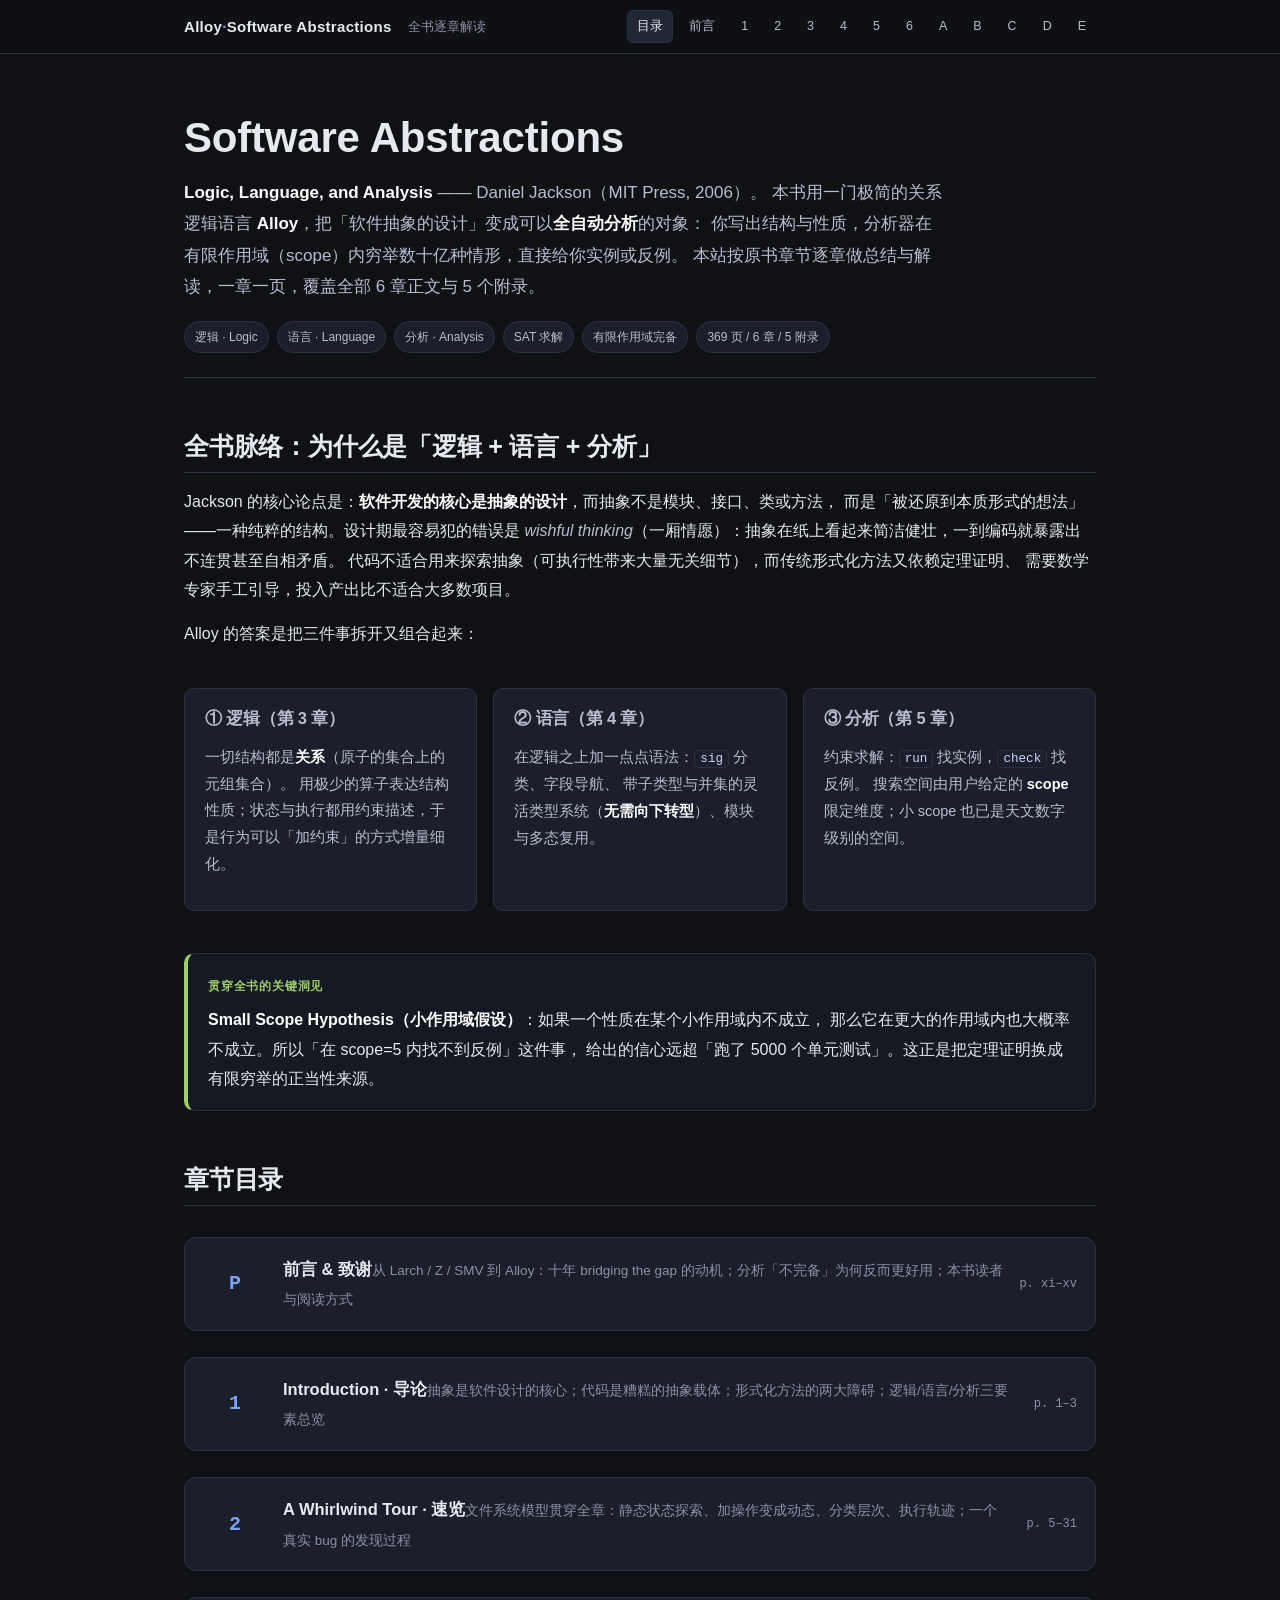
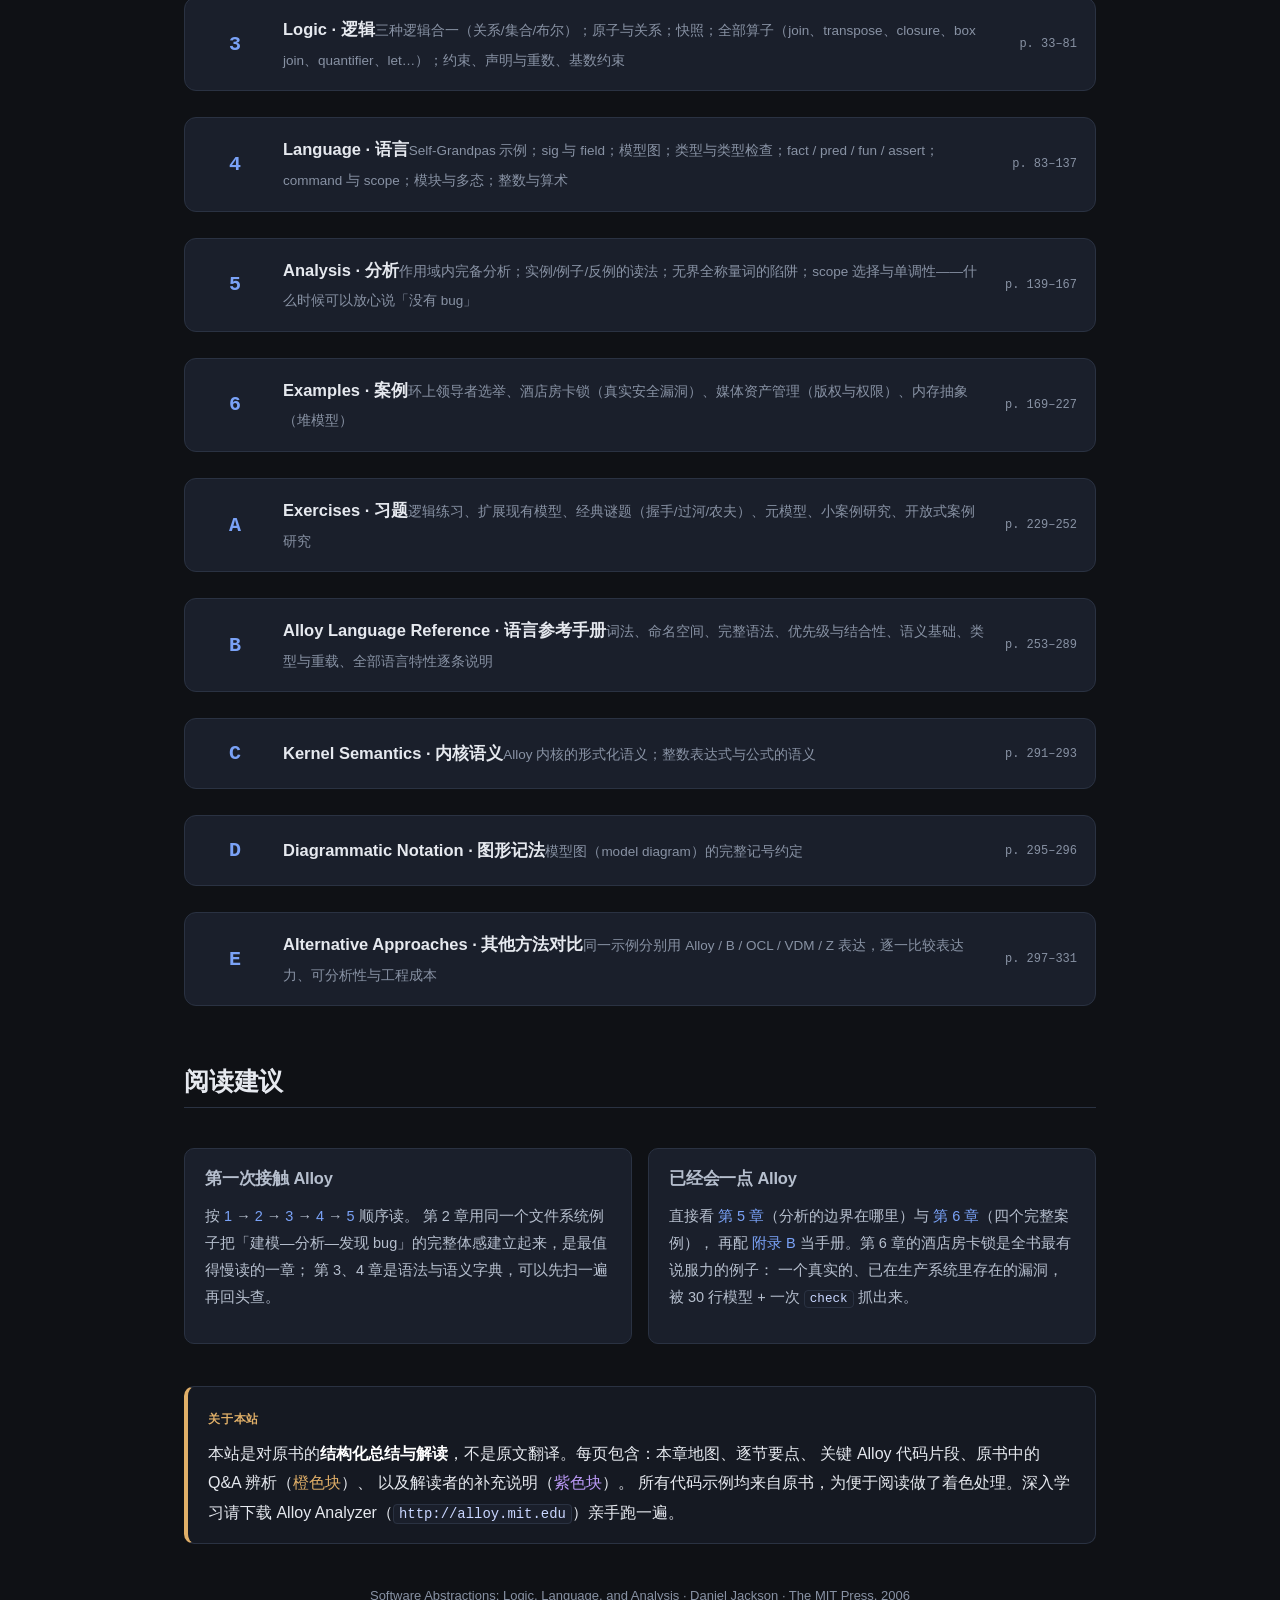
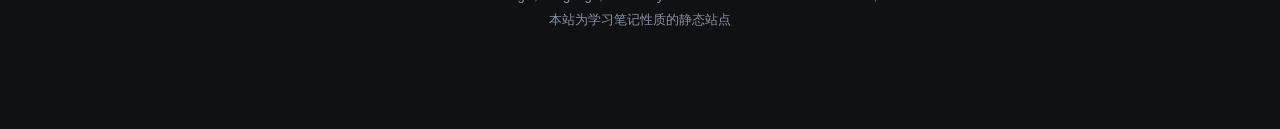
<file: index.html>
<!DOCTYPE html>
<html lang="zh-CN">
<head>
<meta charset="utf-8">
<meta name="viewport" content="width=device-width,initial-scale=1">
<title>Software Abstractions 全书解读 · Alloy 静态站</title>
<link rel="stylesheet" href="style.css">
</head>
<body>
<div class="topbar"><div class="topbar-in">
  <div class="brand">Alloy<span>·</span>Software Abstractions</div>
  <div class="crumb">全书逐章解读</div>
  <nav class="navlinks">
    <a href="index.html" class="on">目录</a>
    <a href="preface.html">前言</a>
    <a href="ch1.html">1</a><a href="ch2.html">2</a><a href="ch3.html">3</a>
    <a href="ch4.html">4</a><a href="ch5.html">5</a><a href="ch6.html">6</a>
    <a href="appA.html">A</a><a href="appB.html">B</a><a href="appC.html">C</a>
    <a href="appD.html">D</a><a href="appE.html">E</a>
  </nav>
</div></div>

<div class="wrap">

<div class="hero">
  <h1>Software Abstractions</h1>
  <div class="lead">
    <strong>Logic, Language, and Analysis</strong> —— Daniel Jackson（MIT Press, 2006）。
    本书用一门极简的关系逻辑语言 <strong>Alloy</strong>，把「软件抽象的设计」变成可以<strong>全自动分析</strong>的对象：
    你写出结构与性质，分析器在有限作用域（scope）内穷举数十亿种情形，直接给你实例或反例。
    本站按原书章节逐章做总结与解读，一章一页，覆盖全部 6 章正文与 5 个附录。
  </div>
  <div class="badges">
    <span class="badge">逻辑 · Logic</span>
    <span class="badge">语言 · Language</span>
    <span class="badge">分析 · Analysis</span>
    <span class="badge">SAT 求解</span>
    <span class="badge">有限作用域完备</span>
    <span class="badge">369 页 / 6 章 / 5 附录</span>
  </div>
</div>

<h2>全书脉络：为什么是「逻辑 + 语言 + 分析」</h2>
<p>
  Jackson 的核心论点是：<strong>软件开发的核心是抽象的设计</strong>，而抽象不是模块、接口、类或方法，
  而是「被还原到本质形式的想法」——一种纯粹的结构。设计期最容易犯的错误是
  <em>wishful thinking</em>（一厢情愿）：抽象在纸上看起来简洁健壮，一到编码就暴露出不连贯甚至自相矛盾。
  代码不适合用来探索抽象（可执行性带来大量无关细节），而传统形式化方法又依赖定理证明、
  需要数学专家手工引导，投入产出比不适合大多数项目。
</p>
<p>Alloy 的答案是把三件事拆开又组合起来：</p>
<div class="grid c3">
  <div class="card">
    <h4>① 逻辑（第 3 章）</h4>
    <p style="font-size:14.5px;color:var(--ink-soft)">一切结构都是<strong>关系</strong>（原子的集合上的元组集合）。
    用极少的算子表达结构性质；状态与执行都用约束描述，于是行为可以「加约束」的方式增量细化。</p>
  </div>
  <div class="card">
    <h4>② 语言（第 4 章）</h4>
    <p style="font-size:14.5px;color:var(--ink-soft)">在逻辑之上加一点点语法：<code>sig</code> 分类、字段导航、
    带子类型与并集的灵活类型系统（<strong>无需向下转型</strong>）、模块与多态复用。</p>
  </div>
  <div class="card">
    <h4>③ 分析（第 5 章）</h4>
    <p style="font-size:14.5px;color:var(--ink-soft)">约束求解：<code>run</code> 找实例，<code>check</code> 找反例。
    搜索空间由用户给定的 <strong>scope</strong> 限定维度；小 scope 也已是天文数字级别的空间。</p>
  </div>
</div>
<div class="callout key">
  <span class="tag">贯穿全书的关键洞见</span>
  <p><strong>Small Scope Hypothesis（小作用域假设）</strong>：如果一个性质在某个小作用域内不成立，
  那么它在更大的作用域内也大概率不成立。所以「在 scope=5 内找不到反例」这件事，
  给出的信心远超「跑了 5000 个单元测试」。这正是把定理证明换成有限穷举的正当性来源。</p>
</div>

<h2>章节目录</h2>
<ul class="chlist">
  <li><a href="preface.html"><span class="no">P</span><span><span class="ti">前言 &amp; 致谢</span><span class="de">从 Larch / Z / SMV 到 Alloy：十年 bridging the gap 的动机；分析「不完备」为何反而更好用；本书读者与阅读方式</span></span><span class="pg">p. xi–xv</span></a></li>
  <li><a href="ch1.html"><span class="no">1</span><span><span class="ti">Introduction · 导论</span><span class="de">抽象是软件设计的核心；代码是糟糕的抽象载体；形式化方法的两大障碍；逻辑/语言/分析三要素总览</span></span><span class="pg">p. 1–3</span></a></li>
  <li><a href="ch2.html"><span class="no">2</span><span><span class="ti">A Whirlwind Tour · 速览</span><span class="de">文件系统模型贯穿全章：静态状态探索、加操作变成动态、分类层次、执行轨迹；一个真实 bug 的发现过程</span></span><span class="pg">p. 5–31</span></a></li>
  <li><a href="ch3.html"><span class="no">3</span><span><span class="ti">Logic · 逻辑</span><span class="de">三种逻辑合一（关系/集合/布尔）；原子与关系；快照；全部算子（join、transpose、closure、box join、quantifier、let…）；约束、声明与重数、基数约束</span></span><span class="pg">p. 33–81</span></a></li>
  <li><a href="ch4.html"><span class="no">4</span><span><span class="ti">Language · 语言</span><span class="de">Self-Grandpas 示例；sig 与 field；模型图；类型与类型检查；fact / pred / fun / assert；command 与 scope；模块与多态；整数与算术</span></span><span class="pg">p. 83–137</span></a></li>
  <li><a href="ch5.html"><span class="no">5</span><span><span class="ti">Analysis · 分析</span><span class="de">作用域内完备分析；实例/例子/反例的读法；无界全称量词的陷阱；scope 选择与单调性——什么时候可以放心说「没有 bug」</span></span><span class="pg">p. 139–167</span></a></li>
  <li><a href="ch6.html"><span class="no">6</span><span><span class="ti">Examples · 案例</span><span class="de">环上领导者选举、酒店房卡锁（真实安全漏洞）、媒体资产管理（版权与权限）、内存抽象（堆模型）</span></span><span class="pg">p. 169–227</span></a></li>
  <li><a href="appA.html"><span class="no">A</span><span><span class="ti">Exercises · 习题</span><span class="de">逻辑练习、扩展现有模型、经典谜题（握手/过河/农夫）、元模型、小案例研究、开放式案例研究</span></span><span class="pg">p. 229–252</span></a></li>
  <li><a href="appB.html"><span class="no">B</span><span><span class="ti">Alloy Language Reference · 语言参考手册</span><span class="de">词法、命名空间、完整语法、优先级与结合性、语义基础、类型与重载、全部语言特性逐条说明</span></span><span class="pg">p. 253–289</span></a></li>
  <li><a href="appC.html"><span class="no">C</span><span><span class="ti">Kernel Semantics · 内核语义</span><span class="de">Alloy 内核的形式化语义；整数表达式与公式的语义</span></span><span class="pg">p. 291–293</span></a></li>
  <li><a href="appD.html"><span class="no">D</span><span><span class="ti">Diagrammatic Notation · 图形记法</span><span class="de">模型图（model diagram）的完整记号约定</span></span><span class="pg">p. 295–296</span></a></li>
  <li><a href="appE.html"><span class="no">E</span><span><span class="ti">Alternative Approaches · 其他方法对比</span><span class="de">同一示例分别用 Alloy / B / OCL / VDM / Z 表达，逐一比较表达力、可分析性与工程成本</span></span><span class="pg">p. 297–331</span></a></li>
</ul>

<h2>阅读建议</h2>
<div class="grid c2">
  <div class="card">
    <h4>第一次接触 Alloy</h4>
    <p style="font-size:14.5px;color:var(--ink-soft)">
      按 <a href="ch1.html">1</a> → <a href="ch2.html">2</a> → <a href="ch3.html">3</a> → <a href="ch4.html">4</a> → <a href="ch5.html">5</a> 顺序读。
      第 2 章用同一个文件系统例子把「建模—分析—发现 bug」的完整体感建立起来，是最值得慢读的一章；
      第 3、4 章是语法与语义字典，可以先扫一遍再回头查。
    </p>
  </div>
  <div class="card">
    <h4>已经会一点 Alloy</h4>
    <p style="font-size:14.5px;color:var(--ink-soft)">
      直接看 <a href="ch5.html">第 5 章</a>（分析的边界在哪里）与 <a href="ch6.html">第 6 章</a>（四个完整案例），
      再配 <a href="appB.html">附录 B</a> 当手册。第 6 章的酒店房卡锁是全书最有说服力的例子：
      一个真实的、已在生产系统里存在的漏洞，被 30 行模型 + 一次 <code>check</code> 抓出来。
    </p>
  </div>
</div>

<div class="callout warn">
  <span class="tag">关于本站</span>
  <p>本站是对原书的<strong>结构化总结与解读</strong>，不是原文翻译。每页包含：本章地图、逐节要点、
  关键 Alloy 代码片段、原书中的 Q&amp;A 辨析（<span style="color:var(--warn)">橙色块</span>）、
  以及解读者的补充说明（<span style="color:var(--violet)">紫色块</span>）。
  所有代码示例均来自原书，为便于阅读做了着色处理。深入学习请下载
  Alloy Analyzer（<code>http://alloy.mit.edu</code>）亲手跑一遍。</p>
</div>

<div class="foot">Software Abstractions: Logic, Language, and Analysis · Daniel Jackson · The MIT Press, 2006<br>本站为学习笔记性质的静态站点</div>

</div>
</body>
</html>
</file>
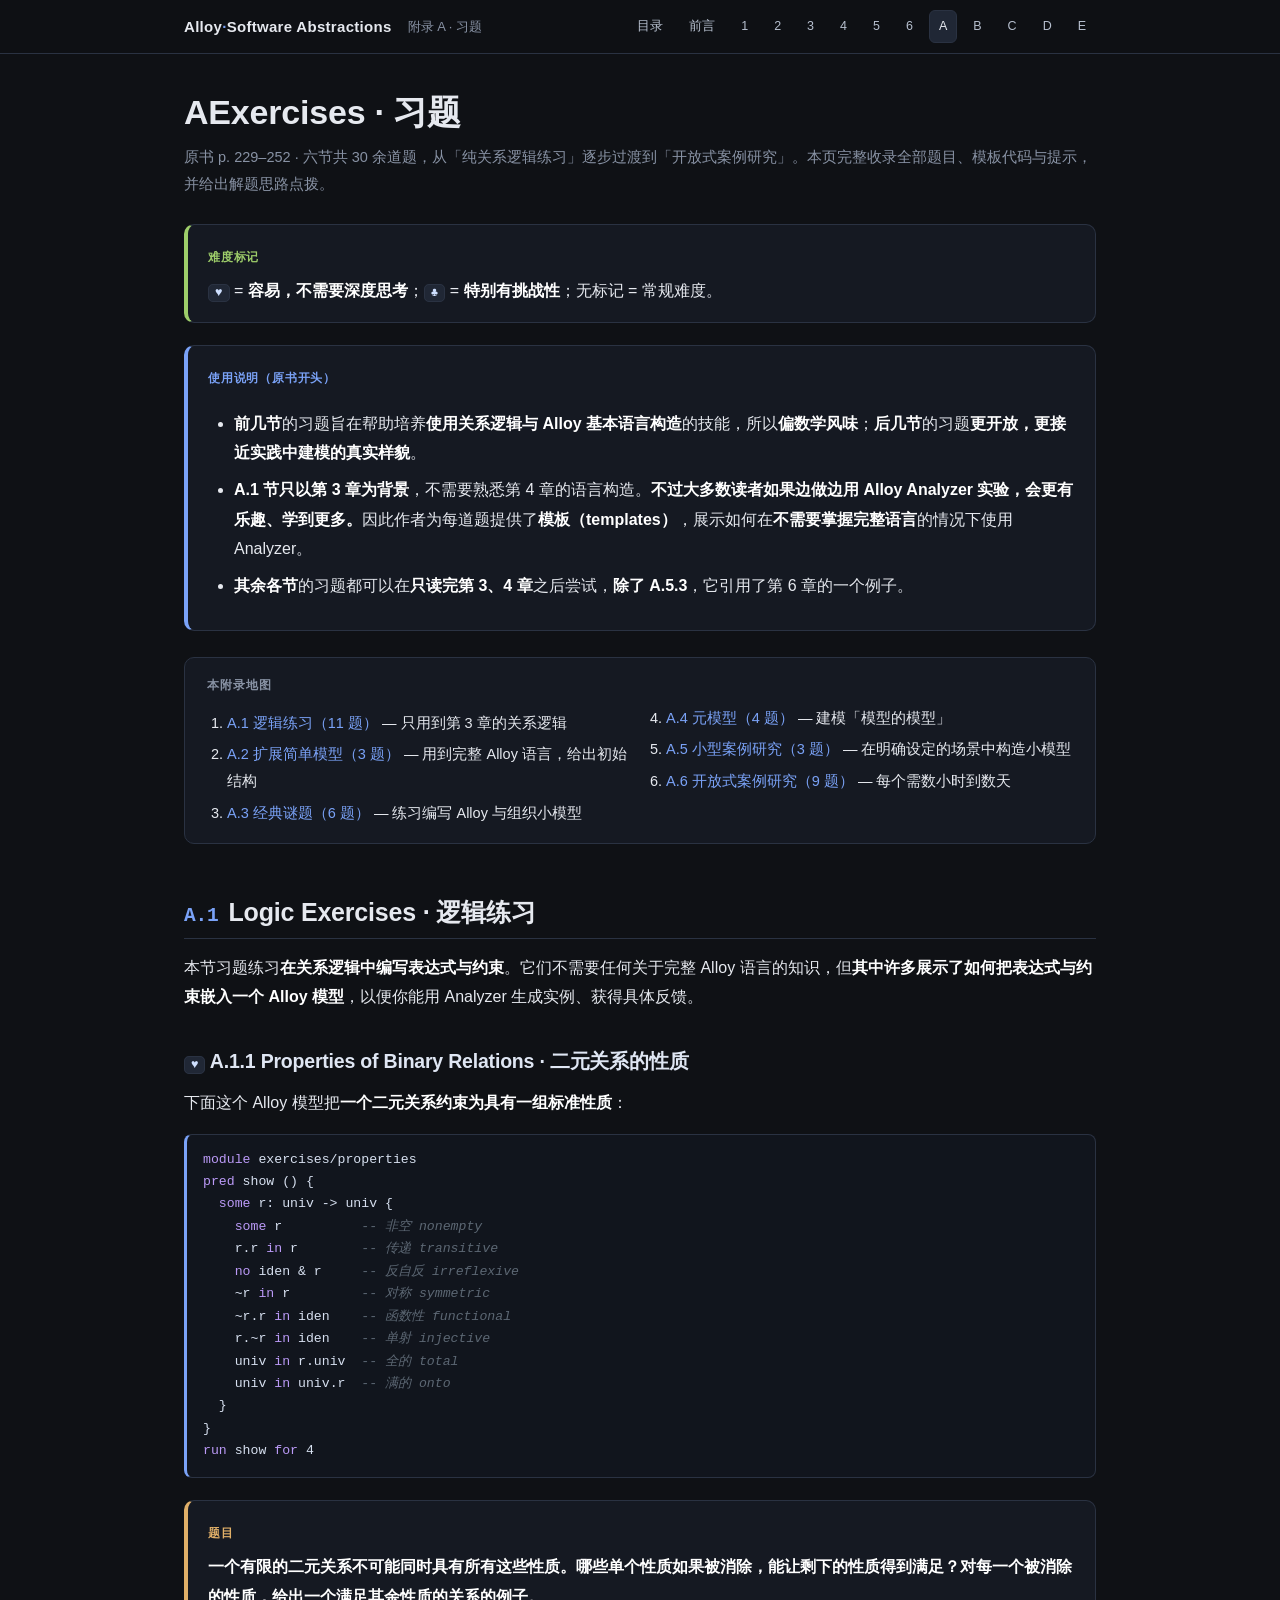
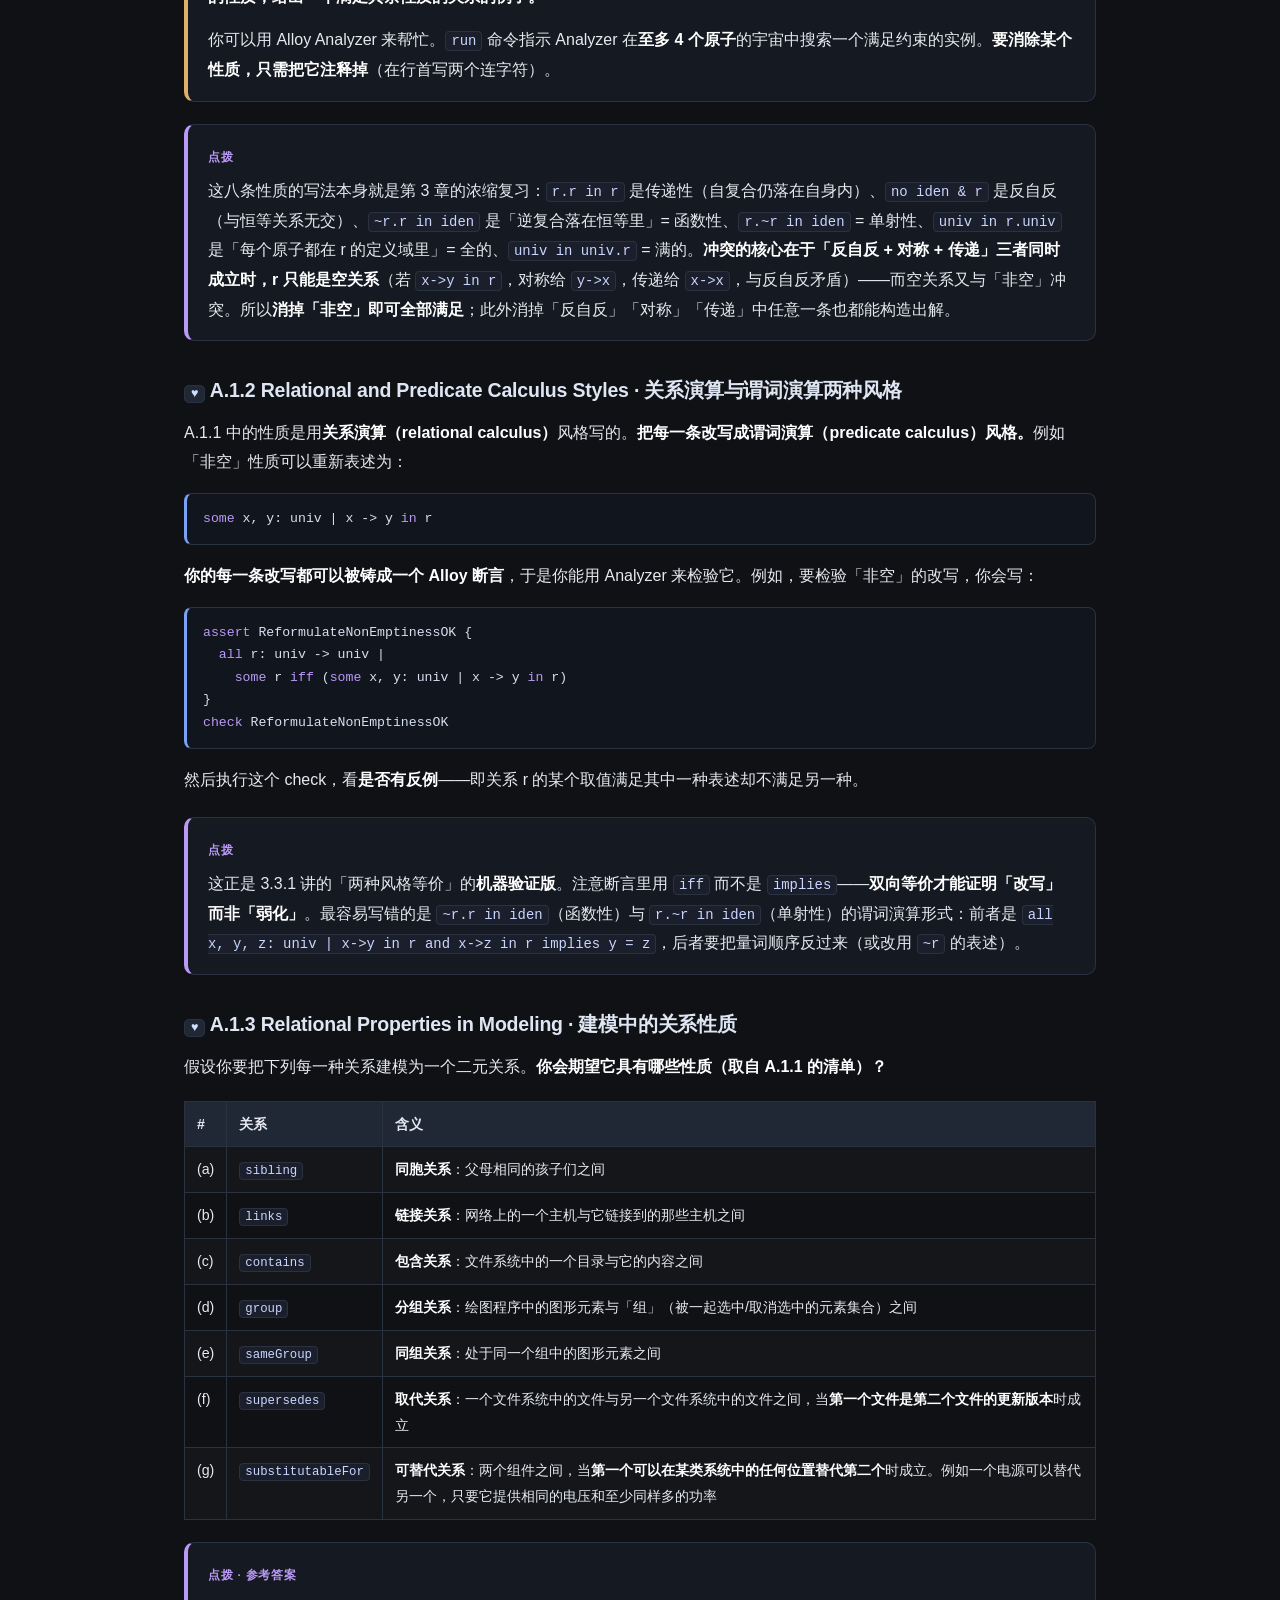
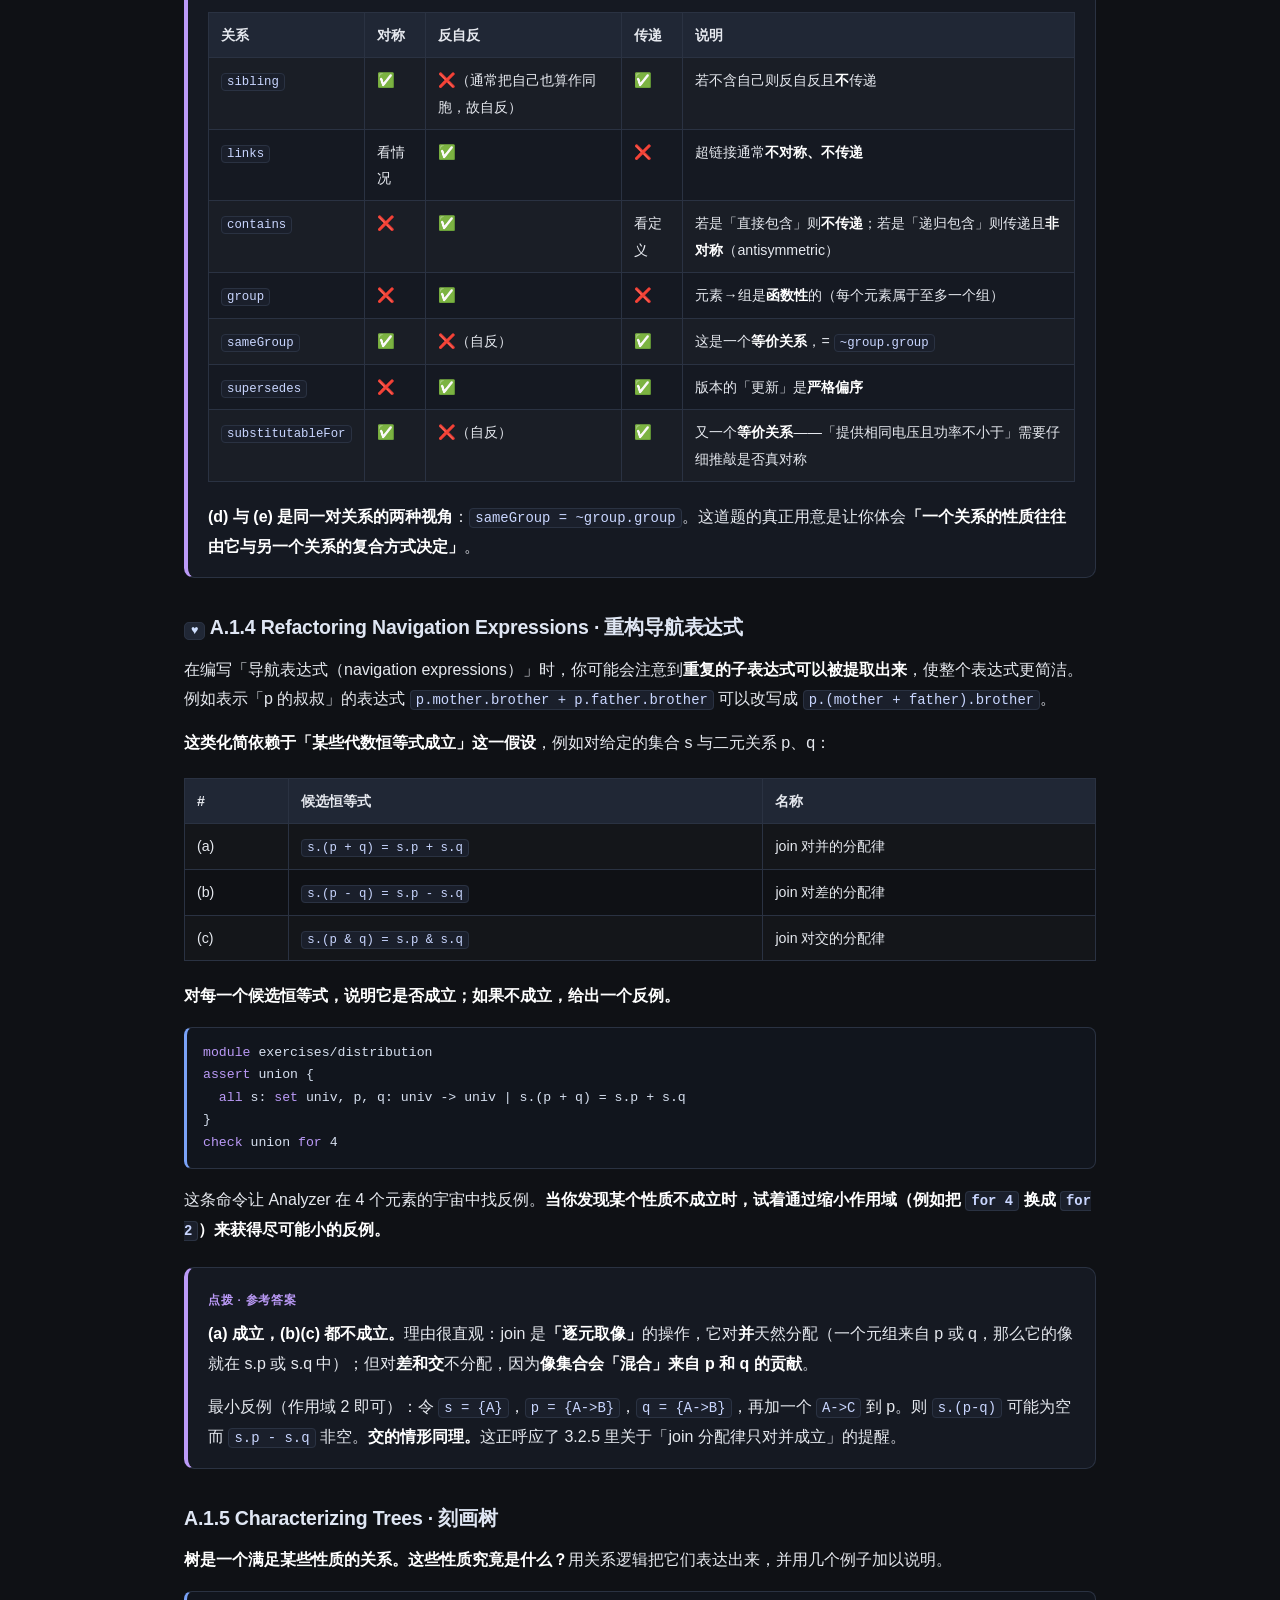
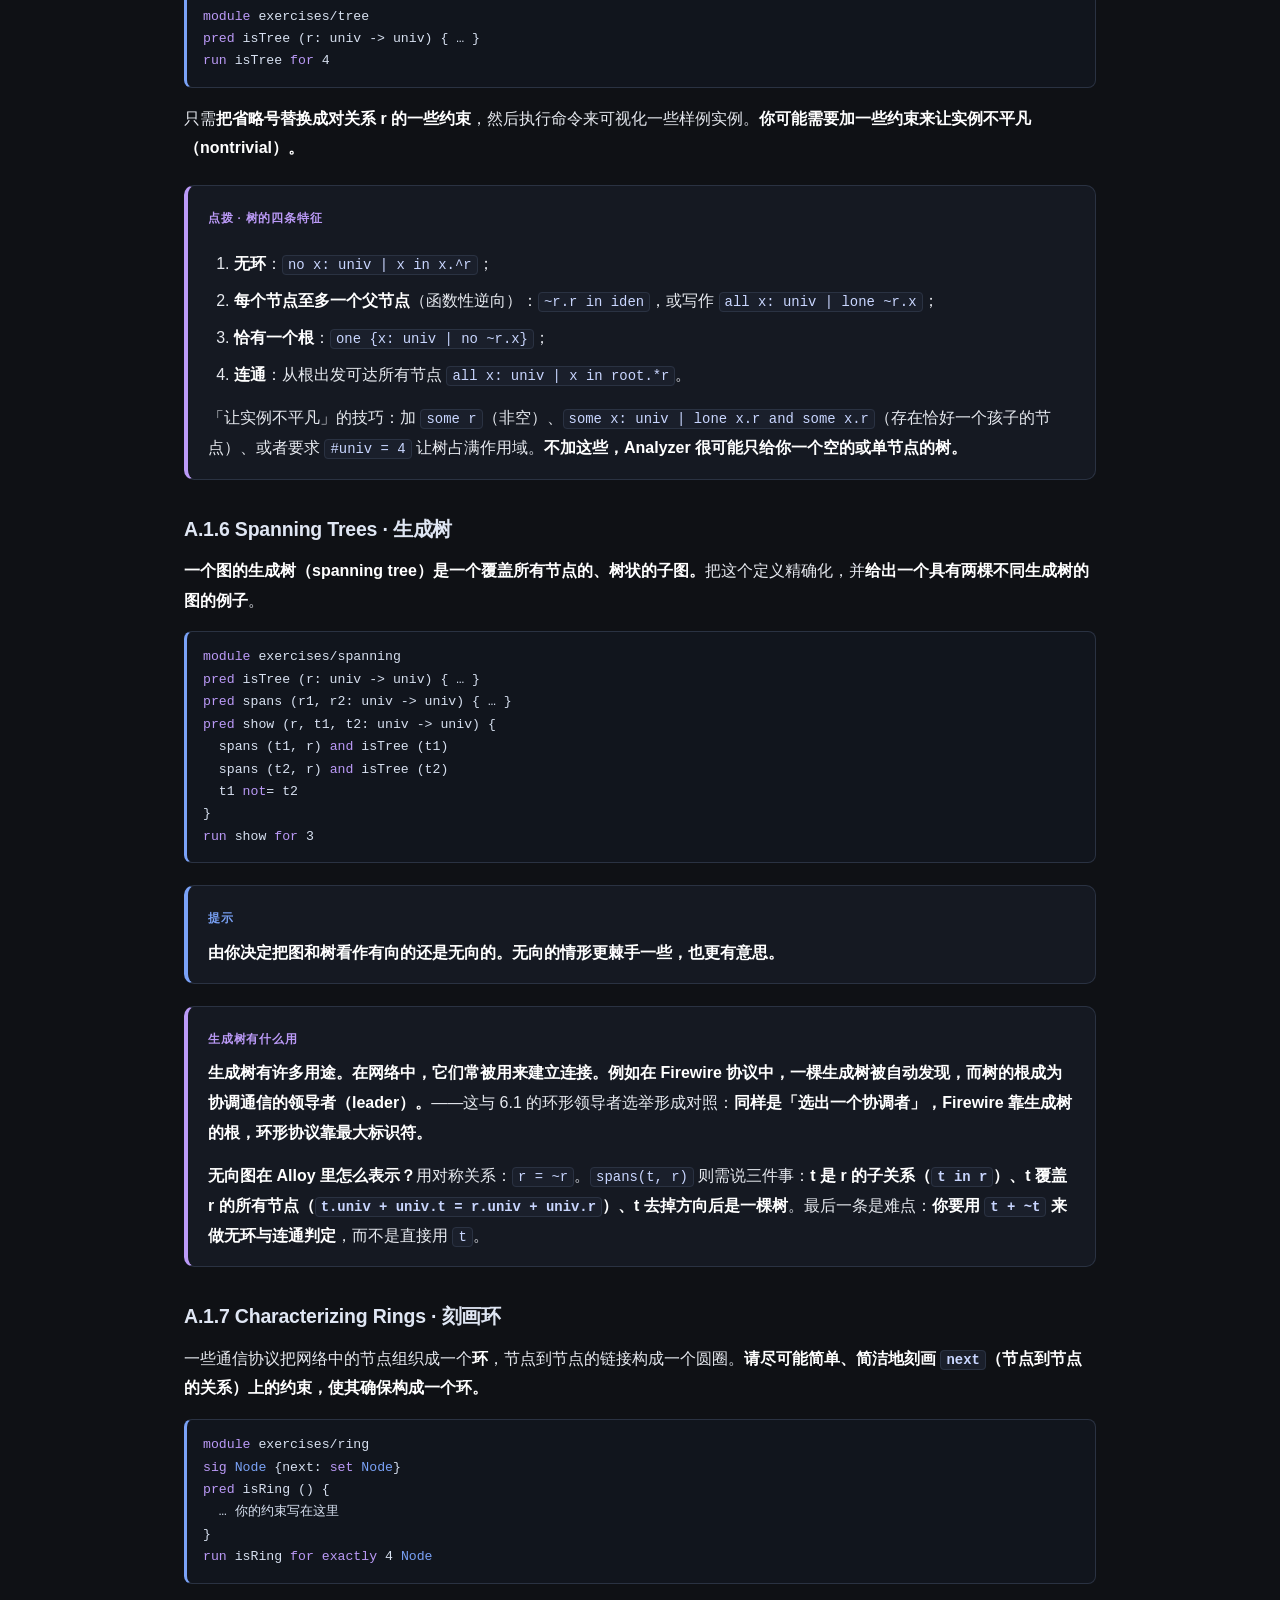
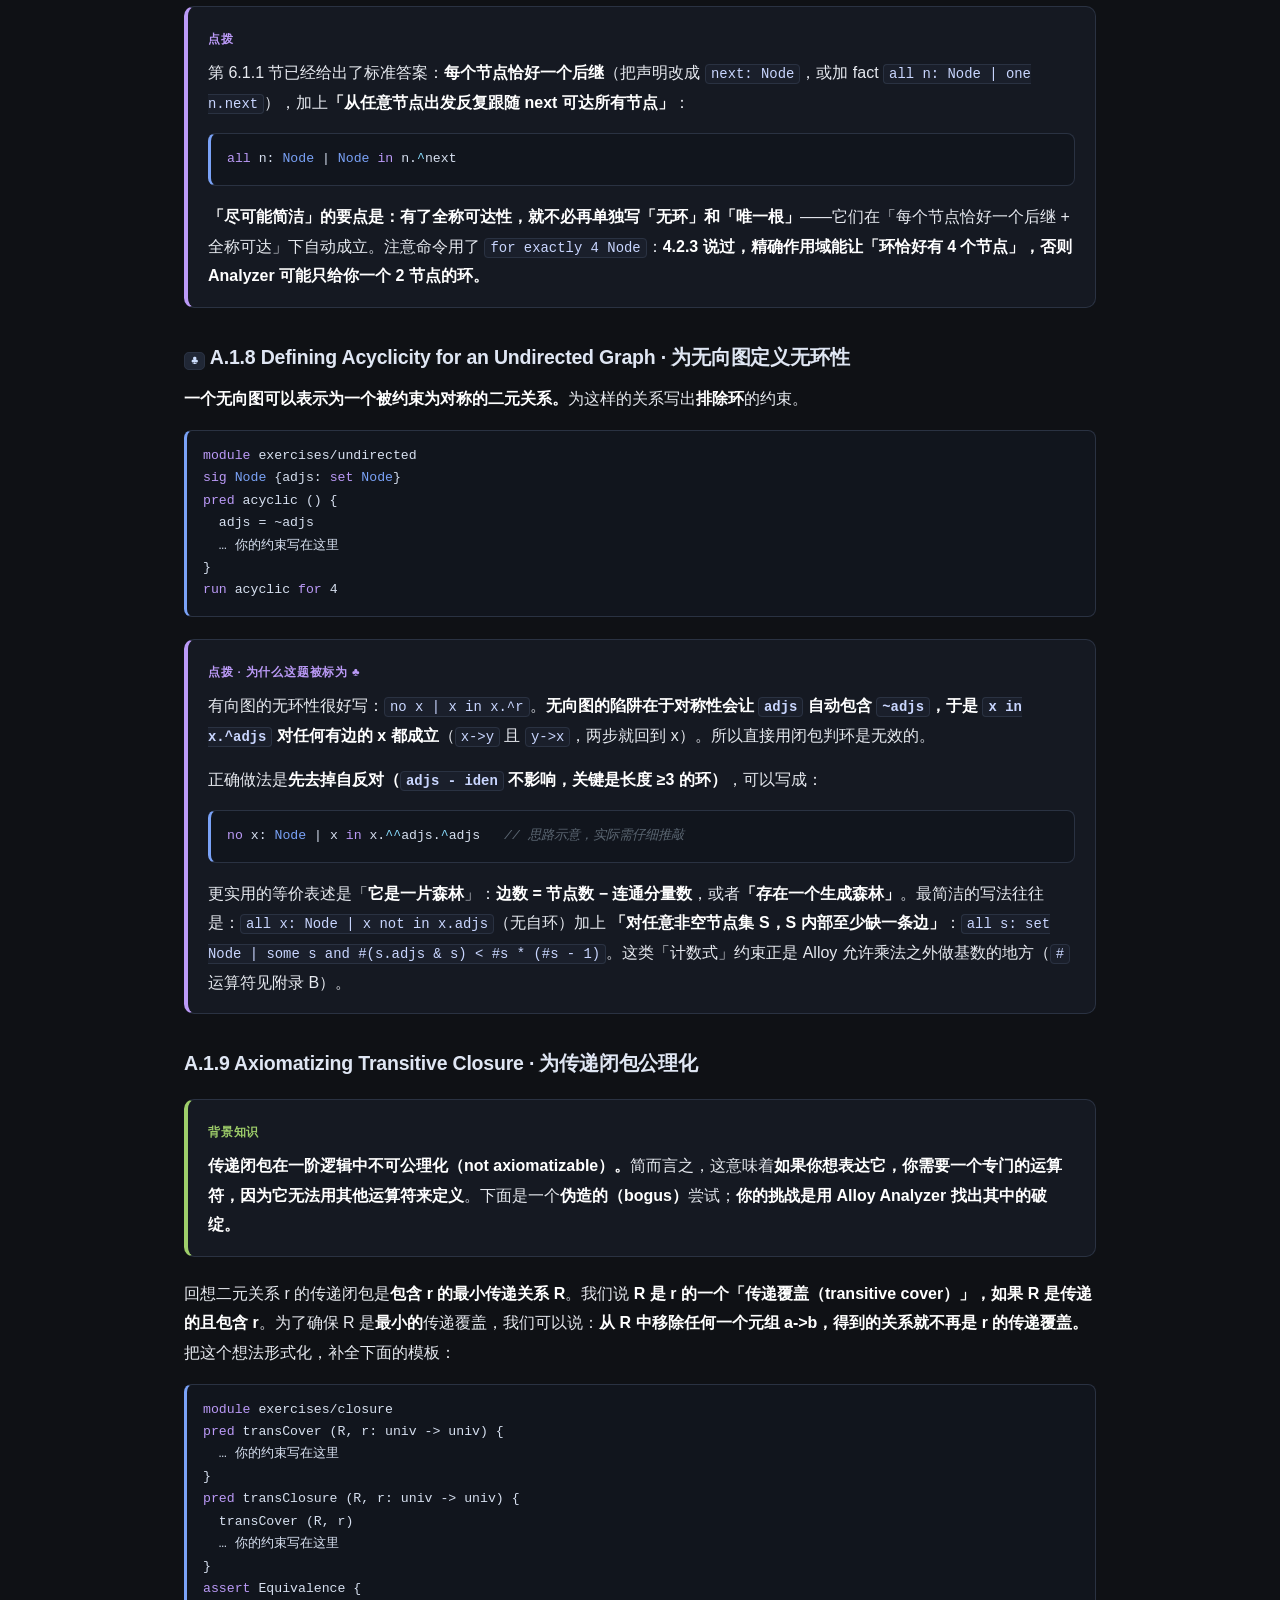
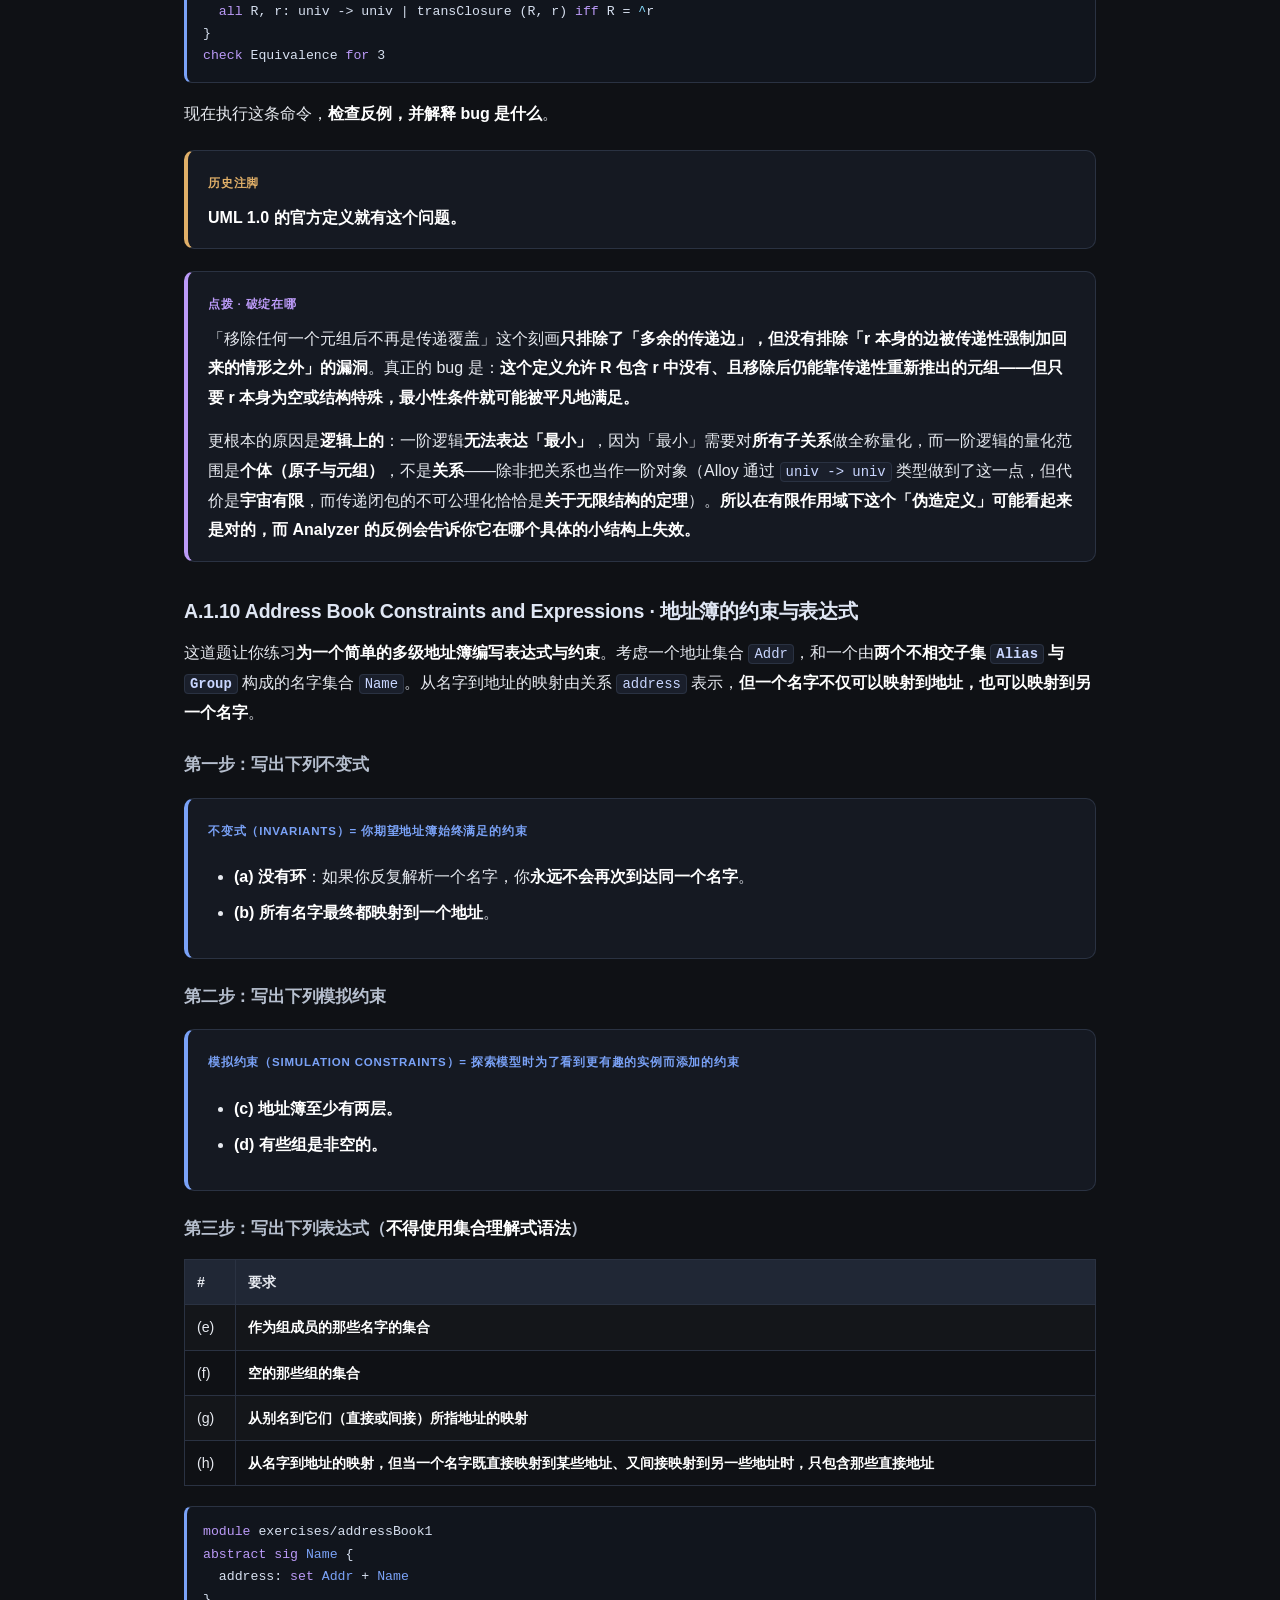
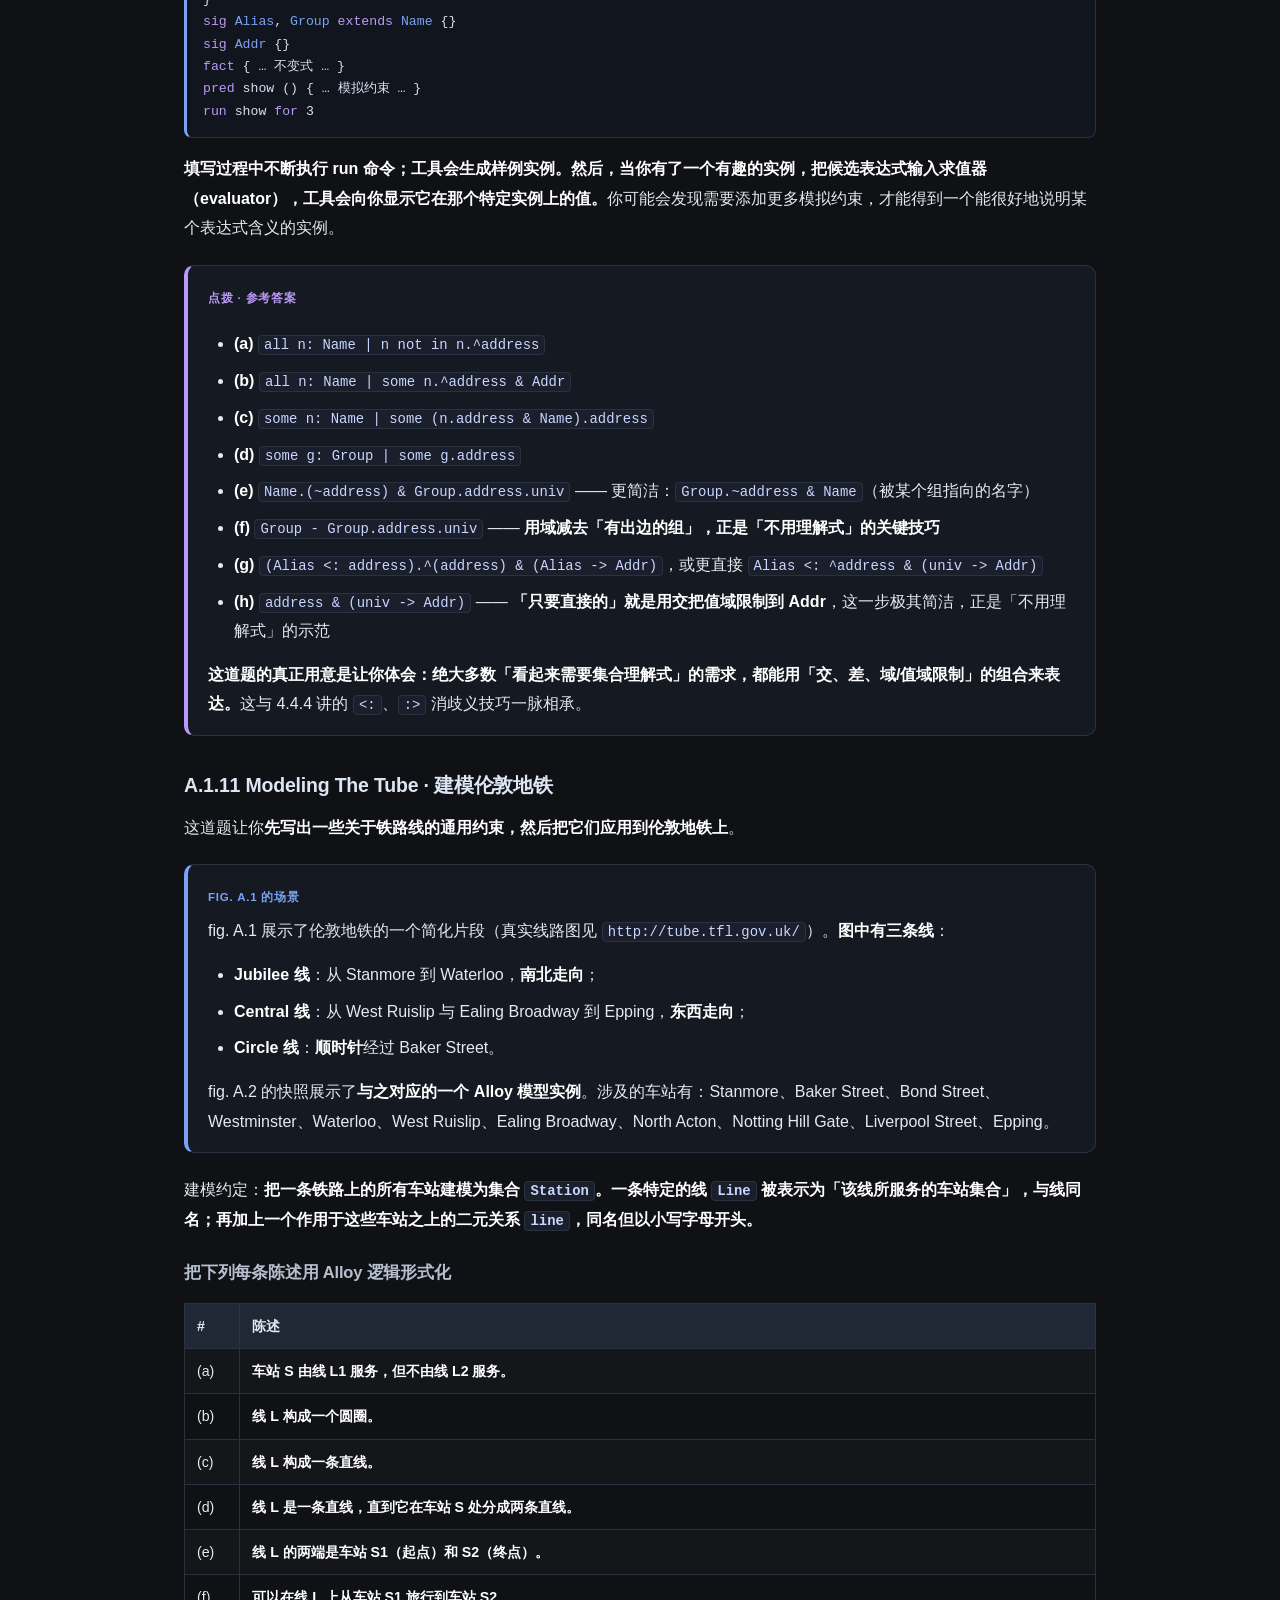
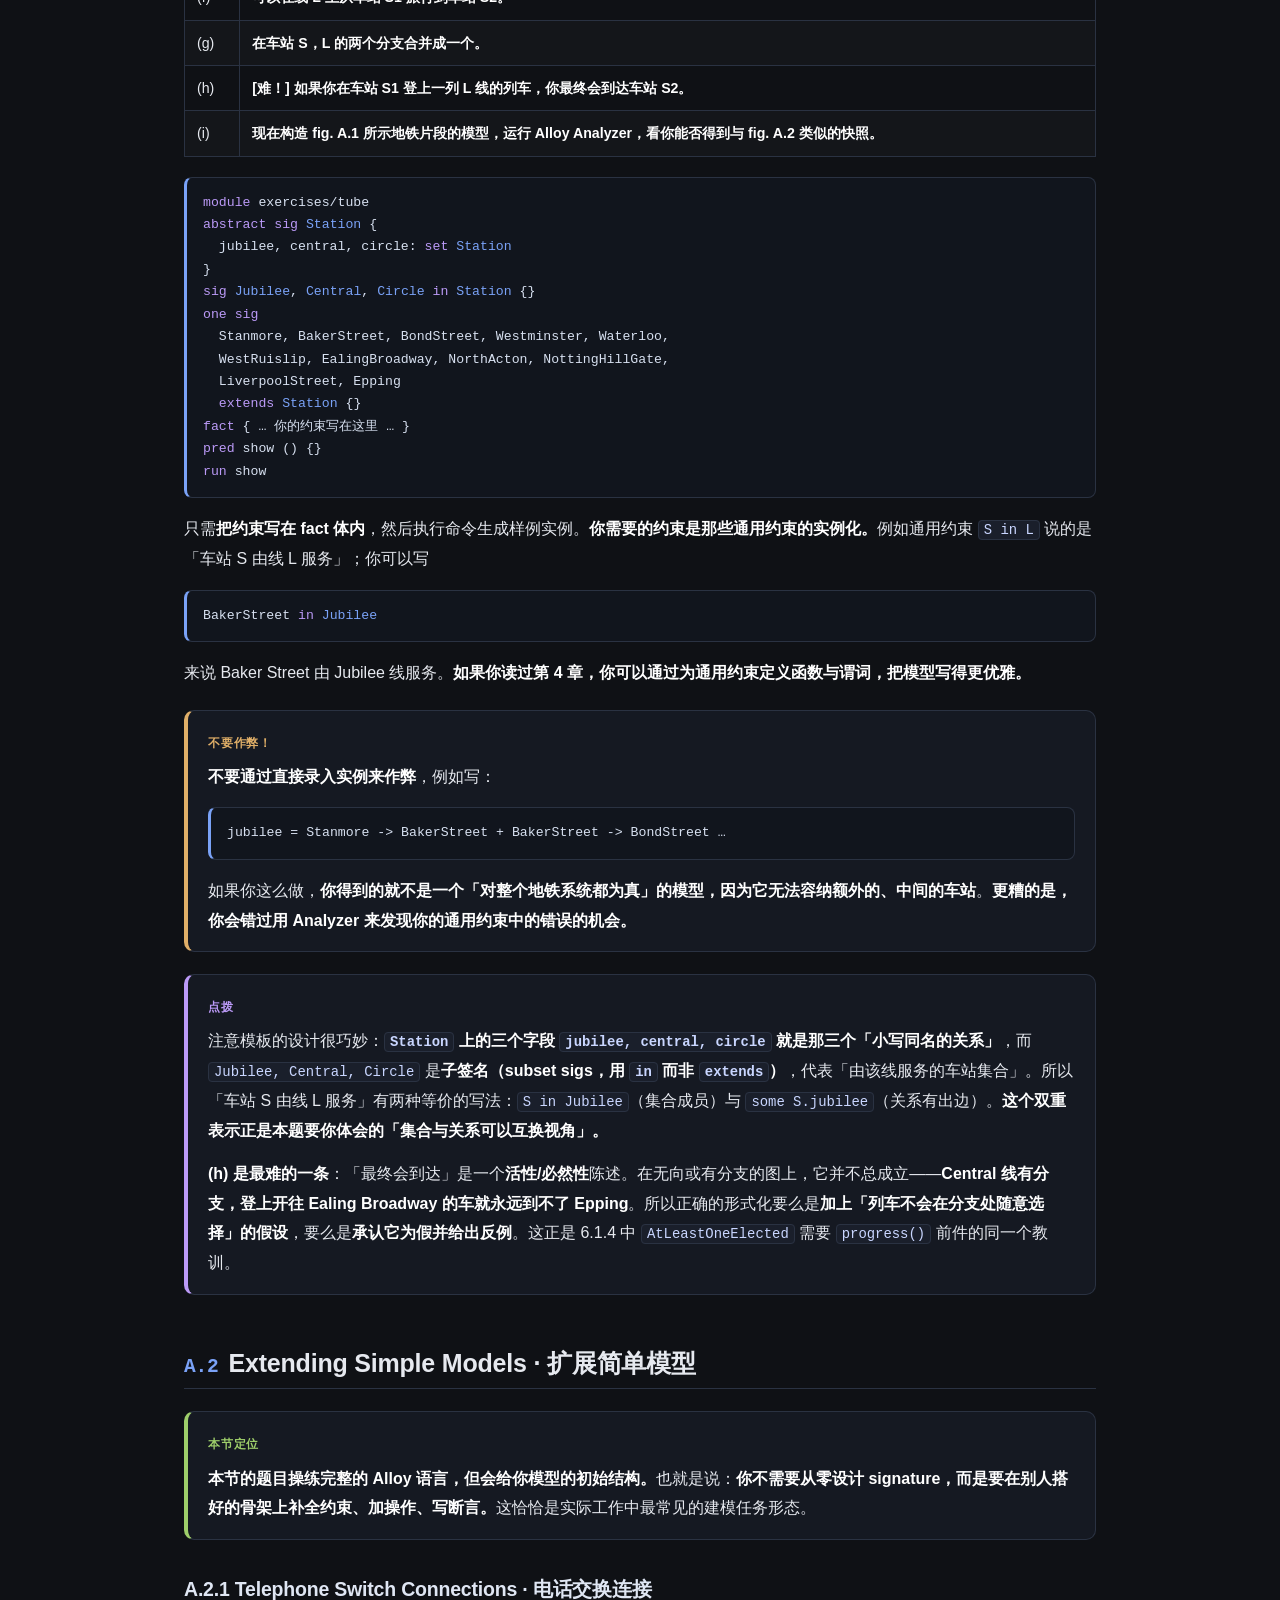
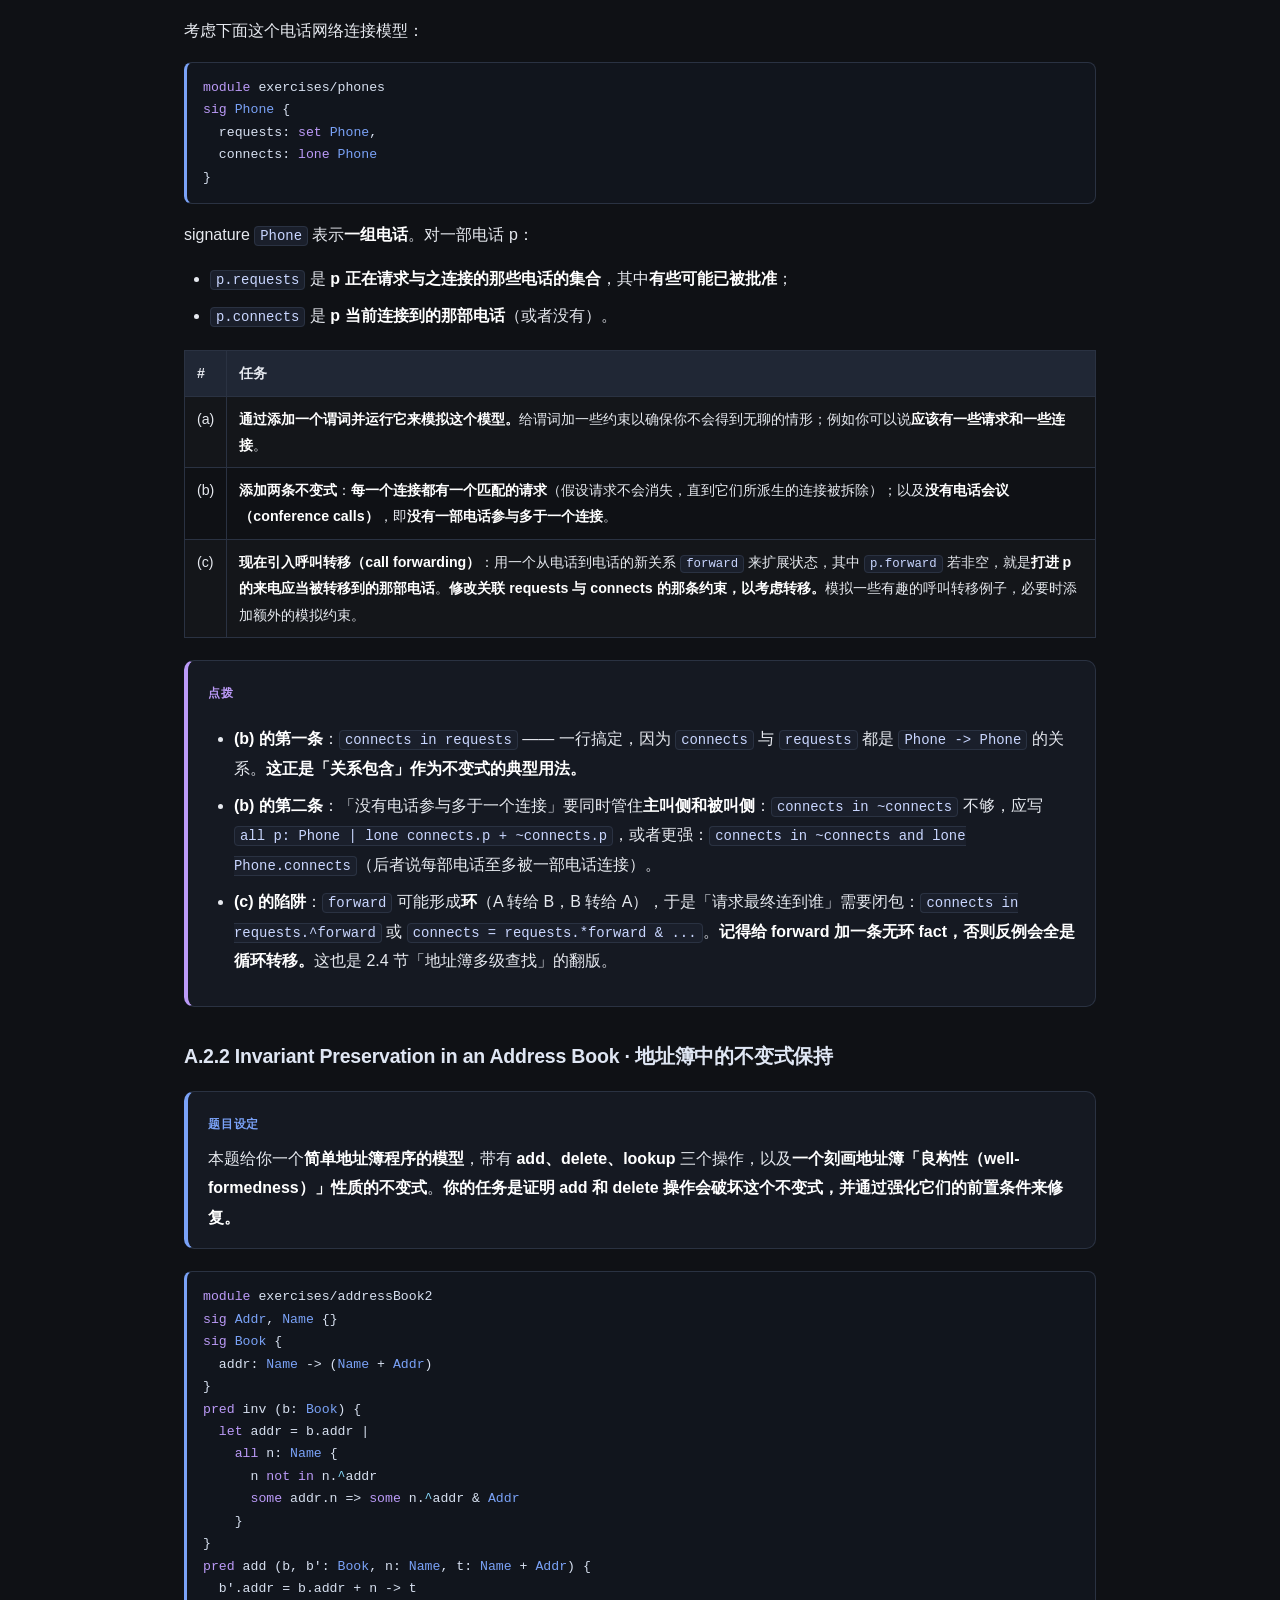
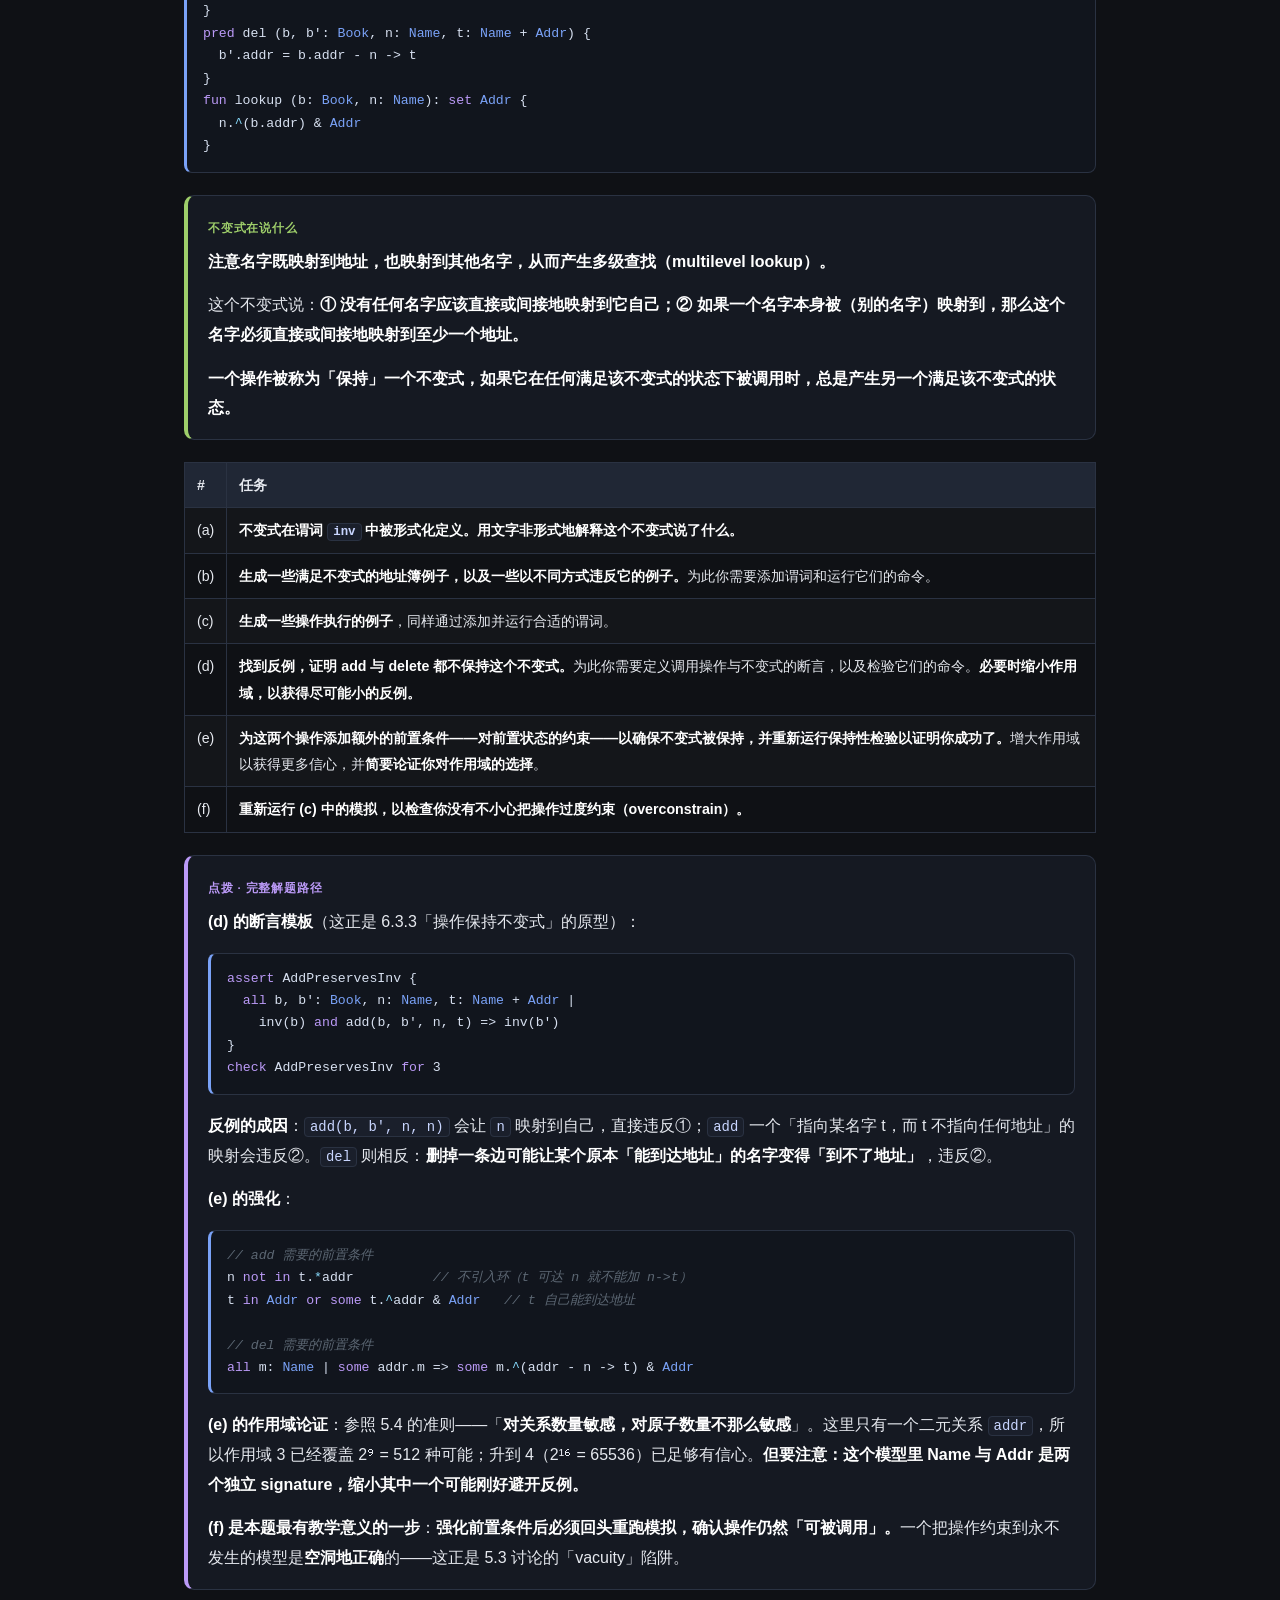
<file: appA.html>
<!DOCTYPE html>
<html lang="zh-CN">
<head>
<meta charset="utf-8">
<meta name="viewport" content="width=device-width,initial-scale=1">
<title>附录 A · Exercises 习题 · Software Abstractions 解读</title>
<link rel="stylesheet" href="style.css">
</head>
<body>
<div class="topbar"><div class="topbar-in">
  <div class="brand">Alloy<span>·</span>Software Abstractions</div>
  <div class="crumb">附录 A · 习题</div>
  <nav class="navlinks">
    <a href="index.html">目录</a>
    <a href="preface.html">前言</a>
    <a href="ch1.html">1</a><a href="ch2.html">2</a><a href="ch3.html">3</a>
    <a href="ch4.html">4</a><a href="ch5.html">5</a><a href="ch6.html">6</a>
    <a href="appA.html" class="on">A</a><a href="appB.html">B</a><a href="appC.html">C</a>
    <a href="appD.html">D</a><a href="appE.html">E</a>
  </nav>
</div></div>

<div class="wrap">
<h1><span class="num">A</span>Exercises · 习题</h1>
<p class="sub">原书 p. 229–252 · 六节共 30 余道题，从「纯关系逻辑练习」逐步过渡到「开放式案例研究」。本页完整收录全部题目、模板代码与提示，并给出解题思路点拨。</p>

<div class="callout key">
  <span class="tag">难度标记</span>
  <p><span class="kbd">♥</span> = <strong>容易，不需要深度思考</strong>；<span class="kbd">♣</span> = <strong>特别有挑战性</strong>；无标记 = 常规难度。</p>
</div>

<div class="callout">
  <span class="tag">使用说明（原书开头）</span>
  <ul>
    <li><strong>前几节</strong>的习题旨在帮助培养<strong>使用关系逻辑与 Alloy 基本语言构造</strong>的技能，所以<strong>偏数学风味</strong>；<strong>后几节</strong>的习题<strong>更开放，更接近实践中建模的真实样貌</strong>。</li>
    <li><strong>A.1 节只以第 3 章为背景</strong>，不需要熟悉第 4 章的语言构造。<strong>不过大多数读者如果边做边用 Alloy Analyzer 实验，会更有乐趣、学到更多。</strong>因此作者为每道题提供了<strong>模板（templates）</strong>，展示如何在<strong>不需要掌握完整语言</strong>的情况下使用 Analyzer。</li>
    <li><strong>其余各节</strong>的习题都可以在<strong>只读完第 3、4 章</strong>之后尝试，<strong>除了 A.5.3</strong>，它引用了第 6 章的一个例子。</li>
  </ul>
</div>

<div class="toc">
  <div class="t">本附录地图</div>
  <ol>
    <li><a href="#sa1">A.1 逻辑练习（11 题）</a> — 只用到第 3 章的关系逻辑</li>
    <li><a href="#sa2">A.2 扩展简单模型（3 题）</a> — 用到完整 Alloy 语言，给出初始结构</li>
    <li><a href="#sa3">A.3 经典谜题（6 题）</a> — 练习编写 Alloy 与组织小模型</li>
    <li><a href="#sa4">A.4 元模型（4 题）</a> — 建模「模型的模型」</li>
    <li><a href="#sa5">A.5 小型案例研究（3 题）</a> — 在明确设定的场景中构造小模型</li>
    <li><a href="#sa6">A.6 开放式案例研究（9 题）</a> — 每个需数小时到数天</li>
  </ol>
</div>

<h2 id="sa1"><span class="num">A.1</span>Logic Exercises · 逻辑练习</h2>
<p>本节习题练习<strong>在关系逻辑中编写表达式与约束</strong>。它们不需要任何关于完整 Alloy 语言的知识，但<strong>其中许多展示了如何把表达式与约束嵌入一个 Alloy 模型</strong>，以便你能用 Analyzer 生成实例、获得具体反馈。</p>

<h3><span class="kbd">♥</span> A.1.1 Properties of Binary Relations · 二元关系的性质</h3>
<p>下面这个 Alloy 模型把<strong>一个二元关系约束为具有一组标准性质</strong>：</p>
<pre><code><span class="k">module</span> exercises/properties
<span class="k">pred</span> show () {
  <span class="k">some</span> r: univ -&gt; univ {
    <span class="k">some</span> r          <span class="c">-- 非空 nonempty</span>
    r.r <span class="k">in</span> r        <span class="c">-- 传递 transitive</span>
    <span class="k">no</span> iden &amp; r     <span class="c">-- 反自反 irreflexive</span>
    ~r <span class="k">in</span> r         <span class="c">-- 对称 symmetric</span>
    ~r.r <span class="k">in</span> iden    <span class="c">-- 函数性 functional</span>
    r.~r <span class="k">in</span> iden    <span class="c">-- 单射 injective</span>
    univ <span class="k">in</span> r.univ  <span class="c">-- 全的 total</span>
    univ <span class="k">in</span> univ.r  <span class="c">-- 满的 onto</span>
  }
}
<span class="k">run</span> show <span class="k">for</span> 4</code></pre>
<div class="callout warn">
  <span class="tag">题目</span>
  <p><strong>一个有限的二元关系不可能同时具有所有这些性质。哪些单个性质如果被消除，能让剩下的性质得到满足？对每一个被消除的性质，给出一个满足其余性质的关系的例子。</strong></p>
  <p>你可以用 Alloy Analyzer 来帮忙。<code>run</code> 命令指示 Analyzer 在<strong>至多 4 个原子</strong>的宇宙中搜索一个满足约束的实例。<strong>要消除某个性质，只需把它注释掉</strong>（在行首写两个连字符）。</p>
</div>
<div class="callout idea">
  <span class="tag">点拨</span>
  <p>这八条性质的写法本身就是第 3 章的浓缩复习：<code>r.r in r</code> 是传递性（自复合仍落在自身内）、<code>no iden &amp; r</code> 是反自反（与恒等关系无交）、<code>~r.r in iden</code> 是「逆复合落在恒等里」= 函数性、<code>r.~r in iden</code> = 单射性、<code>univ in r.univ</code> 是「每个原子都在 r 的定义域里」= 全的、<code>univ in univ.r</code> = 满的。<strong>冲突的核心在于「反自反 + 对称 + 传递」三者同时成立时，r 只能是空关系</strong>（若 <code>x-&gt;y in r</code>，对称给 <code>y-&gt;x</code>，传递给 <code>x-&gt;x</code>，与反自反矛盾）——而空关系又与「非空」冲突。所以<strong>消掉「非空」即可全部满足</strong>；此外消掉「反自反」「对称」「传递」中任意一条也都能构造出解。</p>
</div>

<h3><span class="kbd">♥</span> A.1.2 Relational and Predicate Calculus Styles · 关系演算与谓词演算两种风格</h3>
<p>A.1.1 中的性质是用<strong>关系演算（relational calculus）</strong>风格写的。<strong>把每一条改写成谓词演算（predicate calculus）风格。</strong>例如「非空」性质可以重新表述为：</p>
<pre><code><span class="k">some</span> x, y: univ | x -&gt; y <span class="k">in</span> r</code></pre>
<p><strong>你的每一条改写都可以被铸成一个 Alloy 断言</strong>，于是你能用 Analyzer 来检验它。例如，要检验「非空」的改写，你会写：</p>
<pre><code><span class="k">assert</span> ReformulateNonEmptinessOK {
  <span class="k">all</span> r: univ -&gt; univ |
    <span class="k">some</span> r <span class="k">iff</span> (<span class="k">some</span> x, y: univ | x -&gt; y <span class="k">in</span> r)
}
<span class="k">check</span> ReformulateNonEmptinessOK</code></pre>
<p>然后执行这个 check，看<strong>是否有反例</strong>——即关系 r 的某个取值满足其中一种表述却不满足另一种。</p>
<div class="callout idea">
  <span class="tag">点拨</span>
  <p>这正是 3.3.1 讲的「两种风格等价」的<strong>机器验证版</strong>。注意断言里用 <code>iff</code> 而不是 <code>implies</code>——<strong>双向等价才能证明「改写」而非「弱化」</strong>。最容易写错的是 <code>~r.r in iden</code>（函数性）与 <code>r.~r in iden</code>（单射性）的谓词演算形式：前者是 <code>all x, y, z: univ | x-&gt;y in r and x-&gt;z in r implies y = z</code>，后者要把量词顺序反过来（或改用 <code>~r</code> 的表述）。</p>
</div>

<h3><span class="kbd">♥</span> A.1.3 Relational Properties in Modeling · 建模中的关系性质</h3>
<p>假设你要把下列每一种关系建模为一个二元关系。<strong>你会期望它具有哪些性质（取自 A.1.1 的清单）？</strong></p>
<table>
  <thead><tr><th>#</th><th>关系</th><th>含义</th></tr></thead>
  <tbody>
    <tr><td>(a)</td><td><code>sibling</code></td><td><strong>同胞关系</strong>：父母相同的孩子们之间</td></tr>
    <tr><td>(b)</td><td><code>links</code></td><td><strong>链接关系</strong>：网络上的一个主机与它链接到的那些主机之间</td></tr>
    <tr><td>(c)</td><td><code>contains</code></td><td><strong>包含关系</strong>：文件系统中的一个目录与它的内容之间</td></tr>
    <tr><td>(d)</td><td><code>group</code></td><td><strong>分组关系</strong>：绘图程序中的图形元素与「组」（被一起选中/取消选中的元素集合）之间</td></tr>
    <tr><td>(e)</td><td><code>sameGroup</code></td><td><strong>同组关系</strong>：处于同一个组中的图形元素之间</td></tr>
    <tr><td>(f)</td><td><code>supersedes</code></td><td><strong>取代关系</strong>：一个文件系统中的文件与另一个文件系统中的文件之间，当<strong>第一个文件是第二个文件的更新版本</strong>时成立</td></tr>
    <tr><td>(g)</td><td><code>substitutableFor</code></td><td><strong>可替代关系</strong>：两个组件之间，当<strong>第一个可以在某类系统中的任何位置替代第二个</strong>时成立。例如一个电源可以替代另一个，只要它提供相同的电压和至少同样多的功率</td></tr>
  </tbody>
</table>
<div class="callout idea">
  <span class="tag">点拨 · 参考答案</span>
  <table>
    <thead><tr><th>关系</th><th>对称</th><th>反自反</th><th>传递</th><th>说明</th></tr></thead>
    <tbody>
      <tr><td><code>sibling</code></td><td>✅</td><td>❌（通常把自己也算作同胞，故自反）</td><td>✅</td><td>若不含自己则反自反且<strong>不</strong>传递</td></tr>
      <tr><td><code>links</code></td><td>看情况</td><td>✅</td><td>❌</td><td>超链接通常<strong>不对称、不传递</strong></td></tr>
      <tr><td><code>contains</code></td><td>❌</td><td>✅</td><td>看定义</td><td>若是「直接包含」则<strong>不传递</strong>；若是「递归包含」则传递且<strong>非对称</strong>（antisymmetric）</td></tr>
      <tr><td><code>group</code></td><td>❌</td><td>✅</td><td>❌</td><td>元素→组是<strong>函数性</strong>的（每个元素属于至多一个组）</td></tr>
      <tr><td><code>sameGroup</code></td><td>✅</td><td>❌（自反）</td><td>✅</td><td>这是一个<strong>等价关系</strong>，= <code>~group.group</code></td></tr>
      <tr><td><code>supersedes</code></td><td>❌</td><td>✅</td><td>✅</td><td>版本的「更新」是<strong>严格偏序</strong></td></tr>
      <tr><td><code>substitutableFor</code></td><td>✅</td><td>❌（自反）</td><td>✅</td><td>又一个<strong>等价关系</strong>——「提供相同电压且功率不小于」需要仔细推敲是否真对称</td></tr>
    </tbody>
  </table>
  <p><strong>(d) 与 (e) 是同一对关系的两种视角</strong>：<code>sameGroup = ~group.group</code>。这道题的真正用意是让你体会<strong>「一个关系的性质往往由它与另一个关系的复合方式决定」</strong>。</p>
</div>

<h3><span class="kbd">♥</span> A.1.4 Refactoring Navigation Expressions · 重构导航表达式</h3>
<p>在编写「导航表达式（navigation expressions）」时，你可能会注意到<strong>重复的子表达式可以被提取出来</strong>，使整个表达式更简洁。例如表示「p 的叔叔」的表达式 <code>p.mother.brother + p.father.brother</code> 可以改写成 <code>p.(mother + father).brother</code>。</p>
<p><strong>这类化简依赖于「某些代数恒等式成立」这一假设</strong>，例如对给定的集合 s 与二元关系 p、q：</p>
<table>
  <thead><tr><th>#</th><th>候选恒等式</th><th>名称</th></tr></thead>
  <tbody>
    <tr><td>(a)</td><td><code>s.(p + q) = s.p + s.q</code></td><td>join 对并的分配律</td></tr>
    <tr><td>(b)</td><td><code>s.(p - q) = s.p - s.q</code></td><td>join 对差的分配律</td></tr>
    <tr><td>(c)</td><td><code>s.(p &amp; q) = s.p &amp; s.q</code></td><td>join 对交的分配律</td></tr>
  </tbody>
</table>
<p><strong>对每一个候选恒等式，说明它是否成立；如果不成立，给出一个反例。</strong></p>
<pre><code><span class="k">module</span> exercises/distribution
<span class="k">assert</span> union {
  <span class="k">all</span> s: <span class="k">set</span> univ, p, q: univ -&gt; univ | s.(p + q) = s.p + s.q
}
<span class="k">check</span> union <span class="k">for</span> 4</code></pre>
<p>这条命令让 Analyzer 在 4 个元素的宇宙中找反例。<strong>当你发现某个性质不成立时，试着通过缩小作用域（例如把 <code>for 4</code> 换成 <code>for 2</code>）来获得尽可能小的反例。</strong></p>
<div class="callout idea">
  <span class="tag">点拨 · 参考答案</span>
  <p><strong>(a) 成立，(b)(c) 都不成立。</strong>理由很直观：join 是<strong>「逐元取像」</strong>的操作，它对<strong>并</strong>天然分配（一个元组来自 p 或 q，那么它的像就在 s.p 或 s.q 中）；但对<strong>差和交</strong>不分配，因为<strong>像集合会「混合」来自 p 和 q 的贡献</strong>。</p>
  <p>最小反例（作用域 2 即可）：令 <code>s = {A}</code>，<code>p = {A-&gt;B}</code>，<code>q = {A-&gt;B}</code>，再加一个 <code>A-&gt;C</code> 到 p。则 <code>s.(p-q)</code> 可能为空而 <code>s.p - s.q</code> 非空。<strong>交的情形同理。</strong>这正呼应了 3.2.5 里关于「join 分配律只对并成立」的提醒。</p>
</div>

<h3>A.1.5 Characterizing Trees · 刻画树</h3>
<p><strong>树是一个满足某些性质的关系。这些性质究竟是什么？</strong>用关系逻辑把它们表达出来，并用几个例子加以说明。</p>
<pre><code><span class="k">module</span> exercises/tree
<span class="k">pred</span> isTree (r: univ -&gt; univ) { … }
<span class="k">run</span> isTree <span class="k">for</span> 4</code></pre>
<p>只需<strong>把省略号替换成对关系 r 的一些约束</strong>，然后执行命令来可视化一些样例实例。<strong>你可能需要加一些约束来让实例不平凡（nontrivial）。</strong></p>
<div class="callout idea">
  <span class="tag">点拨 · 树的四条特征</span>
  <ol>
    <li><strong>无环</strong>：<code>no x: univ | x in x.^r</code>；</li>
    <li><strong>每个节点至多一个父节点</strong>（函数性逆向）：<code>~r.r in iden</code>，或写作 <code>all x: univ | lone ~r.x</code>；</li>
    <li><strong>恰有一个根</strong>：<code>one {x: univ | no ~r.x}</code>；</li>
    <li><strong>连通</strong>：从根出发可达所有节点 <code>all x: univ | x in root.*r</code>。</li>
  </ol>
  <p>「让实例不平凡」的技巧：加 <code>some r</code>（非空）、<code>some x: univ | lone x.r and some x.r</code>（存在恰好一个孩子的节点）、或者要求 <code>#univ = 4</code> 让树占满作用域。<strong>不加这些，Analyzer 很可能只给你一个空的或单节点的树。</strong></p>
</div>

<h3>A.1.6 Spanning Trees · 生成树</h3>
<p><strong>一个图的生成树（spanning tree）是一个覆盖所有节点的、树状的子图。</strong>把这个定义精确化，并<strong>给出一个具有两棵不同生成树的图的例子</strong>。</p>
<pre><code><span class="k">module</span> exercises/spanning
<span class="k">pred</span> isTree (r: univ -&gt; univ) { … }
<span class="k">pred</span> spans (r1, r2: univ -&gt; univ) { … }
<span class="k">pred</span> show (r, t1, t2: univ -&gt; univ) {
  spans (t1, r) <span class="k">and</span> isTree (t1)
  spans (t2, r) <span class="k">and</span> isTree (t2)
  t1 <span class="k">not</span>= t2
}
<span class="k">run</span> show <span class="k">for</span> 3</code></pre>
<div class="callout">
  <span class="tag">提示</span>
  <p><strong>由你决定把图和树看作有向的还是无向的。无向的情形更棘手一些，也更有意思。</strong></p>
</div>
<div class="callout idea">
  <span class="tag">生成树有什么用</span>
  <p><strong>生成树有许多用途。在网络中，它们常被用来建立连接。例如在 Firewire 协议中，一棵生成树被自动发现，而树的根成为协调通信的领导者（leader）。</strong>——这与 6.1 的环形领导者选举形成对照：<strong>同样是「选出一个协调者」，Firewire 靠生成树的根，环形协议靠最大标识符。</strong></p>
  <p><strong>无向图在 Alloy 里怎么表示？</strong>用对称关系：<code>r = ~r</code>。<code>spans(t, r)</code> 则需说三件事：<strong>t 是 r 的子关系（<code>t in r</code>）、t 覆盖 r 的所有节点（<code>t.univ + univ.t = r.univ + univ.r</code>）、t 去掉方向后是一棵树</strong>。最后一条是难点：<strong>你要用 <code>t + ~t</code> 来做无环与连通判定</strong>，而不是直接用 <code>t</code>。</p>
</div>

<h3>A.1.7 Characterizing Rings · 刻画环</h3>
<p>一些通信协议把网络中的节点组织成一个<strong>环</strong>，节点到节点的链接构成一个圆圈。<strong>请尽可能简单、简洁地刻画 <code>next</code>（节点到节点的关系）上的约束，使其确保构成一个环。</strong></p>
<pre><code><span class="k">module</span> exercises/ring
<span class="k">sig</span> <span class="t">Node</span> {next: <span class="k">set</span> <span class="t">Node</span>}
<span class="k">pred</span> isRing () {
  … 你的约束写在这里
}
<span class="k">run</span> isRing <span class="k">for exactly</span> 4 <span class="t">Node</span></code></pre>
<div class="callout idea">
  <span class="tag">点拨</span>
  <p>第 6.1.1 节已经给出了标准答案：<strong>每个节点恰好一个后继</strong>（把声明改成 <code>next: Node</code>，或加 fact <code>all n: Node | one n.next</code>），加上<strong>「从任意节点出发反复跟随 next 可达所有节点」</strong>：</p>
<pre><code><span class="k">all</span> n: <span class="t">Node</span> | <span class="t">Node</span> <span class="k">in</span> n.<span class="o">^</span>next</code></pre>
  <p><strong>「尽可能简洁」的要点是：有了全称可达性，就不必再单独写「无环」和「唯一根」</strong>——它们在「每个节点恰好一个后继 + 全称可达」下自动成立。注意命令用了 <code>for exactly 4 Node</code>：<strong>4.2.3 说过，精确作用域能让「环恰好有 4 个节点」，否则 Analyzer 可能只给你一个 2 节点的环。</strong></p>
</div>

<h3><span class="kbd">♣</span> A.1.8 Defining Acyclicity for an Undirected Graph · 为无向图定义无环性</h3>
<p><strong>一个无向图可以表示为一个被约束为对称的二元关系。</strong>为这样的关系写出<strong>排除环</strong>的约束。</p>
<pre><code><span class="k">module</span> exercises/undirected
<span class="k">sig</span> <span class="t">Node</span> {adjs: <span class="k">set</span> <span class="t">Node</span>}
<span class="k">pred</span> acyclic () {
  adjs = ~adjs
  … 你的约束写在这里
}
<span class="k">run</span> acyclic <span class="k">for</span> 4</code></pre>
<div class="callout idea">
  <span class="tag">点拨 · 为什么这题被标为 ♣</span>
  <p>有向图的无环性很好写：<code>no x | x in x.^r</code>。<strong>无向图的陷阱在于对称性会让 <code>adjs</code> 自动包含 <code>~adjs</code>，于是 <code>x in x.^adjs</code> 对任何有边的 x 都成立</strong>（<code>x-&gt;y</code> 且 <code>y-&gt;x</code>，两步就回到 x）。所以直接用闭包判环是无效的。</p>
  <p>正确做法是<strong>先去掉自反对（<code>adjs - iden</code> 不影响，关键是长度 ≥3 的环）</strong>，可以写成：</p>
<pre><code><span class="k">no</span> x: <span class="t">Node</span> | x <span class="k">in</span> x.<span class="o">^^</span>adjs.<span class="o">^</span>adjs   <span class="c">// 思路示意，实际需仔细推敲</span></code></pre>
  <p>更实用的等价表述是「<strong>它是一片森林</strong>」：<strong>边数 = 节点数 − 连通分量数</strong>，或者<strong>「存在一个生成森林」</strong>。最简洁的写法往往是：<code>all x: Node | x not in x.adjs</code>（无自环）加上 <strong>「对任意非空节点集 S，S 内部至少缺一条边」</strong>：<code>all s: set Node | some s and #(s.adjs &amp; s) &lt; #s * (#s - 1)</code>。这类「计数式」约束正是 Alloy 允许乘法之外做基数的地方（<code>#</code> 运算符见附录 B）。</p>
</div>

<h3>A.1.9 Axiomatizing Transitive Closure · 为传递闭包公理化</h3>
<div class="callout key">
  <span class="tag">背景知识</span>
  <p><strong>传递闭包在一阶逻辑中不可公理化（not axiomatizable）。</strong>简而言之，这意味着<strong>如果你想表达它，你需要一个专门的运算符，因为它无法用其他运算符来定义</strong>。下面是一个<strong>伪造的（bogus）</strong>尝试；<strong>你的挑战是用 Alloy Analyzer 找出其中的破绽。</strong></p>
</div>
<p>回想二元关系 r 的传递闭包是<strong>包含 r 的最小传递关系 R</strong>。我们说 <strong>R 是 r 的一个「传递覆盖（transitive cover）」，如果 R 是传递的且包含 r</strong>。为了确保 R 是<strong>最小的</strong>传递覆盖，我们可以说：<strong>从 R 中移除任何一个元组 a-&gt;b，得到的关系就不再是 r 的传递覆盖。</strong>把这个想法形式化，补全下面的模板：</p>
<pre><code><span class="k">module</span> exercises/closure
<span class="k">pred</span> transCover (R, r: univ -&gt; univ) {
  … 你的约束写在这里
}
<span class="k">pred</span> transClosure (R, r: univ -&gt; univ) {
  transCover (R, r)
  … 你的约束写在这里
}
<span class="k">assert</span> Equivalence {
  <span class="k">all</span> R, r: univ -&gt; univ | transClosure (R, r) <span class="k">iff</span> R = <span class="o">^</span>r
}
<span class="k">check</span> Equivalence <span class="k">for</span> 3</code></pre>
<p>现在执行这条命令，<strong>检查反例，并解释 bug 是什么</strong>。</p>
<div class="callout warn">
  <span class="tag">历史注脚</span>
  <p><strong>UML 1.0 的官方定义就有这个问题。</strong></p>
</div>
<div class="callout idea">
  <span class="tag">点拨 · 破绽在哪</span>
  <p>「移除任何一个元组后不再是传递覆盖」这个刻画<strong>只排除了「多余的传递边」，但没有排除「r 本身的边被传递性强制加回来的情形之外」的漏洞</strong>。真正的 bug 是：<strong>这个定义允许 R 包含 r 中没有、且移除后仍能靠传递性重新推出的元组——但只要 r 本身为空或结构特殊，最小性条件就可能被平凡地满足。</strong></p>
  <p>更根本的原因是<strong>逻辑上的</strong>：一阶逻辑<strong>无法表达「最小」</strong>，因为「最小」需要对<strong>所有子关系</strong>做全称量化，而一阶逻辑的量化范围是<strong>个体（原子与元组）</strong>，不是<strong>关系</strong>——除非把关系也当作一阶对象（Alloy 通过 <code>univ -&gt; univ</code> 类型做到了这一点，但代价是<strong>宇宙有限</strong>，而传递闭包的不可公理化恰恰是<strong>关于无限结构的定理</strong>）。<strong>所以在有限作用域下这个「伪造定义」可能看起来是对的，而 Analyzer 的反例会告诉你它在哪个具体的小结构上失效。</strong></p>
</div>

<h3>A.1.10 Address Book Constraints and Expressions · 地址簿的约束与表达式</h3>
<p>这道题让你练习<strong>为一个简单的多级地址簿编写表达式与约束</strong>。考虑一个地址集合 <code>Addr</code>，和一个由<strong>两个不相交子集 <code>Alias</code> 与 <code>Group</code></strong> 构成的名字集合 <code>Name</code>。从名字到地址的映射由关系 <code>address</code> 表示，<strong>但一个名字不仅可以映射到地址，也可以映射到另一个名字</strong>。</p>
<h4>第一步：写出下列不变式</h4>
<div class="callout">
  <span class="tag">不变式（invariants）= 你期望地址簿始终满足的约束</span>
  <ul>
    <li><strong>(a) 没有环</strong>：如果你反复解析一个名字，你<strong>永远不会再次到达同一个名字</strong>。</li>
    <li><strong>(b) 所有名字最终都映射到一个地址</strong>。</li>
  </ul>
</div>
<h4>第二步：写出下列模拟约束</h4>
<div class="callout">
  <span class="tag">模拟约束（simulation constraints）= 探索模型时为了看到更有趣的实例而添加的约束</span>
  <ul>
    <li><strong>(c) 地址簿至少有两层。</strong></li>
    <li><strong>(d) 有些组是非空的。</strong></li>
  </ul>
</div>
<h4>第三步：写出下列表达式（<strong>不得使用集合理解式语法</strong>）</h4>
<table>
  <thead><tr><th>#</th><th>要求</th></tr></thead>
  <tbody>
    <tr><td>(e)</td><td><strong>作为组成员的那些名字的集合</strong></td></tr>
    <tr><td>(f)</td><td><strong>空的那些组的集合</strong></td></tr>
    <tr><td>(g)</td><td><strong>从别名到它们（直接或间接）所指地址的映射</strong></td></tr>
    <tr><td>(h)</td><td><strong>从名字到地址的映射，但当一个名字既直接映射到某些地址、又间接映射到另一些地址时，只包含那些直接地址</strong></td></tr>
  </tbody>
</table>
<pre><code><span class="k">module</span> exercises/addressBook1
<span class="k">abstract sig</span> <span class="t">Name</span> {
  address: <span class="k">set</span> <span class="t">Addr</span> + <span class="t">Name</span>
}
<span class="k">sig</span> <span class="t">Alias</span>, <span class="t">Group</span> <span class="k">extends</span> <span class="t">Name</span> {}
<span class="k">sig</span> <span class="t">Addr</span> {}
<span class="k">fact</span> { … 不变式 … }
<span class="k">pred</span> show () { … 模拟约束 … }
<span class="k">run</span> show <span class="k">for</span> 3</code></pre>
<p><strong>填写过程中不断执行 run 命令；工具会生成样例实例。然后，当你有了一个有趣的实例，把候选表达式输入求值器（evaluator），工具会向你显示它在那个特定实例上的值。</strong>你可能会发现需要添加更多模拟约束，才能得到一个能很好地说明某个表达式含义的实例。</p>
<div class="callout idea">
  <span class="tag">点拨 · 参考答案</span>
  <ul>
    <li><strong>(a)</strong> <code>all n: Name | n not in n.^address</code></li>
    <li><strong>(b)</strong> <code>all n: Name | some n.^address &amp; Addr</code></li>
    <li><strong>(c)</strong> <code>some n: Name | some (n.address &amp; Name).address</code></li>
    <li><strong>(d)</strong> <code>some g: Group | some g.address</code></li>
    <li><strong>(e)</strong> <code>Name.(~address) &amp; Group.address.univ</code> —— 更简洁：<code>Group.~address &amp; Name</code>（被某个组指向的名字）</li>
    <li><strong>(f)</strong> <code>Group - Group.address.univ</code> —— <strong>用域减去「有出边的组」，正是「不用理解式」的关键技巧</strong></li>
    <li><strong>(g)</strong> <code>(Alias &lt;: address).^(address) &amp; (Alias -&gt; Addr)</code>，或更直接 <code>Alias &lt;: ^address &amp; (univ -&gt; Addr)</code></li>
    <li><strong>(h)</strong> <code>address &amp; (univ -&gt; Addr)</code> —— <strong>「只要直接的」就是用交把值域限制到 Addr</strong>，这一步极其简洁，正是「不用理解式」的示范</li>
  </ul>
  <p><strong>这道题的真正用意是让你体会：绝大多数「看起来需要集合理解式」的需求，都能用「交、差、域/值域限制」的组合来表达。</strong>这与 4.4.4 讲的 <code>&lt;:</code>、<code>:&gt;</code> 消歧义技巧一脉相承。</p>
</div>

<h3>A.1.11 Modeling The Tube · 建模伦敦地铁</h3>
<p>这道题让你<strong>先写出一些关于铁路线的通用约束，然后把它们应用到伦敦地铁上</strong>。</p>
<div class="callout">
  <span class="tag">fig. A.1 的场景</span>
  <p>fig. A.1 展示了伦敦地铁的一个简化片段（真实线路图见 <code>http://tube.tfl.gov.uk/</code>）。<strong>图中有三条线</strong>：</p>
  <ul>
    <li><strong>Jubilee 线</strong>：从 Stanmore 到 Waterloo，<strong>南北走向</strong>；</li>
    <li><strong>Central 线</strong>：从 West Ruislip 与 Ealing Broadway 到 Epping，<strong>东西走向</strong>；</li>
    <li><strong>Circle 线</strong>：<strong>顺时针</strong>经过 Baker Street。</li>
  </ul>
  <p>fig. A.2 的快照展示了<strong>与之对应的一个 Alloy 模型实例</strong>。涉及的车站有：Stanmore、Baker Street、Bond Street、Westminster、Waterloo、West Ruislip、Ealing Broadway、North Acton、Notting Hill Gate、Liverpool Street、Epping。</p>
</div>
<p>建模约定：<strong>把一条铁路上的所有车站建模为集合 <code>Station</code>。一条特定的线 <code>Line</code> 被表示为「该线所服务的车站集合」，与线同名；再加上一个作用于这些车站之上的二元关系 <code>line</code>，同名但以<strong>小写字母</strong>开头。</strong></p>
<h4>把下列每条陈述用 Alloy 逻辑形式化</h4>
<table>
  <thead><tr><th>#</th><th>陈述</th></tr></thead>
  <tbody>
    <tr><td>(a)</td><td><strong>车站 S 由线 L1 服务，但不由线 L2 服务。</strong></td></tr>
    <tr><td>(b)</td><td><strong>线 L 构成一个圆圈。</strong></td></tr>
    <tr><td>(c)</td><td><strong>线 L 构成一条直线。</strong></td></tr>
    <tr><td>(d)</td><td><strong>线 L 是一条直线，直到它在车站 S 处分成两条直线。</strong></td></tr>
    <tr><td>(e)</td><td><strong>线 L 的两端是车站 S1（起点）和 S2（终点）。</strong></td></tr>
    <tr><td>(f)</td><td><strong>可以在线 L 上从车站 S1 旅行到车站 S2。</strong></td></tr>
    <tr><td>(g)</td><td><strong>在车站 S，L 的两个分支合并成一个。</strong></td></tr>
    <tr><td>(h)</td><td><strong>[难！] 如果你在车站 S1 登上一列 L 线的列车，你最终会到达车站 S2。</strong></td></tr>
    <tr><td>(i)</td><td><strong>现在构造 fig. A.1 所示地铁片段的模型，运行 Alloy Analyzer，看你能否得到与 fig. A.2 类似的快照。</strong></td></tr>
  </tbody>
</table>
<pre><code><span class="k">module</span> exercises/tube
<span class="k">abstract sig</span> <span class="t">Station</span> {
  jubilee, central, circle: <span class="k">set</span> <span class="t">Station</span>
}
<span class="k">sig</span> <span class="t">Jubilee</span>, <span class="t">Central</span>, <span class="t">Circle</span> <span class="k">in</span> <span class="t">Station</span> {}
<span class="k">one sig</span>
  Stanmore, BakerStreet, BondStreet, Westminster, Waterloo,
  WestRuislip, EalingBroadway, NorthActon, NottingHillGate,
  LiverpoolStreet, Epping
  <span class="k">extends</span> <span class="t">Station</span> {}
<span class="k">fact</span> { … 你的约束写在这里 … }
<span class="k">pred</span> show () {}
<span class="k">run</span> show</code></pre>
<p>只需<strong>把约束写在 fact 体内</strong>，然后执行命令生成样例实例。<strong>你需要的约束是那些通用约束的实例化。</strong>例如通用约束 <code>S in L</code> 说的是「车站 S 由线 L 服务」；你可以写</p>
<pre><code>BakerStreet <span class="k">in</span> <span class="t">Jubilee</span></code></pre>
<p>来说 Baker Street 由 Jubilee 线服务。<strong>如果你读过第 4 章，你可以通过为通用约束定义函数与谓词，把模型写得更优雅。</strong></p>
<div class="callout warn">
  <span class="tag">不要作弊！</span>
  <p><strong>不要通过直接录入实例来作弊</strong>，例如写：</p>
<pre><code>jubilee = Stanmore -&gt; BakerStreet + BakerStreet -&gt; BondStreet …</code></pre>
  <p>如果你这么做，<strong>你得到的就不是一个「对整个地铁系统都为真」的模型，因为它无法容纳额外的、中间的车站</strong>。<strong>更糟的是，你会错过用 Analyzer 来发现你的通用约束中的错误的机会。</strong></p>
</div>
<div class="callout idea">
  <span class="tag">点拨</span>
  <p>注意模板的设计很巧妙：<strong><code>Station</code> 上的三个字段 <code>jubilee, central, circle</code> 就是那三个「小写同名的关系」</strong>，而 <code>Jubilee, Central, Circle</code> 是<strong>子签名（subset sigs，用 <code>in</code> 而非 <code>extends</code>）</strong>，代表「由该线服务的车站集合」。所以「车站 S 由线 L 服务」有两种等价的写法：<code>S in Jubilee</code>（集合成员）与 <code>some S.jubilee</code>（关系有出边）。<strong>这个双重表示正是本题要你体会的「集合与关系可以互换视角」。</strong></p>
  <p><strong>(h) 是最难的一条</strong>：「最终会到达」是一个<strong>活性/必然性</strong>陈述。在无向或有分支的图上，它并不总成立——<strong>Central 线有分支，登上开往 Ealing Broadway 的车就永远到不了 Epping</strong>。所以正确的形式化要么是<strong>加上「列车不会在分支处随意选择」的假设</strong>，要么是<strong>承认它为假并给出反例</strong>。这正是 6.1.4 中 <code>AtLeastOneElected</code> 需要 <code>progress()</code> 前件的同一个教训。</p>
</div>

<h2 id="sa2"><span class="num">A.2</span>Extending Simple Models · 扩展简单模型</h2>
<div class="callout key">
  <span class="tag">本节定位</span>
  <p><strong>本节的题目操练完整的 Alloy 语言，但会给你模型的初始结构。</strong>也就是说：<strong>你不需要从零设计 signature，而是要在别人搭好的骨架上补全约束、加操作、写断言。</strong>这恰恰是实际工作中最常见的建模任务形态。</p>
</div>

<h3>A.2.1 Telephone Switch Connections · 电话交换连接</h3>
<p>考虑下面这个电话网络连接模型：</p>
<pre><code><span class="k">module</span> exercises/phones
<span class="k">sig</span> <span class="t">Phone</span> {
  requests: <span class="k">set</span> <span class="t">Phone</span>,
  connects: <span class="k">lone</span> <span class="t">Phone</span>
}</code></pre>
<p>signature <code>Phone</code> 表示<strong>一组电话</strong>。对一部电话 p：</p>
<ul>
  <li><code>p.requests</code> 是 <strong>p 正在请求与之连接的那些电话的集合</strong>，其中<strong>有些可能已被批准</strong>；</li>
  <li><code>p.connects</code> 是 <strong>p 当前连接到的那部电话</strong>（或者没有）。</li>
</ul>
<table>
  <thead><tr><th>#</th><th>任务</th></tr></thead>
  <tbody>
    <tr><td>(a)</td><td><strong>通过添加一个谓词并运行它来模拟这个模型。</strong>给谓词加一些约束以确保你不会得到无聊的情形；例如你可以说<strong>应该有一些请求和一些连接</strong>。</td></tr>
    <tr><td>(b)</td><td><strong>添加两条不变式</strong>：<strong>每一个连接都有一个匹配的请求</strong>（假设请求不会消失，直到它们所派生的连接被拆除）；以及<strong>没有电话会议（conference calls）</strong>，即<strong>没有一部电话参与多于一个连接</strong>。</td></tr>
    <tr><td>(c)</td><td><strong>现在引入呼叫转移（call forwarding）</strong>：用一个从电话到电话的新关系 <code>forward</code> 来扩展状态，其中 <code>p.forward</code> 若非空，就是<strong>打进 p 的来电应当被转移到的那部电话</strong>。<strong>修改关联 requests 与 connects 的那条约束，以考虑转移。</strong>模拟一些有趣的呼叫转移例子，必要时添加额外的模拟约束。</td></tr>
  </tbody>
</table>
<div class="callout idea">
  <span class="tag">点拨</span>
  <ul>
    <li><strong>(b) 的第一条</strong>：<code>connects in requests</code> —— 一行搞定，因为 <code>connects</code> 与 <code>requests</code> 都是 <code>Phone -&gt; Phone</code> 的关系。<strong>这正是「关系包含」作为不变式的典型用法。</strong></li>
    <li><strong>(b) 的第二条</strong>：「没有电话参与多于一个连接」要同时管住<strong>主叫侧和被叫侧</strong>：<code>connects in ~connects</code> 不够，应写 <code>all p: Phone | lone connects.p + ~connects.p</code>，或者更强：<code>connects in ~connects and lone Phone.connects</code>（后者说每部电话至多被一部电话连接）。</li>
    <li><strong>(c) 的陷阱</strong>：<code>forward</code> 可能形成<strong>环</strong>（A 转给 B，B 转给 A），于是「请求最终连到谁」需要闭包：<code>connects in requests.^forward</code> 或 <code>connects = requests.*forward &amp; ...</code>。<strong>记得给 forward 加一条无环 fact，否则反例会全是循环转移。</strong>这也是 2.4 节「地址簿多级查找」的翻版。</li>
  </ul>
</div>

<h3>A.2.2 Invariant Preservation in an Address Book · 地址簿中的不变式保持</h3>
<div class="callout">
  <span class="tag">题目设定</span>
  <p>本题给你一个<strong>简单地址簿程序的模型</strong>，带有 <strong>add、delete、lookup</strong> 三个操作，以及<strong>一个刻画地址簿「良构性（well-formedness）」性质的不变式</strong>。<strong>你的任务是证明 add 和 delete 操作会破坏这个不变式，并通过强化它们的前置条件来修复。</strong></p>
</div>
<pre><code><span class="k">module</span> exercises/addressBook2
<span class="k">sig</span> <span class="t">Addr</span>, <span class="t">Name</span> {}
<span class="k">sig</span> <span class="t">Book</span> {
  addr: <span class="t">Name</span> -&gt; (<span class="t">Name</span> + <span class="t">Addr</span>)
}
<span class="k">pred</span> inv (b: <span class="t">Book</span>) {
  <span class="k">let</span> addr = b.addr |
    <span class="k">all</span> n: <span class="t">Name</span> {
      n <span class="k">not in</span> n.<span class="o">^</span>addr
      <span class="k">some</span> addr.n =&gt; <span class="k">some</span> n.<span class="o">^</span>addr &amp; <span class="t">Addr</span>
    }
}
<span class="k">pred</span> add (b, b': <span class="t">Book</span>, n: <span class="t">Name</span>, t: <span class="t">Name</span> + <span class="t">Addr</span>) {
  b'.addr = b.addr + n -&gt; t
}
<span class="k">pred</span> del (b, b': <span class="t">Book</span>, n: <span class="t">Name</span>, t: <span class="t">Name</span> + <span class="t">Addr</span>) {
  b'.addr = b.addr - n -&gt; t
}
<span class="k">fun</span> lookup (b: <span class="t">Book</span>, n: <span class="t">Name</span>): <span class="k">set</span> <span class="t">Addr</span> {
  n.<span class="o">^</span>(b.addr) &amp; <span class="t">Addr</span>
}</code></pre>
<div class="callout key">
  <span class="tag">不变式在说什么</span>
  <p><strong>注意名字既映射到地址，也映射到其他名字，从而产生多级查找（multilevel lookup）。</strong></p>
  <p>这个不变式说：<strong>① 没有任何名字应该直接或间接地映射到它自己；② 如果一个名字本身被（别的名字）映射到，那么这个名字必须直接或间接地映射到至少一个地址。</strong></p>
  <p><strong>一个操作被称为「保持」一个不变式，如果它在任何满足该不变式的状态下被调用时，总是产生另一个满足该不变式的状态。</strong></p>
</div>
<table>
  <thead><tr><th>#</th><th>任务</th></tr></thead>
  <tbody>
    <tr><td>(a)</td><td><strong>不变式在谓词 <code>inv</code> 中被形式化定义。用文字非形式地解释这个不变式说了什么。</strong></td></tr>
    <tr><td>(b)</td><td><strong>生成一些满足不变式的地址簿例子，以及一些以不同方式违反它的例子。</strong>为此你需要添加谓词和运行它们的命令。</td></tr>
    <tr><td>(c)</td><td><strong>生成一些操作执行的例子</strong>，同样通过添加并运行合适的谓词。</td></tr>
    <tr><td>(d)</td><td><strong>找到反例，证明 add 与 delete 都不保持这个不变式。</strong>为此你需要定义调用操作与不变式的断言，以及检验它们的命令。<strong>必要时缩小作用域，以获得尽可能小的反例。</strong></td></tr>
    <tr><td>(e)</td><td><strong>为这两个操作添加额外的前置条件——对前置状态的约束——以确保不变式被保持，并重新运行保持性检验以证明你成功了。</strong>增大作用域以获得更多信心，并<strong>简要论证你对作用域的选择</strong>。</td></tr>
    <tr><td>(f)</td><td><strong>重新运行 (c) 中的模拟，以检查你没有不小心把操作过度约束（overconstrain）。</strong></td></tr>
  </tbody>
</table>
<div class="callout idea">
  <span class="tag">点拨 · 完整解题路径</span>
  <p><strong>(d) 的断言模板</strong>（这正是 6.3.3「操作保持不变式」的原型）：</p>
<pre><code><span class="k">assert</span> AddPreservesInv {
  <span class="k">all</span> b, b': <span class="t">Book</span>, n: <span class="t">Name</span>, t: <span class="t">Name</span> + <span class="t">Addr</span> |
    inv(b) <span class="k">and</span> add(b, b', n, t) =&gt; inv(b')
}
<span class="k">check</span> AddPreservesInv <span class="k">for</span> 3</code></pre>
  <p><strong>反例的成因</strong>：<code>add(b, b', n, n)</code> 会让 <code>n</code> 映射到自己，直接违反①；<code>add</code> 一个「指向某名字 t，而 t 不指向任何地址」的映射会违反②。<code>del</code> 则相反：<strong>删掉一条边可能让某个原本「能到达地址」的名字变得「到不了地址」</strong>，违反②。</p>
  <p><strong>(e) 的强化</strong>：</p>
<pre><code><span class="c">// add 需要的前置条件</span>
n <span class="k">not in</span> t.<span class="o">*</span>addr          <span class="c">// 不引入环（t 可达 n 就不能加 n-&gt;t）</span>
t <span class="k">in</span> <span class="t">Addr</span> <span class="k">or some</span> t.<span class="o">^</span>addr &amp; <span class="t">Addr</span>   <span class="c">// t 自己能到达地址</span>

<span class="c">// del 需要的前置条件</span>
<span class="k">all</span> m: <span class="t">Name</span> | <span class="k">some</span> addr.m =&gt; <span class="k">some</span> m.<span class="o">^</span>(addr - n -&gt; t) &amp; <span class="t">Addr</span></code></pre>
  <p><strong>(e) 的作用域论证</strong>：参照 5.4 的准则——「<strong>对关系数量敏感，对原子数量不那么敏感</strong>」。这里只有一个二元关系 <code>addr</code>，所以作用域 3 已经覆盖 2⁹ = 512 种可能；升到 4（2¹⁶ = 65536）已足够有信心。<strong>但要注意：这个模型里 Name 与 Addr 是两个独立 signature，缩小其中一个可能刚好避开反例。</strong></p>
  <p><strong>(f) 是本题最有教学意义的一步</strong>：<strong>强化前置条件后必须回头重跑模拟，确认操作仍然「可被调用」。</strong>一个把操作约束到永不发生的模型是<strong>空洞地正确</strong>的——这正是 5.3 讨论的「vacuity」陷阱。</p>
</div>

<h3>A.2.3 Inmate Assignments · 囚犯分配</h3>
<div class="callout">
  <span class="tag">题目设定</span>
  <p><strong>需要一个程序，把囚犯分配到监狱的牢房里。如果两个囚犯属于不同的帮派，分配就必须避免把他们放在同一个牢房。</strong></p>
</div>
<pre><code><span class="k">module</span> exercises/prison
<span class="k">sig</span> <span class="t">Gang</span> {members: <span class="k">set</span> <span class="t">Inmate</span>}
<span class="k">sig</span> <span class="t">Inmate</span> {room: <span class="t">Cell</span>}
<span class="k">sig</span> <span class="t">Cell</span> {}
<span class="k">pred</span> safe () { … 你的约束写在这里 … }
<span class="k">pred</span> show () { … 你的约束写在这里 … }
<span class="k">run</span> show</code></pre>
<table>
  <thead><tr><th>#</th><th>任务</th></tr></thead>
  <tbody>
    <tr><td>(a)</td><td><strong>补全刻画「安全分配」的谓词 <code>safe</code>，并通过运行模拟谓词 <code>show</code>（在其中适当调用 <code>safe</code> 作为约束）来生成安全与不安全分配的例子。</strong></td></tr>
    <tr><td>(b)</td><td><strong>写一个新谓词 <code>happy</code>，说帮派成员只与同一帮派的成员共享牢房。</strong><strong>一个安全的分配不一定是一个「快乐」的分配。</strong>通过编写一个断言和检验它的命令，找到一个反例，并解释为什么。</td></tr>
    <tr><td>(c)</td><td><strong>添加一条作为 fact 的约束，确保安全性确实蕴含快乐性。</strong>重新运行你的模拟谓词，确保你没有引入不一致；并再次检验那个断言，确保它现在没有反例。</td></tr>
  </tbody>
</table>
<div class="callout idea">
  <span class="tag">点拨 · safe 与 happy 的差别是全题的关键</span>
  <ul>
    <li><strong><code>safe</code></strong>：「<strong>不同帮派的两个囚犯不在同一牢房</strong>」，即
      <pre><code><span class="k">no</span> disj i1, i2: <span class="t">Inmate</span>, g1, g2: <span class="t">Gang</span> |
  i1 <span class="k">in</span> g1.members <span class="k">and</span> i2 <span class="k">in</span> g2.members
  <span class="k">and</span> g1 != g2 <span class="k">and</span> i1.room = i2.room</code></pre></li>
    <li><strong><code>happy</code></strong>：「<strong>帮派成员只与同帮派成员共享牢房</strong>」——<strong>更强</strong>，因为它还要求<strong>同牢房的人必须同帮派</strong>。</li>
  </ul>
  <p><strong>(b) 的反例来自哪里？</strong>来自<strong>不属于任何帮派的囚犯</strong>！模型里 <code>Gang.members</code> 没有约束「每个囚犯必属于某个帮派」，所以一个「无帮派」囚犯可以和任何帮派成员同房——<strong>这不违反 safe（因为 safe 只谈两个不同帮派），但违反 happy</strong>。</p>
  <p><strong>(c) 的修复</strong>：<code>fact { all i: Inmate | one i.~members }</code>（每个囚犯恰好属于一个帮派），或者更弱一点：<code>Inmate in Gang.members</code>（每个囚犯至少属于一个帮派）。<strong>加上之后必须重跑 show 确认模型仍然可满足——这正是 (c) 后半句的用意。</strong></p>
  <p><strong>方法论收获</strong>：<strong>「安全」与「满意」是两个不同的性质，而模型里的「未分类元素」常常是二者之间缺口的来源。</strong>这与 6.2.3 中 <code>some o</code> 那个额外假设的讨论同源——<strong>当你发现一个断言意外失败，先怀疑「模型允许了现实中不该存在的状态」。</strong></p>
</div>

<h2 id="sa3"><span class="num">A.3</span>Classic Puzzles · 经典谜题</h2>
<div class="callout key">
  <span class="tag">本节定位</span>
  <p><strong>本节的习题练习编写 Alloy 并组织小模型。</strong>它们的共同主题是：<strong>把一个「文字表述的推理」翻译成形式约束，然后让 Analyzer 告诉你翻译对不对</strong>——很多经典谜题的「妙处」恰恰在于自然语言的<strong>歧义</strong>，而形式化会迫使你把歧义摊开。</p>
</div>

<h3><span class="kbd">♥</span> A.3.1 A Surprising Syllogism · 一个令人惊讶的三段论</h3>
<div class="callout">
  <span class="tag">Doris Day 的一首歌</span>
  <p>「<strong>Everybody loves my baby / but my baby don't love nobody but me.</strong>」<br>（人人都爱我的宝贝，但我的宝贝除了我谁都不爱。）</p>
  <p><strong>David Gries 指出，从严格的逻辑观点看，这蕴含着「我就是我的宝贝（I am my baby）」。</strong></p>
</div>
<p><strong>任务</strong>：把这首歌形式化为一些约束，把 Gries 的推论形式化为一个断言，然后检验它。<strong>接着修改约束，以表达 Doris Day 大概想说的意思，并证明这个断言现在有了反例。</strong></p>
<div class="callout idea">
  <span class="tag">点拨</span>
<pre><code><span class="k">module</span> exercises/day
<span class="k">sig</span> <span class="t">Person</span> {loves: <span class="k">set</span> <span class="t">Person</span>}
<span class="k">one sig</span> Me, MyBaby <span class="k">extends</span> <span class="t">Person</span> {}
<span class="k">fact</span> {
  <span class="t">Person</span> <span class="k">in</span> loves.MyBaby        <span class="c">// 人人都爱我的宝贝</span>
  MyBaby.loves = Me               <span class="c">// 我的宝贝只爱我</span>
}
<span class="k">assert</span> ImMyBaby { Me = MyBaby }
<span class="k">check</span> ImMyBaby</code></pre>
  <p><strong>推理链条</strong>：Me 也是 Person，所以「人人都爱我的宝贝」蕴含 <strong>Me 爱 MyBaby</strong>，即 <code>Me in loves.MyBaby</code>，亦即 <code>MyBaby in Me.loves</code>；而「我的宝贝只爱我」给出 <code>MyBaby.loves = Me</code>，于是 <strong>Me ∈ Me.loves</strong>……更直接地：<code>MyBaby.loves = Me</code> 说明 Me 在 MyBaby 的爱的值域里；结合前一条，<strong>唯一能同时满足两者的赋值就是 Me = MyBaby</strong>。</p>
  <p><strong>Doris Day 大概的意思</strong>是「<em>除了我之外</em>人人都爱我的宝贝」，即把第一条改成 <code>Person - Me in loves.MyBaby</code>。<strong>这样断言立刻有反例</strong>——两个不同的人也能满足约束。</p>
  <p><strong>方法论收获</strong>：这是「<strong>形式化暴露歧义</strong>」的最纯粹示范。一句歌词的两种读法，一种推出荒谬结论，一种不会。<strong>建模的第一课就是：如果你写出的模型推出了你不想要的结论，先检查你是不是把话翻译错了。</strong></p>
</div>

<h3><span class="kbd">♥</span> A.3.2 Ceilings and Floors · 天花板与地板</h3>
<div class="callout">
  <span class="tag">Paul Simon 的一首歌</span>
  <p>「<strong>One man's ceiling is another man's floor.</strong>」（一个人的天花板是另一个人的地板。）</p>
  <p><strong>这是否蕴含「一个人的地板是另一个人的天花板」？</strong></p>
</div>
<p><strong>任务</strong>：在 Alloy 中形式化这两个约束，并检验「第一个蕴含第二个」的断言。<strong>如果你得到的反例因为隐含假设而讲不通，就把那些假设作为新约束加进去，再检验一次。</strong></p>
<div class="callout idea">
  <span class="tag">点拨</span>
<pre><code><span class="k">sig</span> <span class="t">Man</span> {ceiling, floor: <span class="k">set</span> <span class="t">Man</span>}
<span class="k">fact</span> { <span class="k">all</span> m: <span class="t">Man</span> | <span class="k">some</span> n: <span class="t">Man</span> | m.ceiling <span class="k">in</span> n.floor }   <span class="c">// 第一句</span>
<span class="k">assert</span> Converse { <span class="k">all</span> m: <span class="t">Man</span> | <span class="k">some</span> n: <span class="t">Man</span> | m.floor <span class="k">in</span> n.ceiling }
<span class="k">check</span> Converse</code></pre>
  <p><strong>第一句的形式化是 <code>ceiling in ~floor</code></strong>（每个人的天花板都出现在某个人的地板里），<strong>而它的逆命题是 <code>floor in ~ceiling</code></strong>。<strong>关系包含不蕴含其逆的包含</strong>，所以断言无效。</p>
  <p><strong>「隐含假设」是什么？</strong>现实中的天花板/地板关系应当是<strong>对称的</strong>——若 A 的天花板是 B，则 B 的地板就是 A。加上 <code>ceiling = ~floor</code> 这条 fact 后，<strong>断言就成立了</strong>。</p>
  <p><strong>方法论收获</strong>：题目最后一句「如果反例讲不通就加假设」是 Alloy 工作流的核心循环——<strong>跑 → 看反例 → 判断「这是真 bug 还是模型缺假设」→ 补约束 → 再跑</strong>。6.2.3 的 <code>NoIntervening</code> 正是这个循环的产物。</p>
</div>

<h3>A.3.3 Barber Paradox · 理发师悖论</h3>
<div class="callout warn">
  <span class="tag">背景</span>
  <p>考虑<strong>所有「不以自己为成员」的集合</strong>构成的集合。<strong>它包含自己吗？</strong>这个悖论由 <strong>Bertrand Russell 于 1901 年发现</strong>，<strong>揭示了 Frege 朴素集合论中的一个不一致性</strong>。</p>
  <p>该悖论的一个变体（同样归于 Russell）问：<strong>在一个村子里，理发师给每一个不自己刮胡子的男人刮胡子，那么谁给理发师刮胡子？</strong></p>
</div>
<pre><code><span class="k">module</span> exercises/barbers
<span class="k">sig</span> <span class="t">Man</span> {shaves: <span class="k">set</span> <span class="t">Man</span>}
<span class="k">one sig</span> <span class="t">Barber</span> <span class="k">extends</span> <span class="t">Man</span> {}
<span class="k">fact</span> {
  Barber.shaves = {m: <span class="t">Man</span> | m <span class="k">not in</span> m.shaves}
}</code></pre>
<table>
  <thead><tr><th>#</th><th>任务</th></tr></thead>
  <tbody>
    <tr><td>(a)</td><td><strong>用 Analyzer 证明这个模型确实是不一致的</strong>，至少对一个规模较小的村子而言。</td></tr>
    <tr><td>(b)</td><td><strong>女性主义者指出，如果承认女性的存在，这个悖论就消失了。</strong>做一个新版本的模型，把村民分成<strong>男人（需要被刮胡子）和女人（不需要）</strong>，并证明现在有一个简单的解。</td></tr>
    <tr><td>(c)</td><td><strong>一个更激进的解法（由 Edsger Dijkstra 指出 [12]）是允许「没有理发师」这种可能性。</strong>相应地修改原模型，并证明现在有解。</td></tr>
    <tr><td>(d)</td><td><strong>最后，试一个允许「多个理发师」的原模型变体，并证明同样有解。</strong></td></tr>
  </tbody>
</table>
<div class="callout idea">
  <span class="tag">点拨 · 三种「解悖」方式对应三种建模教训</span>
  <ul>
    <li><strong>(a)</strong> 直接 <code>run {} for 3</code>，Analyzer 会报告 <strong>No instance found</strong>——这就是「不一致」的证据。<strong>注意这只证明了「作用域 3 内不一致」</strong>；但对这个悖论而言，任何作用域都不一致，因为矛盾是<strong>关于 Barber 自身</strong>的，与村子大小无关：<code>Barber in Barber.shaves iff Barber not in Barber.shaves</code>。</li>
    <li><strong>(b)</strong> 关键是那条 fact 的<strong>值域</strong>：原本 <code>{m: Man | ...}</code> 把 Barber 自己也算进了被约束的范围。<strong>引入 <code>Woman</code> 并把「需要刮胡子的人」限定为男人</strong>，Barber 就可以是女人，或者可以给自己刮——悖论消解。</li>
    <li><strong>(c)</strong> 把 <code>one sig Barber</code> 改成 <code>lone sig Barber</code>。<strong>「不存在」时那条 fact 空洞地为真</strong>，模型立即可满足。</li>
    <li><strong>(d)</strong> 把 <code>one sig</code> 改成 <code>sig Barbers</code>（多个），fact 改成 <code>all b: Barber | b.shaves = ...</code> 或让<strong>理发师们分工</strong>：一个刮「不自己刮胡子且不被其他理发师刮」的人。<strong>多个理发师打破了自指的封闭性。</strong></li>
  </ul>
  <p><strong>方法论收获</strong>：<strong>三种解法分别对应「扩大论域」「放松重数」「打破单指」</strong>——这正是修模型的三把基本扳手。而且 (a) 提醒你：<strong>「在小作用域下找不到实例」只是不一致的证据，不是证明；但对纯自指矛盾，任意作用域都成立。</strong>这与 5.2 的「小作用域假设」互为镜像。</p>
</div>

<h3><span class="kbd">♥</span> A.3.4 Halmos's Handshaking Problem · Halmos 的握手问题</h3>
<div class="callout key">
  <span class="tag">题目（数学家 Paul Halmos 发明 [24]）</span>
  <p><strong>用构造逻辑论证来解决这个问题相当有挑战性，但用 Alloy 找到解很容易。</strong></p>
  <p>Alice 和 Bob 邀请了另外<strong>四对夫妻</strong>来家里参加聚会。他们中有些人彼此认识，有些不认识；有些人有礼貌，有些人没有。所以发生了一些握手，<strong>尽管并非每对客人都握了手</strong>（当然<strong>没有人握自己的手，也没有人握自己伴侣的手</strong>）。出于好奇，<strong>Alice 在聚会结束时挨个询问每个人握了多少次手。她从九个人那里得到了九个不同的答案。</strong></p>
  <p><strong>Bob 握了多少次手？</strong></p>
</div>
<table>
  <thead><tr><th>#</th><th>任务</th></tr></thead>
  <tbody>
    <tr><td>(a)</td><td><strong>通过在 Alloy 中建模来解决这个问题，并用 Analyzer 找到一个解。</strong></td></tr>
    <tr><td>(b)</td><td><strong>为 10 个人求解会比为 4 个或 6 个人求解花更长时间，所以在你对模型的正确性有信心之前，先用较小的数字。</strong></td></tr>
    <tr><td>(c)</td><td><strong>是否可能存在另一个解，其中 Bob 握了不同数量的手？</strong>扩展你的模型以便检验这一点。<strong>你可能想稍微重构一下它，使得两个候选解不会导致两套几乎相同的约束。</strong></td></tr>
  </tbody>
</table>
<div class="callout idea">
  <span class="tag">点拨 · 建模骨架</span>
<pre><code><span class="k">module</span> exercises/handshake
<span class="k">abstract sig</span> <span class="t">Person</span> {shook: <span class="k">set</span> <span class="t">Person</span>}
<span class="k">one sig</span> <span class="t">Alice</span>, <span class="t">Bob</span> <span class="k">extends</span> <span class="t">Person</span> {}
<span class="k">sig</span> <span class="t">Other</span> <span class="k">extends</span> <span class="t">Person</span> {}
<span class="k">fact</span> { <span class="o">^</span>partner = iden }          <span class="c">// 需要 partner 关系（5 对夫妻）</span>
<span class="k">fact</span> { shook = ~shook }           <span class="c">// 握手是对称的</span>
<span class="k">fact</span> { <span class="k">no</span> iden &amp; shook }         <span class="c">// 没人握自己的手</span>
<span class="k">fact</span> { <span class="k">no</span> shook &amp; partner }      <span class="c">// 没人握伴侣的手</span>
<span class="k">fact</span> { <span class="c">// Alice 得到 9 个不同答案 ⇒ 除 Alice 外的 9 个人握手数互不相同</span>
  <span class="k">all</span> disj p, q: <span class="t">Person</span> - Alice | <span class="k">not</span> (#p.shook = #q.shook)
}</code></pre>
  <p><strong>关键洞察</strong>：10 个人中每人握手数范围是 <strong>0–8</strong>（不能握自己和伴侣），<strong>恰好 9 个可能值</strong>；而「除 Alice 外有 9 个人」，所以<strong>这 9 个人恰好取遍 0,1,2,…,8 各一次</strong>。由此可推出<strong>握 8 次的人与握 0 次的人是一对夫妻</strong>，握 7 次与握 1 次是一对，依此类推——<strong>剩下握 4 次的那个人必然是 Alice 的配偶 Bob</strong>。<strong>答案：Bob 握了 4 次手。</strong></p>
  <p><strong>(c) 的重构建议</strong>：把「候选答案」抽成一个参数化谓词 <code>pred solution(k: Int) { #Bob.shook = k }</code>，然后 <code>run solution[4]</code> 与 <code>run solution[5]</code> 分别试。<strong>这就是「用谓词参数代替复制粘贴约束」的重构</strong>——4.6 节函数与谓词参数的直接应用。</p>
</div>

<h3>A.3.5 Goat, Cabbage, Wolf · 山羊、白菜、狼</h3>
<div class="callout">
  <span class="tag">题目</span>
  <p>一个农夫想把<strong>一只山羊、一棵白菜和一只狼</strong>渡过河去，<strong>但他的船一次只够带一样东西</strong>。如果他<strong>把山羊和白菜留在一起，山羊会吃掉白菜</strong>；如果他<strong>把山羊和狼留在一起，山羊会被吃掉</strong>。<strong>他该怎么做？</strong>通过在 Alloy 中建模来解决这个问题，并用 Analyzer 找到一个解。</p>
</div>
<div class="callout">
  <span class="tag">提示</span>
  <p><strong>Alloy 的标准发行版包含一个模块 <code>util/ordering</code>，它定义了一个全序。你可能会发现它在为农夫所采取的步骤排序时很有用。</strong></p>
</div>
<div class="callout idea">
  <span class="tag">点拨 · 这就是 6.1 的「迹 idiom」的缩小版</span>
<pre><code><span class="k">open</span> util/ordering[<span class="t">State</span>] <span class="k">as</span> TO
<span class="k">sig</span> <span class="t">Item</span> {}
<span class="k">one sig</span> <span class="t">Goat</span>, <span class="t">Cabbage</span>, <span class="t">Wolf</span>, <span class="t">Farmer</span> <span class="k">extends</span> <span class="t">Item</span> {}
<span class="k">sig</span> <span class="t">State</span> { bank: <span class="k">set</span> <span class="t">Item</span> }      <span class="c">// bank = 此岸（左岸）上的物品集合</span>
<span class="k">pred</span> safe (s: <span class="t">State</span>) {
  <span class="k">no</span> s.bank.<span class="t">Farmer</span> =&gt; {
    (Goat <span class="k">in</span> s.bank <span class="k">iff</span> Cabbage <span class="k">in</span> s.bank) =&gt; <span class="k">false</span>
    (Goat <span class="k">in</span> s.bank <span class="k">iff</span> Wolf <span class="k">in</span> s.bank) =&gt; <span class="k">false</span>
  }
}
<span class="k">fact</span> {
  <span class="k">no</span> TO/first().bank                       <span class="c">// 初始：全在左岸？（应为全部）</span>
  TO/last().bank = <span class="t">Item</span>                     <span class="c">// 目标：全到右岸 ⇒ bank 为空，按你的约定调整</span>
  <span class="k">all</span> s: <span class="t">State</span> | safe (s)
  <span class="k">all</span> s: <span class="t">State</span> - TO/last() | <span class="k">let</span> s' = TO/next(s) |
    <span class="k">lone</span> s.bank - s'.bank <span class="k">and lone</span> s'.bank - s.bank   <span class="c">// 每步至多移动一样</span>
}
<span class="k">run</span> {} <span class="k">for</span> 8 <span class="t">State</span></code></pre>
  <p><strong>建模要点</strong>：① 用<strong>「左岸集合」这一个字段</strong>表示全部状态（右岸 = 补集），<strong>状态数减半</strong>；② <code>safe</code> 用 <code>iff</code> 表达「山羊和 X 同在一岸」；③ 农夫必须<strong>与山羊/X 同岸</strong>才算安全，所以要加 <code>Farmer in s.bank</code> 的条件；④ <strong>标准解需要 7 步</strong>（去-回-去-回-去-回-去），所以 Time 作用域至少 8。</p>
  <p><strong>方法论收获</strong>：这是 <strong>6.1 迹 idiom 的最小可运行版本</strong>——<code>open util/ordering[State]</code> + <code>init</code> + <code>step</code> + <code>Traces</code> fact + <code>run</code>。做完这道题，第 6 章的 <code>fact Traces</code> 就毫无神秘感了。</p>
</div>

<h3><span class="kbd">♣</span> A.3.6 Surgeon's Gloves · 外科医生的手套</h3>
<div class="callout">
  <span class="tag">题目（又一个 Paul Halmos 的著名问题）</span>
  <p>一个外科医生必须给<strong>三个病人</strong>做手术，但<strong>只有两副手套</strong>。<strong>不能有交叉感染：医生不得接触任何病人的血液，任何病人也不得接触另一个病人的血液。</strong>医生<strong>需要两只手</strong>来工作。<strong>她该怎么做？</strong></p>
  <p>在 Alloy 中表达这个问题，并用 Analyzer 找到一个解。</p>
</div>
<div class="callout">
  <span class="tag">提示</span>
  <p><strong>有 4 样东西需要被覆盖（3 个病人和 1 个外科医生）。手套提供 4 个资源。</strong>这个问题的形式化<strong>比握手问题棘手得多</strong>。你需要表达：</p>
  <ul>
    <li>外科医生<strong>必须能够（通过手套）处理病人</strong>这一约束；</li>
    <li><strong>污染是如何被传递的</strong>；</li>
    <li><strong>无污染条件本身</strong>。</li>
  </ul>
  <p><strong>你可能想为每一次手术关联一个前置状态和后置状态，每个状态都携带一个「污染关系」，说明什么污染了什么。</strong></p>
</div>
<div class="callout idea">
  <span class="tag">点拨 · 建模骨架</span>
<pre><code><span class="k">sig</span> <span class="t">Glove</span> {inside, outside: <span class="k">set</span> <span class="t">Person</span>}   <span class="c">// 手套的两面各接触过谁</span>
<span class="k">sig</span> <span class="t">State</span> { contaminated: <span class="t">Person</span> -&gt; <span class="t">Person</span> } <span class="c">// 污染关系</span>
<span class="k">sig</span> <span class="t">Operation</span> { pre, post: <span class="t">State</span>, patient: <span class="t">Person</span>,
                  worn: <span class="k">set</span> <span class="t">Glove</span> }             <span class="c">// 戴了哪些手套、什么顺序</span></code></pre>
  <p><strong>核心难点有三个</strong>：</p>
  <ol>
    <li><strong>手套有「内外两面」，且可以叠加戴</strong>——所以 <code>worn</code> 必须是一个<strong>有序</strong>的集合（用 <code>util/ordering[Glove]</code> 或额外字段表示叠戴顺序）；</li>
    <li><strong>污染是可传递的</strong>：若 A 污染了手套内面，手套内面接触了 B，则 B 被污染。这需要 <code>^contaminated</code>；</li>
    <li><strong>「翻转手套」这个动作</strong>（把内面翻到外面）是标准解法的一部分，必须能被表达。</li>
  </ol>
  <p><strong>经典解法</strong>：医生先<strong>同时戴两副手套</strong>给病人 1 做手术（此时外副手套外面被污染）；然后<strong>脱掉外副</strong>，用内副给病人 2 做手术；最后<strong>把外副翻过来套在内副外面</strong>（污染面朝外）给病人 3 做手术。<strong>「4 个需要覆盖的表面 vs 4 个手套表面」这个计数正是提示所指的。</strong></p>
  <p><strong>为什么标 ♣</strong>：因为它要求你<strong>自己发明状态表示</strong>，而不是套用现成 idiom。<strong>这正是 6.4 抽象函数那节的预演——你需要一个「污染状态」的具体模型，然后用断言表达「安全性质」。</strong></p>
</div>

<h2 id="sa4"><span class="num">A.4</span>Metamodels · 元模型</h2>
<div class="callout key">
  <span class="tag">什么是元模型（metamodel）</span>
  <p><strong>元模型是「一组模型的模型」。它不必具备它所捕获的那些模型的品质。</strong></p>
  <p>例如：<strong>一个状态机的元模型自己不必是动态的</strong>——<strong>一个状态机只是一个「可以被赋予动态解释」的结构。</strong></p>
</div>
<div class="callout idea">
  <span class="tag">解读 · 这是全书最深的一个观念</span>
  <p>「元模型不必具备被建模物的品质」这句话，是 Alloy 能<strong>用静态的一阶关系逻辑描述动态系统</strong>的哲学根据。<strong>6.1 的迹 idiom 就是一个状态机的元模型</strong>：<code>Time</code> 原子 + <code>step</code> 谓词构成的<strong>静态结构</strong>，被我们「读作」一条动态执行。<strong>本节习题要求你把这个手法反过来用：显式地为「状态机」这个概念本身建模。</strong></p>
</div>

<h3>A.4.1 State Machine Definition · 状态机定义</h3>
<p><strong>一个状态机有一个或多个初始状态，以及一个把每个状态连接到其后继的迁移关系。</strong>构造一个状态机的 Alloy 模型，并<strong>通过添加约束、让 Analyzer 求解，来生成各式各样的机器例子</strong>：</p>
<table>
  <thead><tr><th>#</th><th>要生成的机器</th></tr></thead>
  <tbody>
    <tr><td>(a)</td><td>一个<strong>确定性机器</strong>，其中<strong>每个状态至多有一个后继</strong></td></tr>
    <tr><td>(b)</td><td>一个<strong>非确定性机器</strong>，其中<strong>某些状态有多于一个后继</strong></td></tr>
    <tr><td>(c)</td><td>一个<strong>带有不可达状态</strong>的机器</td></tr>
    <tr><td>(d)</td><td>一个<strong>没有不可达状态</strong>的机器</td></tr>
    <tr><td>(e)</td><td>一个<strong>连通的机器，其中每个状态都可从每个其他状态到达</strong></td></tr>
    <tr><td>(f)</td><td>一个<strong>带有死锁（deadlock）的机器</strong>：<strong>一个可达的、没有后继的状态</strong></td></tr>
    <tr><td>(g)</td><td>一个<strong>带有活锁（livelock）的机器</strong>：<strong>存在一种无限执行的可能，其中一个「总是可达」的状态却永远不会被到达</strong></td></tr>
  </tbody>
</table>
<div class="callout idea">
  <span class="tag">点拨 · 骨架与七条约束</span>
<pre><code><span class="k">sig</span> <span class="t">State</span> {next: <span class="k">set</span> <span class="t">State</span>}
<span class="k">sig</span> <span class="t">Initial</span> <span class="k">in</span> <span class="t">State</span> {}          <span class="c">// 初始状态集合（子签名）</span>
<span class="k">fun</span> reachable: <span class="k">set</span> <span class="t">State</span> { <span class="t">Initial</span>.<span class="o">*</span>next }

<span class="c">// (a) 确定性：      all s: State | lone s.next</span>
<span class="c">// (b) 非确定性：    some s: State | some s.next and #s.next &gt; 1</span>
<span class="c">// (c) 有不可达：    some State - reachable</span>
<span class="c">// (d) 无不可达：    State = reachable</span>
<span class="c">// (e) 强连通：      all s: State | State in s.*next</span>
<span class="c">// (f) 死锁：        some s: reachable | no s.next</span>
<span class="c">// (g) 活锁：        some s: reachable | (some s.next) and s.next.*next = s.*next and s not in ...</span></code></pre>
  <p><strong>(g) 活锁是七条中最难的</strong>。它的形式化要点是「<strong>存在一个无限执行路径，它始终待在一个循环里，而某个从该路径上任意点都可达的状态从未被经过</strong>」。在有限模型里，「无限执行」等价于「<strong>路径进入了一个循环</strong>」，所以可以写成：<strong>存在一个状态 s 和一个循环 C（<code>C.next in C</code>），使得从 C 中可达某状态 t，但存在一条只走 C 的无限路径永远不经过 t</strong>。简化写法：<code>some s, t: State | t in s.*next and s in s.^next and t not in s.^next</code>（s 在一个环上，t 从 s 可达但不在 s 的环里）。</p>
  <p><strong>(c)/(d)/(f)/(g) 都用到了「可达集」这个派生概念</strong>——把它写成 <code>fun reachable</code> 而不是在每个约束里重复 <code>Initial.*next</code>，正是 4.6「函数即宏」的实用价值。</p>
</div>

<h3><span class="kbd">♣</span> A.4.2 State Machine Simulation · 状态机模拟</h3>
<p>考虑<strong>两个带有标记迁移的状态机 M1 和 M2</strong>。一个从 M1 的状态到 M2 的状态的关系 r，<strong>是 M1 在 M2 中的一个模拟（simulation）</strong>，当且仅当：</p>
<div class="callout key">
  <span class="tag">模拟的两个条件</span>
  <ul>
    <li><strong>① 迁移对应</strong>：只要 r 把 M1 中的状态 s1 关联到 M2 中的状态 s2，并且 <strong>M1 有一个从 s1 到 s1' 的、标记为 a 的迁移</strong>，那么 <strong>M2 也有一个从 s2 到某个 s2' 的、标记为 a 的迁移</strong>，其中 <strong>s2' 被 r 关联到 s1'</strong>；</li>
    <li><strong>② 初始对应</strong>：只要 <strong>s1 是 M1 的一个初始状态</strong>，就<strong>存在 M2 的一个初始状态 s2，使得 s1 与 s2 被 r 关联</strong>。</li>
  </ul>
  <p><strong>如果此外 <code>~r</code> 是 M2 在 M1 中的一个模拟，那么关系 r 就是一个双模拟（bisimulation）。</strong></p>
</div>
<div class="callout">
  <span class="tag">迹与行为</span>
  <p><strong>一个状态机的迹（trace）是一个有限的迁移标记序列</strong>，它通过<strong>从一个初始状态出发、沿着迁移走一条路径</strong>而形成。<strong>一台机器的行为可以由它所展示的迹的集合来描述。</strong></p>
</div>
<table>
  <thead><tr><th>#</th><th>任务</th></tr></thead>
  <tbody>
    <tr><td>(h)</td><td><strong>构造一个「带迹的状态机」与「模拟关系」的 Alloy 模型，并生成一些机器及其关联迹集的例子。</strong></td></tr>
    <tr><td>(i)</td><td><strong>加入「模拟」这个概念，并生成一些被模拟关系关联起来的机器的例子。</strong></td></tr>
    <tr><td>(j)</td><td><strong>如果两台机器之间存在模拟，它们必须有相同的迹集吗？</strong>用 Alloy 检验这个假设。<strong>双模拟呢？</strong></td></tr>
  </tbody>
</table>
<div class="callout idea">
  <span class="tag">点拨 · (j) 的答案</span>
  <p><strong>单向模拟不保证迹集相同——只保证「M1 的迹集 ⊆ M2 的迹集」。</strong>所以断言</p>
<pre><code><span class="k">assert</span> SimSameTraces { simulation(r, M1, M2) =&gt; traces(M1) = traces(M2) }
<span class="k">check</span> SimSameTraces <span class="k">for</span> 3</code></pre>
  <p><strong>会有反例</strong>：M2 可以有 M1 没有的迹（M2 更「自由」）。</p>
  <p><strong>双模拟则保证迹集相同。</strong>因为 <code>~r</code> 也是模拟，于是两个方向的包含都成立。</p>
  <p><strong>这与 6.4.4 的「迹包含」标准完全同源</strong>：那里说「具体机器符合抽象机器，当且仅当它的迹集是抽象机器迹集的子集」——<strong>那正是一个单向模拟</strong>。而 6.4.4 也指出：<strong>迹包含不保证「做好事」（空迹集符合任何机器）</strong>，这与这里「单向模拟不保证迹集相同」是同一个观察的两面。</p>
  <p><strong>建模骨架提示</strong>：用 <code>sig Machine {states: set State, init: set states, trans: states -> Label -> states}</code> 表示机器，<code>sig Label {}</code> 表示标记，<code>trace</code> 用 <code>seq[Label]</code>（Alloy 4 之后）或用 <code>open util/ordering[Step]</code> 自己搭。<strong>本题被标 ♣ 是因为你需要同时建模「机器」「迹」「模拟关系」三层结构。</strong></p>
</div>

<h3>A.4.3 Metamodel of Alloy · Alloy 的元模型</h3>
<div class="callout warn">
  <span class="tag">题目</span>
  <p><strong>写一个「Alloy 模型」的 Alloy 模型。把你的模型限制在 signature、字段以及它们之间的关系上。</strong>为了证明你的模型足够丰富到能描述它自己，<strong>添加模拟约束，让工具生成一个与之对应的实例。</strong></p>
</div>
<div class="callout idea">
  <span class="tag">点拨 · 「自描述」是本题的全部趣味</span>
<pre><code><span class="k">sig</span> <span class="t">Sig</span> { field: <span class="k">set</span> <span class="t">Field</span> }
<span class="k">sig</span> <span class="t">Field</span> { decl: <span class="t">Sig</span>,                  <span class="c">// 这个字段声明在哪个 signature 里</span>
              target: <span class="k">set</span> <span class="t">Sig</span>,           <span class="c">// 它的类型指向哪些 signature</span>
              mult: <span class="t">Mult</span> }               <span class="c">// set / lone / one / some</span>
<span class="k">sig</span> <span class="t">Mult</span> {}
<span class="k">one sig</span> <span class="t">Set</span>, <span class="t">Lone</span>, <span class="t">One</span>, <span class="t">Some</span> <span class="k">extends</span> <span class="t">Mult</span> {}

<span class="k">fact</span> SelfDescribing {
  <span class="c">// 要求生成的实例「就是」这个模型自己：</span>
  <span class="c">// 存在一个 Sig 原子代表 Sig、一个代表 Field、一个代表 Mult……</span>
  <span class="c">// 且 Field 原子的 decl/target/mult 恰如上面所声明</span>
}</code></pre>
  <p><strong>难点在 <code>SelfDescribing</code> 这条 fact</strong>：你要用存在量词「挑选」出实例中代表 <code>Sig</code>、<code>Field</code>、<code>Mult</code> 的那些原子，然后断言它们之间的 <code>decl</code>/<code>target</code>/<code>mult</code> 关系与模型声明一致。<strong>例如：代表 <code>Field</code> 的那个原子，它的 <code>decl</code> 必须是代表 <code>Sig</code> 的原子，它的 <code>target</code> 必须是 {代表 Sig 的原子, 代表 Mult 的原子}，它的 <code>mult</code> 必须是 Set。</strong></p>
  <p><strong>方法论收获</strong>：这道题让你亲身体会 <strong>4.1 说的「模型即数据」</strong>——Alloy 模型本身就是一个关系结构，所以它能被 Alloy 描述。<strong>这与 A.3.3 理发师悖论形成有趣对照：自指在小规模、有限论域下是安全的，而 Russell 悖论的危险恰恰来自「所有集合的集合」这种无限自指。</strong></p>
</div>

<h3>A.4.4 Metamodel of Java · Java 的元模型</h3>
<div class="callout">
  <span class="tag">题目（分四步）</span>
  <ol>
    <li><strong>构造并探索一个 Java 的元模型。</strong></li>
    <li><strong>首先，建模类/接口层次结构</strong>，把类和接口当作原子，它们之间由 <code>extends</code> 和 <code>implements</code> 等关系相互关联。</li>
    <li><strong>然后建模实例变量的声明</strong>，为每一个变量关联一个<strong>源</strong>类或接口和一个<strong>目标</strong>类或接口。</li>
    <li><strong>现在把堆（heap）本身建模为一个对象集合</strong>，每个对象都有一个被指派的<strong>运行时类型（runtime type）</strong>，并<strong>写出确保堆是「良类型（well-typed）」的约束</strong>。用 Analyzer 生成一些有趣的例子。</li>
  </ol>
</div>
<div class="callout idea">
  <span class="tag">点拨 · 三层结构</span>
<pre><code><span class="c">// —— 第 1 层：类型层次 ——</span>
<span class="k">abstract sig</span> <span class="t">Type</span> {}
<span class="k">sig</span> <span class="t">Class</span> <span class="k">extends</span> <span class="t">Type</span> { super: <span class="k">lone</span> <span class="t">Class</span>, impl: <span class="k">set</span> <span class="t">Interface</span> }
<span class="k">sig</span> <span class="t">Interface</span> <span class="k">extends</span> <span class="t">Type</span> { extendsI: <span class="k">set</span> <span class="t">Interface</span> }
<span class="k">fact</span> { <span class="k">no</span> c: <span class="t">Class</span> | c <span class="k">in</span> c.<span class="o">^</span>super }        <span class="c">// 无环</span>

<span class="c">// —— 第 2 层：字段声明 ——</span>
<span class="k">sig</span> <span class="t">Field</span> { owner: <span class="t">Type</span>, type: <span class="t">Type</span> }        <span class="c">// 源 与 目标</span>

<span class="c">// —— 第 3 层：堆 ——</span>
<span class="k">sig</span> <span class="t">Object</span> { runtimeType: <span class="t">Class</span>,
               value: <span class="t">Field</span> <span class="k">lone</span> -&gt; <span class="t">Object</span> }
<span class="k">fact</span> WellTyped {
  <span class="k">all</span> o: <span class="t">Object</span>, f: <span class="t">Field</span>, o': <span class="t">Object</span> |
    o' <span class="k">in</span> o.value[f] =&gt; {
      f.owner <span class="k">in</span> o.runtimeType.<span class="o">*</span>super + o.runtimeType   <span class="c">// f 在 o 的类型链上被声明</span>
      o'.runtimeType <span class="k">in</span> f.type.<span class="o">*</span>(super + extendsI)      <span class="c">// o' 的类型是 f.type 的子类型</span>
    }
}</code></pre>
  <p><strong>「良类型」的两条本质</strong>：① <strong>对象只能持有「它自己的类型（或其超类型）所声明的字段」的值</strong>；② <strong>该值的对象的运行时类型必须是字段声明类型的子类型</strong>。第②条里的 <code>*super</code> 与 <code>*extendsI</code> 复合，正是「子类型」的形式化——<strong>这也是 Alloy 自己的 <code>extends</code> 语义的镜像</strong>（回想 4.2.3：子签名的原子集合是父签名的子集）。</p>
  <p><strong>有趣的例子怎么生成？</strong>加模拟约束，如 <code>some o: Object | some o.value</code>、<code>some o, o': Object | o.runtimeType != o'.runtimeType and some o.value &amp; (univ -> o')</code>（存在跨类型的引用），或者要求堆里有一个<strong>循环引用</strong> <code>some o: Object | o in o.^value.univ</code>。</p>
</div>

<h2 id="sa5"><span class="num">A.5</span>Small Case Studies · 小型案例研究</h2>
<div class="callout key">
  <span class="tag">本节定位</span>
  <p><strong>本节的习题涉及在明确界定的场景中构造小模型。</strong>与 A.2「给你骨架」不同，<strong>A.5 只给你问题描述，signature 由你自己设计</strong>——这是从「练习」到「建模」的分水岭。三题都被标为 <span class="kbd">♣</span>。</p>
</div>

<h3><span class="kbd">♣</span> A.5.1 Unix File System · Unix 文件系统</h3>
<div class="callout">
  <span class="tag">题目背景</span>
  <p>这道题让你<strong>建模 Unix 文件系统中路径名是如何被解析的，并检验一些简单的性质</strong>。</p>
  <p>在 Unix 文件系统中，<strong>每个文件由一个 inode 表示</strong>。inode 包含文件的一些基本属性（<strong>权限位、文件类型</strong>等），并有<strong>一个含十个地址的序列，指向存放文件数据的磁盘块</strong>。</p>
  <p>此外还有<strong>三个间接地址</strong>：</p>
  <ul>
    <li><strong>第一个涉及一层额外的间接</strong>：它指向一个<strong>存放「数据块地址」（而非数据）</strong>的块；</li>
    <li><strong>第二个涉及两层间接</strong>：它指向一个地址块，该块又指向若干地址块，那些块再指向数据块；</li>
    <li><strong>第三个涉及三层</strong>。</li>
  </ul>
  <p><strong>所有 inode 都存放在一个叫做 inode 表的数组里。一个给定 inode 在这个数组中的索引就是它的 inumber。</strong></p>
  <p><strong>一个目录被表示为一个文件，其数据由「inumber/文件名」对的列表构成。根目录与某个固定的 inumber 相关联。</strong></p>
  <p>文件和目录都有路径名。<strong>空路径名 <code>/</code> 对应根目录。</strong>一般地，<strong>给定一个表示目录 d 的路径名 p，路径名 <code>p/n</code> 表示目录 d 中名为 n 的那个文件或目录</strong>。要解析一个路径名，<strong>文件系统从根目录出发，查找该文件路径名的前缀</strong>。这给出一个 inumber，<strong>它接着在 inode 表中查找这个 inumber</strong>。得到的 inode 要么是所要求的文件或目录（<strong>如果路径名没有剩余部分</strong>），要么是<strong>另一个目录，对该目录重复这个过程（作用于路径名的剩余部分）</strong>。</p>
</div>
<div class="callout warn">
  <span class="tag">关键提示：这段描述<strong>故意</strong>包含了与「路径名如何被解析」无关的细节</span>
  <p><strong>例如，你需要考虑「inode 中地址的顺序是否重要」，如果不重要，那么什么比「序列」更简单的结构就足够了。</strong></p>
  <p>——这是全书反复强调的一课：<strong>规约里给的描述往往混入了实现细节，建模者的第一件事是识别哪些细节与要分析的性质无关，然后把它们抽象掉。</strong>这里的正确答案是：<strong>用集合 <code>set Block</code> 代替序列</strong>，因为路径解析只关心「哪些块属于这个文件」，不关心顺序。</p>
</div>
<table>
  <thead><tr><th>#</th><th>任务</th></tr></thead>
  <tbody>
    <tr><td>(a)</td><td><strong>从构造 inode、inumber 与 block 的基本结构模型开始。忽略间接寻址。</strong>通过编写模拟约束来探索一些样例结构，<strong>并添加任何你发现自己遗漏了的不变式</strong>。</td></tr>
    <tr><td>(b)</td><td><strong>构造一个路径名模型，把路径名当作一个列表，它由一个 name（第一个元素）和一个 pathname（其余部分）构成。</strong>通过编写模拟约束来探索一些样例路径名，<strong>并添加任何你发现自己遗漏了的不变式</strong>。</td></tr>
    <tr><td>(c)</td><td><strong>现在你要把模型的两部分组合起来，并定义一个建模 lookup 的函数：给定一个路径名，它返回一个 inode 集合。</strong>你会想<strong>递归地</strong>定义 lookup，<strong>但 Alloy 的函数不能是递归的</strong>。取而代之，<strong>你可以声明一个对应于 lookup 的关系，它由一条「关系名出现在等式两边」的约束来定义</strong>。</td></tr>
    <tr><td>(d)</td><td><strong>表述并检验两条断言：每个路径名至多解析到一个 inode；以及没有两个不同的路径名解析到同一个 inode。</strong>这两条中你原本期望哪一条成立？<strong>如果你的分析揭示了模型中的缺陷，就修正它们。</strong></td></tr>
    <tr><td>(e)</td><td><strong>最后，加入间接寻址的概念。试着以模块化的方式来做，对你的名字查找模型的扰动尽可能小。</strong></td></tr>
  </tbody>
</table>
<div class="callout idea">
  <span class="tag">点拨 · (c) 的「非递归」技巧是本题的核心</span>
  <p>Alloy 函数不能递归（因为函数只是宏，展开会无限进行）。<strong>解决办法是把 lookup 声明为一个「字段/关系」，然后用一条自指的 fact 来定义它</strong>：</p>
<pre><code><span class="k">sig</span> <span class="t">PathName</span> { name: <span class="t">Name</span>, rest: <span class="k">lone</span> <span class="t">PathName</span>, resolvesTo: <span class="k">set</span> <span class="t">Inode</span> }
<span class="k">fact</span> {
  <span class="k">no</span> p.<span class="o">^</span>rest                                  <span class="c">// 路径名无环</span>
  <span class="k">all</span> p: <span class="t">PathName</span> {
    <span class="k">no</span> p.rest =&gt; p.resolvesTo = Root            <span class="c">// 基例：空路径 = 根目录</span>
    <span class="k">some</span> p.rest =&gt;
      p.resolvesTo = {i: <span class="t">Inode</span> |
        <span class="k">some</span> d: p.rest.resolvesTo &amp; <span class="t">Directory</span> |
          p.name <span class="k">in</span> d.entries.i }               <span class="c">// 递归步</span>
  }
}</code></pre>
  <p><strong>注意 <code>p.rest.resolvesTo</code> 出现在定义 <code>p.resolvesTo</code> 的约束里</strong>——这就是「关系名出现在等式两边」。<strong>Alloy 把它当作一条普通的一阶约束交给 SAT 求解器，于是「递归」被消解成了「联立方程」。</strong>这与 4.2.4 里 <code>*@friends</code> 那种「自引用字段声明」是完全不同的机制（后者是类型层面的，前者是约束层面的）。</p>
  <p><strong>(d) 的预期答案</strong>：「<strong>每个路径名至多解析到一个 inode</strong>」应当<strong>成立</strong>（前提是目录中不出现重名条目）；「<strong>没有两个不同路径名解析到同一个 inode</strong>」应当<strong>不成立</strong>——因为 <strong>Unix 支持硬链接（hard links）</strong>！<strong>如果你的模型让第二条也成立了，说明你遗漏了「一个 inode 可以有多个文件名」这个事实。</strong>这正是题目说的「如果分析揭示了模型中的缺陷，就修正它们」。</p>
  <p><strong>(e) 的「模块化」要求</strong>：间接寻址只影响「inode → 数据块」这一层，<strong>不影响「目录 → inumber → inode」的查找链</strong>。所以正确做法是把「inode 拥有哪些块」抽成一个独立的关系或函数，<strong>让 lookup 只依赖「目录条目」而不依赖「块结构」</strong>。这就是<strong>关注点分离</strong>——与 4.7「模块系统」和 6.4「用独立模块做检查」是同一个原则。</p>
</div>

<h3><span class="kbd">♣</span> A.5.2 Railway Switching · 铁路道岔</h3>
<div class="callout">
  <span class="tag">题目背景</span>
  <p>这道题让你<strong>构造一个简单的铁路道岔系统模型，并检验「某个道岔策略能确保不发生碰撞」</strong>。你会做一些简化假设，例如<strong>一列火车一次只占用一个轨道段</strong>，但<strong>你会学到普遍适用的技术</strong>，特别是：</p>
  <ul>
    <li><strong>如何建模一个「允许许多任意行为」的物理环境</strong>（在本例中是火车的移动）；</li>
    <li><strong>如何把「需求」（不发生碰撞）与「假设」（司机遵守信号）分离开来</strong>。</li>
  </ul>
</div>
<div class="callout idea">
  <span class="tag">解读 · 这两点正是第 6 章的方法论内核</span>
  <p>「建模物理环境」= 6.1 中<strong>「token 池 + 任意选择」建模不可靠通信与并发调度</strong>；「需求与假设分离」= 6.2 中<strong>把 <code>NoIntervening</code> 写成 fact，而把 <code>NoBadEntry</code> 写成 assert</strong>。<strong>这道题实际上是要你独立复现第 6 章的整套方法论。</strong></p>
</div>
<table>
  <thead><tr><th>#</th><th>任务</th></tr></thead>
  <tbody>
    <tr><td>(a)</td><td><strong>把轨道布局建模为一个轨道段集合 <code>Segment</code>，带一个从 Segment 到 Segment 的关系 <code>next</code>。</strong>轨道段在物理上是不相交的，<strong>只在端点处相互接触</strong>，并且是<strong>有方向的</strong>，假定火车从一个端点行驶到另一个端点。<strong>不过端点并没有被显式表示出来</strong>；取而代之，<strong>我们用 <code>next</code> 把 s1 映射到 s2 来表示「s1 的出口端连接到 s2 的入口端」</strong>。生成一些样例布局，并用 Alloy Analyzer 获得一些漂亮的可视化。</td></tr>
    <tr><td>(b)</td><td>要建模碰撞的可能性，我们本可以简单地说「两列火车只有在同一段轨道上时才可能相撞」。<strong>为了一个更一般的概念</strong>——它允许「位于例如<strong>彼此平行的轨道段</strong>上的火车之间也可能相撞」——我们可以声明一个关系 <code>overlaps</code>，它<strong>非常抽象地</strong>表示轨道的物理布局：<strong>当一列火车在 s1 上、另一列在 s2 上会造成危险时，它把 s1 映射到 s2</strong>。<strong>你会期望这个关系具有哪些性质：它是自反的、对称的、传递的吗？</strong>把这个关系加进你的模型，<strong>外加一条记录你认为应当成立的性质的 fact</strong>。</td></tr>
    <tr><td>(c)</td><td><strong>现在你要引入随时间变化的状态。</strong>声明一个 signature <code>Train</code> 表示一组火车，和一个 signature <code>TrainState</code>，带一个从 Train 到 Segment 的关系 <code>on</code> 表示它们的位置（<strong>记住每列火车只能占用一个段</strong>）。<strong>定义 TrainState 中一个额外的字段 <code>occupied</code>，它持有被火车占用的那些段的集合。</strong>生成并可视化一些样例状态；<strong>你大概会想用着色来标示被占用的段</strong>。</td></tr>
    <tr><td>(d)</td><td>为了描述<strong>所有物理上可能的火车移动</strong>，引入一个作用于 TrainState 的操作，<strong>它取两个火车状态（表示前置与后置状态）以及一组移动的火车作为参数</strong>，并约束这些火车状态，使得<strong>在这一步中，每列移动的火车都从一个段行进到它在 <code>next</code> 关系下的某个后继</strong>。生成并可视化这个操作的一些样例执行。</td></tr>
    <tr><td>(e)</td><td>为了建模信号系统，<strong>引入一个 signature <code>GateState</code>，带一个字段 <code>closed</code>，其值是一个段的集合，表示「火车不应越过的那些段」</strong>。<strong>注意没有必要把闸门或信号灯引入为显式的原子。</strong>写一个刻画<strong>合法移动</strong>的谓词，它的参数是一个 GateState、一个 TrainState 和一组移动的 Train。</td></tr>
    <tr><td>(f)</td><td><strong>在 TrainState 上写一个安全条件，说火车绝不占用相互重叠的段</strong>，并生成一些满足与违反该条件的样例状态。</td></tr>
    <tr><td>(g)</td><td><strong>最难的部分是设计那个机制——决定「闸门何时应当关闭」的策略。</strong>我们不想精确规定何时、哪些闸门应当关闭，而是<strong>想写一个施加某些「最小条件」的约束。这样，我们实际上是在检验「一整族可能的机制」</strong>。把这个策略写成一个谓词，参数是一个 GateState 和一个 TrainState。<strong>它可以说，例如：如果若干个被占用的段共享同一个后继，那么其中至多一个可以有一个打开的闸门。</strong></td></tr>
    <tr><td>(h)</td><td><strong>最后，把所有部分组装起来</strong>：写一个断言，说<strong>当火车移动时，如果机制遵守闸门策略、且火车的移动是合法的，那么碰撞就不会发生</strong>（即系统不会从一个安全状态迁移到一个不安全状态）。<strong>检验这个断言，如果你找到了反例，仔细研究它们，并调整你的模型。最有可能出问题的是你的闸门策略。</strong></td></tr>
    <tr><td>(i)</td><td><strong>当你满意闸门策略按预期工作（防止碰撞）之后，通过生成并可视化一些有趣的火车移动，来确保你没有把模型过度约束。</strong></td></tr>
  </tbody>
</table>
<div class="callout idea">
  <span class="tag">点拨</span>
  <ul>
    <li><strong>(b) 的性质答案</strong>：<code>overlaps</code> <strong>应当是自反的</strong>（一段与自己重叠——同一轨道上两列车必然相撞）、<strong>对称的</strong>（若 s1 与 s2 危险，则 s2 与 s1 也危险）、<strong>但不应是传递的</strong>（平行段 A、B 重叠，B、C 重叠，不代表 A、C 重叠）。<strong>把「传递性」误加进去是这道题最典型的错误</strong>，它会让整个模型退化成「所有段都互相重叠」。</li>
    <li><strong>(c) 的 <code>occupied</code> 为什么是「额外字段」？</strong>因为它<strong>可以从 <code>on</code> 推导出来</strong>（<code>occupied = Train.on</code> 的值域）。<strong>把它显式声明出来是一种冗余</strong>——但题目要你这么做，是为了练习「<strong>冗余字段需要一条一致性 fact</strong>」这一课：<code>fact { all ts: TrainState | ts.occupied = ts.on.univ }</code>。<strong>忘了加这条 fact，模型就会有无穷多「不一致的」实例。</strong>这正是 4.2.4 里「依赖声明」想解决的问题。</li>
    <li><strong>(e) 「不必引入闸门原子」是关键洞见</strong>：<strong>一个「状态」不必由「实体」表示</strong>。<code>closed: set Segment</code> 这一行就够了。这与 6.1.1 中「进程原子本身就是标识符，不需要单独的 ID 概念」是同一思路——<strong>Alloy 让你只为「需要被区分的实体」造原子</strong>。</li>
    <li><strong>(g) 「检验一整族机制」是本题最深刻的一点</strong>：<strong>策略谓词应当是「机制必须满足的最小条件」，而不是「某个具体机制的定义」</strong>。这样 (h) 的断言一旦成立，就同时为<strong>所有</strong>满足该策略的机制提供了保证。<strong>这正是「underspecification（欠规约）」作为优点的典范</strong>——回想 5.4 的准则「宁可欠约束」。</li>
    <li><strong>(h) 断言的形状</strong>（把三层条件叠起来）：
<pre><code><span class="k">assert</span> NoCollision {
  <span class="k">all</span> ts, ts': <span class="t">TrainState</span>, gs: <span class="t">GateState</span>, moved: <span class="k">set</span> <span class="t">Train</span> |
    policy (gs, ts) <span class="k">and</span> legalMovement (gs, ts, moved) <span class="k">and</span> move (ts, ts', moved)
    <span class="k">and</span> safe (ts) =&gt; safe (ts')
}
<span class="k">check</span> NoCollision <span class="k">for</span> 4</code></pre></li>
    <li><strong>(i) 与 A.2.2(f) 是同一个教训</strong>：<strong>证明「安全」之后，必须证明「模型仍然能做事」</strong>，否则你可能只是把系统约束到永不移动。</li>
  </ul>
</div>

<h3><span class="kbd">♣</span> A.5.3 Hotel Locking · 酒店门锁</h3>
<div class="callout">
  <span class="tag">题目设定（US Patent 4511946）</span>
  <p>这道题让你<strong>构造一个与 6.2 节所述类似的酒店门锁方案的模型</strong>。在这个方案中：</p>
  <ul>
    <li><strong>每张钥匙卡持有两个独立的、充当钥匙的号码。每把锁同样有两个钥匙。</strong></li>
    <li><strong>当卡上的第一个钥匙与锁中的第一个钥匙匹配，且卡上的第二个钥匙与锁中的第二个钥匙匹配时，锁打开。</strong></li>
    <li><strong>当卡上的第一个钥匙与锁中的<em>第二个</em>钥匙匹配时，门也会打开，但锁会被重新编码，使其第一个和第二个钥匙分别匹配卡的第一个和第二个钥匙。</strong></li>
    <li><strong>前台持有「每个房间最后发出的钥匙」的记录，此外还持有一个「已发出过的钥匙」的集合。</strong></li>
    <li><strong>一张新卡的形成方式是：用「最后发出的钥匙」作为第一个钥匙，用一个新鲜的钥匙作为第二个钥匙。</strong></li>
  </ul>
</div>
<table>
  <thead><tr><th>#</th><th>任务</th></tr></thead>
  <tbody>
    <tr><td>(a)</td><td><strong>构造这个方案的一个模型，带有入住、退房、进入房间的操作，并用 Alloy Analyzer 生成一些场景。</strong></td></tr>
    <tr><td>(b)</td><td><strong>表述一个捕获该方案目的——拒绝入侵者进入——的安全条件，并拿模型对照这个条件进行检验，报告你找到的任何反例。</strong></td></tr>
    <tr><td>(c)</td><td><strong>这个分析很可能揭示你的模型或安全条件中的错误。修正它们，检验安全条件得到满足；并且——为了确保你没有不小心把模型过度约束——重新生成你最初的那些场景（至少是那些仍然有效的）。</strong></td></tr>
    <tr><td>(d)</td><td><strong>假设酒店客人可以用「合法获得的卡上的钥匙」来制作新卡。</strong>相应地修改 entry 操作，并检验安全条件仍然成立。</td></tr>
    <tr><td>(e)</td><td><strong>假设方案被改成「当卡上的第一个钥匙与锁中的第一个钥匙匹配时门就解锁（这种情况下忽略第二个钥匙）」。</strong>证明在这种情况下，<strong>该方案易受「一个制作新卡的不诚实客人」的攻击</strong>。</td></tr>
  </tbody>
</table>
<div class="callout idea">
  <span class="tag">点拨 · 与 6.2 的对照</span>
  <table>
    <thead><tr><th></th><th>6.2 的方案</th><th>A.5.3 的专利方案</th></tr></thead>
    <tbody>
      <tr><td>钥匙数量</td><td>锁持<strong>一个</strong>当前组合</td><td>锁持<strong>两个</strong>钥匙；卡也持<strong>两个</strong></td></tr>
      <tr><td>开锁条件</td><td>当前组合<strong>或</strong>其后继</td><td>「<strong>两个都匹配</strong>」<strong>或</strong>「<strong>卡的第一个 = 锁的第二个</strong>」（此时重编码）</td></tr>
      <tr><td>前台记录</td><td><code>lastKey: Room -&gt; lone Key</code></td><td><code>lastKey</code> <strong>加上</strong> <code>issued: set Key</code>（已发出钥匙的集合）</td></tr>
      <tr><td>新钥匙的产生</td><td><code>nextKey(lastKey[r], r.keys)</code> —— 伪随机序列的后继</td><td><strong>「上一个钥匙 + 一个新鲜钥匙」的组合</strong> —— 不依赖伪随机生成器</td></tr>
    </tbody>
  </table>
  <p><strong>(d) 是全题最有意思的一步</strong>：它把<strong>「客人能自己造卡」</strong>这个更强的攻击者能力加进来。<strong>安全条件仍然成立，是因为「卡的第一钥匙必须是前台记录的最后钥匙」这一约束——客人无法凭空猜出它。</strong>但如果你把「新鲜钥匙」的选择也交给客人（即 <code>some fresh: Key - issued</code>），那么<strong>攻击者可以造出「下一张卡的钥匙」</strong>，安全条件就会失效。</p>
  <p><strong>(e) 的漏洞</strong>：改成「第一钥匙匹配即开门、忽略第二钥匙」后，<strong>锁的第二钥匙就不再参与验证</strong>，于是<strong>一张旧卡（其第一钥匙曾在某个时刻是锁的第一钥匙）可以反复开门</strong>——因为重编码只在「第一=锁的第二」这条分支发生。<strong>这与 6.2 那个「锁要等新客人插卡才重编码」的漏洞是同构的：都是「验证条件弱于状态更新条件」。</strong></p>
  <p><strong>建议做法</strong>：<strong>直接以 6.2 的 <code>examples/hotel</code> 模块为起点改造</strong>，把 <code>Room.currentKey</code> 换成 <code>Room.firstKey, secondKey</code>，把 <code>Guest.keys: Key -&gt; Time</code> 换成 <code>Guest.cards: Card -&gt; Time</code> 加 <code>Card.k1, k2: Key</code>。<strong>迹约束与 <code>NoBadEntry</code> 断言几乎可以原样复用</strong>——这正是模块化建模的回报。</p>
</div>

<h2 id="sa6"><span class="num">A.6</span>Open-Ended Case Studies · 开放式案例研究</h2>
<div class="callout key">
  <span class="tag">本节定位</span>
  <p>这里是一些<strong>建模与分析的小型案例研究的想法</strong>。<strong>它们大致按难度排序，最容易的在前</strong>，<strong>每一个可能需要几小时到几天的工作</strong>，取决于研究的深度与所考虑特性的复杂度。</p>
</div>

<h3>(a) Organizational Structure · 组织结构</h3>
<p><strong>建模你所在组织的结构，并生成该结构的样例实例。</strong>考虑<strong>针对不同类型的职能，可能存在不同的、横切的（cross-cutting）结构</strong>，并探索<strong>这些结构之间是如何相互关联的</strong>。</p>
<div class="callout idea"><span class="tag">点拨</span>这正是 6.3「catalogs that crosscut the directory structure」的组织学版本。<strong>难点在于：同一个人可以同时属于多个汇报线（实线/虚线）</strong>，所以 <code>reportsTo</code> 不能是 <code>lone</code> 而应是 <code>set</code>，且需要区分<strong>职能维度</strong>（<code>sig Function</code>）。<strong>「横切结构之间的关系」通常表现为一条约束：某个职能线的主管必须在行政线上位于其下属之上</strong>——这条约束是否成立，正是值得用 Analyzer 检验的问题。</div>

<h3>(b) Folders in an Email Client · 邮件客户端中的文件夹</h3>
<p><strong>建模一个邮件客户端的文件夹结构</strong>：邮箱（mailboxes）包含邮件（messages），文件夹（folders）包含邮箱，<strong>外加「在四处移动邮件」和「改变文件夹层次」的操作</strong>。<strong>仔细考虑如何处理特殊邮箱</strong>，例如<strong>接收来信的收件箱（inbox）、待发送与已发送邮件的箱子、草稿箱、已删除邮件箱</strong>。<strong>这些特殊箱子与常规箱子、以及它们彼此之间共享哪些性质？它们通常有额外的性质吗？</strong></p>
<div class="callout idea"><span class="tag">点拨</span>核心问题是<strong>「特殊邮箱是子签名还是字段？」</strong>推荐用 <code>abstract sig Mailbox</code> 加 <code>one sig Inbox, Outbox, Sent, Drafts, Trash extends Mailbox {}</code>——这样<strong>每个特殊箱子的独有约束可以写成 signature fact</strong>（如 <code>fact { no Drafts.messages.sent }</code>）。<strong>「共享的性质」写成 Mailbox 上的 fact，「独有的性质」写在子签名里</strong>，这正是 4.2.3 子签名与 signature facts 的教科书用法。<strong>最有意思的断言是代数性质的</strong>：<code>move(m, Inbox, Trash)</code> 后再 <code>restore(m)</code> 是否回到原状？<strong>这与 6.3.3 的 <code>CutPaste</code>/<code>PasteCut</code> 是同构问题。</strong></div>

<h3>(c) Conference Calling · 电话会议</h3>
<p><strong>把一个电话系统看作「一组端点（endpoints）」加上「一个维护「哪些端点相互连接」信息的中心化数据库」。</strong>建模这个数据库的结构，<strong>外加那些在建立一次电话会议、添加与移除端点等情形下修改它的操作</strong>。模拟一些有趣的场景，并<strong>表述和检验一些断言</strong>。</p>
<div class="callout idea"><span class="tag">点拨</span>这是 A.2.1 电话交换的升级版——<strong>从「一对一连接」到「多方连接」</strong>。核心表示是 <code>sig Conference {members: set Endpoint}</code>，而不是 <code>connects: Phone</code>。<strong>值得检验的断言</strong>：① <strong>对称性</strong>：若 A 与 B 在同一会议中，则 B 与 A 也在（平凡，但验证你的表示没有方向性错误）；② <strong>无孤立端点</strong>：一个端点不能同时属于两个会议；③ <strong>操作的原子性</strong>：<code>add</code> 与 <code>drop</code> 互逆。<strong>「有趣的场景」= 两人同时把对方加入自己的会议</strong>——这会暴露并发问题，正是 6.1.3「隐式并发」的动机。</div>

<h3>(d) Do/Undo/Redo · 执行/撤销/重做</h3>
<p><strong>建模一个应用中撤销与重做动作的标准机制，并拿它对照一些「被表述为断言的基本性质」进行分析。</strong></p>
<div class="callout idea"><span class="tag">点拨</span><strong>这是 6.3.4 第三条洞见（「paste 让粘贴的资产保持选中，从而提供某种程度的撤销」）的正题化。</strong>标准机制是一个<strong>双栈（undo stack + redo stack）</strong>。<strong>基本性质</strong>：<code>undo(do(s, a)) = s</code>（撤销紧跟执行等于不变）；<code>redo(undo(s)) = s</code>；<strong><code>do(s, a)</code> 之后 redo 栈必须被清空</strong>（这条最容易被漏掉，也是真实软件 bug 的高发地）。<strong>用 Alloy 建模时，栈可以用 <code>seq[Action]</code> 或用 <code>util/ordering</code> 自己搭</strong>；后者能让你练习「迹 idiom」。</div>

<h3>(e) Trash · 废纸篓</h3>
<p><strong>建模一个操作系统的「废纸篓（trash）」或「已删除项目（deleted items）」文件夹</strong>，被删除的项目被移到那里，并且可以从那里被恢复（reinstated）。<strong>你可能想比较不同系统中的设计。</strong>在 Mac OSX 中，这个概念相当简单：<strong>项目可以被移出废纸篓，但没有「把一个文件或文件夹恢复到它原来的位置」的功能</strong>。相比之下，<strong>Windows 提供了更精细的功能</strong>。<strong>你能把「丢进废纸篓」的本质刻画为一组「以代数方式关联基本操作（例如创建、删除、取消删除等）」的断言吗？</strong></p>
<div class="callout idea"><span class="tag">点拨</span>问题的实质是<strong>「恢复原位置」需要记住什么</strong>。Mac OSX 不记 ⇒ 只能「移出到用户指定的位置」；Windows 记 ⇒ 可以「还原」。在 Alloy 里这体现为 <code>TrashItem</code> 是否有一个 <code>originalParent: Folder</code> 字段。<strong>「以代数方式刻画本质」的断言集合</strong>：<code>undelete(delete(x)) = x</code>（Windows 版）vs 仅 <code>contents(undelete(delete(x))) = contents(x)</code>（Mac 版，内容相同但位置可能不同）；<code>delete(delete(x))</code> 应当无意义或幂等；<strong>清空废纸篓之后 <code>undelete</code> 必须不可用</strong>（前置条件）。<strong>这正是 6.3.3「代数性质」那一类分析的完美练习题。</strong></div>

<h3>(f) Domain Name System · 域名系统</h3>
<p><strong>建模并分析标准域名系统中主机名的结构、DNS 数据库的结构，以及解析名字的机制。DNS 提供哪些种类的保证？</strong></p>
<div class="callout idea"><span class="tag">点拨</span>三层结构：<strong>① 名字 = 标签的序列</strong>（<code>sig Label {}</code> + <code>seq[Label]</code> 或用 rest 链，像 A.5.1(b)）；<strong>② 数据库 = 分层授权的区（zone）树</strong>，每个区包含记录（<code>sig Record {name, type, value}</code>），并有<strong>委派（delegation, NS 记录）</strong>把子区交给别的服务器；<strong>③ 解析 = 从根出发沿委派链向下查询</strong>。<strong>值得检验的保证</strong>：解析<strong>终止</strong>（委派图无环——现实中这确实出过问题）、解析<strong>确定</strong>（每个名字至多一个权威区）、<strong>CNAME 链不产生环</strong>。<strong>「递归定义关系 + 无环 fact」的手法与 A.5.1(c) 完全相同。</strong></div>

<h3>(g) Elevator Control · 电梯控制</h3>
<p><strong>考虑一组服务于若干楼层的电梯。你能构造一个「纯粹用声明式规则来描述电梯如何响应请求」的模型吗？</strong>例如一条规则可能是：<strong>如果存在一个「来自电梯内部按钮按下」的、要求在某楼层停靠的请求，那么电梯不能在不停靠的情况下经过该楼层。</strong></p>
<div class="callout idea"><span class="tag">点拨</span>「纯粹用声明式规则」是本题的挑战所在——<strong>不要写状态机，要写约束</strong>。核心表示：<code>sig Request {floor: Floor, source: Source, served: set Time}</code>，<code>one sig Inside, Hall extends Source {}</code>。<strong>规则的形式</strong>：<code>all t: Time, e: Elevator, r: Request | r in unserved.t and r.source = Inside and r.floor between e.at.t and e.at.(next t) implies e.stops.t</code>。<strong>「声明式」的判据是：你不描述「电梯如何决策」，只描述「什么样的行为是可接受的」</strong>——然后让 Analyzer 找出满足所有规则的行为（或证明不存在）。<strong>这与 6.1.2 用 fact 定义 <code>elected</code> 而不是用操作维护它，是同一种思维。</strong>值得检验的性质：<strong>每个请求最终被服务（活性，需要 progress 前件，参照 6.1.4）</strong>、<strong>电梯不会来回抖动（可加一条「方向一致性」规则）</strong>。</div>

<h3>(h) Version Control · 版本控制</h3>
<p><strong>建模一个版本控制系统（例如 CVS 或 Subversion）背后的抽象视图，以及它所使用的机制。表述一些关键性质并检验它们。</strong></p>
<div class="callout idea"><span class="tag">点拨</span>抽象视图的核心是<strong>「有向无环的修订图（revision graph）」</strong>：<code>sig Revision {parents: set Revision, contents: File -> set Content}</code> 加 <code>fact { no r: Revision | r in r.^parents }</code>。<strong>分支 = 有多个子节点的修订；合并 = 有多个父节点的修订。</strong>机制包括 <strong>checkout、commit、update、merge</strong>。<strong>关键性质</strong>：① <strong>commit 之后工作副本与仓库一致</strong>；② <strong>merge 是「对称差」的处理</strong>——两边都改了的文件产生冲突，只有一边改了的自动合并；③ <strong>update 保持本地未提交的修改</strong>（这条最难，也最接近 6.3 那种「特性交互」的分析）。<strong>②的形式化最能体现 Alloy 的价值</strong>：<code>merge(a, b) = {f: File | a.contents[f] = b.contents[f] or ...}</code>，然后用断言检验「合并结果在两个父节点的公共祖先之上同时包含两边的修改」。</div>

<h3>(i) Layers in Photoshop · Photoshop 中的图层</h3>
<p><strong>构造一个 Adobe Photoshop 图层功能的抽象模型</strong>，其中<strong>一幅图像可以由一叠图层构成，每个图层要么由一个像素矩阵构成，要么由一个「应用于其下方图层的结果的变换函数」构成</strong>。</p>
<div class="callout idea"><span class="tag">点拨</span>本题的难点是<strong>「变换函数」这个概念在一阶关系逻辑中如何表示</strong>。Alloy <strong>没有高阶函数</strong>，所以你不能真的写 <code>f: Layer -&gt; Layer</code> 并应用它。<strong>可行的抽象办法有两种</strong>：① 把变换建模为<strong>「一个作用于图层栈的关系」</strong>：<code>sig Transform {appliesTo: set LayerKind, effect: Layer -> Layer}</code>——但 <code>effect</code> 本身就是一个函数关系，所以「应用」退化成 join；② <strong>只建模结构与顺序，不建模像素语义</strong>：<code>sig Layer {above: lone Layer, kind: Kind, visible: Bool}</code>，然后分析<strong>「图层顺序改变会如何改变结果」</strong>这类性质。<strong>推荐走第二条路</strong>——它符合「抽象模型只保留与要分析的性质相关的细节」这一原则（A.5.1 的那句提示）。<strong>值得检验的性质</strong>：可见性切换与顺序交换是否可交换（一般<strong>不</strong>可交换，这正是 Photoshop 用户的常见困惑源）；<strong>「调整图层」只影响其下方图层</strong>这一约束是否被正确建模。</div>

<h2 id="sum">附录 A 小结</h2>
<div class="card">
<ol>
  <li><strong>六个节构成一条清晰的能力阶梯</strong>：A.1 纯逻辑表达式 → A.2 在给定骨架上补全 → A.3 把自然语言谜题形式化 → A.4 为「模型本身」建模 → A.5 自主设计小型案例 → A.6 完全开放的研究项目。<strong>难度标记 ♥（容易）与 ♣（挑战）帮助你安排练习节奏。</strong></li>
  <li><strong>A.1 只需第 3 章背景，但作者强烈建议边做边用 Analyzer</strong>，并为此提供了模板——<strong>模板的作用是「让你在不掌握完整语言的情况下就能获得具体反馈」</strong>。除 A.5.3（引用第 6 章）外，其余各节读完第 3、4 章即可尝试。</li>
  <li><strong>A.1.1 的八条关系性质是第 3 章的浓缩复习</strong>；核心洞察是「<strong>反自反 + 对称 + 传递 ⇒ 只能是空关系</strong>」，所以消掉「非空」即可让全部性质共存。<strong>A.1.2 要求把每条改写成谓词演算并用 <code>iff</code> 断言机器验证</strong>——「双向等价」才能证明是改写而非弱化。</li>
  <li><strong>A.1.4 的分配律：join 只对「并」分配，对「差」和「交」都不分配</strong>。理由是 join 是逐元取像，像集合会混合来自两个关系的贡献。<strong>发现性质不成立时，应缩小作用域以获得最小反例。</strong></li>
  <li><strong>A.1.9「传递闭包不可公理化」是一个深刻的逻辑事实</strong>：一阶逻辑无法表达「最小」，因为那需要对所有子关系做全称量化。<strong>UML 1.0 的官方定义就栽在这里。</strong>Alloy 通过把关系当一阶对象部分绕过了这个限制，但代价是宇宙有限——<strong>而不可公理化恰恰是关于无限结构的定理</strong>。</li>
  <li><strong>A.1.10 的真正用意</strong>：让你体会「<strong>绝大多数看似需要集合理解式的需求，都能用交、差、域/值域限制的组合来表达</strong>」。例如「空的组」= <code>Group - Group.address.univ</code>，「只要直接地址」= <code>address &amp; (univ -&gt; Addr)</code>。</li>
  <li><strong>A.1.11 伦敦地铁</strong>：核心告诫是<strong>「不要作弊——不要直接录入实例」</strong>，因为那样得到的模型<strong>无法容纳额外的中间车站</strong>，而且<strong>你会错过用 Analyzer 发现通用约束中错误的机会</strong>。第 (h) 问「登上 L 线列车最终会到达 S2」在有分支的线上<strong>为假</strong>——这与 6.1.4 中活性断言需要 <code>progress()</code> 前件是同一个教训。</li>
  <li><strong>A.2.2 是「不变式保持」分析的标准练习</strong>，也是 6.3.3 的原型：写 <code>inv(b) and op(b,b') =&gt; inv(b')</code>，找反例，强化前置条件，<strong>然后必须回头重跑模拟确认没有过度约束</strong>——一个让操作永不发生的模型是<strong>空洞地正确</strong>的。</li>
  <li><strong>A.2.3 的「safe vs happy」教你识别「未分类元素」</strong>：安全分配不蕴含快乐分配，<strong>反例来自「不属于任何帮派的囚犯」</strong>。修复办法是加 <code>all i: Inmate | one i.~members</code>。<strong>通用教训：当断言意外失败，先怀疑「模型允许了现实中不该存在的状态」。</strong></li>
  <li><strong>A.3 的共同主题是「形式化暴露歧义」</strong>：Doris Day 那句歌词的严格读法确实推出「我就是我的宝贝」，而加上「除了我之外」就解除了；<strong>理发师悖论的三种解法（承认女性 / 允许无理发师 / 允许多个理发师）恰好对应修模型的三把扳手：扩大论域、放松重数、打破单指</strong>。</li>
  <li><strong>A.3.4 握手问题的关键计数</strong>：10 人中每人握手数范围是 0–8（不含自己与伴侣），恰好 9 个值；「除 Alice 外 9 人答案互不相同」⇒ 取遍 0…8 ⇒ <strong>握 8 次者与握 0 次者是一对，握 7 与握 1 是一对，握 6 与握 2 是一对，握 5 与握 3 是一对，剩下握 4 次者必是 Alice 的配偶 Bob</strong>。<strong>答案是 4 次。</strong>第 (c) 问的「重构」建议是把候选答案参数化为 <code>pred solution(k: Int)</code>。</li>
  <li><strong>A.3.5 山羊白菜狼是 6.1 迹 idiom 的最小可运行版本</strong>：<code>open util/ordering[State]</code> + init + step + Traces fact + run。<strong>用「左岸集合」单一字段表示状态可让状态数减半</strong>；标准解需要 7 步，所以 State 作用域至少 8。<strong>A.3.6 外科医生手套（♣）则要求你自己发明状态表示</strong>——4 个需覆盖的表面 vs 4 个手套表面，解法包含「翻转手套」这一动作。</li>
  <li><strong>A.4 的核心观念：元模型不必具备它所捕获的模型的品质</strong>——<strong>状态机的元模型自己不必是动态的，因为一个状态机只是「一个可被赋予动态解释的结构」</strong>。这是 Alloy 能用静态一阶关系逻辑描述动态系统的哲学根据，也是第 6 章迹 idiom 的理论基础。</li>
  <li><strong>A.4.2 的模拟/双模拟直接呼应 6.4.4 的迹包含</strong>：单向模拟只保证「M1 的迹集 ⊆ M2 的迹集」，<strong>不保证相同</strong>；<strong>双模拟（<code>~r</code> 也是模拟）才保证迹集相同</strong>。而 6.4.4 也指出迹包含不保证「做好事」——<strong>空迹集的机器符合任何抽象机器</strong>。两处是同一观察的两面。</li>
  <li><strong>A.4.3「Alloy 的元模型」要求自描述</strong>：用存在量词挑出实例中代表 <code>Sig</code>/<code>Field</code>/<code>Mult</code> 的原子，断言它们之间的关系与模型声明一致。<strong>A.4.4 Java 元模型的「良类型」两条本质</strong>：对象只能持有「自己类型或其超类型所声明的字段」的值；该值的对象的运行时类型必须是字段声明类型的子类型——<strong>后者的 <code>*super</code> 与 <code>*extendsI</code> 复合正是 Alloy 自己 <code>extends</code> 语义的镜像</strong>。</li>
  <li><strong>A.5.1 Unix 文件系统最重要的提示是「描述故意包含了无关细节」</strong>：inode 中十个地址的<strong>顺序对路径解析无关紧要</strong>，所以应当用<strong>集合而非序列</strong>。<strong>(c) 的「非递归」技巧是全题核心</strong>：Alloy 函数不能递归，但可以<strong>声明一个关系并用一条「关系名出现在等式两边」的 fact 来定义它</strong>——递归被消解成联立方程交给 SAT 求解器。<strong>(d) 中「没有两个不同路径名解析到同一 inode」应当不成立，因为 Unix 支持硬链接</strong>。</li>
  <li><strong>A.5.2 铁路道岔要求你独立复现第 6 章的整套方法论</strong>：<code>overlaps</code> <strong>自反、对称、但不传递</strong>（误加传递性会让模型退化成「所有段都互相重叠」）；<strong>「不必引入闸门原子」体现了「一个状态不必由实体表示」</strong>；<strong>(g)「检验一整族机制」是本题最深刻的一点——策略谓词应当是「机制必须满足的最小条件」而非「某个具体机制的定义」，这是欠规约作为优点的典范</strong>；(i) 与 A.2.2(f) 同样要求「证明安全之后再证明模型仍能做事」。</li>
  <li><strong>A.5.3 与 6.2 的方案同构但更强</strong>：双钥匙 + 双记录（lastKey 与 issued）。<strong>(e) 揭示的漏洞与 6.2 的漏洞同源——「验证条件弱于状态更新条件」</strong>：改成「第一钥匙匹配即开门」后，重编码只在另一条分支发生，于是旧卡可反复开门。建议直接以 <code>examples/hotel</code> 模块为起点改造，<strong>迹约束与 <code>NoBadEntry</code> 断言几乎可原样复用</strong>。</li>
  <li><strong>A.6 的九个开放题目按难度递增，每个需数小时到数天</strong>。它们共同的方法论是：<strong>先决定「哪些细节与要分析的性质相关」，把其余抽象掉</strong>（A.5.1 的提示在这里同样适用）。特别地，<strong>(i) Photoshop 图层揭示了一个语言边界：Alloy 没有高阶函数，所以「变换函数」只能通过关系或「只建模结构与顺序」来近似</strong>——<strong>认清工具的表达边界，本身就是建模能力的一部分。</strong></li>
</ol>
</div>

<div class="pager">
  <a href="ch6.html"><div class="d">← 上一章</div><div class="n">6 · Examples 案例</div></a>
  <a href="appB.html" class="next"><div class="d">下一章</div><div class="n">附录 B · Language Reference 语言参考 →</div></a>
</div>
<div class="foot">Software Abstractions · Daniel Jackson · MIT Press 2006 · 附录 A</div>

</div>
</body>
</html>
</file>
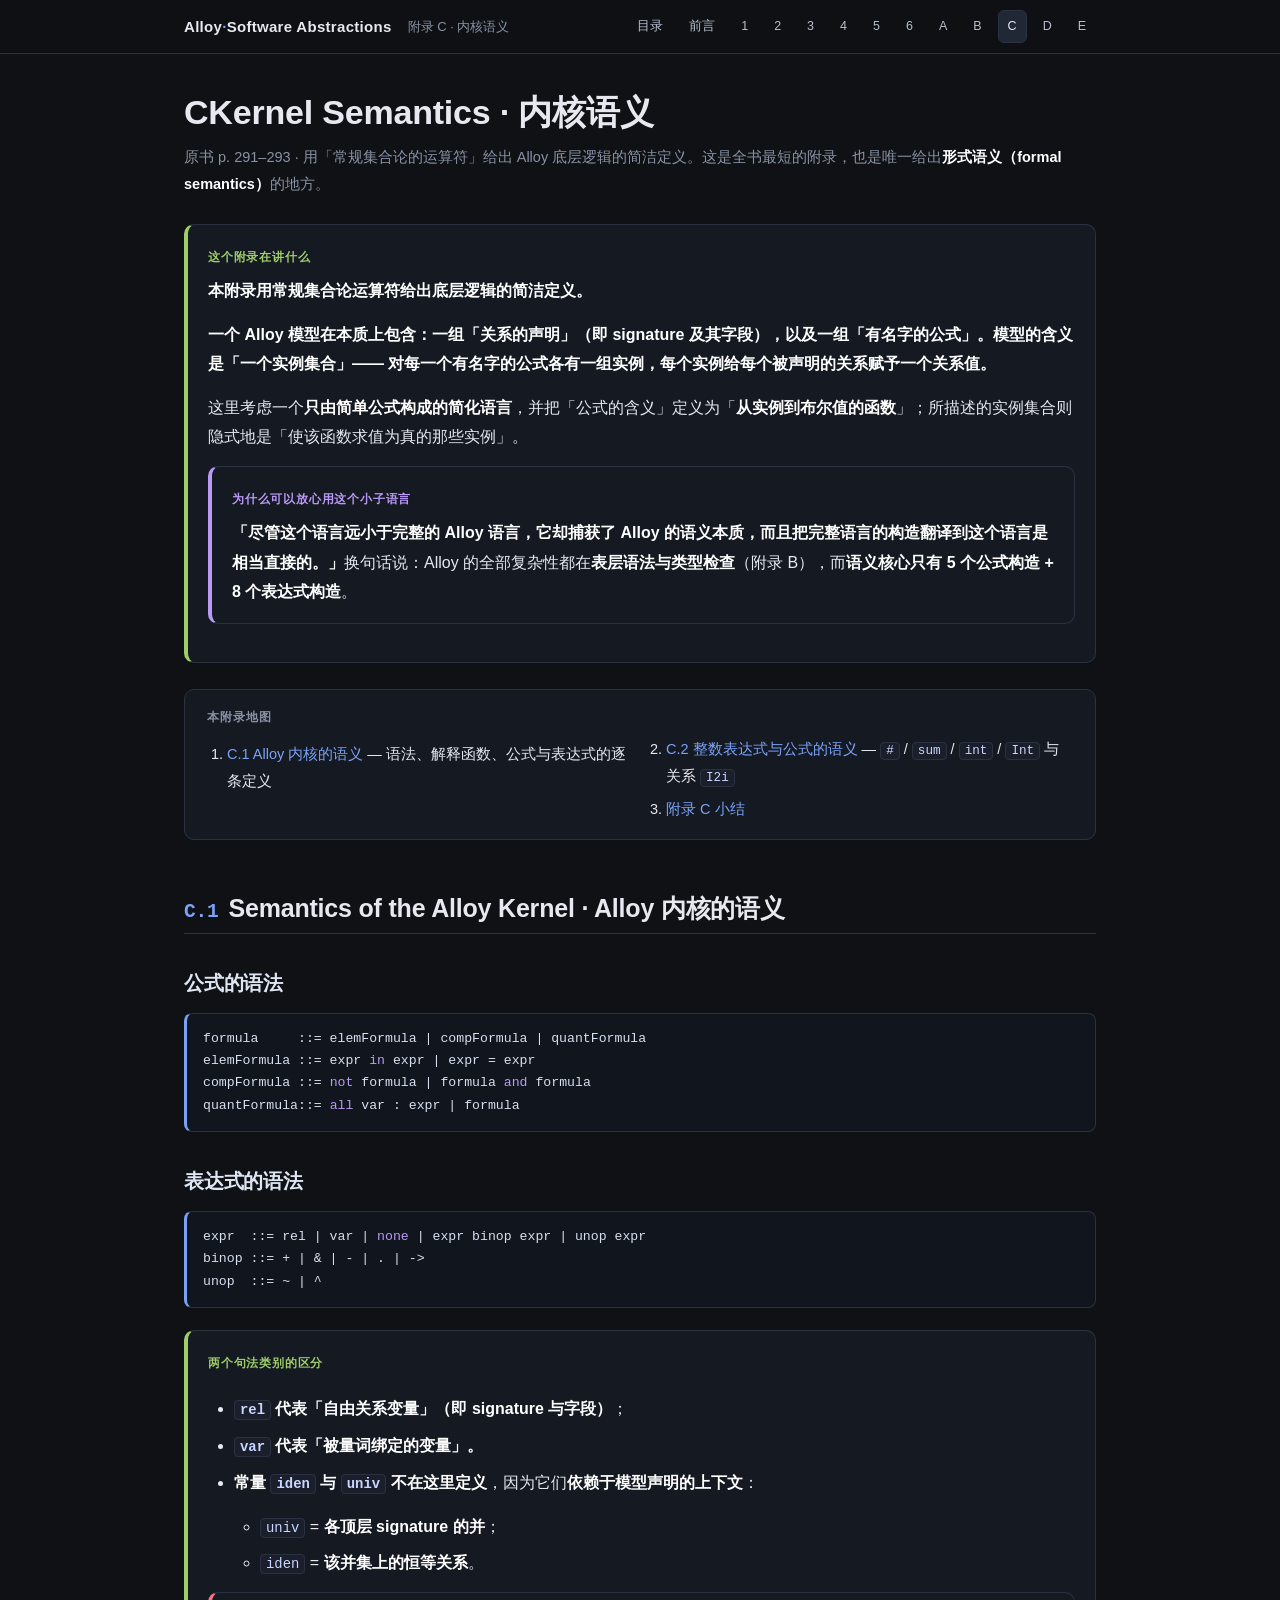
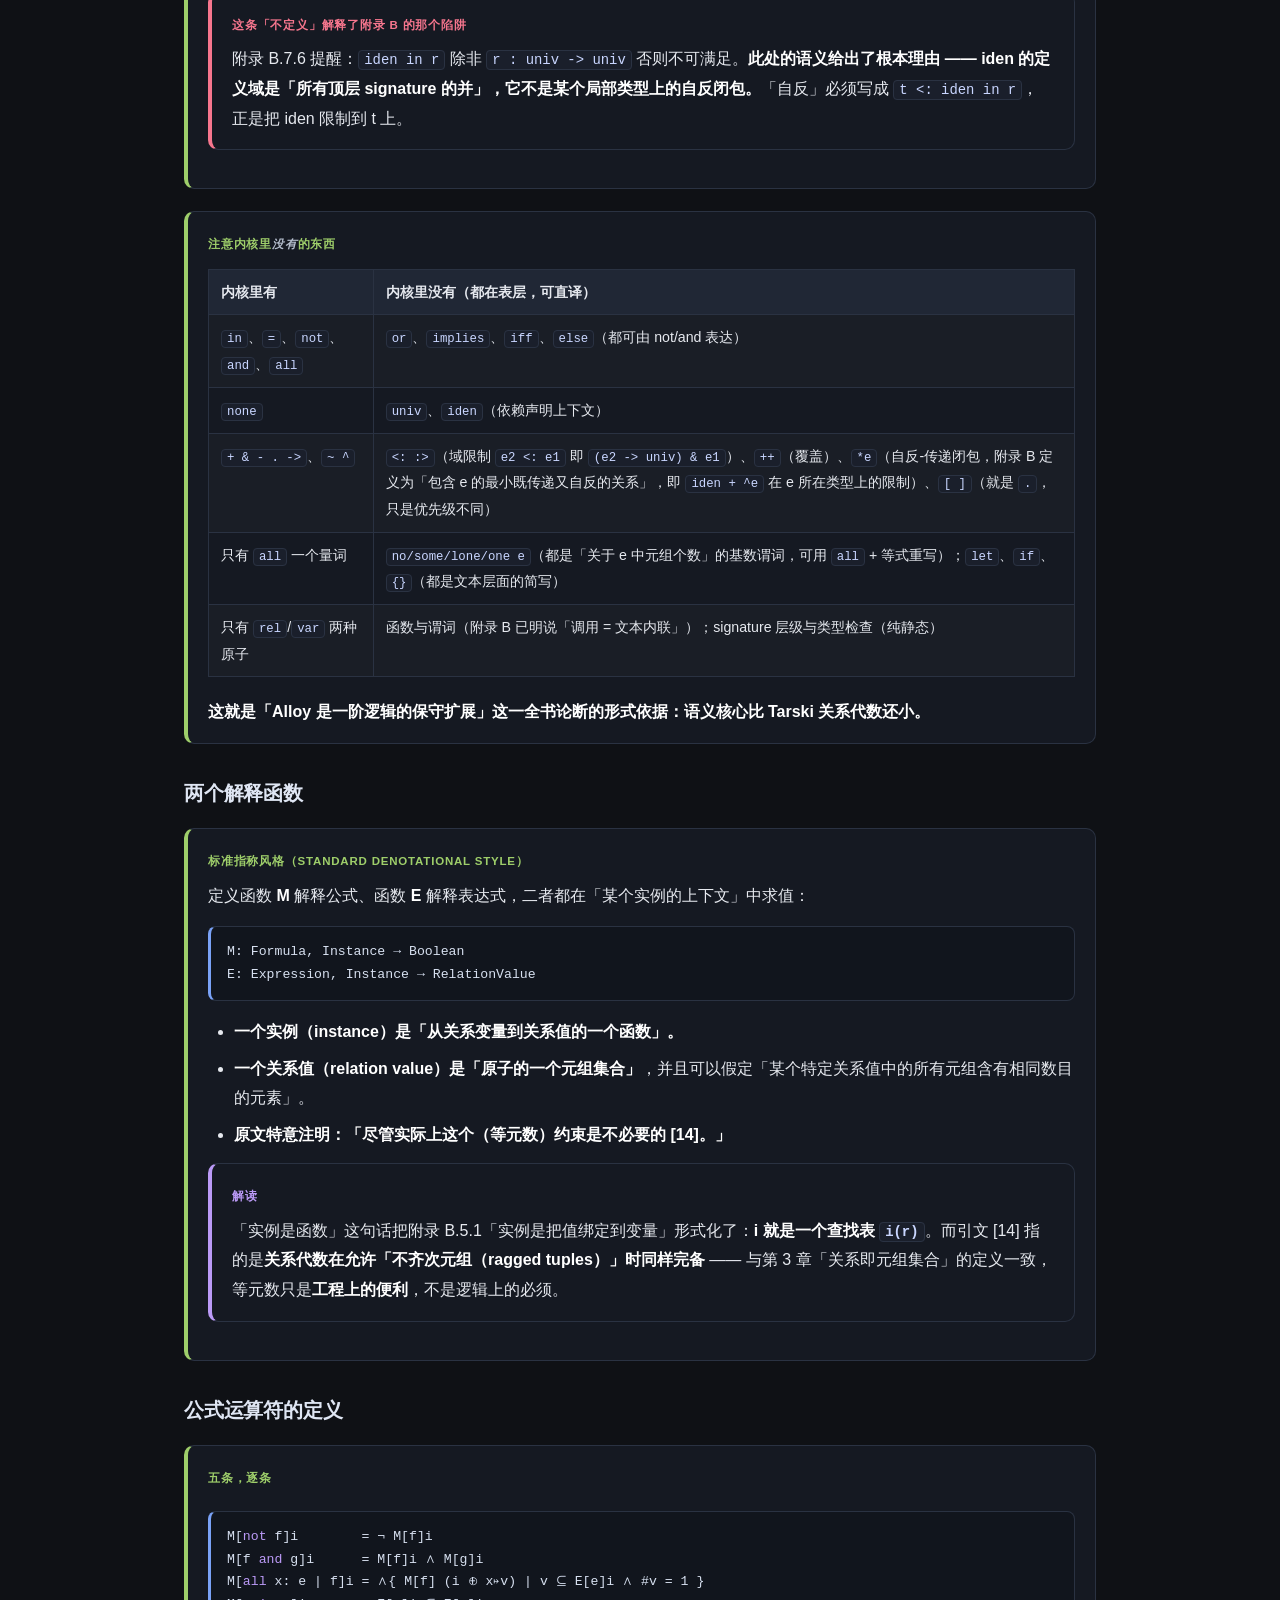
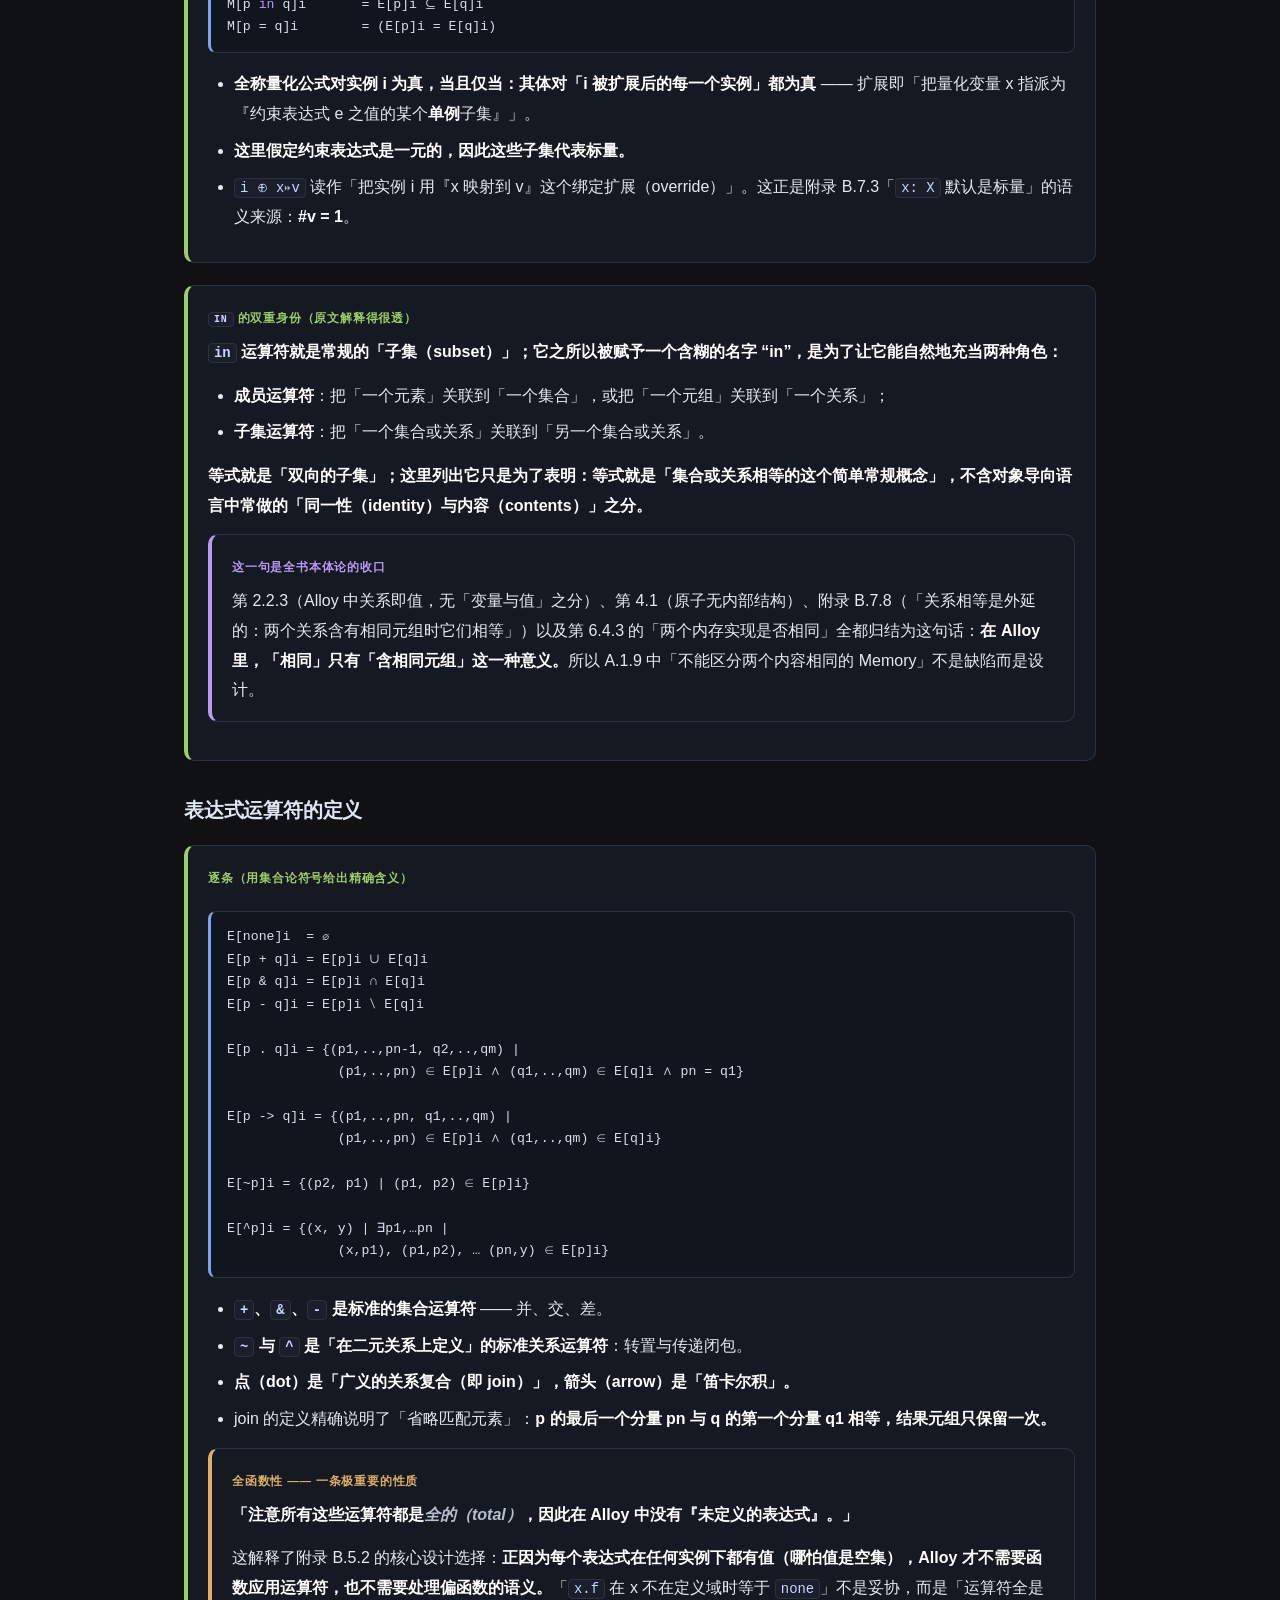
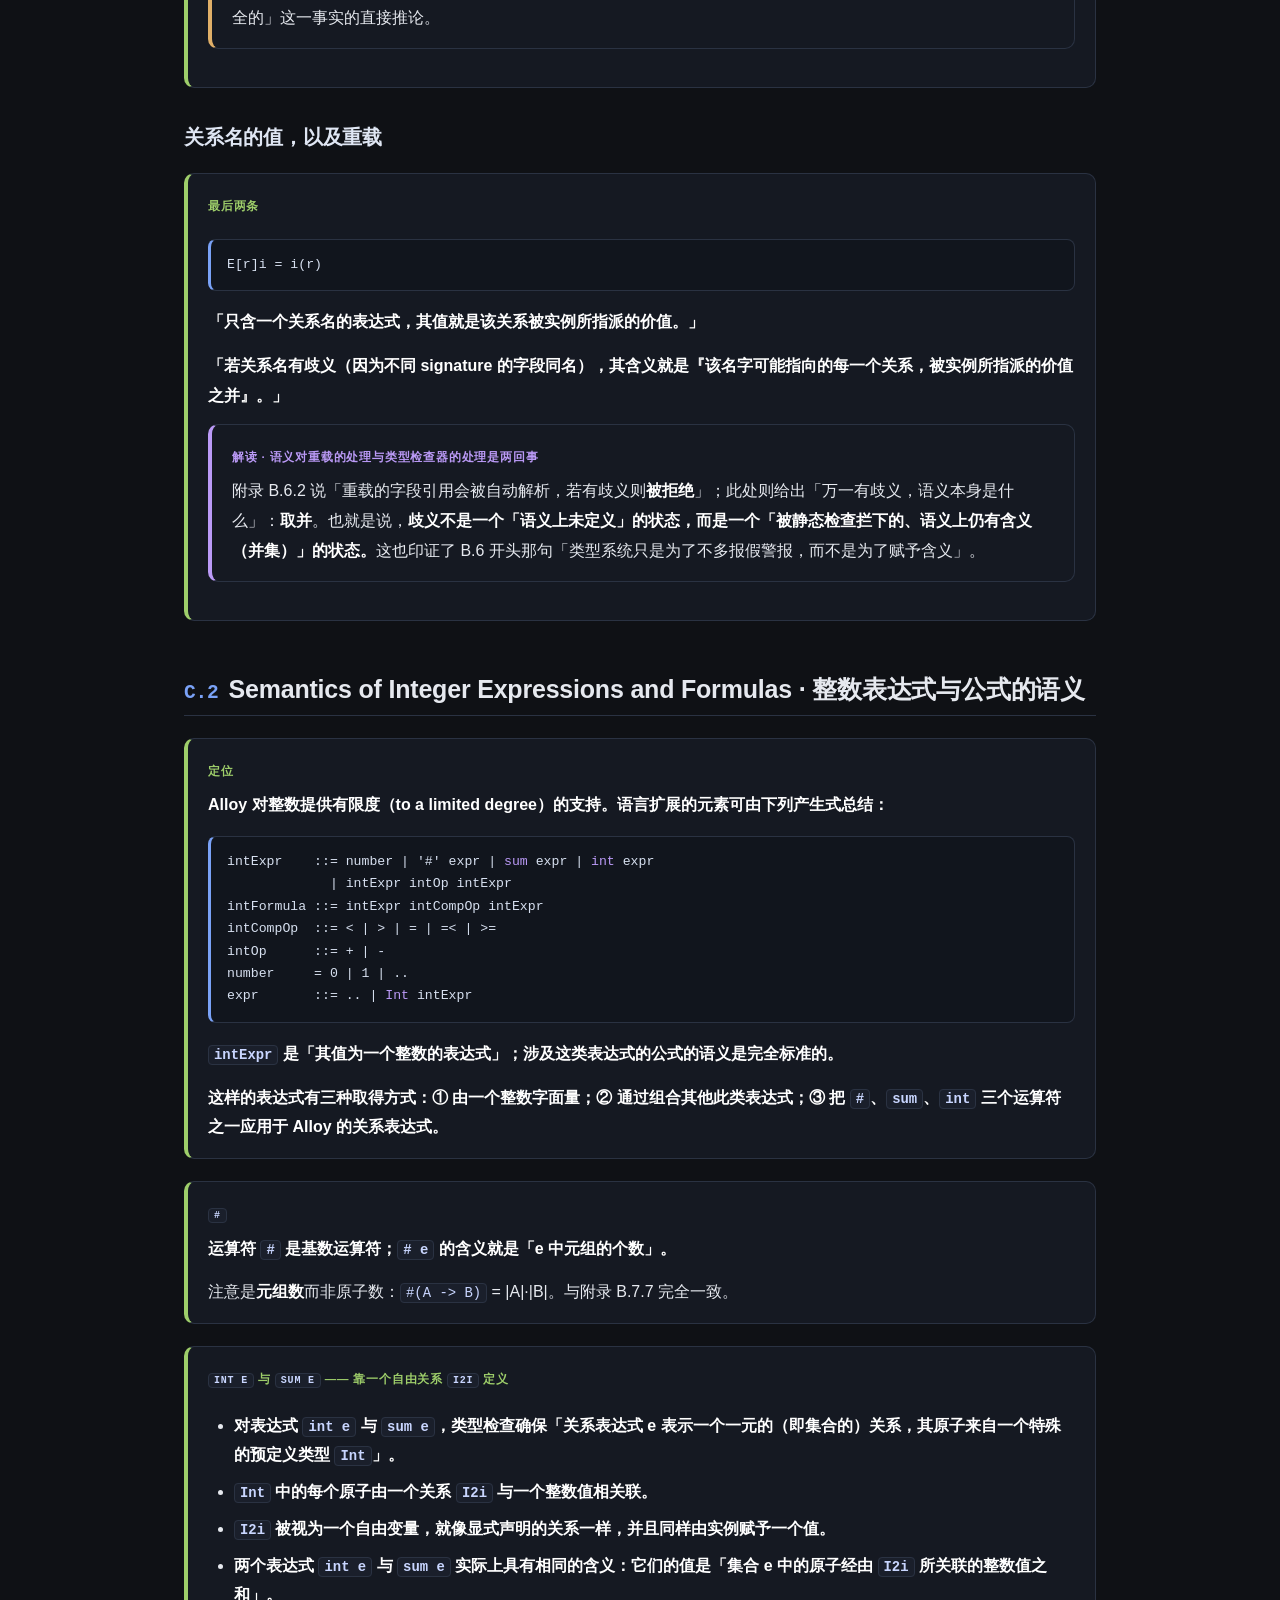
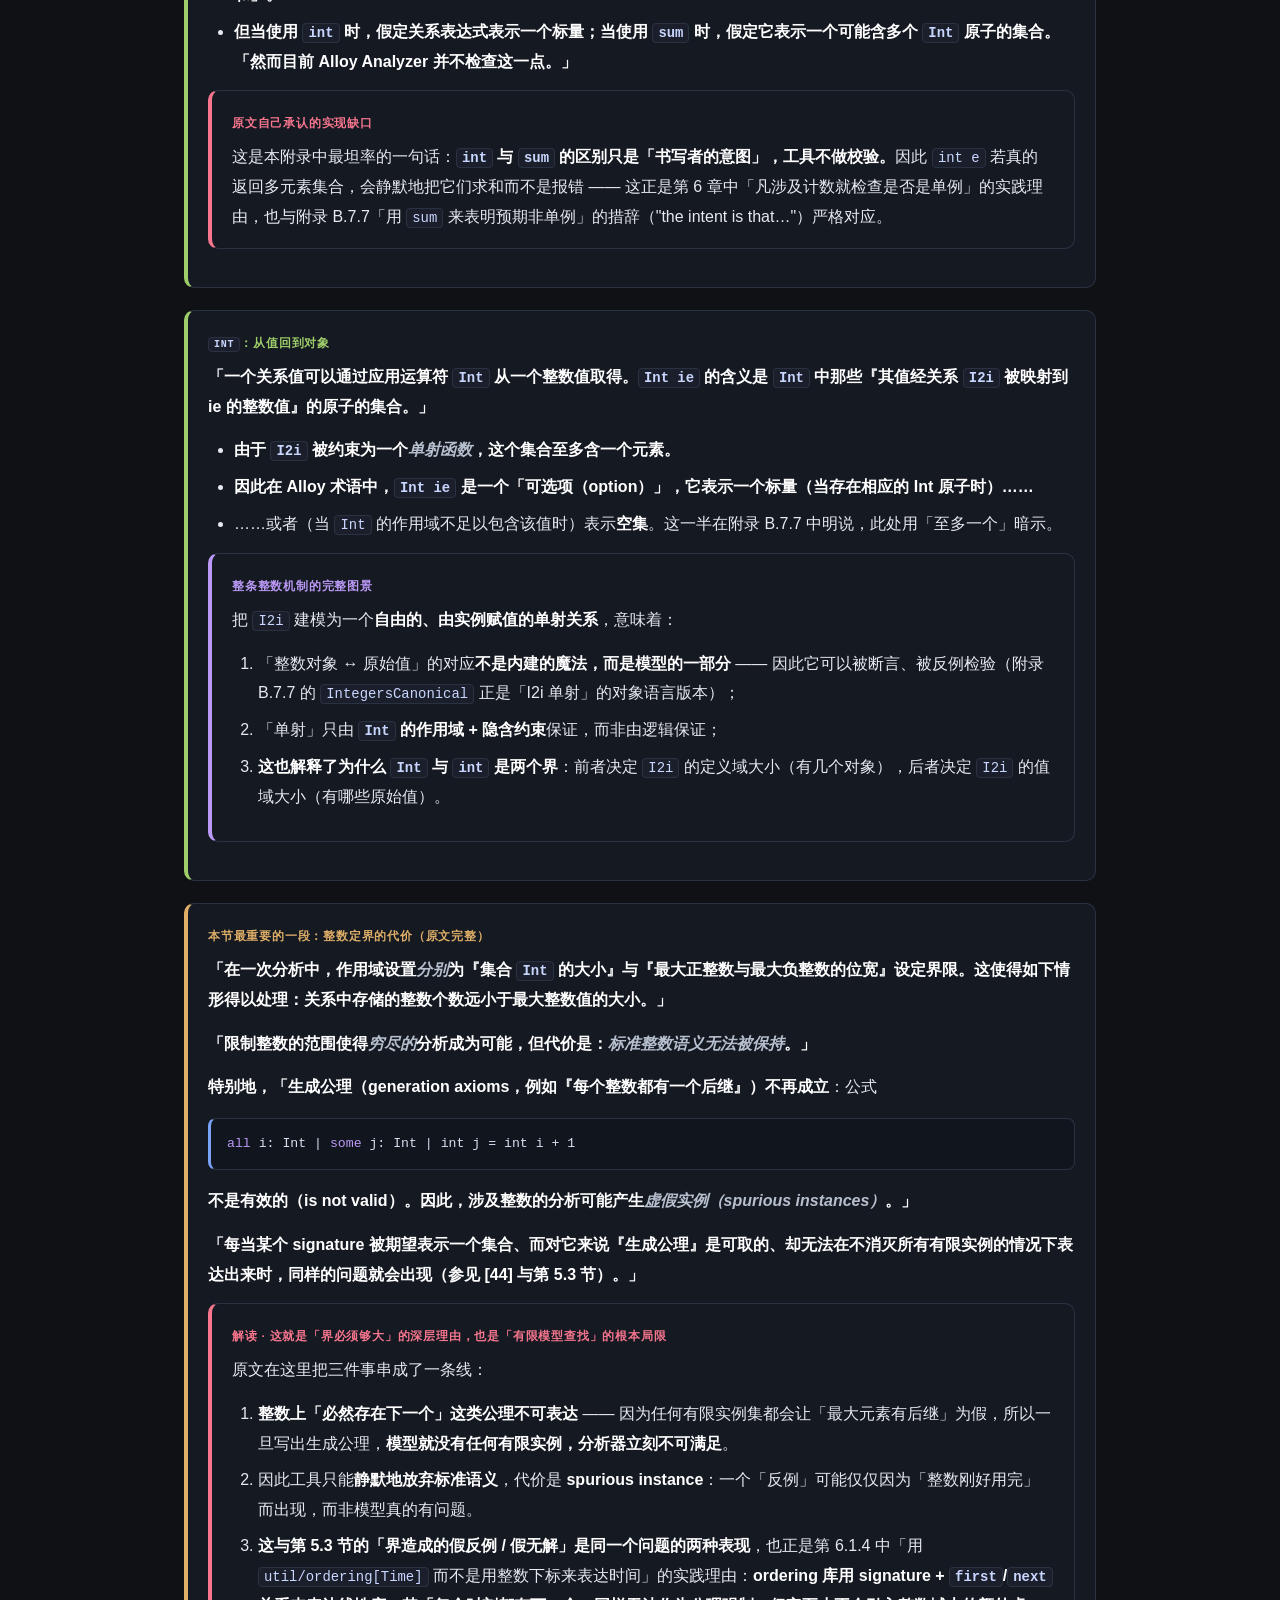
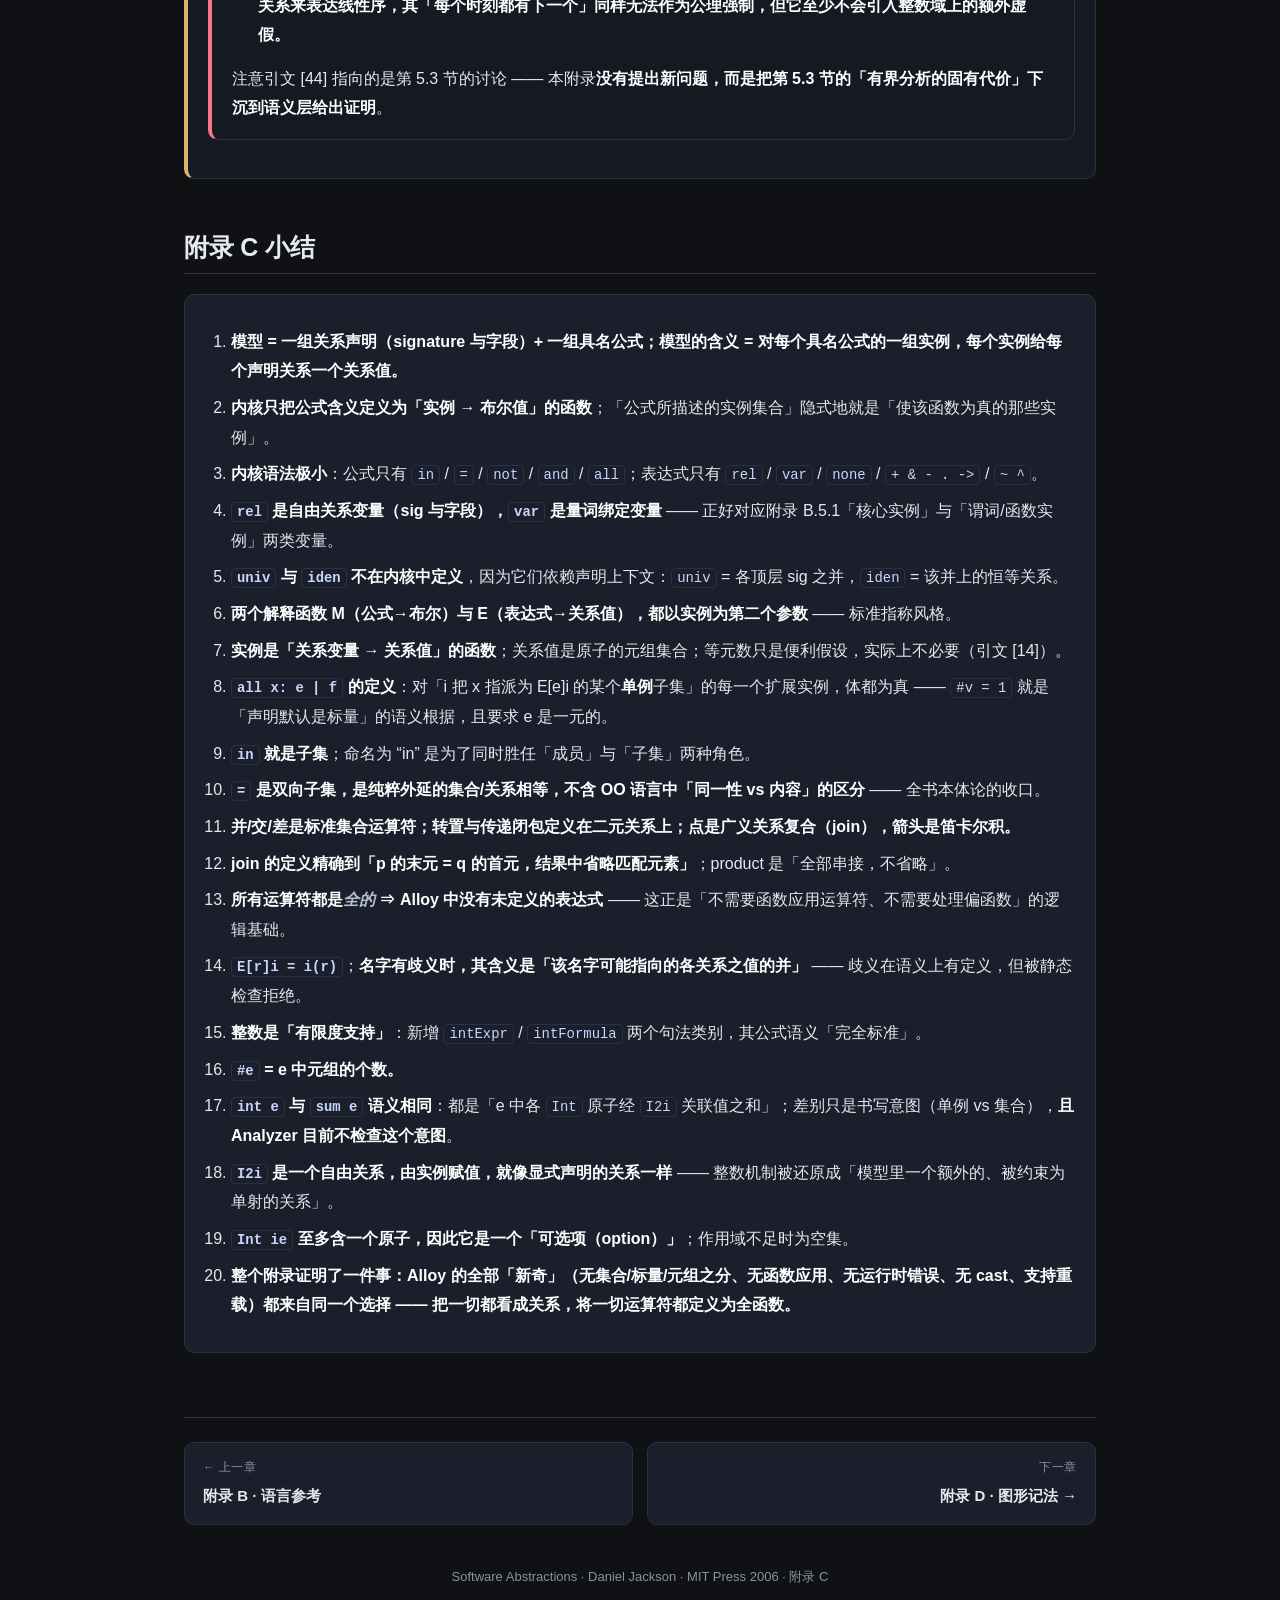
<file: appC.html>
<!DOCTYPE html>
<html lang="zh-CN">
<head>
<meta charset="utf-8">
<meta name="viewport" content="width=device-width,initial-scale=1">
<title>附录 C · Kernel Semantics 内核语义 · Software Abstractions 解读</title>
<link rel="stylesheet" href="style.css">
</head>
<body>
<div class="topbar"><div class="topbar-in">
  <div class="brand">Alloy<span>·</span>Software Abstractions</div>
  <div class="crumb">附录 C · 内核语义</div>
  <nav class="navlinks">
    <a href="index.html">目录</a>
    <a href="preface.html">前言</a>
    <a href="ch1.html">1</a><a href="ch2.html">2</a><a href="ch3.html">3</a>
    <a href="ch4.html">4</a><a href="ch5.html">5</a><a href="ch6.html">6</a>
    <a href="appA.html">A</a><a href="appB.html">B</a><a href="appC.html" class="on">C</a>
    <a href="appD.html">D</a><a href="appE.html">E</a>
  </nav>
</div></div>

<div class="wrap">
<h1><span class="num">C</span>Kernel Semantics · 内核语义</h1>
<p class="sub">原书 p. 291–293 · 用「常规集合论的运算符」给出 Alloy 底层逻辑的简洁定义。这是全书最短的附录，也是唯一给出<strong>形式语义（formal semantics）</strong>的地方。</p>

<div class="callout key">
  <span class="tag">这个附录在讲什么</span>
  <p><strong>本附录用常规集合论运算符给出底层逻辑的简洁定义。</strong></p>
  <p><strong>一个 Alloy 模型在本质上包含：一组「关系的声明」（即 signature 及其字段），以及一组「有名字的公式」。模型的含义是「一个实例集合」—— 对每一个有名字的公式各有一组实例，每个实例给每个被声明的关系赋予一个关系值。</strong></p>
  <p>这里考虑一个<strong>只由简单公式构成的简化语言</strong>，并把「公式的含义」定义为「<strong>从实例到布尔值的函数</strong>」；所描述的实例集合则隐式地是「使该函数求值为真的那些实例」。</p>
  <div class="callout idea" style="margin-top:.5em">
    <span class="tag">为什么可以放心用这个小子语言</span>
    <p><strong>「尽管这个语言远小于完整的 Alloy 语言，它却捕获了 Alloy 的语义本质，而且把完整语言的构造翻译到这个语言是相当直接的。」</strong>换句话说：Alloy 的全部复杂性都在<strong>表层语法与类型检查</strong>（附录 B），而<strong>语义核心只有 5 个公式构造 + 8 个表达式构造</strong>。</p>
  </div>
</div>

<div class="toc">
  <div class="t">本附录地图</div>
  <ol>
    <li><a href="#sc1">C.1 Alloy 内核的语义</a> — 语法、解释函数、公式与表达式的逐条定义</li>
    <li><a href="#sc2">C.2 整数表达式与公式的语义</a> — <code>#</code> / <code>sum</code> / <code>int</code> / <code>Int</code> 与关系 <code>I2i</code></li>
    <li><a href="#sum">附录 C 小结</a></li>
  </ol>
</div>

<h2 id="sc1"><span class="num">C.1</span>Semantics of the Alloy Kernel · Alloy 内核的语义</h2>

<h3>公式的语法</h3>
<pre><code>formula     ::= elemFormula | compFormula | quantFormula
elemFormula ::= expr <span class="k">in</span> expr | expr = expr
compFormula ::= <span class="k">not</span> formula | formula <span class="k">and</span> formula
quantFormula::= <span class="k">all</span> var : expr | formula</code></pre>

<h3>表达式的语法</h3>
<pre><code>expr  ::= rel | var | <span class="k">none</span> | expr binop expr | unop expr
binop ::= + | &amp; | - | . | -&gt;
unop  ::= ~ | ^</code></pre>

<div class="callout key">
  <span class="tag">两个句法类别的区分</span>
  <ul>
    <li><strong><code>rel</code> 代表「自由关系变量」（即 signature 与字段）</strong>；</li>
    <li><strong><code>var</code> 代表「被量词绑定的变量」。</strong></li>
    <li><strong>常量 <code>iden</code> 与 <code>univ</code> 不在这里定义</strong>，因为它们<strong>依赖于模型声明的上下文</strong>：<ul>
      <li><code>univ</code> = <strong>各顶层 signature 的并</strong>；</li>
      <li><code>iden</code> = <strong>该并集上的恒等关系</strong>。</li>
    </ul></li>
  </ul>
  <div class="callout pit" style="margin-top:.5em">
    <span class="tag">这条「不定义」解释了附录 B 的那个陷阱</span>
    <p>附录 B.7.6 提醒：<code>iden in r</code> 除非 <code>r : univ -&gt; univ</code> 否则不可满足。<strong>此处的语义给出了根本理由 —— iden 的定义域是「所有顶层 signature 的并」，它不是某个局部类型上的自反闭包。</strong>「自反」必须写成 <code>t &lt;: iden in r</code>，正是把 iden 限制到 t 上。</p>
  </div>
</div>

<div class="callout key">
  <span class="tag">注意内核里<em>没有</em>的东西</span>
  <table style="margin-top:.5em">
    <thead><tr><th>内核里有</th><th>内核里没有（都在表层，可直译）</th></tr></thead>
    <tbody>
      <tr><td><code>in</code>、<code>=</code>、<code>not</code>、<code>and</code>、<code>all</code></td><td><code>or</code>、<code>implies</code>、<code>iff</code>、<code>else</code>（都可由 not/and 表达）</td></tr>
      <tr><td><code>none</code></td><td><code>univ</code>、<code>iden</code>（依赖声明上下文）</td></tr>
      <tr><td><code>+ &amp; - . -&gt;</code>、<code>~ ^</code></td><td><code>&lt;: :&gt;</code>（域限制 <code>e2 &lt;: e1</code> 即 <code>(e2 -&gt; univ) &amp; e1</code>）、<code>++</code>（覆盖）、<code>*e</code>（自反-传递闭包，附录 B 定义为「包含 e 的最小既传递又自反的关系」，即 <code>iden + ^e</code> 在 e 所在类型上的限制）、<code>[ ]</code>（就是 <code>.</code>，只是优先级不同）</td></tr>
      <tr><td>只有 <code>all</code> 一个量词</td><td><code>no/some/lone/one e</code>（都是「关于 e 中元组个数」的基数谓词，可用 <code>all</code> + 等式重写）；<code>let</code>、<code>if</code>、<code>{}</code>（都是文本层面的简写）</td></tr>
      <tr><td>只有 <code>rel</code>/<code>var</code> 两种原子</td><td>函数与谓词（附录 B 已明说「调用 = 文本内联」）；signature 层级与类型检查（纯静态）</td></tr>
    </tbody>
  </table>
  <p style="margin-top:.5em"><strong>这就是「Alloy 是一阶逻辑的保守扩展」这一全书论断的形式依据：语义核心比 Tarski 关系代数还小。</strong></p>
</div>

<h3>两个解释函数</h3>
<div class="callout key">
  <span class="tag">标准指称风格（standard denotational style）</span>
  <p>定义函数 <strong>M</strong> 解释公式、函数 <strong>E</strong> 解释表达式，二者都在「某个实例的上下文」中求值：</p>
<pre><code>M: Formula, Instance → Boolean
E: Expression, Instance → RelationValue</code></pre>
  <ul>
    <li><strong>一个实例（instance）是「从关系变量到关系值的一个函数」。</strong></li>
    <li><strong>一个关系值（relation value）是「原子的一个元组集合」</strong>，并且可以假定「某个特定关系值中的所有元组含有相同数目的元素」。</li>
    <li><strong>原文特意注明：「尽管实际上这个（等元数）约束是不必要的 [14]。」</strong></li>
  </ul>
  <div class="callout idea" style="margin-top:.5em">
    <span class="tag">解读</span>
    <p>「实例是函数」这句话把附录 B.5.1「实例是把值绑定到变量」形式化了：<strong>i 就是一个查找表 <code>i(r)</code></strong>。而引文 [14] 指的是<strong>关系代数在允许「不齐次元组（ragged tuples）」时同样完备</strong> —— 与第 3 章「关系即元组集合」的定义一致，等元数只是<strong>工程上的便利</strong>，不是逻辑上的必须。</p>
  </div>
</div>

<h3>公式运算符的定义</h3>
<div class="callout key">
  <span class="tag">五条，逐条</span>
<pre><code>M[<span class="k">not</span> f]i        = ¬ M[f]i
M[f <span class="k">and</span> g]i      = M[f]i ∧ M[g]i
M[<span class="k">all</span> x: e | f]i = ∧{ M[f] (i ⊕ x↦v) | v ⊆ E[e]i ∧ #v = 1 }
M[p <span class="k">in</span> q]i       = E[p]i ⊆ E[q]i
M[p = q]i        = (E[p]i = E[q]i)</code></pre>
  <ul>
    <li><strong>全称量化公式对实例 i 为真，当且仅当：其体对「i 被扩展后的每一个实例」都为真</strong> —— 扩展即「把量化变量 x 指派为『约束表达式 e 之值的某个<strong>单例</strong>子集』」。</li>
    <li><strong>这里假定约束表达式是一元的，因此这些子集代表标量。</strong></li>
    <li><code>i ⊕ x↦v</code> 读作「把实例 i 用『x 映射到 v』这个绑定扩展（override）」。这正是附录 B.7.3「<code>x: X</code> 默认是标量」的语义来源：<strong>#v = 1</strong>。</li>
  </ul>
</div>
<div class="callout key">
  <span class="tag"><code>in</code> 的双重身份（原文解释得很透）</span>
  <p><strong><code>in</code> 运算符就是常规的「子集（subset）」；它之所以被赋予一个含糊的名字 “in”，是为了让它能自然地充当两种角色：</strong></p>
  <ul>
    <li><strong>成员运算符</strong>：把「一个元素」关联到「一个集合」，或把「一个元组」关联到「一个关系」；</li>
    <li><strong>子集运算符</strong>：把「一个集合或关系」关联到「另一个集合或关系」。</li>
  </ul>
  <p><strong>等式就是「双向的子集」；这里列出它只是为了表明：等式就是「集合或关系相等的这个简单常规概念」，不含对象导向语言中常做的「同一性（identity）与内容（contents）」之分。</strong></p>
  <div class="callout idea" style="margin-top:.5em">
    <span class="tag">这一句是全书本体论的收口</span>
    <p>第 2.2.3（Alloy 中关系即值，无「变量与值」之分）、第 4.1（原子无内部结构）、附录 B.7.8（「关系相等是外延的：两个关系含有相同元组时它们相等」）以及第 6.4.3 的「两个内存实现是否相同」全都归结为这句话：<strong>在 Alloy 里，「相同」只有「含相同元组」这一种意义。</strong>所以 A.1.9 中「不能区分两个内容相同的 Memory」不是缺陷而是设计。</p>
  </div>
</div>

<h3>表达式运算符的定义</h3>
<div class="callout key">
  <span class="tag">逐条（用集合论符号给出精确含义）</span>
<pre><code>E[none]i  = ∅
E[p + q]i = E[p]i ∪ E[q]i
E[p &amp; q]i = E[p]i ∩ E[q]i
E[p - q]i = E[p]i ∖ E[q]i

E[p . q]i = {(p1,..,pn-1, q2,..,qm) |
              (p1,..,pn) ∈ E[p]i ∧ (q1,..,qm) ∈ E[q]i ∧ pn = q1}

E[p -&gt; q]i = {(p1,..,pn, q1,..,qm) |
              (p1,..,pn) ∈ E[p]i ∧ (q1,..,qm) ∈ E[q]i}

E[~p]i = {(p2, p1) | (p1, p2) ∈ E[p]i}

E[^p]i = {(x, y) | ∃p1,…pn |
              (x,p1), (p1,p2), … (pn,y) ∈ E[p]i}</code></pre>
  <ul>
    <li><strong><code>+</code>、<code>&amp;</code>、<code>-</code> 是标准的集合运算符</strong> —— 并、交、差。</li>
    <li><strong><code>~</code> 与 <code>^</code> 是「在二元关系上定义」的标准关系运算符</strong>：转置与传递闭包。</li>
    <li><strong>点（dot）是「广义的关系复合（即 join）」，箭头（arrow）是「笛卡尔积」。</strong></li>
    <li>join 的定义精确说明了「省略匹配元素」：<strong>p 的最后一个分量 pn 与 q 的第一个分量 q1 相等，结果元组只保留一次。</strong></li>
  </ul>
  <div class="callout warn" style="margin-top:.5em">
    <span class="tag">全函数性 —— 一条极重要的性质</span>
    <p><strong>「注意所有这些运算符都是<em>全的（total）</em>，因此在 Alloy 中没有『未定义的表达式』。」</strong></p>
    <p>这解释了附录 B.5.2 的核心设计选择：<strong>正因为每个表达式在任何实例下都有值（哪怕值是空集），Alloy 才不需要函数应用运算符，也不需要处理偏函数的语义。</strong>「<code>x.f</code> 在 x 不在定义域时等于 <code>none</code>」不是妥协，而是「运算符全是全的」这一事实的直接推论。</p>
  </div>
</div>

<h3>关系名的值，以及重载</h3>
<div class="callout key">
  <span class="tag">最后两条</span>
<pre><code>E[r]i = i(r)</code></pre>
  <p><strong>「只含一个关系名的表达式，其值就是该关系被实例所指派的价值。」</strong></p>
  <p><strong>「若关系名有歧义（因为不同 signature 的字段同名），其含义就是『该名字可能指向的每一个关系，被实例所指派的价值之<strong>并</strong>』。」</strong></p>
  <div class="callout idea" style="margin-top:.5em">
    <span class="tag">解读 · 语义对重载的处理与类型检查器的处理是两回事</span>
    <p>附录 B.6.2 说「重载的字段引用会被自动解析，若有歧义则<strong>被拒绝</strong>」；此处则给出「万一有歧义，语义本身是什么」：<strong>取并</strong>。也就是说，<strong>歧义不是一个「语义上未定义」的状态，而是一个「被静态检查拦下的、语义上仍有含义（并集）」的状态。</strong>这也印证了 B.6 开头那句「类型系统只是为了不多报假警报，而不是为了赋予含义」。</p>
  </div>
</div>

<h2 id="sc2"><span class="num">C.2</span>Semantics of Integer Expressions and Formulas · 整数表达式与公式的语义</h2>
<div class="callout key">
  <span class="tag">定位</span>
  <p><strong>Alloy 对整数提供有限度（to a limited degree）的支持。语言扩展的元素可由下列产生式总结：</strong></p>
<pre><code>intExpr    ::= number | '#' expr | <span class="k">sum</span> expr | <span class="k">int</span> expr
             | intExpr intOp intExpr
intFormula ::= intExpr intCompOp intExpr
intCompOp  ::= &lt; | &gt; | = | =&lt; | &gt;=
intOp      ::= + | -
number     = 0 | 1 | ..
expr       ::= .. | <span class="k">Int</span> intExpr</code></pre>
  <p><strong><code>intExpr</code> 是「其值为一个整数的表达式」；涉及这类表达式的公式的语义是完全标准的。</strong></p>
  <p><strong>这样的表达式有三种取得方式：① 由一个整数字面量；② 通过组合其他此类表达式；③ 把 <code>#</code>、<code>sum</code>、<code>int</code> 三个运算符之一应用于 Alloy 的关系表达式。</strong></p>
</div>

<div class="callout key">
  <span class="tag"><code>#</code></span>
  <p><strong>运算符 <code>#</code> 是基数运算符；<code># e</code> 的含义就是「e 中元组的个数」。</strong></p>
  <p>注意是<strong>元组数</strong>而非原子数：<code>#(A -&gt; B)</code> = |A|·|B|。与附录 B.7.7 完全一致。</p>
</div>

<div class="callout key">
  <span class="tag"><code>int e</code> 与 <code>sum e</code> —— 靠一个自由关系 <code>I2i</code> 定义</span>
  <ul>
    <li><strong>对表达式 <code>int e</code> 与 <code>sum e</code>，类型检查确保「关系表达式 e 表示一个一元的（即集合的）关系，其原子来自一个特殊的预定义类型 <code>Int</code>」。</strong></li>
    <li><strong><code>Int</code> 中的每个原子由一个关系 <code>I2i</code> 与一个整数值相关联。</strong></li>
    <li><strong><code>I2i</code> 被视为一个自由变量，就像显式声明的关系一样，并且同样由实例赋予一个值。</strong></li>
    <li><strong>两个表达式 <code>int e</code> 与 <code>sum e</code> 实际上具有相同的含义：它们的值是「集合 e 中的原子经由 <code>I2i</code> 所关联的整数值之和」。</strong></li>
    <li><strong>但当使用 <code>int</code> 时，假定关系表达式表示一个标量；当使用 <code>sum</code> 时，假定它表示一个可能含多个 <code>Int</code> 原子的集合。「然而目前 Alloy Analyzer 并不检查这一点。」</strong></li>
  </ul>
  <div class="callout pit" style="margin-top:.5em">
    <span class="tag">原文自己承认的实现缺口</span>
    <p>这是本附录中最坦率的一句话：<strong><code>int</code> 与 <code>sum</code> 的区别只是「书写者的意图」，工具不做校验。</strong>因此 <code>int e</code> 若真的返回多元素集合，会静默地把它们求和而不是报错 —— 这正是第 6 章中「凡涉及计数就检查是否是单例」的实践理由，也与附录 B.7.7「用 <code>sum</code> 来表明预期非单例」的措辞（"the intent is that…"）严格对应。</p>
  </div>
</div>

<div class="callout key">
  <span class="tag"><code>Int</code>：从值回到对象</span>
  <p><strong>「一个关系值可以通过应用运算符 <code>Int</code> 从一个整数值取得。<code>Int ie</code> 的含义是 <code>Int</code> 中那些『其值经关系 <code>I2i</code> 被映射到 ie 的整数值』的原子的集合。」</strong></p>
  <ul>
    <li><strong>由于 <code>I2i</code> 被约束为一个<em>单射函数</em>，这个集合至多含一个元素。</strong></li>
    <li><strong>因此在 Alloy 术语中，<code>Int ie</code> 是一个「可选项（option）」，它表示一个标量（当存在相应的 Int 原子时）……</strong></li>
    <li>……或者（当 <code>Int</code> 的作用域不足以包含该值时）表示<strong>空集</strong>。这一半在附录 B.7.7 中明说，此处用「至多一个」暗示。</li>
  </ul>
  <div class="callout idea" style="margin-top:.5em">
    <span class="tag">整条整数机制的完整图景</span>
    <p>把 <code>I2i</code> 建模为一个<strong>自由的、由实例赋值的单射关系</strong>，意味着：</p>
    <ol>
      <li>「整数对象 ↔ 原始值」的对应<strong>不是内建的魔法，而是模型的一部分</strong> —— 因此它可以被断言、被反例检验（附录 B.7.7 的 <code>IntegersCanonical</code> 正是「I2i 单射」的对象语言版本）；</li>
      <li>「单射」只由 <strong><code>Int</code> 的作用域 + 隐含约束</strong>保证，而非由逻辑保证；</li>
      <li><strong>这也解释了为什么 <code>Int</code> 与 <code>int</code> 是两个界</strong>：前者决定 <code>I2i</code> 的定义域大小（有几个对象），后者决定 <code>I2i</code> 的值域大小（有哪些原始值）。</li>
    </ol>
  </div>
</div>

<div class="callout warn">
  <span class="tag">本节最重要的一段：整数定界的代价（原文完整）</span>
  <p><strong>「在一次分析中，作用域设置<em>分别</em>为『集合 <code>Int</code> 的大小』与『最大正整数与最大负整数的位宽』设定界限。这使得如下情形得以处理：关系中存储的整数个数远小于最大整数值的大小。」</strong></p>
  <p><strong>「限制整数的范围使得<em>穷尽的</em>分析成为可能，但代价是：<em>标准整数语义无法被保持</em>。」</strong></p>
  <p><strong>特别地，「生成公理（generation axioms，例如『每个整数都有一个后继』）不再成立</strong>：公式</p>
<pre><code><span class="k">all</span> i: Int | <span class="k">some</span> j: Int | int j = int i + 1</code></pre>
  <p><strong>不是有效的（is not valid）。因此，涉及整数的分析可能产生<em>虚假实例（spurious instances）</em>。」</strong></p>
  <p><strong>「每当某个 signature 被期望表示一个集合、而对它来说『生成公理』是可取的、却无法在不消灭所有有限实例的情况下表达出来时，同样的问题就会出现（参见 [44] 与第 5.3 节）。」</strong></p>
  <div class="callout pit" style="margin-top:.5em">
    <span class="tag">解读 · 这就是「界必须够大」的深层理由，也是「有限模型查找」的根本局限</span>
    <p>原文在这里把三件事串成了一条线：</p>
    <ol>
      <li><strong>整数上「必然存在下一个」这类公理不可表达</strong> —— 因为任何有限实例集都会让「最大元素有后继」为假，所以一旦写出生成公理，<strong>模型就没有任何有限实例，分析器立刻不可满足</strong>。</li>
      <li>因此工具只能<strong>静默地放弃标准语义</strong>，代价是 <strong>spurious instance</strong>：一个「反例」可能仅仅因为「整数刚好用完」而出现，而非模型真的有问题。</li>
      <li><strong>这与第 5.3 节的「界造成的假反例 / 假无解」是同一个问题的两种表现</strong>，也正是第 6.1.4 中「用 <code>util/ordering[Time]</code> 而不是用整数下标来表达时间」的实践理由：<strong>ordering 库用 signature + <code>first</code>/<code>next</code> 关系来表达线性序，其「每个时刻都有下一个」同样无法作为公理强制，但它至少不会引入整数域上的额外虚假。</strong></li>
    </ol>
    <p>注意引文 [44] 指向的是第 5.3 节的讨论 —— 本附录<strong>没有提出新问题，而是把第 5.3 节的「有界分析的固有代价」下沉到语义层给出证明</strong>。</p>
  </div>
</div>

<h2 id="sum">附录 C 小结</h2><div class="card">
<ol>
  <li><strong>模型 = 一组关系声明（signature 与字段）+ 一组具名公式；模型的含义 = 对每个具名公式的一组实例，每个实例给每个声明关系一个关系值。</strong></li>
  <li><strong>内核只把公式含义定义为「实例 → 布尔值」的函数</strong>；「公式所描述的实例集合」隐式地就是「使该函数为真的那些实例」。</li>
  <li><strong>内核语法极小</strong>：公式只有 <code>in</code> / <code>=</code> / <code>not</code> / <code>and</code> / <code>all</code>；表达式只有 <code>rel</code> / <code>var</code> / <code>none</code> / <code>+ &amp; - . -&gt;</code> / <code>~ ^</code>。</li>
  <li><strong><code>rel</code> 是自由关系变量（sig 与字段），<code>var</code> 是量词绑定变量</strong> —— 正好对应附录 B.5.1「核心实例」与「谓词/函数实例」两类变量。</li>
  <li><strong><code>univ</code> 与 <code>iden</code> 不在内核中定义</strong>，因为它们依赖声明上下文：<code>univ</code> = 各顶层 sig 之并，<code>iden</code> = 该并上的恒等关系。</li>
  <li><strong>两个解释函数 M（公式→布尔）与 E（表达式→关系值），都以实例为第二个参数</strong> —— 标准指称风格。</li>
  <li><strong>实例是「关系变量 → 关系值」的函数</strong>；关系值是原子的元组集合；等元数只是便利假设，实际上不必要（引文 [14]）。</li>
  <li><strong><code>all x: e | f</code> 的定义</strong>：对「i 把 x 指派为 E[e]i 的某个<strong>单例</strong>子集」的每一个扩展实例，体都为真 —— <code>#v = 1</code> 就是「声明默认是标量」的语义根据，且要求 e 是一元的。</li>
  <li><strong><code>in</code> 就是子集</strong>；命名为 “in” 是为了同时胜任「成员」与「子集」两种角色。</li>
  <li><strong><code>=</code> 是双向子集，是纯粹外延的集合/关系相等，不含 OO 语言中「同一性 vs 内容」的区分</strong> —— 全书本体论的收口。</li>
  <li><strong>并/交/差是标准集合运算符；转置与传递闭包定义在二元关系上；点是广义关系复合（join），箭头是笛卡尔积。</strong></li>
  <li><strong>join 的定义精确到「p 的末元 = q 的首元，结果中省略匹配元素」</strong>；product 是「全部串接，不省略」。</li>
  <li><strong>所有运算符都是<em>全的</em> ⇒ Alloy 中没有未定义的表达式</strong> —— 这正是「不需要函数应用运算符、不需要处理偏函数」的逻辑基础。</li>
  <li><strong><code>E[r]i = i(r)</code></strong>；<strong>名字有歧义时，其含义是「该名字可能指向的各关系之值<strong>的并</strong>」</strong> —— 歧义在语义上有定义，但被静态检查拒绝。</li>
  <li><strong>整数是「有限度支持」</strong>：新增 <code>intExpr</code> / <code>intFormula</code> 两个句法类别，其公式语义「完全标准」。</li>
  <li><strong><code>#e</code> = e 中元组的个数。</strong></li>
  <li><strong><code>int e</code> 与 <code>sum e</code> 语义相同</strong>：都是「e 中各 <code>Int</code> 原子经 <code>I2i</code> 关联值之和」；差别只是书写意图（单例 vs 集合），<strong>且 Analyzer 目前不检查这个意图</strong>。</li>
  <li><strong><code>I2i</code> 是一个自由关系，由实例赋值，就像显式声明的关系一样</strong> —— 整数机制被还原成「模型里一个额外的、被约束为单射的关系」。</li>
  <li><strong><code>Int ie</code> 至多含一个原子，因此它是一个「可选项（option）」</strong>；作用域不足时为空集。</li>
  <li><strong>整个附录证明了一件事：Alloy 的全部「新奇」（无集合/标量/元组之分、无函数应用、无运行时错误、无 cast、支持重载）都来自同一个选择 —— 把一切都看成关系，将一切运算符都定义为全函数。</strong></li>
</ol>
</div>

<div class="pager">
  <a href="appB.html"><div class="d">← 上一章</div><div class="n">附录 B · 语言参考</div></a>
  <a href="appD.html" class="next"><div class="d">下一章</div><div class="n">附录 D · 图形记法 →</div></a>
</div>

<div class="foot">Software Abstractions · Daniel Jackson · MIT Press 2006 · 附录 C</div>
</div>
</body>
</html>
</file>
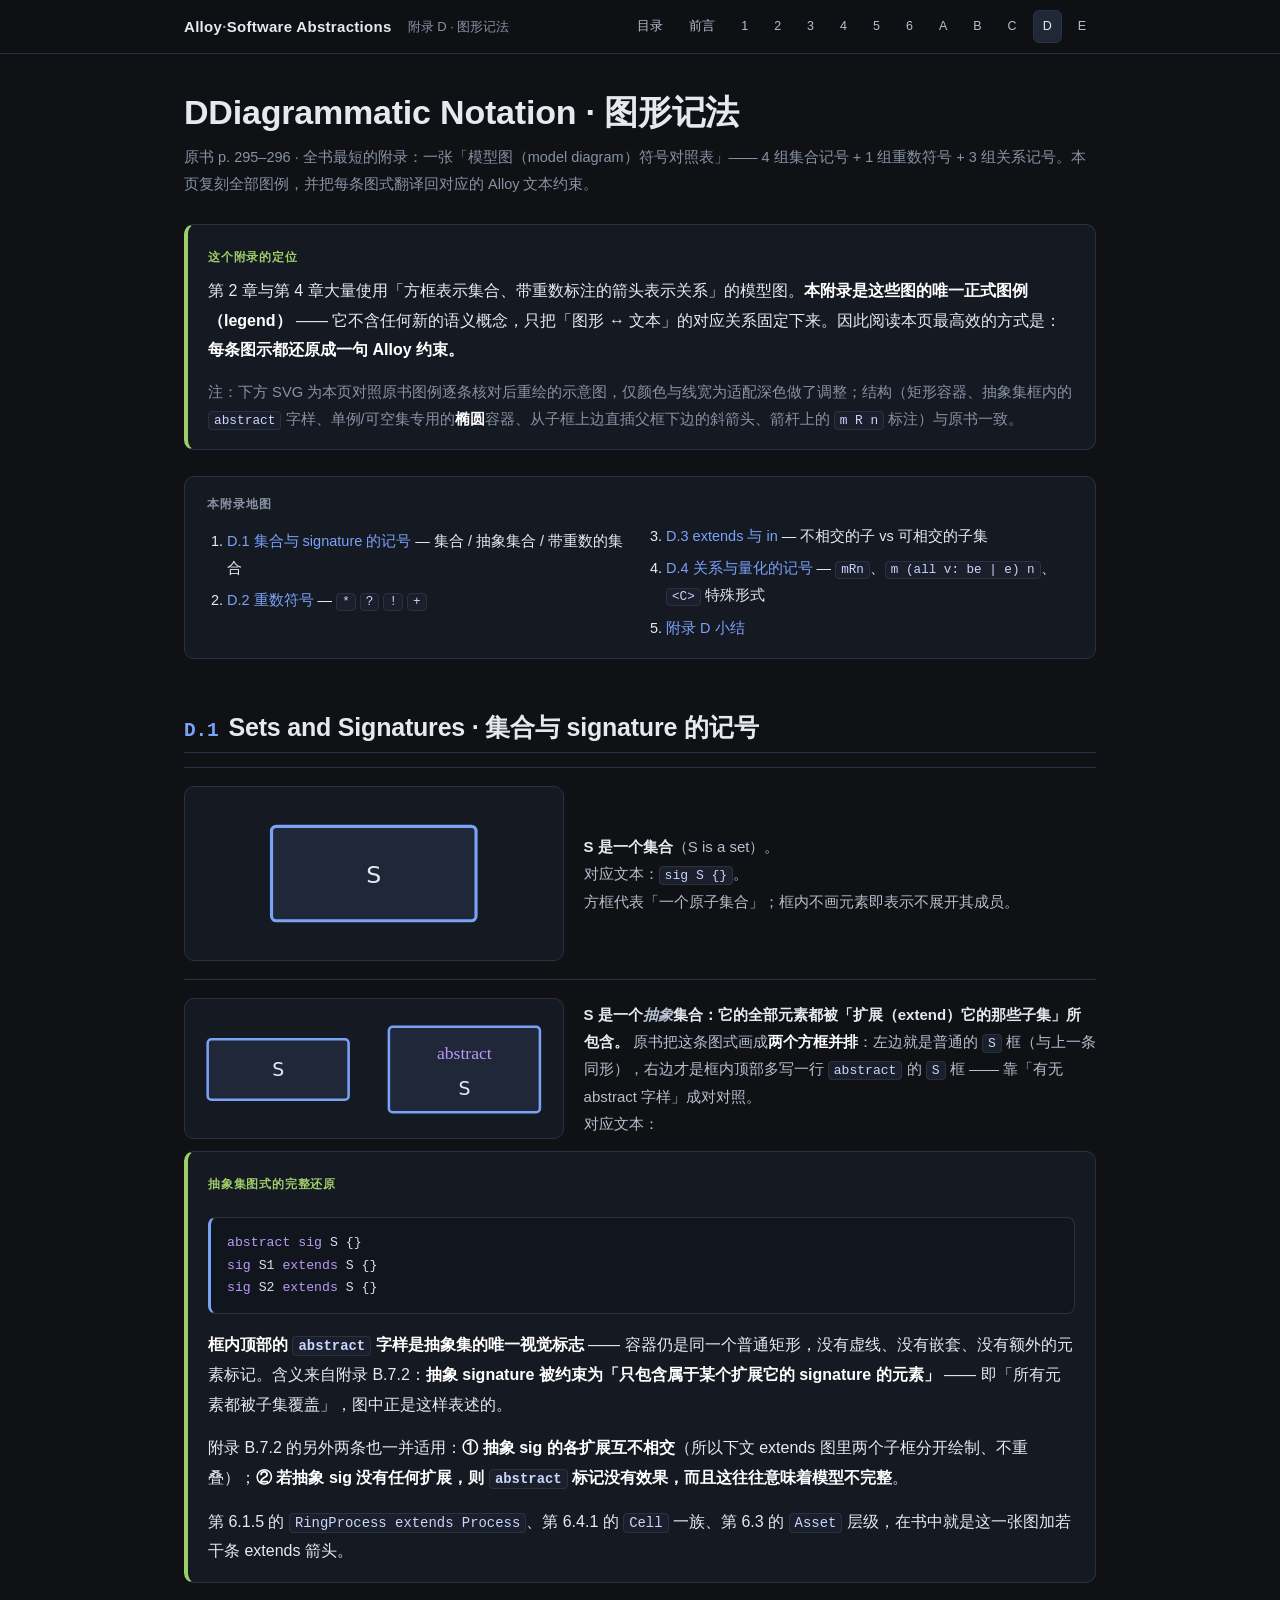
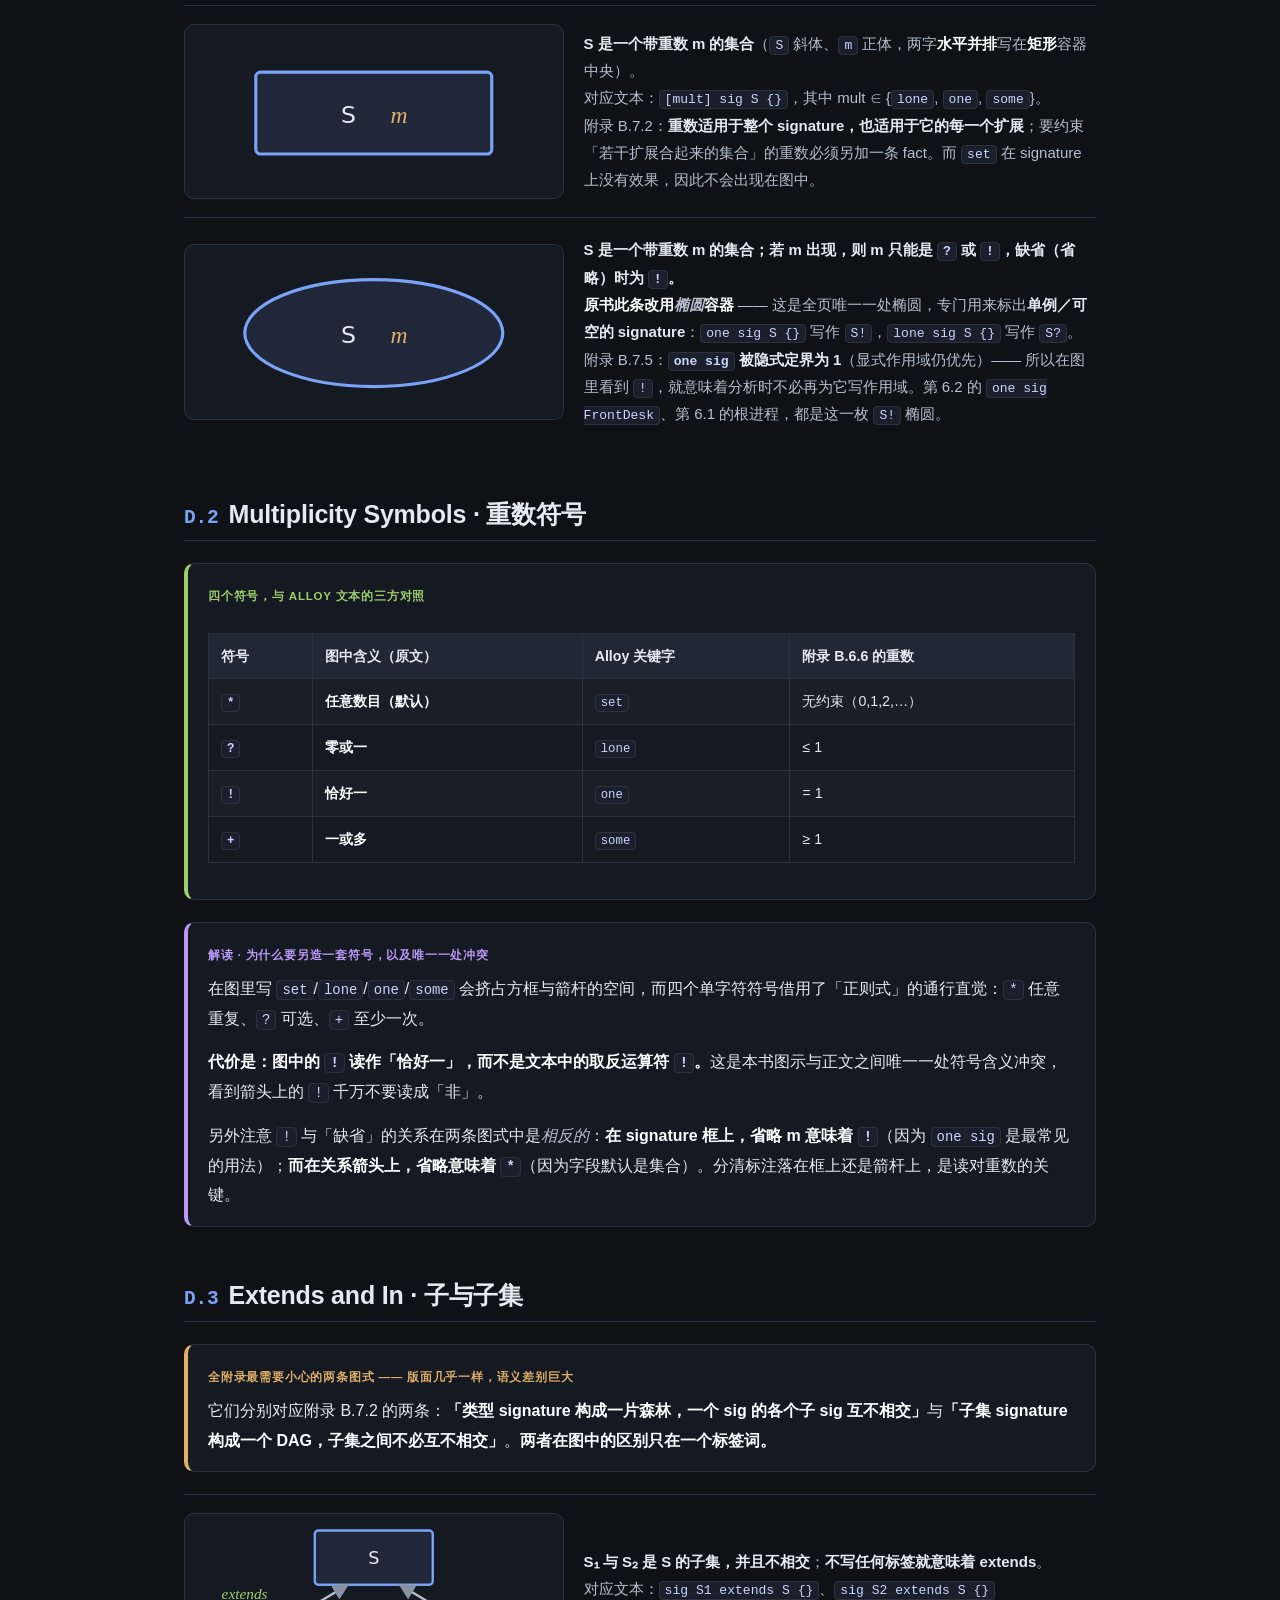
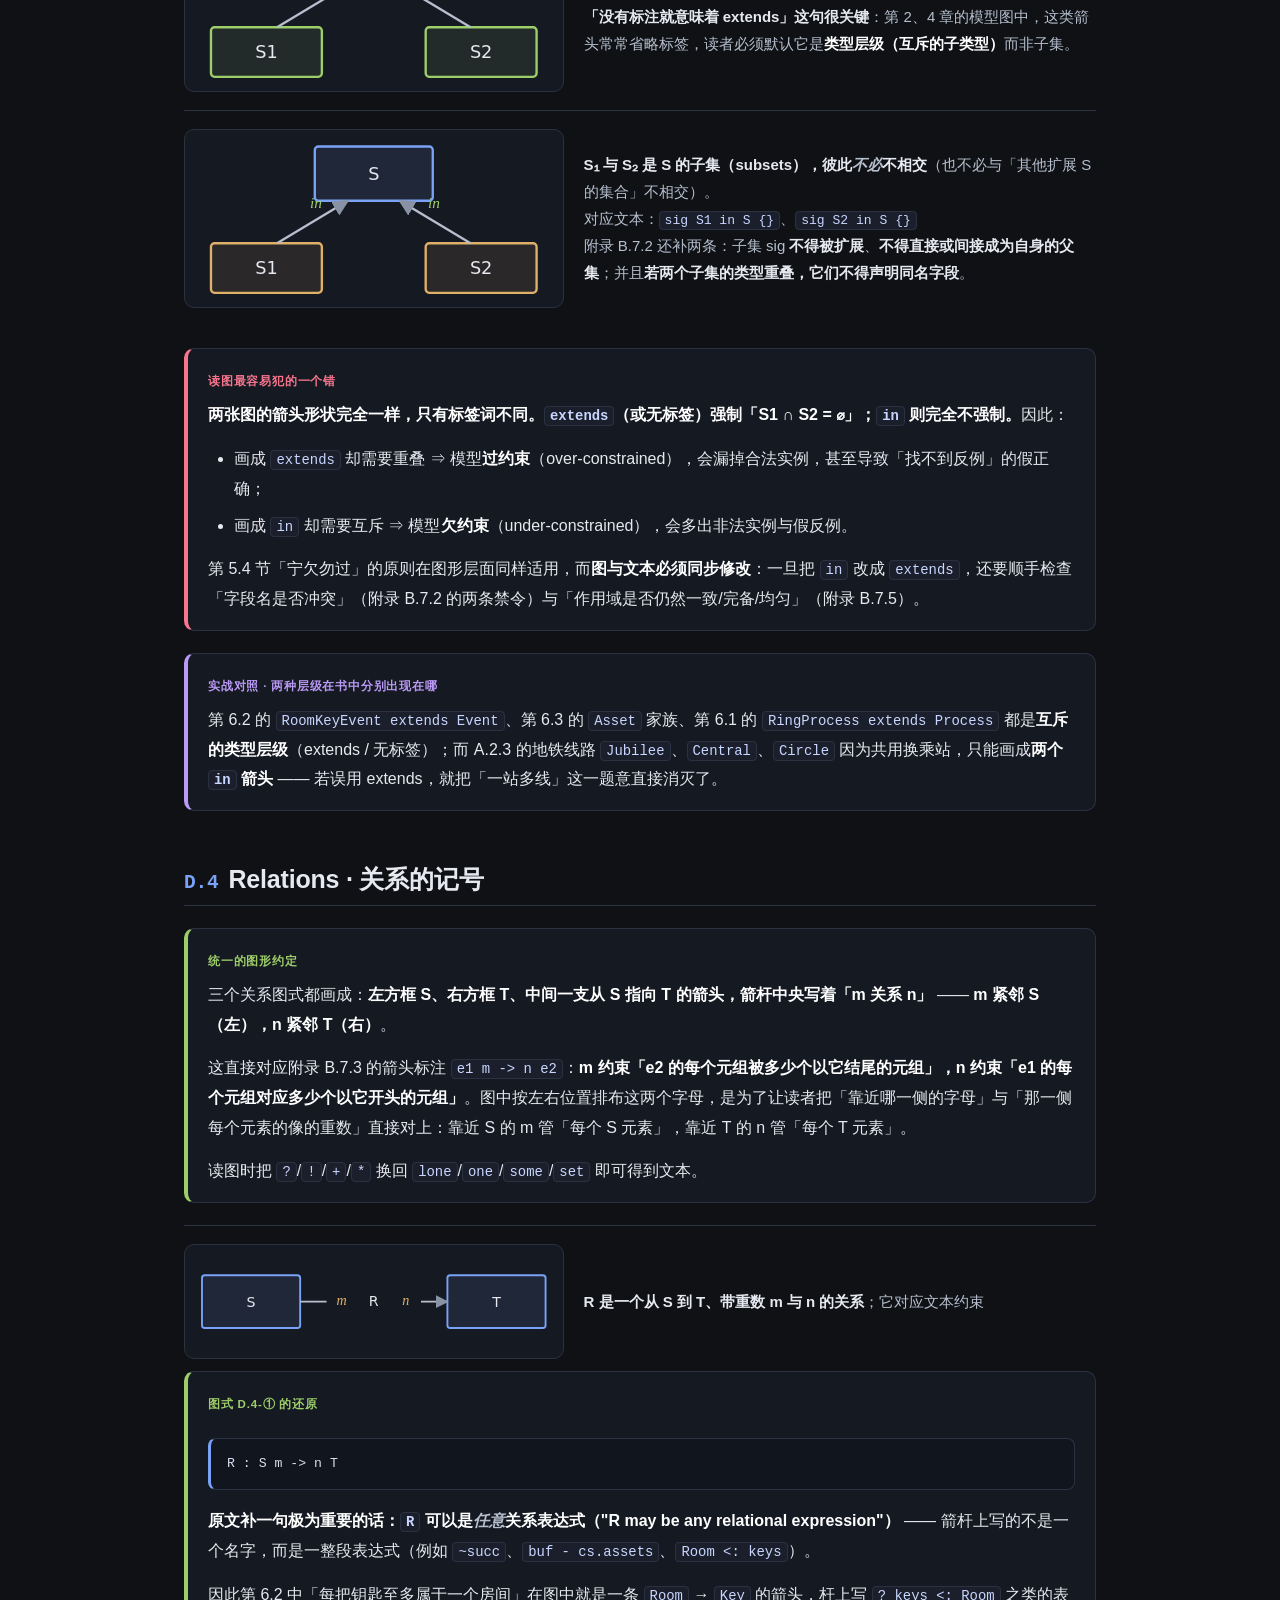
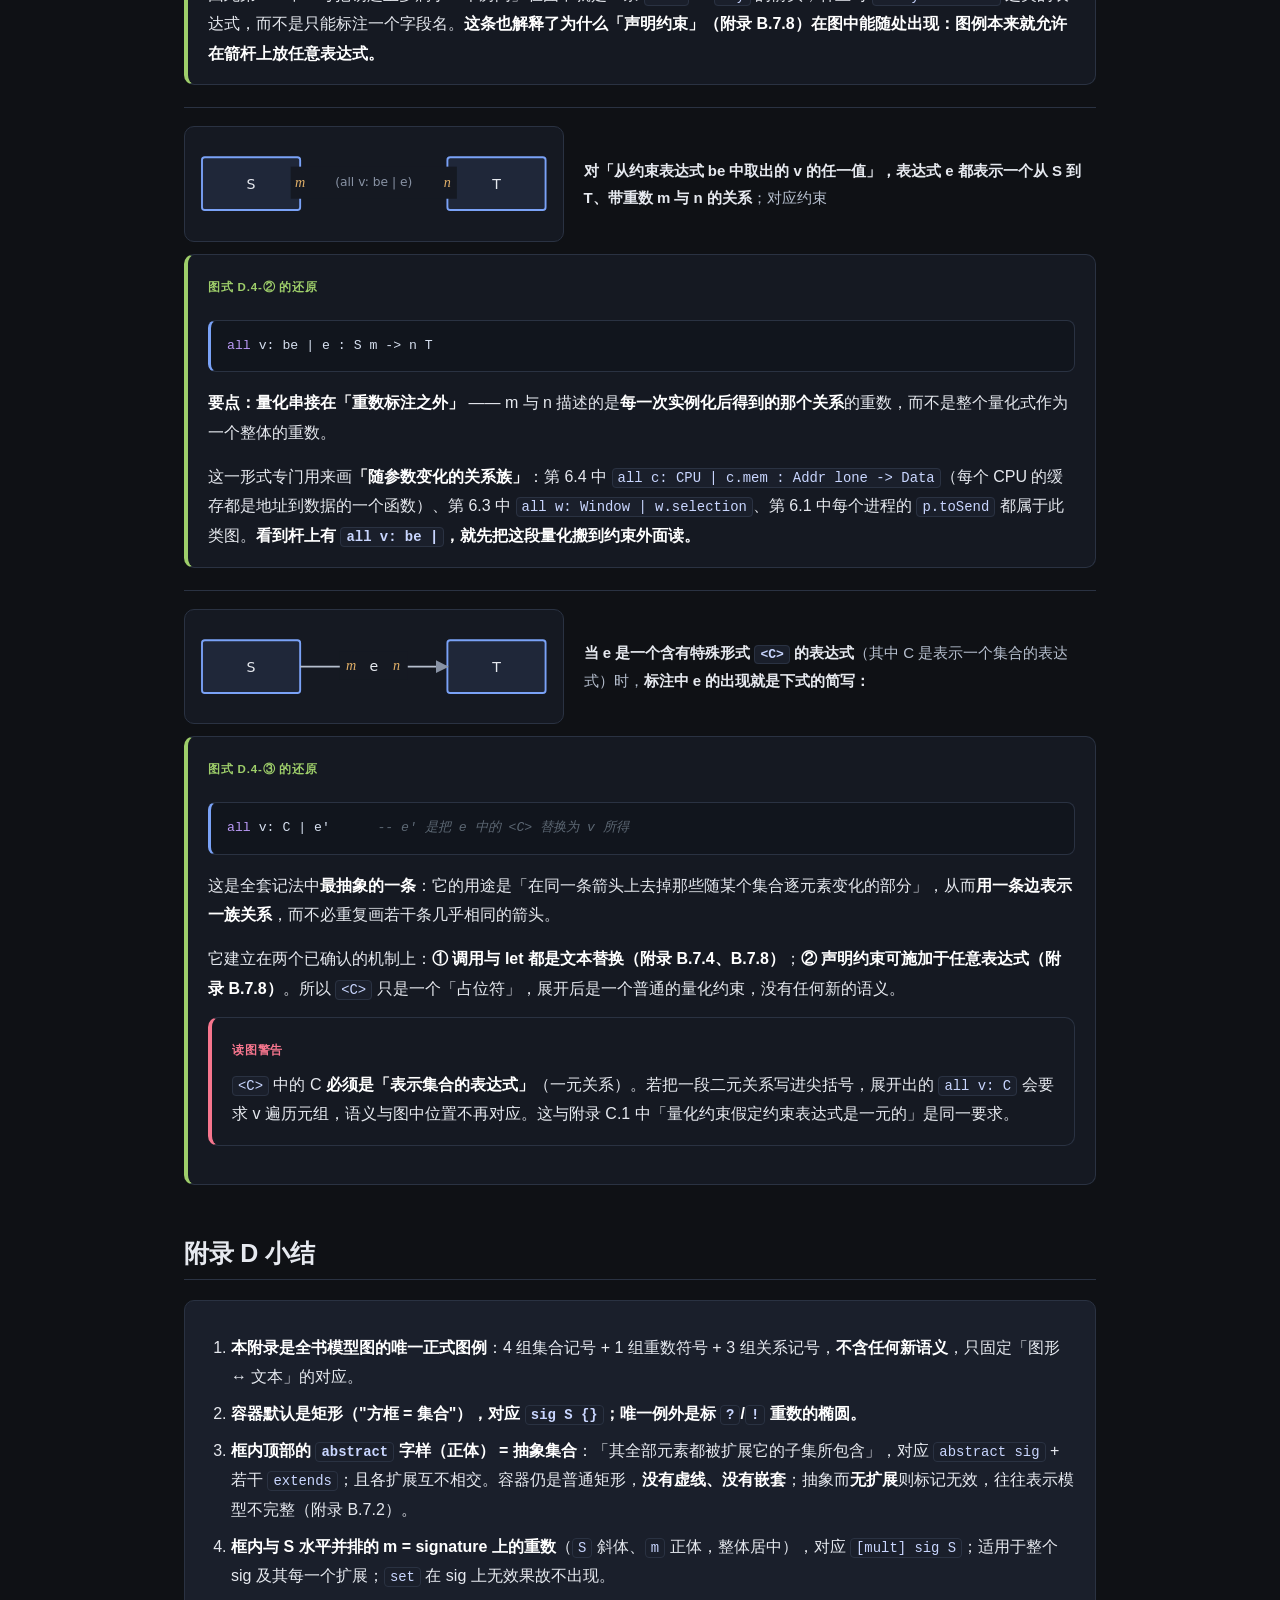
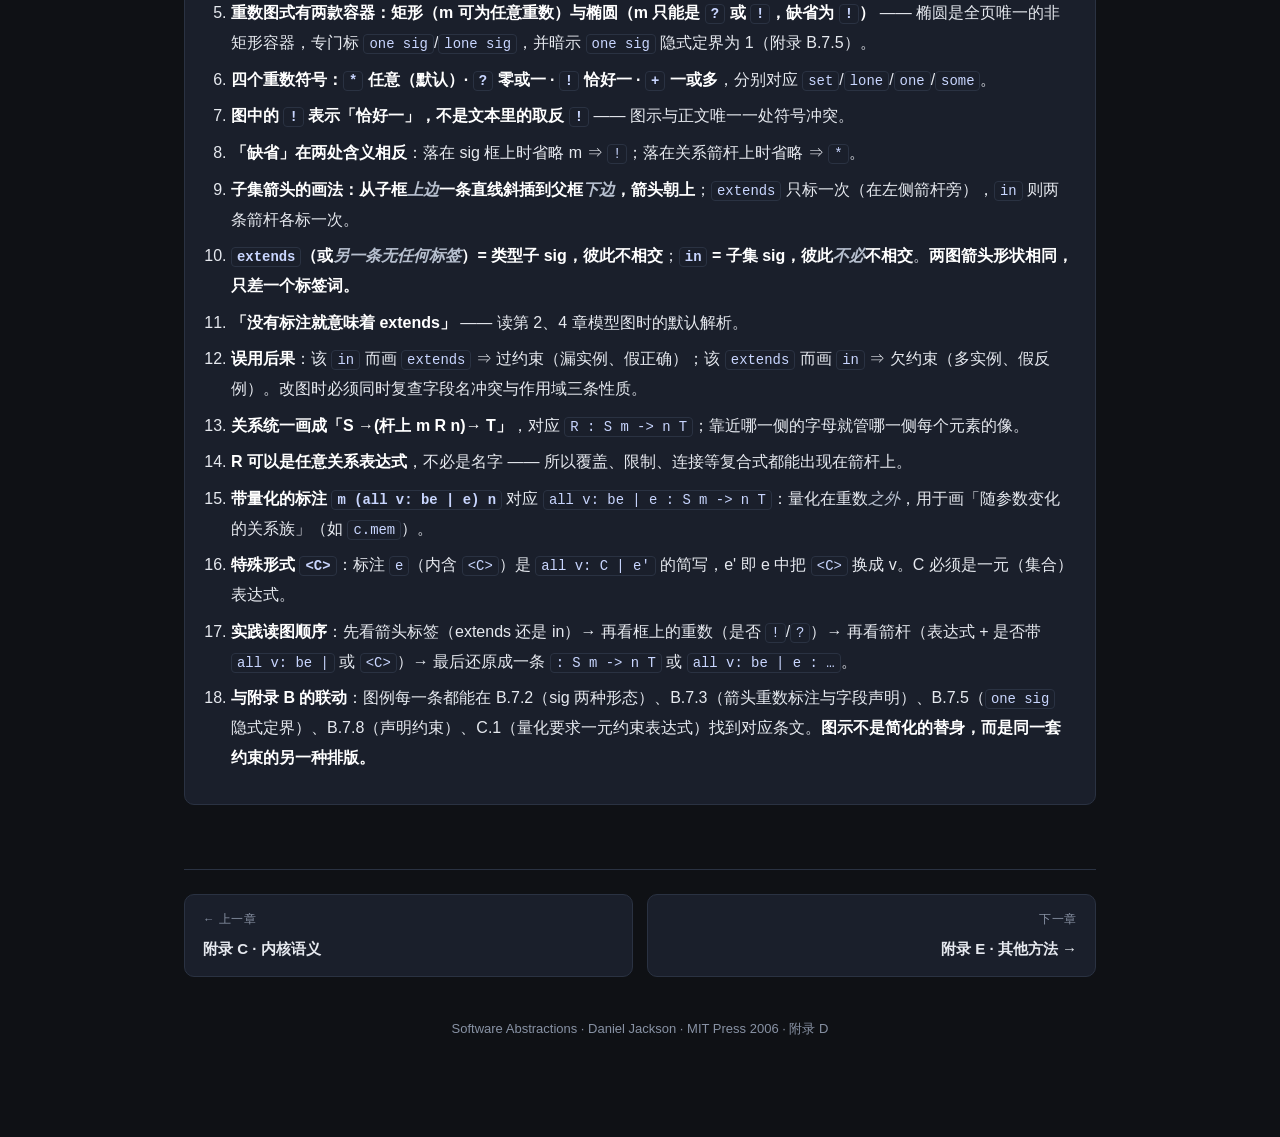
<file: appD.html>
<!DOCTYPE html>
<html lang="zh-CN">
<head>
<meta charset="utf-8">
<meta name="viewport" content="width=device-width,initial-scale=1">
<title>附录 D · Diagrammatic Notation 图形记法 · Software Abstractions 解读</title>
<link rel="stylesheet" href="style.css">
</head>
<body>
<div class="topbar"><div class="topbar-in">
  <div class="brand">Alloy<span>·</span>Software Abstractions</div>
  <div class="crumb">附录 D · 图形记法</div>
  <nav class="navlinks">
    <a href="index.html">目录</a>
    <a href="preface.html">前言</a>
    <a href="ch1.html">1</a><a href="ch2.html">2</a><a href="ch3.html">3</a>
    <a href="ch4.html">4</a><a href="ch5.html">5</a><a href="ch6.html">6</a>
    <a href="appA.html">A</a><a href="appB.html">B</a><a href="appC.html">C</a>
    <a href="appD.html" class="on">D</a><a href="appE.html">E</a>
  </nav>
</div></div>

<style>
/* 本页专用：记号示意图 */
.notation{display:grid;grid-template-columns:minmax(200px,1fr) minmax(300px,1.35fr);
  gap:20px;align-items:center;padding:18px 0;border-top:1px solid var(--line)}
.notation:first-of-type{border-top:none}
.notation .txt{color:var(--ink-soft);font-size:15px;line-height:1.8}
.notation .txt b{color:var(--ink)}
.notation svg{width:100%;height:auto;display:block;background:var(--bg-soft);
  border:1px solid var(--line);border-radius:10px}
.bx{fill:rgba(122,162,247,.10);stroke:var(--accent);stroke-width:2}
.bx-ab{fill:none;stroke:var(--violet);stroke-width:2;stroke-dasharray:7 4}
.bx-sub{fill:rgba(158,206,106,.10);stroke:var(--accent-2);stroke-width:2}
.bx-in{fill:rgba(224,175,104,.10);stroke:var(--warn);stroke-width:2}
.tx{fill:var(--ink);font:15px/1 ui-sans-serif,system-ui,sans-serif}
.mu{fill:var(--warn);font:italic 15px/1 Georgia,'Noto Serif',serif}
.la{fill:var(--accent-2);font:italic 13px/1 Georgia,'Noto Serif',serif}
.ab{fill:var(--violet);font:14px/1 Georgia,'Noto Serif',serif}
.ar{stroke:var(--ink-soft);stroke-width:2;fill:none;marker-end:url(#ah)}
.rd{fill:var(--ink-dim);font:13px/1 ui-sans-serif,system-ui,sans-serif}
@media(max-width:760px){.notation{grid-template-columns:1fr}}
</style>

<svg width="0" height="0" style="position:absolute" aria-hidden="true">
  <defs>
    <marker id="ah" viewBox="0 0 10 10" refX="9" refY="5" markerWidth="7" markerHeight="7" orient="auto-start-reverse">
      <path d="M0 0 L10 5 L0 10 z" fill="#8892a4"/>
    </marker>
  </defs>
</svg>

<div class="wrap">
<h1><span class="num">D</span>Diagrammatic Notation · 图形记法</h1>
<p class="sub">原书 p. 295–296 · 全书最短的附录：一张「模型图（model diagram）符号对照表」—— 4 组集合记号 + 1 组重数符号 + 3 组关系记号。本页复刻全部图例，并把每条图式翻译回对应的 Alloy 文本约束。</p>

<div class="callout key">
  <span class="tag">这个附录的定位</span>
  <p>第 2 章与第 4 章大量使用「方框表示集合、带重数标注的箭头表示关系」的模型图。<strong>本附录是这些图的唯一正式图例（legend）</strong> —— 它不含任何新的语义概念，只把「图形 ↔ 文本」的对应关系固定下来。因此阅读本页最高效的方式是：<strong>每条图示都还原成一句 Alloy 约束。</strong></p>
  <p style="color:var(--ink-dim);font-size:.92em;margin-top:.6em">注：下方 SVG 为本页对照原书图例逐条核对后重绘的示意图，仅颜色与线宽为适配深色做了调整；结构（矩形容器、抽象集框内的 <code>abstract</code> 字样、单例/可空集专用的<strong>椭圆</strong>容器、从子框上边直插父框下边的斜箭头、箭杆上的 <code>m R n</code> 标注）与原书一致。</p>
</div>

<div class="toc">
  <div class="t">本附录地图</div>
  <ol>
    <li><a href="#sd1">D.1 集合与 signature 的记号</a> — 集合 / 抽象集合 / 带重数的集合</li>
    <li><a href="#sd2">D.2 重数符号</a> — <code>*</code> <code>?</code> <code>!</code> <code>+</code></li>
    <li><a href="#sd3">D.3 extends 与 in</a> — 不相交的子 vs 可相交的子集</li>
    <li><a href="#sd4">D.4 关系与量化的记号</a> — <code>mRn</code>、<code>m (all v: be | e) n</code>、<code>&lt;C&gt;</code> 特殊形式</li>
    <li><a href="#sum">附录 D 小结</a></li>
  </ol>
</div>

<h2 id="sd1"><span class="num">D.1</span>Sets and Signatures · 集合与 signature 的记号</h2>

<div class="notation">
  <svg viewBox="0 0 240 110" role="img" aria-label="一个方框，中间写着 S">
    <rect class="bx" x="55" y="25" width="130" height="60" rx="3"/>
    <text class="tx" x="120" y="61" text-anchor="middle">S</text>
  </svg>
  <div class="txt"><b>S 是一个集合</b>（S is a set）。<br>对应文本：<code>sig S {}</code>。<br>方框代表「一个原子集合」；框内不画元素即表示不展开其成员。</div>
</div>

<div class="notation">
  <svg viewBox="0 0 300 110" role="img" aria-label="左侧普通方框内写 S，右侧方框内上方写 abstract、下方写 S">
    <rect class="bx" x="18" y="32" width="112" height="48" rx="3"/>
    <text class="tx" x="74" y="61" text-anchor="middle">S</text>
    <rect class="bx" x="162" y="22" width="120" height="68" rx="3"/>
    <text class="ab" x="222" y="48" text-anchor="middle">abstract</text>
    <text class="tx" x="222" y="76" text-anchor="middle">S</text>
  </svg>
  <div class="txt"><b>S 是一个<em>抽象</em>集合：它的全部元素都被「扩展（extend）它的那些子集」所包含。</b> 原书把这条图式画成<strong>两个方框并排</strong>：左边就是普通的 <code>S</code> 框（与上一条同形），右边才是框内顶部多写一行 <code>abstract</code> 的 <code>S</code> 框 —— 靠「有无 abstract 字样」成对对照。<br>对应文本：</div>
</div>

<div class="callout key" style="margin:-6px 0 22px">
  <span class="tag">抽象集图式的完整还原</span>
<pre><code><span class="k">abstract</span> <span class="k">sig</span> S {}
<span class="k">sig</span> S1 <span class="k">extends</span> S {}
<span class="k">sig</span> S2 <span class="k">extends</span> S {}</code></pre>
  <p><strong>框内顶部的 <code>abstract</code> 字样是抽象集的唯一视觉标志</strong> —— 容器仍是同一个普通矩形，没有虚线、没有嵌套、没有额外的元素标记。含义来自附录 B.7.2：<strong>抽象 signature 被约束为「只包含属于某个扩展它的 signature 的元素」</strong> —— 即「所有元素都被子集覆盖」，图中正是这样表述的。</p>
  <p>附录 B.7.2 的另外两条也一并适用：<strong>① 抽象 sig 的各扩展互不相交</strong>（所以下文 extends 图里两个子框分开绘制、不重叠）；<strong>② 若抽象 sig 没有任何扩展，则 <code>abstract</code> 标记没有效果，而且这往往意味着模型不完整</strong>。</p>
  <p>第 6.1.5 的 <code>RingProcess extends Process</code>、第 6.4.1 的 <code>Cell</code> 一族、第 6.3 的 <code>Asset</code> 层级，在书中就是这一张图加若干条 extends 箭头。</p>
</div>

<div class="notation">
  <svg viewBox="0 0 240 110" role="img" aria-label="矩形容器内写 S m，S 斜体、m 正体，水平并排居中">
    <rect class="bx" x="45" y="30" width="150" height="52" rx="3"/>
    <text class="tx" x="104" y="62" text-anchor="middle">S</text>
    <text class="mu" x="136" y="62" text-anchor="middle">m</text>
  </svg>
  <div class="txt"><b>S 是一个带重数 m 的集合</b>（<code>S</code> 斜体、<code>m</code> 正体，两字<strong>水平并排</strong>写在<strong>矩形</strong>容器中央）。<br>对应文本：<code>[mult] sig S {}</code>，其中 mult ∈ {<code>lone</code>, <code>one</code>, <code>some</code>}。<br>附录 B.7.2：<b>重数适用于整个 signature，也适用于它的每一个扩展</b>；要约束「若干扩展合起来的集合」的重数必须另加一条 fact。而 <code>set</code> 在 signature 上没有效果，因此不会出现在图中。</div>
</div>

<div class="notation">
  <svg viewBox="0 0 240 110" role="img" aria-label="椭圆容器内写 S m，S 斜体、m 正体，水平并排居中">
    <ellipse class="bx" cx="120" cy="56" rx="82" ry="34"/>
    <text class="tx" x="104" y="62" text-anchor="middle">S</text>
    <text class="mu" x="136" y="62" text-anchor="middle">m</text>
  </svg>
  <div class="txt"><b>S 是一个带重数 m 的集合；若 m 出现，则 m 只能是 <code>?</code> 或 <code>!</code>，缺省（省略）时为 <code>!</code>。</b><br><strong>原书此条改用<em>椭圆</em>容器</strong> —— 这是全页唯一一处椭圆，专门用来标出<b>单例／可空的 signature</b>：<code>one sig S {}</code> 写作 <code>S!</code>，<code>lone sig S {}</code> 写作 <code>S?</code>。<br>附录 B.7.5：<b><code>one sig</code> 被隐式定界为 1</b>（显式作用域仍优先）—— 所以在图里看到 <code>!</code>，就意味着分析时不必再为它写作用域。第 6.2 的 <code>one sig FrontDesk</code>、第 6.1 的根进程，都是这一枚 <code>S!</code> 椭圆。</div>
</div>

<h2 id="sd2"><span class="num">D.2</span>Multiplicity Symbols · 重数符号</h2>
<div class="callout key">
  <span class="tag">四个符号，与 Alloy 文本的三方对照</span>
  <table>
    <thead><tr><th>符号</th><th>图中含义（原文）</th><th>Alloy 关键字</th><th>附录 B.6.6 的重数</th></tr></thead>
    <tbody>
      <tr><td><strong><code>*</code></strong></td><td><strong>任意数目（默认）</strong></td><td><code>set</code></td><td>无约束（0,1,2,…）</td></tr>
      <tr><td><strong><code>?</code></strong></td><td><strong>零或一</strong></td><td><code>lone</code></td><td>≤ 1</td></tr>
      <tr><td><strong><code>!</code></strong></td><td><strong>恰好一</strong></td><td><code>one</code></td><td>= 1</td></tr>
      <tr><td><strong><code>+</code></strong></td><td><strong>一或多</strong></td><td><code>some</code></td><td>≥ 1</td></tr>
    </tbody>
  </table>
</div>
<div class="callout idea">
  <span class="tag">解读 · 为什么要另造一套符号，以及唯一一处冲突</span>
  <p>在图里写 <code>set</code>/<code>lone</code>/<code>one</code>/<code>some</code> 会挤占方框与箭杆的空间，而四个单字符符号借用了「正则式」的通行直觉：<code>*</code> 任意重复、<code>?</code> 可选、<code>+</code> 至少一次。</p>
  <p><strong>代价是：图中的 <code>!</code> 读作「恰好一」，而不是文本中的取反运算符 <code>!</code>。</strong>这是本书图示与正文之间唯一一处符号含义冲突，看到箭头上的 <code>!</code> 千万不要读成「非」。</p>
  <p>另外注意 <code>!</code> 与「缺省」的关系在两条图式中是<em>相反的</em>：<strong>在 signature 框上，省略 m 意味着 <code>!</code></strong>（因为 <code>one sig</code> 是最常见的用法）；<strong>而在关系箭头上，省略意味着 <code>*</code></strong>（因为字段默认是集合）。分清标注落在框上还是箭杆上，是读对重数的关键。</p>
</div>

<h2 id="sd3"><span class="num">D.3</span>Extends and In · 子与子集</h2>
<div class="callout warn">
  <span class="tag">全附录最需要小心的两条图式 —— 版面几乎一样，语义差别巨大</span>
  <p>它们分别对应附录 B.7.2 的两条：<strong>「类型 signature 构成一片森林，一个 sig 的各个子 sig 互不相交」</strong>与<strong>「子集 signature 构成一个 DAG，子集之间不必互不相交」</strong>。<strong>两者在图中的区别只在一个标签词。</strong></p>
</div>

<div class="notation">
  <svg viewBox="0 0 320 150" role="img" aria-label="S1 与 S2 两个方框各有一条向上箭头指向 S，标签 extends">
    <rect class="bx" x="110" y="14" width="100" height="46" rx="3"/>
    <text class="tx" x="160" y="42" text-anchor="middle">S</text>
    <rect class="bx-sub" x="22" y="96" width="94" height="42" rx="3"/>
    <text class="tx" x="69" y="122" text-anchor="middle">S1</text>
    <rect class="bx-sub" x="204" y="96" width="94" height="42" rx="3"/>
    <text class="tx" x="251" y="122" text-anchor="middle">S2</text>
    <path class="ar" d="M78 96 L138 60"/>
    <path class="ar" d="M242 96 L182 60"/>
    <text class="la" x="70" y="72" text-anchor="end">extends</text>
  </svg>
  <div class="txt"><b>S₁ 与 S₂ 是 S 的子集，并且不相交</b>；<b>不写任何标签就意味着 extends</b>。<br>对应文本：<code>sig S1 extends S {}</code>、<code>sig S2 extends S {}</code><br><b>「没有标注就意味着 extends」这句很关键</b>：第 2、4 章的模型图中，这类箭头常常省略标签，读者必须默认它是<strong>类型层级（互斥的子类型）</strong>而非子集。</div>
</div>

<div class="notation">
  <svg viewBox="0 0 320 150" role="img" aria-label="S1 与 S2 两个方框各有一条向上箭头指向 S，两条箭头都标 in">
    <rect class="bx" x="110" y="14" width="100" height="46" rx="3"/>
    <text class="tx" x="160" y="42" text-anchor="middle">S</text>
    <rect class="bx-in" x="22" y="96" width="94" height="42" rx="3"/>
    <text class="tx" x="69" y="122" text-anchor="middle">S1</text>
    <rect class="bx-in" x="204" y="96" width="94" height="42" rx="3"/>
    <text class="tx" x="251" y="122" text-anchor="middle">S2</text>
    <path class="ar" d="M78 96 L138 60"/>
    <path class="ar" d="M242 96 L182 60"/>
    <text class="la" x="106" y="66">in</text>
    <text class="la" x="206" y="66">in</text>
  </svg>
  <div class="txt"><b>S₁ 与 S₂ 是 S 的子集（subsets），彼此<em>不必</em>不相交</b>（也不必与「其他扩展 S 的集合」不相交）。<br>对应文本：<code>sig S1 in S {}</code>、<code>sig S2 in S {}</code><br>附录 B.7.2 还补两条：子集 sig <b>不得被扩展</b>、<b>不得直接或间接成为自身的父集</b>；并且<b>若两个子集的类型重叠，它们不得声明同名字段</b>。</div>
</div>

<div class="callout pit">
  <span class="tag">读图最容易犯的一个错</span>
  <p><strong>两张图的箭头形状完全一样，只有标签词不同。<code>extends</code>（或无标签）强制「S1 ∩ S2 = ∅」；<code>in</code> 则完全不强制。</strong>因此：</p>
  <ul>
    <li>画成 <code>extends</code> 却需要重叠 ⇒ 模型<strong>过约束</strong>（over-constrained），会漏掉合法实例，甚至导致「找不到反例」的假正确；</li>
    <li>画成 <code>in</code> 却需要互斥 ⇒ 模型<strong>欠约束</strong>（under-constrained），会多出非法实例与假反例。</li>
  </ul>
  <p>第 5.4 节「宁欠勿过」的原则在图形层面同样适用，而<strong>图与文本必须同步修改</strong>：一旦把 <code>in</code> 改成 <code>extends</code>，还要顺手检查「字段名是否冲突」（附录 B.7.2 的两条禁令）与「作用域是否仍然一致/完备/均匀」（附录 B.7.5）。</p>
</div>

<div class="callout idea">
  <span class="tag">实战对照 · 两种层级在书中分别出现在哪</span>
  <p>第 6.2 的 <code>RoomKeyEvent extends Event</code>、第 6.3 的 <code>Asset</code> 家族、第 6.1 的 <code>RingProcess extends Process</code> 都是<strong>互斥的类型层级</strong>（extends / 无标签）；而 A.2.3 的地铁线路 <code>Jubilee</code>、<code>Central</code>、<code>Circle</code> 因为共用换乘站，只能画成<strong>两个 <code>in</code> 箭头</strong> —— 若误用 extends，就把「一站多线」这一题意直接消灭了。</p>
</div>

<h2 id="sd4"><span class="num">D.4</span>Relations · 关系的记号</h2>
<div class="callout key">
  <span class="tag">统一的图形约定</span>
  <p>三个关系图式都画成：<strong>左方框 S、右方框 T、中间一支从 S 指向 T 的箭头，箭杆中央写着「m 关系 n」</strong> —— <strong>m 紧邻 S（左），n 紧邻 T（右）</strong>。</p>
  <p>这直接对应附录 B.7.3 的箭头标注 <code>e1 m -&gt; n e2</code>：<strong>m 约束「e2 的每个元组被多少个以它结尾的元组」，n 约束「e1 的每个元组对应多少个以它开头的元组」</strong>。图中按左右位置排布这两个字母，是为了让读者把「靠近哪一侧的字母」与「那一侧每个元素的像的重数」直接对上：靠近 S 的 m 管「每个 S 元素」，靠近 T 的 n 管「每个 T 元素」。</p>
  <p>读图时把 <code>?</code>/<code>!</code>/<code>+</code>/<code>*</code> 换回 <code>lone</code>/<code>one</code>/<code>some</code>/<code>set</code> 即可得到文本。</p>
</div>

<div class="notation">
  <svg viewBox="0 0 400 120" role="img" aria-label="S 与 T 两个方框，中间一支箭头，箭杆上写 m R n">
    <rect class="bx" x="18" y="32" width="104" height="56" rx="3"/>
    <text class="tx" x="70" y="66" text-anchor="middle">S</text>
    <rect class="bx" x="278" y="32" width="104" height="56" rx="3"/>
    <text class="tx" x="330" y="66" text-anchor="middle">T</text>
    <path class="ar" d="M122 60 H278"/>
    <rect x="150" y="44" width="100" height="30" fill="#151922"/>
    <text class="mu" x="166" y="64" text-anchor="middle">m</text>
    <text class="tx" x="200" y="65" text-anchor="middle">R</text>
    <text class="mu" x="234" y="64" text-anchor="middle">n</text>
  </svg>
  <div class="txt"><b>R 是一个从 S 到 T、带重数 m 与 n 的关系</b>；它对应文本约束</div>
</div>

<div class="callout key" style="margin:-6px 0 22px">
  <span class="tag">图式 D.4-① 的还原</span>
<pre><code>R : S m -&gt; n T</code></pre>
  <p><strong>原文补一句极为重要的话：<code>R</code> 可以是<em>任意</em>关系表达式（"R may be any relational expression"）</strong> —— 箭杆上写的不是一个名字，而是一整段表达式（例如 <code>~succ</code>、<code>buf - cs.assets</code>、<code>Room &lt;: keys</code>）。</p>
  <p>因此第 6.2 中「每把钥匙至多属于一个房间」在图中就是一条 <code>Room</code> → <code>Key</code> 的箭头，杆上写 <code>? keys &lt;: Room</code> 之类的表达式，而不是只能标注一个字段名。<strong>这条也解释了为什么「声明约束」（附录 B.7.8）在图中能随处出现：图例本来就允许在箭杆上放任意表达式。</strong></p>
</div>

<div class="notation">
  <svg viewBox="0 0 400 120" role="img" aria-label="S 与 T 之间一支箭头，箭杆上写 m (all v: be | e) n">
    <rect class="bx" x="18" y="32" width="104" height="56" rx="3"/>
    <text class="tx" x="70" y="66" text-anchor="middle">S</text>
    <rect class="bx" x="278" y="32" width="104" height="56" rx="3"/>
    <text class="tx" x="330" y="66" text-anchor="middle">T</text>
    <path class="ar" d="M122 60 H278"/>
    <rect x="112" y="42" width="176" height="34" fill="#151922"/>
    <text class="mu" x="122" y="64" text-anchor="middle">m</text>
    <text class="rd" x="200" y="63" text-anchor="middle">(all v: be | e)</text>
    <text class="mu" x="278" y="64" text-anchor="middle">n</text>
  </svg>
  <div class="txt"><b>对「从约束表达式 be 中取出的 v 的任一值」，表达式 e 都表示一个从 S 到 T、带重数 m 与 n 的关系</b>；对应约束</div>
</div>

<div class="callout key" style="margin:-6px 0 22px">
  <span class="tag">图式 D.4-② 的还原</span>
<pre><code><span class="k">all</span> v: be | e : S m -&gt; n T</code></pre>
  <p><strong>要点：量化串接在「重数标注之外」</strong> —— m 与 n 描述的是<strong>每一次实例化后得到的那个关系</strong>的重数，而不是整个量化式作为一个整体的重数。</p>
  <p>这一形式专门用来画<strong>「随参数变化的关系族」</strong>：第 6.4 中 <code>all c: CPU | c.mem : Addr lone -&gt; Data</code>（每个 CPU 的缓存都是地址到数据的一个函数）、第 6.3 中 <code>all w: Window | w.selection</code>、第 6.1 中每个进程的 <code>p.toSend</code> 都属于此类图。<strong>看到杆上有 <code>all v: be |</code>，就先把这段量化搬到约束外面读。</strong></p>
</div>

<div class="notation">
  <svg viewBox="0 0 400 120" role="img" aria-label="S 与 T 之间一支箭头，箭杆上写 m e n">
    <rect class="bx" x="18" y="32" width="104" height="56" rx="3"/>
    <text class="tx" x="70" y="66" text-anchor="middle">S</text>
    <rect class="bx" x="278" y="32" width="104" height="56" rx="3"/>
    <text class="tx" x="330" y="66" text-anchor="middle">T</text>
    <path class="ar" d="M122 60 H278"/>
    <rect x="164" y="44" width="72" height="30" fill="#151922"/>
    <text class="mu" x="176" y="64" text-anchor="middle">m</text>
    <text class="tx" x="200" y="65" text-anchor="middle">e</text>
    <text class="mu" x="224" y="64" text-anchor="middle">n</text>
  </svg>
  <div class="txt"><b>当 e 是一个含有特殊形式 <code>&lt;C&gt;</code> 的表达式</b>（其中 C 是表示一个集合的表达式）时，<b>标注中 e 的出现就是下式的简写：</b></div>
</div>

<div class="callout key" style="margin:-6px 0 22px">
  <span class="tag">图式 D.4-③ 的还原</span>
<pre><code><span class="k">all</span> v: C | e'      <span class="c">-- e' 是把 e 中的 &lt;C&gt; 替换为 v 所得</span></code></pre>
  <p>这是全套记法中<strong>最抽象的一条</strong>：它的用途是「在同一条箭头上去掉那些随某个集合逐元素变化的部分」，从而<strong>用一条边表示一族关系</strong>，而不必重复画若干条几乎相同的箭头。</p>
  <p>它建立在两个已确认的机制上：<strong>① 调用与 let 都是文本替换（附录 B.7.4、B.7.8）</strong>；<strong>② 声明约束可施加于任意表达式（附录 B.7.8）</strong>。所以 <code>&lt;C&gt;</code> 只是一个「占位符」，展开后是一个普通的量化约束，没有任何新的语义。</p>
  <div class="callout pit" style="margin-top:.5em">
    <span class="tag">读图警告</span>
    <p><code>&lt;C&gt;</code> 中的 C <strong>必须是「表示集合的表达式」</strong>（一元关系）。若把一段二元关系写进尖括号，展开出的 <code>all v: C</code> 会要求 v 遍历元组，语义与图中位置不再对应。这与附录 C.1 中「量化约束假定约束表达式是一元的」是同一要求。</p>
  </div>
</div>

<h2 id="sum">附录 D 小结</h2>
<div class="card">
<ol>
  <li><strong>本附录是全书模型图的唯一正式图例</strong>：4 组集合记号 + 1 组重数符号 + 3 组关系记号，<strong>不含任何新语义</strong>，只固定「图形 ↔ 文本」的对应。</li>
  <li><strong>容器默认是矩形（"方框 = 集合"），对应 <code>sig S {}</code>；唯一例外是标 <code>?</code>/<code>!</code> 重数的椭圆。</strong></li>
  <li><strong>框内顶部的 <code>abstract</code> 字样（正体） = 抽象集合</strong>：「其全部元素都被扩展它的子集所包含」，对应 <code>abstract sig</code> + 若干 <code>extends</code>；且各扩展互不相交。容器仍是普通矩形，<strong>没有虚线、没有嵌套</strong>；抽象而<strong>无扩展</strong>则标记无效，往往表示模型不完整（附录 B.7.2）。</li>
  <li><strong>框内与 S 水平并排的 m = signature 上的重数</strong>（<code>S</code> 斜体、<code>m</code> 正体，整体居中），对应 <code>[mult] sig S</code>；适用于整个 sig 及其每一个扩展；<code>set</code> 在 sig 上无效果故不出现。</li>
  <li><strong>重数图式有两款容器：矩形（m 可为任意重数）与椭圆（m 只能是 <code>?</code> 或 <code>!</code>，缺省为 <code>!</code>）</strong> —— 椭圆是全页唯一的非矩形容器，专门标 <code>one sig</code>/<code>lone sig</code>，并暗示 <code>one sig</code> 隐式定界为 1（附录 B.7.5）。</li>
  <li><strong>四个重数符号：<code>*</code> 任意（默认）· <code>?</code> 零或一 · <code>!</code> 恰好一 · <code>+</code> 一或多</strong>，分别对应 <code>set</code>/<code>lone</code>/<code>one</code>/<code>some</code>。</li>
  <li><strong>图中的 <code>!</code> 表示「恰好一」，不是文本里的取反 <code>!</code></strong> —— 图示与正文唯一一处符号冲突。</li>
  <li><strong>「缺省」在两处含义相反</strong>：落在 sig 框上时省略 m ⇒ <code>!</code>；落在关系箭杆上时省略 ⇒ <code>*</code>。</li>
  <li><strong>子集箭头的画法：从子框<em>上边</em>一条直线斜插到父框<em>下边</em>，箭头朝上</strong>；<code>extends</code> 只标一次（在左侧箭杆旁），<code>in</code> 则两条箭杆各标一次。</li>
  <li><strong><code>extends</code>（或<em>另一条无任何标签</em>）= 类型子 sig，彼此不相交</strong>；<strong><code>in</code> = 子集 sig，彼此<em>不必</em>不相交</strong>。<strong>两图箭头形状相同，只差一个标签词。</strong></li>
  <li><strong>「没有标注就意味着 extends」</strong> —— 读第 2、4 章模型图时的默认解析。</li>
  <li><strong>误用后果</strong>：该 <code>in</code> 而画 <code>extends</code> ⇒ 过约束（漏实例、假正确）；该 <code>extends</code> 而画 <code>in</code> ⇒ 欠约束（多实例、假反例）。改图时必须同时复查字段名冲突与作用域三条性质。</li>
  <li><strong>关系统一画成「S →(杆上 m R n)→ T」</strong>，对应 <code>R : S m -&gt; n T</code>；靠近哪一侧的字母就管哪一侧每个元素的像。</li>
  <li><strong>R 可以是任意关系表达式</strong>，不必是名字 —— 所以覆盖、限制、连接等复合式都能出现在箭杆上。</li>
  <li><strong>带量化的标注 <code>m (all v: be | e) n</code></strong> 对应 <code>all v: be | e : S m -&gt; n T</code>：量化在重数<em>之外</em>，用于画「随参数变化的关系族」（如 <code>c.mem</code>）。</li>
  <li><strong>特殊形式 <code>&lt;C&gt;</code></strong>：标注 <code>e</code>（内含 <code>&lt;C&gt;</code>）是 <code>all v: C | e'</code> 的简写，e' 即 e 中把 <code>&lt;C&gt;</code> 换成 v。C 必须是一元（集合）表达式。</li>
  <li><strong>实践读图顺序</strong>：先看箭头标签（extends 还是 in）→ 再看框上的重数（是否 <code>!</code>/<code>?</code>）→ 再看箭杆（表达式 + 是否带 <code>all v: be |</code> 或 <code>&lt;C&gt;</code>）→ 最后还原成一条 <code>: S m -&gt; n T</code> 或 <code>all v: be | e : …</code>。</li>
  <li><strong>与附录 B 的联动</strong>：图例每一条都能在 B.7.2（sig 两种形态）、B.7.3（箭头重数标注与字段声明）、B.7.5（<code>one sig</code> 隐式定界）、B.7.8（声明约束）、C.1（量化要求一元约束表达式）找到对应条文。<strong>图示不是简化的替身，而是同一套约束的另一种排版。</strong></li>
</ol>
</div>

<div class="pager">
  <a href="appC.html"><div class="d">← 上一章</div><div class="n">附录 C · 内核语义</div></a>
  <a href="appE.html" class="next"><div class="d">下一章</div><div class="n">附录 E · 其他方法 →</div></a>
</div>

<div class="foot">Software Abstractions · Daniel Jackson · MIT Press 2006 · 附录 D</div>
</div>
</body>
</html>
</file>
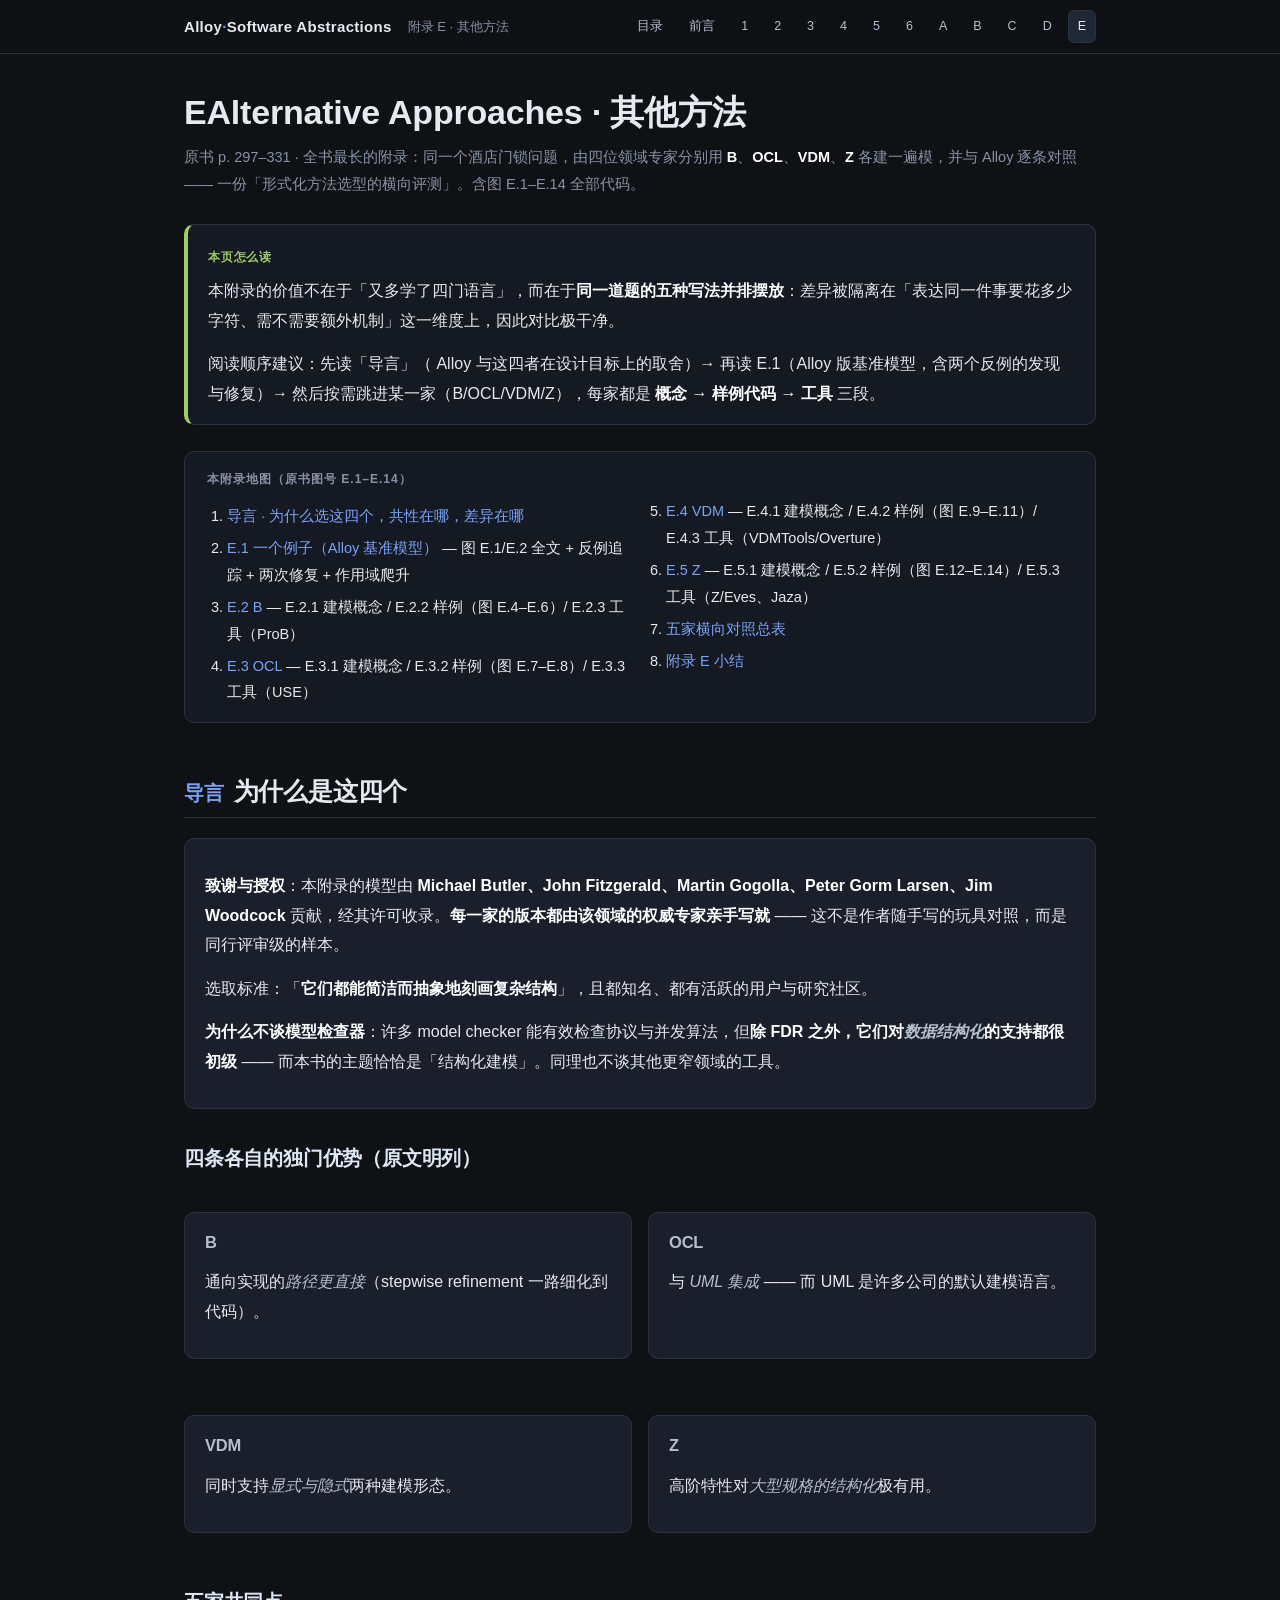
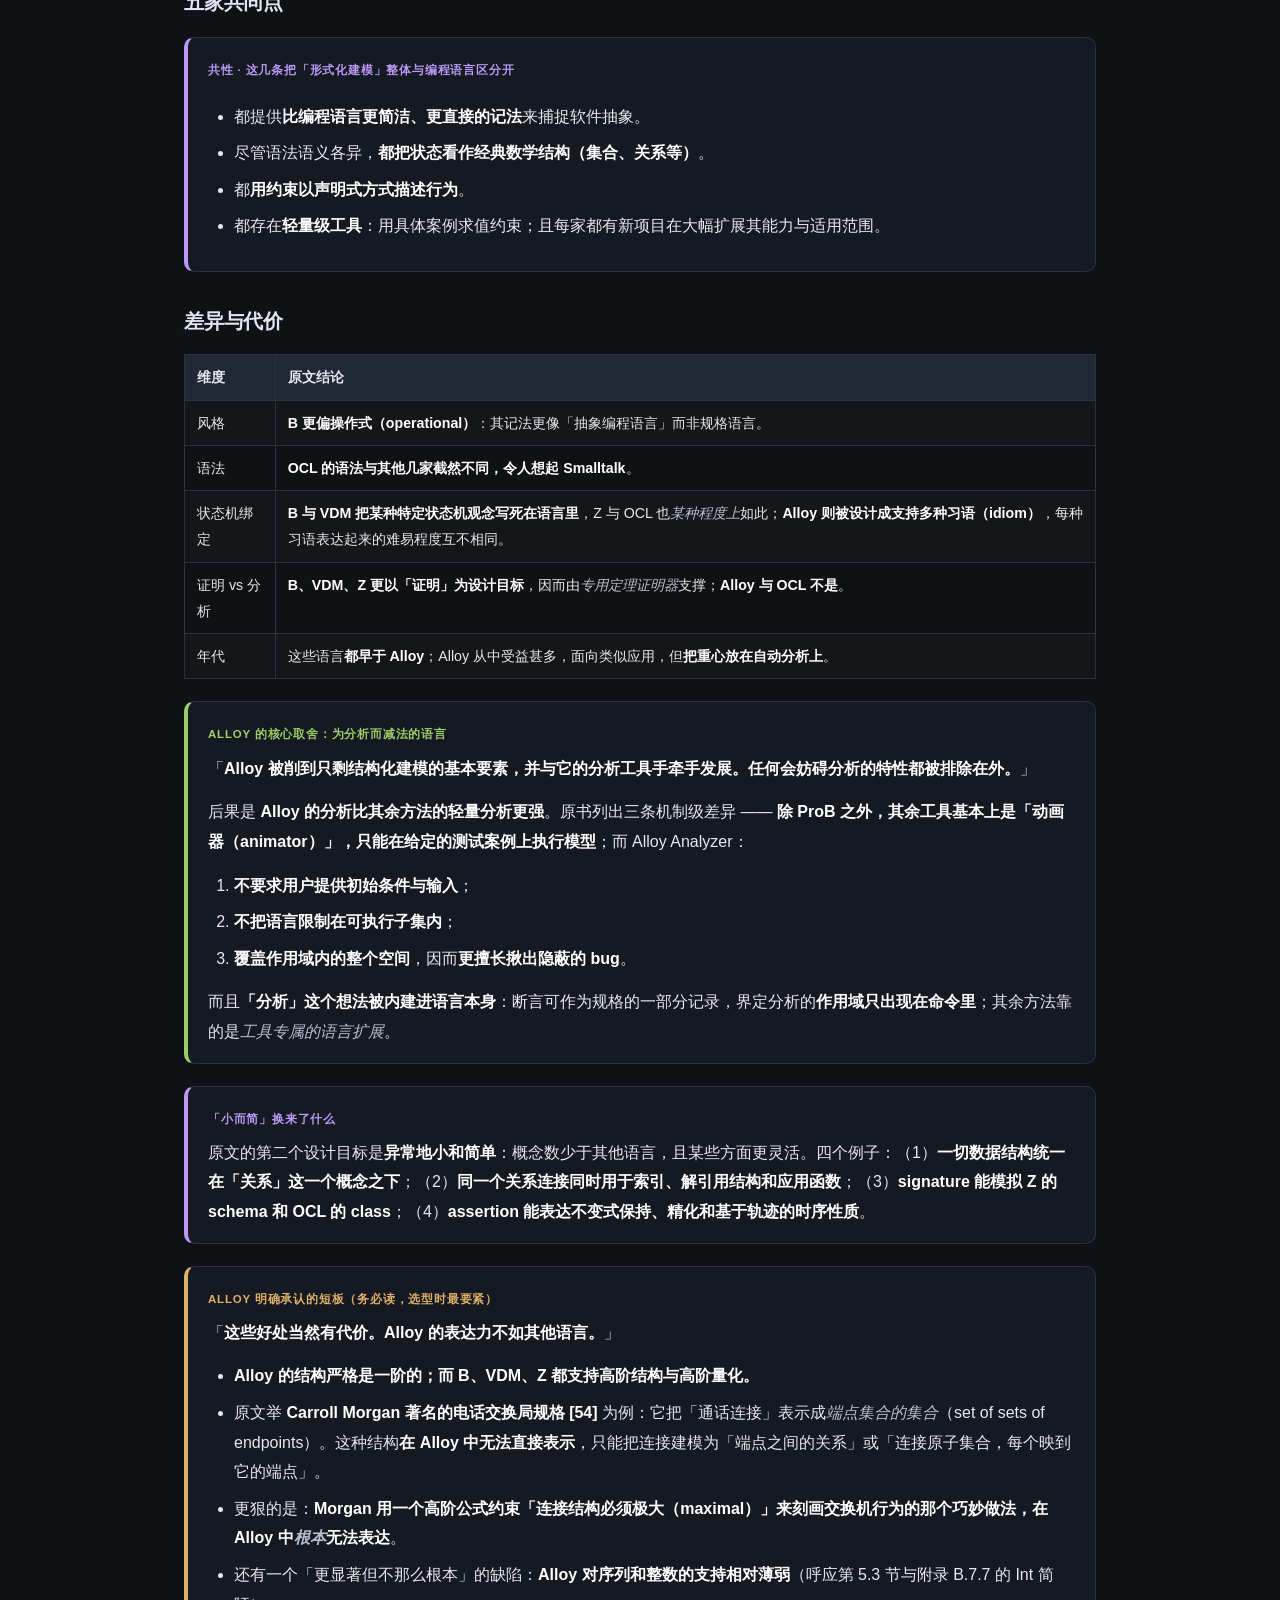
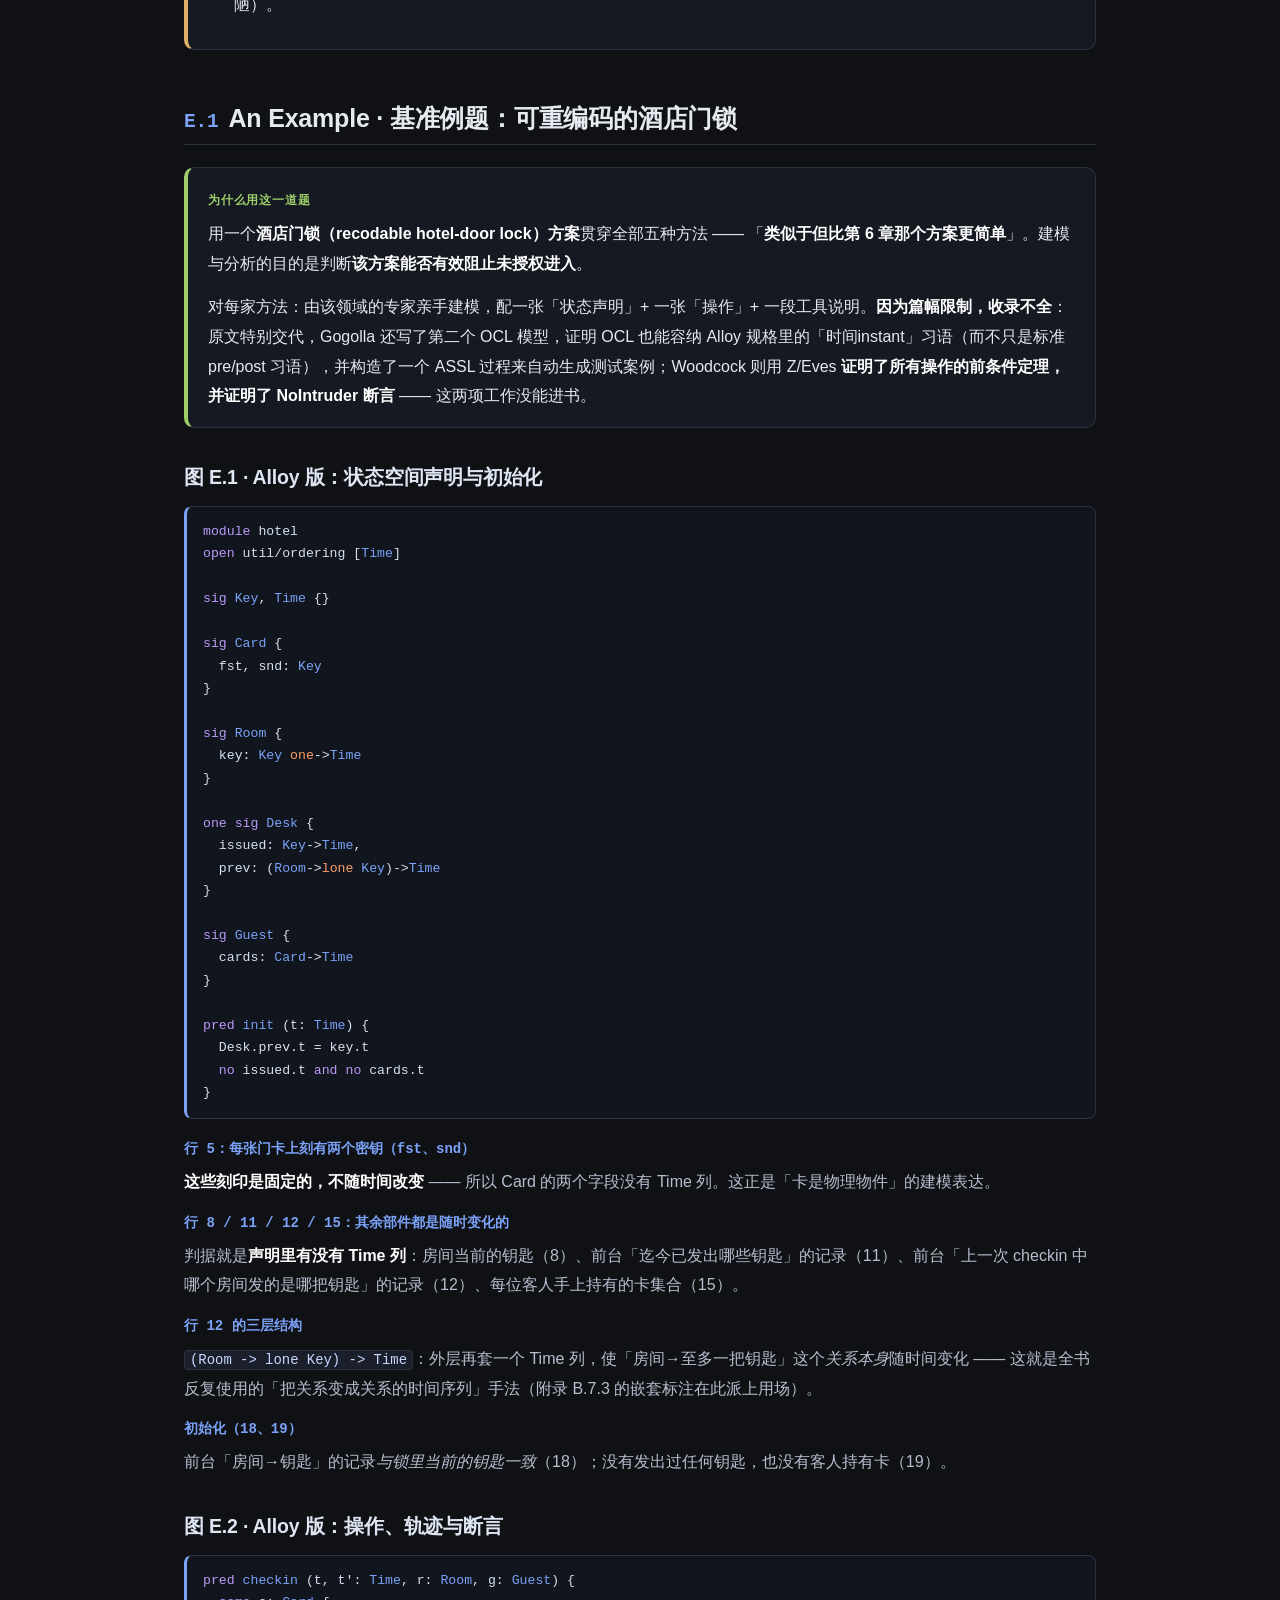
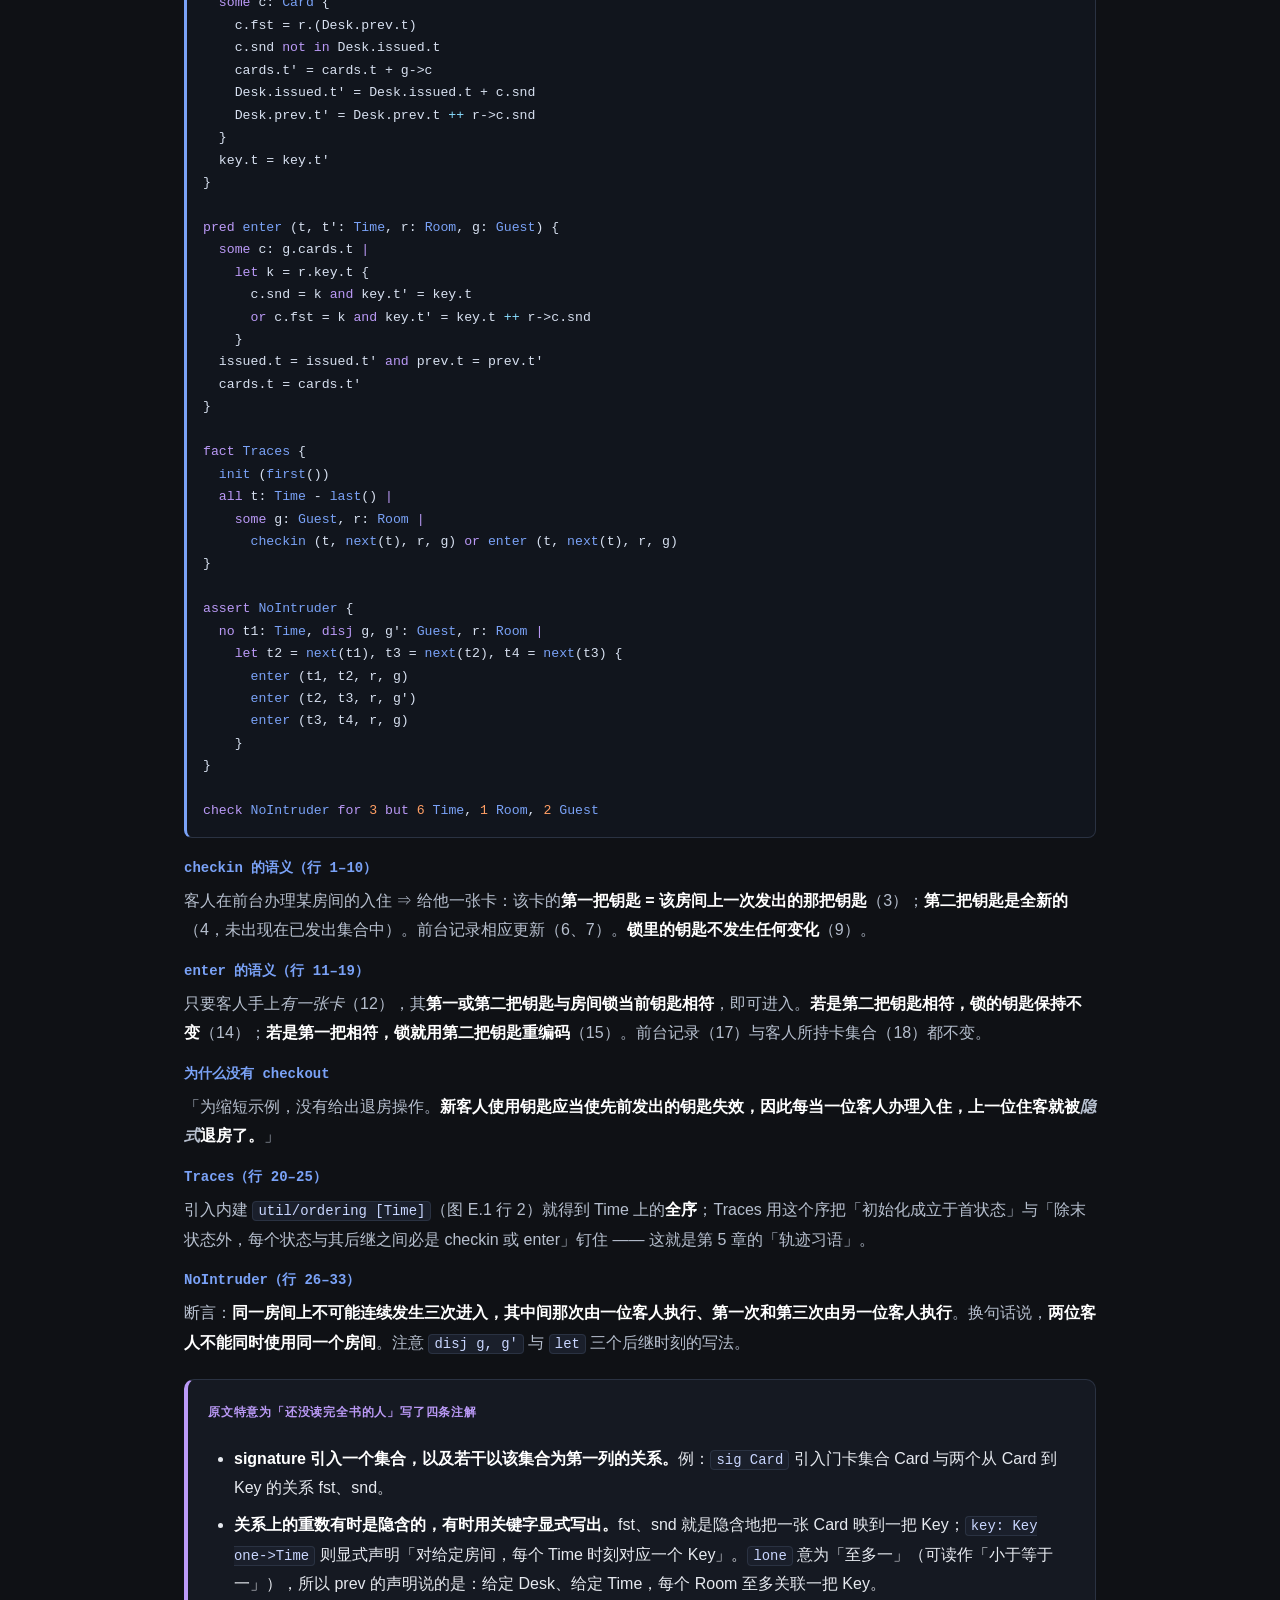
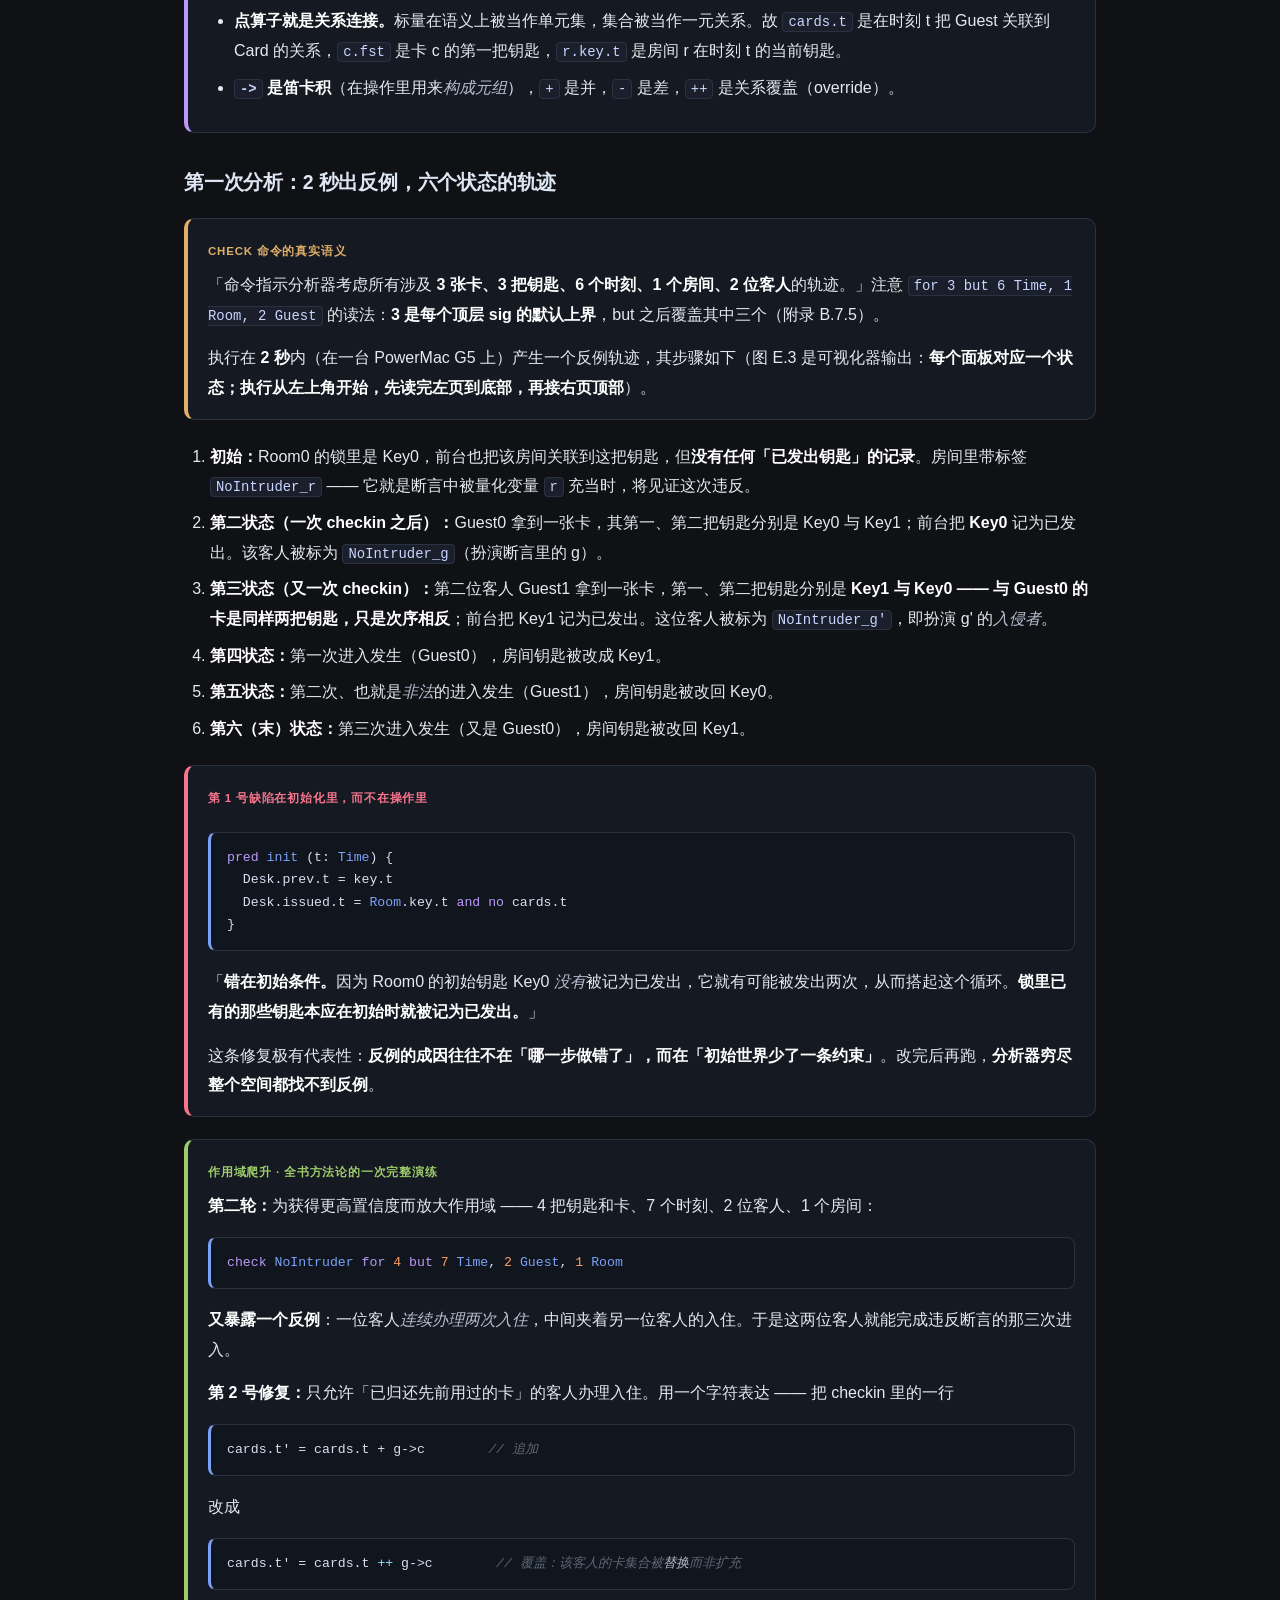
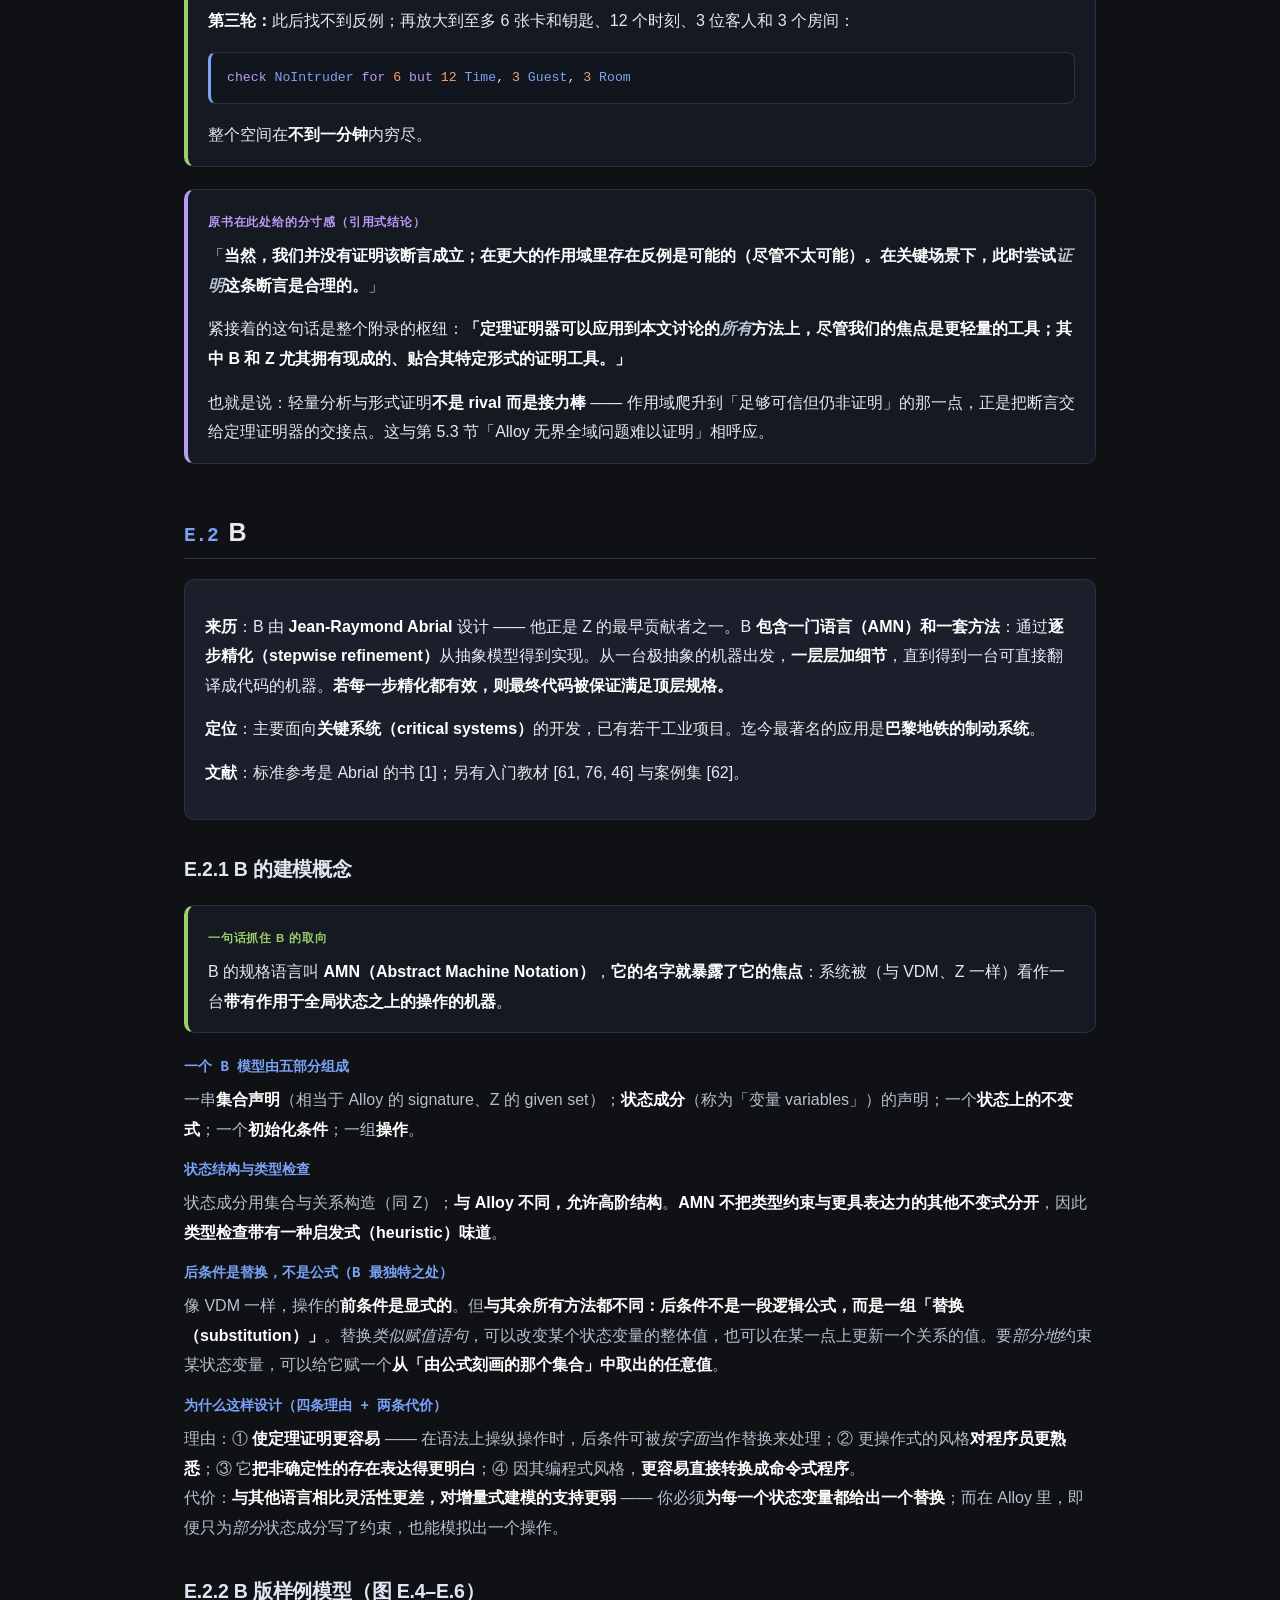
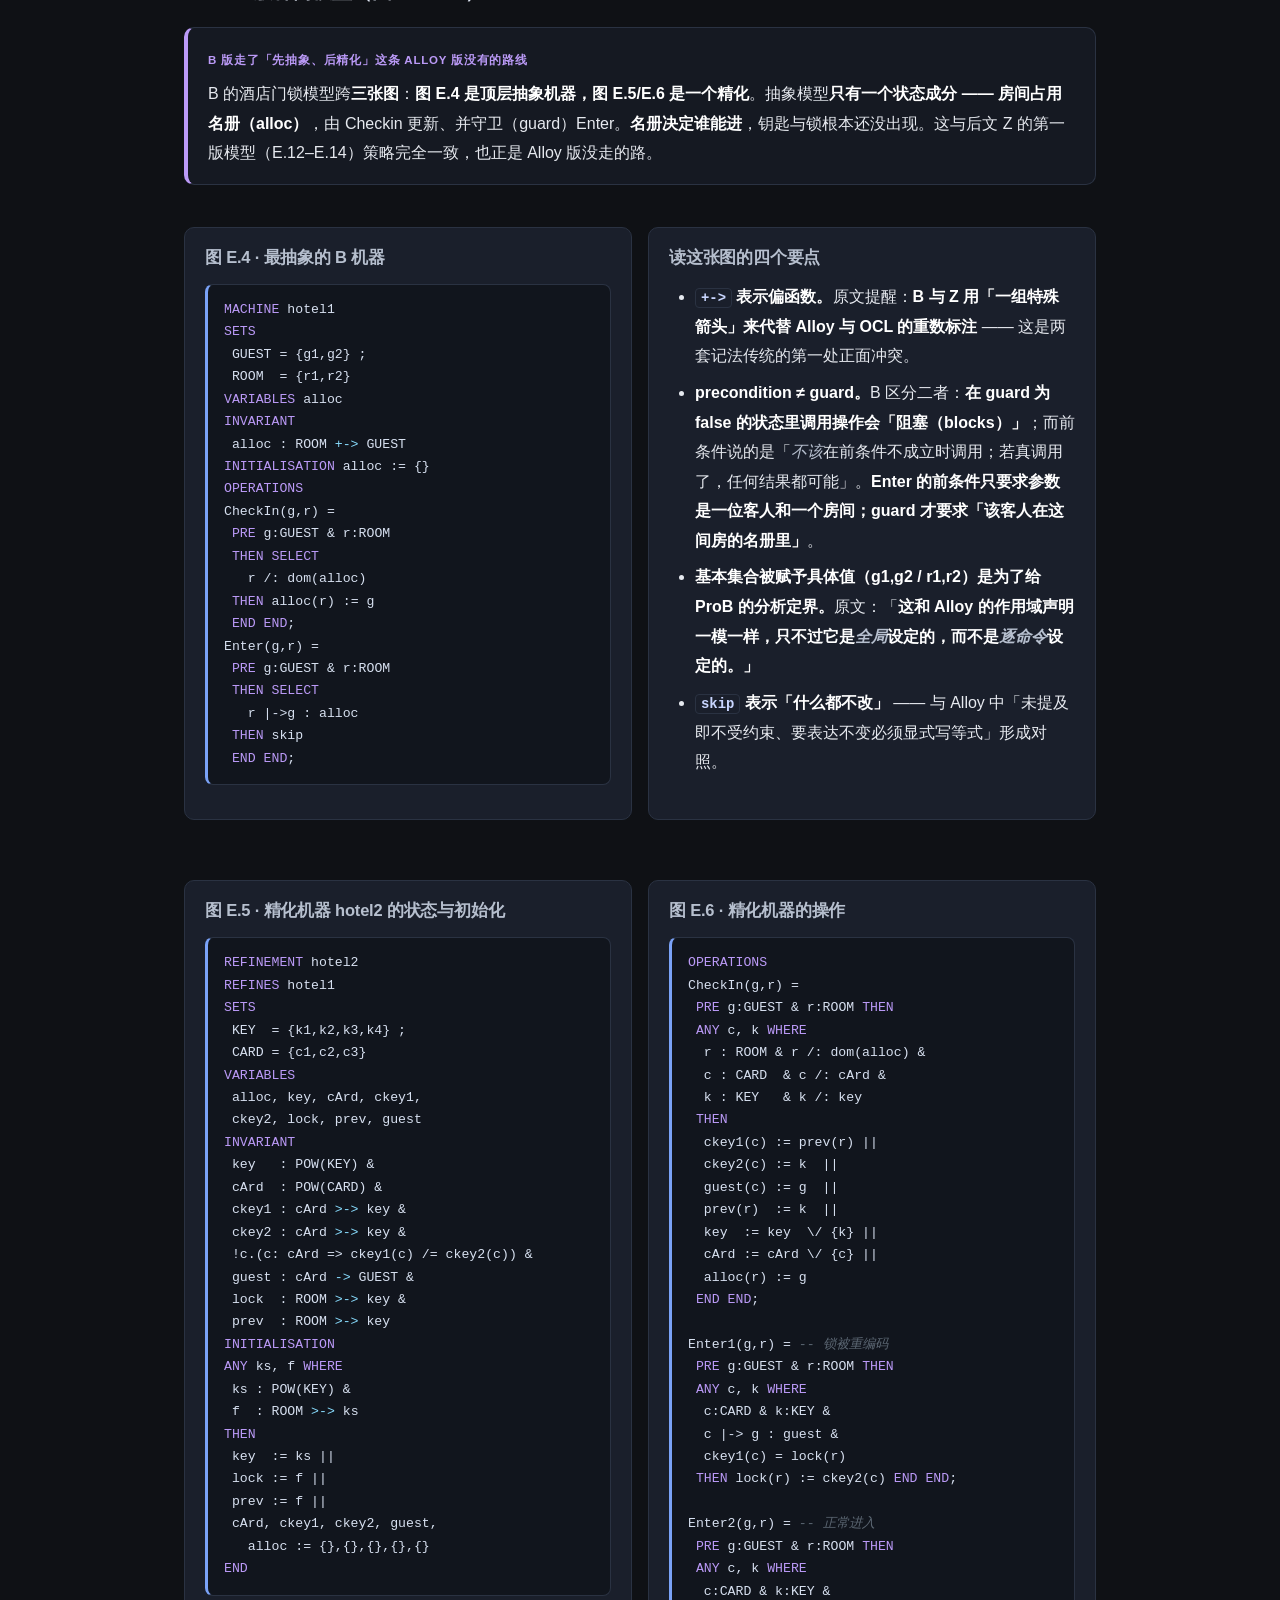
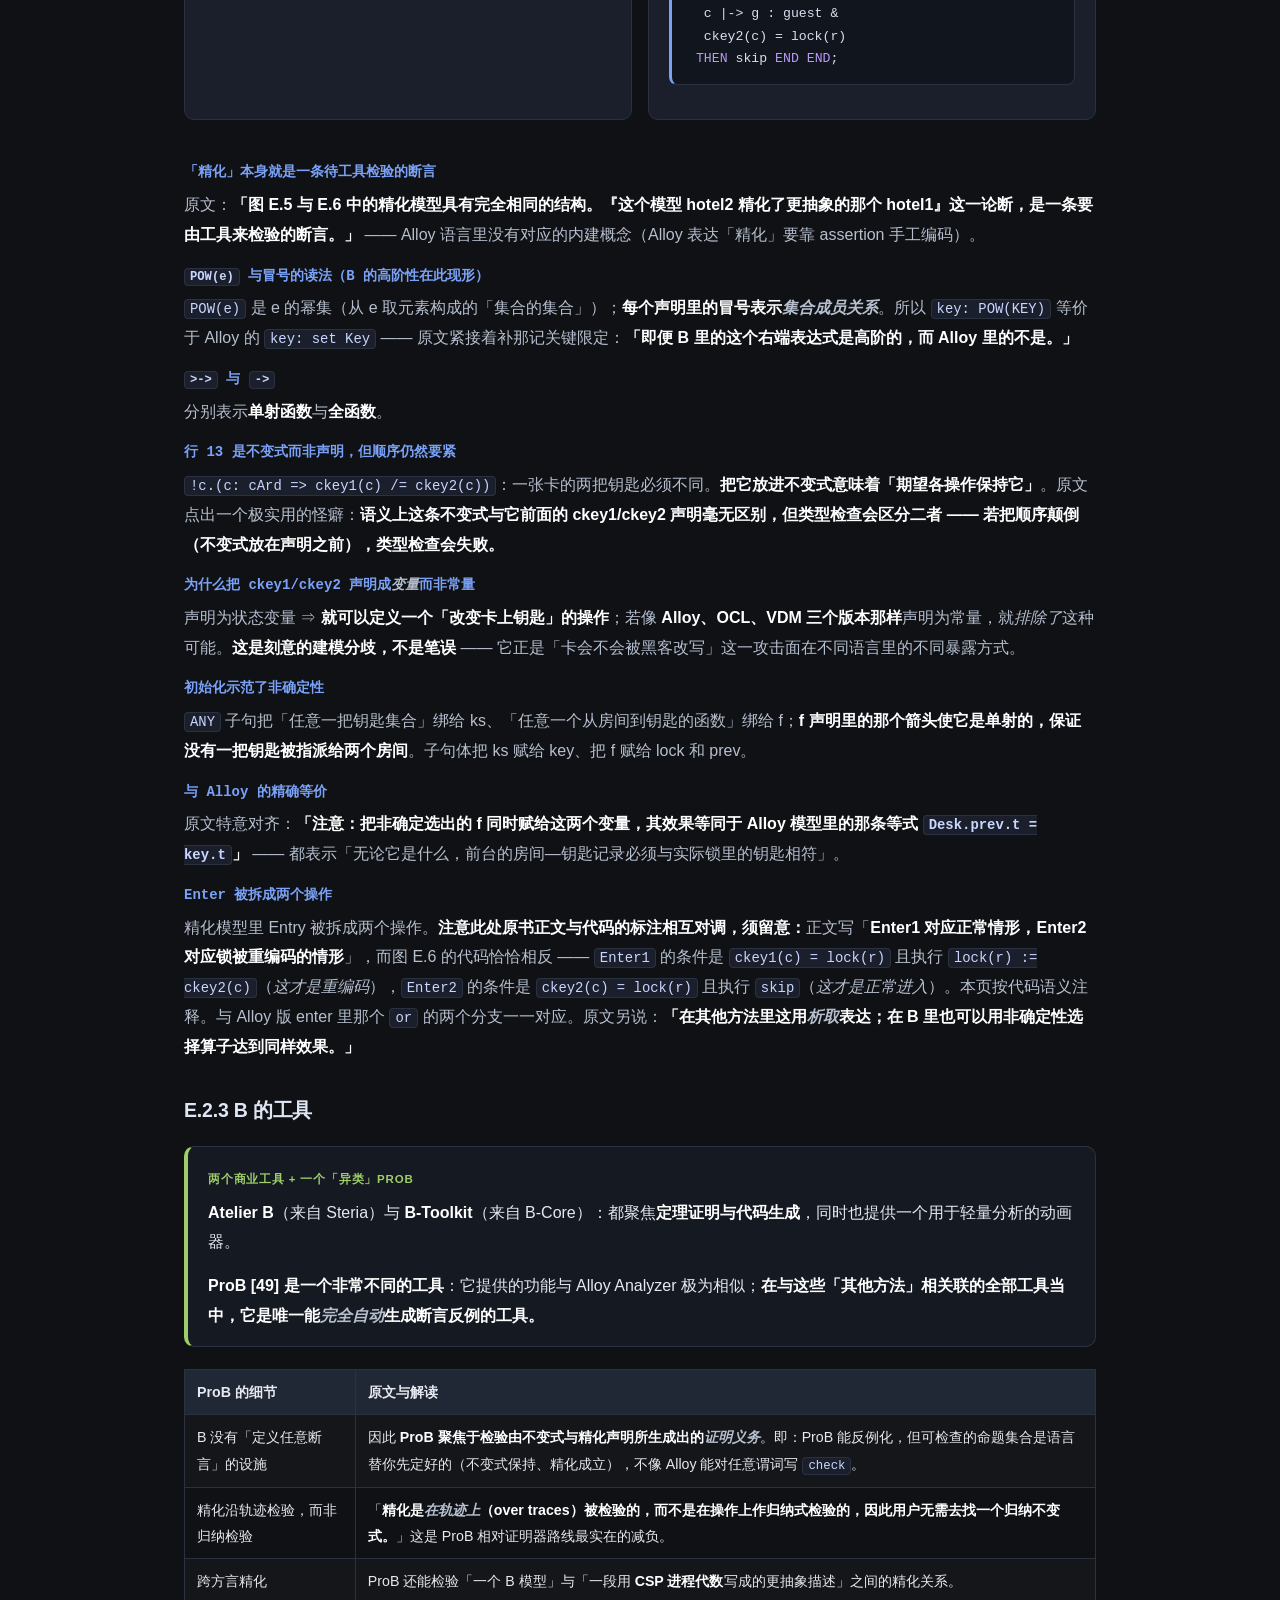
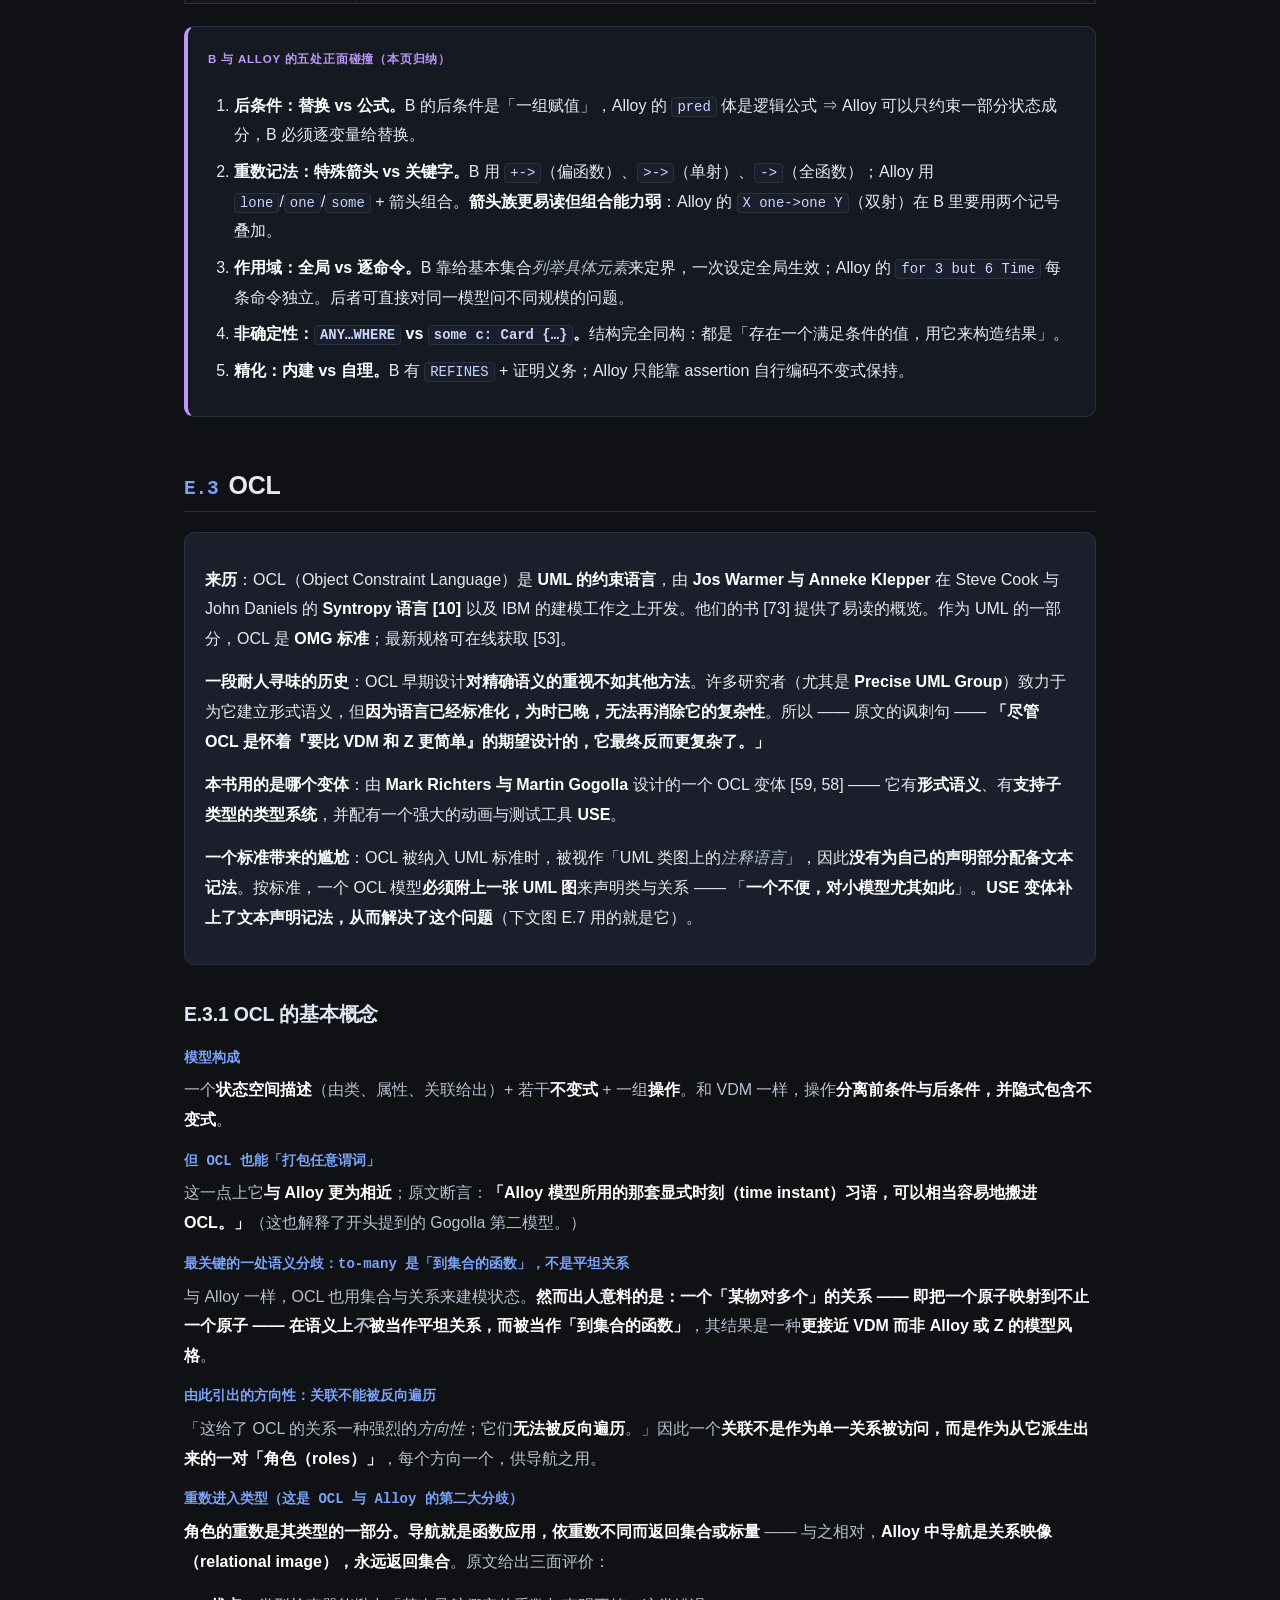
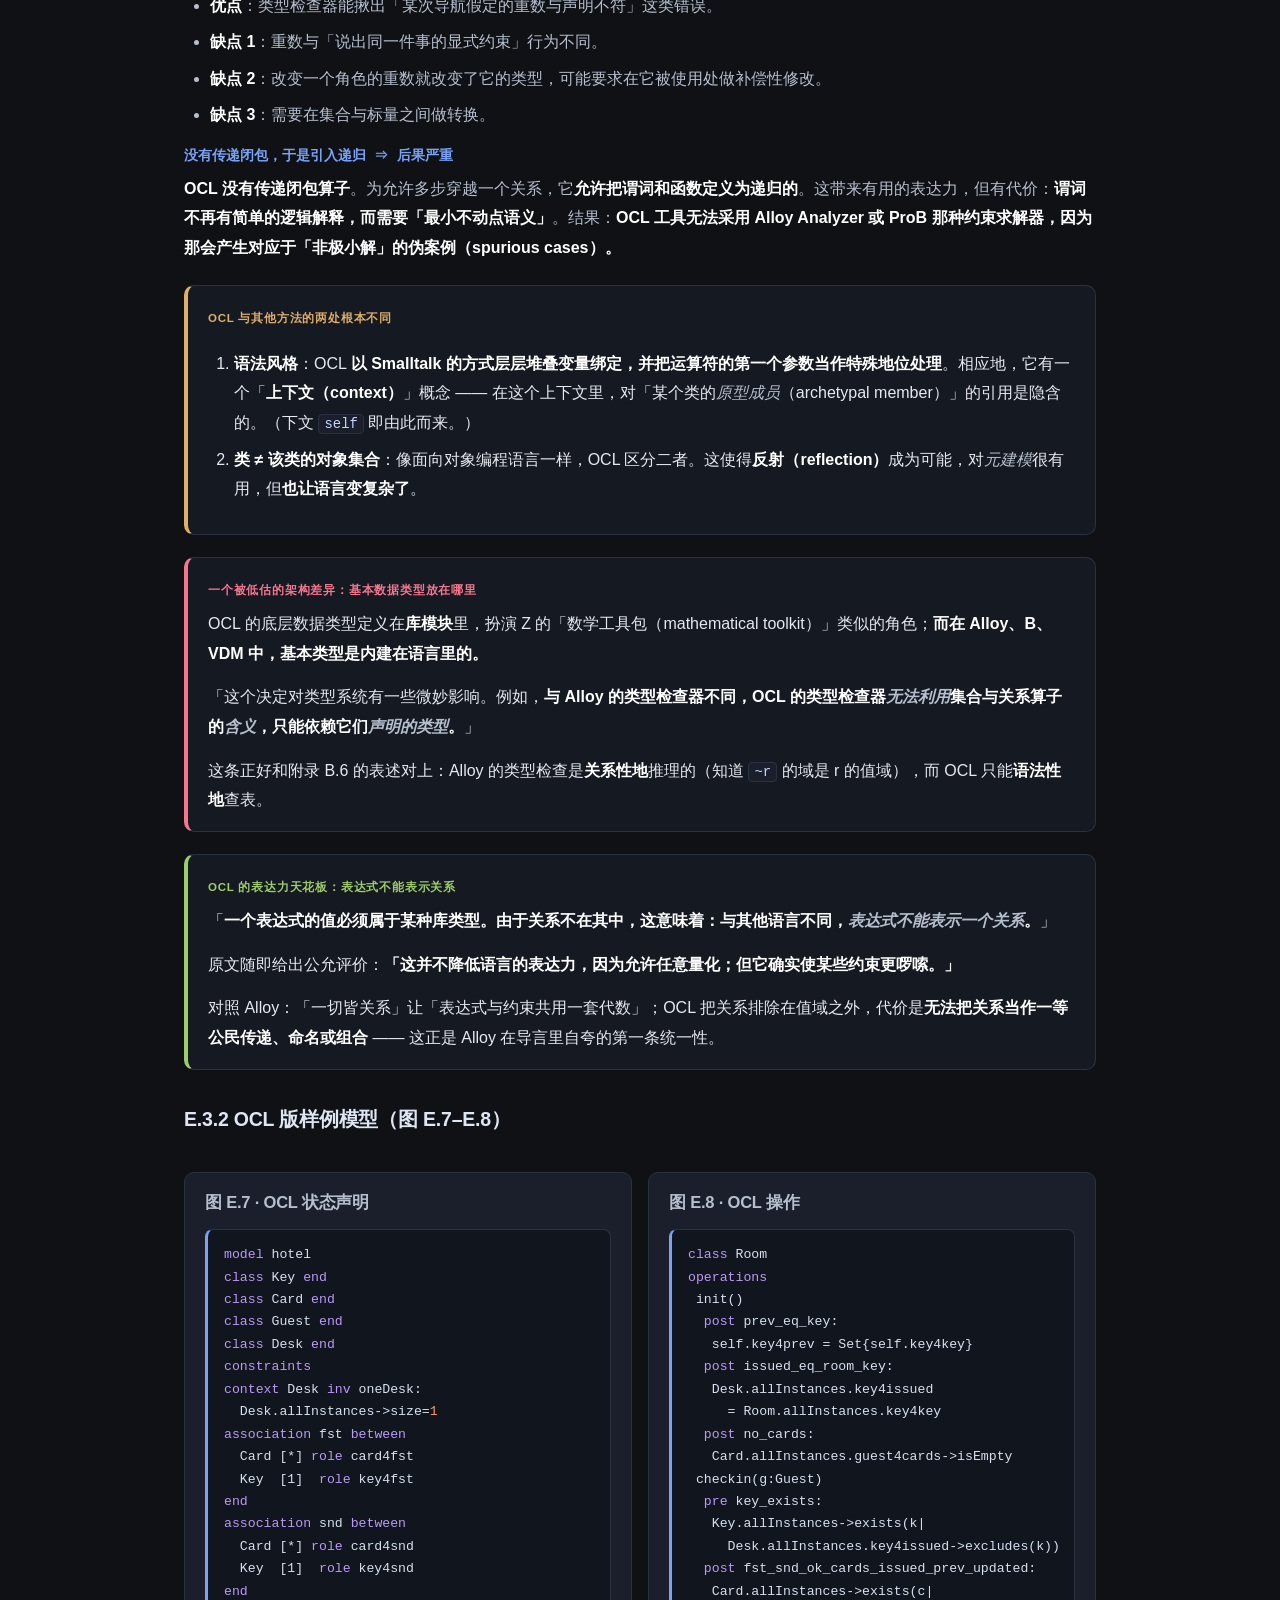
<file: appE.html>
<!DOCTYPE html>
<html lang="zh-CN">
<head>
<meta charset="utf-8">
<meta name="viewport" content="width=device-width,initial-scale=1">
<title>附录 E · Alternative Approaches 其他方法 · Software Abstractions 解读</title>
<link rel="stylesheet" href="style.css">
</head>
<body>
<div class="topbar"><div class="topbar-in">
  <div class="brand">Alloy<span>·</span>Software Abstractions</div>
  <div class="crumb">附录 E · 其他方法</div>
  <nav class="navlinks">
    <a href="index.html">目录</a>
    <a href="preface.html">前言</a>
    <a href="ch1.html">1</a><a href="ch2.html">2</a><a href="ch3.html">3</a>
    <a href="ch4.html">4</a><a href="ch5.html">5</a><a href="ch6.html">6</a>
    <a href="appA.html">A</a><a href="appB.html">B</a><a href="appC.html">C</a>
    <a href="appD.html">D</a><a href="appE.html" class="on">E</a>
  </nav>
</div></div>

<div class="wrap">
<h1><span class="num">E</span>Alternative Approaches · 其他方法</h1>
<p class="sub">原书 p. 297–331 · 全书最长的附录：同一个酒店门锁问题，由四位领域专家分别用 <strong>B</strong>、<strong>OCL</strong>、<strong>VDM</strong>、<strong>Z</strong> 各建一遍模，并与 Alloy 逐条对照 —— 一份「形式化方法选型的横向评测」。含图 E.1–E.14 全部代码。</p>

<div class="callout key">
  <span class="tag">本页怎么读</span>
  <p>本附录的价值不在于「又多学了四门语言」，而在于<strong>同一道题的五种写法并排摆放</strong>：差异被隔离在「表达同一件事要花多少字符、需不需要额外机制」这一维度上，因此对比极干净。</p>
  <p>阅读顺序建议：先读「导言」（ Alloy 与这四者在设计目标上的取舍）→ 再读 E.1（Alloy 版基准模型，含两个反例的发现与修复）→ 然后按需跳进某一家（B/OCL/VDM/Z），每家都是 <strong>概念 → 样例代码 → 工具</strong> 三段。</p>
</div>

<div class="toc">
  <div class="t">本附录地图（原书图号 E.1–E.14）</div>
  <ol>
    <li><a href="#se0">导言 · 为什么选这四个，共性在哪，差异在哪</a></li>
    <li><a href="#se1">E.1 一个例子（Alloy 基准模型）</a> — 图 E.1/E.2 全文 + 反例追踪 + 两次修复 + 作用域爬升</li>
    <li><a href="#se2">E.2 B</a> — E.2.1 建模概念 / E.2.2 样例（图 E.4–E.6）/ E.2.3 工具（ProB）</li>
    <li><a href="#se3">E.3 OCL</a> — E.3.1 建模概念 / E.3.2 样例（图 E.7–E.8）/ E.3.3 工具（USE）</li>
    <li><a href="#se4">E.4 VDM</a> — E.4.1 建模概念 / E.4.2 样例（图 E.9–E.11）/ E.4.3 工具（VDMTools/Overture）</li>
    <li><a href="#se5">E.5 Z</a> — E.5.1 建模概念 / E.5.2 样例（图 E.12–E.14）/ E.5.3 工具（Z/Eves、Jaza）</li>
    <li><a href="#scompare">五家横向对照总表</a></li>
    <li><a href="#sum">附录 E 小结</a></li>
  </ol>
</div>

<h2 id="se0"><span class="num">导言</span>为什么是这四个</h2>

<div class="card">
  <p><strong>致谢与授权</strong>：本附录的模型由 <strong>Michael Butler、John Fitzgerald、Martin Gogolla、Peter Gorm Larsen、Jim Woodcock</strong> 贡献，经其许可收录。<strong>每一家的版本都由该领域的权威专家亲手写就</strong> —— 这不是作者随手写的玩具对照，而是同行评审级的样本。</p>
  <p>选取标准：「<strong>它们都能简洁而抽象地刻画复杂结构</strong>」，且都知名、都有活跃的用户与研究社区。</p>
  <p><strong>为什么不谈模型检查器</strong>：许多 model checker 能有效检查协议与并发算法，但<strong>除 FDR 之外，它们对<em>数据结构化</em>的支持都很初级</strong> —— 而本书的主题恰恰是「结构化建模」。同理也不谈其他更窄领域的工具。</p>
</div>

<h3>四条各自的独门优势（原文明列）</h3>
<div class="grid c2">
  <div class="card"><h4>B</h4><p>通向实现的<em>路径更直接</em>（stepwise refinement 一路细化到代码）。</p></div>
  <div class="card"><h4>OCL</h4><p>与 <em>UML 集成</em> —— 而 UML 是许多公司的默认建模语言。</p></div>
  <div class="card"><h4>VDM</h4><p>同时支持<em>显式与隐式</em>两种建模形态。</p></div>
  <div class="card"><h4>Z</h4><p>高阶特性对<em>大型规格的结构化</em>极有用。</p></div>
</div>

<h3>五家共同点</h3>
<div class="callout idea">
  <span class="tag">共性 · 这几条把「形式化建模」整体与编程语言区分开</span>
  <ul>
    <li>都提供<strong>比编程语言更简洁、更直接的记法</strong>来捕捉软件抽象。</li>
    <li>尽管语法语义各异，<strong>都把状态看作经典数学结构（集合、关系等）</strong>。</li>
    <li>都<strong>用约束以声明式方式描述行为</strong>。</li>
    <li>都存在<strong>轻量级工具</strong>：用具体案例求值约束；且每家都有新项目在大幅扩展其能力与适用范围。</li>
  </ul>
</div>

<h3>差异与代价</h3>
<table>
  <thead><tr><th>维度</th><th>原文结论</th></tr></thead>
  <tbody>
    <tr><td>风格</td><td><strong>B 更偏操作式（operational）</strong>：其记法更像「抽象编程语言」而非规格语言。</td></tr>
    <tr><td>语法</td><td><strong>OCL 的语法与其他几家截然不同，令人想起 Smalltalk</strong>。</td></tr>
    <tr><td>状态机绑定</td><td><strong>B 与 VDM 把某种特定状态机观念写死在语言里</strong>，Z 与 OCL 也<em>某种程度上</em>如此；<strong>Alloy 则被设计成支持多种习语（idiom）</strong>，每种习语表达起来的难易程度互不相同。</td></tr>
    <tr><td>证明 vs 分析</td><td><strong>B、VDM、Z 更以「证明」为设计目标</strong>，因而由<em>专用定理证明器</em>支撑；<strong>Alloy 与 OCL 不是</strong>。</td></tr>
    <tr><td>年代</td><td>这些语言<strong>都早于 Alloy</strong>；Alloy 从中受益甚多，面向类似应用，但<strong>把重心放在自动分析上</strong>。</td></tr>
  </tbody>
</table>

<div class="callout key">
  <span class="tag">Alloy 的核心取舍：为分析而减法的语言</span>
  <p>「<strong>Alloy 被削到只剩结构化建模的基本要素，并与它的分析工具手牵手发展。任何会妨碍分析的特性都被排除在外。</strong>」</p>
  <p>后果是 <strong>Alloy 的分析比其余方法的轻量分析更强</strong>。原书列出三条机制级差异 —— <strong>除 ProB 之外，其余工具基本上是「动画器（animator）」，只能在给定的测试案例上执行模型</strong>；而 Alloy Analyzer：</p>
  <ol>
    <li><strong>不要求用户提供初始条件与输入</strong>；</li>
    <li><strong>不把语言限制在可执行子集内</strong>；</li>
    <li><strong>覆盖作用域内的整个空间</strong>，因而<strong>更擅长揪出隐蔽的 bug</strong>。</li>
  </ol>
  <p>而且<strong>「分析」这个想法被内建进语言本身</strong>：断言可作为规格的一部分记录，界定分析的<strong>作用域只出现在命令里</strong>；其余方法靠的是<em>工具专属的语言扩展</em>。</p>
</div>

<div class="callout idea">
  <span class="tag">「小而简」换来了什么</span>
  <p>原文的第二个设计目标是<strong>异常地小和简单</strong>：概念数少于其他语言，且某些方面更灵活。四个例子：（1）<strong>一切数据结构统一在「关系」这一个概念之下</strong>；（2）<strong>同一个关系连接同时用于索引、解引用结构和应用函数</strong>；（3）<strong>signature 能模拟 Z 的 schema 和 OCL 的 class</strong>；（4）<strong>assertion 能表达不变式保持、精化和基于轨迹的时序性质</strong>。</p>
</div>

<div class="callout warn">
  <span class="tag">Alloy 明确承认的短板（务必读，选型时最要紧）</span>
  <p>「<strong>这些好处当然有代价。Alloy 的表达力不如其他语言。</strong>」</p>
  <ul>
    <li><strong>Alloy 的结构严格是一阶的；而 B、VDM、Z 都支持高阶结构与高阶量化。</strong></li>
    <li>原文举 <strong>Carroll Morgan 著名的电话交换局规格 [54]</strong> 为例：它把「通话连接」表示成<em>端点集合的集合</em>（set of sets of endpoints）。这种结构<strong>在 Alloy 中无法直接表示</strong>，只能把连接建模为「端点之间的关系」或「连接原子集合，每个映到它的端点」。</li>
    <li>更狠的是：<strong>Morgan 用一个高阶公式约束「连接结构必须极大（maximal）」来刻画交换机行为的那个巧妙做法，在 Alloy 中<em>根本</em>无法表达</strong>。</li>
    <li>还有一个「更显著但不那么根本」的缺陷：<strong>Alloy 对序列和整数的支持相对薄弱</strong>（呼应第 5.3 节与附录 B.7.7 的 Int 简陋）。</li>
  </ul>
</div>

<h2 id="se1"><span class="num">E.1</span>An Example · 基准例题：可重编码的酒店门锁</h2>
<div class="callout key">
  <span class="tag">为什么用这一道题</span>
  <p>用一个<strong>酒店门锁（recodable hotel-door lock）方案</strong>贯穿全部五种方法 —— 「<strong>类似于但比第 6 章那个方案更简单</strong>」。建模与分析的目的是判断<strong>该方案能否有效阻止未授权进入</strong>。</p>
  <p>对每家方法：由该领域的专家亲手建模，配一张「状态声明」+ 一张「操作」+ 一段工具说明。<strong>因为篇幅限制，收录不全</strong>：原文特别交代，Gogolla 还写了第二个 OCL 模型，证明 OCL 也能容纳 Alloy 规格里的「时间instant」习语（而不只是标准 pre/post 习语），并构造了一个 ASSL 过程来自动生成测试案例；Woodcock 则用 Z/Eves <strong>证明了所有操作的前条件定理，并证明了 NoIntruder 断言</strong> —— 这两项工作没能进书。</p>
</div>

<h3>图 E.1 · Alloy 版：状态空间声明与初始化</h3>
<pre><code><span class="k">module</span> hotel
<span class="k">open</span> util/ordering [<span class="t">Time</span>]

<span class="k">sig</span> <span class="t">Key</span>, <span class="t">Time</span> {}

<span class="k">sig</span> <span class="t">Card</span> {
  fst, snd: <span class="t">Key</span>
}

<span class="k">sig</span> <span class="t">Room</span> {
  key: <span class="t">Key</span> <span class="n">one</span>-&gt;<span class="t">Time</span>
}

<span class="k">one sig</span> <span class="t">Desk</span> {
  issued: <span class="t">Key</span>-&gt;<span class="t">Time</span>,
  prev: (<span class="t">Room</span>-&gt;<span class="n">lone</span> <span class="t">Key</span>)-&gt;<span class="t">Time</span>
}

<span class="k">sig</span> <span class="t">Guest</span> {
  cards: <span class="t">Card</span>-&gt;<span class="t">Time</span>
}

<span class="k">pred</span> <span class="t">init</span> (t: <span class="t">Time</span>) {
  Desk.prev.t = key.t
  <span class="k">no</span> issued.t <span class="k">and</span> <span class="k">no</span> cards.t
}</code></pre>
<dl class="term">
  <dt>行 5：每张门卡上刻有两个密钥（fst、snd）</dt>
  <dd><strong>这些刻印是固定的，不随时间改变</strong> —— 所以 Card 的两个字段没有 Time 列。这正是「卡是物理物件」的建模表达。</dd>
  <dt>行 8 / 11 / 12 / 15：其余部件都是随时变化的</dt>
  <dd>判据就是<strong>声明里有没有 Time 列</strong>：房间当前的钥匙（8）、前台「迄今已发出哪些钥匙」的记录（11）、前台「上一次 checkin 中哪个房间发的是哪把钥匙」的记录（12）、每位客人手上持有的卡集合（15）。</dd>
  <dt>行 12 的三层结构</dt>
  <dd><code>(Room -&gt; lone Key) -&gt; Time</code>：外层再套一个 Time 列，使「房间→至多一把钥匙」这个<em>关系本身</em>随时间变化 —— 这就是全书反复使用的「把关系变成关系的时间序列」手法（附录 B.7.3 的嵌套标注在此派上用场）。</dd>
  <dt>初始化（18、19）</dt>
  <dd>前台「房间→钥匙」的记录<em>与锁里当前的钥匙一致</em>（18）；没有发出过任何钥匙，也没有客人持有卡（19）。</dd>
</dl>

<h3>图 E.2 · Alloy 版：操作、轨迹与断言</h3>
<pre><code><span class="k">pred</span> <span class="t">checkin</span> (t, t': <span class="t">Time</span>, r: <span class="t">Room</span>, g: <span class="t">Guest</span>) {
  <span class="k">some</span> c: <span class="t">Card</span> {
    c.fst = r.(Desk.prev.t)
    c.snd <span class="k">not in</span> Desk.issued.t
    cards.t' = cards.t + g-&gt;c
    Desk.issued.t' = Desk.issued.t + c.snd
    Desk.prev.t' = Desk.prev.t <span class="o">++</span> r-&gt;c.snd
  }
  key.t = key.t'
}

<span class="k">pred</span> <span class="t">enter</span> (t, t': <span class="t">Time</span>, r: <span class="t">Room</span>, g: <span class="t">Guest</span>) {
  <span class="k">some</span> c: g.cards.t <span class="k">|</span>
    <span class="k">let</span> k = r.key.t {
      c.snd = k <span class="k">and</span> key.t' = key.t
      <span class="k">or</span> c.fst = k <span class="k">and</span> key.t' = key.t <span class="o">++</span> r-&gt;c.snd
    }
  issued.t = issued.t' <span class="k">and</span> prev.t = prev.t'
  cards.t = cards.t'
}

<span class="k">fact</span> <span class="t">Traces</span> {
  <span class="t">init</span> (<span class="t">first</span>())
  <span class="k">all</span> t: <span class="t">Time</span> - <span class="t">last</span>() <span class="k">|</span>
    <span class="k">some</span> g: <span class="t">Guest</span>, r: <span class="t">Room</span> <span class="k">|</span>
      <span class="t">checkin</span> (t, <span class="t">next</span>(t), r, g) <span class="k">or</span> <span class="t">enter</span> (t, <span class="t">next</span>(t), r, g)
}

<span class="k">assert</span> <span class="t">NoIntruder</span> {
  <span class="k">no</span> t1: <span class="t">Time</span>, <span class="k">disj</span> g, g': <span class="t">Guest</span>, r: <span class="t">Room</span> <span class="k">|</span>
    <span class="k">let</span> t2 = <span class="t">next</span>(t1), t3 = <span class="t">next</span>(t2), t4 = <span class="t">next</span>(t3) {
      <span class="t">enter</span> (t1, t2, r, g)
      <span class="t">enter</span> (t2, t3, r, g')
      <span class="t">enter</span> (t3, t4, r, g)
    }
}

<span class="k">check</span> <span class="t">NoIntruder</span> <span class="k">for</span> <span class="n">3</span> <span class="k">but</span> <span class="n">6</span> <span class="t">Time</span>, <span class="n">1</span> <span class="t">Room</span>, <span class="n">2</span> <span class="t">Guest</span></code></pre>

<dl class="term">
  <dt>checkin 的语义（行 1–10）</dt>
  <dd>客人在前台办理某房间的入住 ⇒ 给他一张卡：该卡的<strong>第一把钥匙 = 该房间上一次发出的那把钥匙</strong>（3）；<strong>第二把钥匙是全新的</strong>（4，未出现在已发出集合中）。前台记录相应更新（6、7）。<strong>锁里的钥匙不发生任何变化</strong>（9）。</dd>
  <dt>enter 的语义（行 11–19）</dt>
  <dd>只要客人手上<em>有一张卡</em>（12），其<strong>第一或第二把钥匙与房间锁当前钥匙相符</strong>，即可进入。<strong>若是第二把钥匙相符，锁的钥匙保持不变</strong>（14）；<strong>若是第一把相符，锁就用第二把钥匙重编码</strong>（15）。前台记录（17）与客人所持卡集合（18）都不变。</dd>
  <dt>为什么没有 checkout</dt>
  <dd>「为缩短示例，没有给出退房操作。<strong>新客人使用钥匙应当使先前发出的钥匙失效，因此每当一位客人办理入住，上一位住客就被<em>隐式</em>退房了。</strong>」</dd>
  <dt>Traces（行 20–25）</dt>
  <dd>引入内建 <code>util/ordering [Time]</code>（图 E.1 行 2）就得到 Time 上的<strong>全序</strong>；Traces 用这个序把「初始化成立于首状态」与「除末状态外，每个状态与其后继之间必是 checkin 或 enter」钉住 —— 这就是第 5 章的「轨迹习语」。</dd>
  <dt>NoIntruder（行 26–33）</dt>
  <dd>断言：<strong>同一房间上不可能连续发生三次进入，其中间那次由一位客人执行、第一次和第三次由另一位客人执行</strong>。换句话说，<strong>两位客人不能同时使用同一个房间</strong>。注意 <code>disj g, g'</code> 与 <code>let</code> 三个后继时刻的写法。</dd>
</dl>

<div class="callout idea">
  <span class="tag">原文特意为「还没读完全书的人」写了四条注解</span>
  <ul>
    <li><strong>signature 引入一个集合，以及若干以该集合为第一列的关系。</strong>例：<code>sig Card</code> 引入门卡集合 Card 与两个从 Card 到 Key 的关系 fst、snd。</li>
    <li><strong>关系上的重数有时是隐含的，有时用关键字显式写出。</strong>fst、snd 就是隐含地把一张 Card 映到一把 Key；<code>key: Key one-&gt;Time</code> 则显式声明「对给定房间，每个 Time 时刻对应一个 Key」。<code>lone</code> 意为「至多一」（可读作「小于等于一」），所以 prev 的声明说的是：给定 Desk、给定 Time，每个 Room 至多关联一把 Key。</li>
    <li><strong>点算子就是关系连接。</strong>标量在语义上被当作单元集，集合被当作一元关系。故 <code>cards.t</code> 是在时刻 t 把 Guest 关联到 Card 的关系，<code>c.fst</code> 是卡 c 的第一把钥匙，<code>r.key.t</code> 是房间 r 在时刻 t 的当前钥匙。</li>
    <li><strong><code>-&gt;</code> 是笛卡积</strong>（在操作里用来<em>构成元组</em>），<code>+</code> 是并，<code>-</code> 是差，<code>++</code> 是关系覆盖（override）。</li>
  </ul>
</div>

<h3>第一次分析：2 秒出反例，六个状态的轨迹</h3>
<div class="callout warn">
  <span class="tag">check 命令的真实语义</span>
  <p>「命令指示分析器考虑所有涉及 <strong>3 张卡、3 把钥匙、6 个时刻、1 个房间、2 位客人</strong>的轨迹。」注意 <code>for 3 but 6 Time, 1 Room, 2 Guest</code> 的读法：<strong>3 是每个顶层 sig 的默认上界</strong>，but 之后覆盖其中三个（附录 B.7.5）。</p>
  <p>执行在 <strong>2 秒</strong>内（在一台 PowerMac G5 上）产生一个反例轨迹，其步骤如下（图 E.3 是可视化器输出：<strong>每个面板对应一个状态；执行从左上角开始，先读完左页到底部，再接右页顶部</strong>）。</p>
</div>
<ol>
  <li><strong>初始：</strong>Room0 的锁里是 Key0，前台也把该房间关联到这把钥匙，但<strong>没有任何「已发出钥匙」的记录</strong>。房间里带标签 <code>NoIntruder_r</code> —— 它就是断言中被量化变量 <code>r</code> 充当时，将见证这次违反。</li>
  <li><strong>第二状态（一次 checkin 之后）：</strong>Guest0 拿到一张卡，其第一、第二把钥匙分别是 Key0 与 Key1；前台把 <strong>Key0</strong> 记为已发出。该客人被标为 <code>NoIntruder_g</code>（扮演断言里的 g）。</li>
  <li><strong>第三状态（又一次 checkin）：</strong>第二位客人 Guest1 拿到一张卡，第一、第二把钥匙分别是 <strong>Key1 与 Key0 —— 与 Guest0 的卡是同样两把钥匙，只是次序相反</strong>；前台把 Key1 记为已发出。这位客人被标为 <code>NoIntruder_g'</code>，即扮演 g' 的<em>入侵者</em>。</li>
  <li><strong>第四状态：</strong>第一次进入发生（Guest0），房间钥匙被改成 Key1。</li>
  <li><strong>第五状态：</strong>第二次、也就是<em>非法</em>的进入发生（Guest1），房间钥匙被改回 Key0。</li>
  <li><strong>第六（末）状态：</strong>第三次进入发生（又是 Guest0），房间钥匙被改回 Key1。</li>
</ol>

<div class="callout pit">
  <span class="tag">第 1 号缺陷在初始化里，而不在操作里</span>
  <pre><code><span class="k">pred</span> <span class="t">init</span> (t: <span class="t">Time</span>) {
  Desk.prev.t = key.t
  Desk.issued.t = <span class="t">Room</span>.key.t <span class="k">and</span> <span class="k">no</span> cards.t
}</code></pre>
  <p>「<strong>错在初始条件。</strong>因为 Room0 的初始钥匙 Key0 <em>没有</em>被记为已发出，它就有可能被发出两次，从而搭起这个循环。<strong>锁里已有的那些钥匙本应在初始时就被记为已发出。</strong>」</p>
  <p>这条修复极有代表性：<strong>反例的成因往往不在「哪一步做错了」，而在「初始世界少了一条约束」</strong>。改完后再跑，<strong>分析器穷尽整个空间都找不到反例</strong>。</p>
</div>

<div class="callout key">
  <span class="tag">作用域爬升 · 全书方法论的一次完整演练</span>
  <p><strong>第二轮：</strong>为获得更高置信度而放大作用域 —— 4 把钥匙和卡、7 个时刻、2 位客人、1 个房间：</p>
  <pre><code><span class="k">check</span> <span class="t">NoIntruder</span> <span class="k">for</span> <span class="n">4</span> <span class="k">but</span> <span class="n">7</span> <span class="t">Time</span>, <span class="n">2</span> <span class="t">Guest</span>, <span class="n">1</span> <span class="t">Room</span></code></pre>
  <p><strong>又暴露一个反例</strong>：一位客人<em>连续办理两次入住</em>，中间夹着另一位客人的入住。于是这两位客人就能完成违反断言的那三次进入。</p>
  <p><strong>第 2 号修复：</strong>只允许「已归还先前用过的卡」的客人办理入住。用一个字符表达 —— 把 checkin 里的一行</p>
  <pre><code>cards.t' = cards.t + g-&gt;c        <span class="c">// 追加</span></code></pre>
  <p>改成</p>
  <pre><code>cards.t' = cards.t <span class="o">++</span> g-&gt;c        <span class="c">// 覆盖：该客人的卡集合被<em>替换</em>而非扩充</span></code></pre>
  <p><strong>第三轮：</strong>此后找不到反例；再放大到至多 6 张卡和钥匙、12 个时刻、3 位客人和 3 个房间：</p>
  <pre><code><span class="k">check</span> <span class="t">NoIntruder</span> <span class="k">for</span> <span class="n">6</span> <span class="k">but</span> <span class="n">12</span> <span class="t">Time</span>, <span class="n">3</span> <span class="t">Guest</span>, <span class="n">3</span> <span class="t">Room</span></code></pre>
  <p>整个空间在<strong>不到一分钟</strong>内穷尽。</p>
</div>

<div class="callout idea">
  <span class="tag">原书在此处给的分寸感（引用式结论）</span>
  <p>「<strong>当然，我们并没有证明该断言成立；在更大的作用域里存在反例是可能的（尽管不太可能）。在关键场景下，此时尝试<em>证明</em>这条断言是合理的。</strong>」</p>
  <p>紧接着的这句话是整个附录的枢纽：<strong>「定理证明器可以应用到本文讨论的<em>所有</em>方法上，尽管我们的焦点是更轻量的工具；其中 B 和 Z 尤其拥有现成的、贴合其特定形式的证明工具。」</strong></p>
  <p>也就是说：轻量分析与形式证明<strong>不是 rival 而是接力棒</strong> —— 作用域爬升到「足够可信但仍非证明」的那一点，正是把断言交给定理证明器的交接点。这与第 5.3 节「Alloy 无界全域问题难以证明」相呼应。</p>
</div>

<h2 id="se2"><span class="num">E.2</span>B</h2>
<div class="card">
  <p><strong>来历</strong>：B 由 <strong>Jean-Raymond Abrial</strong> 设计 —— 他正是 Z 的最早贡献者之一。B <strong>包含一门语言（AMN）和一套方法</strong>：通过<strong>逐步精化（stepwise refinement）</strong>从抽象模型得到实现。从一台极抽象的机器出发，<strong>一层层加细节</strong>，直到得到一台可直接翻译成代码的机器。<strong>若每一步精化都有效，则最终代码被保证满足顶层规格。</strong></p>
  <p><strong>定位</strong>：主要面向<strong>关键系统（critical systems）</strong>的开发，已有若干工业项目。迄今最著名的应用是<strong>巴黎地铁的制动系统</strong>。</p>
  <p><strong>文献</strong>：标准参考是 Abrial 的书 [1]；另有入门教材 [61, 76, 46] 与案例集 [62]。</p>
</div>

<h3 id="se21">E.2.1 B 的建模概念</h3>
<div class="callout key">
  <span class="tag">一句话抓住 B 的取向</span>
  <p>B 的规格语言叫 <strong>AMN（Abstract Machine Notation）</strong>，<strong>它的名字就暴露了它的焦点</strong>：系统被（与 VDM、Z 一样）看作一台<strong>带有作用于全局状态之上的操作的机器</strong>。</p>
</div>
<dl class="term">
  <dt>一个 B 模型由五部分组成</dt>
  <dd>一串<strong>集合声明</strong>（相当于 Alloy 的 signature、Z 的 given set）；<strong>状态成分</strong>（称为「变量 variables」）的声明；一个<strong>状态上的不变式</strong>；一个<strong>初始化条件</strong>；一组<strong>操作</strong>。</dd>
  <dt>状态结构与类型检查</dt>
  <dd>状态成分用集合与关系构造（同 Z）；<strong>与 Alloy 不同，允许高阶结构</strong>。<strong>AMN 不把类型约束与更具表达力的其他不变式分开</strong>，因此<strong>类型检查带有一种启发式（heuristic）味道</strong>。</dd>
  <dt>后条件是替换，不是公式（B 最独特之处）</dt>
  <dd>像 VDM 一样，操作的<strong>前条件是显式的</strong>。但<strong>与其余所有方法都不同：后条件不是一段逻辑公式，而是一组「替换（substitution）」</strong>。替换<em>类似赋值语句</em>，可以改变某个状态变量的整体值，也可以在某一点上更新一个关系的值。要<em>部分地</em>约束某状态变量，可以给它赋一个<strong>从「由公式刻画的那个集合」中取出的任意值</strong>。</dd>
  <dt>为什么这样设计（四条理由 + 两条代价）</dt>
  <dd>理由：① <strong>使定理证明更容易</strong> —— 在语法上操纵操作时，后条件可被<em>按字面</em>当作替换来处理；② 更操作式的风格<strong>对程序员更熟悉</strong>；③ 它<strong>把非确定性的存在表达得更明白</strong>；④ 因其编程式风格，<strong>更容易直接转换成命令式程序</strong>。<br>代价：<strong>与其他语言相比灵活性更差，对增量式建模的支持更弱</strong> —— 你必须<strong>为每一个状态变量都给出一个替换</strong>；而在 Alloy 里，即便只为<em>部分</em>状态成分写了约束，也能模拟出一个操作。</dd>
</dl>

<h3 id="se22">E.2.2 B 版样例模型（图 E.4–E.6）</h3>
<div class="callout idea">
  <span class="tag">B 版走了「先抽象、后精化」这条 Alloy 版没有的路线</span>
  <p>B 的酒店门锁模型跨<strong>三张图</strong>：<strong>图 E.4 是顶层抽象机器，图 E.5/E.6 是一个精化</strong>。抽象模型<strong>只有一个状态成分 —— 房间占用名册（alloc）</strong>，由 Checkin 更新、并守卫（guard）Enter。<strong>名册决定谁能进</strong>，钥匙与锁根本还没出现。这与后文 Z 的第一版模型（E.12–E.14）策略完全一致，也正是 Alloy 版没走的路。</p>
</div>

<div class="grid c2">
  <div class="card">
    <h4>图 E.4 · 最抽象的 B 机器</h4>
<pre><code><span class="k">MACHINE</span> hotel1
<span class="k">SETS</span>
 GUEST = {g1,g2} ;
 ROOM  = {r1,r2}
<span class="k">VARIABLES</span> alloc
<span class="k">INVARIANT</span>
 alloc : ROOM <span class="o">+-&gt;</span> GUEST
<span class="k">INITIALISATION</span> alloc := {}
<span class="k">OPERATIONS</span>
CheckIn(g,r) =
 <span class="k">PRE</span> g:GUEST &amp; r:ROOM
 <span class="k">THEN SELECT</span>
   r /: dom(alloc)
 <span class="k">THEN</span> alloc(r) := g
 <span class="k">END END</span>;
Enter(g,r) =
 <span class="k">PRE</span> g:GUEST &amp; r:ROOM
 <span class="k">THEN SELECT</span>
   r |-&gt;g : alloc
 <span class="k">THEN</span> skip
 <span class="k">END END</span>;</code></pre>
  </div>
  <div class="card">
    <h4>读这张图的四个要点</h4>
    <ul>
      <li><strong><code>+-&gt;</code> 表示偏函数。</strong>原文提醒：<strong>B 与 Z 用「一组特殊箭头」来代替 Alloy 与 OCL 的重数标注</strong> —— 这是两套记法传统的第一处正面冲突。</li>
      <li><strong>precondition ≠ guard。</strong>B 区分二者：<strong>在 guard 为 false 的状态里调用操作会「阻塞（blocks）」</strong>；而前条件说的是「<em>不该</em>在前条件不成立时调用；若真调用了，任何结果都可能」。<strong>Enter 的前条件只要求参数是一位客人和一个房间；guard 才要求「该客人在这间房的名册里」</strong>。</li>
      <li><strong>基本集合被赋予具体值（g1,g2 / r1,r2）是为了给 ProB 的分析定界。</strong>原文：「<strong>这和 Alloy 的作用域声明一模一样，只不过它是<em>全局</em>设定的，而不是<em>逐命令</em>设定的。」</strong></li>
      <li><strong><code>skip</code> 表示「什么都不改」</strong> —— 与 Alloy 中「未提及即不受约束、要表达不变必须显式写等式」形成对照。</li>
    </ul>
  </div>
</div>

<div class="grid c2">
  <div class="card">
    <h4>图 E.5 · 精化机器 hotel2 的状态与初始化</h4>
<pre><code><span class="k">REFINEMENT</span> hotel2
<span class="k">REFINES</span> hotel1
<span class="k">SETS</span>
 KEY  = {k1,k2,k3,k4} ;
 CARD = {c1,c2,c3}
<span class="k">VARIABLES</span>
 alloc, key, cArd, ckey1,
 ckey2, lock, prev, guest
<span class="k">INVARIANT</span>
 key   : POW(KEY) &amp;
 cArd  : POW(CARD) &amp;
 ckey1 : cArd <span class="o">&gt;-&gt;</span> key &amp;
 ckey2 : cArd <span class="o">&gt;-&gt;</span> key &amp;
 !c.(c: cArd =&gt; ckey1(c) /= ckey2(c)) &amp;
 guest : cArd <span class="o">-&gt;</span> GUEST &amp;
 lock  : ROOM <span class="o">&gt;-&gt;</span> key &amp;
 prev  : ROOM <span class="o">&gt;-&gt;</span> key
<span class="k">INITIALISATION</span>
<span class="k">ANY</span> ks, f <span class="k">WHERE</span>
 ks : POW(KEY) &amp;
 f  : ROOM <span class="o">&gt;-&gt;</span> ks
<span class="k">THEN</span>
 key  := ks ||
 lock := f ||
 prev := f ||
 cArd, ckey1, ckey2, guest,
   alloc := {},{},{},{},{}
<span class="k">END</span></code></pre>
  </div>
  <div class="card">
    <h4>图 E.6 · 精化机器的操作</h4>
<pre><code><span class="k">OPERATIONS</span>
CheckIn(g,r) =
 <span class="k">PRE</span> g:GUEST &amp; r:ROOM <span class="k">THEN</span>
 <span class="k">ANY</span> c, k <span class="k">WHERE</span>
  r : ROOM &amp; r /: dom(alloc) &amp;
  c : CARD  &amp; c /: cArd &amp;
  k : KEY   &amp; k /: key
 <span class="k">THEN</span>
  ckey1(c) := prev(r) ||
  ckey2(c) := k  ||
  guest(c) := g  ||
  prev(r)  := k  ||
  key  := key  \/ {k} ||
  cArd := cArd \/ {c} ||
  alloc(r) := g
 <span class="k">END END</span>;

Enter1(g,r) = <span class="c">-- 锁被重编码</span>
 <span class="k">PRE</span> g:GUEST &amp; r:ROOM <span class="k">THEN</span>
 <span class="k">ANY</span> c, k <span class="k">WHERE</span>
  c:CARD &amp; k:KEY &amp;
  c |-&gt; g : guest &amp;
  ckey1(c) = lock(r)
 <span class="k">THEN</span> lock(r) := ckey2(c) <span class="k">END END</span>;

Enter2(g,r) = <span class="c">-- 正常进入</span>
 <span class="k">PRE</span> g:GUEST &amp; r:ROOM <span class="k">THEN</span>
 <span class="k">ANY</span> c, k <span class="k">WHERE</span>
  c:CARD &amp; k:KEY &amp;
  c |-&gt; g : guest &amp;
  ckey2(c) = lock(r)
 <span class="k">THEN</span> skip <span class="k">END END</span>;</code></pre>
  </div>
</div>

<dl class="term">
  <dt>「精化」本身就是一条待工具检验的断言</dt>
  <dd>原文：<strong>「图 E.5 与 E.6 中的精化模型具有完全相同的结构。『这个模型 hotel2 精化了更抽象的那个 hotel1』这一论断，是一条要由工具来检验的断言。」</strong> —— Alloy 语言里没有对应的内建概念（Alloy 表达「精化」要靠 assertion 手工编码）。</dd>
  <dt><code>POW(e)</code> 与冒号的读法（B 的高阶性在此现形）</dt>
  <dd><code>POW(e)</code> 是 e 的幂集（从 e 取元素构成的「集合的集合」）；<strong>每个声明里的冒号表示<em>集合成员关系</em></strong>。所以 <code>key: POW(KEY)</code> 等价于 Alloy 的 <code>key: set Key</code> —— 原文紧接着补那记关键限定：<strong>「即便 B 里的这个右端表达式是高阶的，而 Alloy 里的不是。」</strong></dd>
  <dt><code>&gt;-&gt;</code> 与 <code>-&gt;</code></dt>
  <dd>分别表示<strong>单射函数</strong>与<strong>全函数</strong>。</dd>
  <dt>行 13 是不变式而非声明，但顺序仍然要紧</dt>
  <dd><code>!c.(c: cArd =&gt; ckey1(c) /= ckey2(c))</code>：一张卡的两把钥匙必须不同。<strong>把它放进不变式意味着「期望各操作保持它」</strong>。原文点出一个极实用的怪癖：<strong>语义上这条不变式与它前面的 ckey1/ckey2 声明毫无区别，但类型检查会区分二者 —— 若把顺序颠倒（不变式放在声明之前），类型检查会失败。</strong></dd>
  <dt>为什么把 ckey1/ckey2 声明成<em>变量</em>而非常量</dt>
  <dd>声明为状态变量 ⇒ <strong>就可以定义一个「改变卡上钥匙」的操作</strong>；若像 <strong>Alloy、OCL、VDM 三个版本那样</strong>声明为常量，就<em>排除了</em>这种可能。<strong>这是刻意的建模分歧，不是笔误</strong> —— 它正是「卡会不会被黑客改写」这一攻击面在不同语言里的不同暴露方式。</dd>
  <dt>初始化示范了非确定性</dt>
  <dd><code>ANY</code> 子句把「任意一把钥匙集合」绑给 ks、「任意一个从房间到钥匙的函数」绑给 f；<strong>f 声明里的那个箭头使它是单射的，保证没有一把钥匙被指派给两个房间</strong>。子句体把 ks 赋给 key、把 f 赋给 lock 和 prev。</dd>
  <dt>与 Alloy 的精确等价</dt>
  <dd>原文特意对齐：<strong>「注意：把非确定选出的 f 同时赋给这两个变量，其效果等同于 Alloy 模型里的那条等式 <code>Desk.prev.t = key.t</code>」</strong> —— 都表示「无论它是什么，前台的房间—钥匙记录必须与实际锁里的钥匙相符」。</dd>
  <dt>Enter 被拆成两个操作</dt>
  <dd>精化模型里 Entry 被拆成两个操作。<strong>注意此处原书正文与代码的标注相互对调，须留意：</strong>正文写「<strong>Enter1 对应正常情形，Enter2 对应锁被重编码的情形</strong>」，而图 E.6 的代码恰恰相反 —— <code>Enter1</code> 的条件是 <code>ckey1(c) = lock(r)</code> 且执行 <code>lock(r) := ckey2(c)</code>（<em>这才是重编码</em>），<code>Enter2</code> 的条件是 <code>ckey2(c) = lock(r)</code> 且执行 <code>skip</code>（<em>这才是正常进入</em>）。本页按代码语义注释。与 Alloy 版 enter 里那个 <code>or</code> 的两个分支一一对应。原文另说：<strong>「在其他方法里这用<em>析取</em>表达；在 B 里也可以用非确定性选择算子达到同样效果。」</strong></dd>
</dl>

<h3 id="se23">E.2.3 B 的工具</h3>
<div class="callout key">
  <span class="tag">两个商业工具 + 一个「异类」ProB</span>
  <p><strong>Atelier B</strong>（来自 Steria）与 <strong>B-Toolkit</strong>（来自 B-Core）：都聚焦<strong>定理证明与代码生成</strong>，同时也提供一个用于轻量分析的动画器。</p>
  <p><strong>ProB [49] 是一个非常不同的工具</strong>：它提供的功能与 Alloy Analyzer 极为相似；<strong>在与这些「其他方法」相关联的全部工具当中，它是唯一能<em>完全自动</em>生成断言反例的工具。</strong></p>
</div>
<table>
  <thead><tr><th>ProB 的细节</th><th>原文与解读</th></tr></thead>
  <tbody>
    <tr><td>B 没有「定义任意断言」的设施</td><td>因此 <strong>ProB 聚焦于检验由不变式与精化声明所生成出的<em>证明义务</em></strong>。即：ProB 能反例化，但可检查的命题集合是语言替你先定好的（不变式保持、精化成立），不像 Alloy 能对任意谓词写 <code>check</code>。</td></tr>
    <tr><td>精化沿轨迹检验，而非归纳检验</td><td>「<strong>精化是<em>在轨迹上</em>（over traces）被检验的，而不是在操作上作归纳式检验的，因此用户无需去找一个归纳不变式。</strong>」这是 ProB 相对证明器路线最实在的减负。</td></tr>
    <tr><td>跨方言精化</td><td>ProB 还能检验「一个 B 模型」与「一段用 <strong>CSP 进程代数</strong>写成的更抽象描述」之间的精化关系。</td></tr>
  </tbody>
</table>

<div class="callout idea">
  <span class="tag">B 与 Alloy 的五处正面碰撞（本页归纳）</span>
  <ol>
    <li><strong>后条件：替换 vs 公式。</strong>B 的后条件是「一组赋值」，Alloy 的 <code>pred</code> 体是逻辑公式 ⇒ Alloy 可以只约束一部分状态成分，B 必须逐变量给替换。</li>
    <li><strong>重数记法：特殊箭头 vs 关键字。</strong>B 用 <code>+-&gt;</code>（偏函数）、<code>&gt;-&gt;</code>（单射）、<code>-&gt;</code>（全函数）；Alloy 用 <code>lone</code>/<code>one</code>/<code>some</code> + 箭头组合。<strong>箭头族更易读但组合能力弱</strong>：Alloy 的 <code>X one-&gt;one Y</code>（双射）在 B 里要用两个记号叠加。</li>
    <li><strong>作用域：全局 vs 逐命令。</strong>B 靠给基本集合<em>列举具体元素</em>来定界，一次设定全局生效；Alloy 的 <code>for 3 but 6 Time</code> 每条命令独立。后者可直接对同一模型问不同规模的问题。</li>
    <li><strong>非确定性：<code>ANY…WHERE</code> vs <code>some c: Card {…}</code>。</strong>结构完全同构：都是「存在一个满足条件的值，用它来构造结果」。</li>
    <li><strong>精化：内建 vs 自理。</strong>B 有 <code>REFINES</code> + 证明义务；Alloy 只能靠 assertion 自行编码不变式保持。</li>
  </ol>
</div>

<h2 id="se3"><span class="num">E.3</span>OCL</h2>
<div class="card">
  <p><strong>来历</strong>：OCL（Object Constraint Language）是 <strong>UML 的约束语言</strong>，由 <strong>Jos Warmer 与 Anneke Klepper</strong> 在 Steve Cook 与 John Daniels 的 <strong>Syntropy 语言 [10]</strong> 以及 IBM 的建模工作之上开发。他们的书 [73] 提供了易读的概览。作为 UML 的一部分，OCL 是 <strong>OMG 标准</strong>；最新规格可在线获取 [53]。</p>
  <p><strong>一段耐人寻味的历史</strong>：OCL 早期设计<strong>对精确语义的重视不如其他方法</strong>。许多研究者（尤其是 <strong>Precise UML Group</strong>）致力于为它建立形式语义，但<strong>因为语言已经标准化，为时已晚，无法再消除它的复杂性</strong>。所以 —— 原文的讽刺句 —— <strong>「尽管 OCL 是怀着『要比 VDM 和 Z 更简单』的期望设计的，它最终反而更复杂了。」</strong></p>
  <p><strong>本书用的是哪个变体</strong>：由 <strong>Mark Richters 与 Martin Gogolla</strong> 设计的一个 OCL 变体 [59, 58] —— 它有<strong>形式语义</strong>、有<strong>支持子类型的类型系统</strong>，并配有一个强大的动画与测试工具 <strong>USE</strong>。</p>
  <p><strong>一个标准带来的尴尬</strong>：OCL 被纳入 UML 标准时，被视作「UML 类图上的<em>注释语言</em>」，因此<strong>没有为自己的声明部分配备文本记法</strong>。按标准，一个 OCL 模型<strong>必须附上一张 UML 图</strong>来声明类与关系 —— 「<strong>一个不便，对小模型尤其如此</strong>」。<strong>USE 变体补上了文本声明记法，从而解决了这个问题</strong>（下文图 E.7 用的就是它）。</p>
</div>

<h3 id="se31">E.3.1 OCL 的基本概念</h3>
<dl class="term">
  <dt>模型构成</dt>
  <dd>一个<strong>状态空间描述</strong>（由类、属性、关联给出）+ 若干<strong>不变式</strong> + 一组<strong>操作</strong>。和 VDM 一样，操作<strong>分离前条件与后条件，并隐式包含不变式</strong>。</dd>
  <dt>但 OCL 也能「打包任意谓词」</dt>
  <dd>这一点上它<strong>与 Alloy 更为相近</strong>；原文断言：<strong>「Alloy 模型所用的那套显式时刻（time instant）习语，可以相当容易地搬进 OCL。」</strong>（这也解释了开头提到的 Gogolla 第二模型。）</dd>
  <dt>最关键的一处语义分歧：to-many 是「到集合的函数」，不是平坦关系</dt>
  <dd>与 Alloy 一样，OCL 也用集合与关系来建模状态。<strong>然而出人意料的是：一个「某物对多个」的关系 —— 即把一个原子映射到不止一个原子 —— 在语义上<em>不</em>被当作平坦关系，而被当作「到集合的函数」</strong>，其结果是一种<strong>更接近 VDM 而非 Alloy 或 Z 的模型风格</strong>。</dd>
  <dt>由此引出的方向性：关联不能被反向遍历</dt>
  <dd>「这给了 OCL 的关系一种强烈的<em>方向性</em>；它们<strong>无法被反向遍历</strong>。」因此一个<strong>关联不是作为单一关系被访问，而是作为从它派生出来的一对「角色（roles）」</strong>，每个方向一个，供导航之用。</dd>
  <dt>重数进入类型（这是 OCL 与 Alloy 的第二大分歧）</dt>
  <dd><strong>角色的重数是其类型的一部分。导航就是函数应用，依重数不同而返回集合或标量</strong> —— 与之相对，<strong>Alloy 中导航是关系映像（relational image），永远返回集合</strong>。原文给出三面评价：<ul>
    <li><strong>优点</strong>：类型检查器能揪出「某次导航假定的重数与声明不符」这类错误。</li>
    <li><strong>缺点 1</strong>：重数与「说出同一件事的显式约束」行为不同。</li>
    <li><strong>缺点 2</strong>：改变一个角色的重数就改变了它的类型，可能要求在它被使用处做补偿性修改。</li>
    <li><strong>缺点 3</strong>：需要在集合与标量之间做转换。</li>
  </ul></dd>
  <dt>没有传递闭包，于是引入递归 ⇒ 后果严重</dt>
  <dd><strong>OCL 没有传递闭包算子</strong>。为允许多步穿越一个关系，它<strong>允许把谓词和函数定义为递归的</strong>。这带来有用的表达力，但有代价：<strong>谓词不再有简单的逻辑解释，而需要「最小不动点语义」</strong>。结果：<strong>OCL 工具无法采用 Alloy Analyzer 或 ProB 那种约束求解器，因为那会产生对应于「非极小解」的伪案例（spurious cases）。</strong></dd>
</dl>

<div class="callout warn">
  <span class="tag">OCL 与其他方法的两处根本不同</span>
  <ol>
    <li><strong>语法风格</strong>：OCL <strong>以 Smalltalk 的方式层层堆叠变量绑定，并把运算符的第一个参数当作特殊地位处理</strong>。相应地，它有一个「<strong>上下文（context）</strong>」概念 —— 在这个上下文里，对「某个类的<em>原型成员</em>（archetypal member）」的引用是隐含的。（下文 <code>self</code> 即由此而来。）</li>
    <li><strong>类 ≠ 该类的对象集合</strong>：像面向对象编程语言一样，OCL 区分二者。这使得<strong>反射（reflection）</strong>成为可能，对<em>元建模</em>很有用，但<strong>也让语言变复杂了</strong>。</li>
  </ol>
</div>

<div class="callout pit">
  <span class="tag">一个被低估的架构差异：基本数据类型放在哪里</span>
  <p>OCL 的底层数据类型定义在<strong>库模块</strong>里，扮演 Z 的「数学工具包（mathematical toolkit）」类似的角色；<strong>而在 Alloy、B、VDM 中，基本类型是内建在语言里的。</strong></p>
  <p>「这个决定对类型系统有一些微妙影响。例如，<strong>与 Alloy 的类型检查器不同，OCL 的类型检查器<em>无法利用</em>集合与关系算子的<em>含义</em>，只能依赖它们<em>声明的类型</em>。</strong>」</p>
  <p>这条正好和附录 B.6 的表述对上：Alloy 的类型检查是<strong>关系性地</strong>推理的（知道 <code>~r</code> 的域是 r 的值域），而 OCL 只能<strong>语法性地</strong>查表。</p>
</div>

<div class="callout key">
  <span class="tag">OCL 的表达力天花板：表达式不能表示关系</span>
  <p>「<strong>一个表达式的值必须属于某种库类型。由于关系不在其中，这意味着：与其他语言不同，<em>表达式不能表示一个关系</em>。</strong>」</p>
  <p>原文随即给出公允评价：<strong>「这并不降低语言的表达力，因为允许任意量化；但它确实使某些约束更啰嗦。」</strong></p>
  <p>对照 Alloy：「一切皆关系」让「表达式与约束共用一套代数」；OCL 把关系排除在值域之外，代价是<strong>无法把关系当作一等公民传递、命名或组合</strong> —— 这正是 Alloy 在导言里自夸的第一条统一性。</p>
</div>

<h3 id="se32">E.3.2 OCL 版样例模型（图 E.7–E.8）</h3>
<div class="grid c2">
  <div class="card">
    <h4>图 E.7 · OCL 状态声明</h4>
<pre><code><span class="k">model</span> hotel
<span class="k">class</span> Key <span class="k">end</span>
<span class="k">class</span> Card <span class="k">end</span>
<span class="k">class</span> Guest <span class="k">end</span>
<span class="k">class</span> Desk <span class="k">end</span>
<span class="k">constraints</span>
<span class="k">context</span> Desk <span class="k">inv</span> oneDesk:
  Desk.allInstances-&gt;size=<span class="n">1</span>
<span class="k">association</span> fst <span class="k">between</span>
  Card [*] <span class="k">role</span> card4fst
  Key  [1]  <span class="k">role</span> key4fst
<span class="k">end</span>
<span class="k">association</span> snd <span class="k">between</span>
  Card [*] <span class="k">role</span> card4snd
  Key  [1]  <span class="k">role</span> key4snd
<span class="k">end</span>
<span class="k">association</span> key <span class="k">between</span>
  Room [*] <span class="k">role</span> room4key
  Key  [1]  <span class="k">role</span> key4key
<span class="k">end</span>
<span class="k">association</span> prev <span class="k">between</span>
  Desk [*]    <span class="k">role</span> desk4prev
  Room [*]    <span class="k">role</span> room4prev
  Key  [0..1] <span class="k">role</span> key4prev
<span class="k">end</span>
<span class="k">association</span> issued <span class="k">between</span>
  Desk [*] <span class="k">role</span> desk4issued
  Key  [*] <span class="k">role</span> key4issued
<span class="k">end</span>
<span class="k">association</span> cards <span class="k">between</span>
  Guest [*] <span class="k">role</span> guest4cards
  Card  [*] <span class="k">role</span> card4cards
<span class="k">end</span></code></pre>
  </div>
  <div class="card">
    <h4>图 E.8 · OCL 操作</h4>
<pre><code><span class="k">class</span> Room
<span class="k">operations</span>
 init()
  <span class="k">post</span> prev_eq_key:
   self.key4prev = Set{self.key4key}
  <span class="k">post</span> issued_eq_room_key:
   Desk.allInstances.key4issued
     = Room.allInstances.key4key
  <span class="k">post</span> no_cards:
   Card.allInstances.guest4cards-&gt;isEmpty
 checkin(g:Guest)
  <span class="k">pre</span> key_exists:
   Key.allInstances-&gt;exists(k|
     Desk.allInstances.key4issued-&gt;excludes(k))
  <span class="k">post</span> fst_snd_ok_cards_issued_prev_updated:
   Card.allInstances-&gt;exists(c|
     self.key4prev-&gt;includes(c.key4fst) <span class="k">and</span>
     Desk.allInstances.key4issued-&gt;excludes(c.key4snd) <span class="k">and</span>
     g.card4cards = g.card4cards@pre-&gt;including(c) <span class="k">and</span>
     Desk.allInstances-&gt;forAll(d|
       d.key4issued = d.key4issued@pre-&gt;including(c.key4snd)) <span class="k">and</span>
     self.key4prev = Set{c.key4snd})
  <span class="k">post</span> key_unchanged:
   self.key4key@pre = self.key4key
 enter(g:Guest)
  <span class="k">pre</span> key_matches:
   g.card4cards-&gt;exists(c|
     <span class="k">let</span> k = key4key <span class="k">in</span>
       c.key4snd = k <span class="k">or</span> c.key4fst = k)
  <span class="k">post</span> key_updated:
   g.card4cards-&gt;exists(c|
     <span class="k">let</span> k = key4key <span class="k">in</span>
      (c.key4snd = k <span class="k">and</span> self.key4key = self.key4key@pre)
      <span class="k">or</span>
      (c.key4fst = k <span class="k">and</span> self.key4key = c.key4snd))
  <span class="k">post</span> issued_unchanged:
   Desk.allInstances-&gt;forAll(d|d.key4issued@pre = d.key4issued)
  <span class="k">post</span> prev_unchanged:
   Room.allInstances-&gt;forAll(r|
     self.desk4prev@pre = self.desk4prev
     <span class="k">and</span> self.key4prev@pre = self.key4prev)
  <span class="k">post</span> cards_unchanged:
   Card.allInstances-&gt;forAll(c|c.guest4cards@pre = c.guest4cards)
<span class="k">end</span></code></pre>
  </div>
</div>

<dl class="term">
  <dt>为什么要额外造一个 Desk 类</dt>
  <dd>「类 Desk 的引入是为了给『代表已发出钥匙集合的那个状态成分』提供一个<strong>上下文</strong>。」和 Alloy 版一样只有一台前台，<strong>这个约束被记为不变式 <code>oneDesk</code></strong>。</dd>
  <dt><code>Desk.allInstances</code> 与那条「非法写法」</dt>
  <dd>原文警告：<strong>写 <code>Desk-&gt;size=1</code> 是非法的，因为 <code>Desk</code> 表示一个<em>类</em>而不是一个<em>集合</em></strong> —— 必须用 <code>Desk.allInstances</code> 取「该类的那些实例的集合」。这条就是上面「类 ≠ 对象集合」之区别的直接落地。</dd>
  <dt>关联是关系，可以有任何元数 —— 用「角色个数」表示</dt>
  <dd>「一个关联是一个关系，它可以有<em>任何元数</em>，由<em>角色的数目</em>表明：<code>fst</code> 和 <code>snd</code> 有两个角色，因此是二元的；而 <code>prev</code> 是<strong>三元</strong>的。」</dd>
  <dt>命名约定 <code>c4a</code></dt>
  <dd>本模型遵循：<strong>关联 a 中指向类 c 实例的那个角色，命名为 <code>c4a</code></strong>。所以 <code>key4prev</code> 就是「prev 关联里指向 Key 的那个角色」。</dd>
  <dt>三元关联的角色到底表示什么（最容易读错的一条）</dt>
  <dd>二元关联的两个角色互为转置的二元关系。<strong>但三元关系中，一个角色表示「一对二元关系」—— 每个可能的导航源一个</strong>（因为涉及另外两个类）；一般地，<strong>有 k 个角色的关联，每个角色表示 k−1 个不同的二元关系，具体哪一个由上下文选定</strong>。</dd>
  <dt>原文给的例子</dt>
  <dd>给定一台前台 d，<code>d.key4prev</code> 表示「d 作为某些房间的前钥匙而持有的那些钥匙的集合」；同样 <code>d.room4prev</code> 表示「在 d 处有前钥匙与之关联的那些房间的集合」。</dd>
  <dt>角色的表达力不足，以及 OCL 的补救办法</dt>
  <dd>「<strong>角色只提供了高阶关系的一个简化视图，并不完全具有表达力。</strong>」例：若有<em>多台</em>前台，就<strong>写不出</strong> Alloy 的 <code>d.prev[r]</code>（在<em>某台</em>前台处、<em>某个</em>房间的前钥匙）。所幸本模型只有一台前台，问题没暴露。<strong>当 OCL 真的需要一个高阶关系时，必须改用另一套做法：把该关系显式表示为「元组的集合」</strong> —— 原文指向 Richters 论文 [58] 第 4.9.2 节。</dd>
  <dt>操作声明在 Room 上下文中 ⇒ 隐式 self，且可省略</dt>
  <dd>这让每个操作都带一个可用 <code>self</code> 引用的隐式参数；<strong>与 Alloy 的 <code>this</code> 不同，它可以被省略</strong>：第 5 行的 <code>self.key4prev</code> 可写作 <code>key4prev</code>。<strong>而 Alloy 里没有这种简写，因为裸写 <code>key4prev</code> 表示的是整个关系。</strong></dd>
  <dt>前后条件可拆成「有名字的子句」</dt>
  <dd>「以便工具在<strong>检查一个测试案例违反模型时</strong>，能反馈<em>究竟是哪一条子句被违反</em>。」这是 OCL 面向「测试案例校验」而非「求解」取向的语法体现 —— 对照 Alloy：<code>check</code> 给的是反例<em>轨迹</em>，而不是「第几条 post 挂了」。</dd>
  <dt><code>@pre</code> 标记</dt>
  <dd>后条件中，引用<em>前状态</em>值的角色和属性加后缀 <code>@pre</code>。例：<code>g.card4cards = g.card4cards@pre-&gt;including(c)</code> 说的是「后状态里该客人的卡集合 = 前状态那个集合加上卡 c」。<strong>Alloy 用两列 <code>t</code> / <code>t'</code> 达到同一效果，OCL 用 <code>@pre</code> —— 因为它把状态机写死了。</strong></dd>
</dl>

<div class="callout pit">
  <span class="tag">全附录最烧脑的一则辨析：为什么 <code>Set{c.key4snd}</code> 的 Set 并非多余</span>
  <pre><code>self.key4prev = Set{c.key4snd}   <span class="c">// checkin 后条件（图 E.8 行 20）</span></code></pre>
  <p><code>Set</code> 关键字把元素 <code>c.key4snd</code> 提升为一个集合。「<strong>你可能以为这里不必用它，因为角色 <code>key4prev</code> 与 <code>key4snd</code> 的重数分别是 <code>[0..1]</code> 和 <code>[1]</code>，类型上是兼容的。</strong>」</p>
  <p><strong>但原文紧接着给出正确的道理：「对于一个三元关系，角色 r 的重数<em>并不</em>表示 <code>x.r</code> 可能表示的那个集合的大小；它表示的是<em>与「其他那些类型的实例的某种组合」相关联的该类型实例有多少个</em>。」</strong></p>
  <p>结论：<strong>若存在多台前台，<code>self.key4prev</code> 尽管有那个重数，仍可能包含多把钥匙；因此任何与它作等式的值必须是集合而非标量。</strong></p>
  <p>这条对读 Alloy 同样关键，因为它正是附录 B.7.3 嵌套标注所解决的问题的镜像：多层箭头上的重数描述的是「<em>对每个已定的其他坐标</em>」的像的大小，而不是任意切片视图的基数。<strong>把 <code>prev</code> 的前导坐标（Desk）当成「固定的那一个」，是这类误读的根源。</strong></p>
</div>

<h3 id="se33">E.3.3 OCL 的工具</h3>
<div class="callout key">
  <span class="tag">两类工具，功能差别像两个时代</span>
  <p><strong>常规类</strong>：不少工具可用。有些是独立工具，如 <strong>Octopus</strong>（来自 Anneke Kleppe 创办的 Klasse Objecten 公司）；有些是更大的模型驱动开发套件里的组件，如 <strong>Borland Together Designer 的 OCL 组件</strong>。典型功能：<strong>语法与类型检查、在具体测试案例上解释（interpret）OCL 约束、从 OCL 表达式生成 Java/SQL 等代码</strong>。</p>
  <p><strong>设计期分析类</strong>：<strong>支持设计期分析的工具较少</strong>；这一类中最强的似乎是不来梅大学的 <strong>USE 工具 [71]</strong>。它提供一个环境，让建模者<strong>亲手构造测试案例并在其上求值 OCL 表达式与约束</strong>。</p>
  <p><strong>USE 的新能力</strong>：最近加入了一个<strong>「用用户提供的生成器枚举快照（snapshots）」</strong>的设施 [18]，<strong>「它允许在有限案例空间上作 Alloy 风格的穷尽搜索」</strong>。其界面把 OCL 与 UML 图形对象模型整合，支持声明的可视化编辑、快照与执行的图形展示。</p>
</div>
<div class="callout idea">
  <span class="tag">最有说服力的一句</span>
  <p>「<strong>借助 USE 工具，Martin Gogolla 得以模拟场景并发现了缺陷 —— 包括 Alloy 模型第一版中的那个初始化错误。</strong>」</p>
  <p>也就是说：<strong>本节 E.1 里那个「Key0 未记为已发出」的漏洞，不是只有 Alloy 能发现 —— 一个基于生成器的快照枚举器同样抓到了它。</strong>这把导言里「其他方法基本只能做动画」的论断补上了一个诚实的例外，也印证了「穷尽有限空间」这一思想的普适性。</p>
</div>

<h2 id="se4"><span class="num">E.4</span>VDM</h2>
<div class="card">
  <p><strong>名字来历</strong>：VDM 代表 <strong>Vienna Development Method（维也纳开发方法）</strong>，因为它<strong>生长于 1970 年代 IBM 维也纳实验室在编程语言定义方面的工作</strong>。该方法由 <strong>Cliff Jones 与 Dines Bjørner</strong> 发展，包含一门规格语言 + 一套把规格精化成代码的路子。</p>
  <p><strong>历史地位</strong>：<strong>「逻辑式规格（logic-based specification）的许多基本原理与想法，最早就是出现在 VDM 里。」</strong></p>
  <p><strong>今天的所指与标准</strong>：如今「VDM」通常指那门<em>语言</em>，经典参考是 Jones 的书 [41]。最新版本 <strong>VDM-SL</strong>（VDM Specification Language）由 <strong>ISO 在 1990 年代标准化</strong> [47]；<strong>它有两套语法：一套基于 ASCII（多数 VDM 工具用它），一套使用特殊数学符号</strong>。</p>
  <p><strong>工业应用</strong>：电子交易系统、安全智能卡，以及<strong>荷兰花卉拍卖系统</strong>。</p>
  <p><strong>教材</strong>：两本讲 VDM 建模过程的书：[16] 用标准语言 VDM-SL，[17] 用带面向对象特性与并发支持的扩展 <strong>VDM++</strong>；两本都含案例研究，都强调<strong>用轻量级工具技术促进工程师与领域专家之间的对话</strong>。Jones 的一篇论文讨论 VDM 的设计原理 [42]。</p>
</div>

<h3 id="se41">E.4.1 VDM 的基本概念</h3>
<dl class="term">
  <dt>状态机 + 可实现性检查</dt>
  <dd>一个 VDM 规格描述一台<strong>状态机</strong>：一组状态 + 一组操作。状态由<strong>一个顶层声明</strong>给出，并可用<strong>辅助声明</strong>引入它使用的任何复合类型；<strong>每个声明都可配一个不变式</strong>。</dd>
  <dt>「implementable（可实现）」这条独特规则</dt>
  <dd>操作有分离的前/后条件。<strong>每个操作都必须<em>可实现</em>：对每个满足前条件的前状态，其后条件至少容许一个后状态。</strong>若操作以<strong>显式风格</strong>（<em>postcondition 由「对后状态各成分的赋值」构成</em>）书写，则它<strong>「by construction」自动可实现</strong>。</dd>
  <dt>不变式与 Alloy 相同地隐式并入</dt>
  <dd>「不变式，<strong>如 Alloy、OCL、Z 中一样</strong>，被隐含地包含进前条件与后条件之中。<strong>显式操作必须保持不变式。</strong>」</dd>
  <dt>操作引用（operation quotation）↔ Alloy 的一对谓词</dt>
  <dd>一个操作的前后条件可以被另一个操作使用，机制叫<strong>操作引用</strong>，它「把该操作<em>几乎当作一对 Alloy 谓词</em>来对待」。</dd>
  <dt>验证猜想 = Alloy 的断言，但<em>不在语言里</em></dt>
  <dd>「<strong>验证猜想（validation conjectures）扮演着 Alloy 断言的角色，但它们是用<em>工具专属的语言扩展</em>来表达的，而不是用 VDM 语言本身。</strong>」—— 这条与导言「其他方法使用工具专属扩展，而 Alloy 把分析内建进语言」严格呼应。</dd>
  <dt>VDM 最独特的设施：帧条件（frame conditions）</dt>
  <dd>「<strong>与 Alloy、B、OCL、Z 都相反（也和 JML [48]、Larch 接口语言 [23] 这类更侧重描述代码接口的语言相同），VDM 有帧条件，标明某操作可以读或写哪些状态变量。</strong>」<ul>
    <li><strong>好处</strong>：让操作<em>大幅简短</em>（不必提及不变化的成分），也许更容易一眼读懂。</li>
    <li><strong>坏处</strong>：帧条件<strong>假定了一种比 Alloy、Z 之类语言所容许的更受限的规格形式</strong> —— 「你<em>不能</em>往状态里加一些<strong>由其他成分定义的冗余成分</strong>，而不必修改所有操作。」</li>
  </ul></dd>
</dl>

<div class="callout pit">
  <span class="tag">帧条件那条坏处值得展开：它直接封死了 Alloy 的核心手法</span>
  <p>Alloy 里「冗余成分」是常规武器：第 6.4 的 <code>inv</code> 不变式把「所有有效 Inv」打包成一个字段供断言引用；A.5.1 的 <code>bijection</code>、第 6.2 的 <code>Room &lt;: keys</code> 都是「由别的成分定义的派生成分」。<strong>它们的存在只是为了让断言更好写，而每个操作都必须去「维护」它们 —— 在 VDM 的帧条件下这是不可接受的。</strong></p>
  <p>这就是「<strong>声明式规格（Alloy/Z）vs 接口式规格（VDM/JML/Larch）</strong>」的分水岭：前者说「世界应当是什么样」，后者说「这个操作有权碰哪些格子」。</p>
</div>

<h3 id="se42">E.4.2 VDM 版样例模型（图 E.9–E.11）</h3>
<div class="grid c2">
  <div class="card">
    <h4>图 E.9 · VDM 类型声明</h4>
<pre><code><span class="k">types</span>
 Key   = <span class="t">token</span>;
 Room  = <span class="t">token</span>;
 Guest = <span class="t">token</span>;
 Card <span class="o">::</span>
   fst : Key
   snd : Key;
 Desk <span class="o">::</span>
   issued : set <span class="k">of</span> Key
   prev   : map Room <span class="k">to</span> Key
 <span class="k">inv</span> d == rng d.prev subset d.issued;
<span class="k">state</span> Hotel <span class="k">of</span>
  desk   : Desk
  locks  : map Room <span class="k">to</span> Key
  guests : map Guest <span class="k">to</span> set <span class="k">of</span> Card
<span class="k">inv</span> h ==
  dom h.desk.prev subset dom h.locks <span class="k">and</span>
  dunion {{c.fst, c.snd} | c <span class="k">in set</span>
            dunion rng h.guests}
   subset h.desk.issued
<span class="k">init</span> h == h.desk.issued = rng h.locks <span class="k">and</span>
  h.desk.prev = h.locks <span class="k">and</span> rng h.guests = {{}}
<span class="k">end</span></code></pre>
  </div>
  <div class="card">
    <h4>图 E.10 · VDM 操作（隐式风格）</h4>
<pre><code><span class="k">operations</span>
 CheckIn(g:Guest,r:Room)
  <span class="k">ext wr</span> desk : Desk
     <span class="k">wr</span> guests : map Guest <span class="k">to</span> set <span class="k">of</span> Card
  <span class="k">pre</span> r <span class="k">in set</span> dom desk.prev
  <span class="k">post</span> exists new_k:Key <span class="o">&amp;</span>
    new_k <span class="k">not in set</span> desk~.issued <span class="k">and</span>
    <span class="k">let</span> new_c = mk_Card(desk~.prev(r),new_k) <span class="k">in</span>
     desk.issued = desk~.issued union {new_k} <span class="k">and</span>
     desk.prev = desk~.prev <span class="o">++</span> {r |-&gt; new_k} <span class="k">and</span>
     <span class="k">if</span> g <span class="k">in set</span> dom guests
      <span class="k">then</span> guests = guests~ <span class="o">++</span> {g |-&gt; guests~(g) union {new_c}}
      <span class="k">else</span> guests = guests~ <span class="o">munion</span> {g |-&gt; {new_c}};

 Enter(r:Room,g:Guest)
  <span class="k">ext wr</span> locks : map Room <span class="k">to</span> Key
     <span class="k">rd</span> guests : map Guest <span class="k">to</span> set <span class="k">of</span> Card
  <span class="k">pre</span> r <span class="k">in set</span> dom locks <span class="k">and</span> g <span class="k">in set</span> dom guests <span class="k">and</span>
    exists c <span class="k">in set</span> guests(g) <span class="o">&amp;</span>
      c.fst = locks(r) <span class="k">or</span> c.snd = locks(r)
  <span class="k">post</span> exists c <span class="k">in set</span> guests(g) <span class="o">&amp;</span>
    c.fst = locks(r) <span class="k">and</span>
      locks = locks~ <span class="o">++</span> {r |-&gt; c.snd} <span class="k">or</span>
    c.snd = locks(r) <span class="k">and</span> locks = locks~;</code></pre>
  </div>
</div>

<div class="card">
  <h4>图 E.11 · VDM 操作（显式风格，供动画器执行）</h4>
<pre><code>CheckInExpl: Guest * Room ==&gt; ()
CheckInExpl(g,r) ==
 <span class="k">let</span> new_k:Key <span class="k">be st</span> new_k <span class="k">not in set</span> desk.issued <span class="k">in</span>
 <span class="k">let</span> new_c = mk_Card(desk.prev(r),new_k) <span class="k">in</span> (
  desk.issued := desk.issued union {new_k};
  desk.prev  := desk.prev  <span class="o">++</span> {r |-&gt; new_k};
  guests := <span class="k">if</span> g <span class="k">in set</span> dom guests
   <span class="k">then</span> guests <span class="o">++</span> {g |-&gt; guests(g) union {new_c}}
   <span class="k">else</span> guests <span class="o">munion</span> {g |-&gt; {new_c}}
 )
<span class="k">pre</span> r <span class="k">in set</span> dom desk.prev;</code></pre>
</div>

<dl class="term">
  <dt>token 类型 = Alloy 的无字段 sig</dt>
  <dd>类型声明以 Key、Room、Guest 三个 <strong>token 类型</strong>开篇，意即「<strong>表示<em>无解释原子</em>的集合</strong>」—— 对应 Alloy 的 <code>sig Key, Room, Guest {}</code>。而 <strong>Card 和 Desk 被声明为记录（record）类型</strong>；对应全局状态的 <code>Hotel</code> 也是记录类型。</dd>
  <dt>类型不变式 ↔ Alloy 的字段约束</dt>
  <dd>Desk 的不变式（行 11）说的是：「<strong>有前钥匙的那些房间的集合，是已发出钥匙所属房间集合的子集</strong>」（<code>rng d.prev subset d.issued</code>）。各类型都可后跟一个不变式。</dd>
  <dt>记录类型：一条好处与两条代价</dt>
  <dd><strong>Alloy 相反，没有复合类型（除了关系）。</strong>用记录的好处：<strong>可以用构造器造出一个新值</strong>（如行 8 的 <code>mk_Card(...)</code>），而 <strong>Alloy 需要一个集合概括式或存在量词</strong>（如 Alloy 版 checkin 里 <code>some c: Card {…}</code>）。代价：<ul>
    <li><strong>额外的记法</strong>：「注意 VDM 里 <code>c.fst</code> 用点，而 <code>locks(r)</code> 用括号」—— 同一件事两套存取语法。</li>
    <li><strong>给分析制造问题</strong>（下条）。</li>
  </ul></dd>
  <dt>「记录没有独立于其值的身份」⇒ 无界全域问题（这是本附录与第 5 章最重要的一次勾连）</dt>
  <dd>原文：<strong>「记录常能在 Alloy 里用 signature 表示，但<em>缺少构造器</em>这一点，正是 5.3 节所述『<strong>无界全域问题（unbounded universals problem）</strong>』的核心所在。」</strong>紧接着：<strong>「一个记录没有区别于其值的身份，因此这个 VDM 模型<em>不会区分</em>由不同客人持有、却恰好带有相同两把钥匙的两张卡。」</strong></dd>
  <dt>VDM 的高阶性在状态不变式里现形（行 16–19）</dt>
  <dd>那条 <code>dunion {{c.fst, c.snd} | c in set dunion rng h.guests} subset h.desk.issued</code> 说的是「<strong>客人们所持卡上的第一、第二把钥匙都必须已被前台记录为发出</strong>」。因为 <code>h.guests</code> 是「客人 → 卡的集合」的函数，<strong>它的值域 <code>rng h.guests</code> 是<em>集合的集合</em>，必须先取一次分布并（dunion）摊平，才能判断卡 c 是否属于</strong>。</dd>
  <dt>同一条件的 Alloy 写法（原文逐字对照）</dt>
  <dd><code>all t: Time | Guest.cards.t.(fst + snd) in Desk.issued.t</code> —— 「<strong>在 Alloy 里，集合的集合是不可表达的</strong>」，于是把高阶摊平换成一条沿 Time 的量化。</dd>
  <dt>时间变量与状态变量的角色互换</dt>
  <dd>「<strong>时间变量 t 扮演着 VDM 规格里状态变量 h 的角色。它的位置是所选习语的产物</strong> —— 若把状态建模成一个 signature（如第 6 章的内存例子或媒体资产例子），它就会出现在字段名<em>之前</em>而不是<em>之后</em>。」</dd>
  <dt>帧条件如何缩短后条件</dt>
  <dd>「注意帧条件如何缩短其所属的后条件：在 Enter 中，因为<strong>只有 <code>locks</code> 成分是可写的</strong>，就不必像 Alloy 版（图 E.2 第 17、18 行）那样为其余成分写等式。」这正是 Alloy 必须写 <code>issued.t = issued.t' and prev.t = prev.t' cards.t = cards.t'</code> 的原因。</dd>
  <dt>显式前条件的一害（原文给的实证）</dt>
  <dd>显式前条件让「操作何时适用」更易看清，但可能更啰嗦：<strong>「注意 Enter 的前条件（行 17）在后条件里被<em>重复了一遍</em>，因为存在量词无法横跨两者。」</strong>Alloy 不存在这个问题 —— 谓词体是一整个公式，量词自然覆盖全部。</dd>
  <dt><code>~</code>、<code>&amp;</code> 与「状态是可变的顶层记录」</dt>
  <dd>VDM 的前/后条件<strong>就是逻辑公式</strong>，像 Alloy 谓词体一样。<strong>但与 Alloy 不同、与其他方法（Z 相对轻些）相同：VDM 假定某种特定状态机习语并为之提供专门语法。</strong>状态声明<em>不像</em>其他类型声明 —— 它定义了一个<strong>可变结构，其各成分在操作的前状态与后状态中各有其值</strong>；成分 c 在前状态的值写作 <code>c~</code>，后状态写作 <code>c</code>。<strong>特殊符号 <code>&amp;</code> 分隔量词的约束部分与主体</strong>（<code>exists x &amp; body</code>）。</dd>
  <dt>「所有变异都被限制在状态的顶层成分」</dt>
  <dd>「这很方便，但不如 Alloy 的路子灵活。<strong>你<em>不能</em>把 cards 变成可变的，以便建模『黑客修改既有门卡』</strong> —— 而在 Alloy 里，只要给 Card 的关系加一列 Time 就行了。<strong>不过 VDM++ 允许所有结构都可变。</strong>」</dd>
  <dt>VDM 区分集合与关系（映射）—— 一个 <code>+</code> vs <code>union</code>/<code>munion</code></dt>
  <dd>「<strong>Alloy 对所有并运算都用同一个 <code>+</code>，而 VDM 对集合用 <code>union</code>、对映射用 <code>munion</code>。</strong>」作为高阶语言，VDM 还需要<strong>集合构造括号</strong>来区分映射与元组、集合与其元素：<ul>
    <li>初始化行 21 把「客人→卡集合」映射的值域等同于 <code>{{}}</code> —— <strong>只含空集的那个集合</strong>；若写成 <code>{}</code> 意思就完全不同了。</li>
    <li>扩充 <code>guests</code> 与 <code>locks</code> 两个映射时，一个需要集合括号（<code>{r |-&gt; new_k}</code>）一个不需要（<code>{g |-&gt; {new_c}}</code>）。</li>
  </ul></dd>
  <dt>显式风格：为动画器而改写</dt>
  <dd>「<strong>要把动画器（如 VDMTools 的那个）应用于一个操作，该操作必须写成显式形式。</strong>」图 E.11 即 CheckIn 的显式版本：<strong>存在量词被换成 <code>let</code> 语句；后条件的各约束被换成赋值；帧条件不再必要。</strong>原文判语：「<strong>这个记法与 B 非常相似。</strong>」—— 恰好闭合了本节开头「VDM 支持显式与隐式两种建模」这句评价。</dd>
</dl>

<h3 id="se43">E.4.3 VDM 的工具</h3>
<div class="callout key">
  <span class="tag">VDMTools 与 Overture</span>
  <p>在 <strong>Peter Gorm Larsen</strong> 的指导下，丹麦公司 <strong>IFAD</strong>（1990 年代提供 VDM 咨询）开发了 <strong>VDMTools</strong> —— 同时支持 VDM-SL 与 VDM++ 的工具箱。<strong>它包含一个类型检查器和一个定理证明器，并针对 VDM 的一个<em>可执行子集</em>提供规格模拟与测试设施，外加一个代码生成器。</strong>该工具箱现归日本 <strong>CSK 公司</strong>所有。</p>
  <p>面向 VDM++ 的新工具支持正在 <strong>Overture 开源计划</strong>下开发。</p>
  <p><strong>注意那句限定：「针对 VDM 的一个可执行子集」</strong> —— 这正好落在导言批评的点上：动画器要求可执行子集，而「<strong>Alloy Analyzer 不把语言限制在可执行子集内</strong>」。VDM 的显式风格（图 E.11）就是「为进入那个子集而做的改写」。</p>
</div>

<h2 id="se5"><span class="num">E.5</span>Z</h2>
<div class="card">
  <p><strong>来历与战绩</strong>：Z 于 <strong>1980 年代在牛津大学</strong>开发。它在教学与研究上影响极深，并成功应用于若干大型项目：<strong>牛津大学与 IBM 在 CICS 系统上的合作</strong>、<strong>Praxis Critical Systems</strong> 的一串项目，以及 <strong>NatWest 银行开发的 Mondex 电子钱包的安全验证 —— 这是史上第一个获 ITSEC Level 6 认证的产品</strong> [69, 68]。</p>
  <p><strong>与 Alloy 的血缘</strong>：<strong>「Z 那干净而简单的语义基础，是 Alloy 设计的一个灵感来源。」</strong></p>
  <p><strong>标准与主流教材</strong>：语言已由 ISO 标准化 [30]，但 <strong>Mike Spivey 的书 [65] 所描述的那个版本至今仍最流行</strong>。关于 Z 的书写得很多：教材 [40, 56, 74, 75]、案例集 [26]、风格指南 [3]。</p>
</div>

<h3 id="se51">E.5.1 Z 的基本概念</h3>
<div class="callout key">
  <span class="tag">一句最要紧的对照：Z 只有一个打包构造，Alloy 有两组</span>
  <p>「<strong>Z 和 Alloy 一样，骨子里就是一套逻辑，加上若干语法构造以便描述软件抽象。</strong>在 Alloy 里，这些构造是 <em>signature</em>（用来打包<em>声明</em>）与 <em>facts / predicates / functions</em>（用来打包<em>约束</em>）。<strong>在 Z 里，同一个构造 —— schema —— 既用来打包声明，也用来打包约束。</strong>schema 的语言（<em>schema calculus</em>）足够丰富，能支持广泛的习语。」</p>
</div>
<dl class="term">
  <dt>「Oxford style」已经变成事实上的语言的一部分</dt>
  <dd>实践中，某一个习语 —— 又称 <strong>IBM style</strong> 或 <strong>「established strategy」[3]</strong> —— 自最早期起就被<strong>几乎所有 Z 规格</strong>采用。围绕它生长出一整套语法约定，<strong>并已成为语言事实的一部分</strong>。铁证：<strong>「按顺序组合操作的算子就假定了这一习语的使用；没有它，该算子不会具有预期的含义。」</strong></dd>
  <dt>Z 没有内建精化，但有一套成熟的精化理论</dt>
  <dd>与 B 不同，<strong>Z 没有内建的精化概念</strong>；事实上许多 Z 用户把它当作<em>系统建模语言</em>，根本不打算证明代码与模型的符合性。<strong>不过 Z 有一套确立良好的精化理论，语言也很适合逐步精化的开发</strong> —— Woodcock 的书 [74] 是该途径的易读入门。</dd>
  <dt>schema 声明的两段结构与「隐式并入」</dt>
  <dd>一个 Z 规格由一串 schema 声明搭成。<strong>每个声明有两部分：一串变量声明 + 一个约束它们的谓词。</strong>当引用一个先前声明过的 schema 时，<strong>它的变量声明和谓词都被隐含地并入</strong>。表示状态的 schema 通常<em>在既有状态 schema 上添加新成分并用额外不变式进一步约束状态</em>；表示操作的 schema 可以并入前状态与后状态两个状态 schema，也可以扩展一个既有操作 schema、追加约束使其行为更具体。</dd>
  <dt>「简洁到神秘」：三种语言共享同一种力量</dt>
  <dd>「<strong>因为并入一个 schema 会把它声明的变量带入作用域，schema 谓词里出现的变量常常没有显式声明。结果 Z 规格可以极其简洁 —— 有时简洁得近乎神秘。</strong>」原文随即把这种力量横向对比：<strong>「完全相同的力量、同样的简洁与同样的隐晦，出现在面向对象编程语言的继承机制中，也出现在 Alloy 的 signature 扩展机制里 —— 顺带一提，那个机制正是<em>刻意</em>为支持 schema 式结构化而设计的。」</strong></dd>
  <dt>Oxford 风格下的不变式与前条件</dt>
  <dd>状态不变式与状态声明一起声明，因而<strong>被隐含并入操作</strong>（如 VDM）；<strong>这与 B 形成鲜明对照 —— B 中不变式必须被证明为操作所保持。</strong>操作的<strong>前条件不与后条件分离</strong>。把前条件显式写在操作 schema 里被视为<strong>良好风格，但并非必需</strong>。</dd>
  <dt>用「前条件定理」替代 VDM 的可实现性检查</dt>
  <dd>「<strong>取代 VDM 的可实现性检查，Z 规格师从一个操作 schema 推导出一个前条件，再与他期望的前条件相比较。</strong>」</dd>
  <dt>集合与关系：Z 与 B 同源，而 Alloy 来自另一支血统</dt>
  <dd>集合与关系是 Z 的主导数据类型。这一点 <strong>Z 与 B 相似</strong>（不足为奇 —— B 的发明者 Abrial 早年是 Z 的开发者之一，更早前还研究过数据库语义）。<strong>对 Z 和 B 而言，集合是基本的、关系是派生的；Z 这个名字就来自它的根基 ZF（Zermelo–Fraenkel）集合论。</strong></dd>
  <dt>Alloy 的血统：Tarski 与 Codd</dt>
  <dd>「<strong>Alloy 同样基于集合与关系，但它的逻辑更多地受 Tarski 的关系演算 [70] 与 Codd 的关系数据库模型 [9] 这些关系式形式化传统的影响 —— 在 Alloy 里，集合被视作关系的一个特例。</strong>」这是全书关于 Alloy 血统最明确的一段自述。</dd>
  <dt>schema 类型：比 signature 多了构造器，少了子类型</dt>
  <dd>和 VDM 一样，<strong>Z 也包含记录类型</strong>：<strong>同一个语法上用于「把声明分组」的 schema 构造，语义上可用来声明一种「schema 类型」，其值是「字段名 → 值」的绑定</strong>。<ul>
    <li><strong>比 Alloy signature 更强的地方</strong>：<em>提供构造器</em>。</li>
    <li><strong>更弱的地方</strong>：<strong>schema 没有子类型</strong>。一个 schema 可定义为另一个 schema 的扩展，<strong>但两者的类型互不相关</strong>。原文的例子：若你声明了一个「文件系统对象」schema，并扩展成「文件」与「目录」两个 schema，那么<strong>你无法把文件 schema 或目录 schema 的实例放进一个声明在文件系统对象之上的集合或关系里</strong>。</li>
  </ul>对照 Alloy：B.7.2 的 <code>extends</code> 天生带子类型关系与签名事实的自动适配，Z 在此处需要手工处理。</dd>
  <dt>外观</dt>
  <dd>Z 有独特的视觉外观：<strong>schema 四周画框</strong>，并有自己的一套数学符号。本附录采用「<strong>水平式（horizontal form）</strong>」—— 原文自嘲：「<strong>虽然不那么优雅，但不必专门的排版工具就能排出来。</strong>」</dd>
</dl>

<h3 id="se52">E.5.2 Z 版样例模型（图 E.12–E.14）</h3>
<div class="callout idea">
  <span class="tag">Z 版走的是 B 那条「先抽象、后精化」的路，且作者亲自解释了每一处不同</span>
  <p>本节样本是<strong>一次精化开发中的<em>第一个、最抽象的</em>模型</strong>。与最抽象的 B 模型（图 E.4）一样，它<strong>靠查阅房间名册来决定能否进入</strong>；在随后的（未收录的）精化中，进入将由钥匙与锁单独决定。</p>
  <p>但这个抽象 Z 模型<strong>并不完全不提钥匙和锁</strong>：<strong>卡上的「重编码钥匙」是在<em>进入</em>时选定的，而不是在 checkin 时</strong>。原文：「<strong>精化会把这个非确定选择往<em>时间上游</em>挪到 checkin，其理由与 6.4.6 那个例子所用的理由相同。</strong>」—— 这是「<em>把选择的时机推迟 ⇒ 规格更抽象、更容易证明</em>」这条精化直觉的又一次落地。</p>
</div>

<div class="card">
  <h4>图 E.12 · Z 的状态与初始化（水平式）</h4>
<pre><code>[<span class="t">Guest</span>, <span class="t">Key</span>, <span class="t">Room</span>]
initkeys: <span class="t">Room</span> ↣ <span class="t">Key</span>;
<span class="t">Msg</span> ::= okay
      | room_already_allocated
      | guest_already_registered
      | room_not_allocated
      | wrong_guest
      | key_not_fresh

<span class="t">Hotel</span> ≙ [
  firsttime: ℙ <span class="t">Room</span>
  key:       <span class="t">Room</span> ↣ <span class="t">Key</span>
  guest:     <span class="t">Room</span> ↛ <span class="t">Guest</span>
  ]

<span class="t">InitHotel</span> ≙ [
  <span class="t">Hotel</span>'
  |
  firsttime' = ∅
  key'       = initkeys
  guest'     = ∅
  ]</code></pre>
</div>

<div class="grid c2">
  <div class="card">
    <h4>图 E.13 · Z 的 checkin 与两种 enter</h4>
<pre><code>Checkin0 ≙ [
  Δ <span class="t">Hotel</span>
  g?: <span class="t">Guest</span>
  r?: <span class="t">Room</span>
  |
  r? ∉ dom guest
  g? ∉ ran guest
  firsttime' = firsttime ∪ {r?}
  key' = key
  guest' = guest ∪ {r? ↦ g?}
 ]

EnterFst ≙ [
  Δ <span class="t">Hotel</span>
  g?: <span class="t">Guest</span>
  r?: <span class="t">Room</span>
  k?: <span class="t">Key</span>
  |
  r? ∈ firsttime
  r? ∈ dom guest
  guest r? = g?
  k? ∉ ran key
  firsttime' = firsttime \ {r?}
  key' = key ⊕ {r? ↦ k?}
  guest' = guest
 ]

EnterSnd ≙ [
  Ξ <span class="t">Hotel</span>
  g?: <span class="t">Guest</span>
  r?: <span class="t">Room</span>
  |
  r? ∈ dom guest
  guest r? = g?
  r? ∉ firsttime
 ]</code></pre>
  </div>
  <div class="card">
    <h4>图 E.14 · Z 的异常情形与组装</h4>
<pre><code>Success ≙ [m!: <span class="t">Msg</span> | m! = okay]

EnterRoomNotAllocated ≙ [
  Ξ <span class="t">Hotel</span>
  r?: <span class="t">Room</span>
  m!: <span class="t">Msg</span>
  |
  r? ∉ dom guest
  m! = room_not_allocated
 ]

EnterWrongGuest ≙ [
  Ξ <span class="t">Hotel</span>
  g?: <span class="t">Guest</span>
  r?: <span class="t">Room</span>
  m!: <span class="t">Msg</span>
  |
  r? ∈ dom guest
  guest r? ≠ g?
  m! = wrong_guest
 ]

Enter ≙ EnterFst ∧ Success
      ∨ EnterSnd ∧ Success
      ∨ EnterRoomNotAllocated
      ∨ EnterWrongGuest

<span class="k">Theorem</span> preCheckin0
  ∀ <span class="t">Hotel</span>; g?: <span class="t">Guest</span>; r?: <span class="t">Room</span> |
   r? ∉ dom guest ∧ g? ∉ ran guest ∙ pre Checkin0</code></pre>
  </div>
</div>

<dl class="term">
  <dt>given set、全局常量与 datatype</dt>
  <dd>首行 <code>[Guest, Key, Room]</code> 把三者声明为 <strong>given sets：无解释的原子集合，成为类型检查的基础</strong>（对应 Alloy 的无字段 sig）。<strong>全局变量 <code>initkeys</code></strong> 表示「把房间锁关联到其钥匙初始值」的那个函数。<strong><code>Msg</code> 是一个 datatype 声明</strong>，表示操作可能的结局。</dd>
  <dt>箭头的种类即重数</dt>
  <dd><code>Hotel</code> 引入三个变量：<code>firsttime</code>（房间的集合）、<code>key</code>（房间→钥匙的函数，代表某状态下各锁里的钥匙）、<code>guest</code>（房间→客人的函数，即占用名册）。<strong>「箭头的种类表明重数：<code>key</code> 是<em>偏单射</em>，<code>guest</code> 是<em>偏函数</em>。」</strong>（<code>↣</code> / <code>↛</code>）</dd>
  <dt><code>firsttime</code> 为什么在 Alloy 版里不存在</dt>
  <dd>因为本模型要<strong>精确说明「何时该允许进入、何时该重编码锁」</strong>（后续精化才描述「靠查钥匙来决定进入」这一机制）。<strong><code>firsttime</code> 用来标记「此后被进入时应当重编锁」的那批房间 —— 因为将有新客人第一次进入。</strong></dd>
  <dt>装饰（decoration）：撇号</dt>
  <dd><code>Hotel</code> 只有变量声明、不含谓词，<code>InitHotel</code> 则声明与谓词都有；其声明部分<strong>通过提及 schema 名并入 <code>Hotel</code></strong>。注意名字后的撇号：「这称为<strong>装饰（decoration）</strong>，其效果是并入<em>并非完全等于</em> Hotel 的那些声明，而是<strong>每个变量 likewise 加撇</strong>的版本」—— 撇号变量在 Z 中用于指「操作执行<em>后</em>的状态成分取值」。</dd>
  <dt>schema 谓词只是约束的合取，等号<em>不是</em>赋值</dt>
  <dd>「<strong>schema 谓词就是一个约束，由各行约束合取而成。每行的约束是一个简单数学公式，等号表示<em>相等</em>（不是赋值）。所以这些等式里各项的次序没有语义意义，把每个等式左右颠倒也不改变含义。</strong>」</dd>
  <dt>那为什么本例还要把撇号变量写在左边</dt>
  <dd>「本规格被写成<strong>暗示其可执行方式</strong>的形式：撇号变量在左。<strong>这使它可以用 Jaza 之类的工具做动画。</strong>同样的道理也解释了为什么初始化把 <code>key'</code> 等同于先前声明的 <code>initkeys</code> —— 正如 B 模型里对应成分被初始化那样（图 E.5 行 23）。<strong>而更传统的 Z 风格会干脆不提 <code>key'</code>，让它的值不受约束。</strong>」—— 一段极佳的「<em>为工具而牺牲纯度</em>」的实例。</dd>
  <dt>Δ 与 Ξ（读 Z 操作的钥匙）</dt>
  <dd><code>Checkin0</code> 与 <code>EnterFst</code> 提到 <code>Δ Hotel</code>：<strong>这是一个由约定隐式定义的 schema，包含 Hotel 与 Hotel'，从而为每个状态变量引入「普通版 + 撇号版」，代表执行前后。</strong><code>EnterSnd</code> 提到 <code>Ξ Hotel</code>：<strong>类似的 schema，也含 Hotel 与 Hotel'，但<em>额外</em>带一条「每个状态变量等于其撇号版本」的约束</strong> —— 因此它的使用表示<strong>一个对状态毫无影响的操作</strong>。<strong>注意 EnterSnd 的体内确实一条 <code>x' = x</code> 都不用写</strong>，对比 Alloy 必须在 enter 里逐条写出未变化等式。</dd>
  <dt>输入 <code>?</code> / 输出 <code>!</code>：语法糖而非语义</dt>
  <dd>「每个操作还声明了一些带问号装饰的变量。<strong>按约定它们代表输入参数；在语义上，它们与表示状态成分的变量毫无区别。</strong>」当操作 schema 在别处被使用时，这些参数<strong>由一次语法替换绑定</strong> —— 把 schema 里参数变量的每次出现替换为新上下文中的变量名。</dd>
  <dt>与 Alloy 显式参数化的得失</dt>
  <dd><strong>不便</strong>：「<em>表达式</em>不能替换<em>变量</em>，所以若实参还没有对应的变量存在，就必须用存在量词把它声明出来。」<strong>方便</strong>：「当实参与形参同名时不必替换，产出的文本不会被参数列表弄乱。」</dd>
  <dt>Z 不在语法上区分前后条件</dt>
  <dd>「<strong>Z 不在语法上区分前条件与后条件，而且根本无须显式写出前条件。把前条件完整列在属于后条件的那些约束之上，被视作良好风格。</strong>」例：<code>Checkin0</code> 的前条件是「r? 不在 guest 的域中，且 g? 不在其值域中」—— 即<strong>所指房间尚未被占用，且该客人尚未被指派到别的房间</strong>。</dd>
  <dt>这条风格规范为什么工具查不了，以及 Alloy 的替代方案（重要）</dt>
  <dd>「<strong>这条风格指南一般无法用简单语法手段检查，因为<em>显式</em>前条件可能容纳一些『后条件无法满足』的状态，从而使<em>实际的</em>前条件更强。</strong>」对策：可构造一条「该操作具有所期望的前条件」的定理（就是 <code>Theorem preCheckin0</code>）。而原文接着承认：<strong>「Alloy 无法表达这类定理，正如 5.3 节所解释的。非意图性的过度约束改由『模拟该操作』来缓解。」</strong></dd>
  <dt>操作谓词本身</dt>
  <dd><code>Checkin0</code> 往 guest 关系里加上「r? ↦ g?」；<code>EnterFst</code> <strong>用 <code>⊕</code>（覆盖）把 key 关系改写为「r? ↦ 新钥匙 k?」来重编锁</strong> —— 与 Alloy 的 <code>++</code>、VDM 的 <code>++</code> 一一对应。原文：<strong>「注意，与 Alloy 和 OCL 一样，<em>未被提及的状态变量是不受约束的</em>，所以若某成分不变，就需要一条显式等式（如第 24 行）。」</strong>（<code>guest' = guest</code>）</dd>
  <dt>异常情形与组装 —— Z 把「操作 = 公式」贯彻到底</dt>
  <dd><code>Success</code> 只引入输出参数 <code>m!</code> 并令其等于 <code>okay</code>；随后两个 schema 说明「进入应被视为不允许」的条件（房间根本未分配 / 尝试进入的客人不是合法住客），<strong>以<em>前条件</em>形式表达，并配上把消息值约束为相应取值的后条件</strong>。最后 <code>Enter</code> 用一个纯 <code>∧</code>/<code>∨</code> 的表达式把各情形拼起来，<strong>描述「尝试进入某房间」的全部场景</strong>。</dd>
  <dt>全书在此处给 Alloy 记的一功</dt>
  <dd>「<strong>注意它仅用析取与合取就完成了组装。</strong><em>这种简洁是『操作不过就是逻辑公式』这一事实的后果。Alloy 从 Z 借来了这个想法，因而支持同一种结构化。</em>」</dd>
</dl>

<h3 id="se53">E.5.3 Z 的工具</h3>
<div class="callout key">
  <span class="tag">证明器为主，动画器为辅</span>
  <p><strong>大多数 Z 工具支持集中于定理证明。</strong>最广泛使用的证明工具是 <strong>ProofPower</strong>（Lemma 1 Ltd）与 <strong>Z/Eves</strong> —— Eves 定理证明器的前端（ORA Canada）。<strong>本附录的样例模型就是用 Z/Eves 分析的。</strong></p>
  <p><strong>Z/Eves 能做的三件事</strong>：计算前条件；执行「<strong>域检查（domain checks）</strong>」（<em>确保偏函数绝不越出其定义域被应用</em>）；一般性定理证明。「虽然证明中的许多步骤可自动执行，<strong>复杂定理往往需要有经验的用户给予引导。</strong>」</p>
  <p><strong>动画器</strong>：Z 也造了不少动画器。样例模型用 <strong>Jaza [72]</strong> 测过 —— Waikato 大学 <strong>Mark Utting</strong> 开发的动画器。<strong>Jaza 能执行以显式风格写成的操作，并能在小域上做一定程度的约束求解；上面整个样例模型都能交给 Jaza 处理。</strong></p>
  <p>原文回扣 E.5.2 那个「传统 Z 风格不会写 <code>key' = initkeys</code>」的选择：「我们注意到初始化把全局函数 <code>initkeys</code> 赋给 <code>key'</code> 而不听任它不受约束；<strong>这使得在用户给出 <code>initkeys</code> 的一个取值时，初始化就能被执行。</strong>」</p>
  <p>与 USE、VDMTools 的动画器一样，<strong>Jaza 能求值表达式、检查给定状态是否满足不变式、检查转移是否符合操作，并能在用户挑选操作的情况下模拟一条执行轨迹。</strong></p>
</div>

<div class="callout warn">
  <span class="tag">Z/Eves 与 Alloy Analyzer 的分工，一句话讲清</span>
  <p><strong>Z/Eves 会自动<em>推导</em>前条件并证明定理</strong>（例如「实际前条件 = 期望前条件」，这是 Alloy 语言表达不了的）；<strong>Alloy Analyzer 会<em>搜索</em>反例</strong>（例如 NoIntruder 的那条六状态轨迹，这是 Z/Eves 做不动的）。两边各自的短板恰是对方之长 —— 这正是本节末尾「关键场景下应当转而尝试证明」那句话的技术根据。</p>
</div>

<h2 id="scompare"><span class="num">对照</span>五家横向总表</h2>
<div class="callout idea">
  <span class="tag">用法提示</span>
  <p>下表不是原文，而是把本附录五个小节里的对照断言归拢到一处，便于选型时快速定位。每格结论都能在上文找到对应原句。</p>
</div>
<div style="overflow-x:auto">
<table>
  <thead><tr>
    <th>维度</th><th>Alloy</th><th>B</th><th>OCL</th><th>VDM</th><th>Z</th>
  </tr></thead>
  <tbody>
    <tr><td>核心打包构造</td><td><code>sig</code>（声明）+ <code>fact/pred/fun</code>（约束）</td><td>machine：SETS / VARIABLES / INVARIANT / INITIALISATION / OPERATIONS</td><td>class + association + constraints</td><td>types / state / operations</td><td><strong>schema 一身兼两职</strong>（声明与约束同一个构造）</td></tr>
    <tr><td>后条件形态</td><td>逻辑公式（谓词体）</td><td><strong>替换 substitution</strong>（类赋值，须逐变量给出）</td><td>逻辑公式，可拆具名子句</td><td>逻辑公式（隐式风格）或赋值（显式风格）</td><td>逻辑公式（各行合取）</td></tr>
    <tr><td>前条件</td><td>隐含在谓词参数与约束里</td><td>显式 <code>PRE</code>，且另有 <code>guard</code>（不满足则阻塞）</td><td>显式 <code>pre</code>，具名子句</td><td>显式 <code>pre</code>；另可实现性检查</td><td><strong>语法上不区分前后条件</strong>；显式前条件只是风格</td></tr>
    <tr><td>状态可变性</td><td><strong>无内建状态概念</strong>：用时间列或 schema 式习语自选</td><td>状态机硬编码（VARIABLES）</td><td>状态机 + <code>@pre</code></td><td>状态机硬编码，<strong>变异仅限顶层成分</strong>（VDM++ 除外）</td><td>状态机（但只是约定俗成的 Oxford style）</td></tr>
    <tr><td>「未提及即不受约束」</td><td>是</td><td><strong>否</strong>：必须给每个变量一个替换</td><td>是</td><td>靠<strong>帧条件</strong>豁免</td><td>是（原文明说与 Alloy、OCL 一致）</td></tr>
    <tr><td>重数怎么表达</td><td><code>lone/one/some</code> + <code>m -&gt; n</code> 标注</td><td><strong>特殊箭头族</strong> <code>+-&gt;</code> 偏函数、<code>&gt;-&gt;</code> 单射、<code>-&gt;</code> 全函数</td><td>角色的 <code>[1] / [0..1] / [*]</code>，且<strong>重数进入类型</strong></td><td>类型本身：<code>set of</code> / <code>map</code> / <code>token</code></td><td><strong>特殊箭头族</strong> <code>↣</code> 偏单射、<code>↛</code> 偏函数</td></tr>
    <tr><td>关系能否反向遍历</td><td>能（<code>~</code>）</td><td>能（<code>dom</code>/<code>ran</code>/<code>|-></code>）</td><td><strong>不能</strong>：to-many 存成「到集合的函数」，故每个方向各派生一个角色</td><td>能（<code>dom</code>/<code>rng</code>）</td><td>能（<code>dom</code>/<code>ran</code>）</td></tr>
    <tr><td>表达式能否表示关系</td><td>能，<strong>一切表达式皆关系</strong></td><td>能</td><td><strong>不能</strong>：值须属库类型，关系不在其中</td><td>能（但区分 set 与 map，须 <code>union</code>/<code>munion</code>）</td><td>能</td></tr>
    <tr><td>传递闭包</td><td>内建 <code>*</code> / <code>+</code>（util/ordering 等）</td><td>无内建（靠不变式/归纳）</td><td><strong>无</strong> ⇒ 改用递归定义 ⇒ 最小不动点语义 ⇒ 无法用约束求解器</td><td>无内建</td><td>无内建（可定义但需归纳）</td></tr>
    <tr><td>高阶量化 / 集合的集合</td><td><strong>严格一阶</strong>（子集 sig 是最接近的替身）</td><td>支持（<code>POW</code>）</td><td>支持（<code>Set(OclAny)</code> 等库类型）</td><td>支持（<code>set of set of</code>、<code>dunion</code>）</td><td>支持，且被认为对大规格结构化极有用</td></tr>
    <tr><td>构造器 / 记录身份</td><td><strong>无构造器</strong>；原子有独立身份（⇒ 5.3 无界全域问题）</td><td>集合外无记录</td><td>类实例有身份；<code>allInstances</code> 取集合</td><td><code>mk_Card(...)</code>；<strong>记录无独立于值的身份</strong>（两张同钥匙的卡不可区分）</td><td>schema 类型提供构造器，但<strong>schema 无子类型</strong></td></tr>
    <tr><td>子类型</td><td><code>extends</code>（互斥、带签名事实自动适配）+ <code>in</code>（可重叠子集）</td><td>无（SETS 是扁平的）</td><td>变体类型系统支持子类型（Richters–Gogolla 变体）</td><td><code>token</code>/<code>record</code> 继承（VDM++）</td><td><strong>扩展不建立类型关系</strong></td></tr>
    <tr><td>分析的作用域如何定</td><td><code>for 3 but 6 Time</code> —— <strong>逐命令</strong>、语言内建</td><td><strong>给基本集合列举具体元素</strong> —— 全局设定</td><td>USE 的<strong>用户提供的生成器</strong>枚举快照</td><td>工具相关；且动画只覆盖<strong>可执行子集</strong></td><td>Jaza 在小域上做一定约束求解；主要靠证明</td></tr>
    <tr><td>能自动出反例吗</td><td><strong>能</strong>，任意 <code>check</code></td><td><strong>能</strong> —— 但只有 ProB，且限于不变式/精化的证明义务</td><td>USE 靠快照枚举，接近但受递归语义限制</td><td>动画器需给定输入</td><td>动画器需给定输入</td></tr>
    <tr><td>证明工具</td><td>无内建（语言刻意削到一阶 + 可分析）</td><td>Atelier B / B-Toolkit（+ 代码生成）</td><td>无（OCL 不以证明为目标）</td><td>VDMTools 内含证明器 / Overture</td><td>ProofPower / Z/Eves（能算前条件、做域检查）</td></tr>
    <tr><td>「断言」在语言里吗</td><td><strong>在</strong>：assertion 是规格的一部分</td><td>不直接；由不变式与 <code>REFINES</code> 生成证明义务</td><td>不变式/前后条件；不变式可具名</td><td><strong>不在</strong>：验证猜想是工具专属扩展</td><td><strong>不在</strong>：定理在规格之外表述</td></tr>
    <tr><td>精化</td><td>需自行用 assertion 编码</td><td><strong>内建</strong> <code>REFINES</code> + 方法学（B 的最大卖点）</td><td>无</td><td>方法学层面（refining specifications into code）</td><td>理论成熟但语言不内建</td></tr>
    <tr><td>血统</td><td>Tarski 关系演算 + Codd 关系模型；语义受 Z 启发</td><td>Abrial（Z 早期开发者）；比 Z 更操作式</td><td>Syntropy（Cook–Daniels）+ IBM 建模工作；OMG 标准</td><td>IBM 维也纳实验室，1970s；ISO 标准</td><td>牛津，1980s；ZF 集合论</td></tr>
  </tbody>
</table>
</div>

<div class="callout key">
  <span class="tag">三点最值得带走的结论</span>
  <ol>
    <li><strong>「同一道题」被五种语言各写一遍，但只有 Alloy 版<em>故意留了那个漏洞</em>。</strong>原文说明 Alloy 用 <code>check</code> 在 2 秒内给出反例轨迹，也说明<strong>Gogolla 用 USE 模拟场景同样「发现了缺陷，包括 Alloy 模型第一版中的那个初始化错误」</strong>。值得注意的对照是（本页归纳，非原文断言）：四个专家版本在写法上都<strong>预先避开了</strong>那一坑 —— OCL 的 <code>init</code> 后条件 <code>issued_eq_room_key: Desk.allInstances.key4issued = Room.allInstances.key4key</code> 与 VDM 的 <code>init h == h.desk.issued = rng h.locks</code> 恰好就是 Alloy 的<em>修复方案</em>；B 干脆不设「已发出」记录，把「全新」定义为 <code>k /: key</code>；抽象 Z 模型则把「全新」定义为 <code>k? ∉ ran key</code>。<strong>换言之：漏洞之所以在 Alloy 版里出现，是因为它被写成「教学用的第一版」，而不是语言差异所致。</strong></li>
    <li><strong>四种「其他方法」的差异，绝大多数可以归约到一个轴：把状态机写死 vs 留给习语。</strong>B、VDM（及一定程度上 Z、OCL）在语言层面固定了「状态 / 前状态 / 后状态」；Alloy 只给关系与公式，状态习语（时间列、pre/post、动态块）随你挑。<strong>本附录里 Alloy 最反直觉的一点也由此而来：它没有 <code>@pre</code>、没有 <code>Δ</code>、没有撇号、没有帧条件，只有「多一列 Time」。</strong></li>
    <li><strong>Alloy 承认的两处真实短板在四个样例里都留下了痕迹</strong>：（a）<strong>一阶限制</strong> —— Morgan 电话局的极大性高阶公式无法表达；本附录中 VDM 的 <code>rng h.guests</code>（集合的集合）在 Alloy 里被改写为沿 Time 的量化。（b）<strong>没有构造器</strong> —— VDM/Z 用 <code>mk_Card</code>/schema 类型直接构造新值，Alloy 必须写存在量词或概括式；且这一缺失「正是 5.3 无界全域问题的核心」。看到「Alloy 写起来更绕」的地方，几乎总能归因到这两条之一。</li>
  </ol>
</div>

<h2 id="sum">附录 E 小结</h2>
<div class="card">
<ol>
  <li><strong>本附录的定位</strong>：由 <strong>Butler / Fitzgerald / Gogolla / Larsen / Woodcock</strong> 五位专家分头建模同一个酒店门锁问题，供选型参考与「他山之石」对照。因篇幅所限收录不全（Gogolla 的第二个 OCL 模型、Woodcock 的全部前条件定理与 NoIntruder 证明均未入书）。</li>
  <li><strong>选这四家的标准</strong>：能<strong>简洁而抽象地刻画复杂结构</strong>，知名且有活跃社区；<strong>模型检查器整体不入榜</strong>，因为除 FDR 外对数据结构化支持初级。</li>
  <li><strong>五家共性</strong>：记法比编程语言更简洁直接；状态被视为<strong>经典数学结构（集合、关系）</strong>；行为以<strong>约束声明式</strong>描述；都有求值具体案例的<strong>轻量工具</strong>；都有新工具项目。</li>
  <li><strong>五家差异</strong>：B 偏操作式（像抽象编程语言）；OCL 语法像 Smalltalk；<strong>B、VDM 把某种状态机观念写死</strong>（Z、OCL 也部分如此），Alloy 支持多种习语；<strong>B/VDM/Z 为证明而设计</strong>，配专用定理证明器，Alloy 与 OCL 不是。</li>
  <li><strong>Alloy 的设计公式</strong>：语言<strong>削到只剩结构化建模的基本要素</strong>，与分析工具<strong>同步发展</strong>，<strong>任何妨碍分析的特性一律排除</strong>。</li>
  <li><strong>Alloy 分析强于他人的三条机制</strong>：不要初始条件与输入；<strong>不限制到可执行子集</strong>；<strong>覆盖作用域内整个空间</strong> ⇒ 更擅长隐蔽 bug。另加两条：<strong>断言是规格的一部分</strong>、<strong>作用域只在命令里</strong>（他人靠工具专属扩展）。</li>
  <li><strong>「小而简」换来的四处统一</strong>：一切数据结构统一为关系；同一个连接兼作索引/解引用/函数应用；signature 可模拟 Z 的 schema 与 OCL 的 class；assertion 可表达不变式保持、精化与轨迹上的时序性质。</li>
  <li><strong>代价（明说）</strong>：Alloy <strong>不如其他语言表达力强</strong>；结构<strong>严格一阶</strong>，而 B/VDM/Z 支持高阶；<strong>Morgan 电话局的「连接=端点集合的集合」与那条极大性高阶公式在 Alloy 中不可表达</strong>；对<strong>序列与整数支持较弱</strong>。</li>
  <li><strong>四家独门优势（明说）</strong>：B 通往实现更直接；OCL 与 UML 集成；VDM 显式与隐式双支持；Z 的高阶特性利于大规格结构化。</li>
  <li><strong>E.1 的 Alloy 基准模型</strong>：Card 的两把钥匙是<strong>固定刻印</strong>（无 Time 列），其余成分（房间当前钥匙、前台发出记录、前台上次入住的房间→钥匙、客人持卡）都<strong>带 Time 列</strong>。初始化只对齐了「prev 与锁一致」，却<strong>漏了「锁里已有的钥匙须记为已发出」</strong>。</li>
  <li><strong>分析节奏</strong>：<code>for 3 but 6 Time, 1 Room, 2 Guest</code> ⇒ 2 秒出反例（六状态轨迹）；修 init 后穷尽无解；<code>for 4 but 7 Time, 2 Guest, 1 Room</code> ⇒ 又出一例（同一客人两次入住，中间夹他人）；把 <code>cards.t' = cards.t + g-&gt;c</code> 改为 <code>++</code>（覆盖而非追加）⇒ <code>for 6 but 12 Time, 3 Guest, 3 Room</code> 一分钟内穷尽。</li>
  <li><strong>方法论落点</strong>：「我们并未证明断言成立，更大作用域里仍可能有反例（虽不太可能）；<strong>关键场景下此时应尝试证明</strong>」，而定理证明器<strong>对本附录所有方法都可适用</strong>。</li>
  <li><strong>B（E.2）</strong>：AMN = 语言 + 逐步精化方法；最著名应用为巴黎地铁制动系统。模型五段（SETS/VARIABLES/INVARIANT/INITIALISATION/OPERATIONS）；<strong>后条件是替换而非公式</strong>（利于证明、像程序、须逐变量给出，故增量性差）；<strong>precondition 与 guard 有别</strong>（后者导致阻塞）；<strong>用列举基本集合元素来定界，且全局生效</strong>；<code>POW</code> 体现高阶；<strong>不变式与声明语义无别但类型检查在意次序</strong>。</li>
  <li><strong>B 的工具</strong>：Atelier B、B-Toolkit 重证明与代码生成；<strong>ProB 是唯一能全自动生成反例者</strong>，检验不变式/精化的证明义务，<strong>沿轨迹而非归纳地检验精化</strong>（无需归纳不变式），还能比对 B 与 CSP 描述的抽象。</li>
  <li><strong>OCL（E.3）</strong>：UML 的约束语言（Warmer–Klepper，源自 Syntropy 与 IBM）；<strong>先标准化、后补形式语义 ⇒ 想简单却更复杂</strong>；标准未给声明配文本记法（USE 变体补上）；<strong>to-many 语义上是「到集合的函数」⇒ 关系有强方向性、不可反向遍历 ⇒ 关联以「角色」成对暴露</strong>；<strong>重数进入类型</strong>（导航返回集合或标量，改重数即改类型）；<strong>无传递闭包 ⇒ 允许递归 ⇒ 需最小不动点语义 ⇒ 无法使用约束求解器（会产生非极小解的伪案例）</strong>；<code>类 ≠ 对象集合</code>（故须 <code>allInstances</code>）；<strong>表达式不能表示关系</strong>；基本类型在库模块里 ⇒ <strong>类型检查器只能依赖声明类型，无法利用算子含义</strong>。</li>
  <li><strong>OCL 样例的坑</strong>：<code>prev</code> 是三元关联；<strong>k 个角色的关联中每个角色表示 k−1 个二元关系</strong>；角色视图<strong>不完全具有表达力</strong>（多前台时写不出 <code>d.prev[r]</code>，须把关系显式表示为元组集合）；<code>Set{c.key4snd}</code> 的 <code>Set</code> 并非多余 —— <strong>三元关系中角色重数说的是「其他类型的某种实例组合对应多少个该类型实例」，不是 <code>x.r</code> 那个集合的大小</strong>。</li>
  <li><strong>OCL 工具</strong>：Octopus / Together 组件做语法类型检查、测试案例解释、代码生成；<strong>USE 最强</strong>，新增「用户生成器枚举快照」后<strong>可按 Alloy 风格穷尽有限空间</strong>，并据此复现了 Alloy 第一版的初始化错误。</li>
  <li><strong>VDM（E.4）</strong>：维也纳开发方法（Jones、Bjørner），<strong>逻辑式规格的许多原理首现于此</strong>；VDM-SL 由 ISO 标准化，两套语法（ASCII 与数学符号）；工业案例含电子交易、安全智能卡、荷兰花卉拍卖。</li>
  <li><strong>VDM 的概念</strong>：状态机 + 每声明可带不变式；<strong>「可实现性」检查</strong>（显式风格自动满足）；不变式隐式并入前后条件（同 Alloy/OCL/Z）；<strong>操作引用 ≈ 一对 Alloy 谓词</strong>；<strong>验证猜想 = 断言，但用工具专属扩展表达</strong>；<strong>独有帧条件 <code>ext rd/wr</code></strong>（更简短、更好读，但<strong>排斥「由其他成分定义的冗余状态成分</strong> —— 而这恰是 Alloy 的常用手法）。</li>
  <li><strong>VDM 样例的洞见</strong>：<code>token</code> = 无解释原子；<code>mk_Card</code> 构造器是 Alloy 所缺；<strong>「记录无独立于值的身份」⇒ 两张同钥匙的卡不可区分，这「正是 5.3 无界全域问题的核心」</strong>；状态不变式里的 <code>dunion rng h.guests</code> 是<strong>集合的集合</strong>，Alloy 须写成沿 Time 的量化 <code>all t | Guest.cards.t.(fst+snd) in Desk.issued.t</code>；<strong>时间变量 t 扮演 VDM 状态变量 h 的角色，位置只是习语的产物</strong>；帧条件省掉了 Alloy 必须显式写的一串「未变化」等式；<strong>Enter 的前条件被迫在后条件里重复一遍（存在量词无法横跨两者）</strong>；<code>c~</code> 表前状态、<code>&amp;</code> 分隔量词约束与主体；<strong>变异仅限状态顶层成分（不能把 cards 变可变来模拟黑客改卡；VDM++ 可以）</strong>；<strong>区分 set 与 map（union/munion）且需集合括号区分 <code>{{}}</code> 与 <code>{}</code></strong>；动画器要求显式风格：<strong>存在量词→let、约束→赋值、帧条件可省 —— 该记法与 B 极像</strong>。</li>
  <li><strong>VDM 工具</strong>：IFAD 的 VDMTools（类型检查 + 定理证明 + <strong>可执行子集</strong>的模拟测试 + 代码生成），现属 CSK；VDM++ 的新支持在 <strong>Overture</strong> 开源计划下开发。</li>
  <li><strong>Z（E.5）</strong>：牛津 1980s；CICS、Praxis、<strong>Mondex（首个 ITSEC Level 6 产品）</strong>；<strong>其干净简单的语义基础是 Alloy 的灵感来源</strong>；已 ISO 标准化但 Spivey 的版本最流行。</li>
  <li><strong>Z 的概念</strong>：<strong>一个 schema 同时打包声明与约束</strong>（Alloy 分 sig 与 fact/pred/fun）；schema calculus 丰富到足以支持多种习语，但<strong>Oxford style 的约定已成语言事实的一部分</strong>（顺序组合算子离开它就失去预期含义）；<strong>无内建精化但有成熟精化理论</strong>；<strong>引用 schema 即隐式并入其声明与谓词 ⇒ 变量常无显式声明 ⇒ 简洁到神秘，此力量与 OO 继承、Alloy 的 <code>extends</code> 同源（后者正是为 schema 式结构化而设计）</strong>；不变式随状态声明隐式并入操作（<strong>与 B 的「须证明保持」相反</strong>）；<strong>不区分前后条件，显式前条件只是风格</strong>；以「推导前条件并与期望比较」的定理取代 VDM 的可实现性检查。</li>
  <li><strong>Alloy 的血统声明（本页最重要的一段史料）</strong>：Z/B 视<strong>集合为基本、关系为派生</strong>（Z 之名来自 ZF 集合论）；<strong>Alloy 虽也用集合与关系，但其逻辑更多受 Tarski 关系演算与 Codd 关系数据库模型影响，把集合当作关系的特例</strong>。</li>
  <li><strong>Z 的 schema 类型 vs Alloy 的 signature</strong>：<strong>多了构造器，少了子类型</strong> —— 扩展 schema 与被扩展 schema <strong>类型互不相关</strong>，故文件系统对象的实例无法放进声明在「文件系统对象」上的集合/关系里（Alloy 的 <code>extends</code> 无此限制）。</li>
  <li><strong>Z 样例的要点</strong>：given sets <code>[Guest,Key,Room]</code> 作类型检查基础；<code>initkeys</code> 是全局常量、<code>Msg</code> 是 datatype；<strong>箭头种类表重数</strong>（<code>↣</code> 偏单射、<code>↛</code> 偏函数）；<code>firsttime</code> 是 Alloy 版没有的成分，用来标记「下次进入即须重编锁」的房间；<strong>撇号 = decoration</strong>（并入逐变量加撇的声明）；<strong>schema 谓词只是各行合取，<code>=</code> 是相等不是赋值，等式两侧可互换</strong>；之所以把撇号写在左边是为了<strong>可动画</strong>，且「更传统的 Z 风格会干脆不提 <code>key'</code>」；<code>Δ</code>=前后两套变量，<code>Ξ</code>=再加「每变量等于其撇号版」⇒ <strong>表示无影响的操作</strong>；<code>?</code>/<code>!</code> 只是约定，语义上与普通变量无异，绑定靠<strong>语法替换</strong>（故<strong>表达式不能替换变量</strong>，无对应变量时须用存在量词声明）。</li>
  <li><strong>Z 的两处「Alloy 做不到 / Alloy 抄了 Z」</strong>：<strong>「这类前条件定理在 Alloy 中不可表达（见 5.3），非意图性的过度约束改由模拟操作来缓解」</strong>；反之「<strong>操作不过是逻辑公式，故可用 ∧/∨ 组装 —— Alloy 从 Z 借来此想法并支持同类结构化</strong>」。另注意：<strong>未被提及的状态变量不受约束、需要显式等式</strong>，原文明说这一点 Z 与 Alloy、OCL 相同。</li>
  <li><strong>Z 工具</strong>：重心在证明 —— <strong>ProofPower</strong>、<strong>Z/Eves</strong>（能算前条件、做<strong>域检查</strong>确保偏函数不越域应用、一般定理证明，复杂定理需老手引导）；动画器 <strong>Jaza</strong>（Utting，Waikato）能执行显式风格操作并在小域上做一定约束求解，整个样例模型皆可处理；与 USE、VDMTools 动画器一样可求值表达式、校验状态与转移、按用户选操作模拟轨迹。</li>
  <li><strong>选型口诀（本页归纳）</strong>：要<em>一路做到代码</em> ⇒ B；要在 <em>UML 上贴约束</em> ⇒ OCL；要<em>接口式、显隐双轨</em> ⇒ VDM；要<em>高阶结构化 + 定理证明</em> ⇒ Z；要<em>最快找到隐蔽 bug、语言最小、可自由选习语</em> ⇒ Alloy。</li>
  <li><strong>全书终章的一句话精神</strong>：这些语言<strong>都早于 Alloy，Alloy 从它们的经验中大大受益</strong>；差异不在优劣，而在<strong>「表达力 ↔ 可分析性」这条光谱上各占一点</strong>。</li>
</ol>
</div>

<div class="pager">
  <a href="appD.html"><div class="d">← 上一章</div><div class="n">附录 D · 图形记法</div></a>
  <a href="index.html" class="next"><div class="d">回到</div><div class="n">全站目录 →</div></a>
</div>

<div class="foot">Software Abstractions · Daniel Jackson · MIT Press 2006 · 附录 E · 本站共 6 章 + 前言 + 附录 A–E</div>
</div>
</body>
</html>
</file>
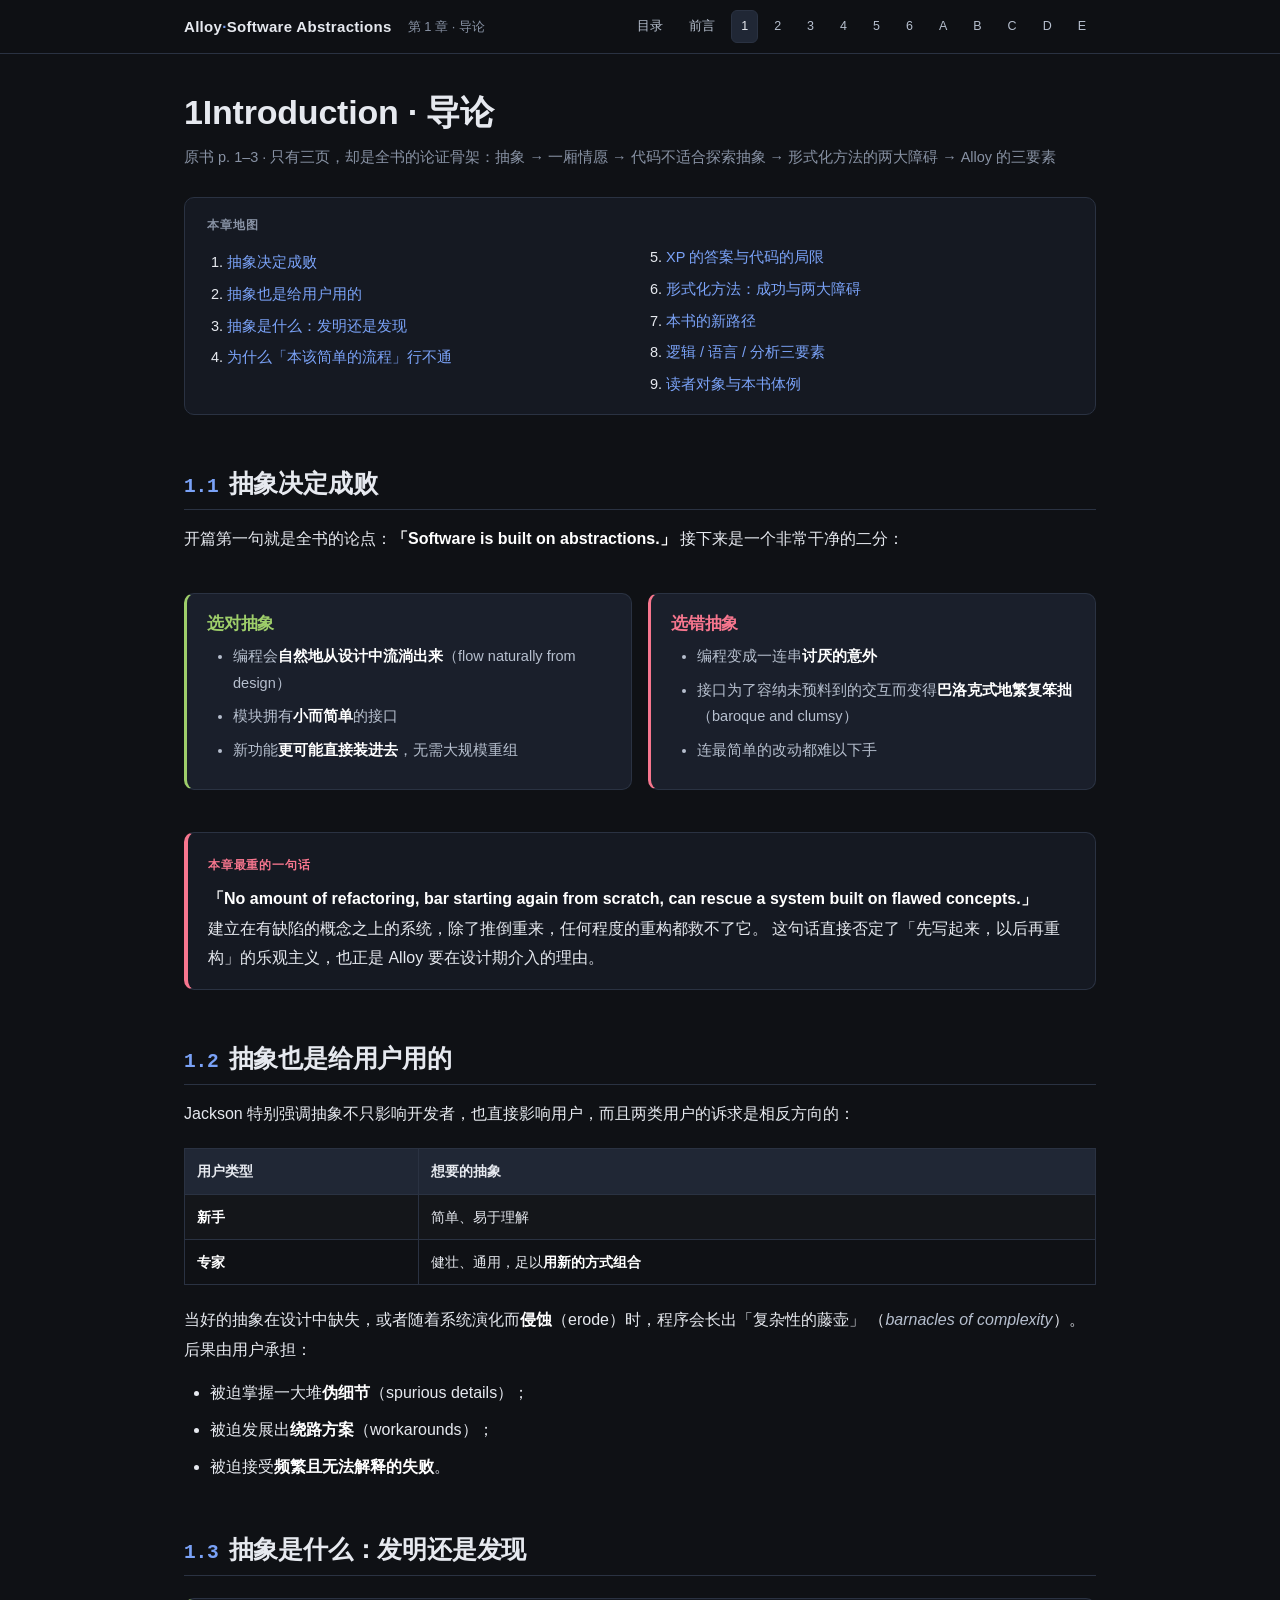
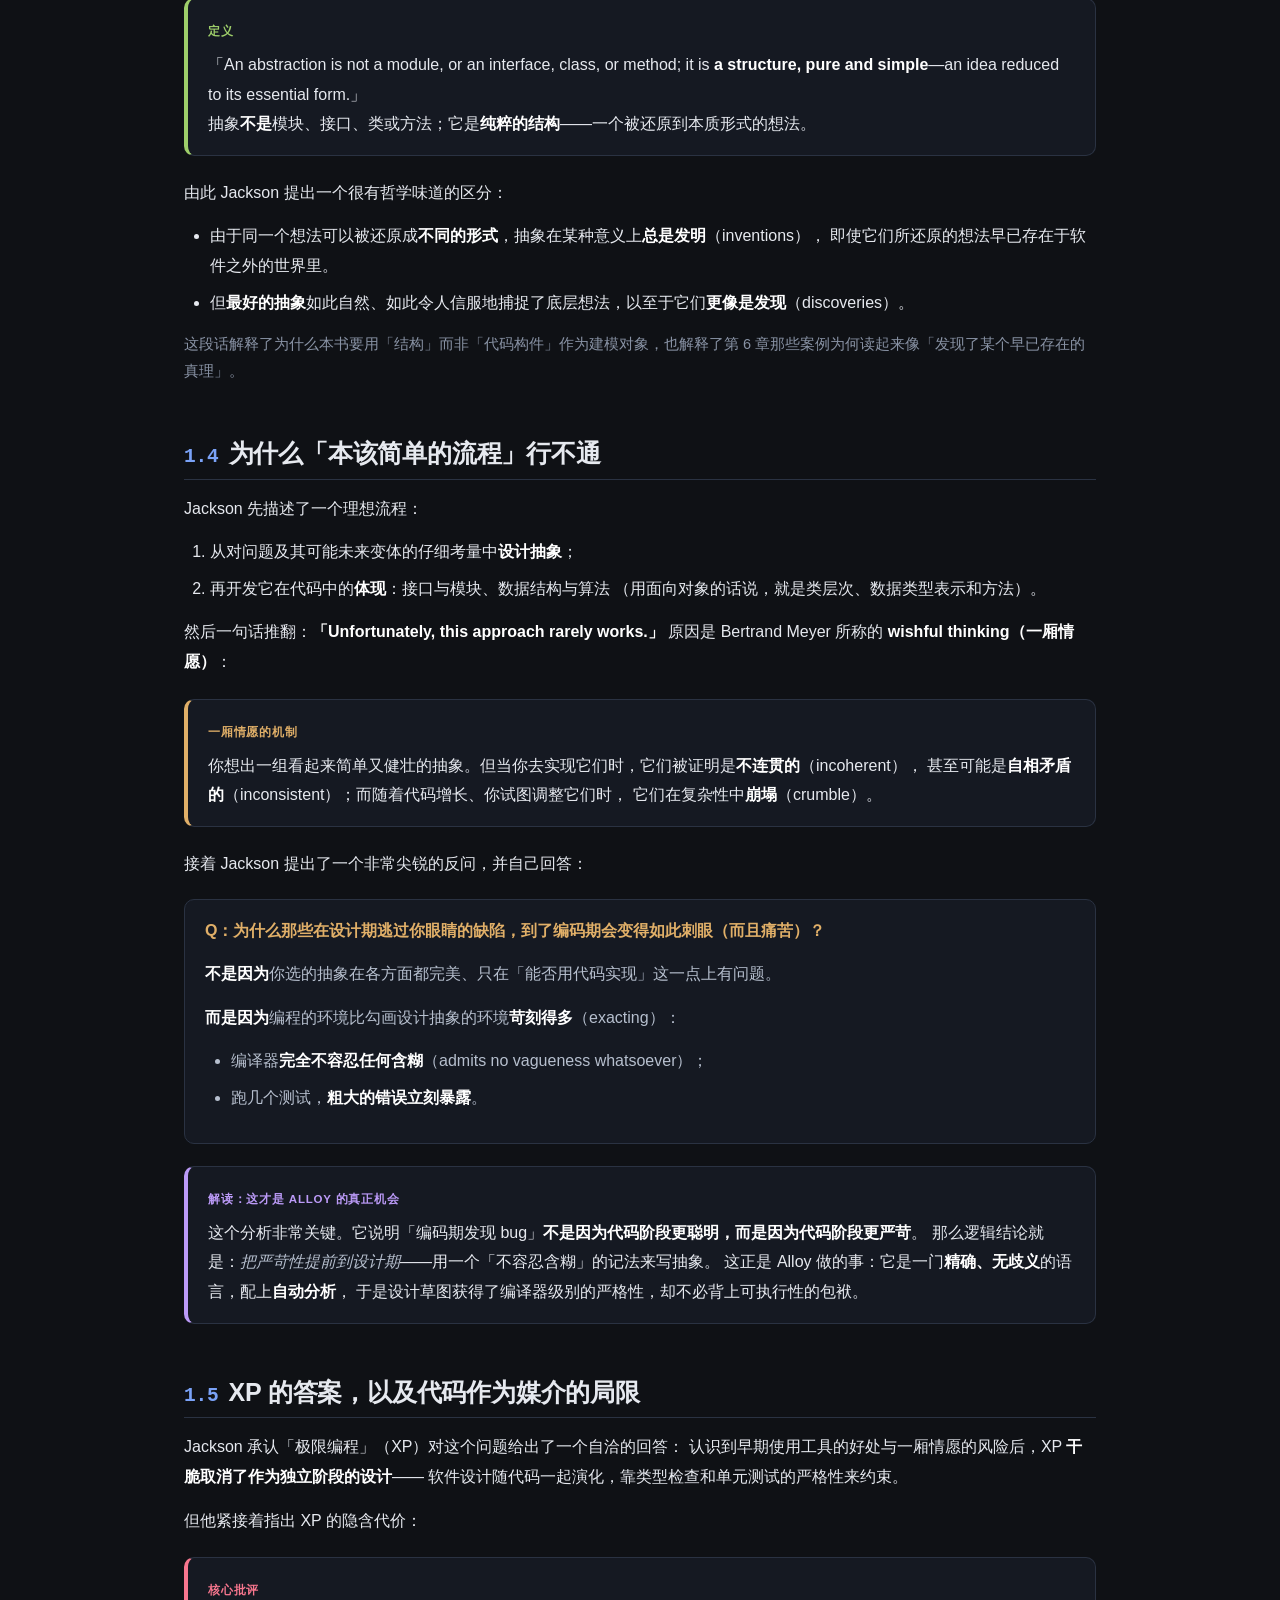
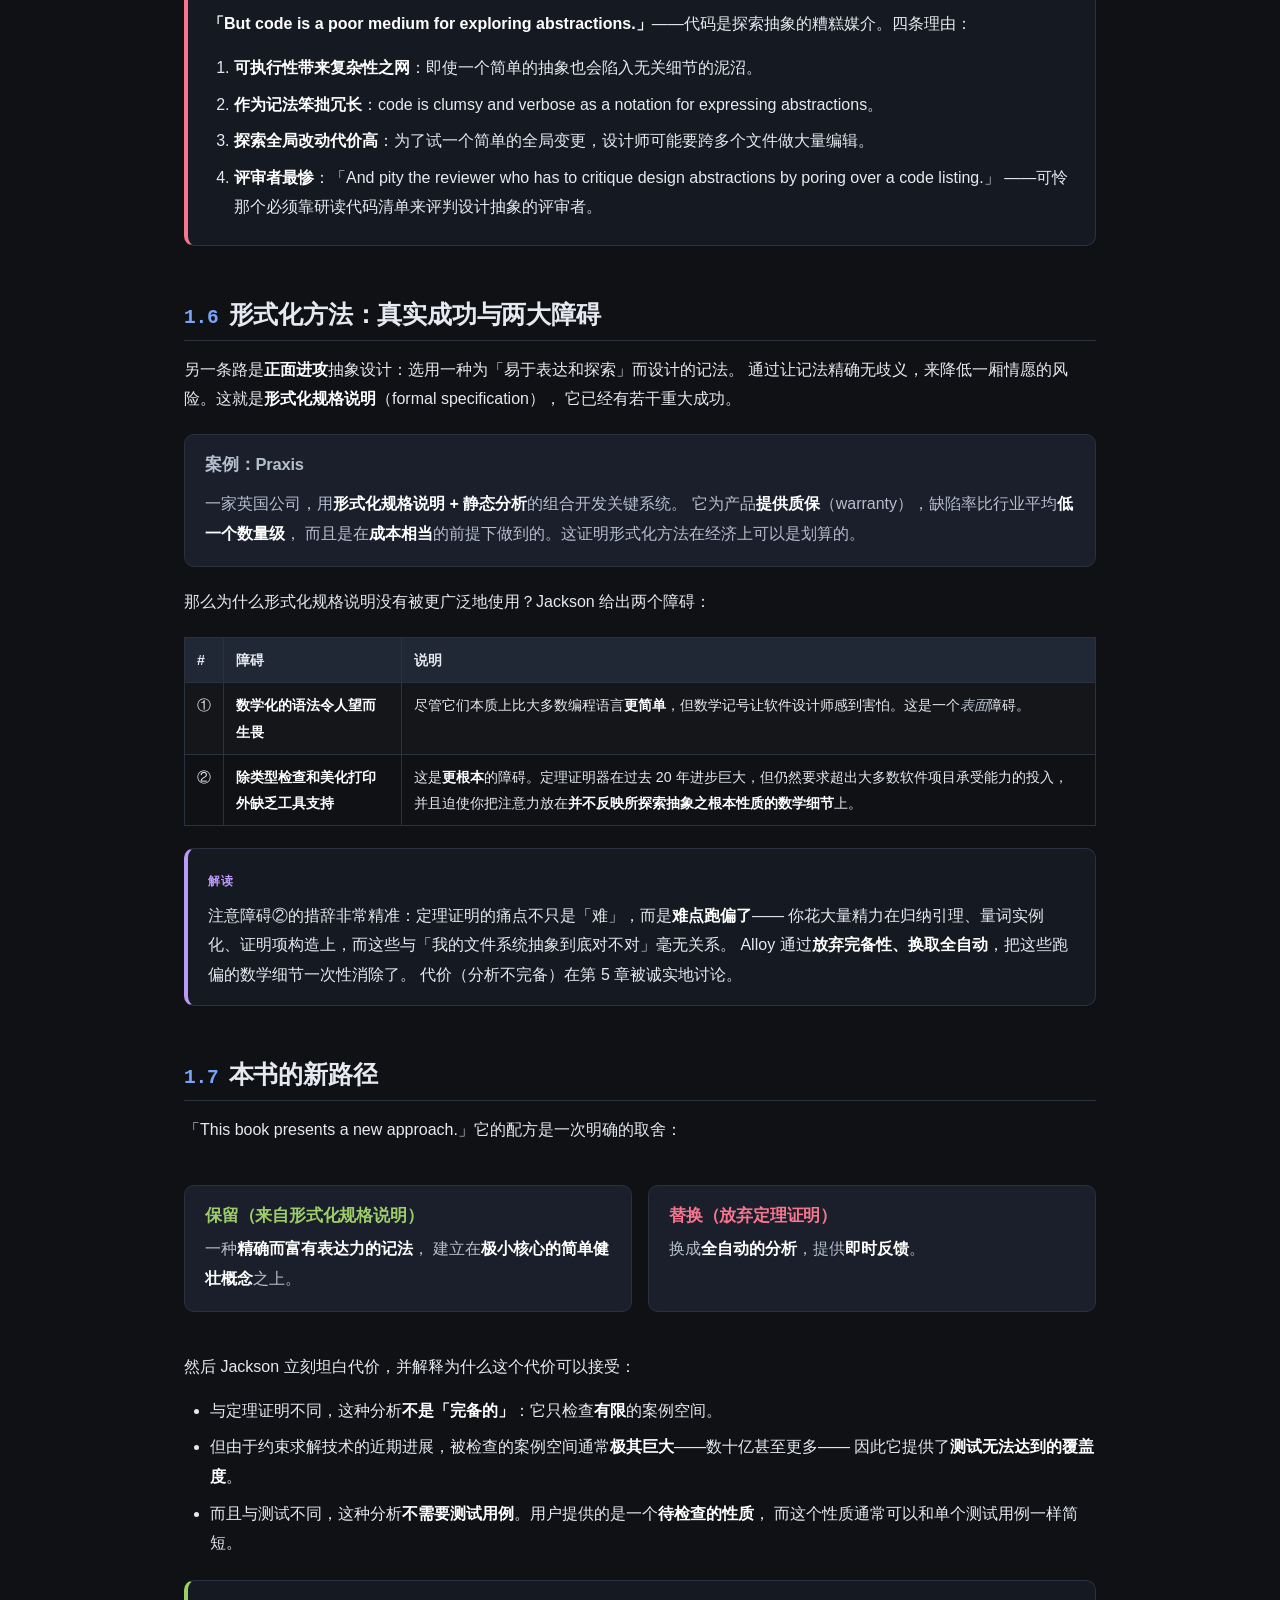
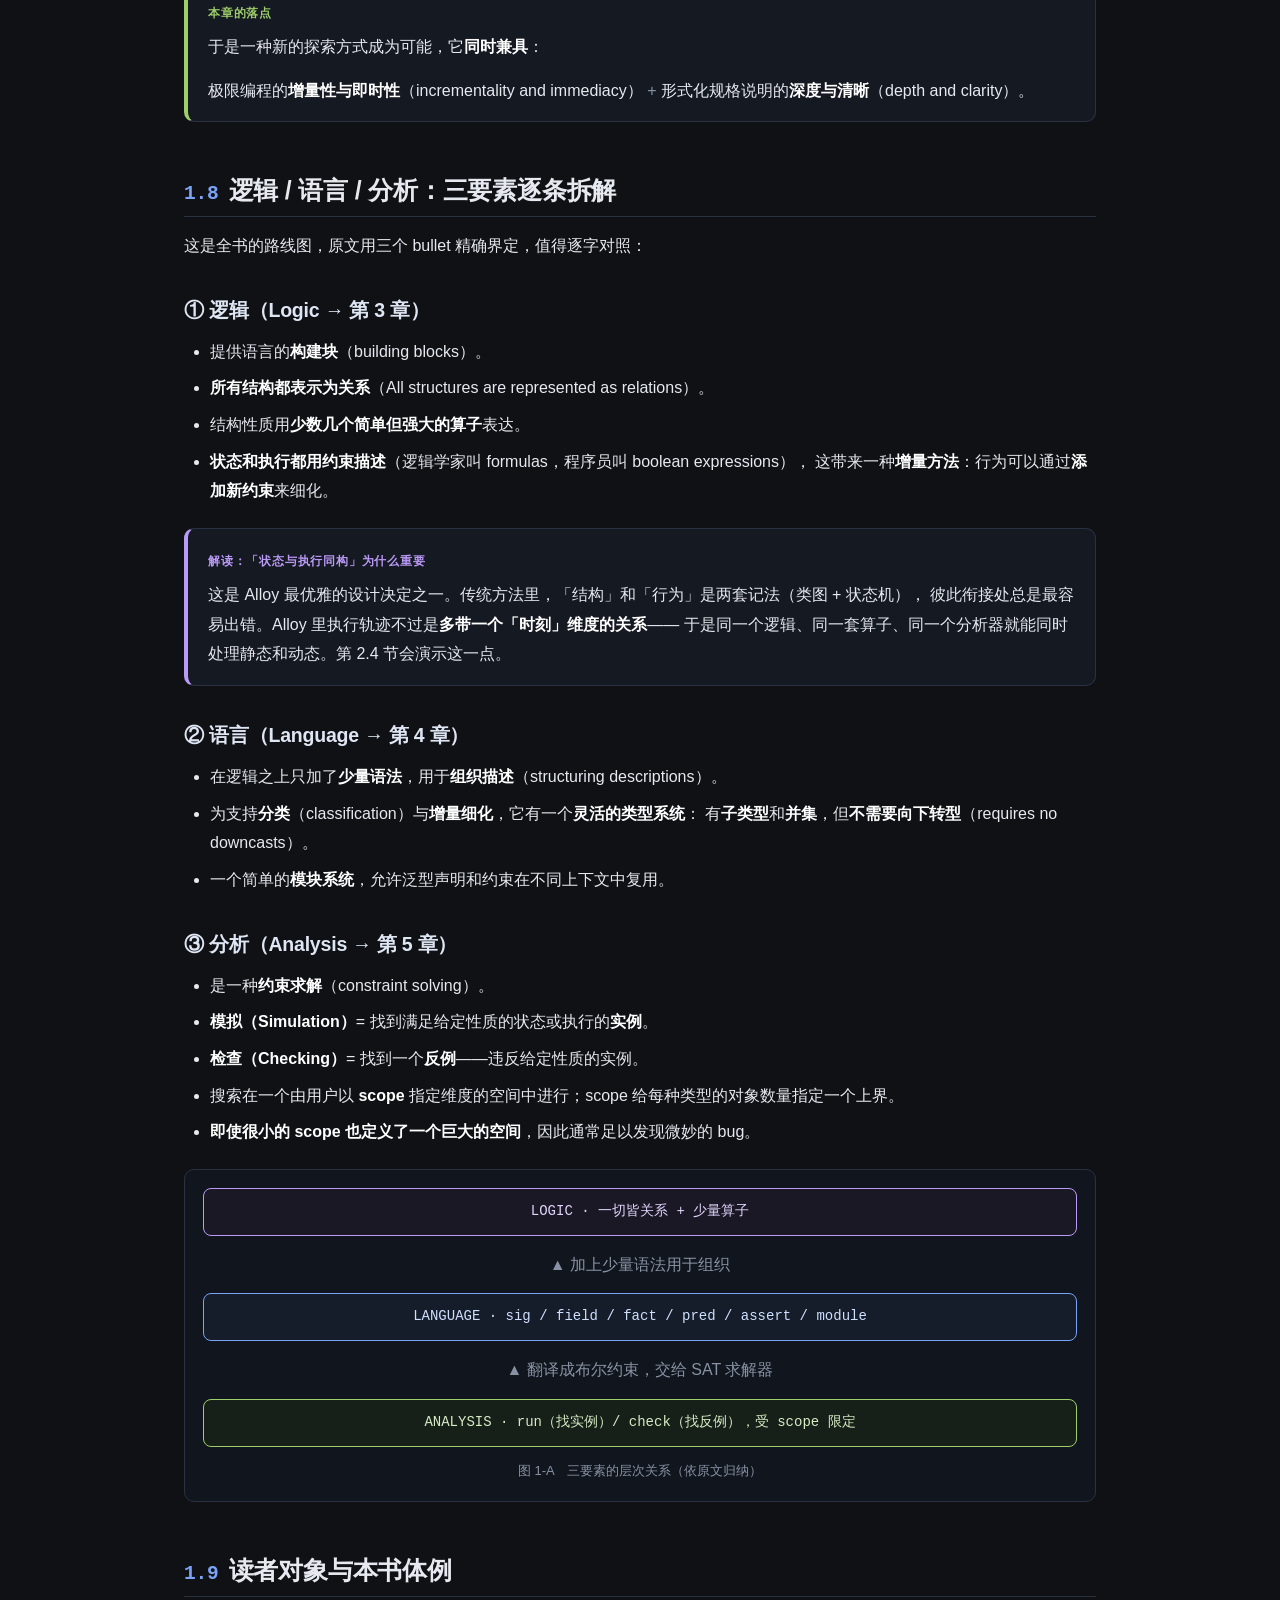
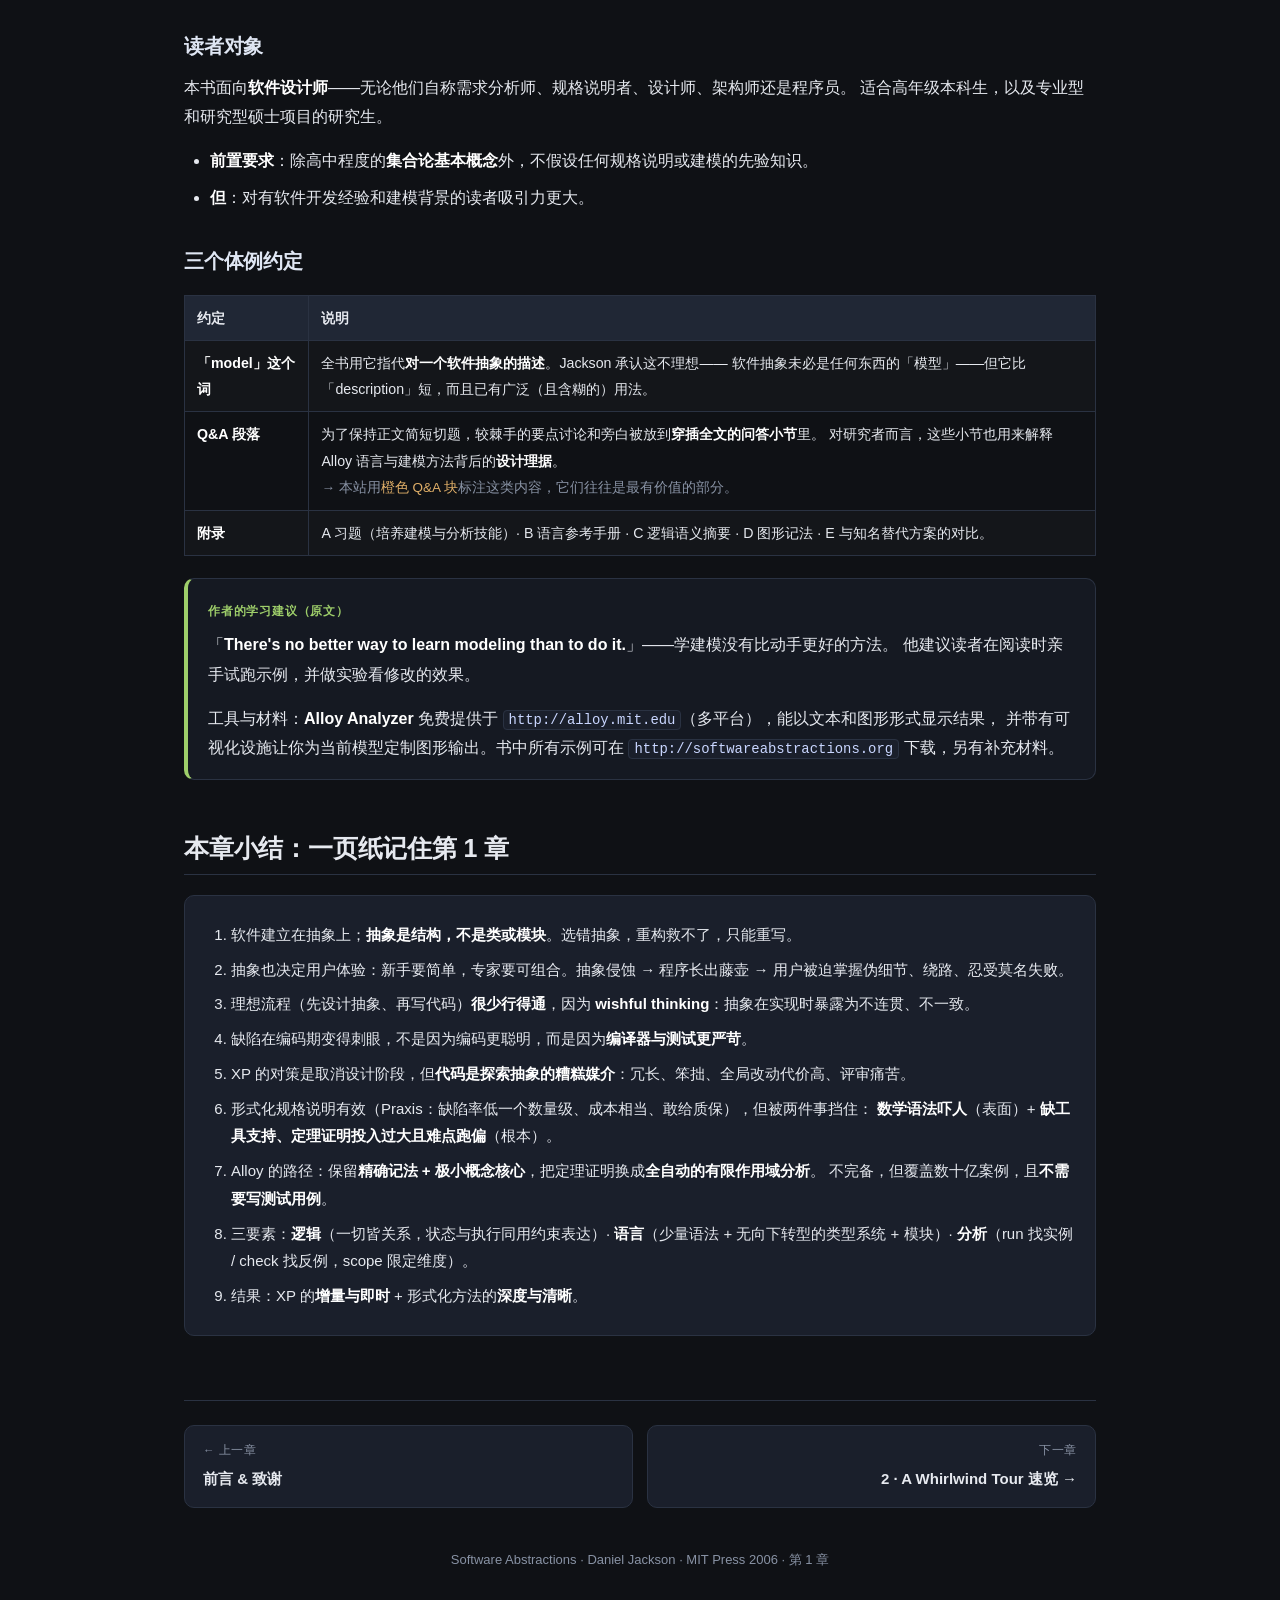
<file: ch1.html>
<!DOCTYPE html>
<html lang="zh-CN">
<head>
<meta charset="utf-8">
<meta name="viewport" content="width=device-width,initial-scale=1">
<title>第 1 章 · Introduction 导论 · Software Abstractions 解读</title>
<link rel="stylesheet" href="style.css">
</head>
<body>
<div class="topbar"><div class="topbar-in">
  <div class="brand">Alloy<span>·</span>Software Abstractions</div>
  <div class="crumb">第 1 章 · 导论</div>
  <nav class="navlinks">
    <a href="index.html">目录</a>
    <a href="preface.html">前言</a>
    <a href="ch1.html" class="on">1</a><a href="ch2.html">2</a><a href="ch3.html">3</a>
    <a href="ch4.html">4</a><a href="ch5.html">5</a><a href="ch6.html">6</a>
    <a href="appA.html">A</a><a href="appB.html">B</a><a href="appC.html">C</a>
    <a href="appD.html">D</a><a href="appE.html">E</a>
  </nav>
</div></div>

<div class="wrap">
<h1><span class="num">1</span>Introduction · 导论</h1>
<p class="sub">原书 p. 1–3 · 只有三页，却是全书的论证骨架：抽象 → 一厢情愿 → 代码不适合探索抽象 → 形式化方法的两大障碍 → Alloy 的三要素</p>

<div class="toc">
  <div class="t">本章地图</div>
  <ol>
    <li><a href="#s1">抽象决定成败</a></li>
    <li><a href="#s2">抽象也是给用户用的</a></li>
    <li><a href="#s3">抽象是什么：发明还是发现</a></li>
    <li><a href="#s4">为什么「本该简单的流程」行不通</a></li>
    <li><a href="#s5">XP 的答案与代码的局限</a></li>
    <li><a href="#s6">形式化方法：成功与两大障碍</a></li>
    <li><a href="#s7">本书的新路径</a></li>
    <li><a href="#s8">逻辑 / 语言 / 分析三要素</a></li>
    <li><a href="#s9">读者对象与本书体例</a></li>
  </ol>
</div>

<h2 id="s1"><span class="num">1.1</span>抽象决定成败</h2>
<p>开篇第一句就是全书的论点：<strong>「Software is built on abstractions.」</strong>
接下来是一个非常干净的二分：</p>
<div class="grid c2">
  <div class="card" style="border-left:3px solid var(--accent-2)">
    <h4 style="color:var(--accent-2)">选对抽象</h4>
    <ul style="font-size:14.5px;color:var(--ink-soft);margin:0">
      <li>编程会<strong>自然地从设计中流淌出来</strong>（flow naturally from design）</li>
      <li>模块拥有<strong>小而简单</strong>的接口</li>
      <li>新功能<strong>更可能直接装进去</strong>，无需大规模重组</li>
    </ul>
  </div>
  <div class="card" style="border-left:3px solid var(--danger)">
    <h4 style="color:var(--danger)">选错抽象</h4>
    <ul style="font-size:14.5px;color:var(--ink-soft);margin:0">
      <li>编程变成一连串<strong>讨厌的意外</strong></li>
      <li>接口为了容纳未预料到的交互而变得<strong>巴洛克式地繁复笨拙</strong>（baroque and clumsy）</li>
      <li>连最简单的改动都难以下手</li>
    </ul>
  </div>
</div>
<div class="callout pit">
  <span class="tag">本章最重的一句话</span>
  <p><strong>「No amount of refactoring, bar starting again from scratch, can rescue a system built on flawed concepts.」</strong><br>
  建立在有缺陷的概念之上的系统，除了推倒重来，任何程度的重构都救不了它。
  这句话直接否定了「先写起来，以后再重构」的乐观主义，也正是 Alloy 要在设计期介入的理由。</p>
</div>

<h2 id="s2"><span class="num">1.2</span>抽象也是给用户用的</h2>
<p>Jackson 特别强调抽象不只影响开发者，也直接影响用户，而且两类用户的诉求是相反方向的：</p>
<table>
  <thead><tr><th>用户类型</th><th>想要的抽象</th></tr></thead>
  <tbody>
    <tr><td><strong>新手</strong></td><td>简单、易于理解</td></tr>
    <tr><td><strong>专家</strong></td><td>健壮、通用，足以<strong>用新的方式组合</strong></td></tr>
  </tbody>
</table>
<p>当好的抽象在设计中缺失，或者随着系统演化而<strong>侵蚀</strong>（erode）时，程序会长出「复杂性的藤壶」
（<em>barnacles of complexity</em>）。后果由用户承担：</p>
<ul>
  <li>被迫掌握一大堆<strong>伪细节</strong>（spurious details）；</li>
  <li>被迫发展出<strong>绕路方案</strong>（workarounds）；</li>
  <li>被迫接受<strong>频繁且无法解释的失败</strong>。</li>
</ul>

<h2 id="s3"><span class="num">1.3</span>抽象是什么：发明还是发现</h2>
<div class="callout key">
  <span class="tag">定义</span>
  <p>「An abstraction is not a module, or an interface, class, or method;
  it is <strong>a structure, pure and simple</strong>—an idea reduced to its essential form.」<br>
  抽象<strong>不是</strong>模块、接口、类或方法；它是<strong>纯粹的结构</strong>——一个被还原到本质形式的想法。</p>
</div>
<p>由此 Jackson 提出一个很有哲学味道的区分：</p>
<ul>
  <li>由于同一个想法可以被还原成<strong>不同的形式</strong>，抽象在某种意义上<strong>总是发明</strong>（inventions），
    即使它们所还原的想法早已存在于软件之外的世界里。</li>
  <li>但<strong>最好的抽象</strong>如此自然、如此令人信服地捕捉了底层想法，以至于它们<strong>更像是发现</strong>（discoveries）。</li>
</ul>
<p style="color:var(--ink-dim);font-size:14.5px">
  这段话解释了为什么本书要用「结构」而非「代码构件」作为建模对象，也解释了第 6 章那些案例为何读起来像「发现了某个早已存在的真理」。
</p>

<h2 id="s4"><span class="num">1.4</span>为什么「本该简单的流程」行不通</h2>
<p>Jackson 先描述了一个理想流程：</p>
<ol>
  <li>从对问题及其可能未来变体的仔细考量中<strong>设计抽象</strong>；</li>
  <li>再开发它在代码中的<strong>体现</strong>：接口与模块、数据结构与算法
    （用面向对象的话说，就是类层次、数据类型表示和方法）。</li>
</ol>
<p>然后一句话推翻：<strong>「Unfortunately, this approach rarely works.」</strong> 原因是 Bertrand Meyer 所称的
<strong>wishful thinking（一厢情愿）</strong>：</p>
<div class="callout warn">
  <span class="tag">一厢情愿的机制</span>
  <p>你想出一组看起来简单又健壮的抽象。但当你去实现它们时，它们被证明是<strong>不连贯的</strong>（incoherent），
  甚至可能是<strong>自相矛盾的</strong>（inconsistent）；而随着代码增长、你试图调整它们时，
  它们在复杂性中<strong>崩塌</strong>（crumble）。</p>
</div>
<p>接着 Jackson 提出了一个非常尖锐的反问，并自己回答：</p>
<div class="qa">
  <div class="q">Q：为什么那些在设计期逃过你眼睛的缺陷，到了编码期会变得如此刺眼（而且痛苦）？</div>
  <div class="a">
    <p><strong>不是因为</strong>你选的抽象在各方面都完美、只在「能否用代码实现」这一点上有问题。</p>
    <p><strong>而是因为</strong>编程的环境比勾画设计抽象的环境<strong>苛刻得多</strong>（exacting）：</p>
    <ul>
      <li>编译器<strong>完全不容忍任何含糊</strong>（admits no vagueness whatsoever）；</li>
      <li>跑几个测试，<strong>粗大的错误立刻暴露</strong>。</li>
    </ul>
  </div>
</div>
<div class="callout idea">
  <span class="tag">解读：这才是 Alloy 的真正机会</span>
  <p>这个分析非常关键。它说明「编码期发现 bug」<strong>不是因为代码阶段更聪明，而是因为代码阶段更严苛</strong>。
  那么逻辑结论就是：<em>把严苛性提前到设计期</em>——用一个「不容忍含糊」的记法来写抽象。
  这正是 Alloy 做的事：它是一门<strong>精确、无歧义</strong>的语言，配上<strong>自动分析</strong>，
  于是设计草图获得了编译器级别的严格性，却不必背上可执行性的包袱。</p>
</div>

<h2 id="s5"><span class="num">1.5</span>XP 的答案，以及代码作为媒介的局限</h2>
<p>Jackson 承认「极限编程」（XP）对这个问题给出了一个自洽的回答：
认识到早期使用工具的好处与一厢情愿的风险后，XP <strong>干脆取消了作为独立阶段的设计</strong>——
软件设计随代码一起演化，靠类型检查和单元测试的严格性来约束。</p>
<p>但他紧接着指出 XP 的隐含代价：</p>
<div class="callout pit">
  <span class="tag">核心批评</span>
  <p><strong>「But code is a poor medium for exploring abstractions.」</strong>——代码是探索抽象的糟糕媒介。四条理由：</p>
  <ol style="margin-bottom:0">
    <li><strong>可执行性带来复杂性之网</strong>：即使一个简单的抽象也会陷入无关细节的泥沼。</li>
    <li><strong>作为记法笨拙冗长</strong>：code is clumsy and verbose as a notation for expressing abstractions。</li>
    <li><strong>探索全局改动代价高</strong>：为了试一个简单的全局变更，设计师可能要跨多个文件做大量编辑。</li>
    <li><strong>评审者最惨</strong>：「And pity the reviewer who has to critique design abstractions by poring over a code listing.」
      ——可怜那个必须靠研读代码清单来评判设计抽象的评审者。</li>
  </ol>
</div>

<h2 id="s6"><span class="num">1.6</span>形式化方法：真实成功与两大障碍</h2>
<p>另一条路是<strong>正面进攻</strong>抽象设计：选用一种为「易于表达和探索」而设计的记法。
通过让记法精确无歧义，来降低一厢情愿的风险。这就是<strong>形式化规格说明</strong>（formal specification），
它已经有若干重大成功。</p>
<div class="card">
  <h4>案例：Praxis</h4>
  <p style="color:var(--ink-soft);margin-bottom:0">一家英国公司，用<strong>形式化规格说明 + 静态分析</strong>的组合开发关键系统。
  它为产品<strong>提供质保</strong>（warranty），缺陷率比行业平均<strong>低一个数量级</strong>，
  而且是在<strong>成本相当</strong>的前提下做到的。这证明形式化方法在经济上可以是划算的。</p>
</div>
<p>那么为什么形式化规格说明没有被更广泛地使用？Jackson 给出两个障碍：</p>
<table>
  <thead><tr><th>#</th><th>障碍</th><th>说明</th></tr></thead>
  <tbody>
    <tr>
      <td>①</td>
      <td><strong>数学化的语法令人望而生畏</strong></td>
      <td>尽管它们本质上比大多数编程语言<strong>更简单</strong>，但数学记号让软件设计师感到害怕。这是一个<em>表面</em>障碍。</td>
    </tr>
    <tr>
      <td>②</td>
      <td><strong>除类型检查和美化打印外缺乏工具支持</strong></td>
      <td>这是<strong>更根本</strong>的障碍。定理证明器在过去 20 年进步巨大，但仍然要求超出大多数软件项目承受能力的投入，
        并且迫使你把注意力放在<strong>并不反映所探索抽象之根本性质的数学细节</strong>上。</td>
    </tr>
  </tbody>
</table>
<div class="callout idea">
  <span class="tag">解读</span>
  <p>注意障碍②的措辞非常精准：定理证明的痛点不只是「难」，而是<strong>难点跑偏了</strong>——
  你花大量精力在归纳引理、量词实例化、证明项构造上，而这些与「我的文件系统抽象到底对不对」毫无关系。
  Alloy 通过<strong>放弃完备性、换取全自动</strong>，把这些跑偏的数学细节一次性消除了。
  代价（分析不完备）在第 5 章被诚实地讨论。</p>
</div>

<h2 id="s7"><span class="num">1.7</span>本书的新路径</h2>
<p>「This book presents a new approach.」它的配方是一次明确的取舍：</p>
<div class="grid c2">
  <div class="card">
    <h4 style="color:var(--accent-2)">保留（来自形式化规格说明）</h4>
    <p style="color:var(--ink-soft);margin:0">一种<strong>精确而富有表达力的记法</strong>，
    建立在<strong>极小核心的简单健壮概念</strong>之上。</p>
  </div>
  <div class="card">
    <h4 style="color:var(--danger)">替换（放弃定理证明）</h4>
    <p style="color:var(--ink-soft);margin:0">换成<strong>全自动的分析</strong>，提供<strong>即时反馈</strong>。</p>
  </div>
</div>
<p>然后 Jackson 立刻坦白代价，并解释为什么这个代价可以接受：</p>
<ul>
  <li>与定理证明不同，这种分析<strong>不是「完备的」</strong>：它只检查<strong>有限</strong>的案例空间。</li>
  <li>但由于约束求解技术的近期进展，被检查的案例空间通常<strong>极其巨大</strong>——数十亿甚至更多——
    因此它提供了<strong>测试无法达到的覆盖度</strong>。</li>
  <li>而且与测试不同，这种分析<strong>不需要测试用例</strong>。用户提供的是一个<strong>待检查的性质</strong>，
    而这个性质通常可以和单个测试用例一样简短。</li>
</ul>
<div class="callout key">
  <span class="tag">本章的落点</span>
  <p>于是一种新的探索方式成为可能，它<strong>同时兼具</strong>：</p>
  <p style="margin-bottom:0">极限编程的<strong>增量性与即时性</strong>（incrementality and immediacy）
  <span style="color:var(--ink-dim)">+</span> 形式化规格说明的<strong>深度与清晰</strong>（depth and clarity）。</p>
</div>

<h2 id="s8"><span class="num">1.8</span>逻辑 / 语言 / 分析：三要素逐条拆解</h2>
<p>这是全书的路线图，原文用三个 bullet 精确界定，值得逐字对照：</p>

<h3>① 逻辑（Logic → 第 3 章）</h3>
<ul>
  <li>提供语言的<strong>构建块</strong>（building blocks）。</li>
  <li><strong>所有结构都表示为关系</strong>（All structures are represented as relations）。</li>
  <li>结构性质用<strong>少数几个简单但强大的算子</strong>表达。</li>
  <li><strong>状态和执行都用约束描述</strong>（逻辑学家叫 formulas，程序员叫 boolean expressions），
    这带来一种<strong>增量方法</strong>：行为可以通过<strong>添加新约束</strong>来细化。</li>
</ul>
<div class="callout idea">
  <span class="tag">解读：「状态与执行同构」为什么重要</span>
  <p>这是 Alloy 最优雅的设计决定之一。传统方法里，「结构」和「行为」是两套记法（类图 + 状态机），
  彼此衔接处总是最容易出错。Alloy 里执行轨迹不过是<strong>多带一个「时刻」维度的关系</strong>——
  于是同一个逻辑、同一套算子、同一个分析器就能同时处理静态和动态。第 2.4 节会演示这一点。</p>
</div>

<h3>② 语言（Language → 第 4 章）</h3>
<ul>
  <li>在逻辑之上只加了<strong>少量语法</strong>，用于<strong>组织描述</strong>（structuring descriptions）。</li>
  <li>为支持<strong>分类</strong>（classification）与<strong>增量细化</strong>，它有一个<strong>灵活的类型系统</strong>：
    有<strong>子类型</strong>和<strong>并集</strong>，但<strong>不需要向下转型</strong>（requires no downcasts）。</li>
  <li>一个简单的<strong>模块系统</strong>，允许泛型声明和约束在不同上下文中复用。</li>
</ul>

<h3>③ 分析（Analysis → 第 5 章）</h3>
<ul>
  <li>是一种<strong>约束求解</strong>（constraint solving）。</li>
  <li><strong>模拟（Simulation）</strong>= 找到满足给定性质的状态或执行的<strong>实例</strong>。</li>
  <li><strong>检查（Checking）</strong>= 找到一个<strong>反例</strong>——违反给定性质的实例。</li>
  <li>搜索在一个由用户以 <strong>scope</strong> 指定维度的空间中进行；scope 给每种类型的对象数量指定一个上界。</li>
  <li><strong>即使很小的 scope 也定义了一个巨大的空间</strong>，因此通常足以发现微妙的 bug。</li>
</ul>

<div class="fig">
  <div class="rel" style="flex-direction:column;align-items:stretch;gap:14px">
    <div style="text-align:center">
      <div class="atom d" style="font-size:14px;padding:10px 22px">LOGIC · 一切皆关系 + 少量算子</div>
    </div>
    <div style="text-align:center;color:var(--ink-dim)">▲ 加上少量语法用于组织</div>
    <div style="text-align:center">
      <div class="atom" style="font-size:14px;padding:10px 22px">LANGUAGE · sig / field / fact / pred / assert / module</div>
    </div>
    <div style="text-align:center;color:var(--ink-dim)">▲ 翻译成布尔约束，交给 SAT 求解器</div>
    <div style="text-align:center">
      <div class="atom b" style="font-size:14px;padding:10px 22px">ANALYSIS · run（找实例）/ check（找反例），受 scope 限定</div>
    </div>
  </div>
  <div class="cap">图 1-A　三要素的层次关系（依原文归纳）</div>
</div>

<h2 id="s9"><span class="num">1.9</span>读者对象与本书体例</h2>
<h3>读者对象</h3>
<p>本书面向<strong>软件设计师</strong>——无论他们自称需求分析师、规格说明者、设计师、架构师还是程序员。
适合高年级本科生，以及专业型和研究型硕士项目的研究生。</p>
<ul>
  <li><strong>前置要求</strong>：除高中程度的<strong>集合论基本概念</strong>外，不假设任何规格说明或建模的先验知识。</li>
  <li><strong>但</strong>：对有软件开发经验和建模背景的读者吸引力更大。</li>
</ul>

<h3>三个体例约定</h3>
<table>
  <thead><tr><th>约定</th><th>说明</th></tr></thead>
  <tbody>
    <tr>
      <td><strong>「model」这个词</strong></td>
      <td>全书用它指代<strong>对一个软件抽象的描述</strong>。Jackson 承认这不理想——
        软件抽象未必是任何东西的「模型」——但它比「description」短，而且已有广泛（且含糊的）用法。</td>
    </tr>
    <tr>
      <td><strong>Q&amp;A 段落</strong></td>
      <td>为了保持正文简短切题，较棘手的要点讨论和旁白被放到<strong>穿插全文的问答小节</strong>里。
        对研究者而言，这些小节也用来解释 Alloy 语言与建模方法背后的<strong>设计理据</strong>。<br>
        <span style="color:var(--ink-dim);font-size:13.5px">→ 本站用<span style="color:var(--warn)">橙色 Q&amp;A 块</span>标注这类内容，它们往往是最有价值的部分。</span></td>
    </tr>
    <tr>
      <td><strong>附录</strong></td>
      <td>A 习题（培养建模与分析技能）· B 语言参考手册 · C 逻辑语义摘要 · D 图形记法 · E 与知名替代方案的对比。</td>
    </tr>
  </tbody>
</table>

<div class="callout key">
  <span class="tag">作者的学习建议（原文）</span>
  <p>「<strong>There's no better way to learn modeling than to do it.</strong>」——学建模没有比动手更好的方法。
  他建议读者在阅读时亲手试跑示例，并做实验看修改的效果。</p>
  <p style="margin-bottom:0">工具与材料：<strong>Alloy Analyzer</strong> 免费提供于
  <code>http://alloy.mit.edu</code>（多平台），能以文本和图形形式显示结果，
  并带有可视化设施让你为当前模型定制图形输出。书中所有示例可在
  <code>http://softwareabstractions.org</code> 下载，另有补充材料。</p>
</div>

<h2 id="sum">本章小结：一页纸记住第 1 章</h2>
<div class="card">
  <ol style="margin:0;font-size:15px">
    <li>软件建立在抽象上；<strong>抽象是结构，不是类或模块</strong>。选错抽象，重构救不了，只能重写。</li>
    <li>抽象也决定用户体验：新手要简单，专家要可组合。抽象侵蚀 → 程序长出藤壶 → 用户被迫掌握伪细节、绕路、忍受莫名失败。</li>
    <li>理想流程（先设计抽象、再写代码）<strong>很少行得通</strong>，因为 <strong>wishful thinking</strong>：抽象在实现时暴露为不连贯、不一致。</li>
    <li>缺陷在编码期变得刺眼，不是因为编码更聪明，而是因为<strong>编译器与测试更严苛</strong>。</li>
    <li>XP 的对策是取消设计阶段，但<strong>代码是探索抽象的糟糕媒介</strong>：冗长、笨拙、全局改动代价高、评审痛苦。</li>
    <li>形式化规格说明有效（Praxis：缺陷率低一个数量级、成本相当、敢给质保），但被两件事挡住：
      <strong>数学语法吓人</strong>（表面）+ <strong>缺工具支持、定理证明投入过大且难点跑偏</strong>（根本）。</li>
    <li>Alloy 的路径：保留<strong>精确记法 + 极小概念核心</strong>，把定理证明换成<strong>全自动的有限作用域分析</strong>。
      不完备，但覆盖数十亿案例，且<strong>不需要写测试用例</strong>。</li>
    <li>三要素：<strong>逻辑</strong>（一切皆关系，状态与执行同用约束表达）·
      <strong>语言</strong>（少量语法 + 无向下转型的类型系统 + 模块）·
      <strong>分析</strong>（run 找实例 / check 找反例，scope 限定维度）。</li>
    <li>结果：XP 的<strong>增量与即时</strong> + 形式化方法的<strong>深度与清晰</strong>。</li>
  </ol>
</div>

<div class="pager">
  <a href="preface.html"><div class="d">← 上一章</div><div class="n">前言 &amp; 致谢</div></a>
  <a href="ch2.html" class="next"><div class="d">下一章</div><div class="n">2 · A Whirlwind Tour 速览 →</div></a>
</div>
<div class="foot">Software Abstractions · Daniel Jackson · MIT Press 2006 · 第 1 章</div>
</div>
</body>
</html>
</file>
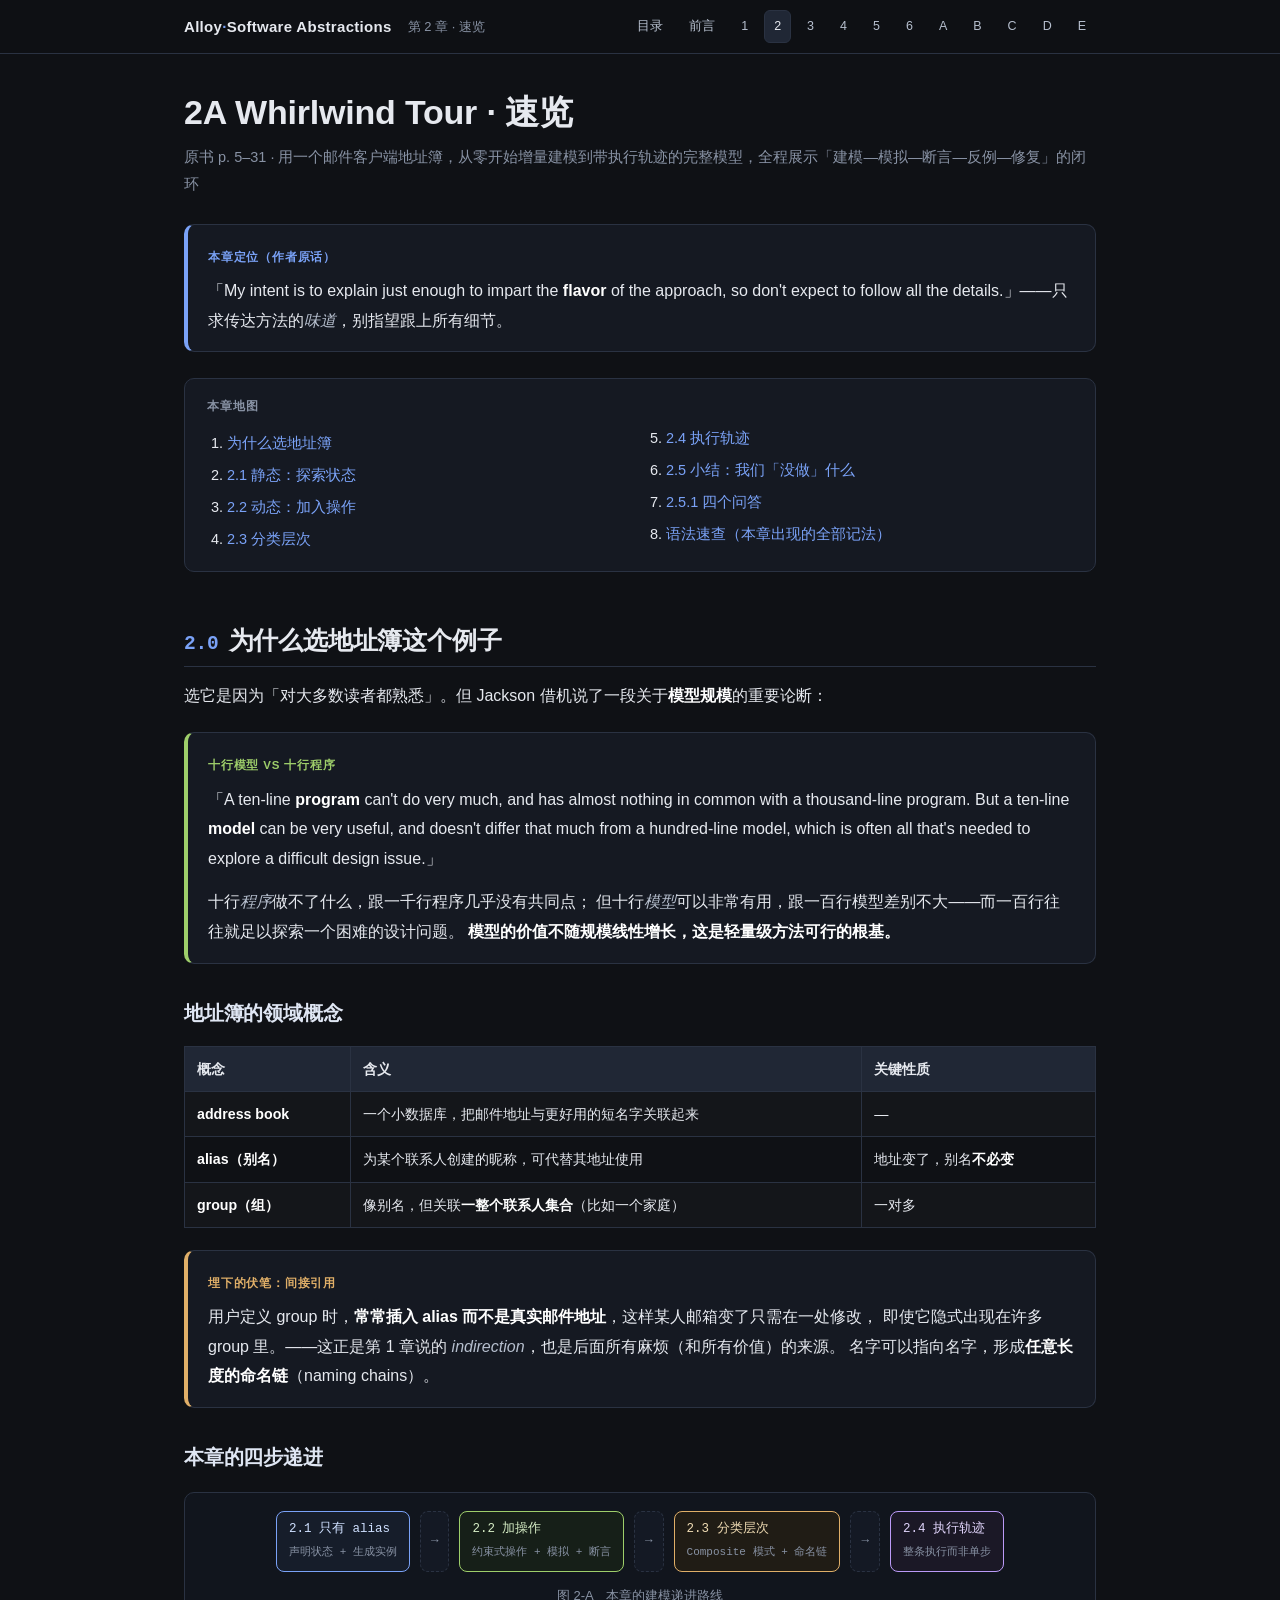
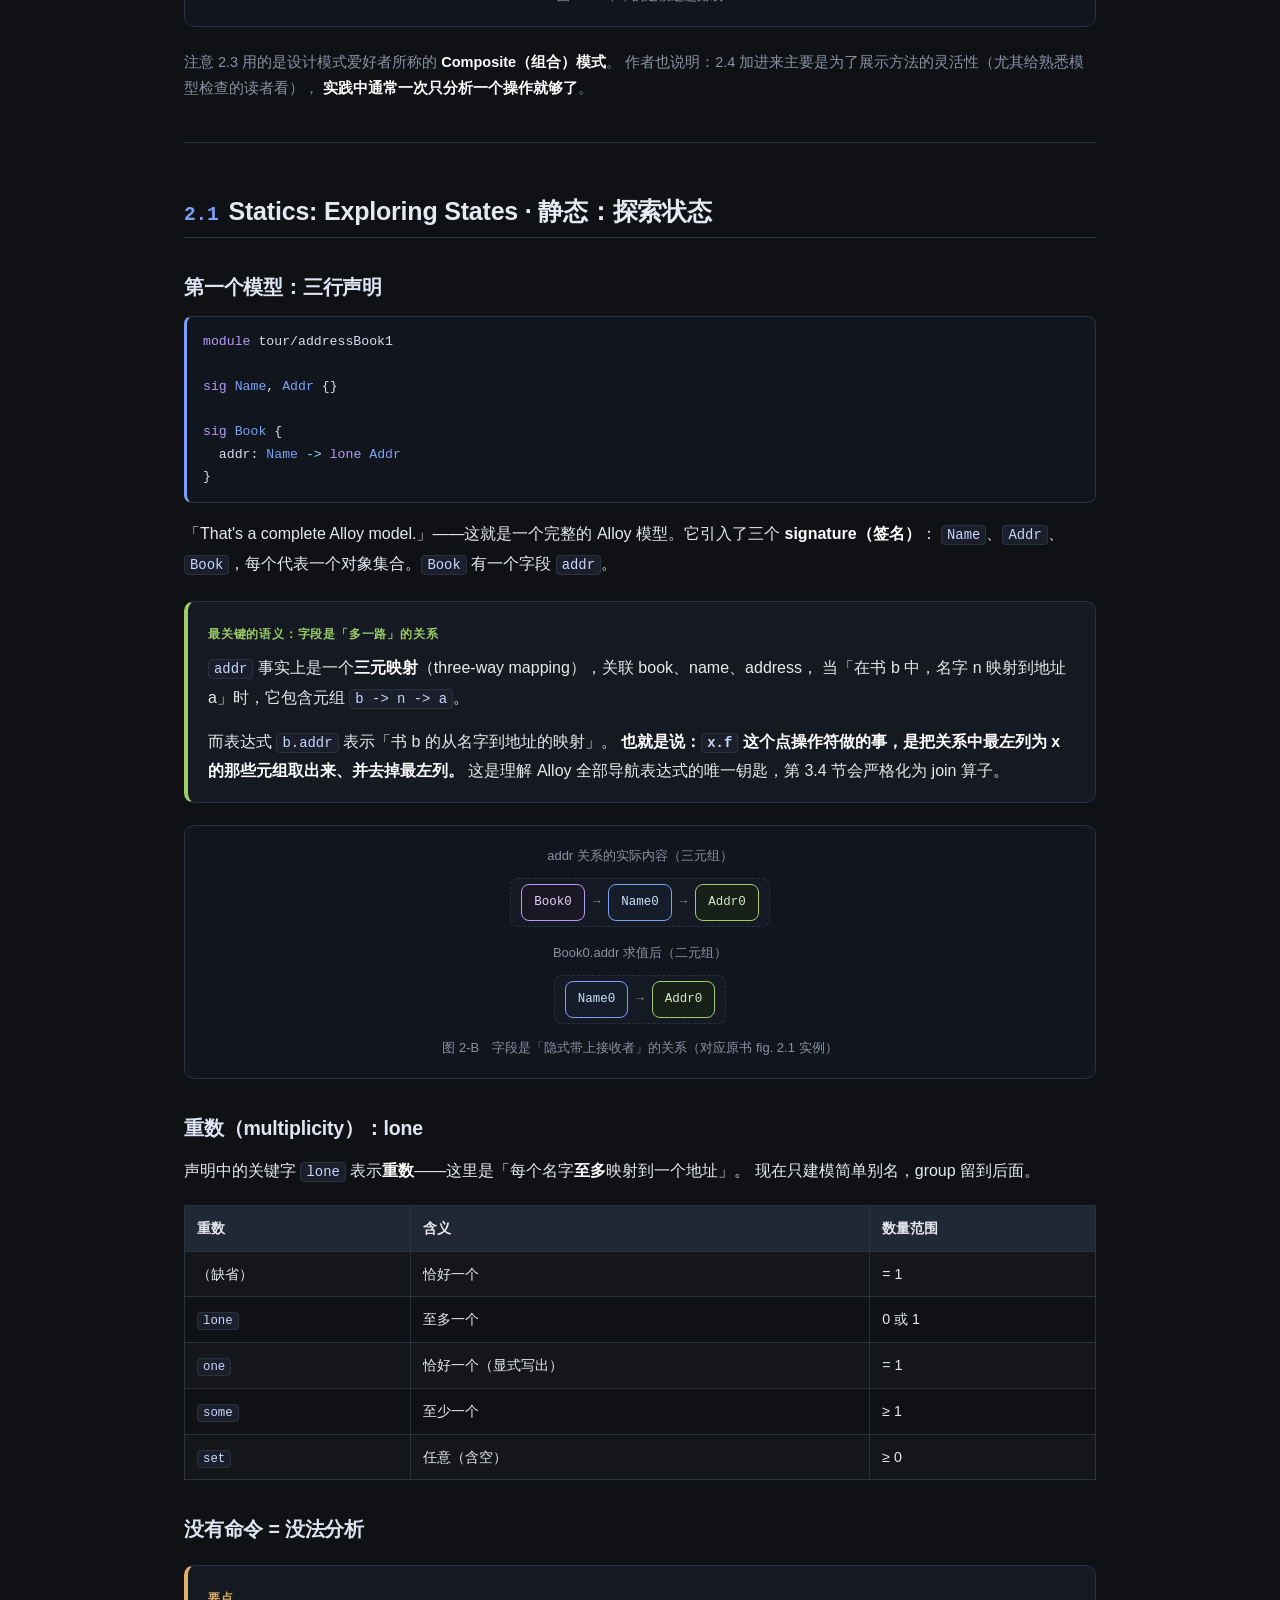
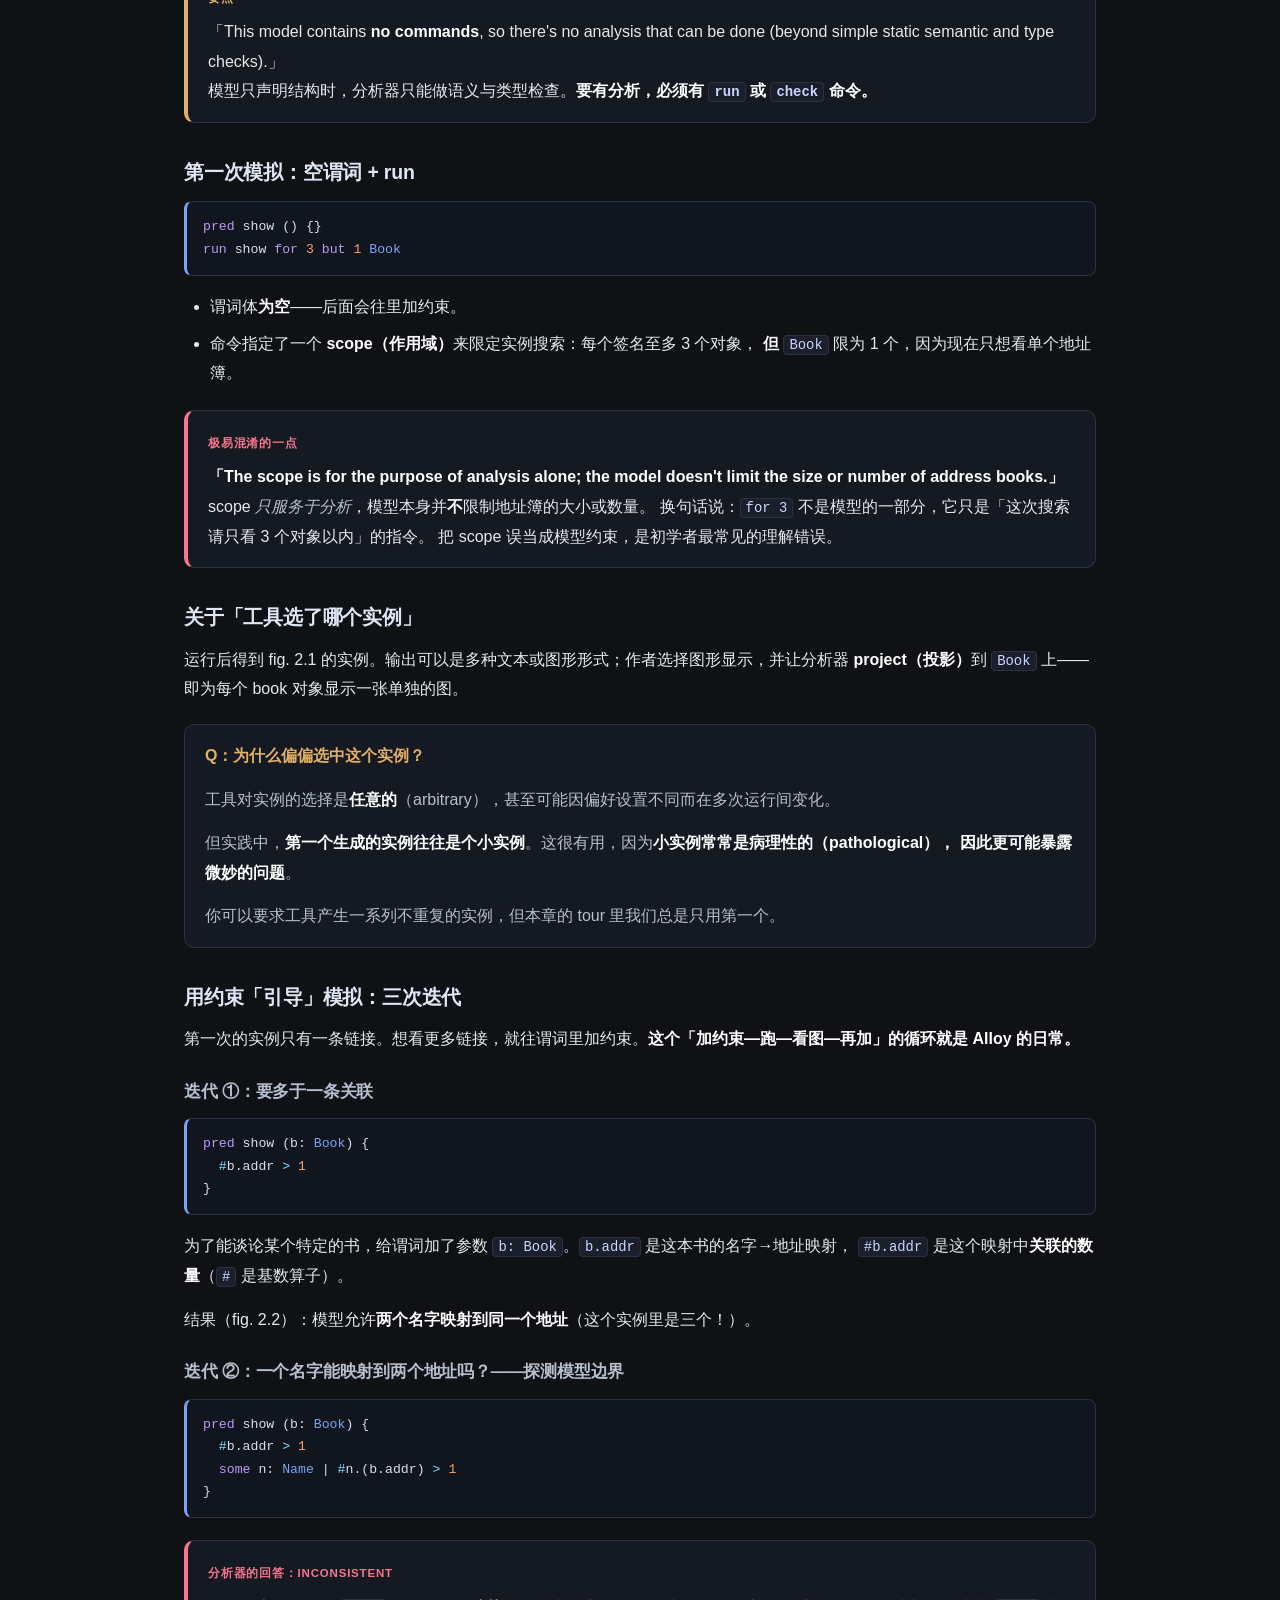
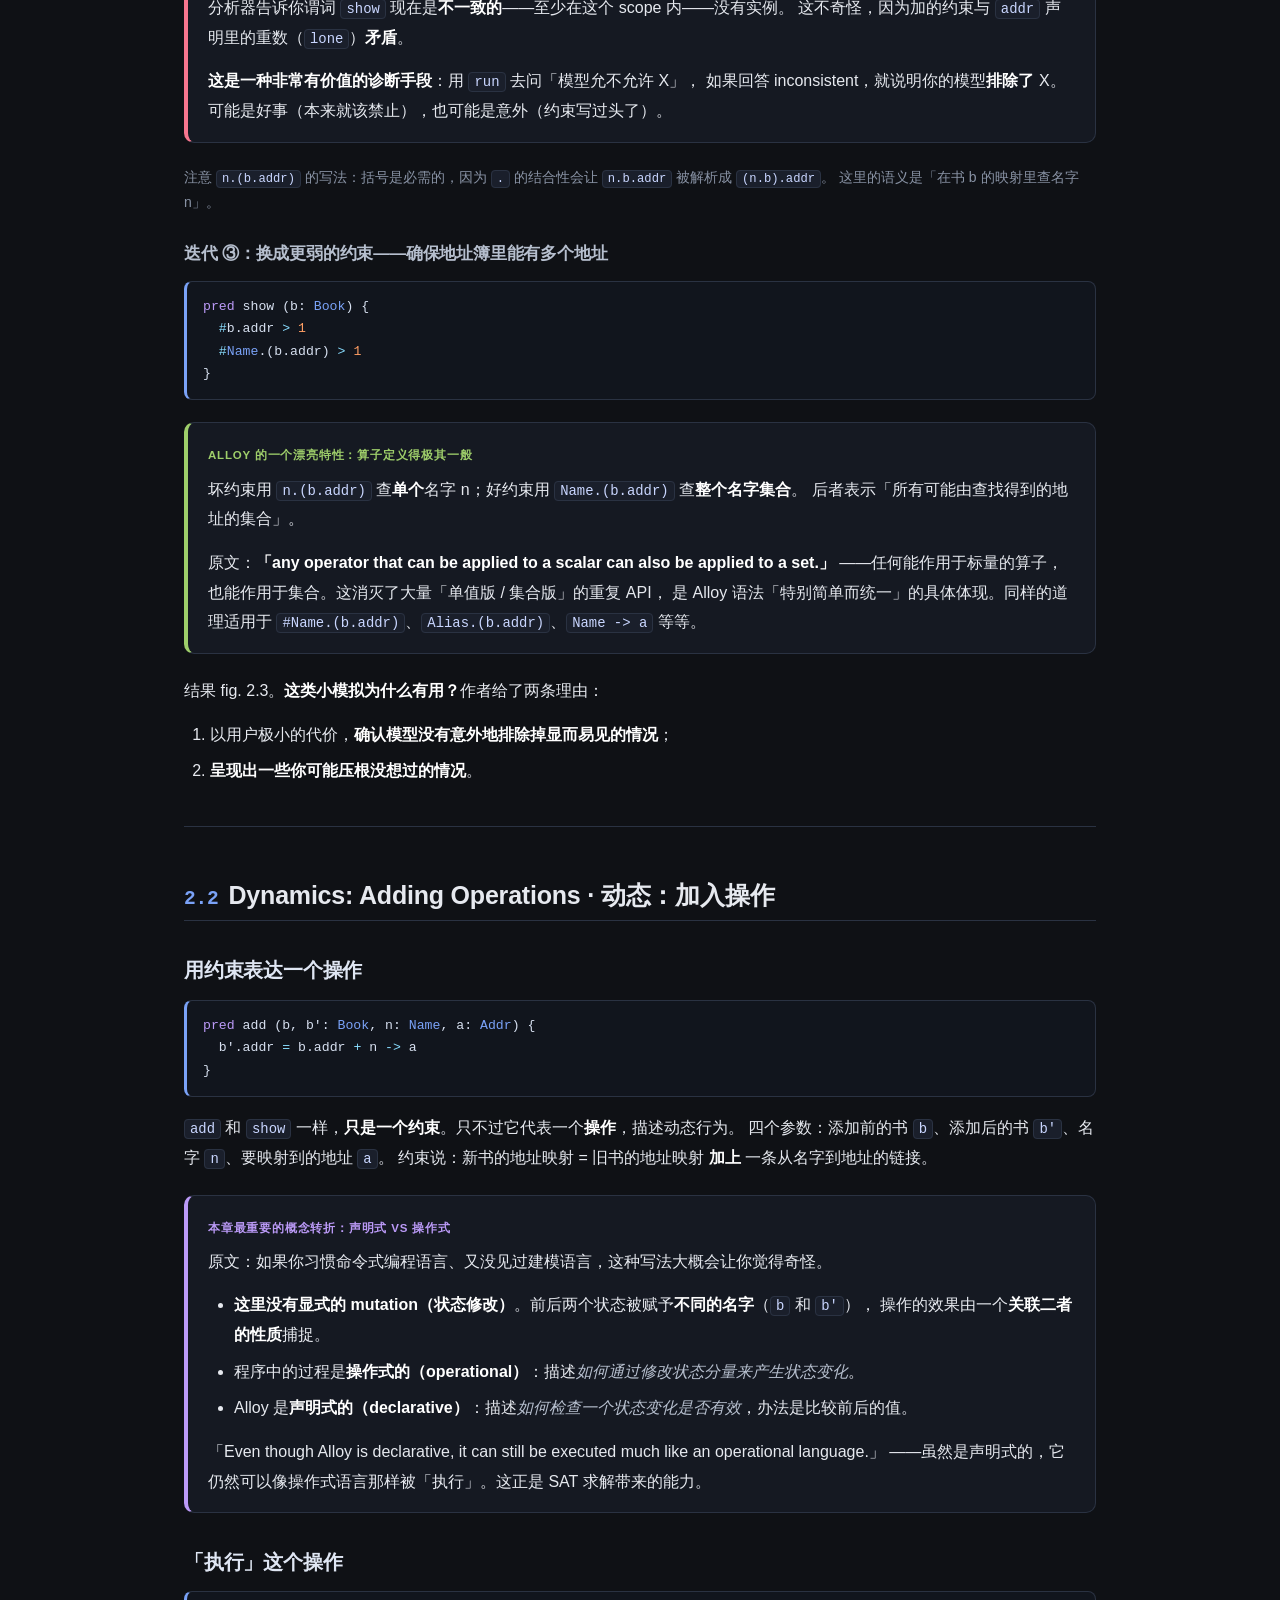
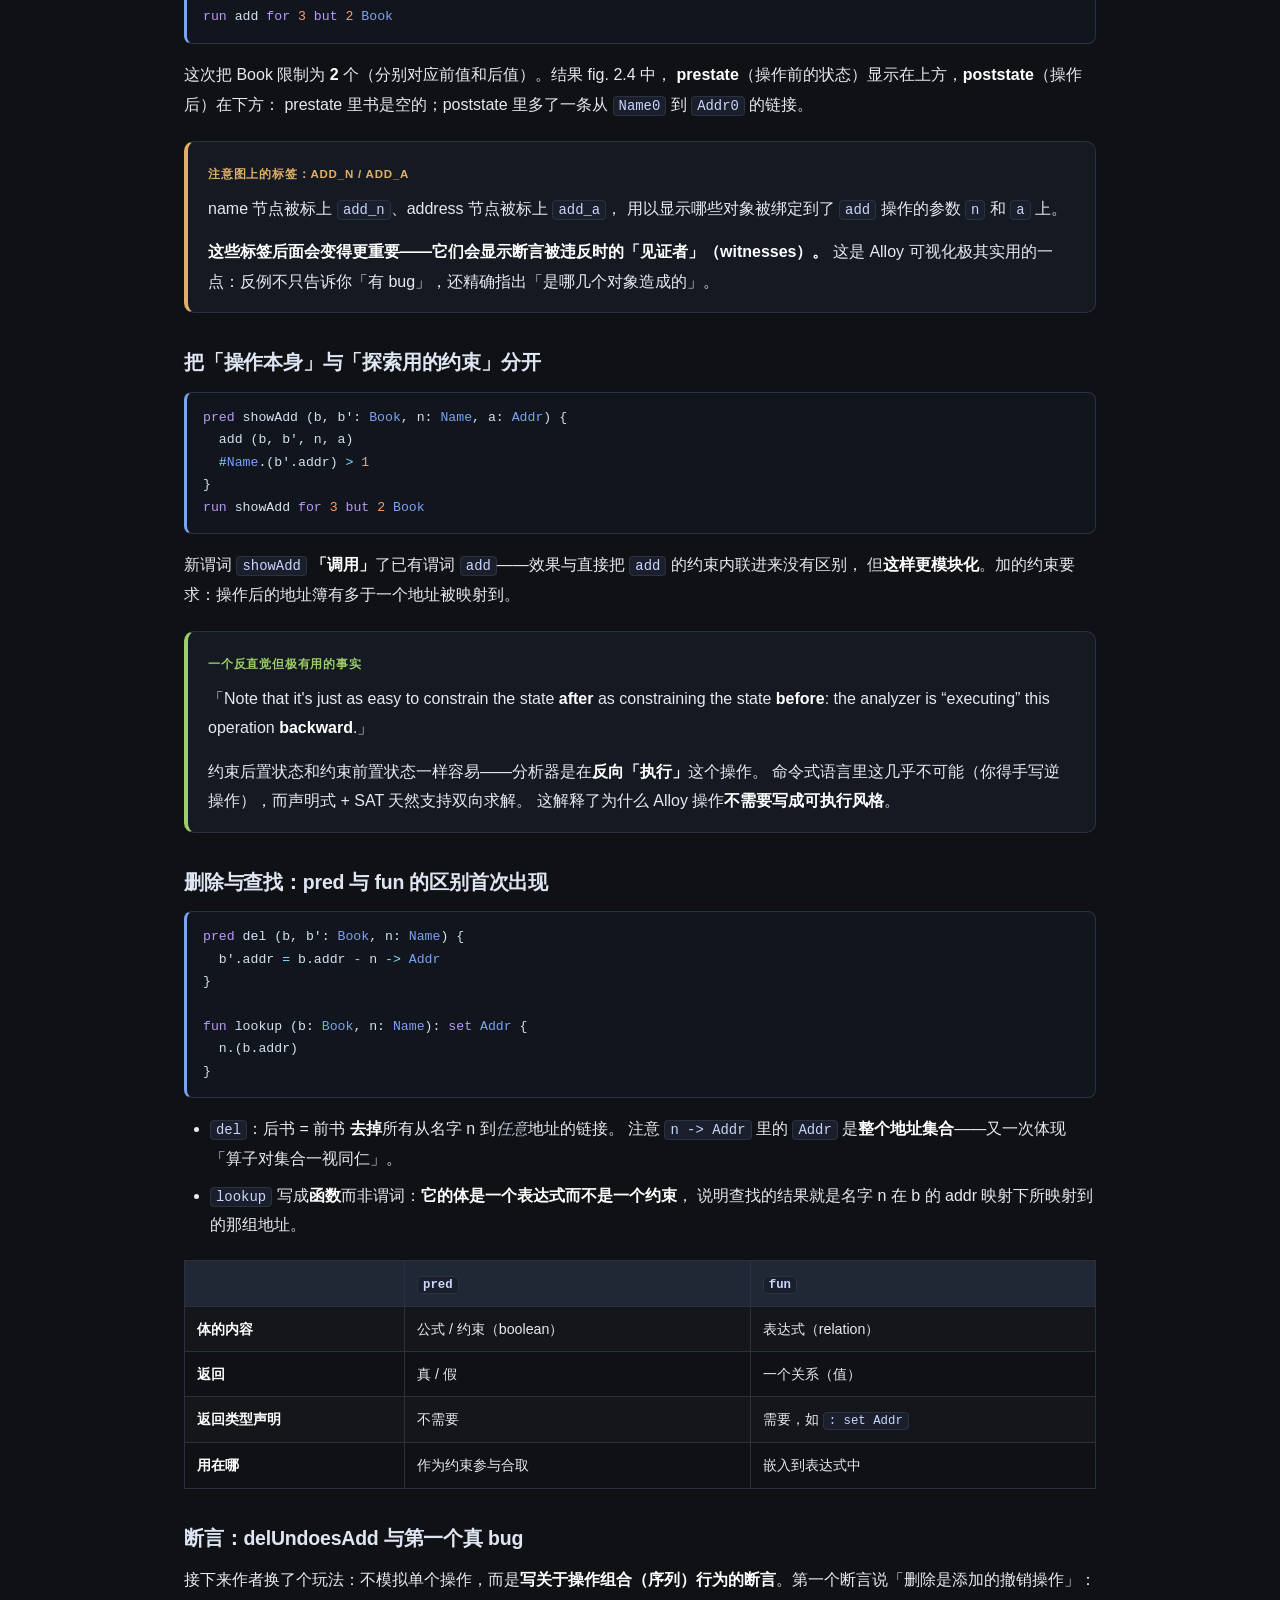
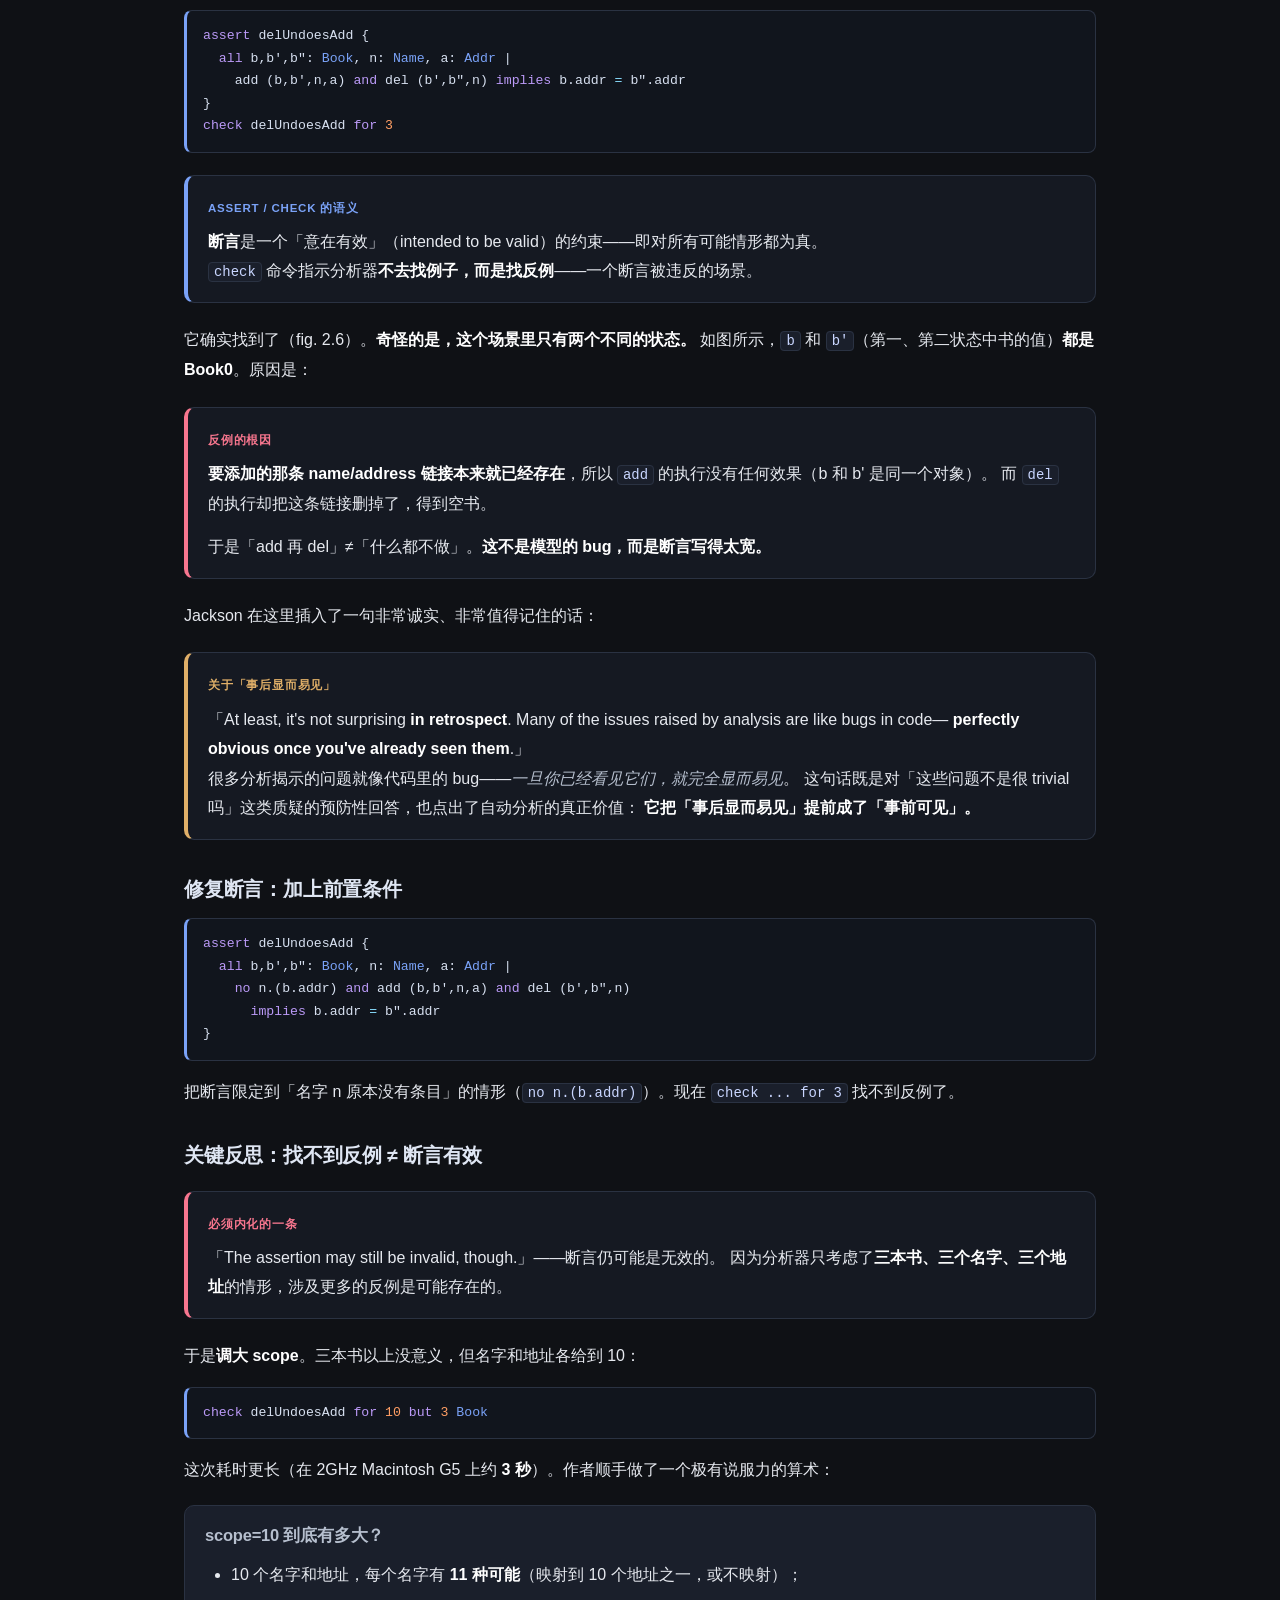
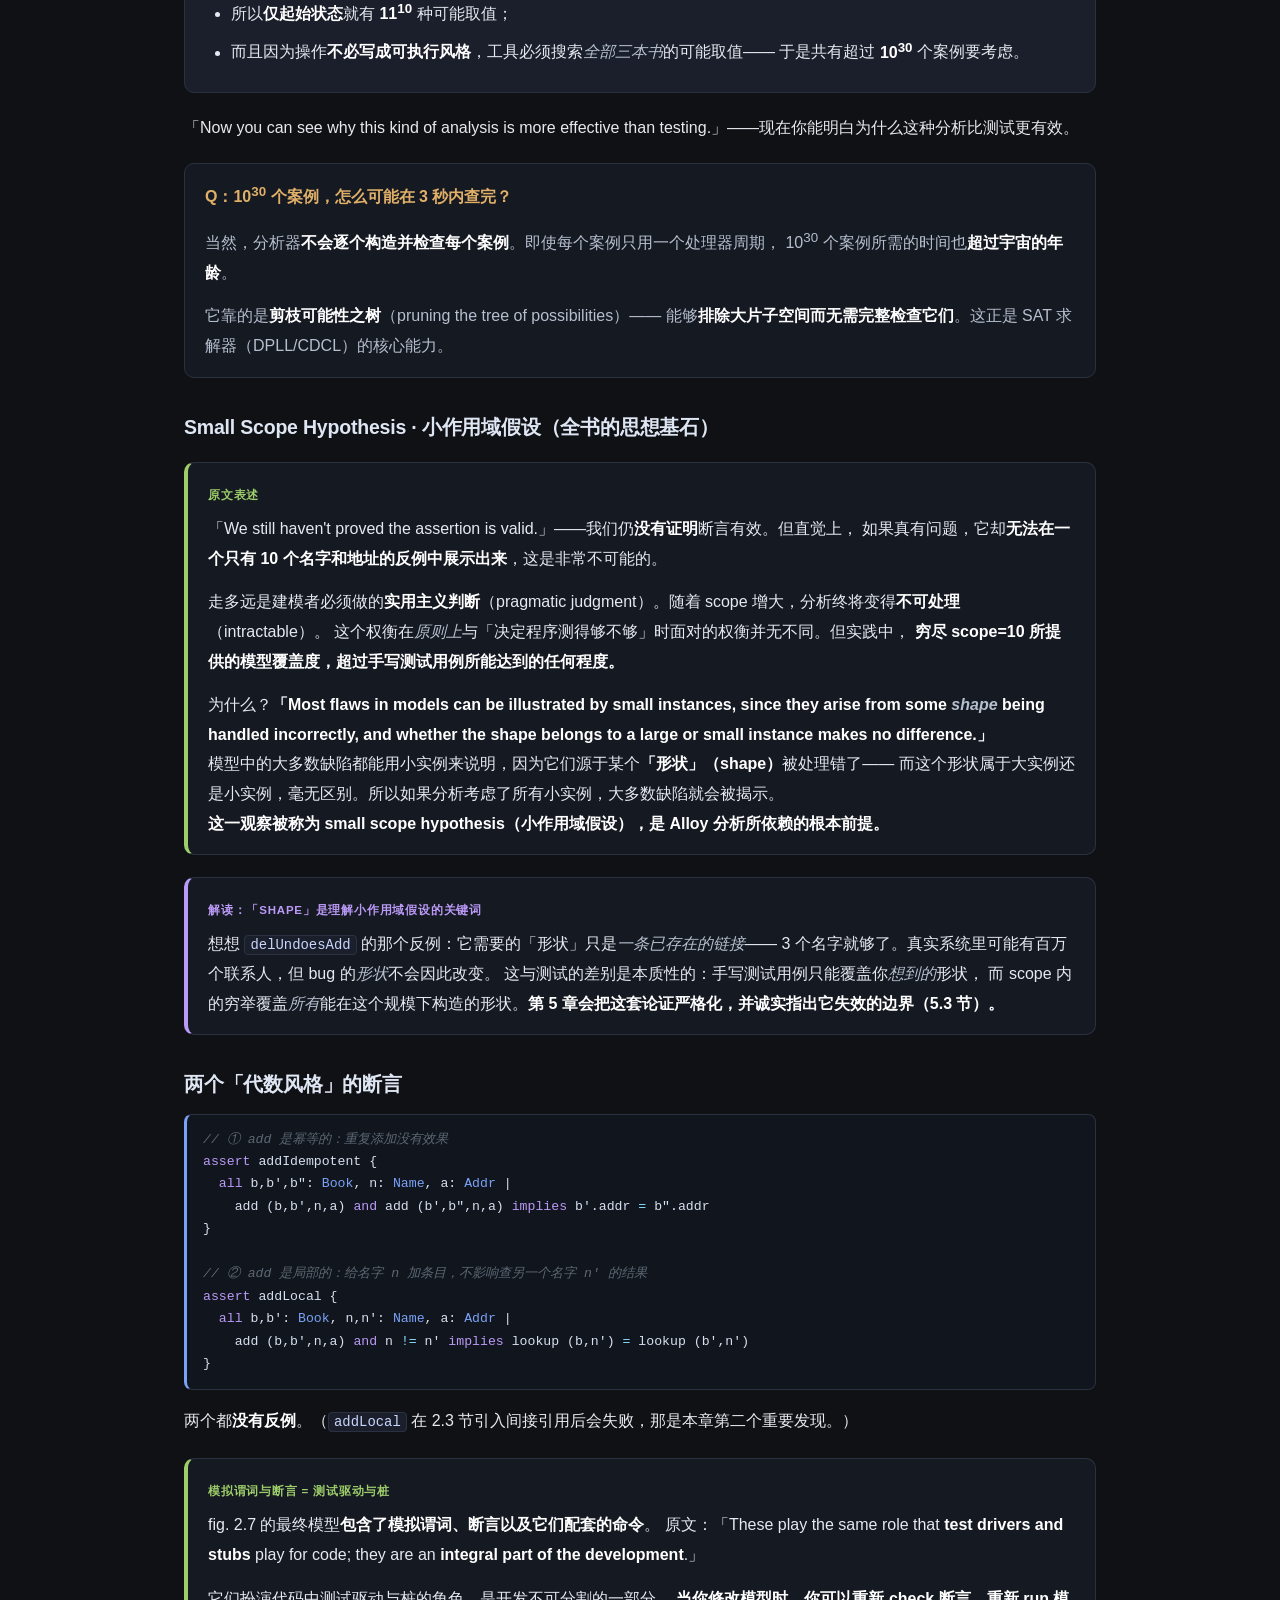
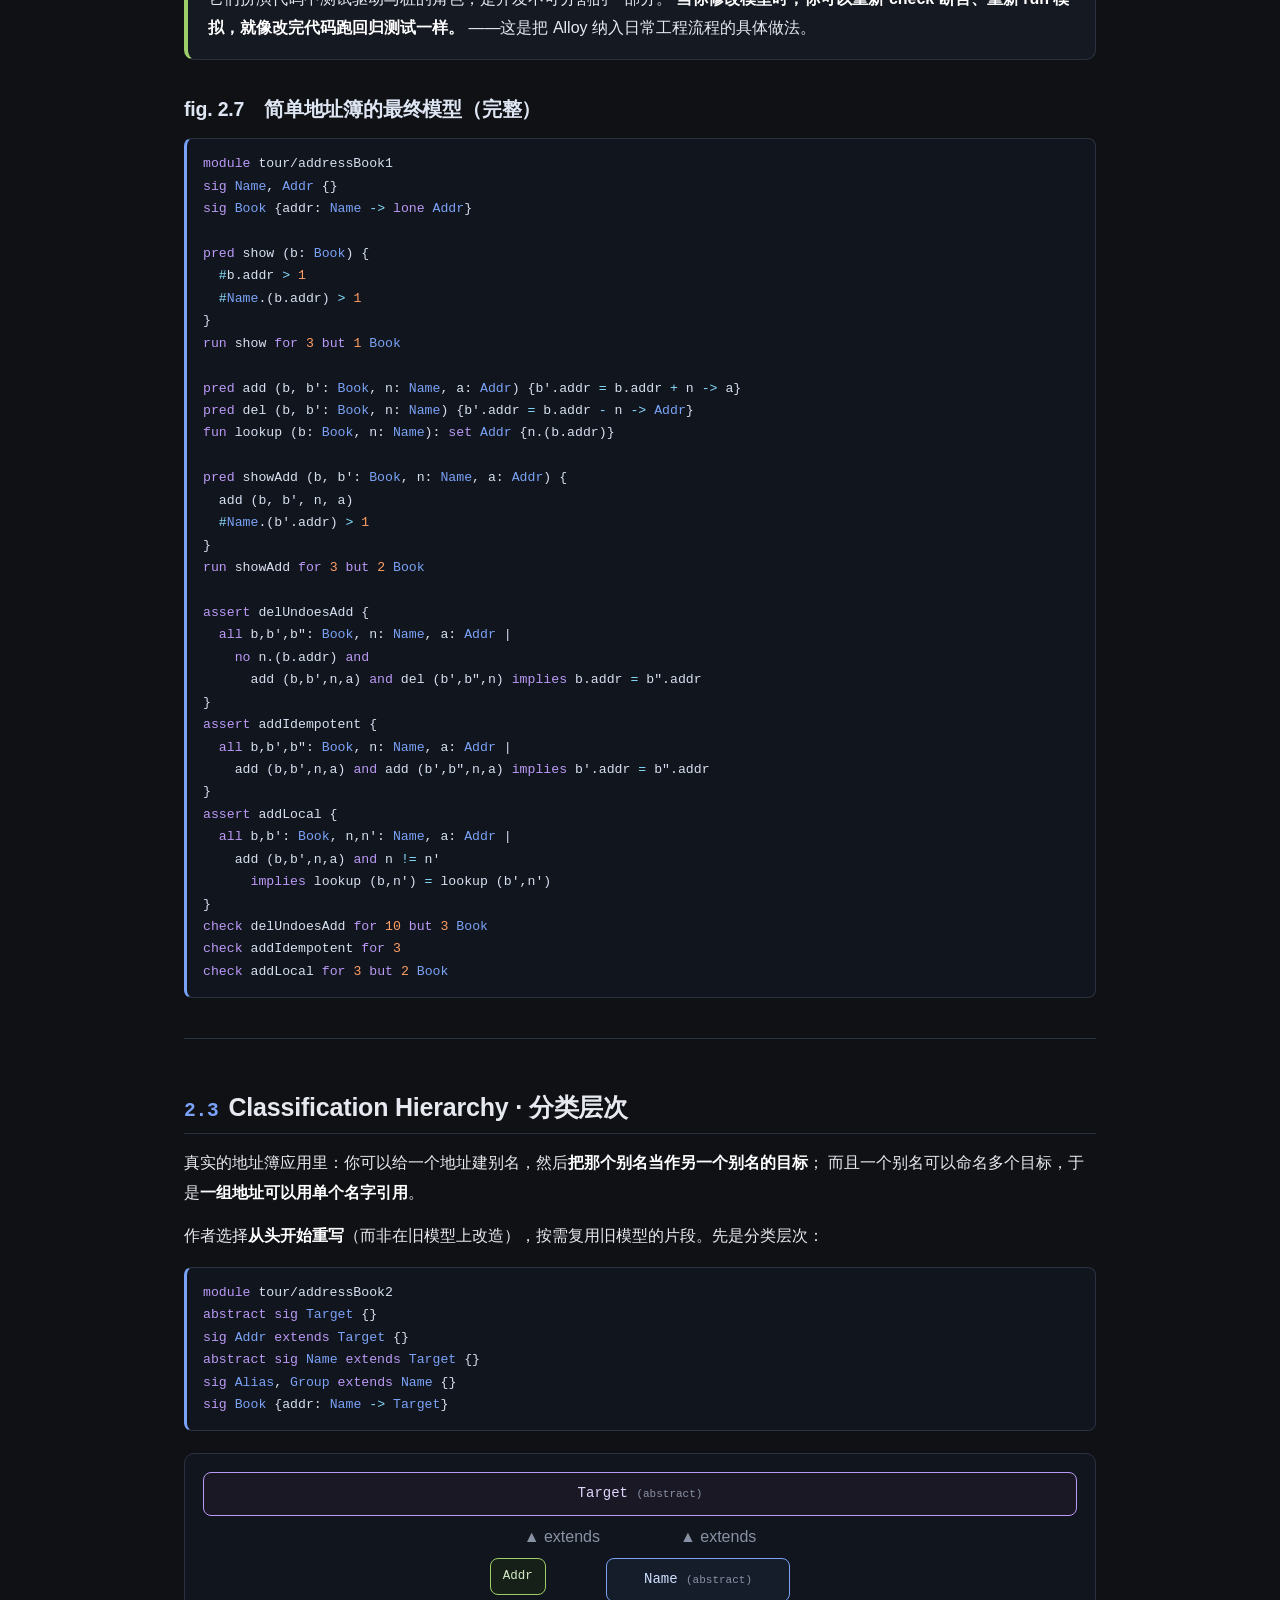
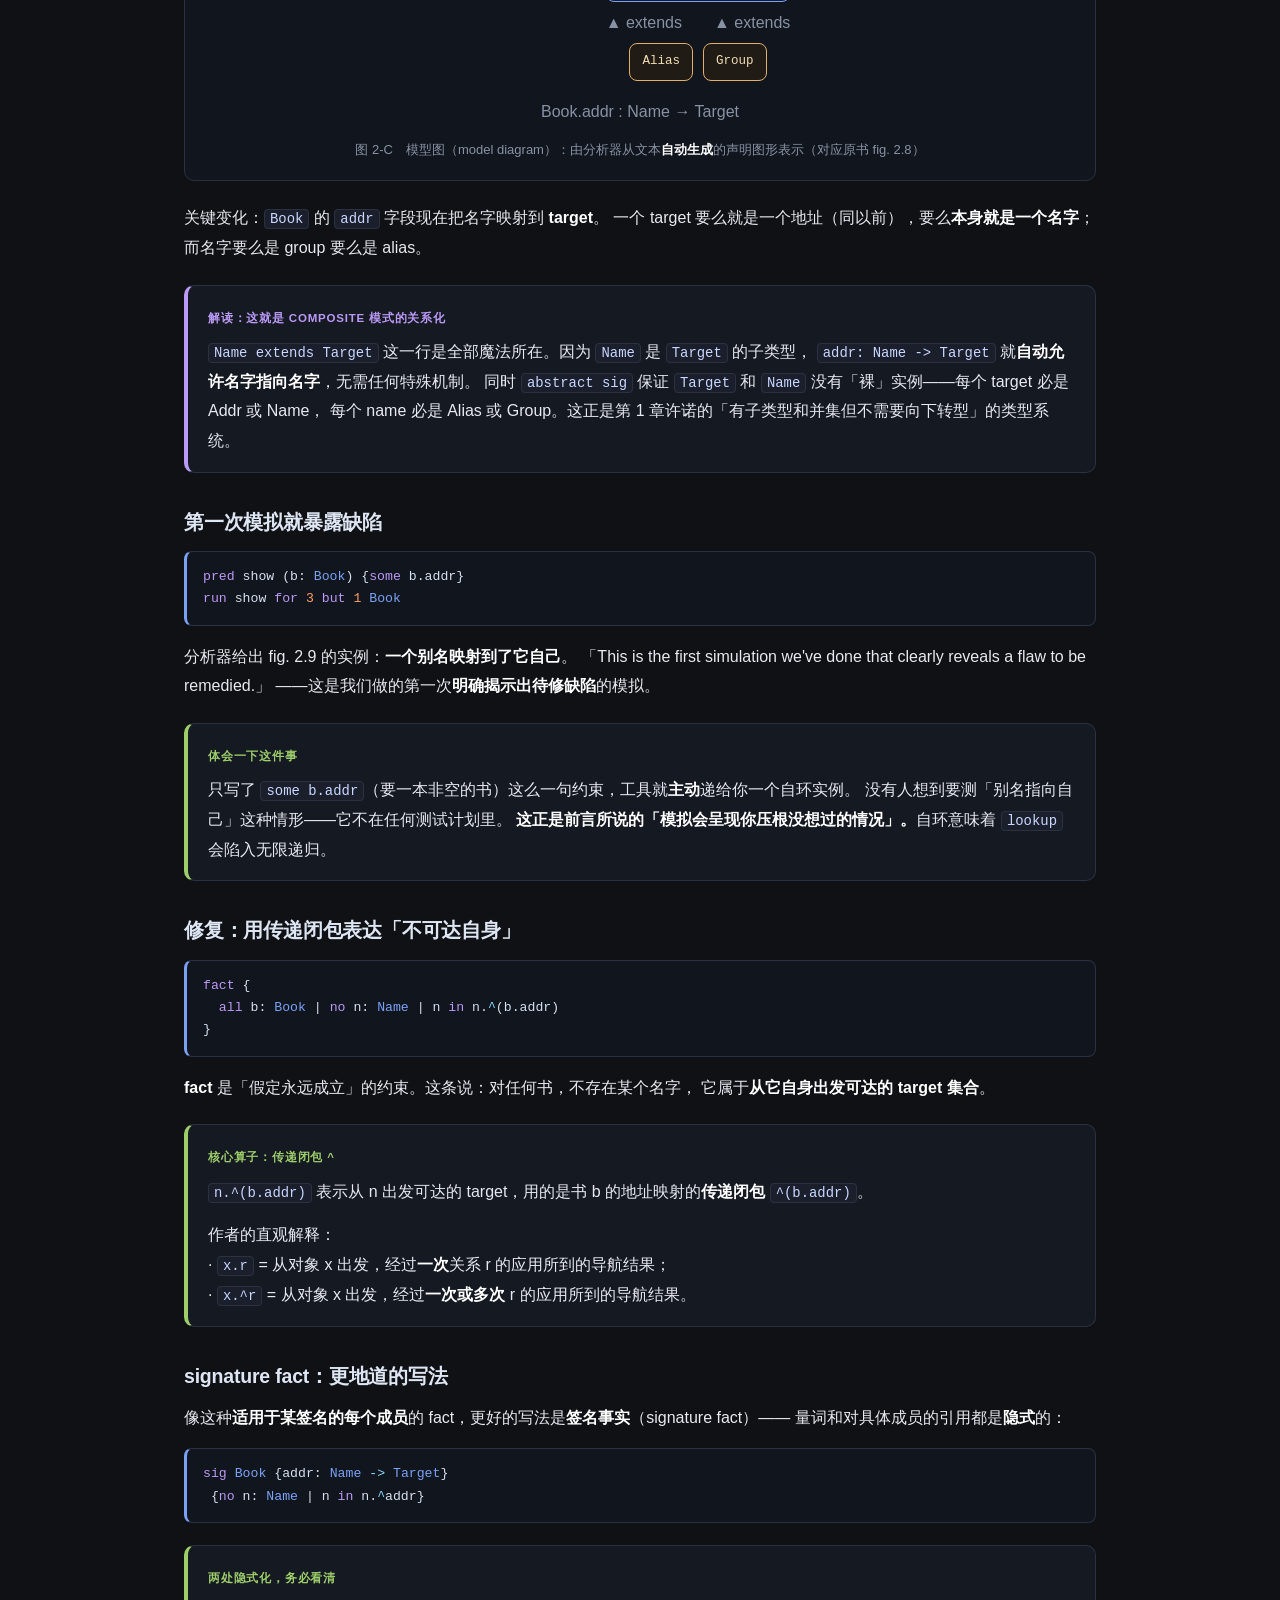
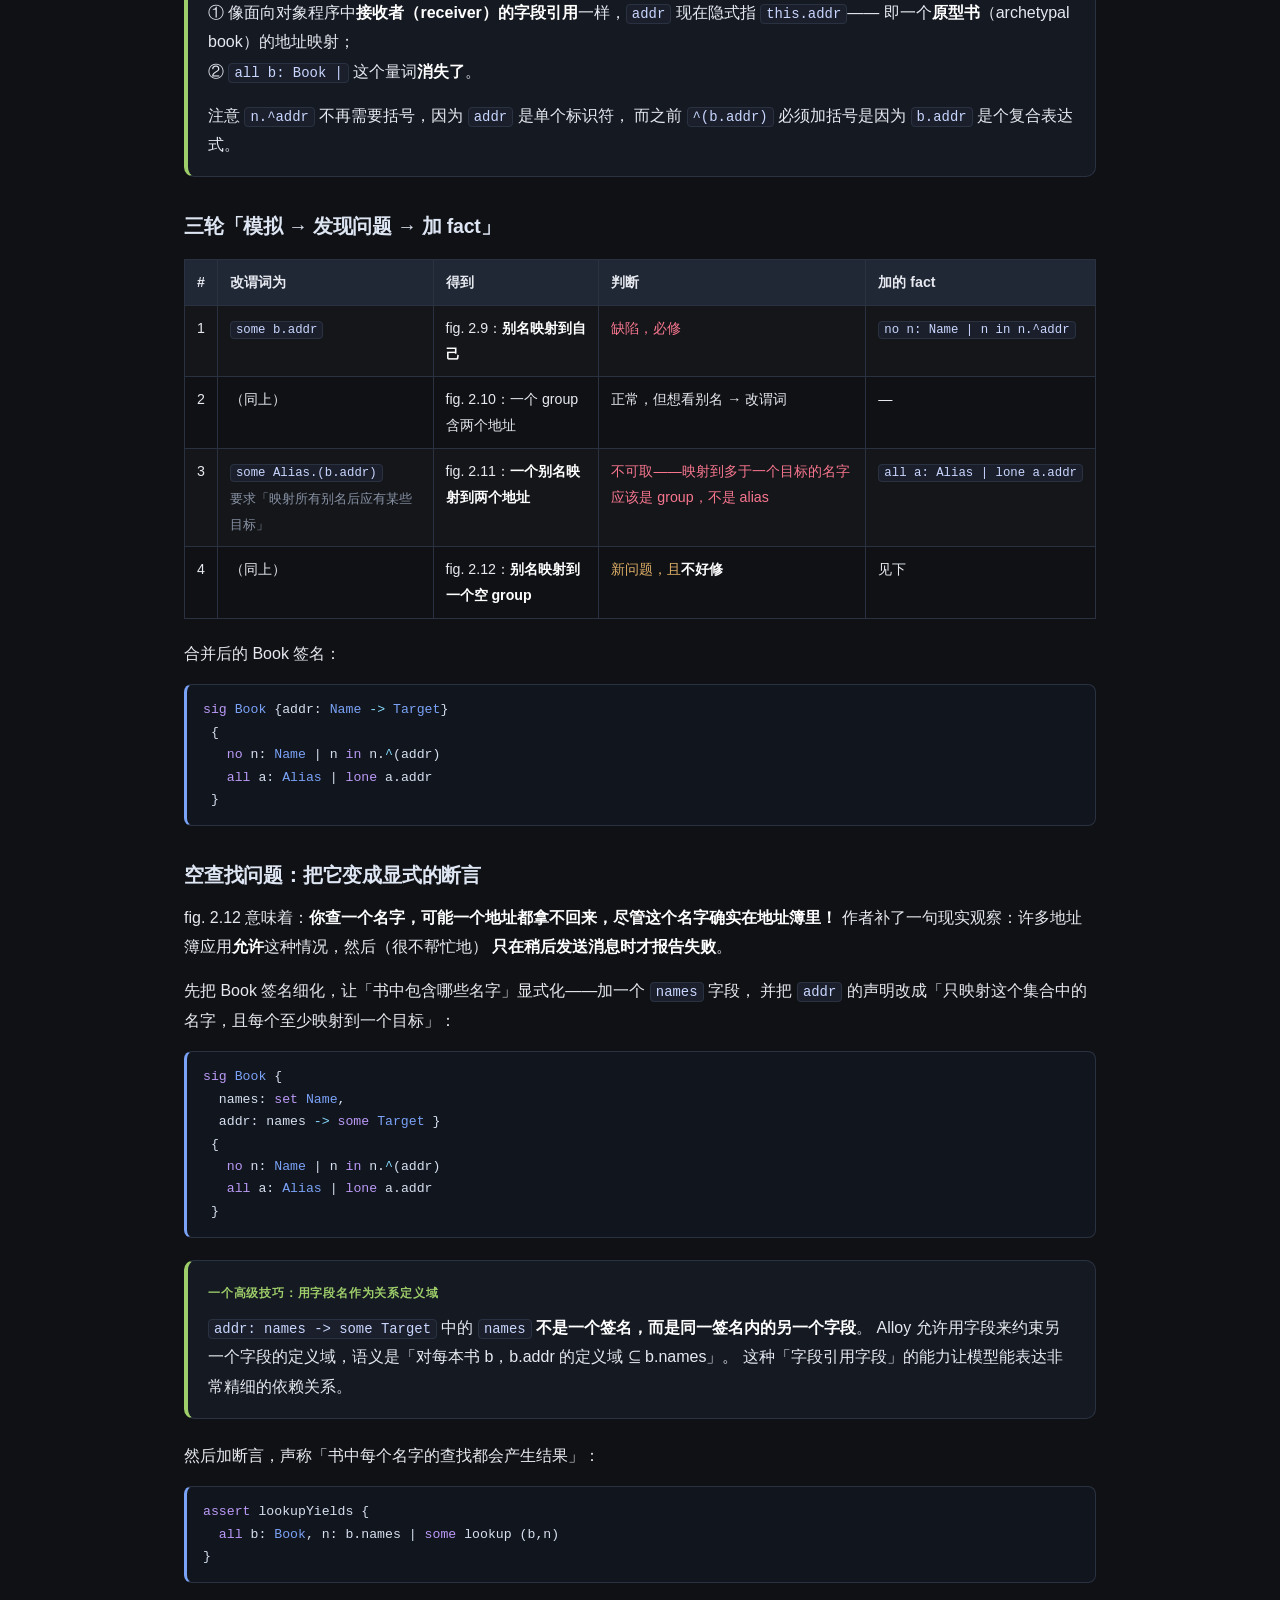
<file: ch2.html>
<!DOCTYPE html>
<html lang="zh-CN">
<head>
<meta charset="utf-8">
<meta name="viewport" content="width=device-width,initial-scale=1">
<title>第 2 章 · A Whirlwind Tour 速览 · Software Abstractions 解读</title>
<link rel="stylesheet" href="style.css">
</head>
<body>
<div class="topbar"><div class="topbar-in">
  <div class="brand">Alloy<span>·</span>Software Abstractions</div>
  <div class="crumb">第 2 章 · 速览</div>
  <nav class="navlinks">
    <a href="index.html">目录</a>
    <a href="preface.html">前言</a>
    <a href="ch1.html">1</a><a href="ch2.html" class="on">2</a><a href="ch3.html">3</a>
    <a href="ch4.html">4</a><a href="ch5.html">5</a><a href="ch6.html">6</a>
    <a href="appA.html">A</a><a href="appB.html">B</a><a href="appC.html">C</a>
    <a href="appD.html">D</a><a href="appE.html">E</a>
  </nav>
</div></div>

<div class="wrap">
<h1><span class="num">2</span>A Whirlwind Tour · 速览</h1>
<p class="sub">原书 p. 5–31 · 用一个邮件客户端地址簿，从零开始增量建模到带执行轨迹的完整模型，全程展示「建模—模拟—断言—反例—修复」的闭环</p>

<div class="callout">
  <span class="tag">本章定位（作者原话）</span>
  <p>「My intent is to explain just enough to impart the <strong>flavor</strong> of the approach,
  so don't expect to follow all the details.」——只求传达方法的<em>味道</em>，别指望跟上所有细节。</p>
</div>

<div class="toc">
  <div class="t">本章地图</div>
  <ol>
    <li><a href="#why">为什么选地址簿</a></li>
    <li><a href="#s21">2.1 静态：探索状态</a></li>
    <li><a href="#s22">2.2 动态：加入操作</a></li>
    <li><a href="#s23">2.3 分类层次</a></li>
    <li><a href="#s24">2.4 执行轨迹</a></li>
    <li><a href="#s25">2.5 小结：我们「没做」什么</a></li>
    <li><a href="#qa">2.5.1 四个问答</a></li>
    <li><a href="#cheat">语法速查（本章出现的全部记法）</a></li>
  </ol>
</div>

<h2 id="why"><span class="num">2.0</span>为什么选地址簿这个例子</h2>
<p>选它是因为「对大多数读者都熟悉」。但 Jackson 借机说了一段关于<strong>模型规模</strong>的重要论断：</p>
<div class="callout key">
  <span class="tag">十行模型 vs 十行程序</span>
  <p>「A ten-line <strong>program</strong> can't do very much, and has almost nothing in common with a thousand-line program.
  But a ten-line <strong>model</strong> can be very useful, and doesn't differ that much from a hundred-line model,
  which is often all that's needed to explore a difficult design issue.」</p>
  <p style="margin-bottom:0">十行<em>程序</em>做不了什么，跟一千行程序几乎没有共同点；
  但十行<em>模型</em>可以非常有用，跟一百行模型差别不大——而一百行往往就足以探索一个困难的设计问题。
  <strong>模型的价值不随规模线性增长，这是轻量级方法可行的根基。</strong></p>
</div>

<h3>地址簿的领域概念</h3>
<table>
  <thead><tr><th>概念</th><th>含义</th><th>关键性质</th></tr></thead>
  <tbody>
    <tr><td><strong>address book</strong></td><td>一个小数据库，把邮件地址与更好用的短名字关联起来</td><td>—</td></tr>
    <tr><td><strong>alias（别名）</strong></td><td>为某个联系人创建的昵称，可代替其地址使用</td><td>地址变了，别名<strong>不必变</strong></td></tr>
    <tr><td><strong>group（组）</strong></td><td>像别名，但关联<strong>一整个联系人集合</strong>（比如一个家庭）</td><td>一对多</td></tr>
  </tbody>
</table>
<div class="callout warn">
  <span class="tag">埋下的伏笔：间接引用</span>
  <p>用户定义 group 时，<strong>常常插入 alias 而不是真实邮件地址</strong>，这样某人邮箱变了只需在一处修改，
  即使它隐式出现在许多 group 里。——这正是第 1 章说的 <em>indirection</em>，也是后面所有麻烦（和所有价值）的来源。
  名字可以指向名字，形成<strong>任意长度的命名链</strong>（naming chains）。</p>
</div>

<h3>本章的四步递进</h3>
<div class="fig">
  <div class="rel">
    <div class="atom">2.1 只有 alias<br><span style="color:var(--ink-dim);font-size:11px">声明状态 + 生成实例</span></div>
    <span class="tuple"><span class="arw">→</span></span>
    <div class="atom b">2.2 加操作<br><span style="color:var(--ink-dim);font-size:11px">约束式操作 + 模拟 + 断言</span></div>
    <span class="tuple"><span class="arw">→</span></span>
    <div class="atom c">2.3 分类层次<br><span style="color:var(--ink-dim);font-size:11px">Composite 模式 + 命名链</span></div>
    <span class="tuple"><span class="arw">→</span></span>
    <div class="atom d">2.4 执行轨迹<br><span style="color:var(--ink-dim);font-size:11px">整条执行而非单步</span></div>
  </div>
  <div class="cap">图 2-A　本章的建模递进路线</div>
</div>
<p style="color:var(--ink-dim);font-size:14.5px">
  注意 2.3 用的是设计模式爱好者所称的 <strong>Composite（组合）模式</strong>。
  作者也说明：2.4 加进来主要是为了展示方法的灵活性（尤其给熟悉模型检查的读者看），
  <strong>实践中通常一次只分析一个操作就够了</strong>。
</p>

<hr>

<h2 id="s21"><span class="num">2.1</span>Statics: Exploring States · 静态：探索状态</h2>

<h3>第一个模型：三行声明</h3>
<pre><code><span class="k">module</span> tour/addressBook1

<span class="k">sig</span> <span class="t">Name</span>, <span class="t">Addr</span> {}

<span class="k">sig</span> <span class="t">Book</span> {
  addr: <span class="t">Name</span> <span class="o">-&gt;</span> <span class="k">lone</span> <span class="t">Addr</span>
}</code></pre>
<p>「That's a complete Alloy model.」——这就是一个完整的 Alloy 模型。它引入了三个 <strong>signature（签名）</strong>：
<code>Name</code>、<code>Addr</code>、<code>Book</code>，每个代表一个对象集合。<code>Book</code> 有一个字段 <code>addr</code>。</p>

<div class="callout key">
  <span class="tag">最关键的语义：字段是「多一路」的关系</span>
  <p><code>addr</code> 事实上是一个<strong>三元映射</strong>（three-way mapping），关联 book、name、address，
  当「在书 b 中，名字 n 映射到地址 a」时，它包含元组 <code>b -&gt; n -&gt; a</code>。</p>
  <p style="margin-bottom:0">而表达式 <code>b.addr</code> 表示「书 b 的从名字到地址的映射」。
  <strong>也就是说：<code>x.f</code> 这个点操作符做的事，是把关系中最左列为 x 的那些元组取出来、并去掉最左列。</strong>
  这是理解 Alloy 全部导航表达式的唯一钥匙，第 3.4 节会严格化为 join 算子。</p>
</div>

<div class="fig">
  <div style="text-align:center;margin-bottom:10px;color:var(--ink-dim);font-size:13px">addr 关系的实际内容（三元组）</div>
  <div class="rel">
    <span class="tuple"><span class="atom d">Book0</span><span class="arw">→</span><span class="atom">Name0</span><span class="arw">→</span><span class="atom b">Addr0</span></span>
  </div>
  <div style="text-align:center;margin:14px 0 10px;color:var(--ink-dim);font-size:13px">Book0.addr 求值后（二元组）</div>
  <div class="rel">
    <span class="tuple"><span class="atom">Name0</span><span class="arw">→</span><span class="atom b">Addr0</span></span>
  </div>
  <div class="cap">图 2-B　字段是「隐式带上接收者」的关系（对应原书 fig. 2.1 实例）</div>
</div>

<h3>重数（multiplicity）：lone</h3>
<p>声明中的关键字 <code>lone</code> 表示<strong>重数</strong>——这里是「每个名字<strong>至多</strong>映射到一个地址」。
现在只建模简单别名，group 留到后面。</p>
<table>
  <thead><tr><th>重数</th><th>含义</th><th>数量范围</th></tr></thead>
  <tbody>
    <tr><td>（缺省）</td><td>恰好一个</td><td>= 1</td></tr>
    <tr><td><code>lone</code></td><td>至多一个</td><td>0 或 1</td></tr>
    <tr><td><code>one</code></td><td>恰好一个（显式写出）</td><td>= 1</td></tr>
    <tr><td><code>some</code></td><td>至少一个</td><td>≥ 1</td></tr>
    <tr><td><code>set</code></td><td>任意（含空）</td><td>≥ 0</td></tr>
  </tbody>
</table>

<h3>没有命令 = 没法分析</h3>
<div class="callout warn">
  <span class="tag">要点</span>
  <p>「This model contains <strong>no commands</strong>, so there's no analysis that can be done
  (beyond simple static semantic and type checks).」<br>
  模型只声明结构时，分析器只能做语义与类型检查。<strong>要有分析，必须有 <code>run</code> 或 <code>check</code> 命令。</strong></p>
</div>

<h3>第一次模拟：空谓词 + run</h3>
<pre><code><span class="k">pred</span> show () {}
<span class="k">run</span> show <span class="k">for</span> <span class="n">3</span> <span class="k">but</span> <span class="n">1</span> <span class="t">Book</span></code></pre>
<ul>
  <li>谓词体<strong>为空</strong>——后面会往里加约束。</li>
  <li>命令指定了一个 <strong>scope（作用域）</strong>来限定实例搜索：每个签名至多 3 个对象，
    <strong>但</strong> <code>Book</code> 限为 1 个，因为现在只想看单个地址簿。</li>
</ul>
<div class="callout pit">
  <span class="tag">极易混淆的一点</span>
  <p><strong>「The scope is for the purpose of analysis alone; the model doesn't limit the size or number of address books.」</strong><br>
  scope <em>只服务于分析</em>，模型本身并<strong>不</strong>限制地址簿的大小或数量。
  换句话说：<code>for 3</code> 不是模型的一部分，它只是「这次搜索请只看 3 个对象以内」的指令。
  把 scope 误当成模型约束，是初学者最常见的理解错误。</p>
</div>

<h3>关于「工具选了哪个实例」</h3>
<p>运行后得到 fig. 2.1 的实例。输出可以是多种文本或图形形式；作者选择图形显示，并让分析器
<strong>project（投影）</strong>到 <code>Book</code> 上——即为每个 book 对象显示一张单独的图。</p>
<div class="qa">
  <div class="q">Q：为什么偏偏选中这个实例？</div>
  <div class="a">
    <p>工具对实例的选择是<strong>任意的</strong>（arbitrary），甚至可能因偏好设置不同而在多次运行间变化。</p>
    <p>但实践中，<strong>第一个生成的实例往往是个小实例</strong>。这很有用，因为<strong>小实例常常是病理性的（pathological），
    因此更可能暴露微妙的问题</strong>。</p>
    <p style="margin-bottom:0">你可以要求工具产生一系列不重复的实例，但本章的 tour 里我们总是只用第一个。</p>
  </div>
</div>

<h3>用约束「引导」模拟：三次迭代</h3>
<p>第一次的实例只有一条链接。想看更多链接，就往谓词里加约束。<strong>这个「加约束—跑—看图—再加」的循环就是 Alloy 的日常。</strong></p>

<h4>迭代 ①：要多于一条关联</h4>
<pre><code><span class="k">pred</span> show (b: <span class="t">Book</span>) {
  <span class="o">#</span>b.addr <span class="o">&gt;</span> <span class="n">1</span>
}</code></pre>
<p>为了能谈论某个特定的书，给谓词加了参数 <code>b: Book</code>。<code>b.addr</code> 是这本书的名字→地址映射，
<code>#b.addr</code> 是这个映射中<strong>关联的数量</strong>（<code>#</code> 是基数算子）。</p>
<p>结果（fig. 2.2）：模型允许<strong>两个名字映射到同一个地址</strong>（这个实例里是三个！）。</p>

<h4>迭代 ②：一个名字能映射到两个地址吗？——探测模型边界</h4>
<pre><code><span class="k">pred</span> show (b: <span class="t">Book</span>) {
  <span class="o">#</span>b.addr <span class="o">&gt;</span> <span class="n">1</span>
  <span class="k">some</span> n: <span class="t">Name</span> | <span class="o">#</span>n.(b.addr) <span class="o">&gt;</span> <span class="n">1</span>
}</code></pre>
<div class="callout pit">
  <span class="tag">分析器的回答：inconsistent</span>
  <p>分析器告诉你谓词 <code>show</code> 现在是<strong>不一致的</strong>——至少在这个 scope 内——没有实例。
  这不奇怪，因为加的约束与 <code>addr</code> 声明里的重数（<code>lone</code>）<strong>矛盾</strong>。</p>
  <p style="margin-bottom:0"><strong>这是一种非常有价值的诊断手段</strong>：用 <code>run</code> 去问「模型允不允许 X」，
  如果回答 inconsistent，就说明你的模型<strong>排除了</strong> X。可能是好事（本来就该禁止），也可能是意外（约束写过头了）。</p>
</div>
<p style="color:var(--ink-dim);font-size:14px">
  注意 <code>n.(b.addr)</code> 的写法：括号是必需的，因为 <code>.</code> 的结合性会让 <code>n.b.addr</code> 被解析成 <code>(n.b).addr</code>。
  这里的语义是「在书 b 的映射里查名字 n」。
</p>

<h4>迭代 ③：换成更弱的约束——确保地址簿里能有多个地址</h4>
<pre><code><span class="k">pred</span> show (b: <span class="t">Book</span>) {
  <span class="o">#</span>b.addr <span class="o">&gt;</span> <span class="n">1</span>
  <span class="o">#</span><span class="t">Name</span>.(b.addr) <span class="o">&gt;</span> <span class="n">1</span>
}</code></pre>
<div class="callout key">
  <span class="tag">Alloy 的一个漂亮特性：算子定义得极其一般</span>
  <p>坏约束用 <code>n.(b.addr)</code> 查<strong>单个</strong>名字 n；好约束用 <code>Name.(b.addr)</code> 查<strong>整个名字集合</strong>。
  后者表示「所有可能由查找得到的地址的集合」。</p>
  <p style="margin-bottom:0">原文：<strong>「any operator that can be applied to a scalar can also be applied to a set.」</strong>
  ——任何能作用于标量的算子，也能作用于集合。这消灭了大量「单值版 / 集合版」的重复 API，
  是 Alloy 语法「特别简单而统一」的具体体现。同样的道理适用于 <code>#Name.(b.addr)</code>、<code>Alias.(b.addr)</code>、<code>Name -&gt; a</code> 等等。</p>
</div>
<p>结果 fig. 2.3。<strong>这类小模拟为什么有用？</strong>作者给了两条理由：</p>
<ol>
  <li>以用户极小的代价，<strong>确认模型没有意外地排除掉显而易见的情况</strong>；</li>
  <li><strong>呈现出一些你可能压根没想过的情况</strong>。</li>
</ol>

<hr>

<h2 id="s22"><span class="num">2.2</span>Dynamics: Adding Operations · 动态：加入操作</h2>

<h3>用约束表达一个操作</h3>
<pre><code><span class="k">pred</span> add (b, b': <span class="t">Book</span>, n: <span class="t">Name</span>, a: <span class="t">Addr</span>) {
  b'.addr <span class="o">=</span> b.addr <span class="o">+</span> n <span class="o">-&gt;</span> a
}</code></pre>
<p><code>add</code> 和 <code>show</code> 一样，<strong>只是一个约束</strong>。只不过它代表一个<strong>操作</strong>，描述动态行为。
四个参数：添加前的书 <code>b</code>、添加后的书 <code>b'</code>、名字 <code>n</code>、要映射到的地址 <code>a</code>。
约束说：新书的地址映射 = 旧书的地址映射 <strong>加上</strong> 一条从名字到地址的链接。</p>

<div class="callout idea">
  <span class="tag">本章最重要的概念转折：声明式 vs 操作式</span>
  <p>原文：如果你习惯命令式编程语言、又没见过建模语言，这种写法大概会让你觉得奇怪。</p>
  <ul style="margin-bottom:8px">
    <li><strong>这里没有显式的 mutation（状态修改）</strong>。前后两个状态被赋予<strong>不同的名字</strong>（<code>b</code> 和 <code>b'</code>），
      操作的效果由一个<strong>关联二者的性质</strong>捕捉。</li>
    <li>程序中的过程是<strong>操作式的（operational）</strong>：描述<em>如何通过修改状态分量来产生状态变化</em>。</li>
    <li>Alloy 是<strong>声明式的（declarative）</strong>：描述<em>如何检查一个状态变化是否有效</em>，办法是比较前后的值。</li>
  </ul>
  <p style="margin-bottom:0">「Even though Alloy is declarative, it can still be executed much like an operational language.」
  ——虽然是声明式的，它仍然可以像操作式语言那样被「执行」。这正是 SAT 求解带来的能力。</p>
</div>

<h3>「执行」这个操作</h3>
<pre><code><span class="k">run</span> add <span class="k">for</span> <span class="n">3</span> <span class="k">but</span> <span class="n">2</span> <span class="t">Book</span></code></pre>
<p>这次把 Book 限制为 <strong>2</strong> 个（分别对应前值和后值）。结果 fig. 2.4 中，
<strong>prestate</strong>（操作前的状态）显示在上方，<strong>poststate</strong>（操作后）在下方：
prestate 里书是空的；poststate 里多了一条从 <code>Name0</code> 到 <code>Addr0</code> 的链接。</p>
<div class="callout warn">
  <span class="tag">注意图上的标签：add_n / add_a</span>
  <p>name 节点被标上 <code>add_n</code>、address 节点被标上 <code>add_a</code>，
  用以显示哪些对象被绑定到了 <code>add</code> 操作的参数 <code>n</code> 和 <code>a</code> 上。</p>
  <p style="margin-bottom:0"><strong>这些标签后面会变得更重要——它们会显示断言被违反时的「见证者」（witnesses）。</strong>
  这是 Alloy 可视化极其实用的一点：反例不只告诉你「有 bug」，还精确指出「是哪几个对象造成的」。</p>
</div>

<h3>把「操作本身」与「探索用的约束」分开</h3>
<pre><code><span class="k">pred</span> showAdd (b, b': <span class="t">Book</span>, n: <span class="t">Name</span>, a: <span class="t">Addr</span>) {
  add (b, b', n, a)
  <span class="o">#</span><span class="t">Name</span>.(b'.addr) <span class="o">&gt;</span> <span class="n">1</span>
}
<span class="k">run</span> showAdd <span class="k">for</span> <span class="n">3</span> <span class="k">but</span> <span class="n">2</span> <span class="t">Book</span></code></pre>
<p>新谓词 <code>showAdd</code> <strong>「调用」</strong>了已有谓词 <code>add</code>——效果与直接把 <code>add</code> 的约束内联进来没有区别，
但<strong>这样更模块化</strong>。加的约束要求：操作后的地址簿有多于一个地址被映射到。</p>
<div class="callout key">
  <span class="tag">一个反直觉但极有用的事实</span>
  <p>「Note that it's just as easy to constrain the state <strong>after</strong> as constraining the state <strong>before</strong>:
  the analyzer is “executing” this operation <strong>backward</strong>.」</p>
  <p style="margin-bottom:0">约束后置状态和约束前置状态一样容易——分析器是在<strong>反向「执行」</strong>这个操作。
  命令式语言里这几乎不可能（你得手写逆操作），而声明式 + SAT 天然支持双向求解。
  这解释了为什么 Alloy 操作<strong>不需要写成可执行风格</strong>。</p>
</div>

<h3>删除与查找：pred 与 fun 的区别首次出现</h3>
<pre><code><span class="k">pred</span> del (b, b': <span class="t">Book</span>, n: <span class="t">Name</span>) {
  b'.addr <span class="o">=</span> b.addr <span class="o">-</span> n <span class="o">-&gt;</span> <span class="t">Addr</span>
}

<span class="k">fun</span> lookup (b: <span class="t">Book</span>, n: <span class="t">Name</span>): <span class="k">set</span> <span class="t">Addr</span> {
  n.(b.addr)
}</code></pre>
<ul>
  <li><code>del</code>：后书 = 前书 <strong>去掉</strong>所有从名字 n 到<em>任意</em>地址的链接。
    注意 <code>n -&gt; Addr</code> 里的 <code>Addr</code> 是<strong>整个地址集合</strong>——又一次体现「算子对集合一视同仁」。</li>
  <li><code>lookup</code> 写成<strong>函数</strong>而非谓词：<strong>它的体是一个表达式而不是一个约束</strong>，
    说明查找的结果就是名字 n 在 b 的 addr 映射下所映射到的那组地址。</li>
</ul>
<table>
  <thead><tr><th></th><th><code>pred</code></th><th><code>fun</code></th></tr></thead>
  <tbody>
    <tr><td><strong>体的内容</strong></td><td>公式 / 约束（boolean）</td><td>表达式（relation）</td></tr>
    <tr><td><strong>返回</strong></td><td>真 / 假</td><td>一个关系（值）</td></tr>
    <tr><td><strong>返回类型声明</strong></td><td>不需要</td><td>需要，如 <code>: set Addr</code></td></tr>
    <tr><td><strong>用在哪</strong></td><td>作为约束参与合取</td><td>嵌入到表达式中</td></tr>
  </tbody>
</table>

<h3>断言：delUndoesAdd 与第一个真 bug</h3>
<p>接下来作者换了个玩法：不模拟单个操作，而是<strong>写关于操作组合（序列）行为的断言</strong>。第一个断言说「删除是添加的撤销操作」：</p>
<pre><code><span class="k">assert</span> delUndoesAdd {
  <span class="k">all</span> b,b',b": <span class="t">Book</span>, n: <span class="t">Name</span>, a: <span class="t">Addr</span> |
    add (b,b',n,a) <span class="k">and</span> del (b',b",n) <span class="k">implies</span> b.addr <span class="o">=</span> b".addr
}
<span class="k">check</span> delUndoesAdd <span class="k">for</span> <span class="n">3</span></code></pre>
<div class="callout">
  <span class="tag">assert / check 的语义</span>
  <p><strong>断言</strong>是一个「意在有效」（intended to be valid）的约束——即对所有可能情形都为真。<br>
  <code>check</code> 命令指示分析器<strong>不去找例子，而是找反例</strong>——一个断言被违反的场景。</p>
</div>
<p>它确实找到了（fig. 2.6）。<strong>奇怪的是，这个场景里只有两个不同的状态。</strong>
如图所示，<code>b</code> 和 <code>b'</code>（第一、第二状态中书的值）<strong>都是 Book0</strong>。原因是：</p>
<div class="callout pit">
  <span class="tag">反例的根因</span>
  <p><strong>要添加的那条 name/address 链接本来就已经存在</strong>，所以 <code>add</code> 的执行没有任何效果（b 和 b' 是同一个对象）。
  而 <code>del</code> 的执行却把这条链接删掉了，得到空书。</p>
  <p style="margin-bottom:0">于是「add 再 del」≠「什么都不做」。<strong>这不是模型的 bug，而是断言写得太宽。</strong></p>
</div>
<p>Jackson 在这里插入了一句非常诚实、非常值得记住的话：</p>
<div class="callout warn">
  <span class="tag">关于「事后显而易见」</span>
  <p>「At least, it's not surprising <strong>in retrospect</strong>. Many of the issues raised by analysis are like bugs in code—
  <strong>perfectly obvious once you've already seen them</strong>.」<br>
  很多分析揭示的问题就像代码里的 bug——<em>一旦你已经看见它们，就完全显而易见</em>。
  这句话既是对「这些问题不是很 trivial 吗」这类质疑的预防性回答，也点出了自动分析的真正价值：
  <strong>它把「事后显而易见」提前成了「事前可见」。</strong></p>
</div>

<h3>修复断言：加上前置条件</h3>
<pre><code><span class="k">assert</span> delUndoesAdd {
  <span class="k">all</span> b,b',b": <span class="t">Book</span>, n: <span class="t">Name</span>, a: <span class="t">Addr</span> |
    <span class="k">no</span> n.(b.addr) <span class="k">and</span> add (b,b',n,a) <span class="k">and</span> del (b',b",n)
      <span class="k">implies</span> b.addr <span class="o">=</span> b".addr
}</code></pre>
<p>把断言限定到「名字 n 原本没有条目」的情形（<code>no n.(b.addr)</code>）。现在 <code>check ... for 3</code> 找不到反例了。</p>

<h3>关键反思：找不到反例 ≠ 断言有效</h3>
<div class="callout pit">
  <span class="tag">必须内化的一条</span>
  <p>「The assertion may still be invalid, though.」——断言仍可能是无效的。
  因为分析器只考虑了<strong>三本书、三个名字、三个地址</strong>的情形，涉及更多的反例是可能存在的。</p>
</div>
<p>于是<strong>调大 scope</strong>。三本书以上没意义，但名字和地址各给到 10：</p>
<pre><code><span class="k">check</span> delUndoesAdd <span class="k">for</span> <span class="n">10</span> <span class="k">but</span> <span class="n">3</span> <span class="t">Book</span></code></pre>
<p>这次耗时更长（在 2GHz Macintosh G5 上约 <strong>3 秒</strong>）。作者顺手做了一个极有说服力的算术：</p>
<div class="card">
  <h4>scope=10 到底有多大？</h4>
  <ul style="margin-bottom:0">
    <li>10 个名字和地址，每个名字有 <strong>11 种可能</strong>（映射到 10 个地址之一，或不映射）；</li>
    <li>所以<strong>仅起始状态</strong>就有 <strong>11<sup>10</sup></strong> 种可能取值；</li>
    <li>而且因为操作<strong>不必写成可执行风格</strong>，工具必须搜索<em>全部三本书</em>的可能取值——
      于是共有超过 <strong>10<sup>30</sup></strong> 个案例要考虑。</li>
  </ul>
</div>
<p>「Now you can see why this kind of analysis is more effective than testing.」——现在你能明白为什么这种分析比测试更有效。</p>
<div class="qa">
  <div class="q">Q：10<sup>30</sup> 个案例，怎么可能在 3 秒内查完？</div>
  <div class="a">
    <p>当然，分析器<strong>不会逐个构造并检查每个案例</strong>。即使每个案例只用一个处理器周期，
    10<sup>30</sup> 个案例所需的时间也<strong>超过宇宙的年龄</strong>。</p>
    <p style="margin-bottom:0">它靠的是<strong>剪枝可能性之树</strong>（pruning the tree of possibilities）——
    能够<strong>排除大片子空间而无需完整检查它们</strong>。这正是 SAT 求解器（DPLL/CDCL）的核心能力。</p>
  </div>
</div>

<h3>Small Scope Hypothesis · 小作用域假设（全书的思想基石）</h3>
<div class="callout key">
  <span class="tag">原文表述</span>
  <p>「We still haven't proved the assertion is valid.」——我们仍<strong>没有证明</strong>断言有效。但直觉上，
  如果真有问题，它却<strong>无法在一个只有 10 个名字和地址的反例中展示出来</strong>，这是非常不可能的。</p>
  <p>走多远是建模者必须做的<strong>实用主义判断</strong>（pragmatic judgment）。随着 scope 增大，分析终将变得<strong>不可处理</strong>（intractable）。
  这个权衡在<em>原则上</em>与「决定程序测得够不够」时面对的权衡并无不同。但实践中，
  <strong>穷尽 scope=10 所提供的模型覆盖度，超过手写测试用例所能达到的任何程度。</strong></p>
  <p style="margin-bottom:0">为什么？<strong>「Most flaws in models can be illustrated by small instances, since they arise from some
  <em>shape</em> being handled incorrectly, and whether the shape belongs to a large or small instance makes no difference.」</strong><br>
  模型中的大多数缺陷都能用小实例来说明，因为它们源于某个<strong>「形状」（shape）</strong>被处理错了——
  而这个形状属于大实例还是小实例，毫无区别。所以如果分析考虑了所有小实例，大多数缺陷就会被揭示。<br>
  <strong>这一观察被称为 small scope hypothesis（小作用域假设），是 Alloy 分析所依赖的根本前提。</strong></p>
</div>
<div class="callout idea">
  <span class="tag">解读：「shape」是理解小作用域假设的关键词</span>
  <p>想想 <code>delUndoesAdd</code> 的那个反例：它需要的「形状」只是<em>一条已存在的链接</em>——
  3 个名字就够了。真实系统里可能有百万个联系人，但 bug 的<em>形状</em>不会因此改变。
  这与测试的差别是本质性的：手写测试用例只能覆盖你<em>想到的</em>形状，
  而 scope 内的穷举覆盖<em>所有</em>能在这个规模下构造的形状。<strong>第 5 章会把这套论证严格化，并诚实指出它失效的边界（5.3 节）。</strong></p>
</div>

<h3>两个「代数风格」的断言</h3>
<pre><code><span class="c">// ① add 是幂等的：重复添加没有效果</span>
<span class="k">assert</span> addIdempotent {
  <span class="k">all</span> b,b',b": <span class="t">Book</span>, n: <span class="t">Name</span>, a: <span class="t">Addr</span> |
    add (b,b',n,a) <span class="k">and</span> add (b',b",n,a) <span class="k">implies</span> b'.addr <span class="o">=</span> b".addr
}

<span class="c">// ② add 是局部的：给名字 n 加条目，不影响查另一个名字 n' 的结果</span>
<span class="k">assert</span> addLocal {
  <span class="k">all</span> b,b': <span class="t">Book</span>, n,n': <span class="t">Name</span>, a: <span class="t">Addr</span> |
    add (b,b',n,a) <span class="k">and</span> n <span class="o">!=</span> n' <span class="k">implies</span> lookup (b,n') <span class="o">=</span> lookup (b',n')
}</code></pre>
<p>两个都<strong>没有反例</strong>。（<code>addLocal</code> 在 2.3 节引入间接引用后会失败，那是本章第二个重要发现。）</p>

<div class="callout key">
  <span class="tag">模拟谓词与断言 = 测试驱动与桩</span>
  <p>fig. 2.7 的最终模型<strong>包含了模拟谓词、断言以及它们配套的命令</strong>。
  原文：「These play the same role that <strong>test drivers and stubs</strong> play for code;
  they are an <strong>integral part of the development</strong>.」</p>
  <p style="margin-bottom:0">它们扮演代码中测试驱动与桩的角色，是开发不可分割的一部分。
  <strong>当你修改模型时，你可以重新 check 断言、重新 run 模拟，就像改完代码跑回归测试一样。</strong>
  ——这是把 Alloy 纳入日常工程流程的具体做法。</p>
</div>

<h3>fig. 2.7　简单地址簿的最终模型（完整）</h3>
<pre><code><span class="k">module</span> tour/addressBook1
<span class="k">sig</span> <span class="t">Name</span>, <span class="t">Addr</span> {}
<span class="k">sig</span> <span class="t">Book</span> {addr: <span class="t">Name</span> <span class="o">-&gt;</span> <span class="k">lone</span> <span class="t">Addr</span>}

<span class="k">pred</span> show (b: <span class="t">Book</span>) {
  <span class="o">#</span>b.addr <span class="o">&gt;</span> <span class="n">1</span>
  <span class="o">#</span><span class="t">Name</span>.(b.addr) <span class="o">&gt;</span> <span class="n">1</span>
}
<span class="k">run</span> show <span class="k">for</span> <span class="n">3</span> <span class="k">but</span> <span class="n">1</span> <span class="t">Book</span>

<span class="k">pred</span> add (b, b': <span class="t">Book</span>, n: <span class="t">Name</span>, a: <span class="t">Addr</span>) {b'.addr <span class="o">=</span> b.addr <span class="o">+</span> n <span class="o">-&gt;</span> a}
<span class="k">pred</span> del (b, b': <span class="t">Book</span>, n: <span class="t">Name</span>) {b'.addr <span class="o">=</span> b.addr <span class="o">-</span> n <span class="o">-&gt;</span> <span class="t">Addr</span>}
<span class="k">fun</span> lookup (b: <span class="t">Book</span>, n: <span class="t">Name</span>): <span class="k">set</span> <span class="t">Addr</span> {n.(b.addr)}

<span class="k">pred</span> showAdd (b, b': <span class="t">Book</span>, n: <span class="t">Name</span>, a: <span class="t">Addr</span>) {
  add (b, b', n, a)
  <span class="o">#</span><span class="t">Name</span>.(b'.addr) <span class="o">&gt;</span> <span class="n">1</span>
}
<span class="k">run</span> showAdd <span class="k">for</span> <span class="n">3</span> <span class="k">but</span> <span class="n">2</span> <span class="t">Book</span>

<span class="k">assert</span> delUndoesAdd {
  <span class="k">all</span> b,b',b": <span class="t">Book</span>, n: <span class="t">Name</span>, a: <span class="t">Addr</span> |
    <span class="k">no</span> n.(b.addr) <span class="k">and</span>
      add (b,b',n,a) <span class="k">and</span> del (b',b",n) <span class="k">implies</span> b.addr <span class="o">=</span> b".addr
}
<span class="k">assert</span> addIdempotent {
  <span class="k">all</span> b,b',b": <span class="t">Book</span>, n: <span class="t">Name</span>, a: <span class="t">Addr</span> |
    add (b,b',n,a) <span class="k">and</span> add (b',b",n,a) <span class="k">implies</span> b'.addr <span class="o">=</span> b".addr
}
<span class="k">assert</span> addLocal {
  <span class="k">all</span> b,b': <span class="t">Book</span>, n,n': <span class="t">Name</span>, a: <span class="t">Addr</span> |
    add (b,b',n,a) <span class="k">and</span> n <span class="o">!=</span> n'
      <span class="k">implies</span> lookup (b,n') <span class="o">=</span> lookup (b',n')
}
<span class="k">check</span> delUndoesAdd <span class="k">for</span> <span class="n">10</span> <span class="k">but</span> <span class="n">3</span> <span class="t">Book</span>
<span class="k">check</span> addIdempotent <span class="k">for</span> <span class="n">3</span>
<span class="k">check</span> addLocal <span class="k">for</span> <span class="n">3</span> <span class="k">but</span> <span class="n">2</span> <span class="t">Book</span></code></pre>

<hr>

<h2 id="s23"><span class="num">2.3</span>Classification Hierarchy · 分类层次</h2>
<p>真实的地址簿应用里：你可以给一个地址建别名，然后<strong>把那个别名当作另一个别名的目标</strong>；
而且一个别名可以命名多个目标，于是<strong>一组地址可以用单个名字引用</strong>。</p>
<p>作者选择<strong>从头开始重写</strong>（而非在旧模型上改造），按需复用旧模型的片段。先是分类层次：</p>
<pre><code><span class="k">module</span> tour/addressBook2
<span class="k">abstract sig</span> <span class="t">Target</span> {}
<span class="k">sig</span> <span class="t">Addr</span> <span class="k">extends</span> <span class="t">Target</span> {}
<span class="k">abstract sig</span> <span class="t">Name</span> <span class="k">extends</span> <span class="t">Target</span> {}
<span class="k">sig</span> <span class="t">Alias</span>, <span class="t">Group</span> <span class="k">extends</span> <span class="t">Name</span> {}
<span class="k">sig</span> <span class="t">Book</span> {addr: <span class="t">Name</span> <span class="o">-&gt;</span> <span class="t">Target</span>}</code></pre>

<div class="fig">
  <div style="text-align:center">
    <div class="atom d" style="font-size:14px;padding:8px 20px">Target <span style="color:var(--ink-dim);font-size:11px">(abstract)</span></div>
  </div>
  <div style="text-align:center;color:var(--ink-dim);margin:6px 0">▲ extends　　　　　▲ extends</div>
  <div class="rel" style="justify-content:center;gap:60px">
    <div style="text-align:center">
      <div class="atom b">Addr</div>
    </div>
    <div style="text-align:center">
      <div class="atom" style="font-size:14px;padding:8px 20px">Name <span style="color:var(--ink-dim);font-size:11px">(abstract)</span></div>
      <div style="color:var(--ink-dim);margin:6px 0">▲ extends　　▲ extends</div>
      <div class="rel">
        <div class="atom c">Alias</div>
        <div class="atom c">Group</div>
      </div>
    </div>
  </div>
  <div style="text-align:center;color:var(--ink-dim);margin:16px 0 6px">Book.addr : Name → Target</div>
  <div class="cap">图 2-C　模型图（model diagram）：由分析器从文本<strong>自动生成</strong>的声明图形表示（对应原书 fig. 2.8）</div>
</div>
<p>关键变化：<code>Book</code> 的 <code>addr</code> 字段现在把名字映射到 <strong>target</strong>。
一个 target 要么就是一个地址（同以前），要么<strong>本身就是一个名字</strong>；而名字要么是 group 要么是 alias。</p>
<div class="callout idea">
  <span class="tag">解读：这就是 Composite 模式的关系化</span>
  <p><code>Name extends Target</code> 这一行是全部魔法所在。因为 <code>Name</code> 是 <code>Target</code> 的子类型，
  <code>addr: Name -&gt; Target</code> 就<strong>自动允许名字指向名字</strong>，无需任何特殊机制。
  同时 <code>abstract sig</code> 保证 <code>Target</code> 和 <code>Name</code> 没有「裸」实例——每个 target 必是 Addr 或 Name，
  每个 name 必是 Alias 或 Group。这正是第 1 章许诺的「有子类型和并集但不需要向下转型」的类型系统。</p>
</div>

<h3>第一次模拟就暴露缺陷</h3>
<pre><code><span class="k">pred</span> show (b: <span class="t">Book</span>) {<span class="k">some</span> b.addr}
<span class="k">run</span> show <span class="k">for</span> <span class="n">3</span> <span class="k">but</span> <span class="n">1</span> <span class="t">Book</span></code></pre>
<p>分析器给出 fig. 2.9 的实例：<strong>一个别名映射到了它自己</strong>。
「This is the first simulation we've done that clearly reveals a flaw to be remedied.」
——这是我们做的第一次<strong>明确揭示出待修缺陷</strong>的模拟。</p>
<div class="callout key">
  <span class="tag">体会一下这件事</span>
  <p>只写了 <code>some b.addr</code>（要一本非空的书）这么一句约束，工具就<strong>主动</strong>递给你一个自环实例。
  没有人想到要测「别名指向自己」这种情形——它不在任何测试计划里。
  <strong>这正是前言所说的「模拟会呈现你压根没想过的情况」。</strong>自环意味着 <code>lookup</code> 会陷入无限递归。</p>
</div>

<h3>修复：用传递闭包表达「不可达自身」</h3>
<pre><code><span class="k">fact</span> {
  <span class="k">all</span> b: <span class="t">Book</span> | <span class="k">no</span> n: <span class="t">Name</span> | n <span class="k">in</span> n.<span class="o">^</span>(b.addr)
}</code></pre>
<p><strong>fact</strong> 是「假定永远成立」的约束。这条说：对任何书，不存在某个名字，
它属于<strong>从它自身出发可达的 target 集合</strong>。</p>
<div class="callout key">
  <span class="tag">核心算子：传递闭包 ^</span>
  <p><code>n.^(b.addr)</code> 表示从 n 出发可达的 target，用的是书 b 的地址映射的<strong>传递闭包</strong> <code>^(b.addr)</code>。</p>
  <p style="margin-bottom:0">作者的直观解释：<br>
  · <code>x.r</code> = 从对象 x 出发，经过<strong>一次</strong>关系 r 的应用所到的导航结果；<br>
  · <code>x.^r</code> = 从对象 x 出发，经过<strong>一次或多次</strong> r 的应用所到的导航结果。</p>
</div>

<h3>signature fact：更地道的写法</h3>
<p>像这种<strong>适用于某签名的每个成员</strong>的 fact，更好的写法是<strong>签名事实</strong>（signature fact）——
量词和对具体成员的引用都是<strong>隐式</strong>的：</p>
<pre><code><span class="k">sig</span> <span class="t">Book</span> {addr: <span class="t">Name</span> <span class="o">-&gt;</span> <span class="t">Target</span>}
 {<span class="k">no</span> n: <span class="t">Name</span> | n <span class="k">in</span> n.<span class="o">^</span>addr}</code></pre>
<div class="callout key">
  <span class="tag">两处隐式化，务必看清</span>
  <p>① 像面向对象程序中<strong>接收者（receiver）的字段引用</strong>一样，<code>addr</code> 现在隐式指 <code>this.addr</code>——
  即一个<strong>原型书</strong>（archetypal book）的地址映射；<br>
  ② <code>all b: Book |</code> 这个量词<strong>消失了</strong>。</p>
  <p style="margin-bottom:0">注意 <code>n.^addr</code> 不再需要括号，因为 <code>addr</code> 是单个标识符，
  而之前 <code>^(b.addr)</code> 必须加括号是因为 <code>b.addr</code> 是个复合表达式。</p>
</div>

<h3>三轮「模拟 → 发现问题 → 加 fact」</h3>
<table>
  <thead><tr><th>#</th><th>改谓词为</th><th>得到</th><th>判断</th><th>加的 fact</th></tr></thead>
  <tbody>
    <tr>
      <td>1</td>
      <td><code>some b.addr</code></td>
      <td>fig. 2.9：<strong>别名映射到自己</strong></td>
      <td style="color:var(--danger)">缺陷，必修</td>
      <td><code>no n: Name | n in n.^addr</code></td>
    </tr>
    <tr>
      <td>2</td>
      <td>（同上）</td>
      <td>fig. 2.10：一个 group 含两个地址</td>
      <td>正常，但想看别名 → 改谓词</td>
      <td>—</td>
    </tr>
    <tr>
      <td>3</td>
      <td><code>some Alias.(b.addr)</code><br><span style="font-size:12.5px;color:var(--ink-dim)">要求「映射所有别名后应有某些目标」</span></td>
      <td>fig. 2.11：<strong>一个别名映射到两个地址</strong></td>
      <td style="color:var(--danger)">不可取——映射到多于一个目标的名字应该是 group，不是 alias</td>
      <td><code>all a: Alias | lone a.addr</code></td>
    </tr>
    <tr>
      <td>4</td>
      <td>（同上）</td>
      <td>fig. 2.12：<strong>别名映射到一个空 group</strong></td>
      <td style="color:var(--warn)">新问题，且<strong>不好修</strong></td>
      <td>见下</td>
    </tr>
  </tbody>
</table>
<p>合并后的 Book 签名：</p>
<pre><code><span class="k">sig</span> <span class="t">Book</span> {addr: <span class="t">Name</span> <span class="o">-&gt;</span> <span class="t">Target</span>}
 {
   <span class="k">no</span> n: <span class="t">Name</span> | n <span class="k">in</span> n.<span class="o">^</span>(addr)
   <span class="k">all</span> a: <span class="t">Alias</span> | <span class="k">lone</span> a.addr
 }</code></pre>

<h3>空查找问题：把它变成显式的断言</h3>
<p>fig. 2.12 意味着：<strong>你查一个名字，可能一个地址都拿不回来，尽管这个名字确实在地址簿里！</strong>
作者补了一句现实观察：许多地址簿应用<strong>允许</strong>这种情况，然后（很不帮忙地）
<strong>只在稍后发送消息时才报告失败</strong>。</p>
<p>先把 Book 签名细化，让「书中包含哪些名字」显式化——加一个 <code>names</code> 字段，
并把 <code>addr</code> 的声明改成「只映射这个集合中的名字，且每个至少映射到一个目标」：</p>
<pre><code><span class="k">sig</span> <span class="t">Book</span> {
  names: <span class="k">set</span> <span class="t">Name</span>,
  addr: names <span class="o">-&gt;</span> <span class="k">some</span> <span class="t">Target</span> }
 {
   <span class="k">no</span> n: <span class="t">Name</span> | n <span class="k">in</span> n.<span class="o">^</span>(addr)
   <span class="k">all</span> a: <span class="t">Alias</span> | <span class="k">lone</span> a.addr
 }</code></pre>
<div class="callout key">
  <span class="tag">一个高级技巧：用字段名作为关系定义域</span>
  <p><code>addr: names -&gt; some Target</code> 中的 <code>names</code> <strong>不是一个签名，而是同一签名内的另一个字段</strong>。
  Alloy 允许用字段来约束另一个字段的定义域，语义是「对每本书 b，b.addr 的定义域 ⊆ b.names」。
  这种「字段引用字段」的能力让模型能表达非常精细的依赖关系。</p>
</div>
<p>然后加断言，声称「书中每个名字的查找都会产生结果」：</p>
<pre><code><span class="k">assert</span> lookupYields {
  <span class="k">all</span> b: <span class="t">Book</span>, n: b.names | <span class="k">some</span> lookup (b,n)
}</code></pre>
<p>检查它会得到一个跟 fig. 2.12 一样的反例。<strong>这个问题不容易修</strong>：
我们可以简单加一条 fact 说「group 不能为空」，但<strong>如何维持这样的性质并不显然</strong>，所以先搁置，稍后回来（→ 2.4 节）。</p>
<div class="callout idea">
  <span class="tag">解读：这里体现的建模判断力</span>
  <p>「group 非空」是一条<strong>不变式</strong>（invariant），而 <code>add</code> 可以随手创建空 group，
  <code>del</code> 可以随手把 group 掏空。要用 fact 维持它，就得给每个操作加前置条件——
  但作者此时还不确定该加什么。<strong>承认「先放着」是成熟建模者的标志</strong>：
  与其草率加一条 fact 把模型搞得更难懂，不如先去 2.4 节用轨迹分析<em>看清这个问题是怎么产生的</em>，再对症下药。</p>
</div>

<h3>更新操作以匹配新模型</h3>
<pre><code><span class="k">pred</span> add (b, b': <span class="t">Book</span>, n: <span class="t">Name</span>, t: <span class="t">Target</span>) {b'.addr <span class="o">=</span> b.addr <span class="o">+</span> n <span class="o">-&gt;</span> t}
<span class="k">pred</span> del (b, b': <span class="t">Book</span>, n: <span class="t">Name</span>, t: <span class="t">Target</span>) {b'.addr <span class="o">=</span> b.addr <span class="o">-</span> n <span class="o">-&gt;</span> t}
<span class="k">fun</span> lookup (b: <span class="t">Book</span>, n: <span class="t">Name</span>): <span class="k">set</span> <span class="t">Addr</span> {n.<span class="o">^</span>(b.addr) <span class="o">&amp;</span> <span class="t">Addr</span>}</code></pre>
<p>作者说「差别很小」，但每一处都值得看：</p>
<ul>
  <li><code>add</code> 现在接受一个 <strong>target</strong> 而非 address（因为可以加别名/组）。</li>
  <li><code>del</code> 现在除名字外还接受一个 <strong>target</strong>。
    <div class="callout warn" style="margin:8px 0">
      <span class="tag">一个由工具驱动的设计发现</span>
      <p style="margin-bottom:0">「At first I didn't see the need for the second argument of <code>del</code>,
      but <strong>while exploring the model with the analyzer</strong>, I realized that without it
      you wouldn't be able to remove just one target from a group.」<br>
      作者一开始没看出 <code>del</code> 需要第二个参数，是<strong>在用分析器探索模型时</strong>才意识到：
      没有它，你就<strong>无法只从 group 中移除一个目标</strong>。
      ——这是一个绝佳例证：模型的工具化探索会<strong>反过来修正 API 设计</strong>。</p>
    </div>
  </li>
  <li><code>lookup</code> 现在有意思多了，被<strong>推广到任意深度</strong>：
    它跟随地址映射<strong>任意多次</strong>（而非仅一次）得到一组 target，
    然后与地址集合<strong>求交</strong>（<code>&amp;</code>），从而返回从该名字可达的<strong>所有地址</strong>。</li>
</ul>
<div class="callout key">
  <span class="tag">值得背下来的一行</span>
  <p><code>n.^(b.addr) &amp; Addr</code></p>
  <p style="margin-bottom:0">「沿关系走任意步，然后与某个类型求交」——这是 Alloy 里<strong>过滤出特定子类型</strong>的标准惯用法。
  由于类型系统不需要向下转型，这种「闭包 + 交集」的组合就是类型收窄的全部手段。第 3 章会把 <code>^</code> 和 <code>&amp;</code> 严格定义。</p>
</div>

<h3>旧断言的复检：addLocal 失败了</h3>
<table>
  <thead><tr><th>断言</th><th>结果</th><th>说明</th></tr></thead>
  <tbody>
    <tr><td><code>delUndoesAdd</code></td><td style="color:var(--accent-2)">✓ 通过</td><td>（带上「名字原本未映射」的额外条件）</td></tr>
    <tr><td><code>addIdempotent</code></td><td style="color:var(--accent-2)">✓ 通过</td><td>—</td></tr>
    <tr><td><code>addLocal</code></td><td style="color:var(--danger)">✗ 失败</td><td>见下</td></tr>
  </tbody>
</table>
<p>fig. 2.13 的反例中，注意那些标明<strong>谁是违反的见证者</strong>的标签：
<code>n'</code> 是 <strong>Group1</strong>，它关联的地址被一次施加在 <code>n</code>（即 <strong>Group0</strong>）上的 <code>add</code> 改变了。</p>
<div class="callout key">
  <span class="tag">结论：这次不修模型</span>
  <p>「Now that we have <strong>indirection</strong>, changing the binding of one alias or group can affect another.
  This seems reasonable, and we decide that <strong>the model doesn't need to be fixed</strong>.」</p>
  <p style="margin-bottom:0">既然现在有了间接引用，改变一个别名或组的绑定<strong>本来就可能</strong>影响另一个。
  这看起来是合理的，所以我们决定<strong>模型不需要修改</strong>（是断言不再适用了）。</p>
</div>
<div class="callout idea">
  <span class="tag">解读：反例的三种命运</span>
  <p>本章已经完整展示了面对反例时的三种正确反应，这个分类非常有用：<br>
  <strong>(a) 修断言</strong>——<code>delUndoesAdd</code>：模型合理，断言漏了前置条件；<br>
  <strong>(b) 修模型</strong>——自环、别名多目标：断言/直觉合理，模型缺约束；<br>
  <strong>(c) 撤销断言</strong>——<code>addLocal</code>：<em>引入间接引用后这个性质本来就不该成立</em>。<br>
  第 (c) 类最考验判断力：你必须能说出「为什么这个性质在新设计下<em>不该</em>成立」，
  而不是因为懒得修就把它删掉。</p>
</div>

<h3>fig. 2.14　分层地址簿的最终模型（完整）</h3>
<pre><code><span class="k">module</span> tour/addressBook2

<span class="k">abstract sig</span> <span class="t">Target</span> {}
<span class="k">sig</span> <span class="t">Addr</span> <span class="k">extends</span> <span class="t">Target</span> {}
<span class="k">abstract sig</span> <span class="t">Name</span> <span class="k">extends</span> <span class="t">Target</span> {}
<span class="k">sig</span> <span class="t">Alias</span>, <span class="t">Group</span> <span class="k">extends</span> <span class="t">Name</span> {}

<span class="k">sig</span> <span class="t">Book</span> {
  names: <span class="k">set</span> <span class="t">Name</span>,
  addr: names <span class="o">-&gt;</span> <span class="k">some</span> <span class="t">Target</span> }
 {
   <span class="k">no</span> n: <span class="t">Name</span> | n <span class="k">in</span> n.<span class="o">^</span>(addr)
   <span class="k">all</span> a: <span class="t">Alias</span> | <span class="k">lone</span> a.addr
 }

<span class="k">pred</span> add (b, b': <span class="t">Book</span>, n: <span class="t">Name</span>, t: <span class="t">Target</span>) {b'.addr <span class="o">=</span> b.addr <span class="o">+</span> n <span class="o">-&gt;</span> t}
<span class="k">pred</span> del (b, b': <span class="t">Book</span>, n: <span class="t">Name</span>, t: <span class="t">Target</span>) {b'.addr <span class="o">=</span> b.addr <span class="o">-</span> n <span class="o">-&gt;</span> t}
<span class="k">fun</span> lookup (b: <span class="t">Book</span>, n: <span class="t">Name</span>): <span class="k">set</span> <span class="t">Addr</span> {n.<span class="o">^</span>(b.addr) <span class="o">&amp;</span> <span class="t">Addr</span>}

<span class="k">assert</span> delUndoesAdd {
  <span class="k">all</span> b,b',b": <span class="t">Book</span>, n: <span class="t">Name</span>, t: <span class="t">Target</span> |
    <span class="k">no</span> n.(b.addr) <span class="k">and</span>
      add (b,b',n,t) <span class="k">and</span> del (b',b",n, t) <span class="k">implies</span> b.addr <span class="o">=</span> b".addr
}
<span class="k">check</span> delUndoesAdd <span class="k">for</span> <span class="n">3</span>

<span class="k">assert</span> addIdempotent {
  <span class="k">all</span> b,b',b": <span class="t">Book</span>, n: <span class="t">Name</span>, t: <span class="t">Target</span> |
    add (b,b',n,t) <span class="k">and</span> add (b',b",n,t) <span class="k">implies</span> b'.addr <span class="o">=</span> b".addr
}
<span class="k">check</span> addIdempotent <span class="k">for</span> <span class="n">3</span>

<span class="k">assert</span> addLocal {
  <span class="k">all</span> b,b': <span class="t">Book</span>, n,n': <span class="t">Name</span>, t: <span class="t">Target</span> |
    add (b,b',n,t) <span class="k">and</span> n <span class="o">!=</span> n'
      <span class="k">implies</span> lookup (b,n') <span class="o">=</span> lookup (b',n')
}
<span class="k">check</span> addLocal <span class="k">for</span> <span class="n">3</span> <span class="k">but</span> <span class="n">2</span> <span class="t">Book</span>   <span class="c">// 已知会失败，属预期</span>

<span class="k">assert</span> lookupYields {
  <span class="k">all</span> b: <span class="t">Book</span>, n: b.names | <span class="k">some</span> lookup(b,n)
}
<span class="k">check</span> lookupYields <span class="k">for</span> <span class="n">4</span> <span class="k">but</span> <span class="n">1</span> <span class="t">Book</span></code></pre>

<hr>

<h2 id="s24"><span class="num">2.4</span>Execution Traces · 执行轨迹</h2>
<p>回到<strong>空查找</strong>问题。这次不只看坏状态，还要看<strong>它是怎么产生的</strong>。
于是不再考虑单个步骤的效果，而是考虑<strong>整条轨迹</strong>——由从初始状态出发的多个步骤组成。</p>
<div class="callout key">
  <span class="tag">改动量惊人地小</span>
  <p>「The body of the model remains <strong>unchanged</strong>.」——模型的主体<strong>保持不变</strong>。
  需要做的只是：给地址簿<strong>加一个排序</strong>，并约束它，使得
  ① 第一本书满足某些初始条件；② 排序中任意相邻的两本书由某个操作相关联。</p>
</div>
<pre><code><span class="k">module</span> tour/addressBook3
<span class="k">open</span> util/ordering [<span class="t">Book</span>]
…
<span class="k">pred</span> init (b: <span class="t">Book</span>) {<span class="k">no</span> b.addr}
<span class="k">fact</span> traces {
  init (<span class="k">first</span> ())
  <span class="k">all</span> b: <span class="t">Book</span> <span class="o">-</span> <span class="k">last</span> () | <span class="k">let</span> b' <span class="o">=</span> <span class="k">next</span> (b) |
    <span class="k">some</span> n: <span class="t">Name</span>, t: <span class="t">Target</span> | add (b, b', n, t) <span class="k">or</span> del (b, b', n, t)
}</code></pre>

<h3>逐行拆解</h3>
<dl class="term">
  <dt>open util/ordering [Book]</dt>
  <dd>排序由<strong>库模块</strong> <code>util/ordering</code> 提供。这个模块是<strong>泛型的</strong>——它可以对<em>任意类型</em>的集合排序——
    所以打开时必须用一个类型<strong>实例化</strong>（这里是 <code>Book</code>）。
    模块有自己的签名和字段，但通过三个函数访问：<code>first</code>（序中第一个元素）、
    <code>next</code>（给定元素的后继）、<code>last</code>（最后一个）。</dd>
  <dt>pred init (b: Book) {no b.addr}</dt>
  <dd>给出<strong>初始条件</strong>：地址簿是空的。</dd>
  <dt>init (first ())</dt>
  <dd>轨迹中的<strong>第一本书</strong>满足初始条件。</dd>
  <dt>all b: Book - last ()</dt>
  <dd>「除最后一本外的每本书」。<code>-</code> 是<strong>集合差</strong>算子。</dd>
  <dt>let b' = next (b) |</dt>
  <dd><code>let</code> 引入一个<strong>局部别名</strong>，把 b 的后继命名为 b'，避免后面反复写 <code>next(b)</code>。</dd>
  <dt>some n: Name, t: Target | add(...) or del(...)</dt>
  <dd>b 与其后继 b' 由 <code>add</code> 或 <code>del</code> 的约束相关联。
    <code>some</code> 是<strong>存在量词</strong>：存在某个名字和目标使得这一步成立。
    注意——<strong>具体是哪个 n、哪个 t、用的是 add 还是 del，全由分析器自己选</strong>。</dd>
</dl>

<div class="callout idea">
  <span class="tag">解读：这就是 Shlyakhter 的那个发明</span>
  <p>前言致谢里说 Ilya Shlyakhter「发明了通过给每个关系加一列状态原子来表达动态的建模范式」。
  这里看到的正是它：<strong>「轨迹」不是一种新的语言构造，只是 Book 集合上的一个全序 + 一条 fact。</strong>
  Alloy 里没有 <code>transition</code>、<code>event</code>、<code>state machine</code> 这些关键字，
  动态性完全由静态的关系结构承载。这也是为什么「模型主体保持不变」——
  加动态不需要重写任何东西。第 2.5.1 节的最后一个问答会进一步解释这个设计选择。</p>
</div>

<h3>看一条样例轨迹</h3>
<pre><code><span class="k">pred</span> show () {}
<span class="k">run</span> show <span class="k">for</span> <span class="n">4</span></code></pre>
<p>分析器生成 fig. 2.15 的轨迹：<strong>连续三次添加</strong>。图注说明：
每个面板代表一个状态，<strong>从左上角的初始状态开始，顺时针方向推进</strong>。</p>
<div class="callout key">
  <span class="tag">最后一次添加很有意思</span>
  <p>最后一步（让 <code>Group0</code> 成为 <code>Group1</code> 的成员）很有趣：<strong>它创建了通往同一个地址的两条路径</strong>。
  「Again, we see how simulation generates cases that are <strong>thought-provoking</strong>,
  even when they don't expose obvious flaws.」<br>
  模拟生成的案例<strong>发人深省</strong>，即使它们没有暴露明显缺陷。</p>
  <p style="margin-bottom:0">多条路径通向同一地址在真实邮件系统里意味着<strong>重复收件</strong>——
  这不是「错」，但确实是个需要产品层面决策的问题。工具没有判断它，只是把它<strong>摆到你面前</strong>。</p>
</div>

<h3>用轨迹调查空查找问题</h3>
<pre><code><span class="k">assert</span> lookupYields {<span class="k">all</span> b: <span class="t">Book</span>, n: b.names | <span class="k">some</span> lookup(b,n)}
<span class="k">check</span> lookupYields <span class="k">for</span> <span class="n">3</span> <span class="k">but</span> <span class="n">4</span> <span class="t">Book</span></code></pre>
<p>断言与之前<strong>完全一样</strong>，但这次书集合被约束成一条轨迹，
所以反例（fig. 2.16）展示了<strong>一系列操作如何导致一个坏状态</strong>。</p>
<ul>
  <li>注意标签 <code>lookupYields_n</code> 指出违反的<strong>见证者</strong>：<code>Group0</code>。</li>
  <li>违反<strong>实际上在第一步之后就发生了</strong>，在状态 <code>Book1</code> 中——所以作者省略了另外两个状态。</li>
  <li><strong>「A smaller scope would have sufficed.」</strong>——更小的 scope 本来就够了。</li>
</ul>
<div class="callout warn">
  <span class="tag">根因</span>
  <p>问题在于 <code>add</code> 允许把一个<strong>无意义的别名</strong>（one that refers to nothing，即不指向任何东西）加进一个 group。</p>
</div>

<h3>修复 ①：给 add 加前置条件</h3>
<pre><code><span class="k">pred</span> add (b, b': <span class="t">Book</span>, n: <span class="t">Name</span>, t: <span class="t">Target</span>) {
  t <span class="k">in</span> <span class="t">Addr</span> <span class="k">or</span> <span class="k">some</span> lookup (b,t)      <span class="c">// ← 前置条件</span>
  b'.addr <span class="o">=</span> b.addr <span class="o">+</span> n <span class="o">-&gt;</span> t
}</code></pre>
<p>前置条件说：给定的目标<strong>要么是一个地址，要么在查找时至少解析出一个地址</strong>。</p>
<p>再次检查断言，得到 fig. 2.17 的反例。<strong>这次问题出在删除上：我们删掉了一个 group 的最后一个成员。</strong></p>

<h3>修复 ②：给 del 加前置条件</h3>
<pre><code><span class="k">pred</span> del (b, b': <span class="t">Book</span>, n: <span class="t">Name</span>, t: <span class="t">Target</span>) {
  <span class="k">no</span> b.addr.n <span class="k">or</span> <span class="k">some</span> n.(b.addr) <span class="o">-</span> t    <span class="c">// ← 前置条件</span>
  b'.addr <span class="o">=</span> b.addr <span class="o">-</span> n <span class="o">-&gt;</span> t
}</code></pre>
<p>前置条件说：<strong>n 本身没有被映射到（<code>no b.addr.n</code>），或者除了 t 之外它还映射到别的目标（<code>some n.(b.addr) - t</code>）</strong>。</p>
<div class="callout warn">
  <span class="tag">作者的自我评价：draconian（严苛）</span>
  <p>「We can fix this, <strong>albeit in a rather draconian manner</strong>, by forbidding such a deletion with a precondition.」
  ——用前置条件禁止这种删除，虽然是<strong>相当严苛的</strong>办法。</p>
  <p style="margin-bottom:0">这个自我批评很重要：真实产品里你<em>应该</em>允许删除 group 的最后一个成员（用户就是想清空它），
  然后在 <code>lookup</code> 返回空时给出友好提示。模型这里选择「禁止」只是为了让断言通过、把讨论推进下去。
  <strong>建模者必须时刻分清「模型的简化」与「设计的结论」。</strong></p>
</div>
<p style="color:var(--ink-dim);font-size:14px">
  顺带注意 <code>no b.addr.n</code> 这个写法：<code>b.addr.n</code> 是从 book 出发经 addr 到 n 的导航，
  它非空意味着「有某个名字映射到了 n」。所以 <code>no b.addr.n</code> = 「n 不是任何人的目标」。
  这种情况下删除 n 的出边是安全的（n 反正查不到，谈不上 lookupYields）。
</p>

<h3>确认修复：把 scope 拉到 6</h3>
<pre><code><span class="k">check</span> lookupYields <span class="k">for</span> <span class="n">6</span></code></pre>
<p>现在找不到反例了。于是把 scope 提到 <strong>6</strong>，分析所有涉及 6 个 target 和 6 本地址簿的场景。
「This is a much larger space, and analysis takes <strong>almost 2 minutes</strong>, but still no counterexample is found.」
——这是个<strong>大得多</strong>的空间，分析花了将近 2 分钟，但仍然没有找到反例。</p>
<div class="callout idea">
  <span class="tag">解读：两个数字构成的现实图景</span>
  <p>把本章的耗时数据串起来看：<code>for 3</code> → 瞬间；<code>for 10 but 3 Book</code>（单步分析）→ <strong>3 秒</strong>；
  <code>for 6</code>（<strong>带轨迹</strong>，6 本书 6 个 target）→ <strong>近 2 分钟</strong>。</p>
  <p style="margin-bottom:0">这说明两件事：① 加轨迹会让分析代价<strong>急剧上升</strong>（因为要搜索整条执行，而不是一次转移），
  这也解释了作者为什么说「实践中通常一次只分析一个操作就够了」；
  ② 2006 年 2GHz G5 上的 2 分钟，在今天大致是秒级——<strong>印证了前言的赌注：求解器变快，Alloy 就变快。</strong></p>
</div>

<h3>fig. 2.18　带轨迹的分层地址簿最终模型（完整）</h3>
<pre><code><span class="k">module</span> tour/addressBook3
<span class="k">open</span> util/ordering [<span class="t">Book</span>]

<span class="k">abstract sig</span> <span class="t">Target</span> {}
<span class="k">sig</span> <span class="t">Addr</span> <span class="k">extends</span> <span class="t">Target</span> {}
<span class="k">abstract sig</span> <span class="t">Name</span> <span class="k">extends</span> <span class="t">Target</span> {}
<span class="k">sig</span> <span class="t">Alias</span>, <span class="t">Group</span> <span class="k">extends</span> <span class="t">Name</span> {}

<span class="k">sig</span> <span class="t">Book</span> {
  names: <span class="k">set</span> <span class="t">Name</span>,
  addr: names <span class="o">-&gt;</span> <span class="k">some</span> <span class="t">Target</span> }
 {
   <span class="k">no</span> n: <span class="t">Name</span> | n <span class="k">in</span> n.<span class="o">^</span>(addr)
   <span class="k">all</span> a: <span class="t">Alias</span> | <span class="k">lone</span> a.addr
 }

<span class="k">pred</span> add (b, b': <span class="t">Book</span>, n: <span class="t">Name</span>, t: <span class="t">Target</span>) {
  t <span class="k">in</span> <span class="t">Addr</span> <span class="k">or</span> <span class="k">some</span> lookup(b,t)
  b'.addr <span class="o">=</span> b.addr <span class="o">+</span> n <span class="o">-&gt;</span> t
}
<span class="k">pred</span> del (b, b': <span class="t">Book</span>, n: <span class="t">Name</span>, t: <span class="t">Target</span>) {
  <span class="k">no</span> b.addr.n <span class="k">or</span> <span class="k">some</span> n.(b.addr) <span class="o">-</span> t
  b'.addr <span class="o">=</span> b.addr <span class="o">-</span> n <span class="o">-&gt;</span> t
}
<span class="k">fun</span> lookup (b: <span class="t">Book</span>, n: <span class="t">Name</span>): <span class="k">set</span> <span class="t">Addr</span> {
  n.<span class="o">^</span>(b.addr) <span class="o">&amp;</span> <span class="t">Addr</span>
}

<span class="k">pred</span> init (b: <span class="t">Book</span>) {<span class="k">no</span> b.addr}
<span class="k">fact</span> traces {
  init (<span class="k">first</span> ())
  <span class="k">all</span> b: <span class="t">Book</span> <span class="o">-</span> <span class="k">last</span> () | <span class="k">let</span> b' <span class="o">=</span> <span class="k">next</span> (b) |
    <span class="k">some</span> n: <span class="t">Name</span>, t: <span class="t">Target</span> | add (b, b', n, t) <span class="k">or</span> del (b, b', n, t)
}

<span class="k">pred</span> show () {}
<span class="k">run</span> show <span class="k">for</span> <span class="n">4</span>

<span class="k">assert</span> lookupYields {
  <span class="k">all</span> b: <span class="t">Book</span>, n: b.names | <span class="k">some</span> lookup (b,n)
}
<span class="k">check</span> lookupYields <span class="k">for</span> <span class="n">3</span> <span class="k">but</span> <span class="n">4</span> <span class="t">Book</span>
<span class="k">check</span> lookupYields <span class="k">for</span> <span class="n">6</span></code></pre>

<hr>

<h2 id="s25"><span class="num">2.5</span>Summary · 小结</h2>
<div class="callout">
  <span class="tag">本章的目的（作者澄清）</span>
  <p>这段短 tour 的目的<strong>不是</strong>展示这种建模风格能完成多少东西。
  读完本书并做些练习后，你将能为更有趣的事物写出更精巧的模型。
  它的目的是展示：<strong>要为一个软件设计问题获得洞见，你实际需要做的事有多么少。</strong>
  我们最复杂的模型<strong>只有一页长</strong>，但这已足以探索一个真实系统中出现的若干问题。</p>
</div>
<p>接着是一句关于「trivial」的辩护，也是全书的态度宣言：</p>
<div class="callout warn">
  <span class="tag">关于「这些问题太琐碎」</span>
  <p>「It's easy to dismiss the kinds of issue we looked at as <strong>trivial and obvious</strong>.
  They often are—<strong>in retrospect</strong>, at least.」<br>
  把我们看过的问题当作琐碎显然的东西而不予理会，这很容易。它们往往确实如此——<em>至少事后看来</em>。</p>
  <p style="margin-bottom:0">「Indeed, the hardest, and most rewarding, challenge in software design is
  <strong>reducing a mass of complicated, incongruous details to a few simple generalities</strong>.
  <strong>Simplicity is the key to good software design.</strong>」<br>
  软件设计中最困难、也最有价值的挑战，是<strong>把一大堆复杂而不协调的细节归约为少数几条简单的通则</strong>。
  简洁是好软件设计的关键。</p>
</div>

<h3>「回顾这次建模练习，更有教益的是回想我们<em>没有</em>做什么」</h3>
<p>这是本章的点睛之笔。六条「没做」，每一条都是对传统方法的对比：</p>
<table>
  <thead><tr><th>#</th><th>我们没做的事</th><th>细节与含义</th></tr></thead>
  <tbody>
    <tr>
      <td>1</td>
      <td><strong>没有先写一个精细的模型再分析</strong></td>
      <td>我们的第一次分析，施加在一个<strong>不到十行</strong>的模型上。模型是<strong>随着用分析器探索而增量开发</strong>的。</td>
    </tr>
    <tr>
      <td>2</td>
      <td><strong>没有用任何复杂数学或陌生符号</strong></td>
      <td>Alloy 语言基于<strong>基本逻辑的简单概念</strong>，加上一个用于沿关系导航的<strong>特殊的点算子</strong>——
        它类似于（但比）Java 的解引用点<strong>更灵活</strong>。</td>
    </tr>
    <tr>
      <td>3</td>
      <td><strong>没写任何可执行代码</strong>就能拿到样例状态、甚至样例轨迹</td>
      <td>这一点有个<strong>本次 tour 没有利用到的重大优势</strong>：你可以写出一个操作的<strong>非常局部的描述</strong>，
        允许许多不同的行为。（即：规格说明可以是<em>欠定的</em>，这在命令式语言里不可能。）</td>
    </tr>
    <tr>
      <td>4</td>
      <td><strong>没有写任何测试用例</strong></td>
      <td>我们写的断言像是<strong>测试预言机</strong>（test oracles），用来检查结果。
        写一个断言很少比写单个测试用例更麻烦，<strong>但它拥有一个大到无法想象的测试套件的覆盖度</strong>。</td>
    </tr>
    <tr>
      <td>5</td>
      <td><strong>没有以任何方式引导分析器</strong></td>
      <td>除了给一个 scope 来限定分析范围之外，什么都没做。
        <strong>没有证明步骤、没有引理、没有需要建议的启发式。</strong>（直接对比定理证明）</td>
    </tr>
    <tr>
      <td>6</td>
      <td><strong>不必担心误报</strong>（false alarms）</td>
      <td>虽然断言的分析<strong>可能</strong>找不到反例（因为反例只存在于更大的 scope 中），
        但它<strong>绝不会报告一个虚假的反例</strong>。<br>
        <span style="color:var(--ink-dim);font-size:13.5px">（当然，反例仍可能是<em>不相关</em>的——因为断言不是我们本来的意图，
        或者模型没有表达我们心里想的行为。这是<strong>建模错误</strong>，不是<strong>工具误报</strong>。）</span></td>
    </tr>
  </tbody>
</table>
<div class="callout key">
  <span class="tag">第 6 条是最强的保证，务必分清两件事</span>
  <p>Alloy 分析的可靠性是<strong>单边</strong>的：<br>
  · <strong>报出反例 → 100% 是真的</strong>（在模型的意义下）。绝不会有无中生有的警报，所以你不会浪费时间 chasing 幽灵。<br>
  · <strong>没报反例 → 不保证没问题</strong>，只保证「在这个 scope 内没问题」。</p>
  <p style="margin-bottom:0">这个不对称性是 Alloy 相比「近似分析 / 静态启发式检查器」的根本优势：
  <strong>它的信噪比是完美的</strong>。而括号里那句补充同样重要——如果反例不相关，
  那不是工具的错，而是<strong>你的断言或模型写错了</strong>，这本身也是有价值的发现。</p>
</div>

<h3>两种对照实验</h3>
<div class="grid c2">
  <div class="card">
    <h4>如果全程用纸笔做？</h4>
    <p style="color:var(--ink-soft);font-size:14.5px;margin-bottom:0">
      「Without <strong>extraordinary discipline and perseverance</strong>, it's hard to motivate yourself to explore tricky issues.」
      ——没有非凡的自律和毅力，你很难有动力去探索棘手的问题。<br><br>
      而且即便真的探索了，我们大概<strong>也不会把它们表述得足够精确</strong>，
      以至于可以<strong>与他人分享</strong>（或者供我们<strong>自己日后回忆</strong>）。
      <span style="color:var(--ink-dim)">← 这一点常被忽略：模型的价值不只是发现 bug，还是<strong>可传递的设计文档</strong>。</span>
    </p>
  </div>
  <div class="card">
    <h4>如果用代码（比如 Java）做？</h4>
    <p style="color:var(--ink-soft);font-size:14.5px;margin-bottom:0">
      · 至少需要 <strong>5 个文件</strong>（仅仅为了表示那个分类层次）；<br>
      · 一行的 <code>lookup</code> 操作会需要<strong>一个循环或递归</strong>、访问<strong>一个 hashtable</strong>、
        并把结果<strong>累积到另一个数据结构</strong>里；<br>
      · 我们唯一能做的分析就是<strong>执行几个固定的测试用例</strong>——
        <strong>没有</strong>任意样例的生成、<strong>没有</strong>界内的穷举检查、<strong>没有</strong>结果的可视化显示。
    </p>
  </div>
</div>

<hr>

<h2 id="qa"><span class="num">2.5.1</span>Questions · 四个问答</h2>

<div class="qa">
  <div class="q">Q1：这种建模风格是新的吗？</div>
  <div class="a">
    <p><strong>不是。</strong>四条历史线索：</p>
    <ul>
      <li><strong>Jim Horning 与 John Guttag</strong> 在 <strong>1980 年</strong>的一篇论文里描述了一个<strong>非常相似</strong>的方法，
        其中用<strong>定理证明器</strong>来交互式地回答关于候选设计的问题 [21]。
        <strong>那篇论文是 Alloy 的主要灵感来源之一。</strong>
        <span style="color:var(--ink-dim);font-size:13.5px">（前言里也说这篇论文「至今仍没有获得它应得的知名度」。）</span></li>
      <li><strong>Z 记法</strong> [65]，1980 年代在牛津发展起来，<strong>其设计初衷就是鼓励增量式规格说明</strong>，
        许多已发表的 Z 例子都证明了这一点。</li>
      <li>若干工具能<strong>动画化（animate）规格说明</strong>：用于 UML 的 <strong>USE 工具</strong> [71] 和 <strong>VDMTools</strong> [2]，
        它们从给定的初始状态出发<strong>执行操作并求值约束</strong>。</li>
    </ul>
    <p style="margin-bottom:0"><strong>Alloy 的新意不在风格，而在分析引擎</strong>：把定理证明换成 SAT，从而做到全自动、无需引导。</p>
  </div>
</div>

<div class="qa">
  <div class="q">Q2：你探索的问题不是很琐碎吗？</div>
  <div class="a">
    <p>「With hindsight, <strong>most software design problems are trivial</strong>.
    But if you don't address them head-on, <strong>trivial issues have a nasty habit of becoming nontrivial</strong>.」<br>
    事后看来，大多数软件设计问题都是琐碎的。但如果你不正面处理它们，
    <strong>琐碎的问题有个讨厌的习惯：变得不琐碎。</strong></p>
    <p style="margin-bottom:0"><strong>一个扎心的现实例证</strong>（写书当时）：作者所知的大多数邮件客户端都<strong>没有优雅地处理空查找问题</strong>。
    比如 <strong>Apple 的邮件客户端</strong>：它允许你在地址簿里创建<strong>空的 group 和 alias</strong>，
    但（<em>没有任何解释性警告</em>）<strong>拒绝</strong>让你把它们放进邮件头。
    而如果你创建一个<strong>唯一成员是空 alias 的 group</strong>，它<strong>允许</strong>你把这个 group 放进邮件头，
    然后把一条<strong>格式错误的消息传给 SMTP 服务器</strong>，结果被<strong>退信</strong>。</p>
  </div>
</div>
<div class="callout idea">
  <span class="tag">解读：这个例子的分量</span>
  <p>这不是随手举的例子，而是精确复现了本章 <code>lookupYields</code> 断言所捕捉的那个 shape：
  <strong>局部检查（alias 非空）通过，但组合后（group 的唯一成员是空 alias）全局性质失败</strong>。
  一个世界级的工程组织，在一个日常功能上，犯了一个 30 行 Alloy 模型 + 一次 <code>check</code> 就能抓到的错。
  这就是「琐碎问题变得不琐碎」的实证。<strong>第 6.2 节的酒店房卡锁是同一论证的加强版——那是个真实的安全漏洞。</strong></p>
</div>

<div class="qa">
  <div class="q">Q3：如何为 Alloy 分析选择 scope？</div>
  <div class="a">
    <p>每个命令（<code>check</code> 断言或 <code>run</code> 谓词）都指定一个 scope，给每个签名的元素数量设上界。存在权衡：</p>
    <ul>
      <li><strong>小 scope</strong>：可能<strong>漏掉</strong>实例；</li>
      <li><strong>大 scope</strong>：分析<strong>更慢</strong>，而且倾向于产生<strong>更大、更难理解</strong>的实例。</li>
    </ul>
    <p style="margin-bottom:0"><strong>推荐工作方式：从小 scope 开始，如果找不到实例再逐步增大。</strong><br>
    另外，<strong>某些签名的 scope 往往是明确的</strong>。例如：分析「从地址簿的一个值到另一个值的单次状态变化」这类转移，
    <strong>只需要两本书</strong>。（这正是本章反复出现 <code>but 2 Book</code> 的原因。）</p>
  </div>
</div>

<div class="qa">
  <div class="q">Q4：为什么 Alloy 里没有内建「执行」的概念？</div>
  <div class="a">
    <p><strong>不把某个特定的执行概念硬编码进语言，使得这个记法可以用于许多不同的惯用法（idioms）。</strong></p>
    <p style="margin-bottom:0">举例：在第 6 章里，酒店锁方案的模型被开发了<strong>两个版本</strong>——</p>
    <ul style="margin-bottom:0">
      <li>一个用<strong>本章的惯用法</strong>：执行步骤满足具名的操作，但<strong>操作名本身不是执行的一部分</strong>；</li>
      <li>另一个用的惯用法是：<strong>执行就是一系列具体的、具名的事件</strong>。</li>
    </ul>
  </div>
</div>
<div class="callout idea">
  <span class="tag">解读：这是「机制 vs 策略」的经典取舍</span>
  <p>Alloy 提供的是<strong>机制</strong>（关系 + 算子 + 排序库模块），不提供<strong>策略</strong>（什么叫「一次执行」）。
  对比一下：模型检查语言（SMV、Promela/SPIN）把「状态机 + 转移」硬编码进语言，
  于是你只能用那一种方式思考行为。Alloy 让你自由选择：</p>
  <ul style="margin-bottom:0">
    <li><strong>状态对</strong>（本章 2.2）：一次分析一个操作，最便宜；</li>
    <li><strong>全序轨迹</strong>（本章 2.4）：<code>util/ordering</code>，看整条执行；</li>
    <li><strong>具名事件序列</strong>（第 6 章酒店）：事件本身是原子，可以携带类型与参数；</li>
    <li><strong>偏序 / 并发</strong>：自己定义因果序，适合分布式协议（第 6.1 节环上选举）。</li>
  </ul>
</div>

<hr>

<h2 id="cheat">本章语法速查：出现过的全部记法</h2>
<div class="grid c2">
  <div class="card">
    <h4>声明类</h4>
    <dl class="term" style="margin-bottom:0">
      <dt>module tour/addressBook1</dt><dd>模块声明与路径名</dd>
      <dt>sig Name, Addr {}</dt><dd>签名（对象集合），可一次声明多个</dd>
      <dt>abstract sig Target {}</dt><dd>抽象签名：无直接实例，只能有子类型实例</dd>
      <dt>sig Alias, Group extends Name {}</dt><dd>子类型声明，可共享父类</dd>
      <dt>addr: Name -&gt; lone Addr</dt><dd>字段声明 + 重数（<code>lone</code>/<code>one</code>/<code>some</code>/<code>set</code>）</dd>
      <dt>addr: names -&gt; some Target</dt><dd>用<strong>另一字段</strong>限定定义域</dd>
      <dt>open util/ordering [Book]</dt><dd>打开泛型库模块并用类型实例化</dd>
    </dl>
  </div>
  <div class="card">
    <h4>定义类</h4>
    <dl class="term" style="margin-bottom:0">
      <dt>pred show (b: Book) { … }</dt><dd>谓词：体是<strong>公式</strong>，可带参数</dd>
      <dt>fun lookup (…): set Addr { … }</dt><dd>函数：体是<strong>表达式</strong>，须声明返回类型</dd>
      <dt>fact { … }</dt><dd>全局事实：假定永远成立</dd>
      <dt>sig Book {…} { … }</dt><dd><strong>签名事实</strong>：隐式 <code>all this: Book |</code>，字段隐式为 <code>this.addr</code></dd>
      <dt>assert delUndoesAdd { … }</dt><dd>断言：意在普遍有效的约束</dd>
      <dt>run show for 3 but 1 Book</dt><dd>找实例；scope=3，Book 例外为 1</dd>
      <dt>check delUndoesAdd for 10</dt><dd>找反例</dd>
    </dl>
  </div>
  <div class="card">
    <h4>关系 / 集合算子</h4>
    <dl class="term" style="margin-bottom:0">
      <dt>n -&gt; a</dt><dd>构造元组（product）</dd>
      <dt>b.addr　／　n.(b.addr)</dt><dd>join（导航）；复合表达式须加括号</dd>
      <dt>Name.(b.addr)</dt><dd>join 作用于<strong>整个集合</strong></dd>
      <dt>b.addr + n -&gt; a</dt><dd>集合并（union）</dd>
      <dt>b.addr - n -&gt; Addr</dt><dd>集合差（difference）</dd>
      <dt>n.^(b.addr) &amp; Addr</dt><dd><code>&amp;</code> 集合交（intersection），用于类型收窄</dd>
      <dt>n.^addr</dt><dd><strong>传递闭包</strong>：一次或多次</dd>
      <dt>#b.addr &gt; 1</dt><dd><code>#</code> 基数（cardinality）</dd>
      <dt>t in Addr</dt><dd>集合成员 / 子集判定</dd>
      <dt>Book - last ()</dt><dd>集合差用于「除最后一个外」</dd>
    </dl>
  </div>
  <div class="card">
    <h4>逻辑连接词与量词</h4>
    <dl class="term" style="margin-bottom:0">
      <dt>all b,b': Book | …</dt><dd>全称量词，多变量同类型可合并声明</dd>
      <dt>some n: Name, t: Target | …</dt><dd>存在量词</dd>
      <dt>no n: Name | …</dt><dd>= <code>not some</code>，「不存在」</dd>
      <dt>some b.addr　／　no b.addr</dt><dd>不带量词的 <code>some</code>/<code>no</code>：非空 / 为空</dd>
      <dt>p and q　p or q</dt><dd>合取 / 析取（<strong>换行即隐式 and</strong>）</dd>
      <dt>p implies q</dt><dd>蕴含</dd>
      <dt>n != n'</dt><dd>不等（<code>=</code> 的否定）</dd>
      <dt>let b' = next (b) | …</dt><dd>局部别名绑定</dd>
      <dt>first () / next (b) / last ()</dt><dd>来自 <code>util/ordering</code> 的排序函数</dd>
    </dl>
  </div>
</div>

<h2>一句话总结第 2 章</h2>
<div class="card">
  <p style="font-size:16.5px;margin:0">
    用<strong>不到十行</strong>声明一个结构，用 <code>run</code> 让工具<strong>主动</strong>递给你想不到的实例，
    用 <code>assert</code> + <code>check</code> 让工具在<strong>数十亿案例</strong>里替你找反例，
    用<strong>反例上的 witness 标签</strong>定位根因，然后修模型 / 修断言 / 撤销断言——
    如此循环，一页纸的模型就能探索一个真实系统的设计问题。
    全过程<strong>不需要</strong>：可执行代码、测试用例、数学符号、证明引导，
    也<strong>不会</strong>有误报。这就是 lightweight formal methods 的手感。
  </p>
</div>

<div class="pager">
  <a href="ch1.html"><div class="d">← 上一章</div><div class="n">1 · Introduction 导论</div></a>
  <a href="ch3.html" class="next"><div class="d">下一章</div><div class="n">3 · Logic 逻辑 →</div></a>
</div>
<div class="foot">Software Abstractions · Daniel Jackson · MIT Press 2006 · 第 2 章</div>
</div>
</body>
</html>
</file>
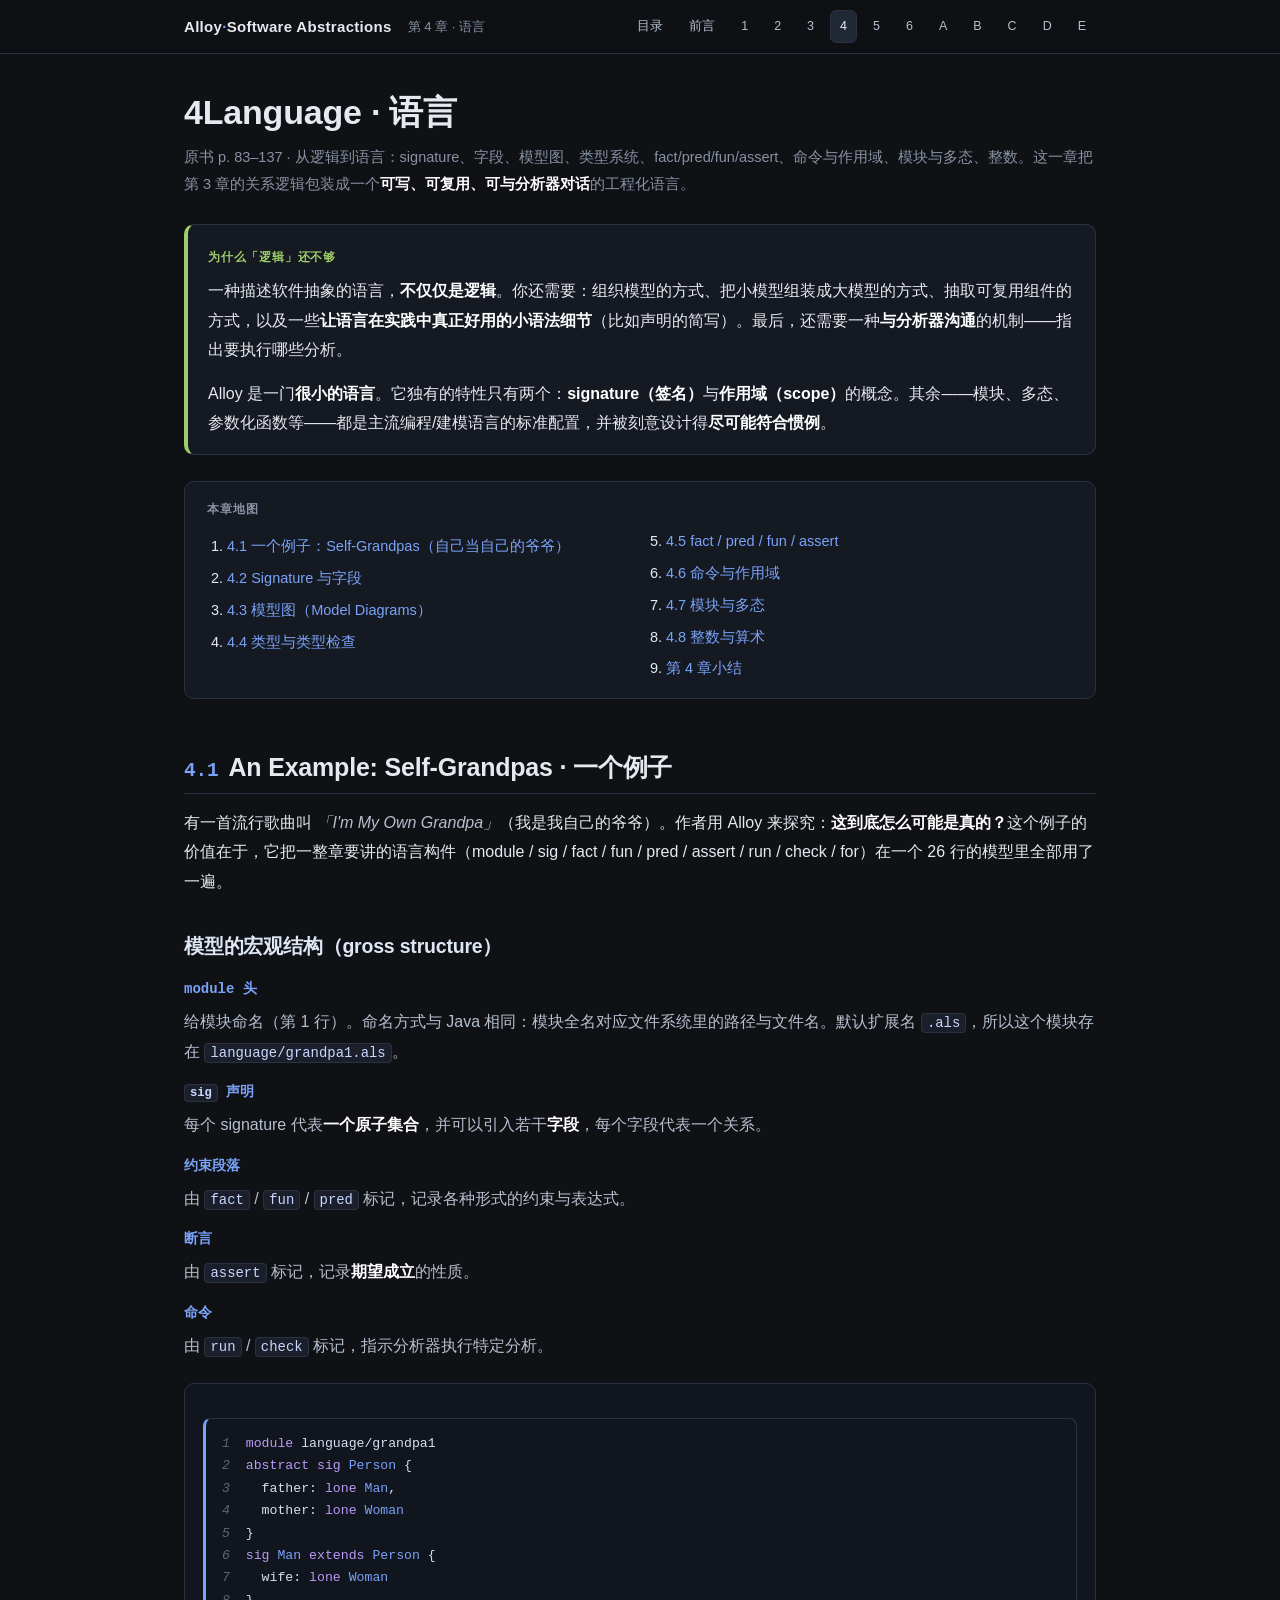
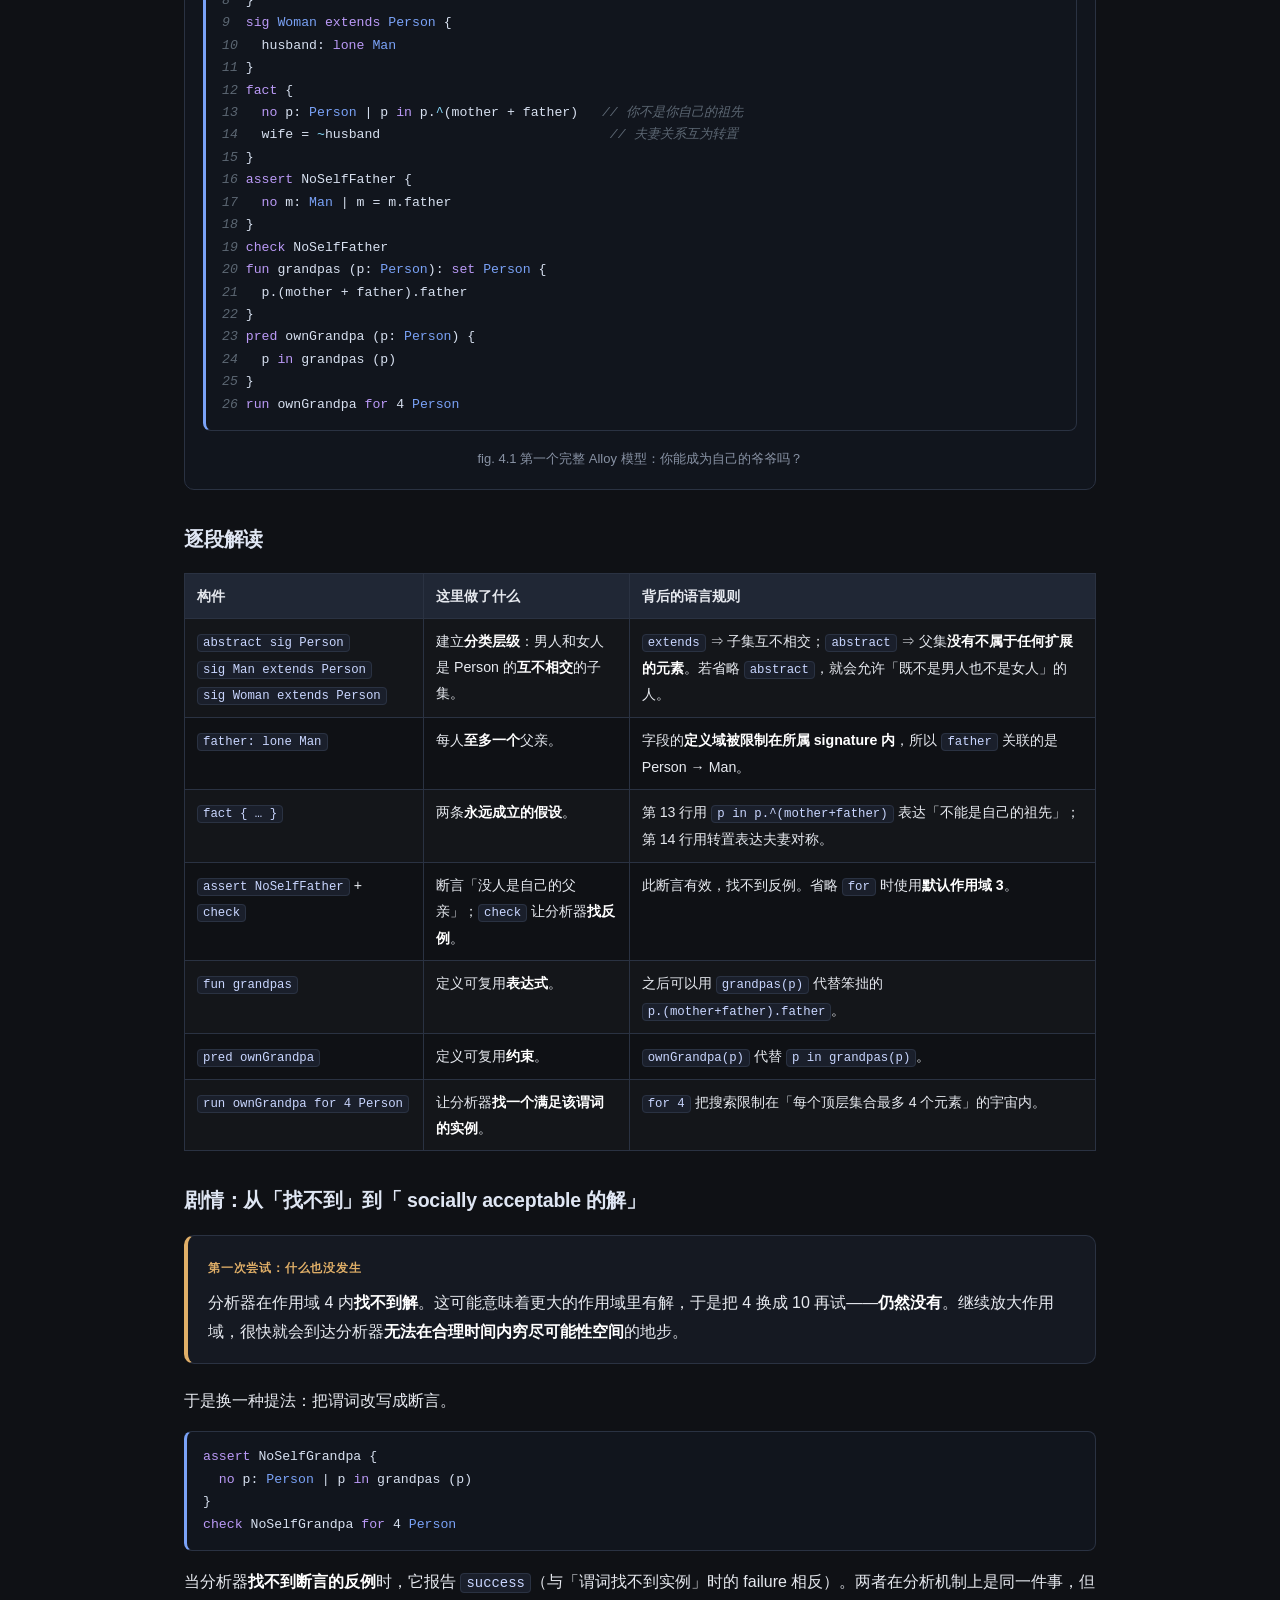
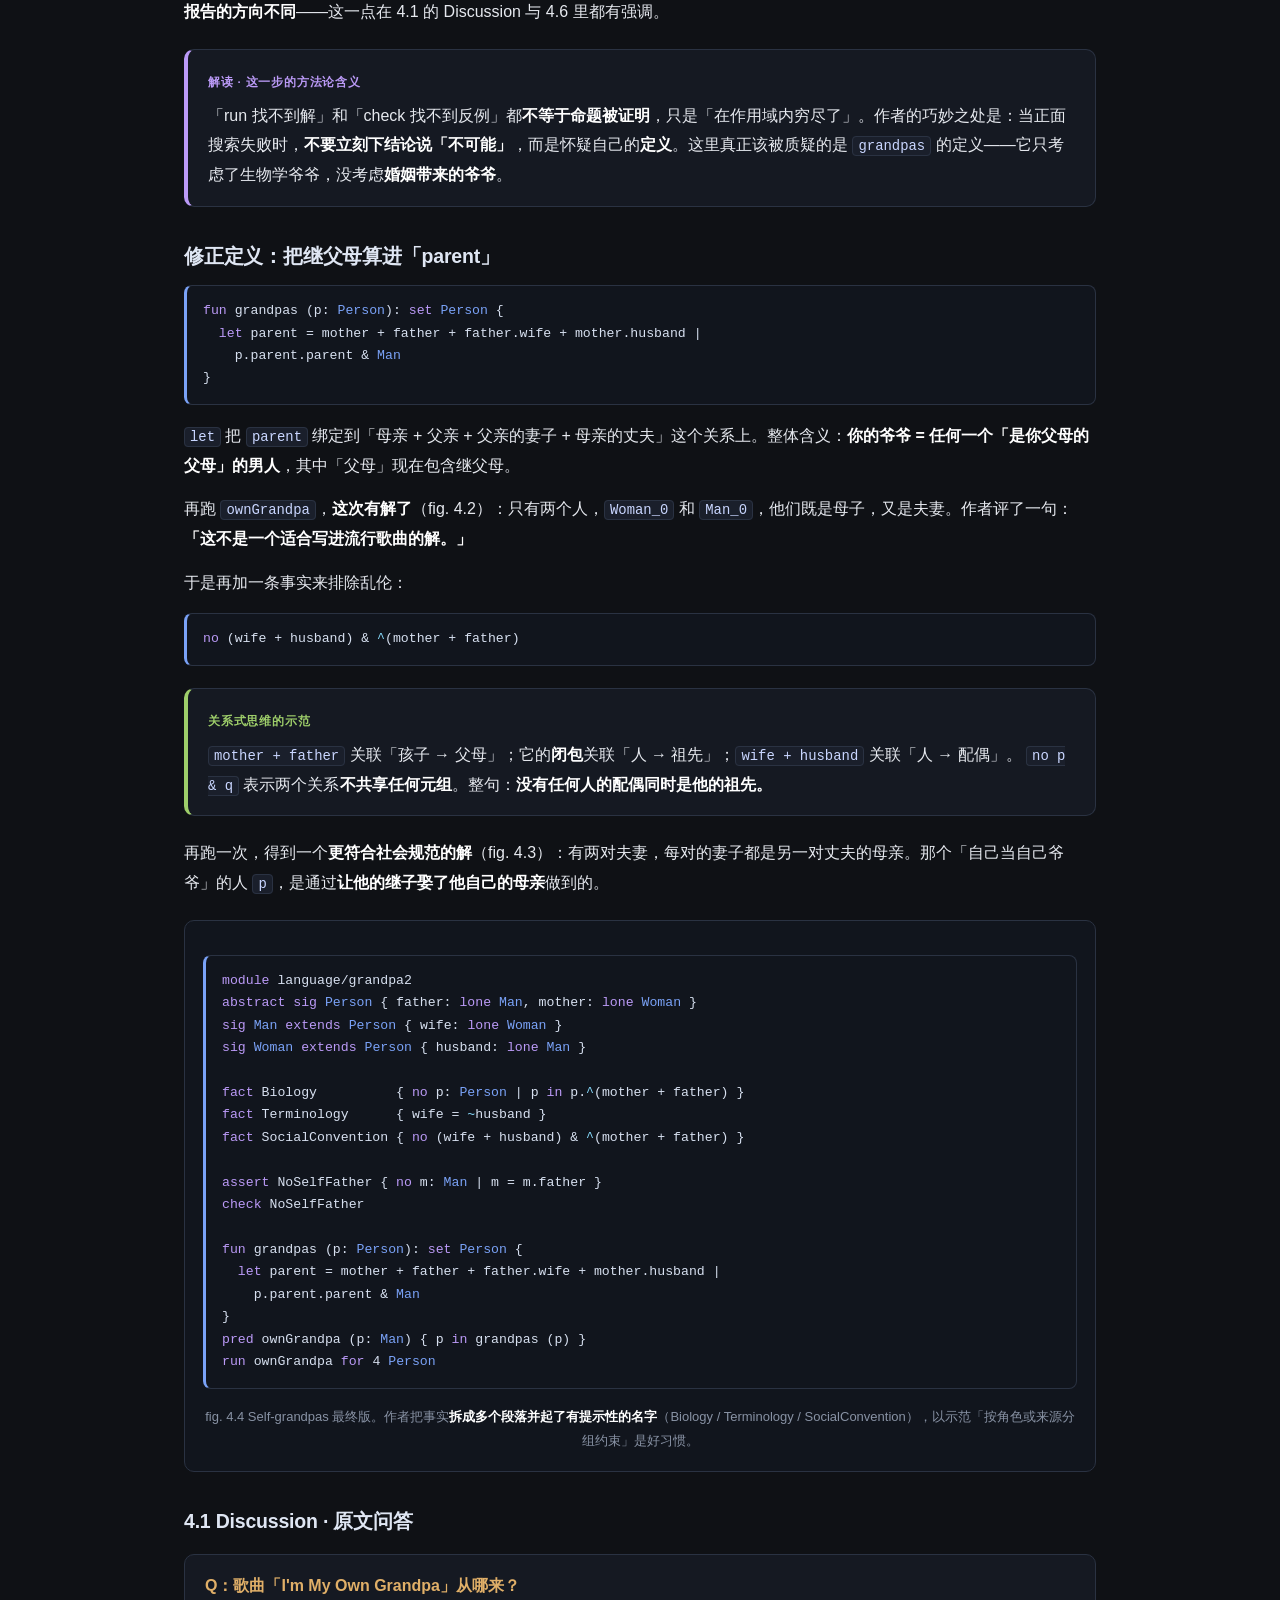
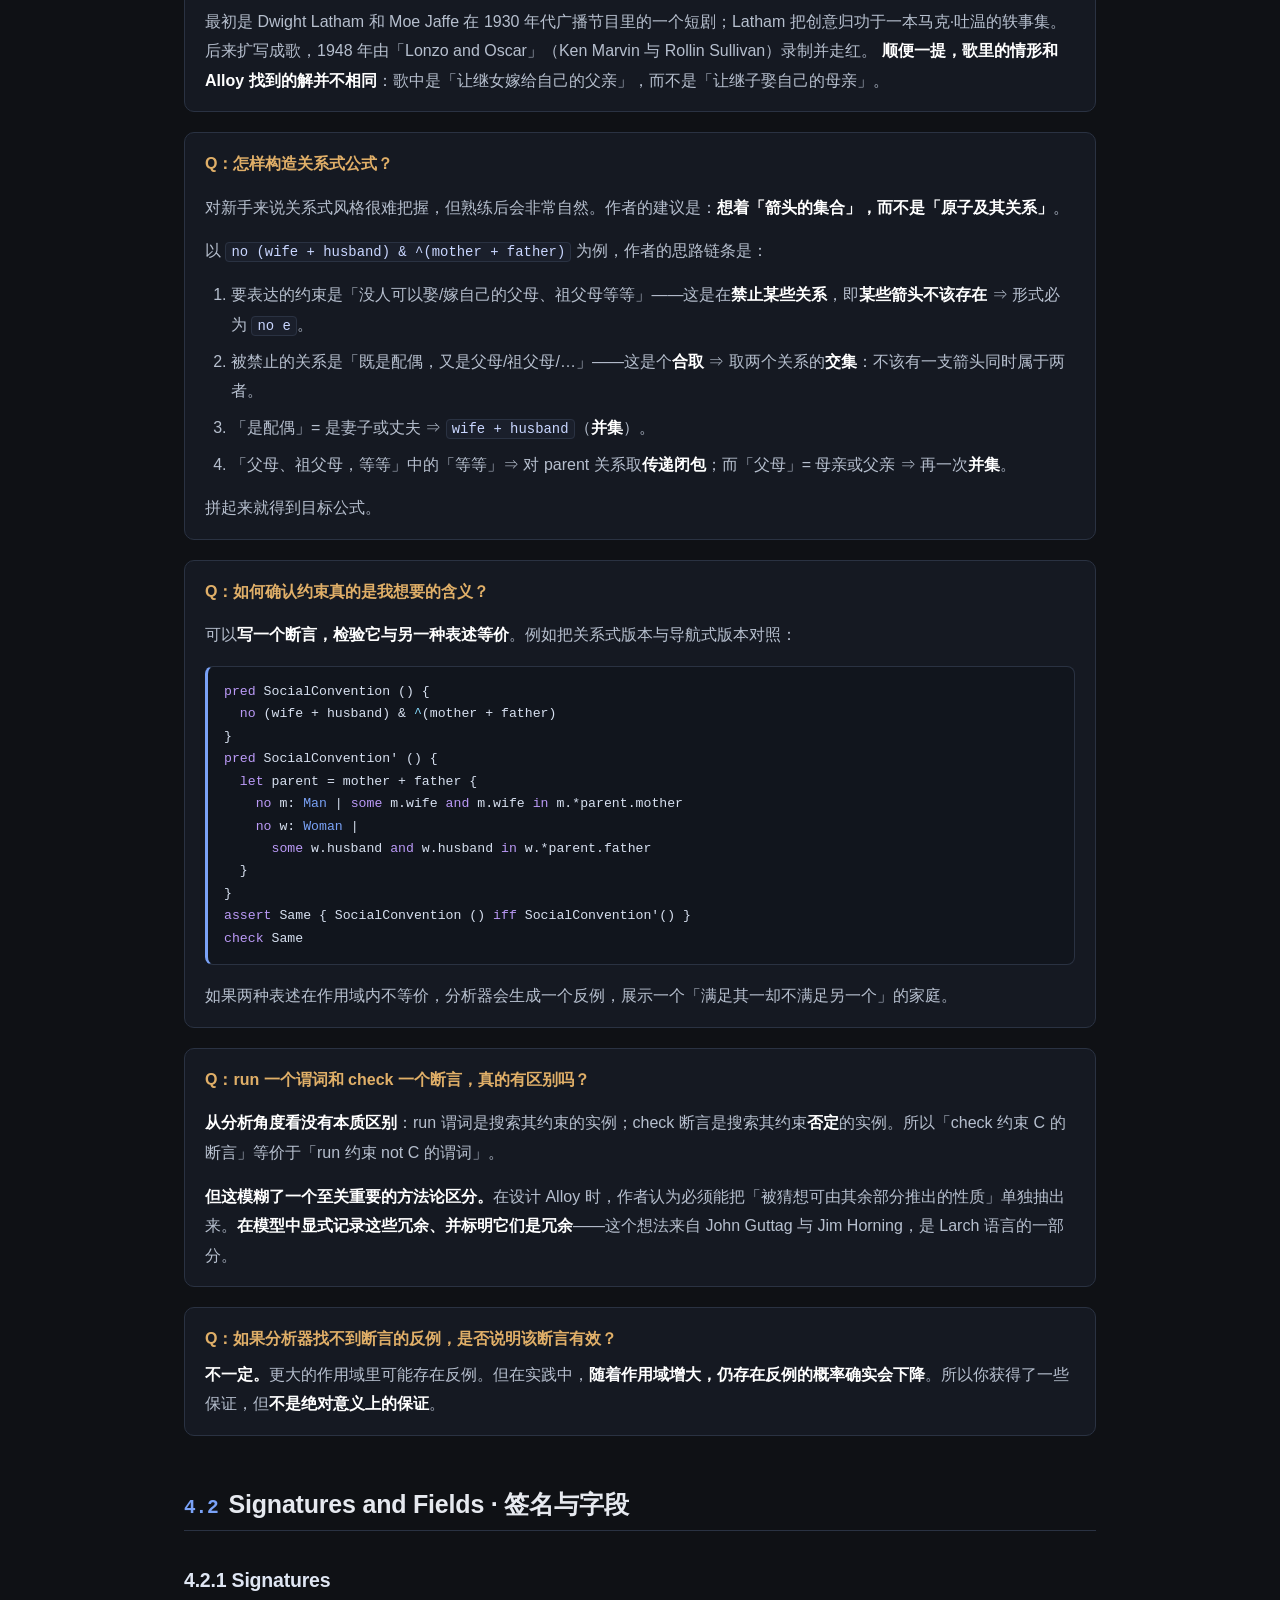
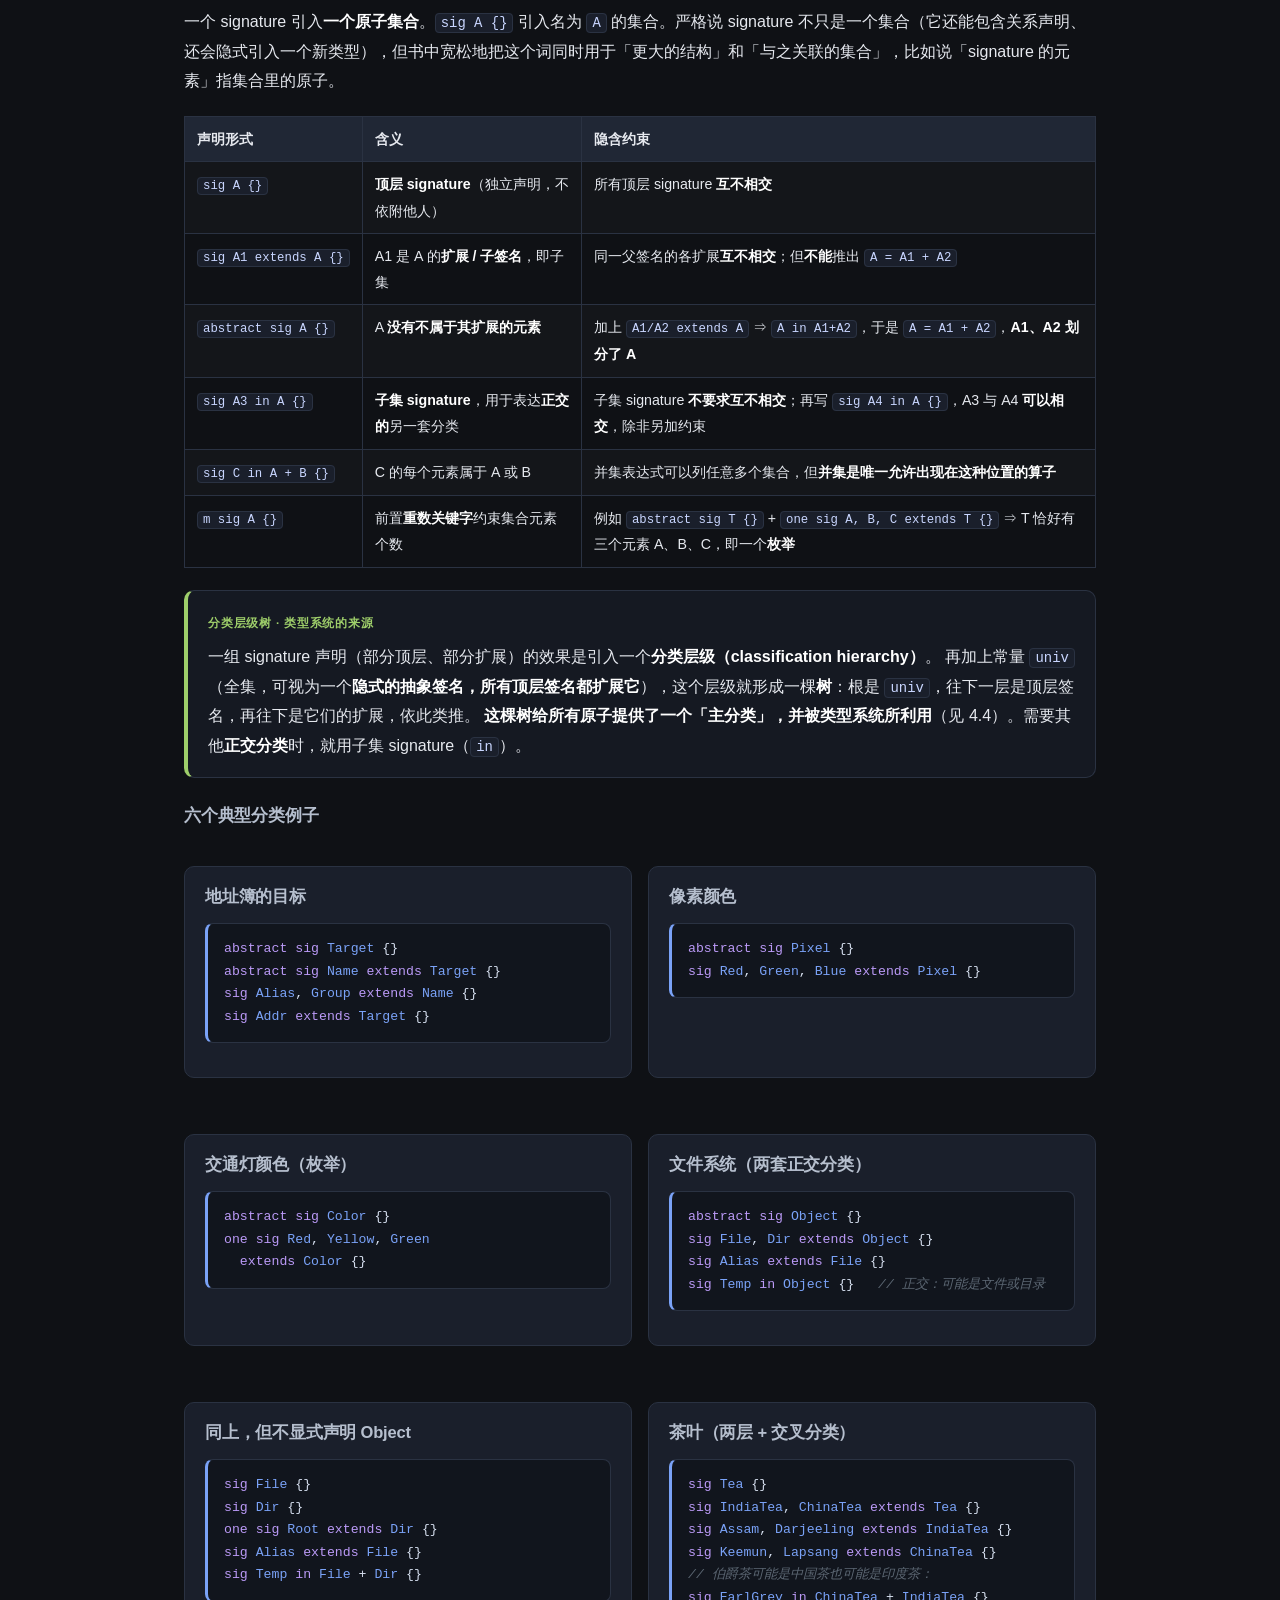
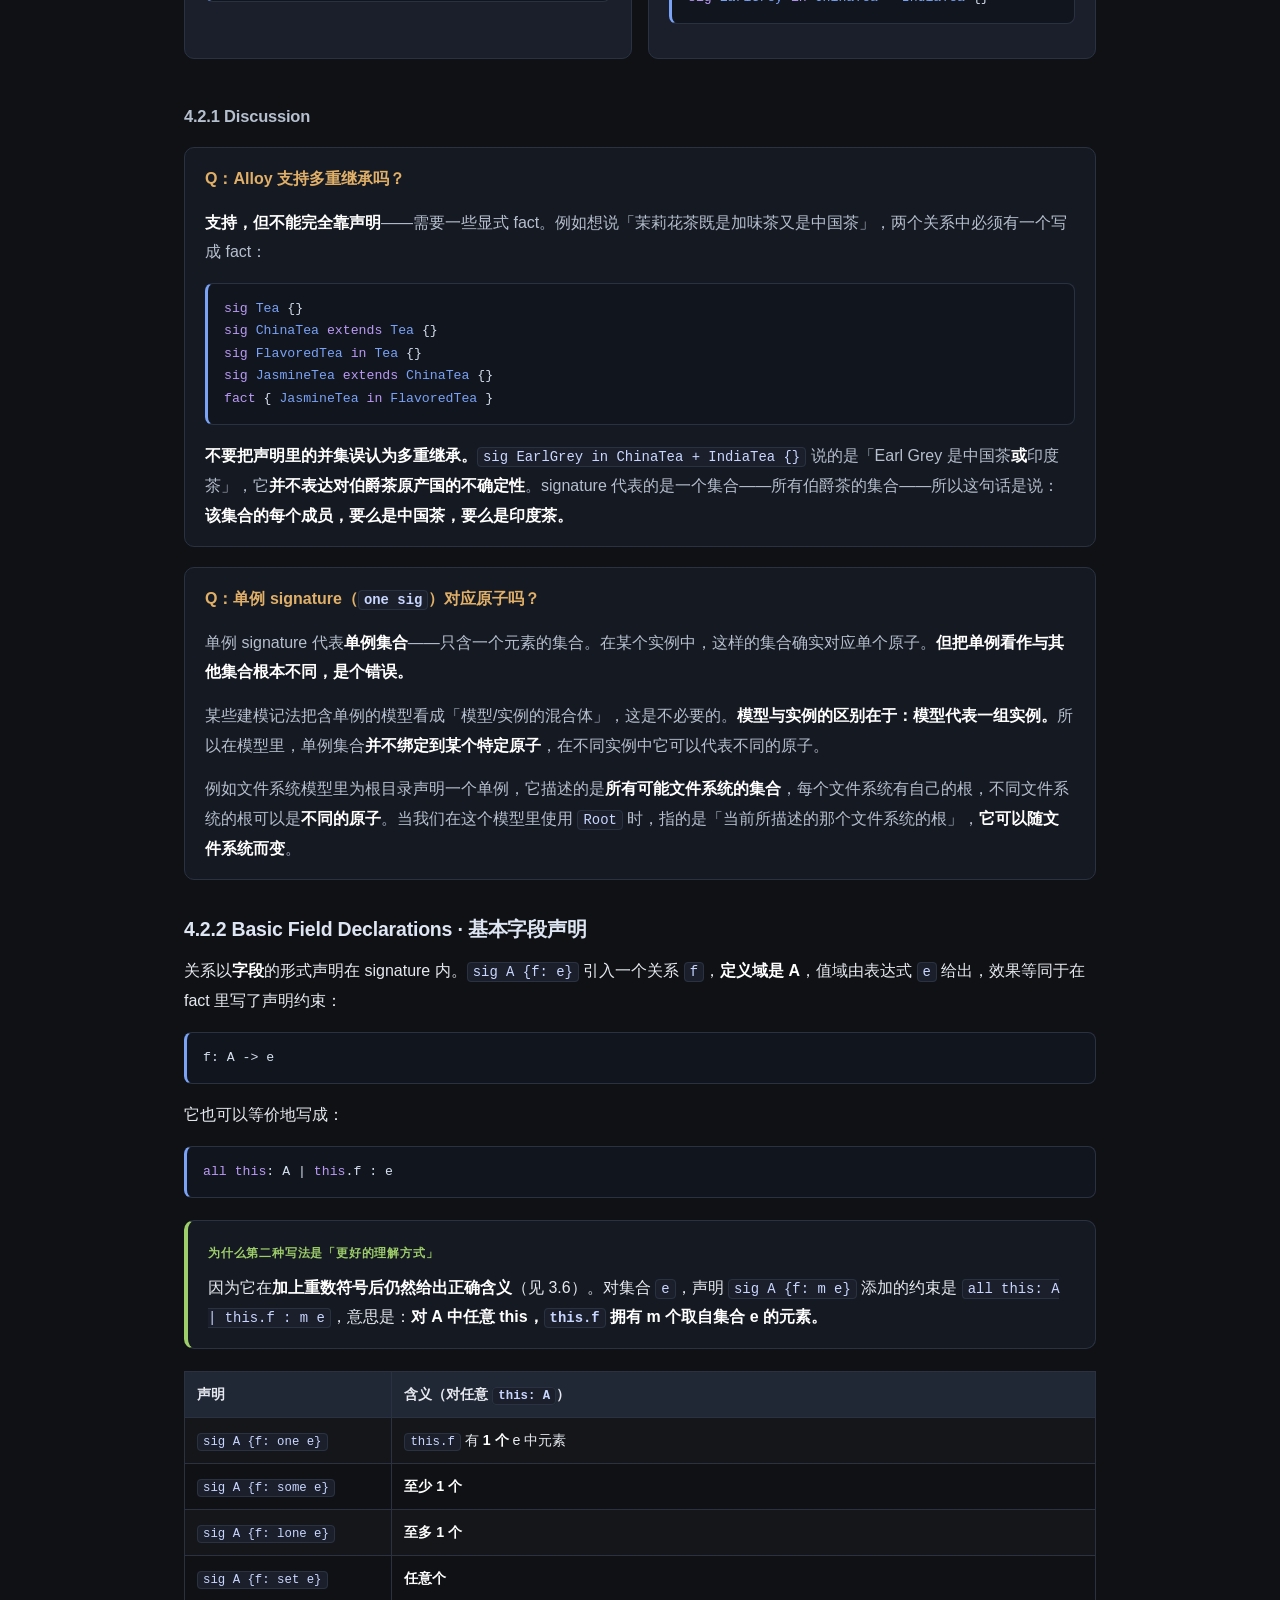
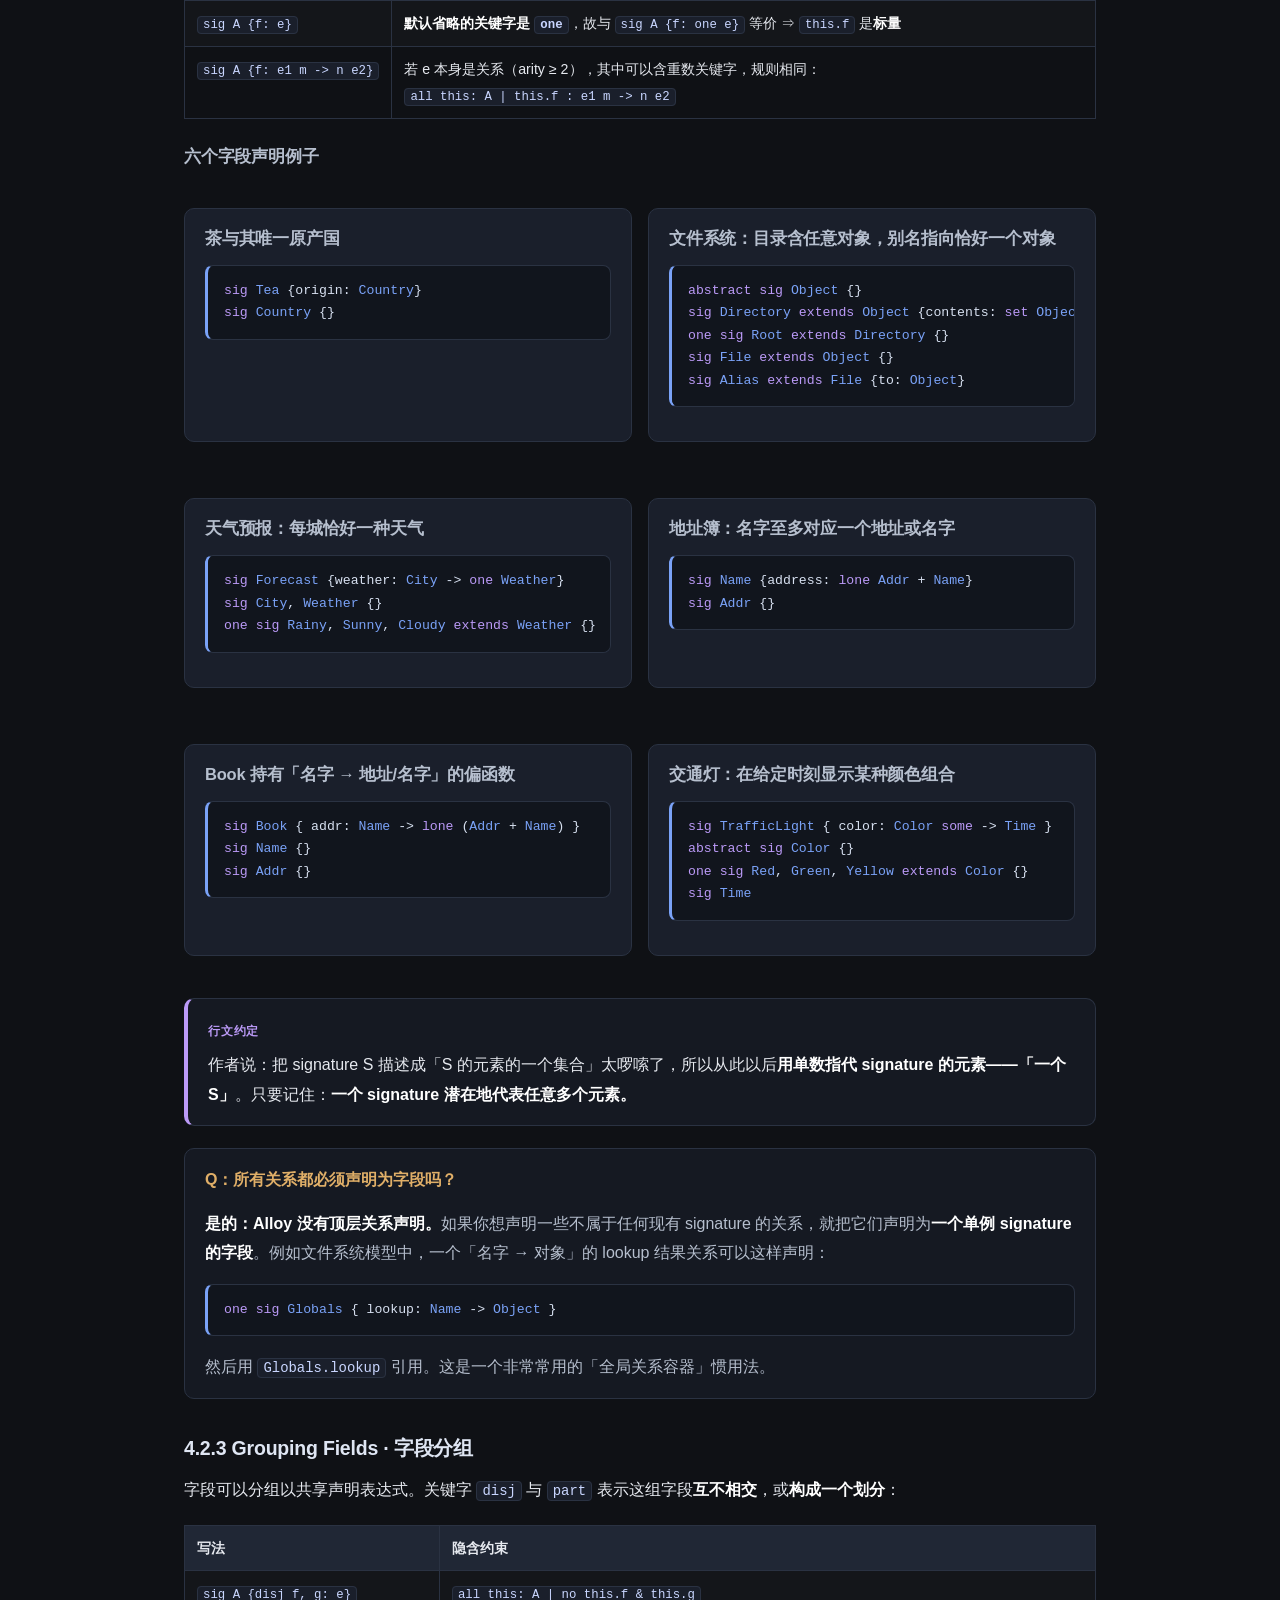
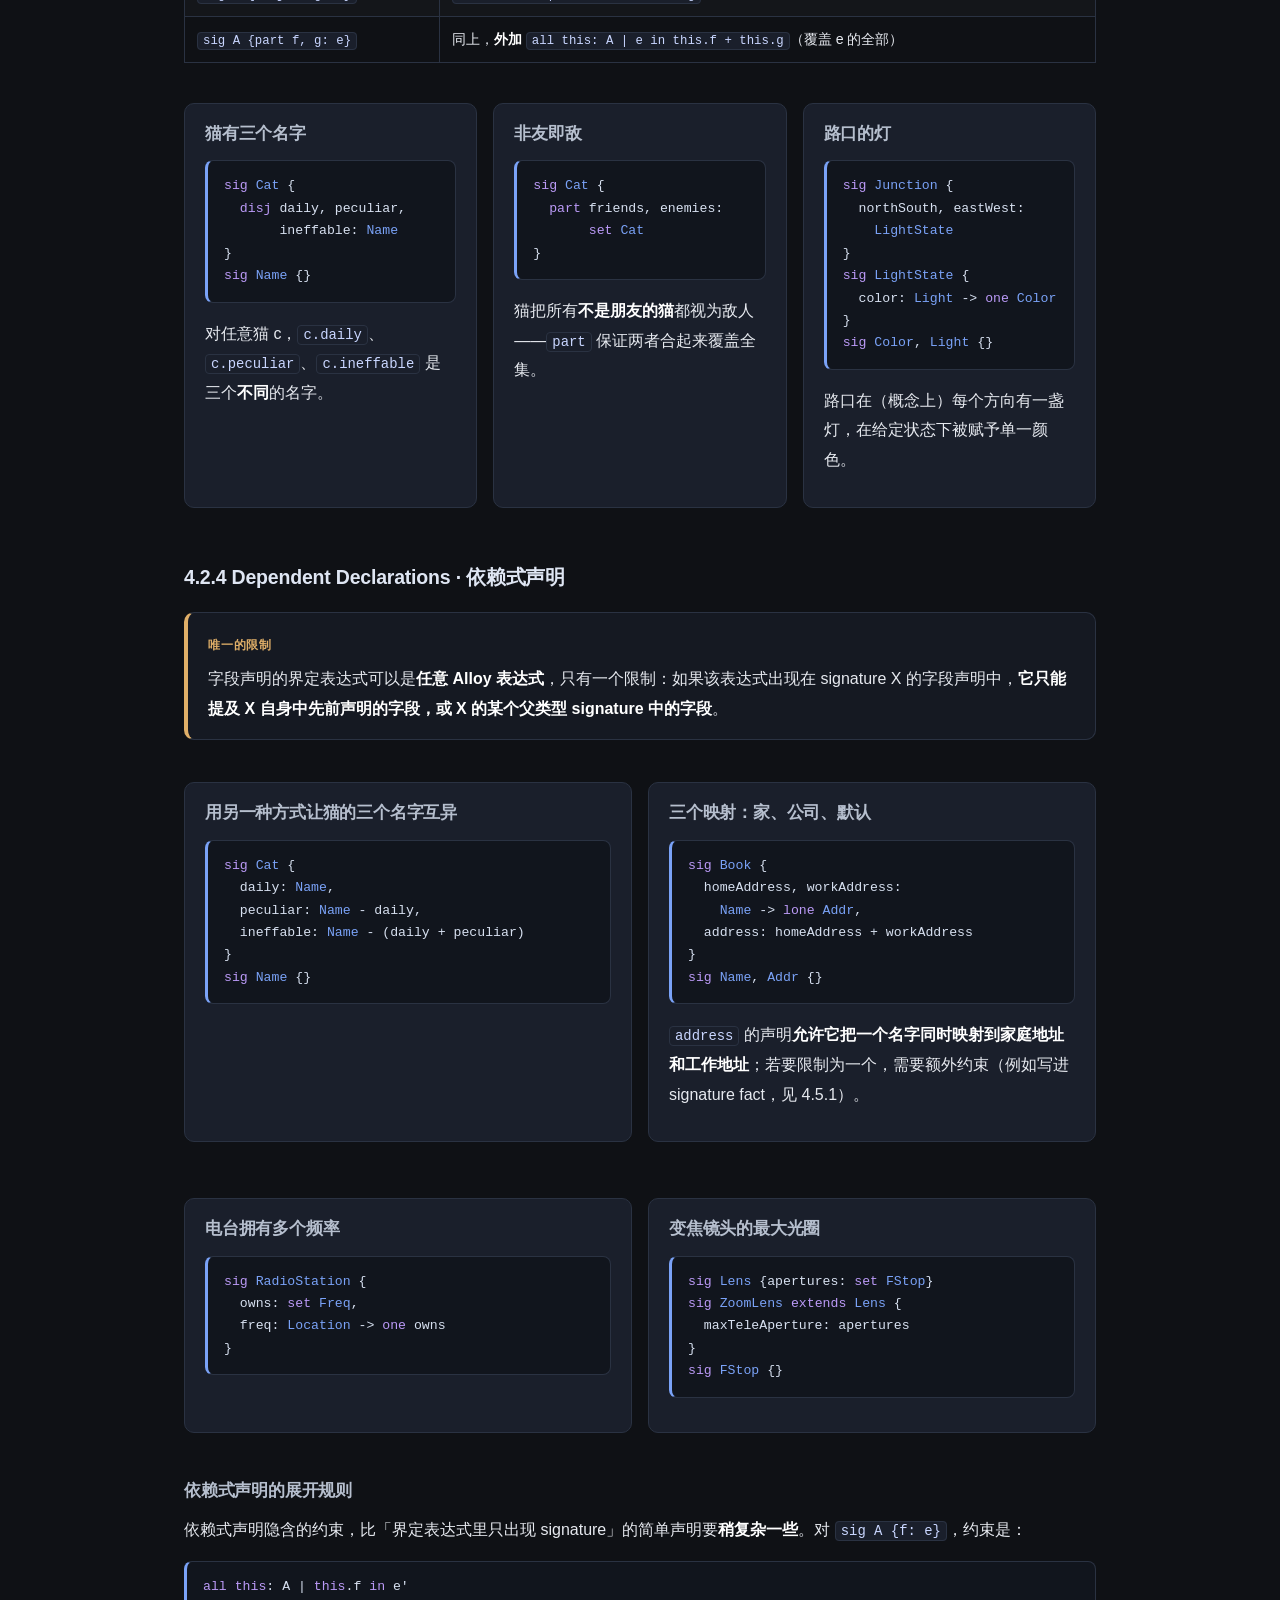
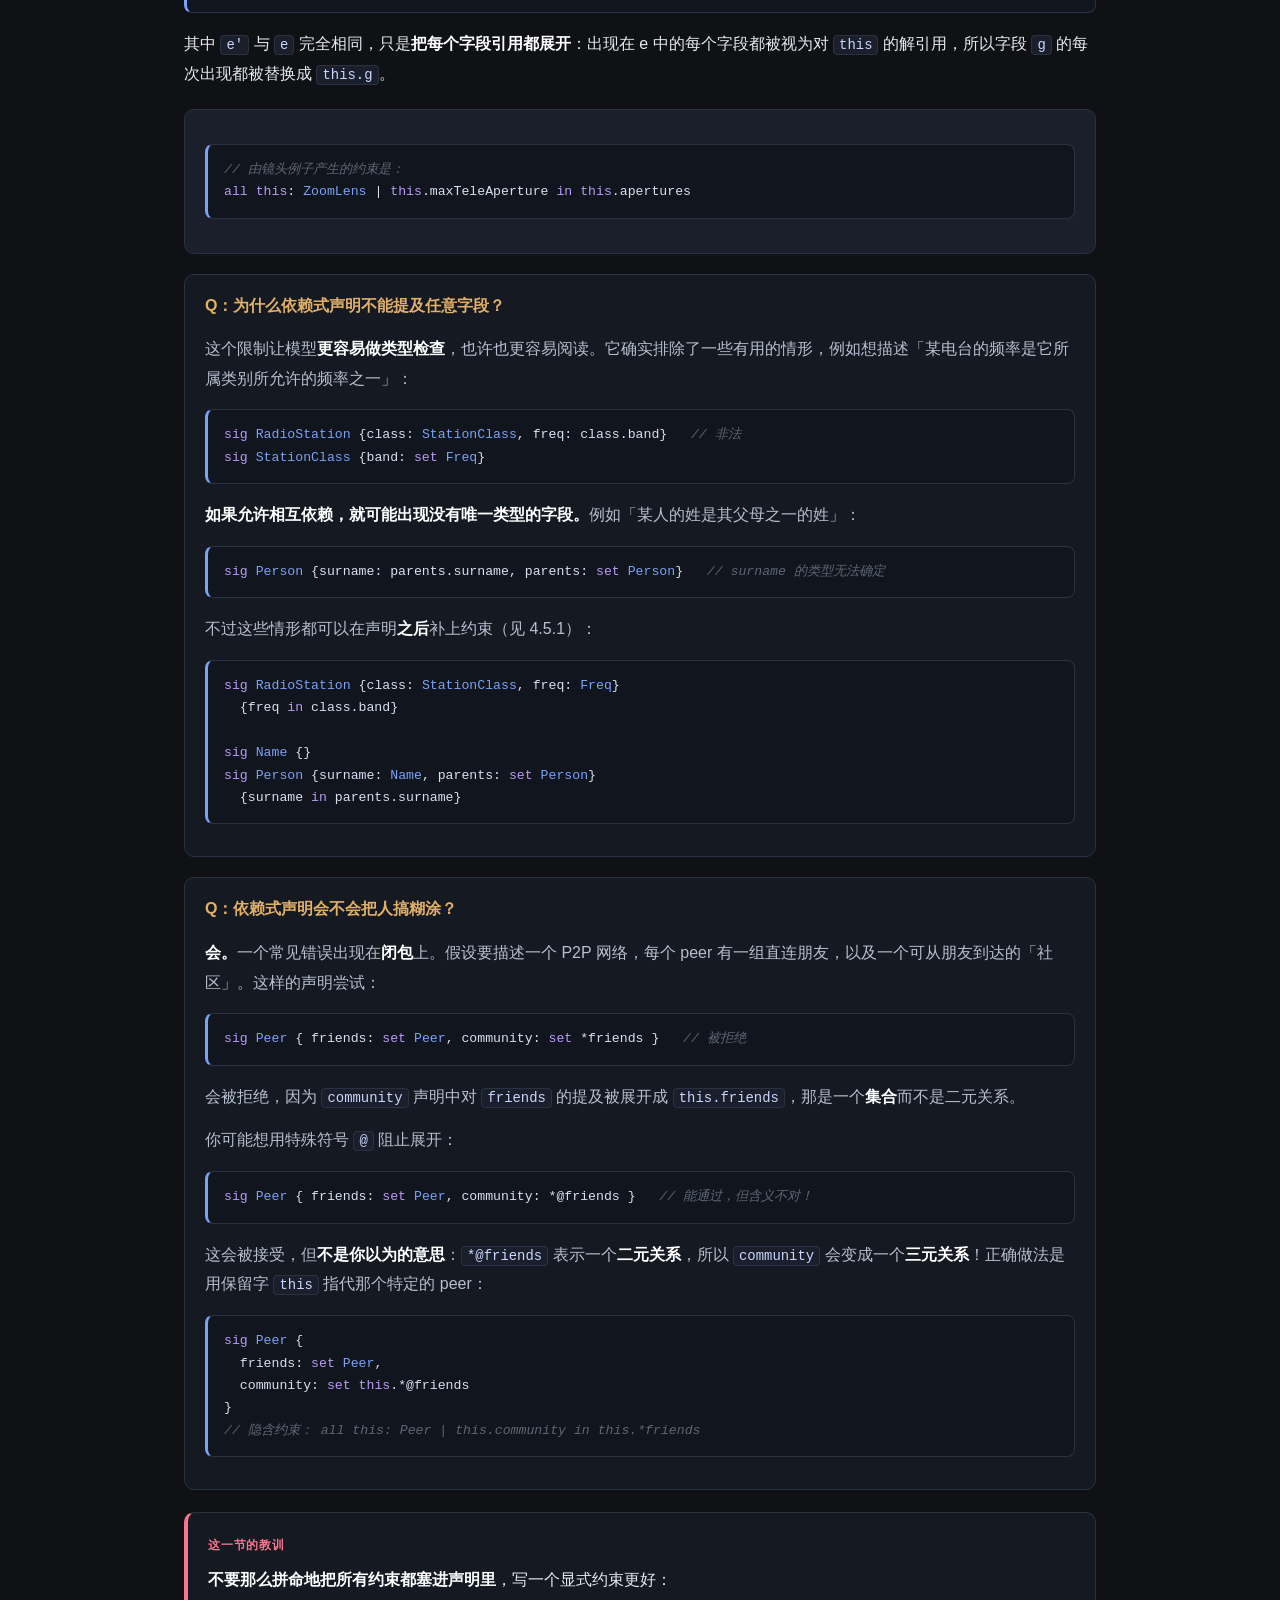
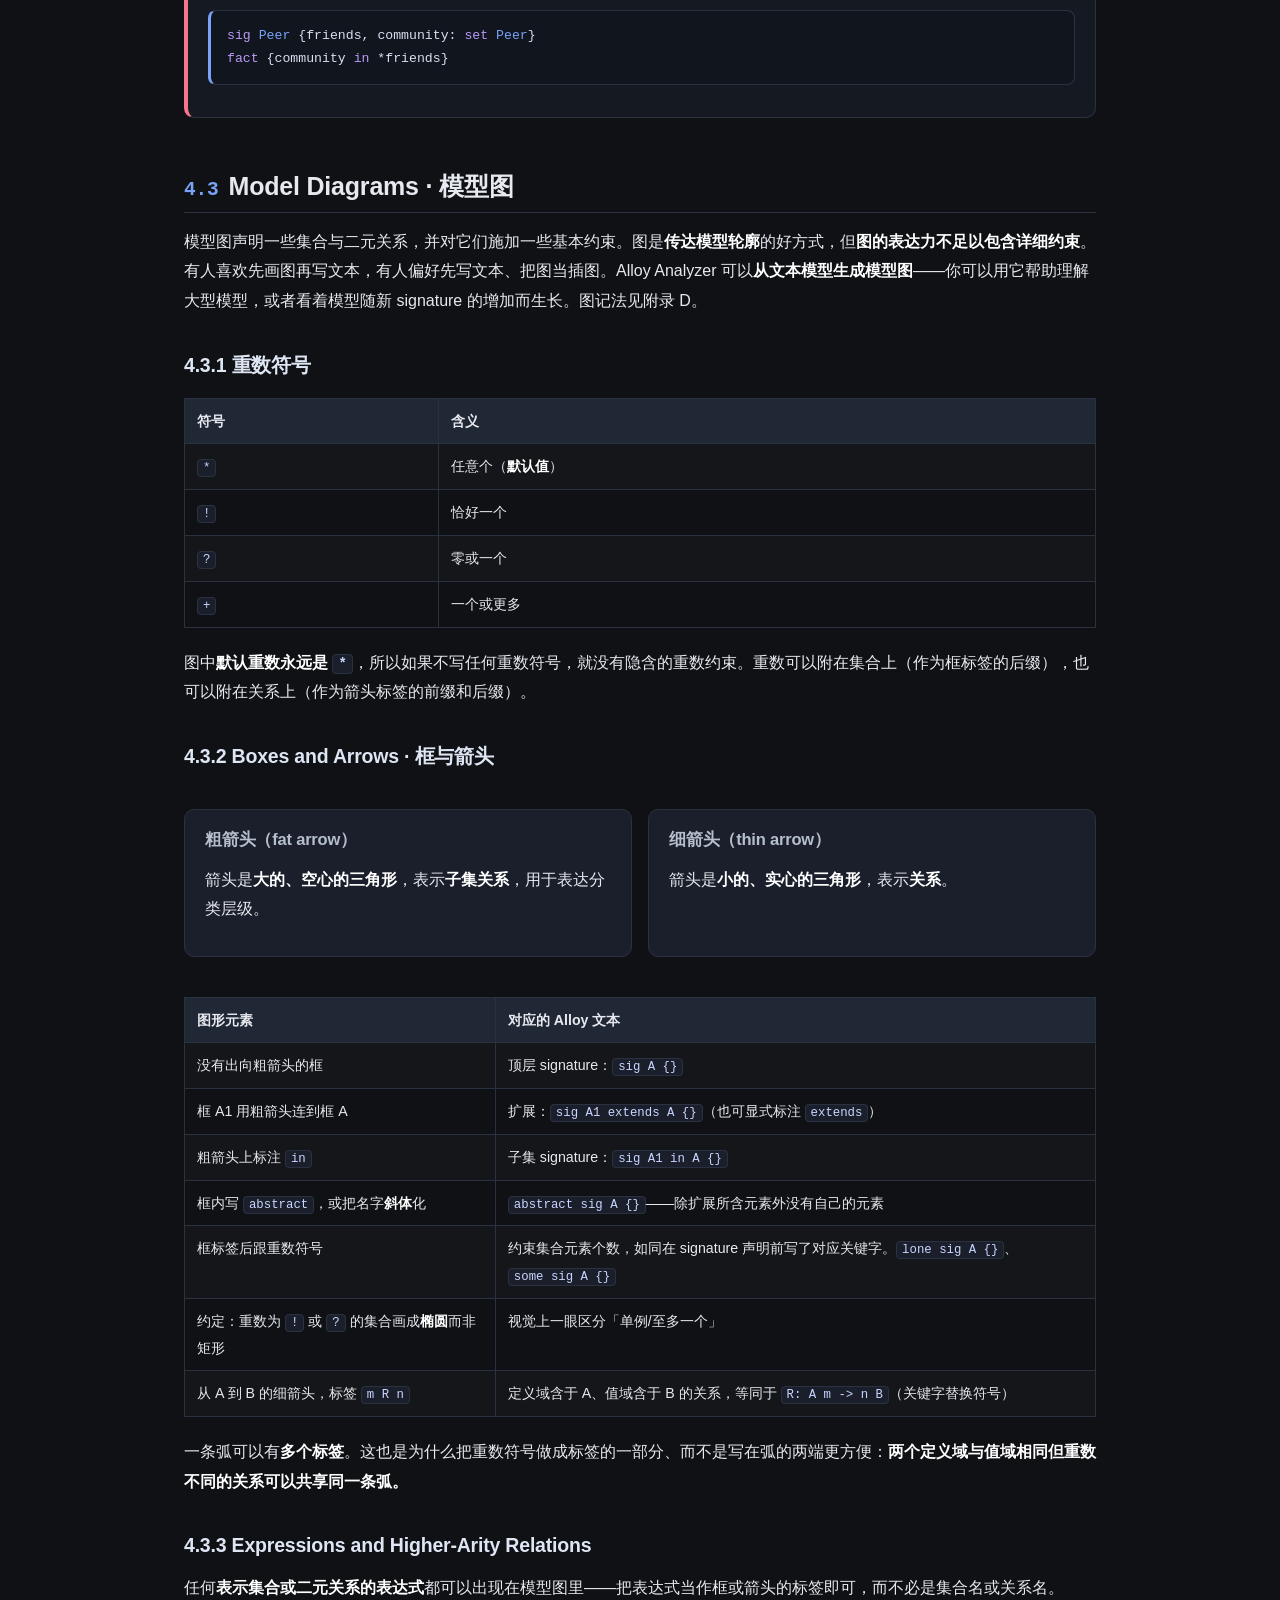
<file: ch4.html>
<!DOCTYPE html>
<html lang="zh-CN">
<head>
<meta charset="utf-8">
<meta name="viewport" content="width=device-width,initial-scale=1">
<title>第 4 章 · Language 语言 · Software Abstractions 解读</title>
<link rel="stylesheet" href="style.css">
</head>
<body>
<div class="topbar"><div class="topbar-in">
  <div class="brand">Alloy<span>·</span>Software Abstractions</div>
  <div class="crumb">第 4 章 · 语言</div>
  <nav class="navlinks">
    <a href="index.html">目录</a>
    <a href="preface.html">前言</a>
    <a href="ch1.html">1</a><a href="ch2.html">2</a><a href="ch3.html">3</a>
    <a href="ch4.html" class="on">4</a><a href="ch5.html">5</a><a href="ch6.html">6</a>
    <a href="appA.html">A</a><a href="appB.html">B</a><a href="appC.html">C</a>
    <a href="appD.html">D</a><a href="appE.html">E</a>
  </nav>
</div></div>

<div class="wrap">
<h1><span class="num">4</span>Language · 语言</h1>
<p class="sub">原书 p. 83–137 · 从逻辑到语言：signature、字段、模型图、类型系统、fact/pred/fun/assert、命令与作用域、模块与多态、整数。这一章把第 3 章的关系逻辑包装成一个<strong>可写、可复用、可与分析器对话</strong>的工程化语言。</p>

<div class="callout key">
  <span class="tag">为什么「逻辑」还不够</span>
  <p>一种描述软件抽象的语言，<strong>不仅仅是逻辑</strong>。你还需要：组织模型的方式、把小模型组装成大模型的方式、抽取可复用组件的方式，以及一些<strong>让语言在实践中真正好用的小语法细节</strong>（比如声明的简写）。最后，还需要一种<strong>与分析器沟通</strong>的机制——指出要执行哪些分析。</p>
  <p style="margin-top:.7em">Alloy 是一门<strong>很小的语言</strong>。它独有的特性只有两个：<strong>signature（签名）</strong>与<strong>作用域（scope）</strong>的概念。其余——模块、多态、参数化函数等——都是主流编程/建模语言的标准配置，并被刻意设计得<strong>尽可能符合惯例</strong>。</p>
</div>

<div class="toc">
  <div class="t">本章地图</div>
  <ol>
    <li><a href="#s41">4.1 一个例子：Self-Grandpas（自己当自己的爷爷）</a></li>
    <li><a href="#s42">4.2 Signature 与字段</a></li>
    <li><a href="#s43">4.3 模型图（Model Diagrams）</a></li>
    <li><a href="#s44">4.4 类型与类型检查</a></li>
    <li><a href="#s45">4.5 fact / pred / fun / assert</a></li>
    <li><a href="#s46">4.6 命令与作用域</a></li>
    <li><a href="#s47">4.7 模块与多态</a></li>
    <li><a href="#s48">4.8 整数与算术</a></li>
    <li><a href="#sum">第 4 章小结</a></li>
  </ol>
</div>

<h2 id="s41"><span class="num">4.1</span>An Example: Self-Grandpas · 一个例子</h2>

<p>有一首流行歌曲叫 <em>「I'm My Own Grandpa」</em>（我是我自己的爷爷）。作者用 Alloy 来探究：<strong>这到底怎么可能是真的？</strong>这个例子的价值在于，它把一整章要讲的语言构件（module / sig / fact / fun / pred / assert / run / check / for）在一个 26 行的模型里全部用了一遍。</p>

<h3>模型的宏观结构（gross structure）</h3>
<dl class="term">
  <dt>module 头</dt><dd>给模块命名（第 1 行）。命名方式与 Java 相同：模块全名对应文件系统里的路径与文件名。默认扩展名 <code>.als</code>，所以这个模块存在 <code>language/grandpa1.als</code>。</dd>
  <dt><code>sig</code> 声明</dt><dd>每个 signature 代表<strong>一个原子集合</strong>，并可以引入若干<strong>字段</strong>，每个字段代表一个关系。</dd>
  <dt>约束段落</dt><dd>由 <code>fact</code> / <code>fun</code> / <code>pred</code> 标记，记录各种形式的约束与表达式。</dd>
  <dt>断言</dt><dd>由 <code>assert</code> 标记，记录<strong>期望成立</strong>的性质。</dd>
  <dt>命令</dt><dd>由 <code>run</code> / <code>check</code> 标记，指示分析器执行特定分析。</dd>
</dl>

<div class="fig">
<pre><code><span class="c">1</span>  <span class="k">module</span> language/grandpa1
<span class="c">2</span>  <span class="k">abstract sig</span> <span class="t">Person</span> {
<span class="c">3</span>    father: <span class="k">lone</span> <span class="t">Man</span>,
<span class="c">4</span>    mother: <span class="k">lone</span> <span class="t">Woman</span>
<span class="c">5</span>  }
<span class="c">6</span>  <span class="k">sig</span> <span class="t">Man</span> <span class="k">extends</span> <span class="t">Person</span> {
<span class="c">7</span>    wife: <span class="k">lone</span> <span class="t">Woman</span>
<span class="c">8</span>  }
<span class="c">9</span>  <span class="k">sig</span> <span class="t">Woman</span> <span class="k">extends</span> <span class="t">Person</span> {
<span class="c">10</span>   husband: <span class="k">lone</span> <span class="t">Man</span>
<span class="c">11</span> }
<span class="c">12</span> <span class="k">fact</span> {
<span class="c">13</span>   <span class="k">no</span> p: <span class="t">Person</span> | p <span class="k">in</span> p.<span class="o">^</span>(mother + father)   <span class="c">// 你不是你自己的祖先</span>
<span class="c">14</span>   wife = <span class="o">~</span>husband                             <span class="c">// 夫妻关系互为转置</span>
<span class="c">15</span> }
<span class="c">16</span> <span class="k">assert</span> NoSelfFather {
<span class="c">17</span>   <span class="k">no</span> m: <span class="t">Man</span> | m = m.father
<span class="c">18</span> }
<span class="c">19</span> <span class="k">check</span> NoSelfFather
<span class="c">20</span> <span class="k">fun</span> grandpas (p: <span class="t">Person</span>): <span class="k">set</span> <span class="t">Person</span> {
<span class="c">21</span>   p.(mother + father).father
<span class="c">22</span> }
<span class="c">23</span> <span class="k">pred</span> ownGrandpa (p: <span class="t">Person</span>) {
<span class="c">24</span>   p <span class="k">in</span> grandpas (p)
<span class="c">25</span> }
<span class="c">26</span> <span class="k">run</span> ownGrandpa <span class="k">for</span> 4 <span class="t">Person</span></code></pre>
<div class="cap">fig. 4.1 第一个完整 Alloy 模型：你能成为自己的爷爷吗？</div>
</div>

<h3>逐段解读</h3>
<table>
  <thead><tr><th>构件</th><th>这里做了什么</th><th>背后的语言规则</th></tr></thead>
  <tbody>
    <tr><td><code>abstract sig Person</code><br><code>sig Man extends Person</code><br><code>sig Woman extends Person</code></td>
        <td>建立<strong>分类层级</strong>：男人和女人是 Person 的<strong>互不相交</strong>的子集。</td>
        <td><code>extends</code> ⇒ 子集互不相交；<code>abstract</code> ⇒ 父集<strong>没有不属于任何扩展的元素</strong>。若省略 <code>abstract</code>，就会允许「既不是男人也不是女人」的人。</td></tr>
    <tr><td><code>father: lone Man</code></td><td>每人<strong>至多一个</strong>父亲。</td><td>字段的<strong>定义域被限制在所属 signature 内</strong>，所以 <code>father</code> 关联的是 Person → Man。</td></tr>
    <tr><td><code>fact { … }</code></td><td>两条<strong>永远成立的假设</strong>。</td><td>第 13 行用 <code>p in p.^(mother+father)</code> 表达「不能是自己的祖先」；第 14 行用转置表达夫妻对称。</td></tr>
    <tr><td><code>assert NoSelfFather</code> + <code>check</code></td><td>断言「没人是自己的父亲」；<code>check</code> 让分析器<strong>找反例</strong>。</td><td>此断言有效，找不到反例。省略 <code>for</code> 时使用<strong>默认作用域 3</strong>。</td></tr>
    <tr><td><code>fun grandpas</code></td><td>定义可复用<strong>表达式</strong>。</td><td>之后可以用 <code>grandpas(p)</code> 代替笨拙的 <code>p.(mother+father).father</code>。</td></tr>
    <tr><td><code>pred ownGrandpa</code></td><td>定义可复用<strong>约束</strong>。</td><td><code>ownGrandpa(p)</code> 代替 <code>p in grandpas(p)</code>。</td></tr>
    <tr><td><code>run ownGrandpa for 4 Person</code></td><td>让分析器<strong>找一个满足该谓词的实例</strong>。</td><td><code>for 4</code> 把搜索限制在「每个顶层集合最多 4 个元素」的宇宙内。</td></tr>
  </tbody>
</table>

<h3>剧情：从「找不到」到「 socially acceptable 的解」</h3>
<div class="callout warn">
  <span class="tag">第一次尝试：什么也没发生</span>
  <p>分析器在作用域 4 内<strong>找不到解</strong>。这可能意味着更大的作用域里有解，于是把 4 换成 10 再试——<strong>仍然没有</strong>。继续放大作用域，很快就会到达分析器<strong>无法在合理时间内穷尽可能性空间</strong>的地步。</p>
</div>

<p>于是换一种提法：把谓词改写成断言。</p>
<pre><code><span class="k">assert</span> NoSelfGrandpa {
  <span class="k">no</span> p: <span class="t">Person</span> | p <span class="k">in</span> grandpas (p)
}
<span class="k">check</span> NoSelfGrandpa <span class="k">for</span> 4 <span class="t">Person</span></code></pre>
<p>当分析器<strong>找不到断言的反例</strong>时，它报告 <code>success</code>（与「谓词找不到实例」时的 failure 相反）。两者在分析机制上是同一件事，但<strong>报告的方向不同</strong>——这一点在 4.1 的 Discussion 与 4.6 里都有强调。</p>

<div class="callout idea">
  <span class="tag">解读 · 这一步的方法论含义</span>
  <p>「run 找不到解」和「check 找不到反例」都<strong>不等于命题被证明</strong>，只是「在作用域内穷尽了」。作者的巧妙之处是：当正面搜索失败时，<strong>不要立刻下结论说「不可能」</strong>，而是怀疑自己的<strong>定义</strong>。这里真正该被质疑的是 <code>grandpas</code> 的定义——它只考虑了生物学爷爷，没考虑<strong>婚姻带来的爷爷</strong>。</p>
</div>

<h3>修正定义：把继父母算进「parent」</h3>
<pre><code><span class="k">fun</span> grandpas (p: <span class="t">Person</span>): <span class="k">set</span> <span class="t">Person</span> {
  <span class="k">let</span> parent = mother + father + father.wife + mother.husband |
    p.parent.parent &amp; <span class="t">Man</span>
}</code></pre>
<p><code>let</code> 把 <code>parent</code> 绑定到「母亲 + 父亲 + 父亲的妻子 + 母亲的丈夫」这个关系上。整体含义：<strong>你的爷爷 = 任何一个「是你父母的父母」的男人</strong>，其中「父母」现在包含继父母。</p>

<p>再跑 <code>ownGrandpa</code>，<strong>这次有解了</strong>（fig. 4.2）：只有两个人，<code>Woman_0</code> 和 <code>Man_0</code>，他们既是母子，又是夫妻。作者评了一句：<strong>「这不是一个适合写进流行歌曲的解。」</strong></p>

<p>于是再加一条事实来排除乱伦：</p>
<pre><code><span class="k">no</span> (wife + husband) &amp; <span class="o">^</span>(mother + father)</code></pre>
<div class="callout key">
  <span class="tag">关系式思维的示范</span>
  <p><code>mother + father</code> 关联「孩子 → 父母」；它的<strong>闭包</strong>关联「人 → 祖先」；<code>wife + husband</code> 关联「人 → 配偶」。
  <code>no p &amp; q</code> 表示两个关系<strong>不共享任何元组</strong>。整句：<strong>没有任何人的配偶同时是他的祖先。</strong></p>
</div>

<p>再跑一次，得到一个<strong>更符合社会规范的解</strong>（fig. 4.3）：有两对夫妻，每对的妻子都是另一对丈夫的母亲。那个「自己当自己爷爷」的人 <code>p</code>，是通过<strong>让他的继子娶了他自己的母亲</strong>做到的。</p>

<div class="fig">
<pre><code><span class="k">module</span> language/grandpa2
<span class="k">abstract sig</span> <span class="t">Person</span> { father: <span class="k">lone</span> <span class="t">Man</span>, mother: <span class="k">lone</span> <span class="t">Woman</span> }
<span class="k">sig</span> <span class="t">Man</span> <span class="k">extends</span> <span class="t">Person</span> { wife: <span class="k">lone</span> <span class="t">Woman</span> }
<span class="k">sig</span> <span class="t">Woman</span> <span class="k">extends</span> <span class="t">Person</span> { husband: <span class="k">lone</span> <span class="t">Man</span> }

<span class="k">fact</span> Biology          { <span class="k">no</span> p: <span class="t">Person</span> | p <span class="k">in</span> p.<span class="o">^</span>(mother + father) }
<span class="k">fact</span> Terminology      { wife = <span class="o">~</span>husband }
<span class="k">fact</span> SocialConvention { <span class="k">no</span> (wife + husband) &amp; <span class="o">^</span>(mother + father) }

<span class="k">assert</span> NoSelfFather { <span class="k">no</span> m: <span class="t">Man</span> | m = m.father }
<span class="k">check</span> NoSelfFather

<span class="k">fun</span> grandpas (p: <span class="t">Person</span>): <span class="k">set</span> <span class="t">Person</span> {
  <span class="k">let</span> parent = mother + father + father.wife + mother.husband |
    p.parent.parent &amp; <span class="t">Man</span>
}
<span class="k">pred</span> ownGrandpa (p: <span class="t">Man</span>) { p <span class="k">in</span> grandpas (p) }
<span class="k">run</span> ownGrandpa <span class="k">for</span> 4 <span class="t">Person</span></code></pre>
<div class="cap">fig. 4.4 Self-grandpas 最终版。作者把事实<strong>拆成多个段落并起了有提示性的名字</strong>（Biology / Terminology / SocialConvention），以示范「按角色或来源分组约束」是好习惯。</div>
</div>

<h3>4.1 Discussion · 原文问答</h3>

<div class="qa">
  <div class="q">Q：歌曲「I'm My Own Grandpa」从哪来？</div>
  <div class="a">最初是 Dwight Latham 和 Moe Jaffe 在 1930 年代广播节目里的一个短剧；Latham 把创意归功于一本马克·吐温的轶事集。后来扩写成歌，1948 年由「Lonzo and Oscar」（Ken Marvin 与 Rollin Sullivan）录制并走红。
  <strong>顺便一提，歌里的情形和 Alloy 找到的解并不相同</strong>：歌中是「让继女嫁给自己的父亲」，而不是「让继子娶自己的母亲」。</div>
</div>

<div class="qa">
  <div class="q">Q：怎样构造关系式公式？</div>
  <div class="a"><p>对新手来说关系式风格很难把握，但熟练后会非常自然。作者的建议是：<strong>想着「箭头的集合」，而不是「原子及其关系」</strong>。</p>
  <p>以 <code>no (wife + husband) &amp; ^(mother + father)</code> 为例，作者的思路链条是：</p>
  <ol>
    <li>要表达的约束是「没人可以娶/嫁自己的父母、祖父母等等」——这是在<strong>禁止某些关系</strong>，即<strong>某些箭头不该存在</strong> ⇒ 形式必为 <code>no e</code>。</li>
    <li>被禁止的关系是「既是配偶，又是父母/祖父母/…」——这是个<strong>合取</strong> ⇒ 取两个关系的<strong>交集</strong>：不该有一支箭头同时属于两者。</li>
    <li>「是配偶」= 是妻子或丈夫 ⇒ <code>wife + husband</code>（<strong>并集</strong>）。</li>
    <li>「父母、祖父母，等等」中的「等等」⇒ 对 parent 关系取<strong>传递闭包</strong>；而「父母」= 母亲或父亲 ⇒ 再一次<strong>并集</strong>。</li>
  </ol>
  <p>拼起来就得到目标公式。</p></div>
</div>

<div class="qa">
  <div class="q">Q：如何确认约束真的是我想要的含义？</div>
  <div class="a"><p>可以<strong>写一个断言，检验它与另一种表述等价</strong>。例如把关系式版本与导航式版本对照：</p>
<pre><code><span class="k">pred</span> SocialConvention () {
  <span class="k">no</span> (wife + husband) &amp; <span class="o">^</span>(mother + father)
}
<span class="k">pred</span> SocialConvention' () {
  <span class="k">let</span> parent = mother + father {
    <span class="k">no</span> m: <span class="t">Man</span> | <span class="k">some</span> m.wife <span class="k">and</span> m.wife <span class="k">in</span> m.*parent.mother
    <span class="k">no</span> w: <span class="t">Woman</span> |
      <span class="k">some</span> w.husband <span class="k">and</span> w.husband <span class="k">in</span> w.*parent.father
  }
}
<span class="k">assert</span> Same { SocialConvention () <span class="k">iff</span> SocialConvention'() }
<span class="k">check</span> Same</code></pre>
<p>如果两种表述在作用域内不等价，分析器会生成一个反例，展示一个「满足其一却不满足另一个」的家庭。</p></div>
</div>

<div class="qa">
  <div class="q">Q：run 一个谓词和 check 一个断言，真的有区别吗？</div>
  <div class="a"><p><strong>从分析角度看没有本质区别</strong>：run 谓词是搜索其约束的实例；check 断言是搜索其约束<strong>否定</strong>的实例。所以「check 约束 C 的断言」等价于「run 约束 not C 的谓词」。</p>
  <p><strong>但这模糊了一个至关重要的方法论区分。</strong>在设计 Alloy 时，作者认为必须能把「被猜想可由其余部分推出的性质」单独抽出来。<strong>在模型中显式记录这些冗余、并标明它们是冗余</strong>——这个想法来自 John Guttag 与 Jim Horning，是 Larch 语言的一部分。</p></div>
</div>

<div class="qa">
  <div class="q">Q：如果分析器找不到断言的反例，是否说明该断言有效？</div>
  <div class="a"><strong>不一定。</strong>更大的作用域里可能存在反例。但在实践中，<strong>随着作用域增大，仍存在反例的概率确实会下降</strong>。所以你获得了一些保证，但<strong>不是绝对意义上的保证</strong>。</div>
</div>

<h2 id="s42"><span class="num">4.2</span>Signatures and Fields · 签名与字段</h2>

<h3>4.2.1 Signatures</h3>
<p>一个 signature 引入<strong>一个原子集合</strong>。<code>sig A {}</code> 引入名为 <code>A</code> 的集合。严格说 signature 不只是一个集合（它还能包含关系声明、还会隐式引入一个新类型），但书中宽松地把这个词同时用于「更大的结构」和「与之关联的集合」，比如说「signature 的元素」指集合里的原子。</p>

<table>
  <thead><tr><th>声明形式</th><th>含义</th><th>隐含约束</th></tr></thead>
  <tbody>
    <tr><td><code>sig A {}</code></td><td><strong>顶层 signature</strong>（独立声明，不依附他人）</td><td>所有顶层 signature <strong>互不相交</strong></td></tr>
    <tr><td><code>sig A1 extends A {}</code></td><td>A1 是 A 的<strong>扩展 / 子签名</strong>，即子集</td><td>同一父签名的各扩展<strong>互不相交</strong>；但<strong>不能</strong>推出 <code>A = A1 + A2</code></td></tr>
    <tr><td><code>abstract sig A {}</code></td><td>A <strong>没有不属于其扩展的元素</strong></td><td>加上 <code>A1/A2 extends A</code> ⇒ <code>A in A1+A2</code>，于是 <code>A = A1 + A2</code>，<strong>A1、A2 划分了 A</strong></td></tr>
    <tr><td><code>sig A3 in A {}</code></td><td><strong>子集 signature</strong>，用于表达<strong>正交的</strong>另一套分类</td><td>子集 signature <strong>不要求互不相交</strong>；再写 <code>sig A4 in A {}</code>，A3 与 A4 <strong>可以相交</strong>，除非另加约束</td></tr>
    <tr><td><code>sig C in A + B {}</code></td><td>C 的每个元素属于 A 或 B</td><td>并集表达式可以列任意多个集合，但<strong>并集是唯一允许出现在这种位置的算子</strong></td></tr>
    <tr><td><code>m sig A {}</code></td><td>前置<strong>重数关键字</strong>约束集合元素个数</td><td>例如 <code>abstract sig T {}</code> + <code>one sig A, B, C extends T {}</code> ⇒ T 恰好有三个元素 A、B、C，即一个<strong>枚举</strong></td></tr>
  </tbody>
</table>

<div class="callout key">
  <span class="tag">分类层级树 · 类型系统的来源</span>
  <p>一组 signature 声明（部分顶层、部分扩展）的效果是引入一个<strong>分类层级（classification hierarchy）</strong>。
  再加上常量 <code>univ</code>（全集，可视为一个<strong>隐式的抽象签名，所有顶层签名都扩展它</strong>），这个层级就形成一棵<strong>树</strong>：根是 <code>univ</code>，往下一层是顶层签名，再往下是它们的扩展，依此类推。
  <strong>这棵树给所有原子提供了一个「主分类」，并被类型系统所利用</strong>（见 4.4）。需要其他<strong>正交分类</strong>时，就用子集 signature（<code>in</code>）。</p>
</div>

<h4>六个典型分类例子</h4>
<div class="grid c2">
<div class="card"><h4>地址簿的目标</h4>
<pre><code><span class="k">abstract sig</span> <span class="t">Target</span> {}
<span class="k">abstract sig</span> <span class="t">Name</span> <span class="k">extends</span> <span class="t">Target</span> {}
<span class="k">sig</span> <span class="t">Alias</span>, <span class="t">Group</span> <span class="k">extends</span> <span class="t">Name</span> {}
<span class="k">sig</span> <span class="t">Addr</span> <span class="k">extends</span> <span class="t">Target</span> {}</code></pre></div>
<div class="card"><h4>像素颜色</h4>
<pre><code><span class="k">abstract sig</span> <span class="t">Pixel</span> {}
<span class="k">sig</span> <span class="t">Red</span>, <span class="t">Green</span>, <span class="t">Blue</span> <span class="k">extends</span> <span class="t">Pixel</span> {}</code></pre></div>
<div class="card"><h4>交通灯颜色（枚举）</h4>
<pre><code><span class="k">abstract sig</span> <span class="t">Color</span> {}
<span class="k">one sig</span> <span class="t">Red</span>, <span class="t">Yellow</span>, <span class="t">Green</span>
  <span class="k">extends</span> <span class="t">Color</span> {}</code></pre></div>
<div class="card"><h4>文件系统（两套正交分类）</h4>
<pre><code><span class="k">abstract sig</span> <span class="t">Object</span> {}
<span class="k">sig</span> <span class="t">File</span>, <span class="t">Dir</span> <span class="k">extends</span> <span class="t">Object</span> {}
<span class="k">sig</span> <span class="t">Alias</span> <span class="k">extends</span> <span class="t">File</span> {}
<span class="k">sig</span> <span class="t">Temp</span> <span class="k">in</span> <span class="t">Object</span> {}   <span class="c">// 正交：可能是文件或目录</span></code></pre></div>
<div class="card"><h4>同上，但不显式声明 Object</h4>
<pre><code><span class="k">sig</span> <span class="t">File</span> {}
<span class="k">sig</span> <span class="t">Dir</span> {}
<span class="k">one sig</span> <span class="t">Root</span> <span class="k">extends</span> <span class="t">Dir</span> {}
<span class="k">sig</span> <span class="t">Alias</span> <span class="k">extends</span> <span class="t">File</span> {}
<span class="k">sig</span> <span class="t">Temp</span> <span class="k">in</span> <span class="t">File</span> + <span class="t">Dir</span> {}</code></pre></div>
<div class="card"><h4>茶叶（两层 + 交叉分类）</h4>
<pre><code><span class="k">sig</span> <span class="t">Tea</span> {}
<span class="k">sig</span> <span class="t">IndiaTea</span>, <span class="t">ChinaTea</span> <span class="k">extends</span> <span class="t">Tea</span> {}
<span class="k">sig</span> <span class="t">Assam</span>, <span class="t">Darjeeling</span> <span class="k">extends</span> <span class="t">IndiaTea</span> {}
<span class="k">sig</span> <span class="t">Keemun</span>, <span class="t">Lapsang</span> <span class="k">extends</span> <span class="t">ChinaTea</span> {}
<span class="c">// 伯爵茶可能是中国茶也可能是印度茶：</span>
<span class="k">sig</span> <span class="t">EarlGrey</span> <span class="k">in</span> <span class="t">ChinaTea</span> + <span class="t">IndiaTea</span> {}</code></pre></div>
</div>

<h4>4.2.1 Discussion</h4>
<div class="qa">
  <div class="q">Q：Alloy 支持多重继承吗？</div>
  <div class="a"><p><strong>支持，但不能完全靠声明</strong>——需要一些显式 fact。例如想说「茉莉花茶既是加味茶又是中国茶」，两个关系中必须有一个写成 fact：</p>
<pre><code><span class="k">sig</span> <span class="t">Tea</span> {}
<span class="k">sig</span> <span class="t">ChinaTea</span> <span class="k">extends</span> <span class="t">Tea</span> {}
<span class="k">sig</span> <span class="t">FlavoredTea</span> <span class="k">in</span> <span class="t">Tea</span> {}
<span class="k">sig</span> <span class="t">JasmineTea</span> <span class="k">extends</span> <span class="t">ChinaTea</span> {}
<span class="k">fact</span> { <span class="t">JasmineTea</span> <span class="k">in</span> <span class="t">FlavoredTea</span> }</code></pre>
<p><strong>不要把声明里的并集误认为多重继承。</strong><code>sig EarlGrey in ChinaTea + IndiaTea {}</code> 说的是「Earl Grey 是中国茶<strong>或</strong>印度茶」，它<strong>并不表达对伯爵茶原产国的不确定性</strong>。signature 代表的是一个集合——所有伯爵茶的集合——所以这句话是说：<strong>该集合的每个成员，要么是中国茶，要么是印度茶。</strong></p></div>
</div>

<div class="qa">
  <div class="q">Q：单例 signature（<code>one sig</code>）对应原子吗？</div>
  <div class="a"><p>单例 signature 代表<strong>单例集合</strong>——只含一个元素的集合。在某个实例中，这样的集合确实对应单个原子。<strong>但把单例看作与其他集合根本不同，是个错误。</strong></p>
  <p>某些建模记法把含单例的模型看成「模型/实例的混合体」，这是不必要的。<strong>模型与实例的区别在于：模型代表一组实例。</strong>所以在模型里，单例集合<strong>并不绑定到某个特定原子</strong>，在不同实例中它可以代表不同的原子。</p>
  <p>例如文件系统模型里为根目录声明一个单例，它描述的是<strong>所有可能文件系统的集合</strong>，每个文件系统有自己的根，不同文件系统的根可以是<strong>不同的原子</strong>。当我们在这个模型里使用 <code>Root</code> 时，指的是「当前所描述的那个文件系统的根」，<strong>它可以随文件系统而变</strong>。</p></div>
</div>

<h3>4.2.2 Basic Field Declarations · 基本字段声明</h3>
<p>关系以<strong>字段</strong>的形式声明在 signature 内。<code>sig A {f: e}</code> 引入一个关系 <code>f</code>，<strong>定义域是 A</strong>，值域由表达式 <code>e</code> 给出，效果等同于在 fact 里写了声明约束：</p>
<pre><code>f: A -&gt; e</code></pre>
<p>它也可以等价地写成：</p>
<pre><code><span class="k">all</span> <span class="k">this</span>: A | <span class="k">this</span>.f : e</code></pre>
<div class="callout key">
  <span class="tag">为什么第二种写法是「更好的理解方式」</span>
  <p>因为它在<strong>加上重数符号后仍然给出正确含义</strong>（见 3.6）。对集合 <code>e</code>，声明 <code>sig A {f: m e}</code> 添加的约束是
  <code>all this: A | this.f : m e</code>，意思是：<strong>对 A 中任意 this，<code>this.f</code> 拥有 m 个取自集合 e 的元素。</strong></p>
</div>

<table>
  <thead><tr><th>声明</th><th>含义（对任意 <code>this: A</code>）</th></tr></thead>
  <tbody>
    <tr><td><code>sig A {f: one e}</code></td><td><code>this.f</code> 有 <strong>1 个</strong> e 中元素</td></tr>
    <tr><td><code>sig A {f: some e}</code></td><td><strong>至少 1 个</strong></td></tr>
    <tr><td><code>sig A {f: lone e}</code></td><td><strong>至多 1 个</strong></td></tr>
    <tr><td><code>sig A {f: set e}</code></td><td><strong>任意个</strong></td></tr>
    <tr><td><code>sig A {f: e}</code></td><td><strong>默认省略的关键字是 <code>one</code></strong>，故与 <code>sig A {f: one e}</code> 等价 ⇒ <code>this.f</code> 是<strong>标量</strong></td></tr>
    <tr><td><code>sig A {f: e1 m -&gt; n e2}</code></td><td>若 e 本身是关系（arity ≥ 2），其中可以含重数关键字，规则相同：<code>all this: A | this.f : e1 m -&gt; n e2</code></td></tr>
  </tbody>
</table>

<h4>六个字段声明例子</h4>
<div class="grid c2">
<div class="card"><h4>茶与其唯一原产国</h4>
<pre><code><span class="k">sig</span> <span class="t">Tea</span> {origin: <span class="t">Country</span>}
<span class="k">sig</span> <span class="t">Country</span> {}</code></pre></div>
<div class="card"><h4>文件系统：目录含任意对象，别名指向恰好一个对象</h4>
<pre><code><span class="k">abstract sig</span> <span class="t">Object</span> {}
<span class="k">sig</span> <span class="t">Directory</span> <span class="k">extends</span> <span class="t">Object</span> {contents: <span class="k">set</span> <span class="t">Object</span>}
<span class="k">one sig</span> <span class="t">Root</span> <span class="k">extends</span> <span class="t">Directory</span> {}
<span class="k">sig</span> <span class="t">File</span> <span class="k">extends</span> <span class="t">Object</span> {}
<span class="k">sig</span> <span class="t">Alias</span> <span class="k">extends</span> <span class="t">File</span> {to: <span class="t">Object</span>}</code></pre></div>
<div class="card"><h4>天气预报：每城恰好一种天气</h4>
<pre><code><span class="k">sig</span> <span class="t">Forecast</span> {weather: <span class="t">City</span> -&gt; <span class="k">one</span> <span class="t">Weather</span>}
<span class="k">sig</span> <span class="t">City</span>, <span class="t">Weather</span> {}
<span class="k">one sig</span> <span class="t">Rainy</span>, <span class="t">Sunny</span>, <span class="t">Cloudy</span> <span class="k">extends</span> <span class="t">Weather</span> {}</code></pre></div>
<div class="card"><h4>地址簿：名字至多对应一个地址或名字</h4>
<pre><code><span class="k">sig</span> <span class="t">Name</span> {address: <span class="k">lone</span> <span class="t">Addr</span> + <span class="t">Name</span>}
<span class="k">sig</span> <span class="t">Addr</span> {}</code></pre></div>
<div class="card"><h4>Book 持有「名字 → 地址/名字」的偏函数</h4>
<pre><code><span class="k">sig</span> <span class="t">Book</span> { addr: <span class="t">Name</span> -&gt; <span class="k">lone</span> (<span class="t">Addr</span> + <span class="t">Name</span>) }
<span class="k">sig</span> <span class="t">Name</span> {}
<span class="k">sig</span> <span class="t">Addr</span> {}</code></pre></div>
<div class="card"><h4>交通灯：在给定时刻显示某种颜色组合</h4>
<pre><code><span class="k">sig</span> <span class="t">TrafficLight</span> { color: <span class="t">Color</span> <span class="k">some</span> -&gt; <span class="t">Time</span> }
<span class="k">abstract sig</span> <span class="t">Color</span> {}
<span class="k">one sig</span> <span class="t">Red</span>, <span class="t">Green</span>, <span class="t">Yellow</span> <span class="k">extends</span> <span class="t">Color</span> {}
<span class="k">sig</span> <span class="t">Time</span></code></pre></div>
</div>

<div class="callout idea">
  <span class="tag">行文约定</span>
  <p>作者说：把 signature S 描述成「S 的元素的一个集合」太啰嗦了，所以从此以后<strong>用单数指代 signature 的元素——「一个 S」</strong>。只要记住：<strong>一个 signature 潜在地代表任意多个元素。</strong></p>
</div>

<div class="qa">
  <div class="q">Q：所有关系都必须声明为字段吗？</div>
  <div class="a"><p><strong>是的：Alloy 没有顶层关系声明。</strong>如果你想声明一些不属于任何现有 signature 的关系，就把它们声明为<strong>一个单例 signature 的字段</strong>。例如文件系统模型中，一个「名字 → 对象」的 lookup 结果关系可以这样声明：</p>
<pre><code><span class="k">one sig</span> <span class="t">Globals</span> { lookup: <span class="t">Name</span> -&gt; <span class="t">Object</span> }</code></pre>
<p>然后用 <code>Globals.lookup</code> 引用。这是一个非常常用的「全局关系容器」惯用法。</p></div>
</div>

<h3>4.2.3 Grouping Fields · 字段分组</h3>
<p>字段可以分组以共享声明表达式。关键字 <code>disj</code> 与 <code>part</code> 表示这组字段<strong>互不相交</strong>，或<strong>构成一个划分</strong>：</p>
<table>
  <thead><tr><th>写法</th><th>隐含约束</th></tr></thead>
  <tbody>
    <tr><td><code>sig A {disj f, g: e}</code></td><td><code>all this: A | no this.f &amp; this.g</code></td></tr>
    <tr><td><code>sig A {part f, g: e}</code></td><td>同上，<strong>外加</strong> <code>all this: A | e in this.f + this.g</code>（覆盖 e 的全部）</td></tr>
  </tbody>
</table>
<div class="grid c3">
<div class="card"><h4>猫有三个名字</h4>
<pre><code><span class="k">sig</span> <span class="t">Cat</span> {
  <span class="k">disj</span> daily, peculiar,
       ineffable: <span class="t">Name</span>
}
<span class="k">sig</span> <span class="t">Name</span> {}</code></pre>
<p>对任意猫 c，<code>c.daily</code>、<code>c.peculiar</code>、<code>c.ineffable</code> 是三个<strong>不同</strong>的名字。</p></div>
<div class="card"><h4>非友即敌</h4>
<pre><code><span class="k">sig</span> <span class="t">Cat</span> {
  <span class="k">part</span> friends, enemies:
       <span class="k">set</span> <span class="t">Cat</span>
}</code></pre>
<p>猫把所有<strong>不是朋友的猫</strong>都视为敌人——<code>part</code> 保证两者合起来覆盖全集。</p></div>
<div class="card"><h4>路口的灯</h4>
<pre><code><span class="k">sig</span> <span class="t">Junction</span> {
  northSouth, eastWest:
    <span class="t">LightState</span>
}
<span class="k">sig</span> <span class="t">LightState</span> {
  color: <span class="t">Light</span> -&gt; <span class="k">one</span> <span class="t">Color</span>
}
<span class="k">sig</span> <span class="t">Color</span>, <span class="t">Light</span> {}</code></pre>
<p>路口在（概念上）每个方向有一盏灯，在给定状态下被赋予单一颜色。</p></div>
</div>

<h3>4.2.4 Dependent Declarations · 依赖式声明</h3>
<div class="callout warn">
  <span class="tag">唯一的限制</span>
  <p>字段声明的界定表达式可以是<strong>任意 Alloy 表达式</strong>，只有一个限制：如果该表达式出现在 signature X 的字段声明中，<strong>它只能提及 X 自身中先前声明的字段，或 X 的某个父类型 signature 中的字段</strong>。</p>
</div>

<div class="grid c2">
<div class="card"><h4>用另一种方式让猫的三个名字互异</h4>
<pre><code><span class="k">sig</span> <span class="t">Cat</span> {
  daily: <span class="t">Name</span>,
  peculiar: <span class="t">Name</span> - daily,
  ineffable: <span class="t">Name</span> - (daily + peculiar)
}
<span class="k">sig</span> <span class="t">Name</span> {}</code></pre></div>
<div class="card"><h4>三个映射：家、公司、默认</h4>
<pre><code><span class="k">sig</span> <span class="t">Book</span> {
  homeAddress, workAddress:
    <span class="t">Name</span> -&gt; <span class="k">lone</span> <span class="t">Addr</span>,
  address: homeAddress + workAddress
}
<span class="k">sig</span> <span class="t">Name</span>, <span class="t">Addr</span> {}</code></pre>
<p><code>address</code> 的声明<strong>允许它把一个名字同时映射到家庭地址和工作地址</strong>；若要限制为一个，需要额外约束（例如写进 signature fact，见 4.5.1）。</p></div>
<div class="card"><h4>电台拥有多个频率</h4>
<pre><code><span class="k">sig</span> <span class="t">RadioStation</span> {
  owns: <span class="k">set</span> <span class="t">Freq</span>,
  freq: <span class="t">Location</span> -&gt; <span class="k">one</span> owns
}</code></pre></div>
<div class="card"><h4>变焦镜头的最大光圈</h4>
<pre><code><span class="k">sig</span> <span class="t">Lens</span> {apertures: <span class="k">set</span> <span class="t">FStop</span>}
<span class="k">sig</span> <span class="t">ZoomLens</span> <span class="k">extends</span> <span class="t">Lens</span> {
  maxTeleAperture: apertures
}
<span class="k">sig</span> <span class="t">FStop</span> {}</code></pre></div>
</div>

<h4>依赖式声明的展开规则</h4>
<p>依赖式声明隐含的约束，比「界定表达式里只出现 signature」的简单声明要<strong>稍复杂一些</strong>。对 <code>sig A {f: e}</code>，约束是：</p>
<pre><code><span class="k">all</span> <span class="k">this</span>: A | <span class="k">this</span>.f <span class="k">in</span> e'</code></pre>
<p>其中 <code>e'</code> 与 <code>e</code> 完全相同，只是<strong>把每个字段引用都展开</strong>：出现在 e 中的每个字段都被视为对 <code>this</code> 的解引用，所以字段 <code>g</code> 的每次出现都被替换成 <code>this.g</code>。</p>
<div class="card">
<pre><code><span class="c">// 由镜头例子产生的约束是：</span>
<span class="k">all</span> <span class="k">this</span>: <span class="t">ZoomLens</span> | <span class="k">this</span>.maxTeleAperture <span class="k">in</span> <span class="k">this</span>.apertures</code></pre>
</div>

<div class="qa">
  <div class="q">Q：为什么依赖式声明不能提及任意字段？</div>
  <div class="a"><p>这个限制让模型<strong>更容易做类型检查</strong>，也许也更容易阅读。它确实排除了一些有用的情形，例如想描述「某电台的频率是它所属类别所允许的频率之一」：</p>
<pre><code><span class="k">sig</span> <span class="t">RadioStation</span> {class: <span class="t">StationClass</span>, freq: class.band}   <span class="c">// 非法</span>
<span class="k">sig</span> <span class="t">StationClass</span> {band: <span class="k">set</span> <span class="t">Freq</span>}</code></pre>
<p><strong>如果允许相互依赖，就可能出现没有唯一类型的字段。</strong>例如「某人的姓是其父母之一的姓」：</p>
<pre><code><span class="k">sig</span> <span class="t">Person</span> {surname: parents.surname, parents: <span class="k">set</span> <span class="t">Person</span>}   <span class="c">// surname 的类型无法确定</span></code></pre>
<p>不过这些情形都可以在声明<strong>之后</strong>补上约束（见 4.5.1）：</p>
<pre><code><span class="k">sig</span> <span class="t">RadioStation</span> {class: <span class="t">StationClass</span>, freq: <span class="t">Freq</span>}
  {freq <span class="k">in</span> class.band}

<span class="k">sig</span> <span class="t">Name</span> {}
<span class="k">sig</span> <span class="t">Person</span> {surname: <span class="t">Name</span>, parents: <span class="k">set</span> <span class="t">Person</span>}
  {surname <span class="k">in</span> parents.surname}</code></pre></div>
</div>

<div class="qa">
  <div class="q">Q：依赖式声明会不会把人搞糊涂？</div>
  <div class="a"><p><strong>会。</strong>一个常见错误出现在<strong>闭包</strong>上。假设要描述一个 P2P 网络，每个 peer 有一组直连朋友，以及一个可从朋友到达的「社区」。这样的声明尝试：</p>
<pre><code><span class="k">sig</span> <span class="t">Peer</span> { friends: <span class="k">set</span> <span class="t">Peer</span>, community: <span class="k">set</span> *friends }   <span class="c">// 被拒绝</span></code></pre>
<p>会被拒绝，因为 <code>community</code> 声明中对 <code>friends</code> 的提及被展开成 <code>this.friends</code>，那是一个<strong>集合</strong>而不是二元关系。</p>
<p>你可能想用特殊符号 <code>@</code> 阻止展开：</p>
<pre><code><span class="k">sig</span> <span class="t">Peer</span> { friends: <span class="k">set</span> <span class="t">Peer</span>, community: *@friends }   <span class="c">// 能通过，但含义不对！</span></code></pre>
<p>这会被接受，但<strong>不是你以为的意思</strong>：<code>*@friends</code> 表示一个<strong>二元关系</strong>，所以 <code>community</code> 会变成一个<strong>三元关系</strong>！正确做法是用保留字 <code>this</code> 指代那个特定的 peer：</p>
<pre><code><span class="k">sig</span> <span class="t">Peer</span> {
  friends: <span class="k">set</span> <span class="t">Peer</span>,
  community: <span class="k">set</span> <span class="k">this</span>.*@friends
}
<span class="c">// 隐含约束： all this: Peer | this.community in this.*friends</span></code></pre></div>
</div>

<div class="callout pit">
  <span class="tag">这一节的教训</span>
  <p><strong>不要那么拼命地把所有约束都塞进声明里</strong>，写一个显式约束更好：</p>
  <pre><code><span class="k">sig</span> <span class="t">Peer</span> {friends, community: <span class="k">set</span> <span class="t">Peer</span>}
<span class="k">fact</span> {community <span class="k">in</span> *friends}</code></pre>
</div>

<h2 id="s43"><span class="num">4.3</span>Model Diagrams · 模型图</h2>
<p>模型图声明一些集合与二元关系，并对它们施加一些基本约束。图是<strong>传达模型轮廓</strong>的好方式，但<strong>图的表达力不足以包含详细约束</strong>。有人喜欢先画图再写文本，有人偏好先写文本、把图当插图。Alloy Analyzer 可以<strong>从文本模型生成模型图</strong>——你可以用它帮助理解大型模型，或者看着模型随新 signature 的增加而生长。图记法见附录 D。</p>

<h3>4.3.1 重数符号</h3>
<table>
  <thead><tr><th>符号</th><th>含义</th></tr></thead>
  <tbody>
    <tr><td><code>*</code></td><td>任意个（<strong>默认值</strong>）</td></tr>
    <tr><td><code>!</code></td><td>恰好一个</td></tr>
    <tr><td><code>?</code></td><td>零或一个</td></tr>
    <tr><td><code>+</code></td><td>一个或更多</td></tr>
  </tbody>
</table>
<p>图中<strong>默认重数永远是 <code>*</code></strong>，所以如果不写任何重数符号，就没有隐含的重数约束。重数可以附在集合上（作为框标签的后缀），也可以附在关系上（作为箭头标签的前缀和后缀）。</p>

<h3>4.3.2 Boxes and Arrows · 框与箭头</h3>
<div class="grid c2">
<div class="card"><h4>粗箭头（fat arrow）</h4><p>箭头是<strong>大的、空心的三角形</strong>，表示<strong>子集关系</strong>，用于表达分类层级。</p></div>
<div class="card"><h4>细箭头（thin arrow）</h4><p>箭头是<strong>小的、实心的三角形</strong>，表示<strong>关系</strong>。</p></div>
</div>
<table>
  <thead><tr><th>图形元素</th><th>对应的 Alloy 文本</th></tr></thead>
  <tbody>
    <tr><td>没有出向粗箭头的框</td><td>顶层 signature：<code>sig A {}</code></td></tr>
    <tr><td>框 A1 用粗箭头连到框 A</td><td>扩展：<code>sig A1 extends A {}</code>（也可显式标注 <code>extends</code>）</td></tr>
    <tr><td>粗箭头上标注 <code>in</code></td><td>子集 signature：<code>sig A1 in A {}</code></td></tr>
    <tr><td>框内写 <code>abstract</code>，或把名字<strong>斜体</strong>化</td><td><code>abstract sig A {}</code>——除扩展所含元素外没有自己的元素</td></tr>
    <tr><td>框标签后跟重数符号</td><td>约束集合元素个数，如同在 signature 声明前写了对应关键字。<code>lone sig A {}</code>、<code>some sig A {}</code></td></tr>
    <tr><td>约定：重数为 <code>!</code> 或 <code>?</code> 的集合画成<strong>椭圆</strong>而非矩形</td><td>视觉上一眼区分「单例/至多一个」</td></tr>
    <tr><td>从 A 到 B 的细箭头，标签 <code>m R n</code></td><td>定义域含于 A、值域含于 B 的关系，等同于 <code>R: A m -&gt; n B</code>（关键字替换符号）</td></tr>
  </tbody>
</table>
<p>一条弧可以有<strong>多个标签</strong>。这也是为什么把重数符号做成标签的一部分、而不是写在弧的两端更方便：<strong>两个定义域与值域相同但重数不同的关系可以共享同一条弧。</strong></p>

<h3>4.3.3 Expressions and Higher-Arity Relations</h3>
<p>任何<strong>表示集合或二元关系的表达式</strong>都可以出现在模型图里——把表达式当作框或箭头的标签即可，而不必是集合名或关系名。</p>
<div class="callout key">
  <span class="tag">高 arity 关系怎么画</span>
  <p>arity 大于 2 的关系<strong>无法直接展示</strong>。但通常你可以通过创建一条或多条弧、并给它们打上合适的表达式标签，把需要说的都说出来。假设有关系 <code>R: A -&gt; B -&gt; C</code>：</p>
  <ul>
    <li>画一条从 <strong>B 到 C</strong> 的弧，标签 <code>A.R</code>；</li>
    <li>或画一条从 <strong>A 到 B</strong> 的弧，标签 <code>R.C</code>。</li>
  </ul>
  <p>但要展示 R 这样的关系的<strong>重数</strong>，你真正想展示的往往是一个<strong>原型表达式（archetypal expression）</strong>，比如 <code>a.R</code>，其中 a 是集合 A 中的一个标量。</p>
</div>
<p>给关系弧打标签 <code>all v: be | e</code>，意思是：该弧因源集合、目标集合和重数而隐含的约束，对表达式 e 成立，其中 v 遍历 be 给出的集合。例如从 B 到 C 的弧上标 <code>all a: A | a.R  !</code>，是说 <strong><code>a.R</code> 是一个把每个 B 映射到一个 C 的函数，对每个 a 都如此</strong>，等同于文本中的：</p>
<pre><code><span class="k">all</span> a: A | a.R : B -&gt; <span class="k">one</span> C</code></pre>
<div class="callout idea">
  <span class="tag">便捷简写 <code>&lt;S&gt;</code></span>
  <p>实践中，界几乎总是遍历一个具名集合，而这种记法有点笨拙。所以有个方便的简写：<strong>遍历集合 S 的变量直接写成 <code>&lt;S&gt;</code></strong>。上例的标签就写成 <code>&lt;A&gt;.R</code>。fig. 4.7 的地址簿图里出现的 <code>&lt;Book&gt;.addr?</code> 与交通灯图里的 <code>color.&lt;Time&gt;+</code> 就是这个记法。</p>
</div>

<div class="fig">
  <div class="cap" style="margin-bottom:.6em">fig. 4.7 文本模型与对应模型图（三例）</div>
  <div class="grid c3">
    <div class="card">
<pre><code><span class="k">abstract sig</span> <span class="t">Object</span> {}
<span class="k">sig</span> <span class="t">Directory</span> <span class="k">extends</span> <span class="t">Object</span> {
  contents: <span class="k">set</span> <span class="t">Object</span>
}
<span class="k">one sig</span> <span class="t">Root</span> <span class="k">extends</span> <span class="t">Directory</span> {}
<span class="k">sig</span> <span class="t">File</span> <span class="k">extends</span> <span class="t">Object</span> {}
<span class="k">sig</span> <span class="t">Alias</span> <span class="k">extends</span> <span class="t">File</span> {to: <span class="t">Object</span>}</code></pre>
      <div class="rel"><span class="atom b">Object</span>（abstract）<br>├ <span class="atom c">Directory</span> ── contents <span class="arw">→</span> * Object<br>│&nbsp;&nbsp;└ <span class="atom d">Root !</span>（椭圆）<br>└ <span class="atom c">File</span><br>&nbsp;&nbsp;&nbsp;└ <span class="atom d">Alias</span> ── to <span class="arw">→</span> ! Object</div>
    </div>
    <div class="card">
<pre><code><span class="k">abstract sig</span> <span class="t">Target</span> {}
<span class="k">sig</span> <span class="t">Addr</span> <span class="k">extends</span> <span class="t">Target</span> {}
<span class="k">abstract sig</span> <span class="t">Name</span> <span class="k">extends</span> <span class="t">Target</span> {}
<span class="k">sig</span> <span class="t">Alias</span>, <span class="t">Group</span> <span class="k">extends</span> <span class="t">Name</span> {}
<span class="k">sig</span> <span class="t">Book</span> {
  addr: <span class="t">Name</span> -&gt; <span class="k">lone</span> <span class="t">Target</span>
}</code></pre>
      <div class="rel"><span class="atom b">Target</span>（abstract）<br>├ <span class="atom c">Addr</span>&nbsp;&nbsp;├ <span class="atom c">Name</span>（abstract）<br>│&nbsp;&nbsp;&nbsp;&nbsp;&nbsp;&nbsp;├ <span class="atom d">Alias</span>&nbsp;├ <span class="atom d">Group</span><br><span class="atom b">Book</span> ── <span class="tuple">&lt;Book&gt;.addr ?</span> <span class="arw">→</span> Target</div>
    </div>
    <div class="card">
<pre><code><span class="k">sig</span> <span class="t">TrafficLight</span> {
  color: <span class="t">Color</span> <span class="k">some</span> -&gt; <span class="t">Time</span>
}
<span class="k">abstract sig</span> <span class="t">Color</span> {}
<span class="k">one sig</span> <span class="t">Red</span>, <span class="t">Yellow</span>, <span class="t">Green</span>
  <span class="k">extends</span> <span class="t">Color</span> {}</code></pre>
      <div class="rel"><span class="atom b">Color</span>（abstract）<br>├ <span class="atom d">Red !</span> <span class="atom d">Yellow !</span> <span class="atom d">Green !</span><br><span class="atom c">TrafficLight</span> ── <span class="tuple">color.&lt;Time&gt; +</span> <span class="arw">→</span> <span class="atom c">Time</span></div>
    </div>
  </div>
</div>

<h3>4.3 Discussion · 原文问答</h3>
<div class="qa">
  <div class="q">Q：为什么图记法不更直接地对应文本记法？</div>
  <div class="a"><p><strong>Alloy 的文本形式与图形形式之间存在根本差异。</strong>图记法是<strong>平坦的</strong>：一个关系<strong>并不更属于它的源而非它的目标</strong>，所以在两端都标重数是合理的。而文本记法把关系<strong>打包进 signature</strong>，鼓励把关系看作对象的字段，并且<strong>语法不允许你为 signature 自身的元素给出重数</strong>。</p>
  <p>例如 <code>sig S {r: lone T}</code> 说 r 是一个偏函数（把每个 S 映射到至多一个 T），但它<strong>没有说有多少个 S 映射到每个 T</strong>。你可以加一条显式声明公式 <code>fact {r : S lone -&gt; lone T}</code>，让 r 的转置也成为函数，但<strong>你无法在声明本身中表达这一点</strong>。图形形式不受这种不对称之苦。</p>
  <p>文本与图形形式的精确对应曾是<strong>早期版本 Alloy 的设计目标</strong>，但在引入 signature 之后失去了。</p></div>
</div>

<div class="qa">
  <div class="q">Q：为什么不用 UML 的图语法？</div>
  <div class="a"><p>UML 语法的优势是很多人熟悉。但 Alloy 自己的语法<strong>与文本语言有更直接的映射</strong>，而且<strong>不需要专用工具就更容易画</strong>（只用标准形状，不要求一条弧在不同位置携带标签）。</p>
  <p>一个常见约定是：为互不相交的子集画一个<strong>共享的粗箭头头</strong>，为每一套正交分类画单独的箭头。只在纸上作画时这没问题，但<strong>如果想把这样的图转成 Alloy 文本，你必须指定其中一套分类为「主分类」</strong>，这样表达式才能有唯一类型。次级分类必须用标注 <code>in</code> 的子集箭头表达，其不相交性质必须<strong>显式写成 fact</strong>。</p></div>
</div>

<div class="qa">
  <div class="q">Q：为什么图中 <code>set</code>（<code>*</code>）是默认重数？</div>
  <div class="a"><p><strong>图形记法应当是单调的（monotonic）：随着你不断修饰它，你是在添加而非移除约束。</strong>否则，如果你在中途停下，手上的图就是<strong>错误的</strong>，因为它说了你并不想说的话。</p>
  <p>写文本模型时很少会省略所有重数，但画图时<strong>先勾勒宏观结构、再填充细节</strong>是很常见的。有些图形记法违反了这个原则，例如用普通线端表示「恰好一个」、用更复杂的线端表示更弱的重数。</p></div>
</div>

<h2 id="s44"><span class="num">4.4</span>Types and Type Checking · 类型与类型检查</h2>
<div class="callout key">
  <span class="tag">类型系统的两个功能</span>
  <ol>
    <li><strong>在任何严肃分析开始之前捕获错误。</strong>核心思想是：<em>一个表达式如果有错，是因为仅凭类型就能证明它是<strong>冗余的</strong></em>。这个错误概念虽然不合常规，但在实践中与直觉相当吻合——它接受和拒绝表达式的方式正如你所期望。</li>
    <li><strong>解析重载（overloading）。</strong>当不同 signature 有同名字段时，用表达式的类型来决定指的是哪一个字段。</li>
  </ol>
</div>

<h3>4.4.1 Basic Types · 基本类型</h3>
<ul>
  <li>类型<strong>隐式地</strong>与 signature 关联。每个<strong>顶层 signature</strong> 和每个<strong>扩展 signature</strong> 都引入一个<strong>基本类型</strong>。</li>
  <li>当 A1 扩展 A 时，A1 关联的类型是 A 关联类型的<strong>子类型</strong>。</li>
  <li><strong>子集 signature 没有自己的类型</strong>，它继承父类型；若声明为多个 signature 并集的子集，其类型是这些父类型的<strong>并</strong>。</li>
  <li>两个基本类型<strong>重叠（overlap）</strong>，当且仅当其中一个是另一个的子类型。</li>
</ul>
<div class="fig">
<pre><code><span class="c">// fig. 4.8 茶叶的类型层级</span>
<span class="k">sig</span> <span class="t">Tea</span> {}
<span class="k">sig</span> <span class="t">IndiaTea</span>, <span class="t">ChinaTea</span> <span class="k">extends</span> <span class="t">Tea</span> {}
<span class="k">sig</span> <span class="t">Assam</span>, <span class="t">Darjeeling</span> <span class="k">extends</span> <span class="t">IndiaTea</span> {}
<span class="k">sig</span> <span class="t">Keemun</span>, <span class="t">Lapsang</span> <span class="k">extends</span> <span class="t">ChinaTea</span> {}
<span class="c">//  ⇒  Tea ← IndiaTea ← {Assam, Darjeeling}；Tea ← ChinaTea ← {Keemun, Lapsang}</span>

<span class="c">// fig. 4.9 文件系统的类型层级</span>
<span class="k">sig</span> <span class="t">Object</span> {}
<span class="k">sig</span> <span class="t">File</span>, <span class="t">Directory</span> <span class="k">extends</span> <span class="t">Object</span> {}
<span class="k">sig</span> <span class="t">Temp</span> <span class="k">in</span> <span class="t">Object</span> {}
<span class="c">//  ⇒  Object ← {File, Directory}；Temp --in--&gt; Object（不引入新类型）</span></code></pre>
<div class="cap"><code>Temp</code> 这个集合<strong>没有自己的类型</strong>，其元素属于类型 Object。类型 File 与 Object <strong>重叠</strong>（因为有原子既是文件又是对象），但类型 File 与 Directory <strong>不重叠</strong>。</div>
</div>

<h3>4.4.2 Relational Types · 关系类型</h3>
<p>每个表达式都有一个<strong>关系类型</strong>，由若干「积的并」构成：</p>
<pre><code>A1 -&gt; B1 -&gt; …  +  A2 -&gt; B2 -&gt; …  +  …</code></pre>
<p>其中每个 Ai、Bi 等都是<strong>基本类型</strong>。每个积项必须含有与该关系 arity 相同数量的基本类型。二元关系的类型形如 <code>A1 -&gt; B1 + A2 -&gt; B2 + …</code>，集合的类型形如 <code>A1 + A2 + …</code>。</p>
<div class="callout key">
  <span class="tag">类型本身就是一个 Alloy 表达式</span>
  <p>类型是<strong>自动推断</strong>的，使得<strong>类型的值总是包含表达式的值</strong>——即它是一个<strong>过近似（overapproximation）</strong>。
  这意味着：<strong>如果两个类型的交集为空，那么它们所来自的两个表达式的交集也必为空。</strong>这正是类型检查<strong>可靠（sound）</strong>的原因。</p>
</div>

<h4>类型是如何确定的（三步）</h4>
<dl class="term">
  <dt>第一步 · 基本类型层级</dt>
  <dd>从 signature 声明得到。例：<code>abstract sig Object</code> / <code>Directory extends Object</code> / <code>one sig Root extends Directory</code> / <code>File extends Object</code> / <code>Alias extends File</code> / <code>Temp in Object</code> ⇒ 基本类型为 Object、File、Alias、Directory、Root；File 与 Directory 是 Object 的子类型，Alias 是 File 的子类型，Root 是 Directory 的子类型；<strong>signature Temp 被赋予类型 Object</strong>。</dd>
  <dt>第二步 · 字段类型</dt>
  <dd>给每个字段一个类型，方法是对声明右侧的界定表达式定类型。例：<code>sig Directory extends Object {contents: set Object}</code> 与 <code>sig Alias extends File {to: Object}</code> 中的字段分别得到 <code>Directory -&gt; Object</code> 与 <code>Alias -&gt; Object</code>。</dd>
  <dt>第三步 · 检查模型约束</dt>
  <dd>用 signature、字段的类型，以及<strong>量化变量的类型</strong>（其推断方式与字段完全相同）为每个表达式推断类型。例：在 <code>all d: Directory - Root | some d.~contents</code> 中，量化变量 d 得到类型 Directory，然后 <code>d.~contents</code> 也得到类型 Directory。</dd>
</dl>
<p>确定表达式类型是直截了当的：<strong>每个关系算子都有一条对应的规则</strong>。例如点连接的规则是：</p>
<div class="card">
<pre><code>若 p 的类型包含积 P1 -&gt; … -&gt; Pn，
且 q 的类型包含积 Q1 -&gt; Q2 -&gt; … -&gt; Qm，
且基本类型 Pn 与 Q1 <span class="k">重叠</span>，
则 p.q 的类型包含积 P1 -&gt; … -&gt; Pn-1 -&gt; Q2 -&gt; … -&gt; Qm</code></pre>
<p style="margin-top:.6em">注意这条规则与 <strong>join 本身的语义规则形式相同</strong>。这不奇怪，因为<strong>类型只是值的近似，用同样的方式计算，只是更粗糙</strong>。</p>
</div>

<h3>4.4.3 Type Errors · 类型错误</h3>
<div class="grid c2">
<div class="card"><h4>第一类：混合 arity</h4>
<p>因为逻辑假定所有关系有<strong>固定 arity</strong>，构造出混合 arity 关系的表达式是非法的。</p>
<pre><code><span class="k">sig</span> <span class="t">Tea</span> {origin: <span class="t">Country</span>}
<span class="k">sig</span> <span class="t">Country</span> {}
<span class="c">// origin + Country 非法：</span>
<span class="c">// origin 是 arity 2，Country 是 arity 1</span></code></pre></div>
<div class="card"><h4>第二类：可证冗余</h4>
<p>如果一个表达式<strong>仅凭声明</strong>就能被证明是冗余的，或包含冗余子表达式，则非法。最简单常见的情形是<strong>表达式等于空关系</strong>。</p>
<pre><code><span class="c">// 文件系统语境下，以下均类型错误：</span>
<span class="t">Directory</span> &amp; <span class="t">Alias</span>   <span class="c">// 必为空：两个 signature 不相交</span>
<span class="t">Alias</span>.contents     <span class="c">// 必为空：contents 只映射目录，</span>
                     <span class="c">// 而没有目录是别名</span></code></pre></div>
</div>

<div class="callout warn">
  <span class="tag">类型检查器只推理类型</span>
  <p>它<strong>不把 signature 本身与同类型的其他表达式区分开</strong>。例如 <code>Alias - Object</code>（不是对象的别名）确实表示空集，<strong>但类型检查器不会拒绝它</strong>，因为形如 <code>A - O</code> 的表达式，当 A 的类型是 Alias、O 的类型是 Object 时，<strong>可能</strong>非空。</p>
</div>

<h4>点连接的四种情形</h4>
<div class="callout key">
  <span class="tag">只有一种被拒绝</span>
  <p>在这个类型系统里，子类型层级<strong>主要用于判断类型是否不相交</strong>。熟悉编程语言子类型的人所期待的那种<strong>不对称性并不存在</strong>。特别地，形如 <code>s.r</code>（s 是集合、r 是关系）的表达式的定类型，<strong>只要求 s 与 r 的定义域重叠</strong>。</p>
</div>
<table>
  <thead><tr><th>集合与关系的组合</th><th>例子</th><th>是否合法</th></tr></thead>
  <tbody>
    <tr><td>精确匹配</td><td><code>Directory.contents</code></td><td>✅ 合法</td></tr>
    <tr><td>子类型</td><td><code>Root.contents</code></td><td>✅ 合法</td></tr>
    <tr><td>父类型</td><td><code>Object.contents</code></td><td>✅ 合法</td></tr>
    <tr><td><strong>不相交</strong></td><td><code>File.contents</code></td><td>❌ <strong>非法</strong>——这是唯一<strong>总是</strong>产生空集的情形</td></tr>
  </tbody>
</table>
<p>注意其他三种组合<strong>也可能</strong>产生空集，所以区分它们没什么意义。</p>

<div class="callout pit">
  <span class="tag">子表达式不相交 ≠ 冗余</span>
  <p><strong>并集</strong>的参数当然可以——而且经常——是不相交的。虽然 <code>File &amp; Directory</code> 类型错误，<code>File + Directory</code> 却是合法的。它可以用在这样一个文件系统版本里：不为「所有对象的集合」声明 signature。</p>
<pre><code><span class="k">sig</span> <span class="t">Directory</span> <span class="k">extends</span> <span class="t">Object</span> {contents: <span class="k">set</span> <span class="t">File</span> + <span class="t">Directory</span>}
<span class="k">sig</span> <span class="t">File</span> {}
<span class="k">sig</span> <span class="t">Alias</span> {to: <span class="t">File</span> + <span class="t">Directory</span>}</code></pre>
</div>

<p>还有一类<strong>更微妙的冗余型类型错误</strong>：表达式<strong>不等于</strong>空关系，但可以用空关系替换它而<strong>不影响外层表达式的含义</strong>。</p>
<div class="grid c2">
<div class="card"><pre><code>(<span class="t">Directory</span> + <span class="t">Alias</span>).contents</code></pre><p>类型错误——别名没有 contents，<strong>提及 Alias 是冗余的</strong>，该表达式本可等价地写成 <code>Directory.contents</code>。</p></div>
<div class="card"><pre><code><span class="t">Directory</span> - <span class="t">Alias</span>
<span class="t">Directory</span> <span class="k">in</span> <span class="t">Alias</span></code></pre><p>都类型错误——没有目录是别名，所以提及 Alias 冗余。后者本可等价地写成 <code>no Directory</code>。</p></div>
</div>

<h3>4.4.3 Discussion</h3>
<div class="qa">
  <div class="q">Q：类型检查器会误报吗？</div>
  <div class="a"><p><strong>不会。</strong>每当你得到类型错误，你的模型里就<strong>确实存在某种冗余</strong>，而你几乎一定会想消除它。</p>
  <p>如前所述，类型只是特定形式的关系表达式；对任意表达式 e，其类型表达式 Te <strong>总是表示一个更大的关系</strong>（至少含相同元组，可能更多）。<strong>这正是类型检查可靠的原因</strong>：检查一个交集表达式时，如果结果类型为空，该表达式所表示的关系必为空——因此是错误。</p>
  <p>另一方面，<strong>类型检查器不提供任何保证</strong>。编程语言的传统类型系统恰恰相反：它们保证运行时不会出现类型错误，但会对<strong>其实永远不会出错的程序</strong>抱怨。在建模中<strong>没有「运行时失败」的类比物</strong>，所以不清楚什么样的保证才有用。</p></div>
</div>

<div class="qa">
  <div class="q">Q：为什么 Alloy 允许把字段应用于父类型？</div>
  <div class="a"><p>把一个声明在子类型里的字段应用于「只知属于父类型」的表达式，结果<strong>可能</strong>为空。但由于结果<strong>并不总是</strong>为空，Alloy 类型检查器不禁止它，也不要求某种强制转换（cast）。理由是：<strong>即使应用于子类型自身，结果也可能为空</strong>，所以背上 cast 的负担并不能带来额外收益。</p>
  <p>在面向对象编程语言里情况完全不同：如果已知一个表达式求值为某类的对象，那么该类中声明的任何方法都能被成功调用，类型系统因此<strong>能做出保证</strong>。但在 Alloy 这样的建模语言里，问题是<strong>在关系上导航，而不是调用方法</strong>；因为关系可以是<strong>偏的</strong>，所以永远无法保证结果非空。而且<strong>空结果不一定是错误</strong>——这就是为什么 Alloy 类型系统只排除「总是为空」的表达式，而不排除「有时为空」的。</p></div>
</div>

<div class="qa">
  <div class="q">Q：哪里能了解更多类型系统细节？</div>
  <div class="a">Alloy 的类型系统在研究论文 [14] 中有详细描述与设计论证。Alloy 语言的一个重要性质是：<strong>理解一个模型的含义并不需要类型</strong>；该论文解释了如何通过对语义做一个简单扩展来做到这点——允许混合 arity 的关系，并把未解析的字段视为其所有可能解析结果的<strong>并</strong>。</div>
</div>

<h3>4.4.4 Field Overloading · 字段重载</h3>
<div class="callout key">
  <span class="tag">规则</span>
  <p>一个 signature 为其声明定义了一个<strong>局部命名空间</strong>，所以你可以在不同 signature 中使用<strong>相同的字段名</strong>，每次出现指代不同的字段。唯一的限制是：<strong>如果两个 signature 共享一个字段名，它们就不能重叠</strong>（即不能因为一个是另一个的子类型而潜在地共享元素）。</p>
  <p>字段引用<strong>自动解析</strong>：当一个字段名可能指代多个字段时，用<strong>候选字段的类型</strong>决定指的是哪个。如果仍有可能多于一个，就报错。</p>
</div>

<div class="grid c2">
<div class="card"><h4>例：File 也有 contents</h4>
<pre><code><span class="k">sig</span> <span class="t">Object</span>, <span class="t">Block</span> {}
<span class="k">sig</span> <span class="t">Directory</span> <span class="k">extends</span> <span class="t">Object</span> {contents: <span class="k">set</span> <span class="t">Object</span>}
<span class="k">sig</span> <span class="t">File</span> <span class="k">extends</span> <span class="t">Object</span> {contents: <span class="k">set</span> <span class="t">Block</span>}

<span class="c">// 平凡解析：若指 Directory 的字段，f.contents 会是空</span>
<span class="k">all</span> f: <span class="t">File</span> | <span class="k">some</span> f.contents      <span class="c">// ✅</span>

<span class="c">// 无法解析 ⇒ 约束被拒绝</span>
<span class="k">all</span> o: <span class="t">Object</span> | <span class="k">some</span> o.contents   <span class="c">// ❌</span></code></pre></div>
<div class="card"><h4>例：歌手和电台都有 band</h4>
<pre><code><span class="k">sig</span> <span class="t">Singer</span> {band: <span class="t">Band</span>}
<span class="k">sig</span> <span class="t">RadioStation</span> {band: <span class="k">set</span> <span class="t">Freq</span>}
<span class="k">sig</span> <span class="t">Band</span>, <span class="t">Freq</span> {}

<span class="c">// 电台的频段不重叠：</span>
<span class="k">no disj</span> s, s': <span class="t">RadioStation</span> | <span class="k">some</span> s.band &amp; s'.band
<span class="c">// 每个（歌唱）乐队至少有一个歌手：</span>
<span class="k">all</span> b: <span class="t">Band</span> | <span class="k">some</span> b.<span class="o">~</span>band</code></pre>
<p>注意：第一条约束里字段是用<strong>关系的第一列</strong>解析的，第二条是用<strong>第二列</strong>解析的。</p></div>
</div>

<p><strong>重载解析利用了字段引用出现的整个上下文</strong>，对字段必须以何种语法形式出现<strong>没有任何限制</strong>。上例最后一条约束可以写成以下任意形式：</p>
<pre><code><span class="k">all</span> b: <span class="t">Band</span> | <span class="k">some</span> b.<span class="o">~</span>band
<span class="k">all</span> b: <span class="t">Band</span> | <span class="k">some</span> band.b
<span class="k">all</span> b: <span class="t">Band</span> | <span class="k">some</span> s: <span class="t">Singer</span> | s-&gt;b <span class="k">in</span> band</code></pre>

<div class="card">
<h4>更微妙的例子</h4>
<pre><code><span class="k">sig</span> <span class="t">Object</span>, <span class="t">Block</span> {}
<span class="k">sig</span> <span class="t">Directory</span> <span class="k">extends</span> <span class="t">Object</span> {contents: <span class="k">set</span> <span class="t">Object</span>}
<span class="k">sig</span> <span class="t">File</span> <span class="k">extends</span> <span class="t">Object</span> {contents: <span class="k">set</span> <span class="t">Block</span>}

<span class="k">no</span> o: <span class="t">Object</span> | o <span class="k">in</span> o.contents</code></pre>
<p>这里的 <code>contents</code> 被解析为 <strong>Directory 的字段</strong>。假如它指的是 File 里的字段，<code>o.contents</code> 的类型会是 Block；而 o 的类型是 Object，Object 与 Block 不相交，于是约束 <code>o in o.contents</code> 会<strong>空洞地为假</strong>。</p>
</div>

<div class="callout key">
  <span class="tag">消歧的万能招：域限制 <code>S &lt;: f</code></span>
  <p>偶尔一个重载字段名无法被解析，这时你需要<strong>通过细化它所在的表达式（而不改变含义）来消歧</strong>。一个总是有效的简单办法是使用<strong>域限制算子</strong>：想要 signature S 中的字段 f，就写 <code>S &lt;: f</code>。</p>
</div>
<div class="card">
<h4>例：节点环 + 同名的 next</h4>
<pre><code><span class="k">sig</span> <span class="t">Node</span> {next: <span class="t">Node</span>, value: <span class="t">Value</span> <span class="k">one</span> -&gt; <span class="t">Time</span>}
<span class="k">sig</span> <span class="t">Time</span> {next: <span class="t">Time</span>}
<span class="k">sig</span> <span class="t">Value</span> {}

<span class="c">// 节点构成一个环：</span>
<span class="k">fact</span> {<span class="k">all</span> n: <span class="t">Node</span> | <span class="t">Node</span> <span class="k">in</span> n.<span class="o">^</span>next}

<span class="c">// 时间步也用 next 排序。想说它无环：</span>
<span class="k">fact</span> {<span class="k">no</span> <span class="o">^</span>next &amp; iden}          <span class="c">// ❌ 被拒绝：next 有歧义</span>
<span class="k">no</span> <span class="o">^</span>(<span class="t">Time</span> &lt;: next) &amp; iden      <span class="c">// ✅ 修正</span></code></pre>
<p>（实践中，时间步排序是一个常见惯用法，你会改用<strong>库模块</strong>，即 <code>util/ordering</code>。）</p>
</div>

<h3>4.4.4 Discussion</h3>
<div class="qa">
  <div class="q">Q：字段可以声明在子集 signature 里吗？</div>
  <div class="a"><p><strong>可以。</strong>但要记住：用 <code>in</code> 扩展一个 signature 时，这些扩展<strong>不是子类型，也不必不相交</strong>。根据「不重叠」规则，它们<strong>因此不能共享字段名</strong>。即使你碰巧知道它们事实上不相交（因为你写了某条 fact），<strong>类型检查器并不知道，仍会拒绝你的模型</strong>：</p>
<pre><code><span class="k">sig</span> <span class="t">Name</span>, <span class="t">Thing</span> {}
<span class="k">sig</span> <span class="t">Man</span> <span class="k">in</span> <span class="t">Thing</span> {name: <span class="t">Name</span>}      <span class="c">// 非法</span>
<span class="k">sig</span> <span class="t">Island</span> <span class="k">in</span> <span class="t">Thing</span> {name: <span class="t">Name</span>}   <span class="c">// 即使加上 fact {no Man &amp; Island} 也非法</span></code></pre></div>
</div>

<div class="qa">
  <div class="q">Q：为什么重叠的 signature 不能共享字段名？</div>
  <div class="a">这条规则的结果是：<strong>同名的两个字段，其第一列的类型必定不同</strong>。所以同名字段总是有不同类型，<strong>总存在某个上下文能把它们区分开</strong>。如果允许两个重叠 signature 用同一名字，就需要一条更复杂的规则，而且<strong>用域限制来解析字段引用的标准技巧将不再总是有效</strong>。</div>
</div>

<div class="qa">
  <div class="q">Q：Alloy 的重载处理与 Java 有何关系？</div>
  <div class="a"><p>Java 这类语言用重载解析，让类内的字段名与方法名<strong>可以不顾其他类所选的名字</strong>。但其解析机制通常<strong>简单得多</strong>。</p>
  <p>在 Java 里，字段引用可以重载，但它们要么是<strong>自引用</strong>（<code>f</code> 是 <code>this.f</code> 的简写），要么<strong>跟在点后面</strong>（如 <code>x.f</code>）。前一种情况默认解析为<strong>它所在类</strong>的字段；后一种用<strong>点前面表达式的类型</strong>解析。而且<strong>没有转置算子——你不能向后导航</strong>。</p>
  <p>在 Alloy 中，我们希望能把 <code>x.f</code> 写成等价形式 <code>f.~x</code>，把 <code>x.f</code> 和 <code>x.g</code> 写成 <code>x.(f + g)</code>。这要求一个<strong>更灵活的重载方案，不依赖任何特定语法形式</strong>。因此 Alloy 的解析机制不仅依赖字段的类型和 arity，<strong>还依赖它出现的完整上下文</strong>。</p></div>
</div>

<div class="qa">
  <div class="q">Q：域限制算子是一个特殊的「强制转换」算子吗？</div>
  <div class="a"><p><strong>不是，别被误导。</strong>你完全可以写 <code>(S -&gt; univ) &amp; f</code> 来代替 <code>S &lt;: f</code>（至少就重载而言——虽然这个形式一点也不吸引人！）。</p>
  <p>这是 Alloy 类型系统设计的一个重要结果：<strong>它是隐式的，不给语言增加任何自己的语法。事实上，Alloy 可以被看作一门无类型语言。</strong>理解一个约束的含义<strong>并不真的需要解析重载</strong>：每个字段名都被当作它可能指代的所有字段的<strong>并</strong>；当名字无歧义时，这个并恰好等价于被解析出的那个字段。</p>
  <p style="margin-top:.5em"><strong>所以：读 Alloy 模型不需要懂任何类型知识，但写 Alloy 模型需要懂一点。</strong></p></div>
</div>

<h2 id="s45"><span class="num">4.5</span>Facts, Predicates, Functions, and Assertions</h2>
<div class="callout">
  <span class="tag">段落化的约束组织</span>
  <p>模型的约束被组织成<strong>段落（paragraph）</strong>：<strong>假设</strong>放进 <code>fact</code> 段落；<strong>待检验的蕴含</strong>放进 <code>assert</code>；<strong>需要在不同上下文中使用的约束</strong>打包成 <code>pred</code>；<strong>可复用的表达式</strong>打包成 <code>fun</code>。</p>
</div>

<h3>4.5.1 Facts · 事实</h3>
<p>被假定为<strong>永远成立</strong>的约束记录为 fact。一个模型可以有任意多个 fact，每个自成一段，用 <code>fact</code> 标记，由一组约束构成。<strong>fact 出现的顺序、以及一个 fact 内部约束的顺序都无关紧要。</strong>你可以给 fact 起一个唯一的、便于记忆的名字。</p>
<div class="grid c3">
<div class="card"><h4>电台频段不重叠</h4>
<pre><code><span class="k">sig</span> <span class="t">RadioStation</span> {band: <span class="k">set</span> <span class="t">Freq</span>}
<span class="k">fact</span> NoOverlapping {
  <span class="k">no disj</span> s, s': <span class="t">RadioStation</span> |
    <span class="k">some</span> s.band &amp; s'.band
}</code></pre></div>
<div class="card"><h4>文件系统三条性质</h4>
<pre><code><span class="k">fact</span> {
  <span class="c">// 无目录环</span>
  <span class="k">no</span> d: <span class="t">Directory</span> | d <span class="k">in</span> d.<span class="o">^</span>contents
  <span class="c">// 每个对象从根可达</span>
  <span class="t">Object</span> <span class="k">in</span> <span class="t">Root</span>.*contents
  <span class="c">// 每个对象至多一个父目录</span>
  <span class="k">all</span> o: <span class="t">Object</span> | <span class="k">lone</span> o.<span class="o">~</span>contents
}</code></pre></div>
<div class="card"><h4>交通灯：每个路口必有红灯</h4>
<pre><code><span class="k">sig</span> <span class="t">LightState</span> {
  color: <span class="t">Light</span> -&gt; <span class="k">one</span> <span class="t">Color</span>
}
<span class="k">sig</span> <span class="t">Light</span> {}
<span class="k">abstract sig</span> <span class="t">Color</span> {}
<span class="k">one sig</span> <span class="t">Red</span>, <span class="t">Yellow</span>, <span class="t">Green</span>
  <span class="k">extends</span> <span class="t">Color</span> {}
<span class="k">sig</span> <span class="t">Junction</span> {lights: <span class="k">set</span> <span class="t">Light</span>}
<span class="k">fact</span> {
  <span class="k">all</span> s: <span class="t">LightState</span>, j: <span class="t">Junction</span> |
    <span class="k">some</span> s.color.<span class="t">Red</span> &amp; j.lights
}</code></pre>
<p>模型图见 fig. 4.10：弧标签为 <code>&lt;LightState&gt;.color !Light</code>。</p></div>
</div>

<h4>Signature facts · 签名事实</h4>
<div class="callout key">
  <span class="tag">规则</span>
  <p>很多 fact 是<strong>对 signature 集合的每个元素都成立</strong>的约束，这些可以更简洁地记录为 <strong>signature fact</strong>：紧跟在 signature 后面的约束<strong>被隐式地对其元素量化</strong>，且<strong>每个字段引用被隐式解引用</strong>，与字段声明中提及字段的处理方式完全相同。</p>
  <p>即 <code>sig A {…} {F}</code> 等价于：</p>
<pre><code><span class="k">sig</span> <span class="t">A</span> {…}
<span class="k">fact</span> {<span class="k">all</span> <span class="k">this</span>: A | F'}</code></pre>
  <p>其中 F' 与 F 相同，只是把出现在 A 或其父类型中的每个字段 g 替换为 <code>this.g</code>。</p>
</div>
<div class="grid c2">
<div class="card"><h4>没有链路把主机连到自己</h4>
<pre><code><span class="c">// 冗长版：</span>
<span class="k">sig</span> <span class="t">Host</span> {}
<span class="k">sig</span> <span class="t">Link</span> {from, to: <span class="t">Host</span>}
<span class="k">fact</span> {<span class="k">all</span> x: <span class="t">Link</span> | x.from != x.to}

<span class="c">// 简洁版：</span>
<span class="k">sig</span> <span class="t">Host</span> {}
<span class="k">sig</span> <span class="t">Link</span> {from, to: <span class="t">Host</span>} {from != to}</code></pre></div>
<div class="card"><h4>每条链路都有反向链路（用 <code>@</code> 阻止展开）</h4>
<pre><code><span class="k">sig</span> <span class="t">Host</span> {}
<span class="k">sig</span> <span class="t">Link</span> {from, to: <span class="t">Host</span>}
  {<span class="k">some</span> x: <span class="t">Link</span> | x.@from = to <span class="k">and</span> x.@to = from}</code></pre>
<p>它等价于：</p>
<pre><code><span class="k">all</span> <span class="k">this</span>: <span class="t">Link</span> |
  <span class="k">some</span> x: <span class="t">Link</span> |
    x.from = <span class="k">this</span>.to <span class="k">and</span> x.to = <span class="k">this</span>.from</code></pre>
<p><strong>若没有 <code>@</code></strong>，它会等价于（注意 <code>this.from</code> 是个集合，用作下标）：</p>
<pre><code><span class="k">all</span> <span class="k">this</span>: <span class="t">Link</span> |
  <span class="k">some</span> x: <span class="t">Link</span> |
    x.(<span class="k">this</span>.from) = <span class="k">this</span>.to <span class="k">and</span> x.(<span class="k">this</span>.to) = <span class="k">this</span>.from</code></pre>
<p><strong>这甚至无法通过类型检查。</strong></p></div>
</div>
<p>字段声明中隐含的约束，也可以<strong>把声明当作出现在 signature fact 里的一个公式</strong>来理解：</p>
<pre><code><span class="c">// 这两种写法等价</span>
<span class="k">sig</span> <span class="t">Book</span> {
  homeAddress, workAddress: <span class="t">Name</span> -&gt; <span class="t">Addr</span>,
  address: homeAddress + workAddress
}
<span class="k">sig</span> <span class="t">Name</span>, <span class="t">Addr</span> {}

<span class="k">sig</span> <span class="t">Book</span> {
  homeAddress, workAddress, address: <span class="t">Name</span> -&gt; <span class="t">Addr</span>
} {
  address: homeAddress + workAddress
}
<span class="k">sig</span> <span class="t">Name</span>, <span class="t">Addr</span> {}</code></pre>
<p>因此，在声明的界定表达式中也可以使用关键字 <code>this</code> 和符号 <code>@</code>，<strong>尽管这很少有必要</strong>。</p>

<div class="qa">
  <div class="q">Q：signature fact 类似面向对象语言里的类不变式吗？</div>
  <div class="a"><p><strong>是的，经常扮演同样的角色</strong>：表达关于集合中个体的约束。但 signature fact <strong>更有表达力</strong>，因为 Alloy 的字段可以<strong>向任意方向导航</strong>（所以你能谈论「指向这个对象的那些对象」），也因为可以<strong>以任意方式量化</strong>。就上面两个链路的例子来说，第一个（「没有链路把主机连到自己」）像类不变式，<strong>第二个（「每条链路都有对应的反向链路」）不是</strong>。</p></div>
</div>

<div class="callout pit">
  <span class="tag">最离谱也最令人困惑的例子</span>
  <p>好的实践是：<strong>把 signature fact 的使用限制在「只适用于该 signature 集合元素」的约束上</strong>。否则 signature fact 中的隐式量化会带来意外后果，<strong>尤其是当你没有提及该 signature 的任何字段时</strong>：</p>
<pre><code><span class="k">sig</span> <span class="t">A</span> {} {<span class="k">some</span> A}</code></pre>
  <p>你会惊讶地发现：<strong>这个模型存在 A 没有任何元素的实例</strong>。展开这条 fact 就明白了：</p>
<pre><code><span class="k">all</span> <span class="k">this</span>: A | <span class="k">some</span> A</code></pre>
  <p>当 A 为空时它<strong>空洞地为真</strong>，与量化体是什么无关。<strong>教训</strong>：把想要的约束写进一个独立的 fact：</p>
<pre><code><span class="k">sig</span> <span class="t">A</span> {}
<span class="k">fact</span> {<span class="k">some</span> A}      <span class="c">// 现在含义正确：A 非空</span>
<span class="c">// 或者等价地：</span>
<span class="k">some sig</span> <span class="t">A</span> {}</code></pre>
</div>

<h3>4.5.2 Functions and Predicates · 函数与谓词</h3>
<p>常常有些约束你<strong>不想</strong>记录为 fact：你可能想<strong>在包含/不包含某约束两种情况下</strong>分析模型；想<strong>检验某约束是否由其他约束推出</strong>；或者想声明一个<strong>可在不同上下文中复用</strong>的约束。<strong>谓词为这些目的打包表达式；函数为复用打包表达式。</strong></p>
<div class="grid c2">
<div class="card"><h4>fun = 具名表达式</h4>
<p>有零或多个参数声明，以及一个结果的声明表达式。使用时必须为每个参数提供一个表达式；其含义就是<strong>函数的表达式，把每个参数替换为其实例化表达式</strong>。</p>
<pre><code><span class="k">abstract sig</span> <span class="t">Color</span> {}
<span class="k">one sig</span> <span class="t">Red</span>, <span class="t">Yellow</span>, <span class="t">Green</span> <span class="k">extends</span> <span class="t">Color</span> {}

<span class="c">// 交通灯允许的颜色变化方式：</span>
<span class="k">fun</span> colorSequence (): <span class="t">Color</span> -&gt; <span class="t">Color</span> {
  <span class="t">Color</span> &lt;: iden
    + <span class="t">Red</span> -&gt; <span class="t">Green</span>
    + <span class="t">Green</span> -&gt; <span class="t">Yellow</span>
    + <span class="t">Yellow</span> -&gt; <span class="t">Red</span>
}</code></pre>
<p><code>Color &lt;: iden</code> 是「保持不变」，其余三条是红→绿→黄→红的循环。</p></div>
<div class="card"><h4>pred = 具名约束</h4>
<p>有零或多个参数声明。使用时必须为每个参数提供表达式；其含义就是<strong>谓词的约束，把每个参数替换为其实例化表达式</strong>。</p>
<pre><code><span class="k">sig</span> <span class="t">Light</span> {}
<span class="k">sig</span> <span class="t">LightState</span> {color: <span class="t">Light</span> -&gt; <span class="k">one</span> <span class="t">Color</span>}
<span class="k">sig</span> <span class="t">Junction</span> {lights: <span class="k">set</span> <span class="t">Light</span>}

<span class="k">fun</span> redLights (s: <span class="t">LightState</span>): <span class="k">set</span> <span class="t">Light</span> {
  s.color.<span class="t">Red</span>
}
<span class="c">// 除至多一盏外，其余都显示红灯</span>
<span class="k">pred</span> mostlyRed (s: <span class="t">LightState</span>, j: <span class="t">Junction</span>) {
  <span class="k">lone</span> j.lights - redLights(s)
}</code></pre></div>
</div>

<h4>用谓词表示「操作」——非确定性的示范</h4>
<p>谓词可以用来表示一个<strong>操作（operation）</strong>，它通过约束<strong>前状态与后状态之间的关系</strong>来描述一组状态迁移。</p>
<div class="fig">
<pre><code><span class="c">1</span> <span class="k">pred</span> trans (s, s': <span class="t">LightState</span>, j: <span class="t">Junction</span>) {
<span class="c">2</span>   <span class="k">lone</span> x: j.lights | s.color[x] != s'.color[x]        <span class="c">// 至多一盏灯改变</span>
<span class="c">3</span>   <span class="k">all</span> x: j.lights |
<span class="c">4</span>     <span class="k">let</span> step = s.color[x] -&gt; s'.color[x] {
<span class="c">5</span>       step <span class="k">in</span> colorSequence ()                        <span class="c">// 按序变化</span>
<span class="c">6</span>       step <span class="k">in</span> <span class="t">Red</span> -&gt; (<span class="t">Color</span> - <span class="t">Red</span>) =&gt; j.lights <span class="k">in</span> redLights(s)
<span class="c">7</span>     }                                                 <span class="c">// 从红转其他色 ⇒ 之前全红</span>
<span class="c">8</span> }</code></pre>
<div class="cap">这个操作展示了<strong>非确定性</strong>：路口的这组灯如何变色被<strong>约束了，但没有被完全决定</strong>。谓词允许所有灯保持同色，也没有说明「当所有灯都是红的时」哪一盏会变。</div>
</div>
<div class="callout key">
  <span class="tag">非确定性正是优点</span>
  <p><strong>如果能证明这个操作是安全的，我们就知道：任何按照给定约束来解析这些选择的操作也都是安全的。</strong>这正是「用最弱的规范描述操作」的价值——你不需要提前决定实现细节。</p>
</div>

<h4>Receiver 语法（<code>::</code>）</h4>
<p>Alloy 有一个类似面向对象语言「接收者（receiver）」约定的简写，用于<strong>第一个参数是标量</strong>的函数或谓词。与其写：</p>
<pre><code><span class="k">pred</span> f (x: X, y: Y, …) {… x …}</code></pre>
<p>你可以写：</p>
<pre><code><span class="k">pred</span> X::f (y: Y, …) {… <span class="k">this</span> …}</code></pre>
<p>带一个由关键字 <code>this</code> 指代的隐式第一参数（函数同理）。<strong>无论谓词/函数是否以这种方式声明，它都可以用 <code>x::f(y, …)</code> 的形式使用</strong>，其中 x 作为第一个参数、y 作为第二个，依此类推。</p>
<div class="card">
<pre><code><span class="c">// 与前面的 redLights / mostlyRed 等价：</span>
<span class="k">fun</span> <span class="t">LightState</span>::redLights (): <span class="k">set</span> <span class="t">Light</span> {s.color.<span class="t">Red</span>}
<span class="k">pred</span> <span class="t">LightState</span>::mostlyRed (j: <span class="t">Junction</span>) {
  <span class="k">lone</span> j.lights - s::redLights()
}
<span class="c">// 调用式 s::mostlyRed(j) 与 mostlyRed(s, j) 等价，无论 mostlyRed 如何声明</span></code></pre>
</div>

<h3>4.5.2 Discussion</h3>
<div class="qa">
  <div class="q">Q：如何决定用谓词还是 fact？</div>
  <div class="a"><p>回忆一下：<strong>谓词只在其被调用时成立；fact 永远成立。</strong>所以一般规则是「永远成立的假设放进 fact，其他约束放进谓词」。但这条规则有点天真：其一，你可以把约束打包成谓词、再把谓词包含进 fact；其二，你甚至可以<strong>完全弃用 fact</strong>，把本该是 fact 的内容作为谓词插入到各处。所以选择更微妙。</p>
  <p><strong>因为 fact 是全局的，它们非常方便</strong>：写在一处的约束到处适用，在每个谓词和断言中都被假定。缺点是<strong>失去控制</strong>。也许你想在<strong>不带</strong>这条约束的情况下检验某个断言。你当然可以在检验那个特定断言时把它在 fact 段落里注释掉，<strong>但那很笨拙</strong>：如果有两个断言，你想一个带约束、一个不带地检验，就得在分析过程中不断注释/取消注释。</p>
  <p>因此一种<strong>更啰嗦的风格</strong>很有吸引力：<strong>极少甚至完全没有 fact</strong>，把约束在它适用的每个上下文中重复。通过把重复的约束打包成谓词，你只需重复<strong>谓词的名字</strong>，而不必重复约束本身。</p>
  <p style="margin-top:.5em"><strong>小模型</strong>用 fact 更方便（让模型更简洁，且容易转成谓词）；<strong>大模型</strong>往往用后一种更成熟的办法效果最好。</p></div>
</div>

<div class="qa">
  <div class="q">Q：receiver 语法在实践中什么时候用？</div>
  <div class="a"><p>它的好处在于<strong>表达式涉及一连串函数应用</strong>的时候。那时你不必写嵌套表达式：</p>
<pre><code>h (g (f (x, arg1), arg2), arg3)   <span class="c">// 函数名以「应用的反序」出现，淹没在括号里</span></code></pre>
<p>而可以写：</p>
<pre><code>x::f(arg1)::g(arg2)::h(arg3)</code></pre></div>
</div>

<div class="qa">
  <div class="q">Q：谓词和函数如何做类型检查？</div>
  <div class="a">方式很直白。检查谓词或函数的<strong>体</strong>时，类型检查器假定形式参数具有所声明的类型。检查一次<strong>调用</strong>时，检查器判断每个实际参数的类型与对应形式参数的类型<strong>是否重叠</strong>；如果它们不相交，就报错。</div>
</div>

<h3>4.5.3 Assertions · 断言</h3>
<p>断言是<strong>意图由模型的 fact 推出</strong>的约束。分析器检验断言。如果一个断言并非由 fact 推出，那么要么<strong>暴露了一个设计缺陷</strong>，要么<strong>表述有误</strong>。<strong>即使确实成立的断言也值得记录</strong>：一是因为它们以不同方式表达性质，二是因为它们像<strong>回归测试</strong>——如果后来引入了错误，检验断言可能就检测得到。</p>

<div class="card">
<h4>文件系统：三个断言，两真一假</h4>
<pre><code><span class="k">abstract sig</span> <span class="t">Object</span> {}
<span class="k">sig</span> <span class="t">Directory</span> <span class="k">extends</span> <span class="t">Object</span> {contents: <span class="k">set</span> <span class="t">Object</span>}
<span class="k">one sig</span> <span class="t">Root</span> <span class="k">extends</span> <span class="t">Directory</span> {}
<span class="k">sig</span> <span class="t">File</span> <span class="k">extends</span> <span class="t">Object</span> {}
<span class="k">fact</span> { <span class="t">Object</span> <span class="k">in</span> <span class="t">Root</span>.*contents }   <span class="c">// 每个对象都从根可达</span>

<span class="c">// ✅ 有效：除根以外每个对象都在某个目录里</span>
<span class="k">assert</span> SomeDir  { <span class="k">all</span> o: <span class="t">Object</span> - <span class="t">Root</span> | <span class="k">some</span> contents.o }

<span class="c">// ❌ 无效：没有对象包含根目录（Root 本身是 Directory，含自己即可反证）</span>
<span class="k">assert</span> RootTop  { <span class="k">no</span> o: <span class="t">Object</span> | <span class="t">Root</span> <span class="k">in</span> o.contents }

<span class="c">// ✅ 有效：每个文件都属于某个目录</span>
<span class="k">assert</span> FileInDir { <span class="k">all</span> f: <span class="t">File</span> | <span class="k">some</span> contents.f }</code></pre>
</div>

<div class="callout idea">
  <span class="tag">自包含的断言 = 逻辑猜想</span>
  <p>断言可以<strong>完全自包含</strong>，不依赖任何 fact（无论显式还是隐式），甚至可以在<strong>没有任何 signature</strong> 的模型中声明。此时断言是一个<strong>逻辑猜想，意图是一个重言式</strong>。这类断言可用来<strong>检验算子的数学性质</strong>，或<strong>试验一个约束的不同表述方式</strong>。</p>
<pre><code><span class="c">// ✅ 正确：点对二元关系是结合的</span>
<span class="k">assert</span> DotAssociative {
  <span class="k">all</span> p, q, r: univ -&gt; univ | (p.q).r = p.(q.r)
}
<span class="c">// ❌ 错误：以为并和差可以像算术里的加减那样操作</span>
<span class="k">assert</span> BadUnionRule {
  <span class="k">all</span> p, q, r: univ -&gt; univ | p = q + r  <span class="k">iff</span>  p - q = r
}</code></pre>
  <p>这就是书中提到的 <code>language/theorems</code> 模块的用法——<strong>把 Alloy 当成一个可以试验逻辑恒等式的沙盒</strong>。</p>
</div>

<div class="fig">
<pre><code><span class="k">module</span> language/lights
<span class="k">abstract sig</span> <span class="t">Color</span> {}
<span class="k">one sig</span> <span class="t">Red</span>, <span class="t">Yellow</span>, <span class="t">Green</span> <span class="k">extends</span> <span class="t">Color</span> {}

<span class="k">fun</span> colorSequence (): <span class="t">Color</span> -&gt; <span class="t">Color</span> {
  <span class="t">Color</span> &lt;: iden + <span class="t">Red</span> -&gt; <span class="t">Green</span> + <span class="t">Green</span> -&gt; <span class="t">Yellow</span> + <span class="t">Yellow</span> -&gt; <span class="t">Red</span>
}
<span class="k">sig</span> <span class="t">Light</span> {}
<span class="k">sig</span> <span class="t">LightState</span> {color: <span class="t">Light</span> -&gt; <span class="k">one</span> <span class="t">Color</span>}
<span class="k">sig</span> <span class="t">Junction</span> {lights: <span class="k">set</span> <span class="t">Light</span>}

<span class="k">fun</span> redLights (s: <span class="t">LightState</span>): <span class="k">set</span> <span class="t">Light</span> {s.color.<span class="t">Red</span>}
<span class="k">pred</span> mostlyRed (s: <span class="t">LightState</span>, j: <span class="t">Junction</span>) {
  <span class="k">lone</span> j.lights - redLights(s)
}
<span class="k">pred</span> trans (s, s': <span class="t">LightState</span>, j: <span class="t">Junction</span>) {
  <span class="k">lone</span> x: j.lights | s.color[x] != s'.color[x]
  <span class="k">all</span> x: j.lights |
    <span class="k">let</span> step = s.color[x] -&gt; s'.color[x] {
      step <span class="k">in</span> colorSequence ()
      step <span class="k">in</span> <span class="t">Red</span> -&gt; (<span class="t">Color</span> - <span class="t">Red</span>) =&gt; j.lights <span class="k">in</span> redLights(s)
    }
}
<span class="c">// 关键安全性质：迁移前后都保持「除一盏外全红」</span>
<span class="k">assert</span> Safe {
  <span class="k">all</span> s, s': <span class="t">LightState</span>, j: <span class="t">Junction</span> |
    mostlyRed (s, j) <span class="k">and</span> trans (s, s', j) =&gt; mostlyRed (s', j)
}
<span class="k">check</span> Safe</code></pre>
<div class="cap">fig. 4.11 交通灯模型，带安全断言。这是一个「三段式」的典范：<strong>状态表示（LightState）+ 操作（trans）+ 不变式（mostlyRed）</strong>，断言检验不变式被操作保持。这个模式在第 6 章的三个案例中被反复使用。</div>
</div>

<h3>4.5.3 Discussion</h3>
<div class="qa">
  <div class="q">Q：断言在实践中用来做什么？</div>
  <div class="a"><p>断言通常扮演<strong>两种不同角色</strong>。</p>
  <p><strong>① 表达本身并不有趣的平凡性质，纯粹用来探测模型缺陷。</strong>令人惊讶的是，<strong>即使只有几条这样的断言，也能极其有效地揭示微妙的缺陷。</strong>以交通灯系统为例：我们可能相信自己已经把系统规范到了「保证确定性（每个状态至多一个后继）」的详细程度。<strong>确定性本身不是一个有趣的性质</strong>，但通过检验它，我们会发现模型里的<strong>洞——细节缺失的地方</strong>。</p>
  <p><strong>② 表达真正本质的性质，有时比模型的 fact 更根本。</strong>作者说：「我常常发现，<strong>为一个设计找出正确的断言，会给我一个关于它究竟是什么的完全不同的视角，比我开始时的视角清晰、简单得多。</strong>」在交通灯系统里，有些性质是其运行的根本、并激发了整个设计——例如<strong>灯通过「绝不同时显示多于一个绿灯」来正确地守护穿行路口的车辆</strong>。</p></div>
</div>

<div class="qa">
  <div class="q">Q：断言必须有名字吗？</div>
  <div class="a">和 fact 一样，断言<strong>可以没有名字</strong>。但要检验一个断言，你需要在命令中<strong>引用</strong>它，所以很少让它匿名。</div>
</div>

<div class="qa">
  <div class="q">Q：模型可以只有断言而没有 fact 吗？</div>
  <div class="a"><strong>可以</strong>（如 <code>language/theorems</code> 所示）。即使没有显式 fact，<strong>通常也存在隐含在 signature 声明里的 fact</strong>。</div>
</div>

<h2 id="s46"><span class="num">4.6</span>Commands and Scope · 命令与作用域</h2>
<table>
  <thead><tr><th>命令</th><th>作用</th><th>找不到时报告</th></tr></thead>
  <tbody>
    <tr><td><code>run P</code></td><td>搜索谓词 P 的<strong>一个实例</strong></td><td>failure（没有实例）</td></tr>
    <tr><td><code>check A</code></td><td>搜索断言 A 的<strong>一个反例</strong></td><td>success（找不到反例）</td></tr>
  </tbody>
</table>
<p>除了谓词/断言的名字，你还可以给出一个<strong>作用域（scope）</strong>，用来限定将被考虑的实例或反例的大小。<strong>省略作用域时，工具使用默认作用域：每个顶层 signature 限制为 3 个元素。</strong></p>

<h3>作用域的写法</h3>
<p>要显式指定作用域，你可以为<strong>每个对应一个基本类型的 signature</strong> 给出界限。你可以给顶层 signature、扩展 signature，甚至两者的混合设界，<strong>只要每当一个 signature 被给了界限，它的父签名以及同一父签名的任何其他扩展的界限都能被确定</strong>。</p>
<div class="grid c2">
<div class="card"><h4>✅ 合法命令</h4>
<pre><code><span class="k">check</span> A <span class="k">for</span> 5 <span class="t">Object</span>
<span class="k">check</span> A <span class="k">for</span> 4 <span class="t">Directory</span>, 3 <span class="t">File</span>
<span class="k">check</span> A <span class="k">for</span> 5 <span class="t">Object</span>, 3 <span class="t">Directory</span>
<span class="k">check</span> A <span class="k">for</span> 3 <span class="t">Directory</span>, 3 <span class="t">Alias</span>, 5 <span class="t">File</span></code></pre>
<p>基于这些声明：</p>
<pre><code><span class="k">abstract sig</span> <span class="t">Object</span> {}
<span class="k">sig</span> <span class="t">Directory</span> <span class="k">extends</span> <span class="t">Object</span> {}
<span class="k">sig</span> <span class="t">File</span> <span class="k">extends</span> <span class="t">Object</span> {}
<span class="k">sig</span> <span class="t">Alias</span> <span class="k">extends</span> <span class="t">File</span> {}</code></pre></div>
<div class="card"><h4>❌ 非法命令</h4>
<pre><code><span class="k">check</span> A <span class="k">for</span> 3 <span class="t">Directory</span>, 3 <span class="t">Alias</span></code></pre>
<p>因为它<strong>把 File 的界限留成了未指定</strong>：已知 Directory=3、Alias=3，但 File 除 Alias 外还有多少元素无法确定。</p>
<div class="callout warn" style="margin-top:.6em">
  <span class="tag">默认 + 覆盖</span>
  <p>你可以显式设定一个默认作用域，并把它与特定类型的显式界限混合，<strong>后者会覆盖并补充默认作用域</strong>：</p>
<pre><code><span class="k">check</span> A <span class="k">for</span> 5            <span class="c">// 所有顶层类型界为 5（这里只有 Object）</span>
<span class="k">check</span> A <span class="k">for</span> 5 <span class="k">but</span> 3 <span class="t">Directory</span>
<span class="c">// ⇒ Directory 界为 3，File 由推论界为 2</span></code></pre>
</div></div>
</div>

<div class="callout key">
  <span class="tag">两条容易忘记的规则</span>
  <ol>
    <li><strong>声明已确定大小的 signature 会隐式覆盖作用域。</strong>给定 fig. 4.11 的声明，<code>check Safe for 2</code> 会把 Junction、Light、LightState 限制为各 2 个原子，但会给 <code>Color</code> 分配<strong>恰好三个</strong>的大小（因为 <code>one sig Red, Yellow, Green extends Color</code>）。</li>
    <li><strong>作用域声明只给出大小的上界。</strong>若要规定确切大小，用关键字 <code>exactly</code>：
<pre><code><span class="k">check</span> A <span class="k">for exactly</span> 3 <span class="t">Directory</span>, <span class="k">exactly</span> 3 <span class="t">Alias</span>, 5 <span class="t">File</span>
<span class="c">// File 至多 5 个；Directory 和 Alias 各恰好 3 个</span></code></pre></li>
  </ol>
</div>

<h3>4.6 Discussion</h3>
<div class="qa">
  <div class="q">Q：作用域是由实际系统中实例的大小决定的吗？</div>
  <div class="a"><p><strong>通常不是。</strong>偶尔实际系统中存在一个<strong>资源上限</strong>影响作用域的选择。例如作者们对一个<strong>质子治疗装置</strong>所做的分析中，恰好有三个治疗室，所以把对应集合限制为三个元素是合理的。</p>
  <p>但更典型的是，<strong>作用域纯粹由分析方面的考虑决定</strong>：估计需要多大的实例才能找到缺陷（同时仍允许可处理的搜索）。例如你可能在作用域 10 下检验一个文件系统，因为你相信这足以捕获几乎所有设计缺陷——任何坏场景<strong>很可能</strong>都能在一个含十个对象的文件系统里演示出来。</p>
  <p><strong>分析的力量来自于：含十个对象的可能文件系统数量是巨大的，而你的模型会对其中每一个都被检验。</strong>但你当然<strong>不打算让模型本身有这样的限制</strong>——一个只能容纳十个对象的文件系统没什么用。</p></div>
</div>

<div class="qa">
  <div class="q">Q：为什么作用域必须在每条命令里重复指定？</div>
  <div class="a"><p><strong>把作用域设置与模型本体分离，是一个重要的语言设计决定。</strong>它<strong>防止模型本身被分析方面的考虑所污染</strong>，并允许<strong>同一个模型在不同作用域下被分析</strong>。</p>
  <p>作用域的概念并非 Alloy 独有，但在其他工具中往往<strong>处理得更不系统</strong>。许多模型检查器要么把作用域<strong>硬连线</strong>，要么使用全局常量。一个典型的交通灯系统描述会限制路口的灯数，所有分析都在同一限制内进行。<strong>更糟的是，模型往往会硬连线一个特定配置</strong>：一个有两盏灯的模型不会覆盖只有一盏灯的情形。</p></div>
</div>

<h2 id="s47"><span class="num">4.7</span>Modules and Polymorphism · 模块与多态</h2>
<p>Alloy 有一个简单的模块系统，让你把模型拆分到若干模块中，并使用预定义的库。<strong>模块与文件一一对应。每次分析应用于单个模块；任何其他含有相关模型片段的模块都必须被显式导入。</strong>每个模块有一个路径名，必须与其文件在文件系统中的路径匹配。路径相对于工具偏好设置中给出的一组<strong>根目录</strong>解释。</p>

<h3>4.7.1 Module Declarations and Imports</h3>
<pre><code><span class="k">module</span> modulePathName          <span class="c">// 每个模块的第一行</span>
<span class="k">open</span> modulePathName            <span class="c">// 紧随其后的显式导入（最简形式）</span></code></pre>
<div class="grid c3">
<div class="card"><h4>库模块</h4>
<pre><code><span class="k">module</span> library/graphs
<span class="k">pred</span> Acyclic (r: univ -&gt; univ) {
  <span class="k">no</span> <span class="o">^</span>r &amp; iden
}</code></pre></div>
<div class="card"><h4>用于家庭模型</h4>
<pre><code><span class="k">module</span> family
<span class="k">open</span> library/graphs
<span class="k">sig</span> <span class="t">Person</span> {parents: <span class="k">set</span> <span class="t">Person</span>}
<span class="k">fact</span> {Acyclic (parents)}</code></pre></div>
<div class="card"><h4>用于文件系统模型</h4>
<pre><code><span class="k">module</span> fileSystem
<span class="k">open</span> library/graphs
<span class="k">sig</span> <span class="t">Object</span> {}
<span class="k">sig</span> <span class="t">Directory</span> <span class="k">extends</span> <span class="t">Object</span> {
  contents: <span class="k">set</span> <span class="t">Object</span>
}
<span class="k">fact</span> {Acyclic (contents)}</code></pre></div>
</div>
<p>模块有自己的命名空间。不同模块的组件之间的<strong>名字冲突可以用限定名解决</strong>：路径名为 p 的模块中的 signature、谓词或函数 X，其限定名是 <code>p/X</code>。<strong>即使非限定名本就无歧义，也仍可使用限定名。</strong></p>
<div class="grid c2">
<div class="card"><h4>用限定名避免冲突</h4>
<pre><code><span class="k">module</span> family
<span class="k">open</span> library/graphs
<span class="k">sig</span> <span class="t">Person</span> {parents: <span class="k">set</span> <span class="t">Person</span>}
<span class="k">pred</span> Acyclic () {
  library/graphs/Acyclic (parents)
}</code></pre></div>
<div class="card"><h4>用别名缩短</h4>
<pre><code><span class="k">module</span> family
<span class="k">open</span> library/graphs <span class="k">as</span> g
<span class="k">sig</span> <span class="t">Person</span> {parents: <span class="k">set</span> <span class="t">Person</span>}
<span class="k">pred</span> Acyclic () {g/Acyclic (parents)}</code></pre></div>
</div>

<h3>4.7.2 Parametric Modules · 参数化模块</h3>
<div class="callout key">
  <span class="tag">纯语法机制</span>
  <p>模块可以由一个或多个 <strong>signature 参数</strong>参数化，写成模块名后方括号里的标识符列表。任何导入模块都必须<strong>用某个 signature 的名字实例化每个参数</strong>。参数化只是一个语法机制：<strong>实例化一个模块的效果，等同于导入该模块的一份副本，并把参数在整个副本中替换为实例化的 signature 名。</strong></p>
</div>
<div class="grid c2">
<div class="card"><h4>参数化的图论库</h4>
<pre><code><span class="k">module</span> library/graphs [t]
<span class="k">pred</span> Acyclic (r: t -&gt; t) {<span class="k">no</span> <span class="o">^</span>r &amp; iden}</code></pre>
<p>两处使用：</p>
<pre><code><span class="k">module</span> family
<span class="k">open</span> library/graphs [<span class="t">Person</span>]
<span class="k">sig</span> <span class="t">Person</span> {parents: <span class="k">set</span> <span class="t">Person</span>}
<span class="k">fact</span> {Acyclic (parents)}

<span class="k">module</span> fileSystem
<span class="k">open</span> library/graphs [<span class="t">Object</span>]
<span class="k">sig</span> <span class="t">Object</span> {}
<span class="k">sig</span> <span class="t">Directory</span> <span class="k">extends</span> <span class="t">Object</span> {contents: <span class="k">set</span> <span class="t">Object</span>}
<span class="k">fact</span> {Acyclic (contents)}</code></pre></div>
<div class="card"><h4>参数化的 list 模块（泛型数据结构）</h4>
<pre><code><span class="k">module</span> library/list [t]
<span class="k">sig</span> <span class="t">List</span> {}
<span class="k">sig</span> <span class="t">NonEmptyList</span> <span class="k">extends</span> <span class="t">List</span> {
  next: <span class="t">List</span>, element: t
}
<span class="k">fact</span> Canonical {
  <span class="k">no disj</span> p, p': <span class="t">List</span> |
    p.next = p'.next <span class="k">and</span> p.element = p'.element
}
<span class="k">fun</span> <span class="t">List</span>::first (): t {<span class="k">this</span>.element}
<span class="k">fun</span> <span class="t">List</span>::rest (): <span class="t">List</span> {<span class="k">this</span>.next}
<span class="k">fun</span> <span class="t">List</span>::addFront (e: t): <span class="t">List</span> {
  {p: <span class="t">List</span> | p.next = <span class="k">this</span> <span class="k">and</span> p.element = e}
}</code></pre>
<p><strong>参数化模块最常见的用途就是泛型数据结构</strong>：排序、队列、列表、树。类型参数代表数据结构所容纳元素的类型。</p>
<p>注意 <code>addFront</code> 的返回体是一个<strong>集合理解式</strong>——它不是「构造一个新对象」，而是<strong>描述那个已经存在的、满足条件的 List 原子</strong>。这是 Alloy 与命令式语言的根本差异。</p></div>
</div>
<div class="callout warn">
  <span class="tag">参数 vs univ 的取舍</span>
  <p>任何带参数声明的模块，<strong>本都可以不带参数、改用 <code>univ</code> 来声明</strong>。参数的<strong>优势是允许更强的类型检查</strong>；<strong>劣势是每次使用都需要一次单独的实例化</strong>。</p>
</div>

<h3>4.7 Discussion</h3>
<div class="qa">
  <div class="q">Q：模块别名什么时候有用？</div>
  <div class="a"><p>当一个<strong>参数化模块被以不同的参数实例化多次导入</strong>时，别名最有用——这种情况下组件名<strong>总是需要被限定</strong>。例如一个由「资源」和「被分配资源的用户」参数化的资源分配模块：</p>
<pre><code><span class="k">module</span> general/resourceAllocation [user, resource]
…
<span class="k">pred</span> Allocate (…) {…}</code></pre>
<p>在火车系统模型中两次使用：</p>
<pre><code><span class="k">module</span> trainSystem
<span class="k">open</span> general/resourceAllocation [<span class="t">Train</span>, <span class="t">Track</span>] <span class="k">as</span> trainResource
<span class="k">open</span> general/resourceAllocation [<span class="t">Track</span>, <span class="t">Current</span>] <span class="k">as</span> trackResource</code></pre>
<p>于是像 <code>general/resourceAllocation[Train, Track]/Allocate</code> 这样长的名字，用别名后就成了 <code>trainResource/Allocate</code>。</p></div>
</div>

<div class="qa">
  <div class="q">Q：signature 扩展能跨越模块边界吗？</div>
  <div class="a"><p><strong>能。</strong>导入模块可以扩展被导入模块中声明的 signature，反之亦然。下面这个模块给一个 signature 添加 name 字段：</p>
<pre><code><span class="k">module</span> named [t]
<span class="k">sig</span> named_t <span class="k">extends</span> t {name: <span class="t">Name</span>}
<span class="k">fact</span> {<span class="k">all disj</span> a, b: t | a.name != b.name}
<span class="k">fact</span> {t = named_t}</code></pre>
<p>现在只要写 <code>open named [S]</code>，对任意 signature S，S 的每个元素 x 都会拥有一个<strong>互不相同</strong>的名字 <code>x.name</code>。</p>
<p>三条 fact 的分工值得注意：第一条保证<strong>名字互异</strong>；第二条 <code>t = named_t</code> 保证<strong>每个 t 都真的有一个 named_t 包装</strong>（否则 t 中可能有元素不被覆盖）。</p></div>
</div>

<h2 id="s48"><span class="num">4.8</span>Integers and Arithmetic · 整数与算术</h2>
<p>3.7 节介绍过整数值表达式：<code>#e</code> 是一个整数，表示关系 e 中的元组数；这类表达式可以做加减、可以比较。</p>
<div class="card">
<h4>例：三条同花</h4>
<pre><code><span class="k">sig</span> <span class="t">Card</span> {suit: <span class="t">Suit</span>}
<span class="k">sig</span> <span class="t">Suit</span> {}
<span class="k">pred</span> ThreeOfAKind (hand: <span class="k">set</span> <span class="t">Card</span>) {
  #hand.suit = 1 <span class="k">and</span> #hand = 3
}</code></pre>
<p>「一手牌是三条同花」= 它由三张牌组成（<code>#hand = 3</code>），且花色只有一种（<code>#hand.suit = 1</code>）。</p>
</div>

<div class="callout key">
  <span class="tag">Int 与 int：整数值 vs 整数原子</span>
  <p>你可能会问：整数能作为关系中的原子出现吗？<strong>整数本身不是原子</strong>，但<strong>与每个整数值相关联，存在一个「持有该整数值」的整数原子</strong>，从而让整数实际上可以被包含在关系里。</p>
  <table style="margin-top:.6em">
    <thead><tr><th>记号</th><th>含义</th><th>类型</th></tr></thead>
    <tbody>
      <tr><td><code>Int e</code></td><td>对整数值表达式 e，表示<strong>持有 e 的整数值的那个整数原子</strong></td><td><code>int -&gt; Int</code></td></tr>
      <tr><td><code>int e</code></td><td>对表示一组整数原子的表达式 e，表示<strong>这些原子的整数值之和</strong></td><td><code>Int -&gt; int</code></td></tr>
      <tr><td><code>Int</code></td><td>关键字，表示<strong>所有整数原子的集合</strong></td><td>可当作一个<strong>预定义 signature</strong>，如同 <code>univ</code></td></tr>
    </tbody>
  </table>
  <p style="margin-top:.6em">从类型检查的角度，有一个与整数值表达式关联的类型 <code>int</code>，和一个表示整数原子集合的类型 <code>Int</code>。</p>
</div>
<div class="card">
<h4>例：带权图，自连接权重为零</h4>
<pre><code><span class="k">sig</span> <span class="t">Node</span> { adj: <span class="t">Node</span> -&gt; <span class="k">lone</span> <span class="t">Int</span> }
<span class="k">fact</span> {
  <span class="k">all</span> n: <span class="t">Node</span> |
    <span class="k">let</span> w = n.adj[n] |
      <span class="k">some</span> w =&gt; <span class="k">int</span> w = 0
}</code></pre>
<p>字段 <code>adj</code> 把每个节点映射到它的相邻节点<strong>及其权重</strong>（权重是整数原子）。注意必须写 <code>some w =&gt; …</code>：因为 <code>adj</code> 是 <code>lone</code>，自连接可能<strong>不存在</strong>。</p>
</div>

<h3>4.8 Discussion</h3>
<div class="qa">
  <div class="q">Q：为什么把整数放到最后讲？</div>
  <div class="a"><p><strong>整数其实不太有用。如果你觉得自己需要它们，再想想；往往有一个更抽象、更贴合问题的描述。</strong>「整数出现在问题域里」<strong>并不意味着它就应该被如此建模</strong>。</p>
  <p>要判断整数是否必要，问自己<strong>究竟依赖了哪些性质</strong>。例如一个给消息编号的通信协议，可能只依赖「编号互不相同」；或依赖「编号递增」；甚至可能是「全序」。<strong>这几种情况下都不应该使用整数</strong>（用无解释原子 + <code>util/ordering</code> 更好）。当然，如果是一个<strong>重度数值化</strong>的问题，你很可能需要整数（以及更多），<strong>但那时 Alloy 大概本来就不合适</strong>。</p></div>
</div>

<div class="qa">
  <div class="q">Q：Alloy 有乘法算子吗？</div>
  <div class="a"><strong>没有。</strong>幸运的是，结构模型中很少需要它。需要乘法的那类模型往往<strong>重度数值化，本来就不适合 Alloy</strong>。</div>
</div>

<div class="qa">
  <div class="q">Q：Alloy 中整数是如何定作用域的？</div>
  <div class="a"><p>在作用域说明中，<strong><code>Int</code> 的设置限制 Int 原子的个数</strong>，而 <strong><code>int</code> 的设置给出整数的最大位宽</strong>。例如包含作用域</p>
<pre><code>3 <span class="t">Int</span>, 6 <span class="k">int</span></code></pre>
<p>的命令，会把搜索限制为至多三个 Int 原子，并涉及 <strong>−31 到 +31</strong> 范围内的整数。</p></div>
</div>

<div class="qa">
  <div class="q">Q：Alloy 的 <code>Int</code> 像 Java 的 <code>Integer</code> 吗？</div>
  <div class="a"><p><strong>像。</strong>Alloy 中 Int 与 int 的区分，非常类似 Java 中「原始整数值」与「Integer 对象」的区分。<strong>但目的不同</strong>：如果把整数值当作原子处理，我们就需要<strong>为作用域内每一个可能的整数值准备一个原子</strong>，这会让分析<strong>更不可处理</strong>。</p>
  <p>这个区分本可以在语法上隐藏起来（在 Int 与 int 之间做隐式强制转换），<strong>但那样我们就无法重载 <code>+</code> 和 <code>-</code> 算子了</strong>。</p></div>
</div>

<div class="qa">
  <div class="q">Q：整数对象对它们承载的值是唯一的吗？</div>
  <div class="a"><strong>是的。</strong>下面的断言是有效的：
<pre><code><span class="k">assert</span> UniqueInts {<span class="k">all</span> i, j: <span class="t">Int</span> | <span class="k">int</span> i = <span class="k">int</span> j =&gt; i = j}</code></pre></div>
</div>

<div class="qa">
  <div class="q">Q：那布尔值呢？Alloy 没有布尔类型吗？</div>
  <div class="a"><p><strong>Alloy 没有布尔类型。</strong>乍看之下这非常奇怪，尤其是对一门<strong>基于一阶逻辑</strong>的语言而言。当然，<strong>公式确实有布尔值，但表达式永远没有</strong>。</p>
  <p>要明白为什么，假设 Alloy 有一个可用于此类声明的布尔类型：</p>
<pre><code><span class="k">sig</span> <span class="t">Phone</span> {offhook, ringing: boolean}</code></pre>
<p>这样做的动机是能写出这样的约束：</p>
<pre><code><span class="k">all</span> p: <span class="t">Phone</span> | p.offhook =&gt; <span class="k">not</span> p.ringing</code></pre>
<p><strong>但麻烦来了：</strong>像 <code>p.ringing</code> 这样的项一般表示<strong>一个布尔值的集合</strong>。那么当集合含零个或多于一个布尔值时，<code>not p.ringing</code> 的值是什么？<strong>没有好的出路。</strong>也许你可以拒绝这类表达式，只允许不出现它们的约束（如上面那条）？<strong>这不容易做到，因为它涉及对函数定义域的推理。</strong>或者你可以把标准逻辑算子的解释扩展到布尔值的集合上？</p>
<p><strong>这些问题只是「偏函数及其应用」这一老问题的一个特例</strong>，而 Alloy 通过<strong>只提供关系映像、不提供函数应用</strong>避开了它（见 3.4.3 的讨论）。<strong>引入布尔类型会把所有那些复杂性重新带回来</strong>——因为布尔表达式涉及函数应用——<strong>而收益很小</strong>。</p></div>
</div>

<div class="callout idea">
  <span class="tag">如果你真的要布尔值</span>
  <p>你可以自己定义一个布尔类型：</p>
<pre><code><span class="k">module</span> booleans
<span class="k">sig</span> <span class="t">Boolean</span> {}
<span class="k">one sig</span> <span class="t">True</span>, <span class="t">False</span> <span class="k">extends</span> <span class="t">Boolean</span> {}

<span class="k">module</span> phones
<span class="k">open</span> booleans
<span class="k">sig</span> <span class="t">Phone</span> {offhook, ringing: <span class="t">Boolean</span>}
<span class="k">fact</span> {<span class="k">all</span> p: <span class="t">Phone</span> | p.offhook = <span class="t">True</span> =&gt; <span class="k">not</span> p.ringing = <span class="t">True</span>}</code></pre>
  <p>「如果你是一个真正的自虐狂」，你甚至可以定义逻辑算子的扩展版本，比如这个「当 e 不是标量时把 Not e 给成 false」的否定：</p>
<pre><code><span class="k">fun</span> <span class="t">Boolean</span>::Not (): <span class="t">Boolean</span> {<span class="k">if</span> <span class="k">this</span> = <span class="t">False</span> <span class="k">then</span> <span class="t">True</span> <span class="k">else</span> <span class="t">False</span>}
<span class="c">// 然后可以写： fact {all p: Phone | Implies (p.offhook, Not (p.ringing)}</span></code></pre>
  <p>事实上 <strong>Alloy 库里就包含这样一个模块</strong>。当布尔值必须被精细建模时它有用，<strong>例如在推理代码时。但对于设计建模，这是错误的做法。</strong></p>
</div>

<div class="callout key">
  <span class="tag">本章最重要的建模忠告：用子类型，不要用布尔属性</span>
  <p><strong>给对象分类的方式，不是用属性把它们与布尔值关联起来，而是声明子类型：</strong></p>
<pre><code><span class="k">sig</span> <span class="t">Phone</span> {calling: <span class="k">set</span> <span class="t">Phone</span>}
<span class="k">sig</span> <span class="t">Offhook</span>, <span class="t">Ringing</span> <span class="k">extends</span> <span class="t">Phone</span> {}</code></pre>
  <p>于是「摘机的电话不在响铃」这条约束<strong>就隐含在声明里了</strong>——你根本不用写。</p>
  <p>对于<strong>动态分类</strong>，你可以为每个属性关联「它成立的那些时刻的集合」：</p>
<pre><code><span class="k">sig</span> <span class="t">Phone</span> {
  calling: <span class="t">Phone</span> -&gt; <span class="t">Time</span>,
  offhook, ringing: <span class="k">set</span> <span class="t">Time</span>
}
<span class="c">// 约束变成：</span>
<span class="k">all</span> t: <span class="t">Time</span> | <span class="k">no</span> offhook.t &amp; ringing.t</code></pre>
  <p><strong>使用集合算子，约束比用布尔属性更简洁，而且没有任何那些复杂性。</strong></p>
</div>

<h2 id="sum">第 4 章小结</h2>
<div class="card">
  <ol>
    <li><strong>模型的宏观结构有五种段落</strong>：<code>module</code> 头 → <code>sig</code> 声明（集合 + 字段）→ <code>fact</code>/<code>fun</code>/<code>pred</code> 约束段 → <code>assert</code> 断言 → <code>run</code>/<code>check</code> 命令。Alloy 独有的只有 <strong>signature</strong> 与 <strong>scope</strong> 两个概念。</li>
    <li><strong>signature 构成一棵分类树</strong>：<code>univ</code> 是隐式根，顶层签名互不相交，<code>extends</code> 的兄弟互不相交，<code>abstract</code> 表示「父 = 各子之并」。<strong>正交分类用 <code>in</code>（子集签名，不必不相交，不引入新类型）</strong>。前置重数关键字（<code>one sig A, B, C extends T</code>）可构造枚举。</li>
    <li><strong>没有顶层关系声明</strong>——所有关系都是某个 signature 的字段；不属于任何 signature 的全局关系，用一个 <code>one sig Globals {…}</code> 容器承载。</li>
    <li><strong>字段声明 <code>sig A {f: m e}</code> 的准确含义是 <code>all this: A | this.f : m e</code></strong>，省略重数关键字时默认为 <code>one</code>（⇒ 标量）。<code>disj</code> 表示互斥，<code>part</code> 表示划分（互斥 + 覆盖）。</li>
    <li><strong>依赖式声明只能引用「本签名或其父签名中先前声明的字段」</strong>，且引用会被展开为 <code>this.g</code>。用 <code>@</code> 阻止展开；但<strong>不要拼命把约束塞进声明</strong>——闭包类约束写成独立 fact 更安全（<code>*@friends</code> 陷阱：会让字段变成三元关系）。</li>
    <li><strong>类型是「值的过近似」，类型本身就是 Alloy 表达式</strong>。类型检查的唯一判据是<strong>可证冗余</strong>：混合 arity，或（子）表达式必为空。<code>s.r</code> 的四种组合中<strong>只有「不相交」被拒绝</strong>；把子类型字段用于父类型是<strong>合法的</strong>（结果可能为空，但不总是为空）。<strong>类型检查器从不误报，也不提供任何保证</strong>；Alloy 实际上可视为无类型语言——<strong>读模型不需要懂类型，写模型需要懂一点</strong>。</li>
    <li><strong>重载解析依赖完整上下文，而非语法形式</strong>（因此 <code>b.~band</code>、<code>band.b</code>、<code>s-&gt;b in band</code> 都能正确解析）。同名字段的 signature <strong>不得重叠</strong>；无法解析时用<strong>域限制 <code>S &lt;: f</code></strong> 消歧——它不是什么特殊的 cast，等价于 <code>(S -&gt; univ) &amp; f</code>。</li>
    <li><strong>四种约束段落各司其职</strong>：<code>fact</code> 全局永真（方便但失去控制）；<code>pred</code> 按需调用（大模型宜少用 fact、多用 pred）；<code>fun</code> 复用表达式；<code>assert</code> 记录「应由 fact 推出的冗余」，充当<strong>回归测试</strong>。<strong>signature fact</strong>（紧跟 sig 的 <code>{…}</code>）隐式 <code>all this:</code> 量化并展开字段——<strong>危险例子：<code>sig A {} {some A}</code> 在 A 为空时空洞为真</strong>。</li>
    <li><strong>断言的两种用途</strong>：① 平凡性质（如确定性）用来<strong>探测模型的洞</strong>；② 本质性质常常<strong>比 fact 更根本</strong>，写对断言会让人对设计产生更清晰简单的理解。自包含断言（无 sig 无 fact）可用来<strong>试验逻辑恒等式</strong>（如验证 dot 的结合律、证伪 <code>p = q + r iff p - q = r</code>）。</li>
    <li><strong>作用域与分析器沟通，与模型本体分离</strong>：默认每个顶层签名 3 个；<code>for 5 but 3 Directory</code>（but 覆盖并补充默认）；<code>for exactly 3 X</code> 规定确切大小；<strong>声明已确定大小的签名（如 <code>one sig</code> 枚举）会隐式覆盖</strong>。作用域通常由「多大实例足以暴露缺陷」决定，而非系统实际规模——<strong>分析的力量在于：十对象的文件系统数量巨大，模型对每一个都被检验</strong>。</li>
    <li><strong>模块 = 文件</strong>；<code>module</code> / <code>open</code> / <code>open … as 别名</code> / 限定名 <code>p/X</code>。<strong>参数化模块是纯语法机制</strong>（等同于导入一份替换过的副本），用于泛型数据结构（list、ordering、queue、tree）；相比直接用 <code>univ</code>，好处是<strong>更强的类型检查</strong>，代价是每次使用需单独实例化。signature 扩展<strong>可以跨模块</strong>（<code>named [t]</code> 模式）。</li>
    <li><strong>整数：能力有限，且应尽量不用</strong>。只有 <code>#</code>、加减、比较，<strong>没有乘除</strong>。<code>Int</code>（整数原子集合，像预定义 signature）与 <code>int</code>（整数值）的区分，类比 Java 的 Integer/int，目的是<strong>避免为每个整数值准备原子</strong>并<strong>保留算子重载</strong>。作用域中 <code>3 Int, 6 int</code> ⇒ 至多 3 个整数原子、位宽 6（−31…+31）。</li>
    <li><strong>Alloy 没有布尔类型，这是深思熟虑的</strong>：布尔表达式必然涉及<strong>函数应用</strong>，而偏函数应用正是 Alloy 通过「只有关系映像」刻意回避的难题。<strong>正确做法是声明子类型</strong>（<code>sig Offhook, Ringing extends Phone {}</code>），静态分类的约束就隐含在声明里；动态分类则为每个属性关联一个 <code>set Time</code>，用集合算子表达——<strong>更简洁，且没有任何复杂性</strong>。</li>
  </ol>
</div>

<div class="pager">
  <a href="ch3.html"><div class="d">← 上一章</div><div class="n">3 · Logic 逻辑</div></a>
  <a href="ch5.html" class="next"><div class="d">下一章</div><div class="n">5 · Analysis 分析 →</div></a>
</div>
<div class="foot">Software Abstractions · Daniel Jackson · MIT Press 2006 · 第 4 章</div>

</div>
</body>
</html>
</file>
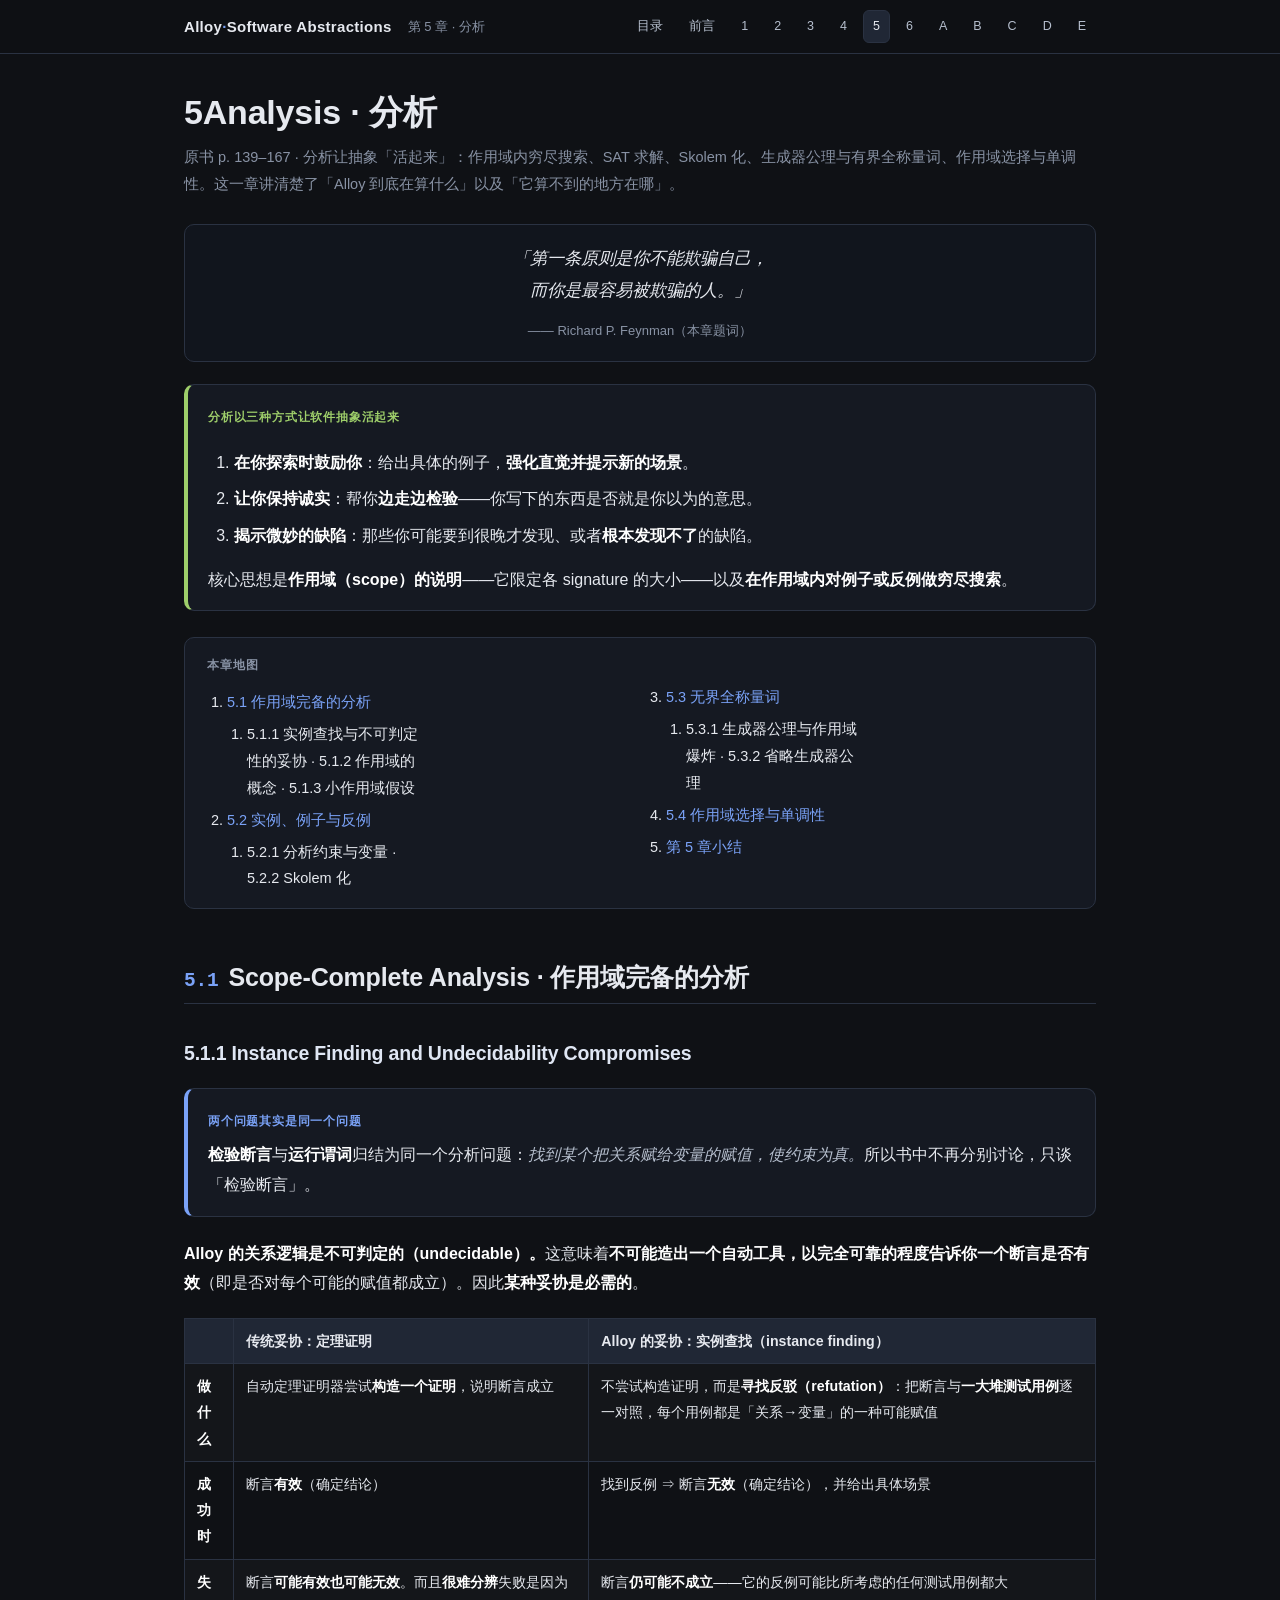
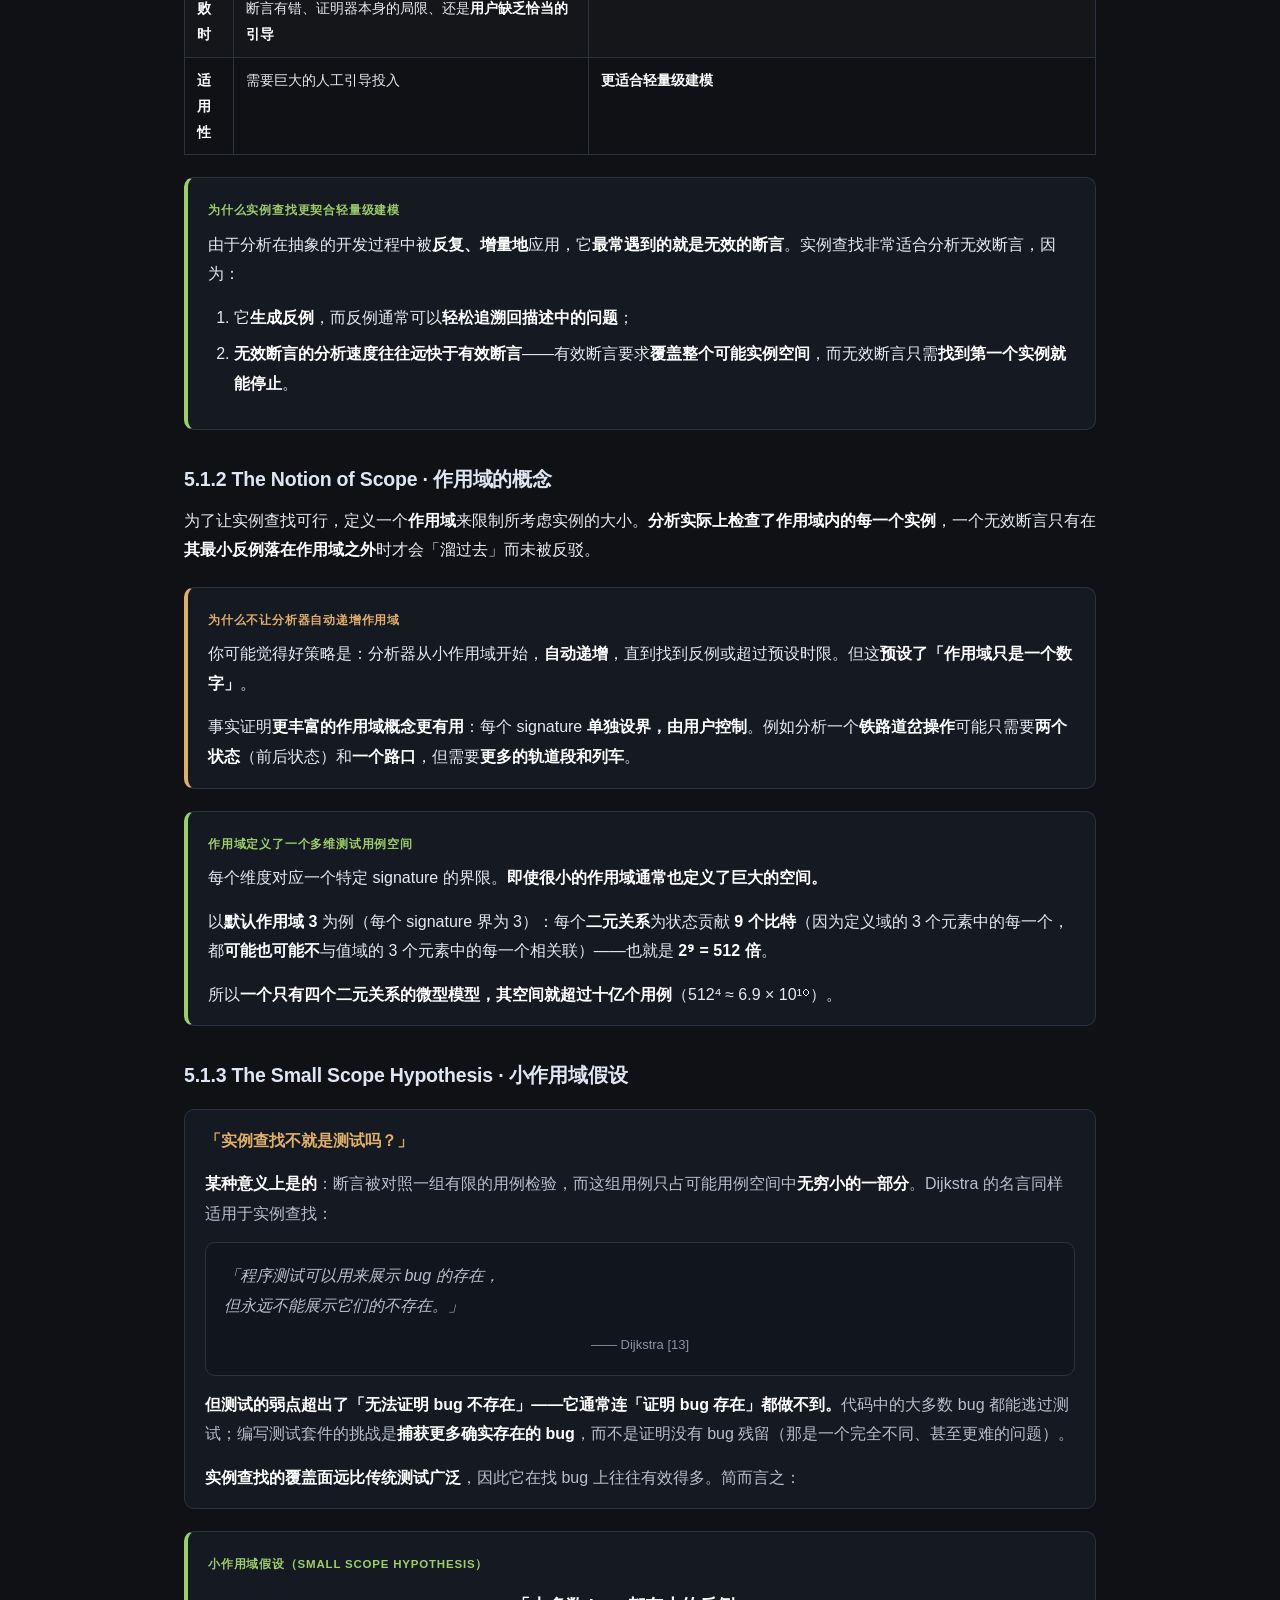
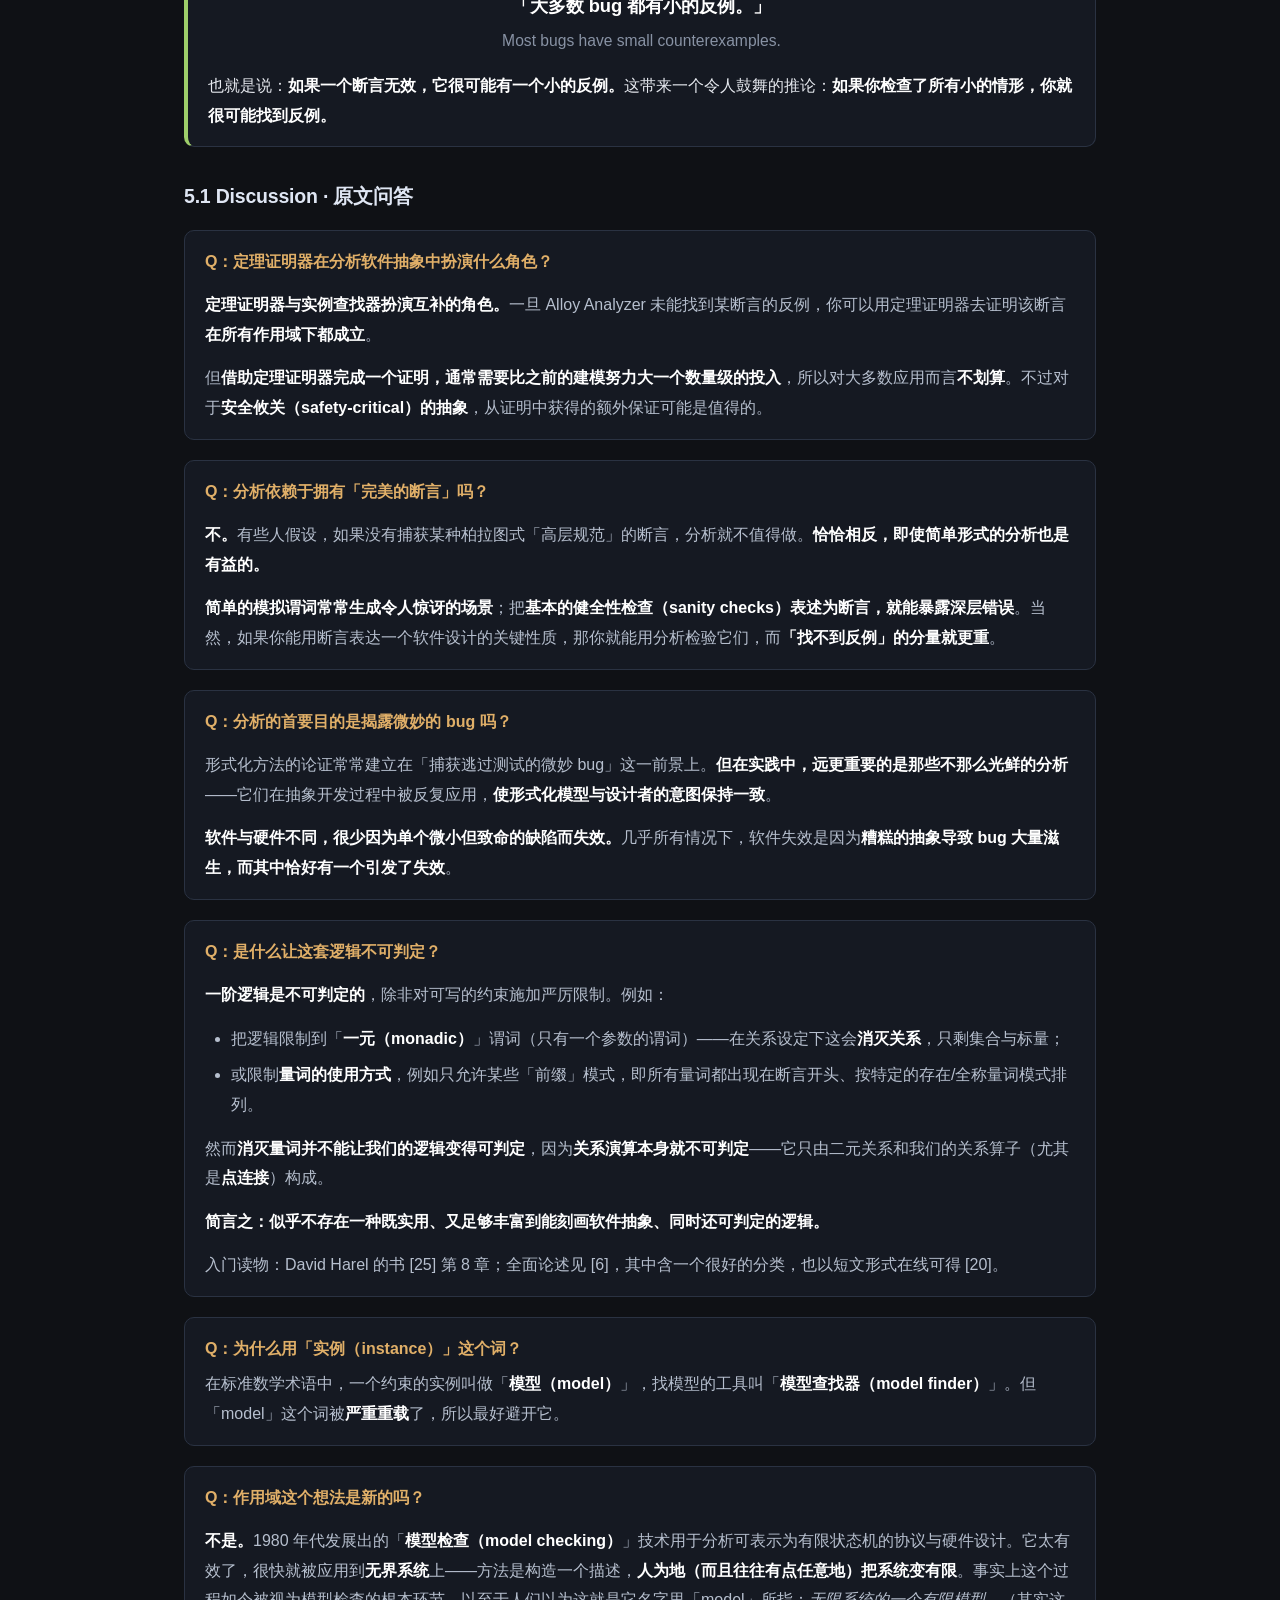
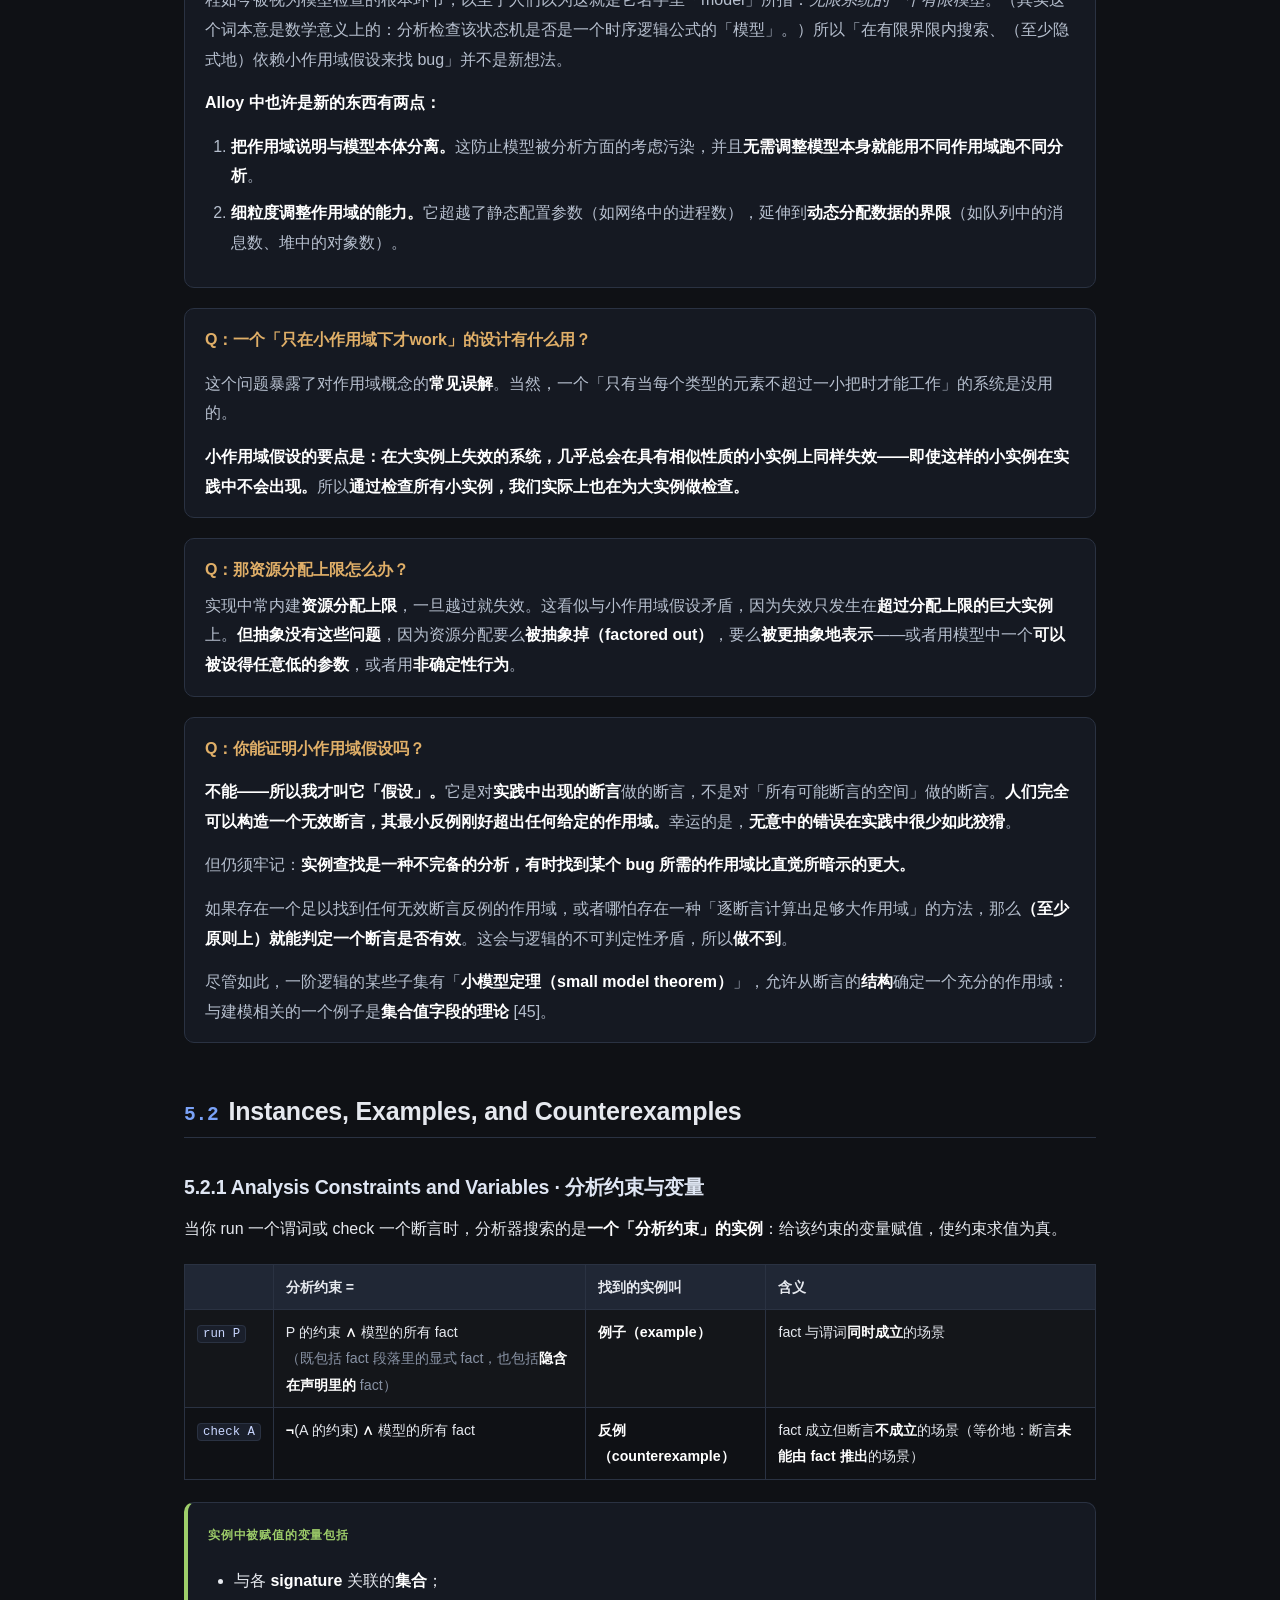
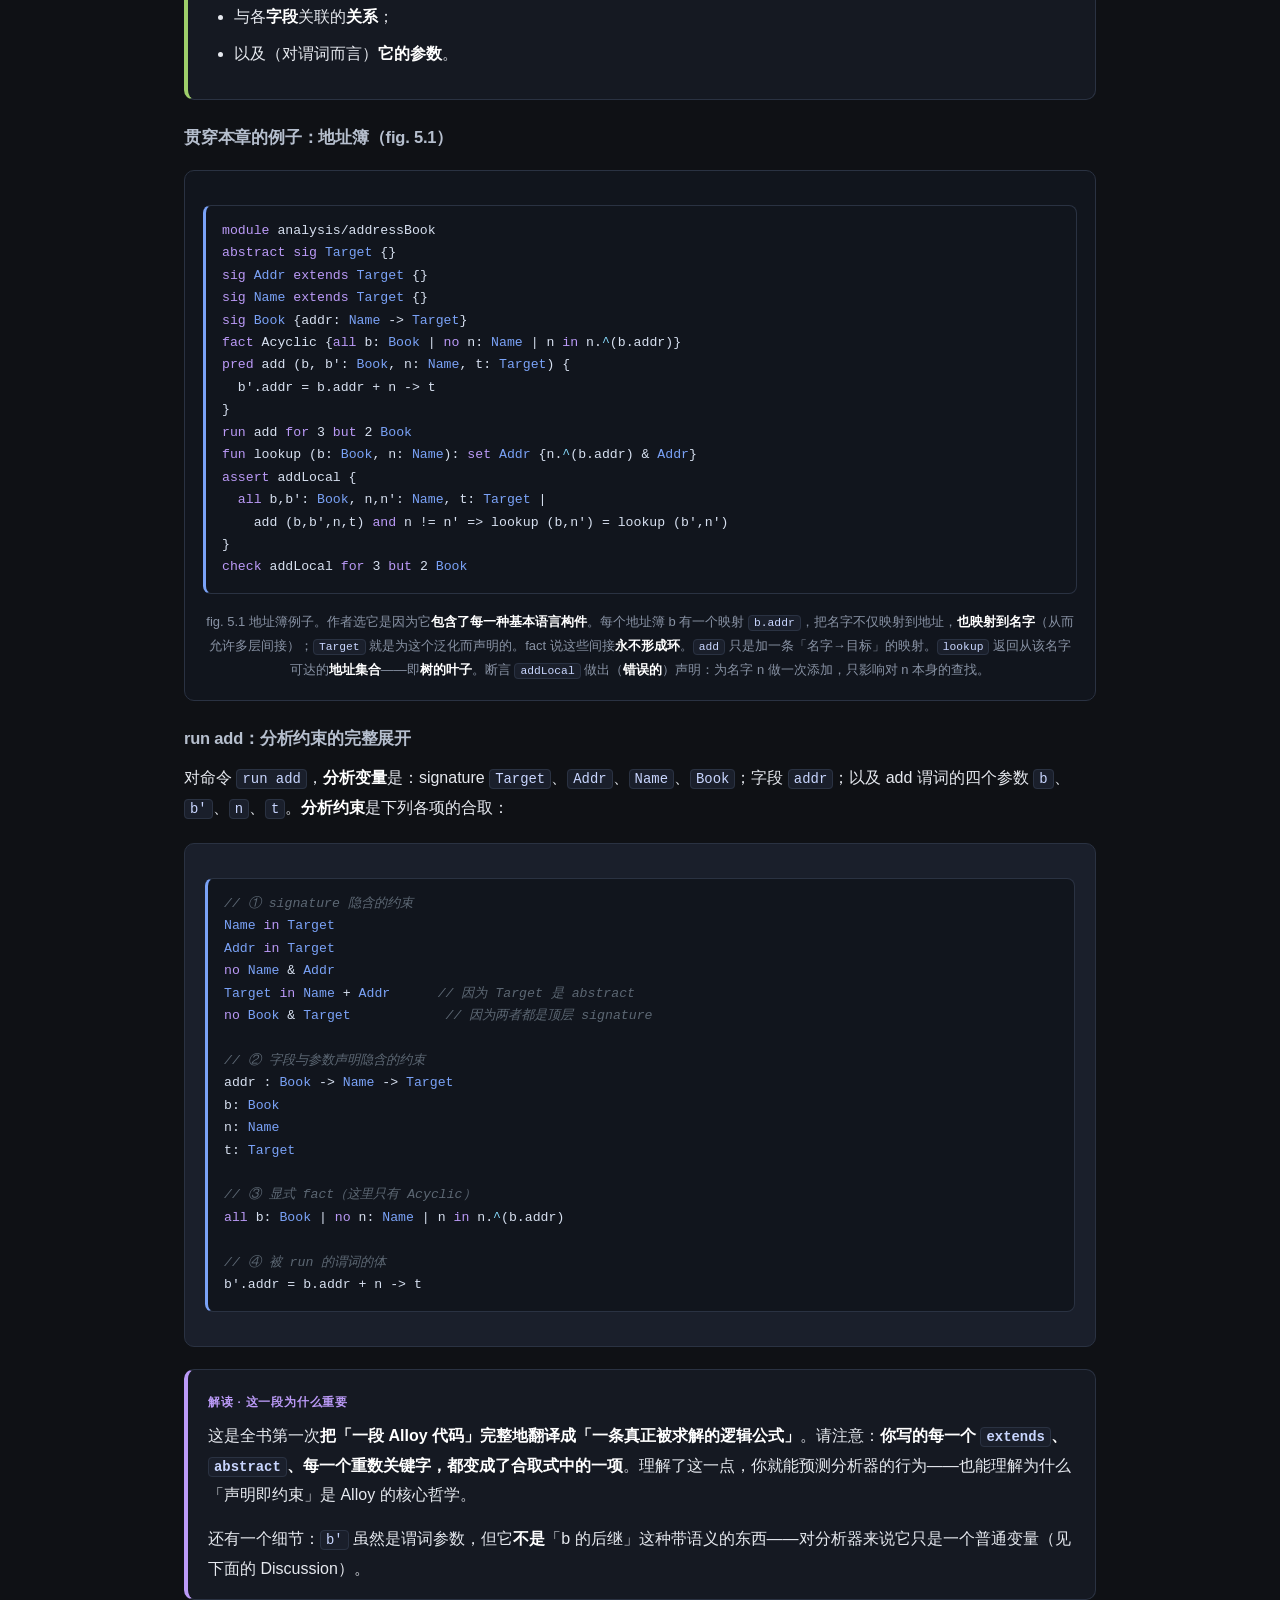
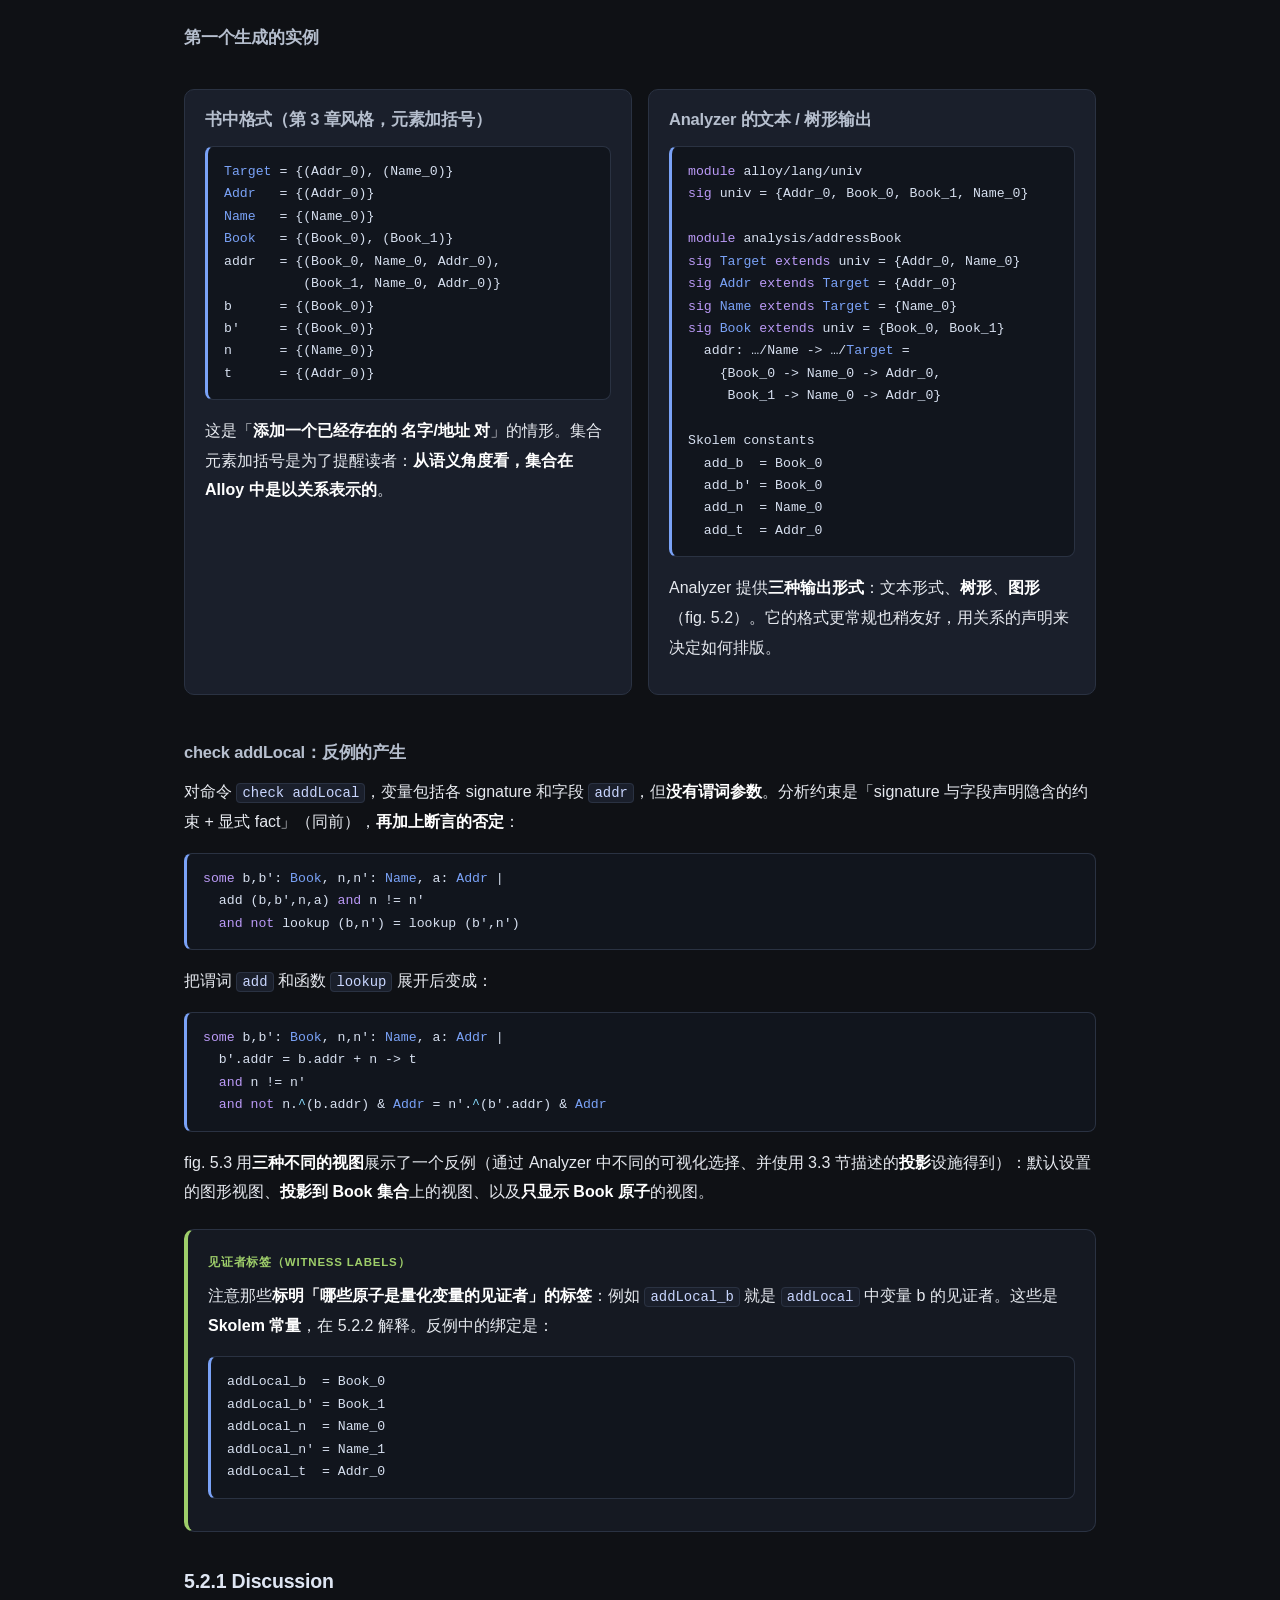
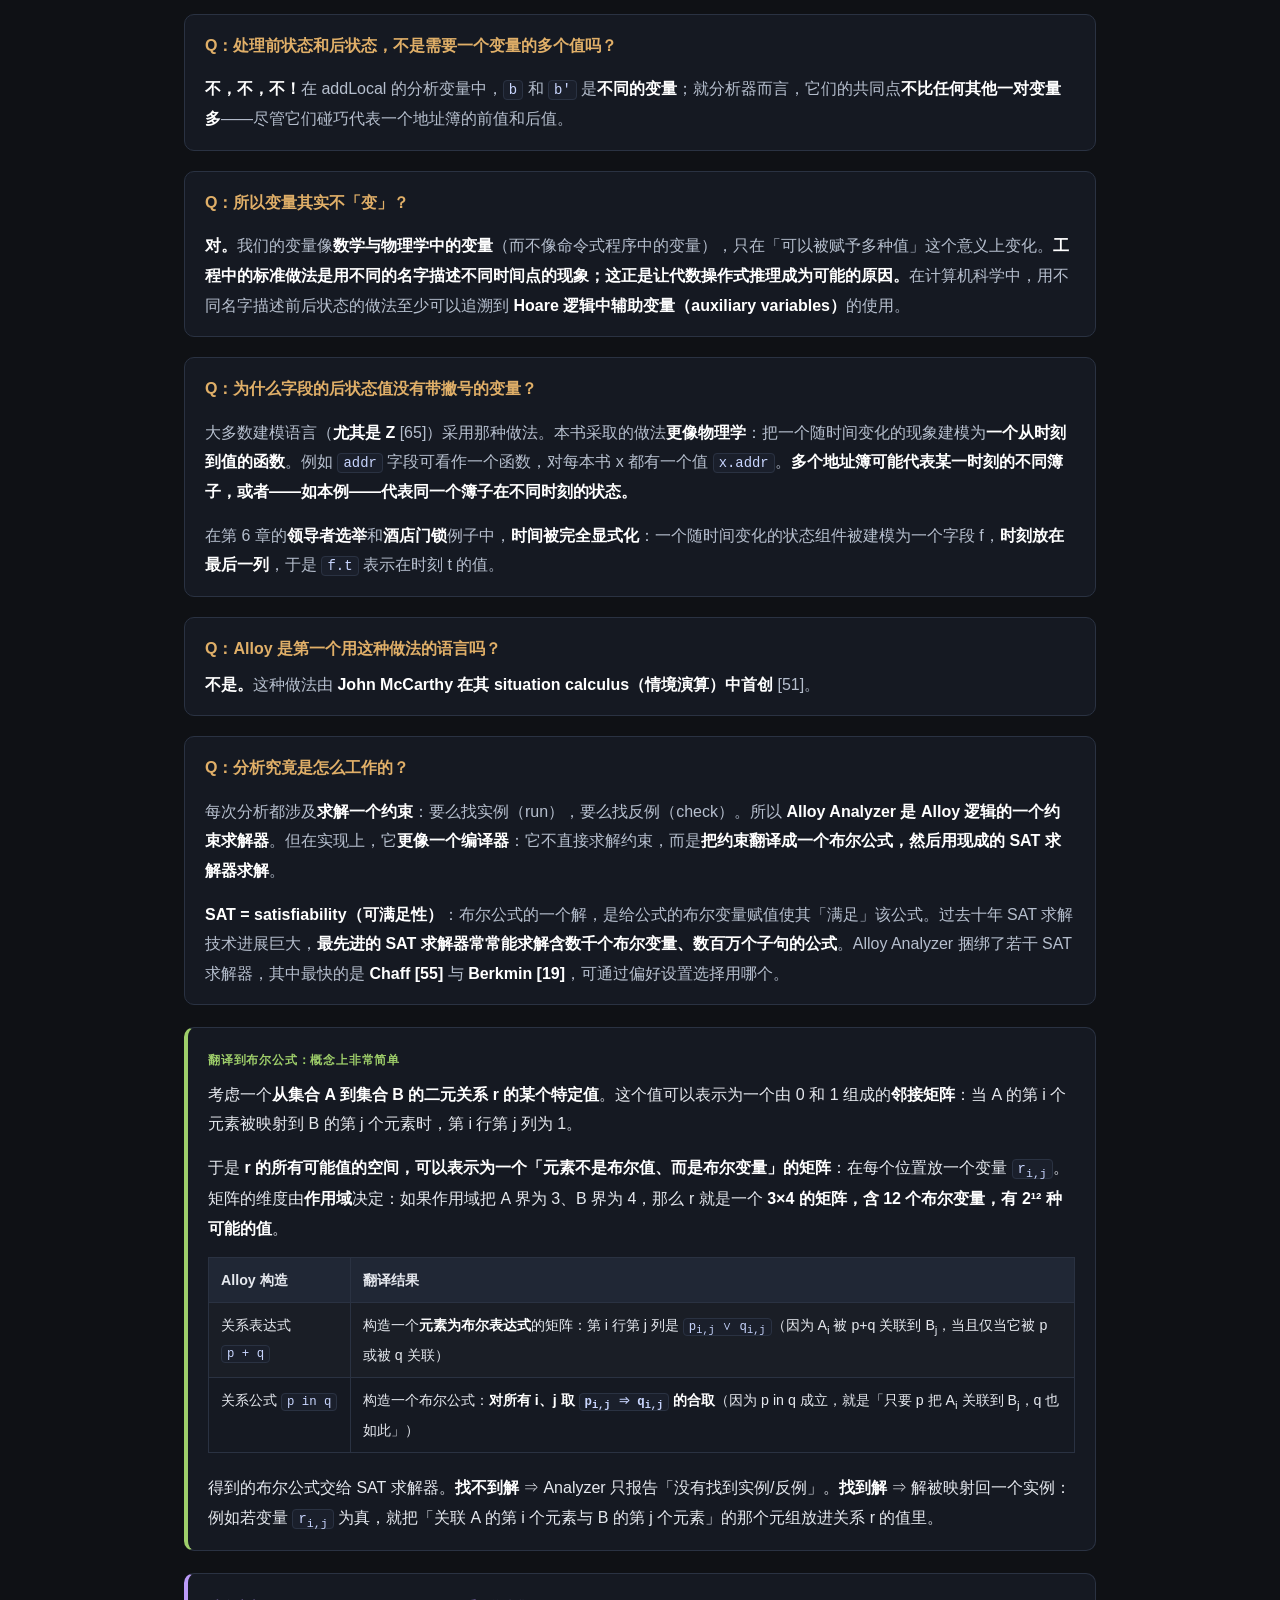
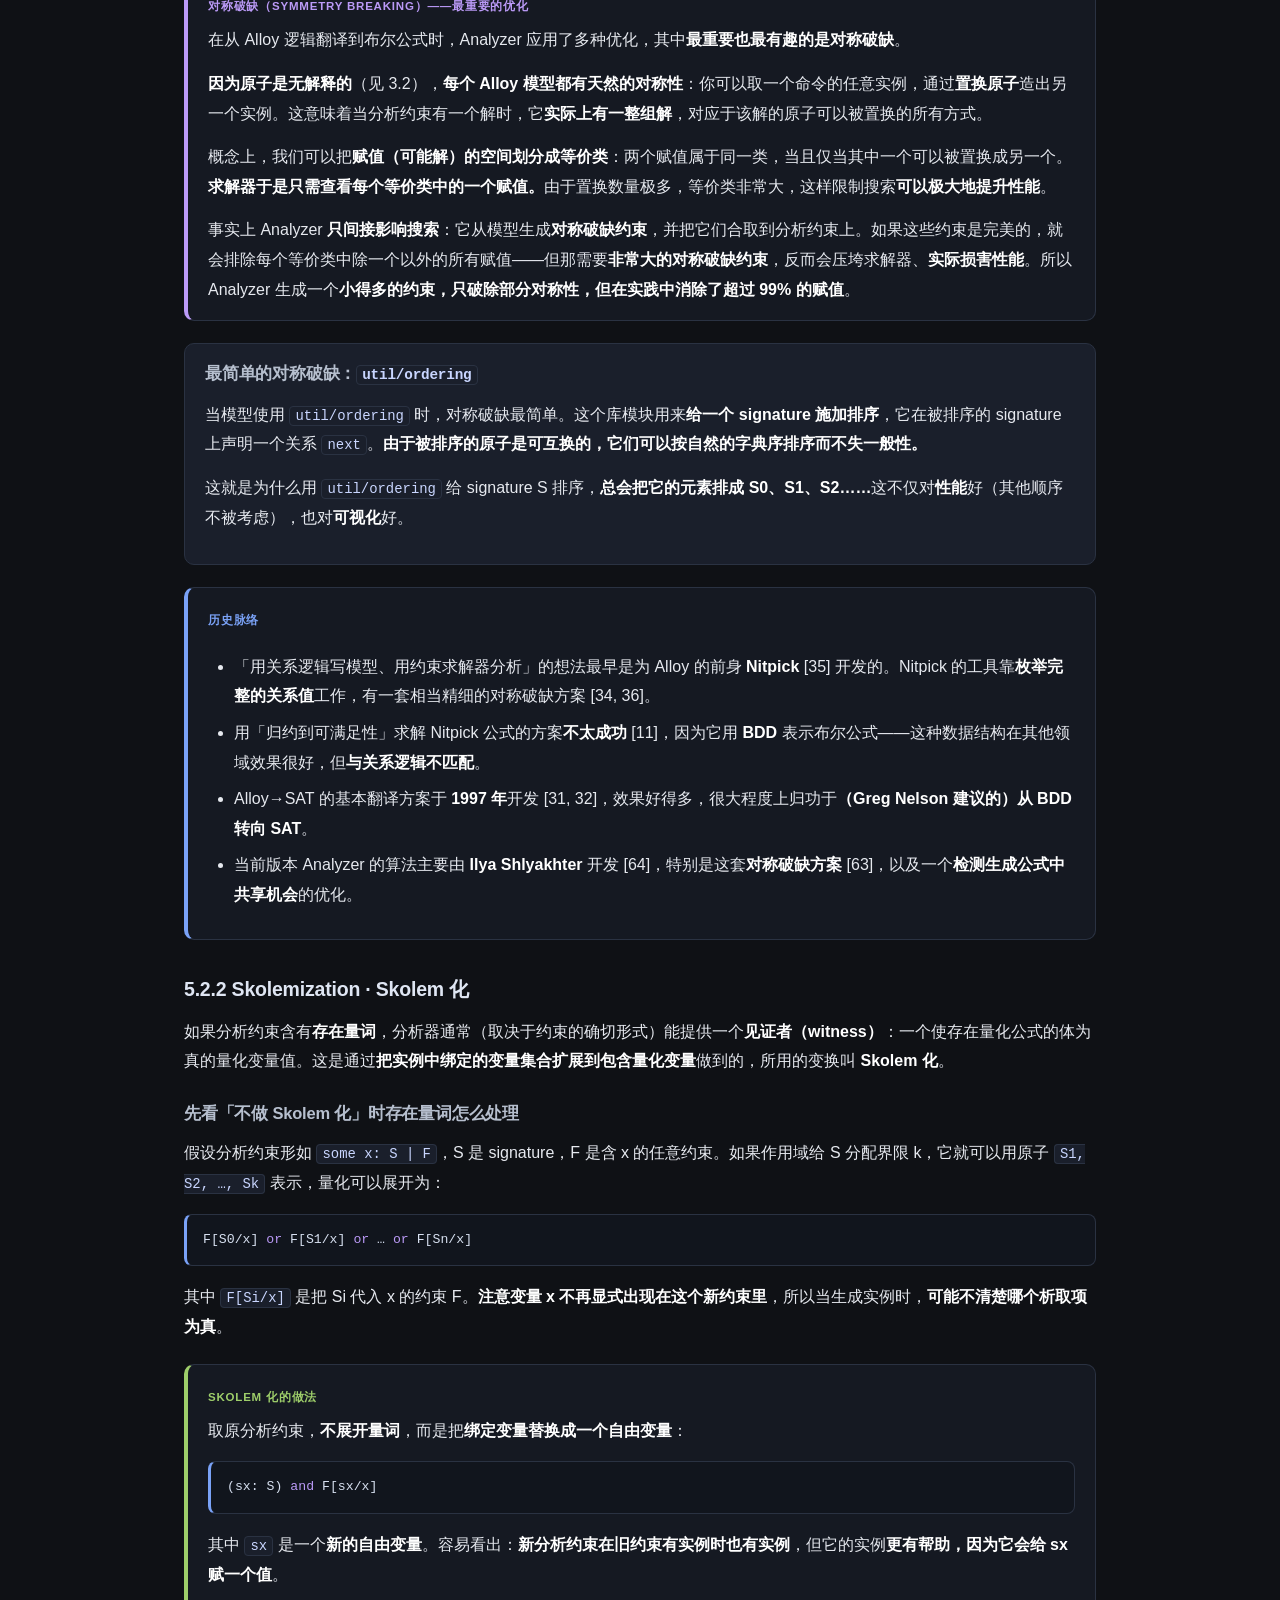
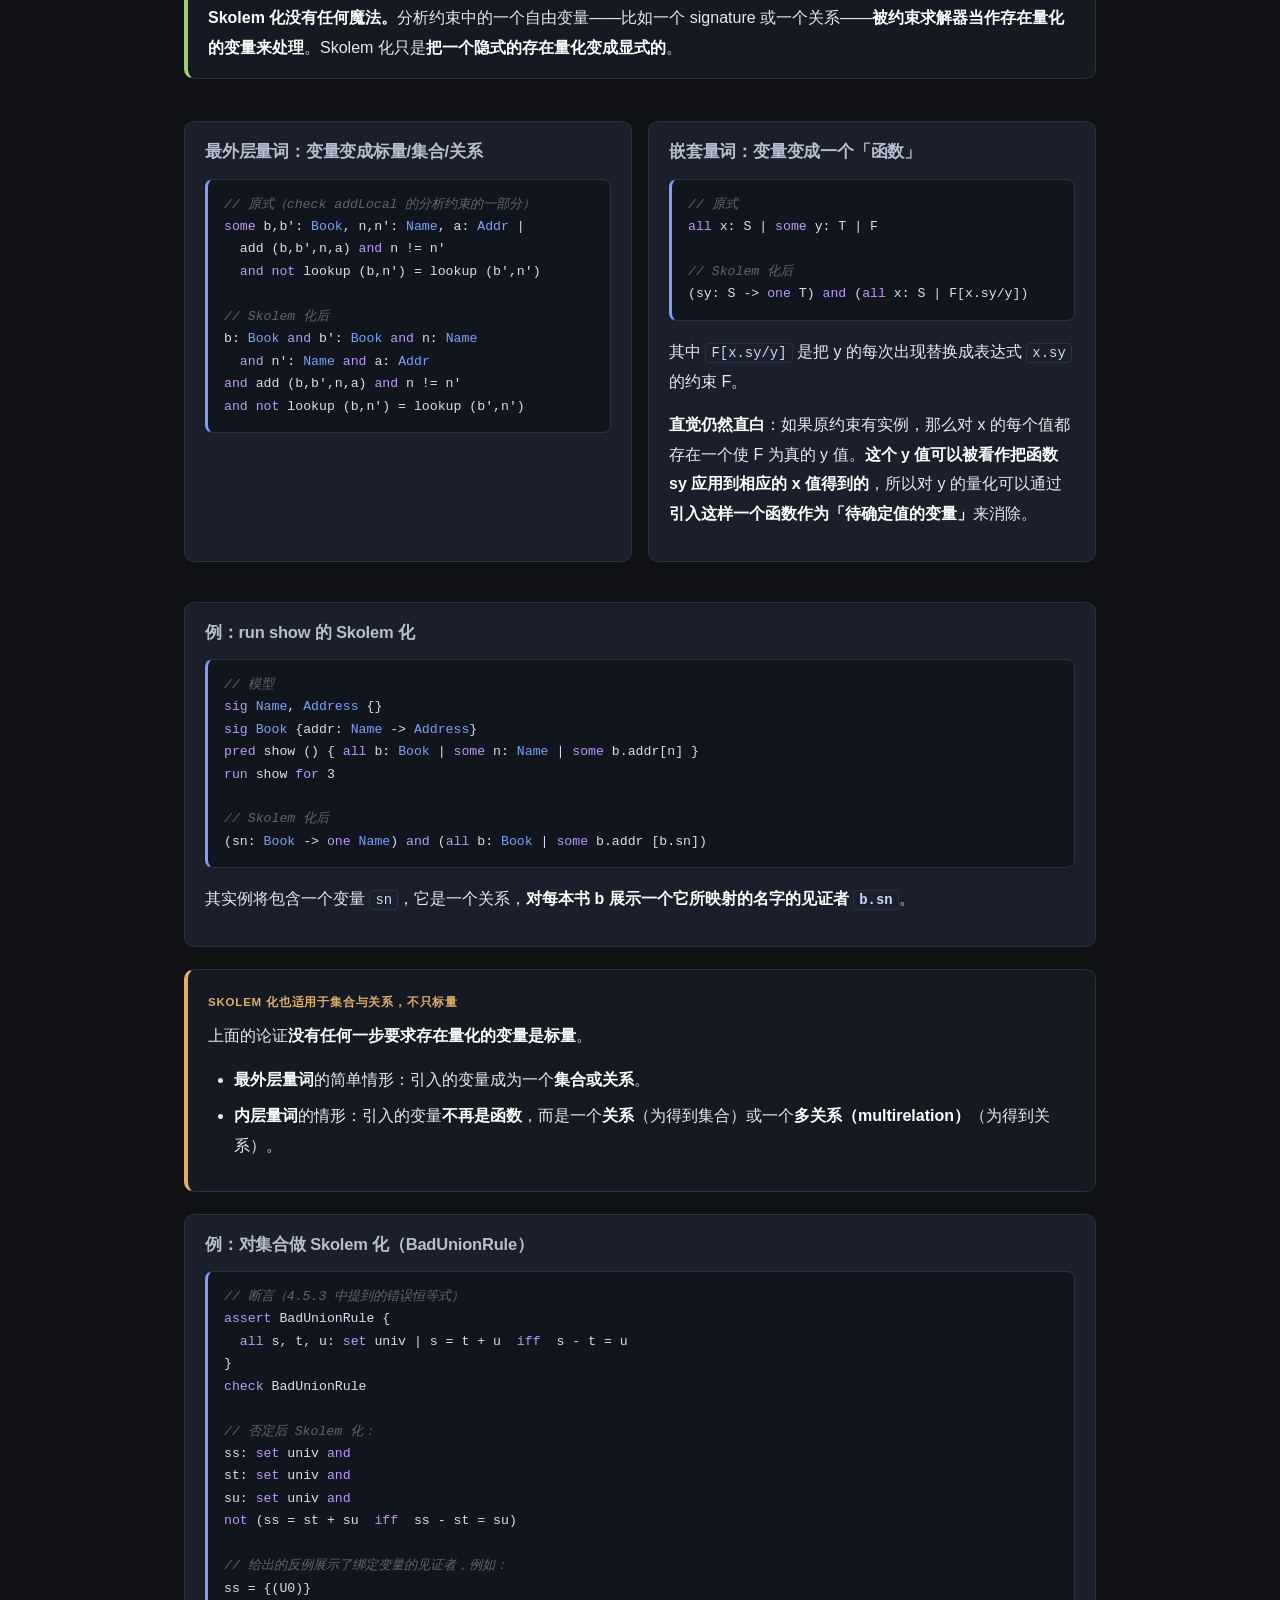
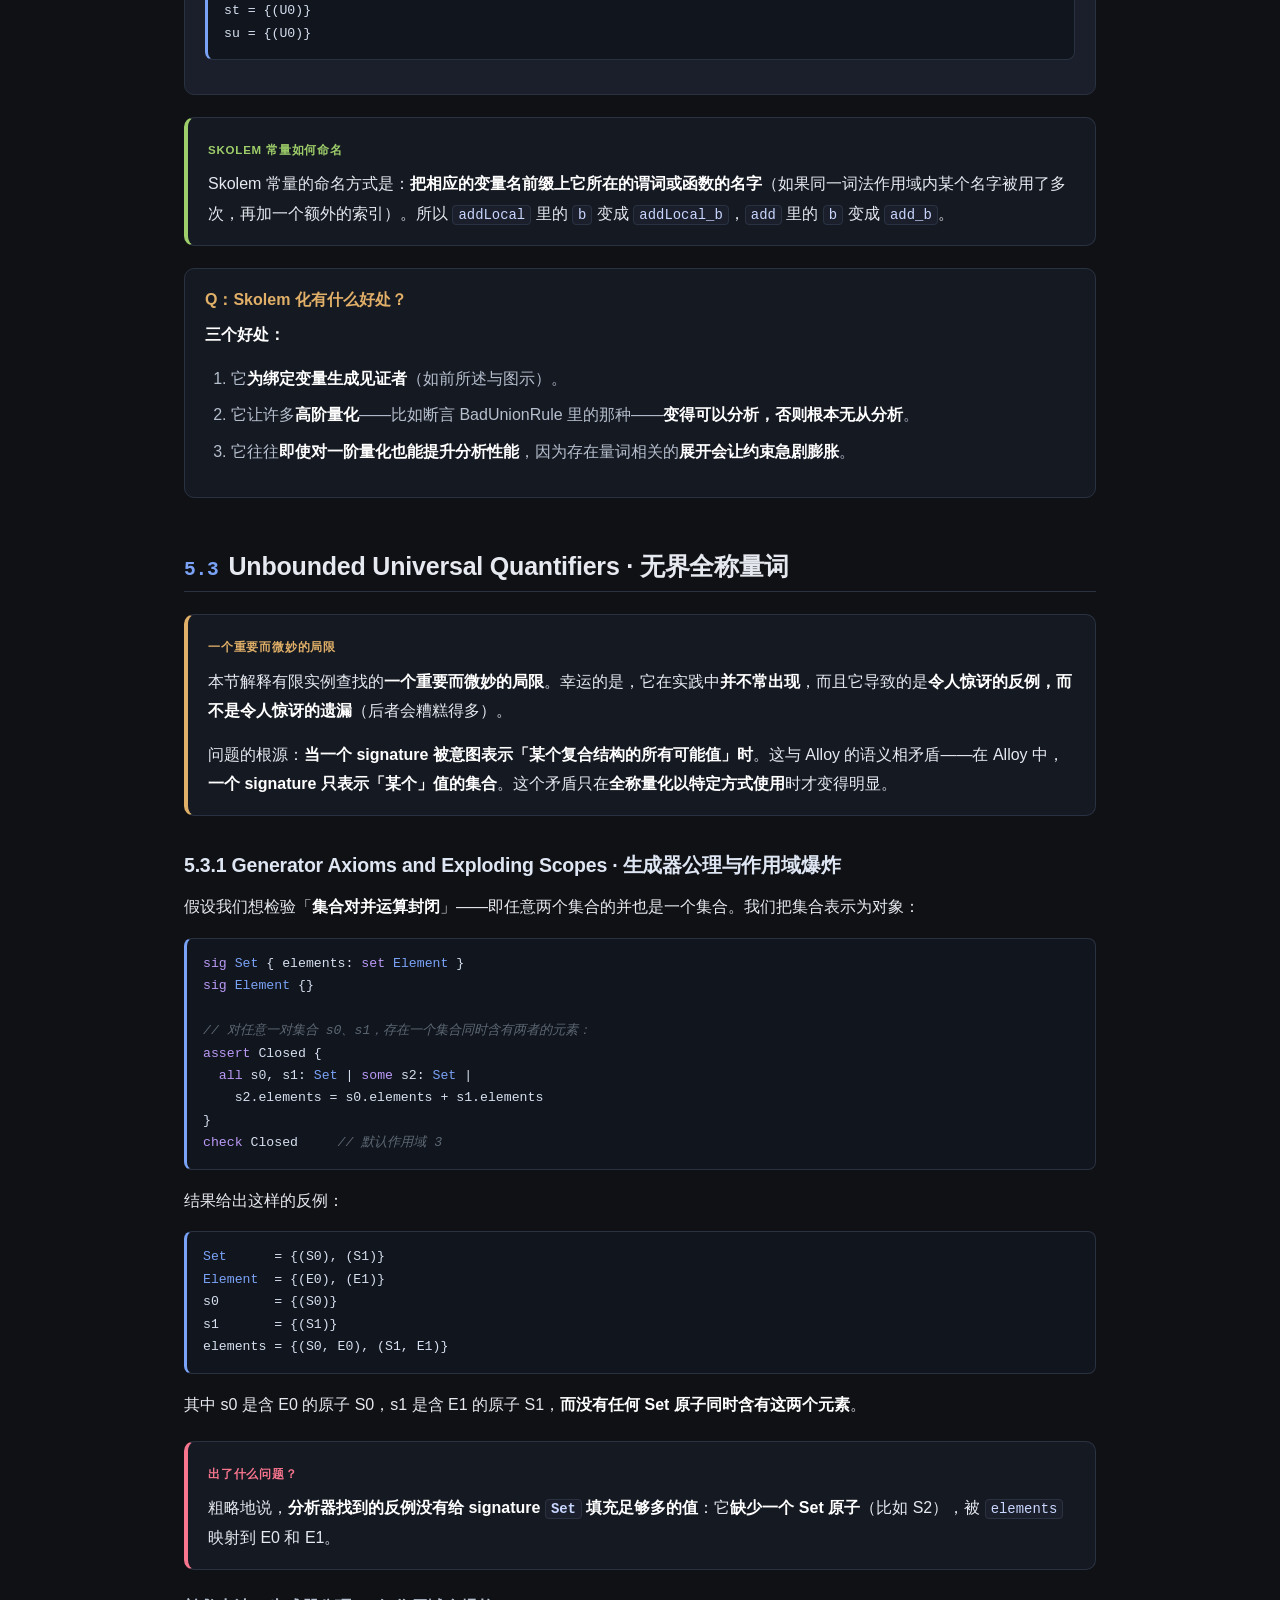
<file: ch5.html>
<!DOCTYPE html>
<html lang="zh-CN">
<head>
<meta charset="utf-8">
<meta name="viewport" content="width=device-width,initial-scale=1">
<title>第 5 章 · Analysis 分析 · Software Abstractions 解读</title>
<link rel="stylesheet" href="style.css">
</head>
<body>
<div class="topbar"><div class="topbar-in">
  <div class="brand">Alloy<span>·</span>Software Abstractions</div>
  <div class="crumb">第 5 章 · 分析</div>
  <nav class="navlinks">
    <a href="index.html">目录</a>
    <a href="preface.html">前言</a>
    <a href="ch1.html">1</a><a href="ch2.html">2</a><a href="ch3.html">3</a>
    <a href="ch4.html">4</a><a href="ch5.html" class="on">5</a><a href="ch6.html">6</a>
    <a href="appA.html">A</a><a href="appB.html">B</a><a href="appC.html">C</a>
    <a href="appD.html">D</a><a href="appE.html">E</a>
  </nav>
</div></div>

<div class="wrap">
<h1><span class="num">5</span>Analysis · 分析</h1>
<p class="sub">原书 p. 139–167 · 分析让抽象「活起来」：作用域内穷尽搜索、SAT 求解、Skolem 化、生成器公理与有界全称量词、作用域选择与单调性。这一章讲清楚了「Alloy 到底在算什么」以及「它算不到的地方在哪」。</p>

<div class="fig" style="text-align:center">
  <p style="font-size:1.08em;font-style:italic;margin:0">「第一条原则是你不能欺骗自己，<br>而你是最容易被欺骗的人。」</p>
  <div class="cap">—— Richard P. Feynman（本章题词）</div>
</div>

<div class="callout key">
  <span class="tag">分析以三种方式让软件抽象活起来</span>
  <ol>
    <li><strong>在你探索时鼓励你</strong>：给出具体的例子，<strong>强化直觉并提示新的场景</strong>。</li>
    <li><strong>让你保持诚实</strong>：帮你<strong>边走边检验</strong>——你写下的东西是否就是你以为的意思。</li>
    <li><strong>揭示微妙的缺陷</strong>：那些你可能要到很晚才发现、或者<strong>根本发现不了</strong>的缺陷。</li>
  </ol>
  <p style="margin-top:.7em">核心思想是<strong>作用域（scope）的说明</strong>——它限定各 signature 的大小——以及<strong>在作用域内对例子或反例做穷尽搜索</strong>。</p>
</div>

<div class="toc">
  <div class="t">本章地图</div>
  <ol>
    <li><a href="#s51">5.1 作用域完备的分析</a>
      <ol><li>5.1.1 实例查找与不可判定性的妥协 · 5.1.2 作用域的概念 · 5.1.3 小作用域假设</li></ol></li>
    <li><a href="#s52">5.2 实例、例子与反例</a>
      <ol><li>5.2.1 分析约束与变量 · 5.2.2 Skolem 化</li></ol></li>
    <li><a href="#s53">5.3 无界全称量词</a>
      <ol><li>5.3.1 生成器公理与作用域爆炸 · 5.3.2 省略生成器公理</li></ol></li>
    <li><a href="#s54">5.4 作用域选择与单调性</a></li>
    <li><a href="#sum">第 5 章小结</a></li>
  </ol>
</div>

<h2 id="s51"><span class="num">5.1</span>Scope-Complete Analysis · 作用域完备的分析</h2>

<h3>5.1.1 Instance Finding and Undecidability Compromises</h3>
<div class="callout">
  <span class="tag">两个问题其实是同一个问题</span>
  <p><strong>检验断言</strong>与<strong>运行谓词</strong>归结为同一个分析问题：<em>找到某个把关系赋给变量的赋值，使约束为真。</em>所以书中不再分别讨论，只谈「检验断言」。</p>
</div>

<p><strong>Alloy 的关系逻辑是不可判定的（undecidable）。</strong>这意味着<strong>不可能造出一个自动工具，以完全可靠的程度告诉你一个断言是否有效</strong>（即是否对每个可能的赋值都成立）。因此<strong>某种妥协是必需的</strong>。</p>

<table>
  <thead><tr><th></th><th>传统妥协：定理证明</th><th>Alloy 的妥协：实例查找（instance finding）</th></tr></thead>
  <tbody>
    <tr><td><strong>做什么</strong></td><td>自动定理证明器尝试<strong>构造一个证明</strong>，说明断言成立</td><td>不尝试构造证明，而是<strong>寻找反驳（refutation）</strong>：把断言与<strong>一大堆测试用例</strong>逐一对照，每个用例都是「关系→变量」的一种可能赋值</td></tr>
    <tr><td><strong>成功时</strong></td><td>断言<strong>有效</strong>（确定结论）</td><td>找到反例 ⇒ 断言<strong>无效</strong>（确定结论），并给出具体场景</td></tr>
    <tr><td><strong>失败时</strong></td><td>断言<strong>可能有效也可能无效</strong>。而且<strong>很难分辨</strong>失败是因为断言有错、证明器本身的局限、还是<strong>用户缺乏恰当的引导</strong></td><td>断言<strong>仍可能不成立</strong>——它的反例可能比所考虑的任何测试用例都大</td></tr>
    <tr><td><strong>适用性</strong></td><td>需要巨大的人工引导投入</td><td><strong>更适合轻量级建模</strong></td></tr>
  </tbody>
</table>

<div class="callout key">
  <span class="tag">为什么实例查找更契合轻量级建模</span>
  <p>由于分析在抽象的开发过程中被<strong>反复、增量地</strong>应用，它<strong>最常遇到的就是无效的断言</strong>。实例查找非常适合分析无效断言，因为：</p>
  <ol>
    <li>它<strong>生成反例</strong>，而反例通常可以<strong>轻松追溯回描述中的问题</strong>；</li>
    <li><strong>无效断言的分析速度往往远快于有效断言</strong>——有效断言要求<strong>覆盖整个可能实例空间</strong>，而无效断言只需<strong>找到第一个实例就能停止</strong>。</li>
  </ol>
</div>

<h3>5.1.2 The Notion of Scope · 作用域的概念</h3>
<p>为了让实例查找可行，定义一个<strong>作用域</strong>来限制所考虑实例的大小。<strong>分析实际上检查了作用域内的每一个实例</strong>，一个无效断言只有在<strong>其最小反例落在作用域之外</strong>时才会「溜过去」而未被反驳。</p>

<div class="callout warn">
  <span class="tag">为什么不让分析器自动递增作用域</span>
  <p>你可能觉得好策略是：分析器从小作用域开始，<strong>自动递增</strong>，直到找到反例或超过预设时限。但这<strong>预设了「作用域只是一个数字」</strong>。</p>
  <p>事实证明<strong>更丰富的作用域概念更有用</strong>：每个 signature <strong>单独设界，由用户控制</strong>。例如分析一个<strong>铁路道岔操作</strong>可能只需要<strong>两个状态</strong>（前后状态）和<strong>一个路口</strong>，但需要<strong>更多的轨道段和列车</strong>。</p>
</div>

<div class="callout key">
  <span class="tag">作用域定义了一个多维测试用例空间</span>
  <p>每个维度对应一个特定 signature 的界限。<strong>即使很小的作用域通常也定义了巨大的空间。</strong></p>
  <p>以<strong>默认作用域 3</strong> 为例（每个 signature 界为 3）：每个<strong>二元关系</strong>为状态贡献 <strong>9 个比特</strong>（因为定义域的 3 个元素中的每一个，都<strong>可能也可能不</strong>与值域的 3 个元素中的每一个相关联）——也就是 <strong>2⁹ = 512 倍</strong>。</p>
  <p>所以<strong>一个只有四个二元关系的微型模型，其空间就超过十亿个用例</strong>（512⁴ ≈ 6.9 × 10¹⁰）。</p>
</div>

<h3>5.1.3 The Small Scope Hypothesis · 小作用域假设</h3>
<div class="qa">
  <div class="q">「实例查找不就是测试吗？」</div>
  <div class="a"><p><strong>某种意义上是的</strong>：断言被对照一组有限的用例检验，而这组用例只占可能用例空间中<strong>无穷小的一部分</strong>。Dijkstra 的名言同样适用于实例查找：</p>
  <div class="fig" style="margin:.6em 0"><p style="font-style:italic;margin:0">「程序测试可以用来展示 bug 的存在，<br>但永远不能展示它们的不存在。」</p><div class="cap">—— Dijkstra [13]</div></div>
  <p><strong>但测试的弱点超出了「无法证明 bug 不存在」——它通常连「证明 bug 存在」都做不到。</strong>代码中的大多数 bug 都能逃过测试；编写测试套件的挑战是<strong>捕获更多确实存在的 bug</strong>，而不是证明没有 bug 残留（那是一个完全不同、甚至更难的问题）。</p>
  <p><strong>实例查找的覆盖面远比传统测试广泛</strong>，因此它在找 bug 上往往有效得多。简而言之：</p>
  </div>
</div>

<div class="callout key" style="border-left-color:var(--accent-2)">
  <span class="tag">小作用域假设（Small Scope Hypothesis）</span>
  <p style="font-size:1.15em;text-align:center;margin:.4em 0"><strong>「大多数 bug 都有小的反例。」</strong><br><span style="color:var(--ink-dim);font-size:.85em">Most bugs have small counterexamples.</span></p>
  <p>也就是说：<strong>如果一个断言无效，它很可能有一个小的反例。</strong>这带来一个令人鼓舞的推论：<strong>如果你检查了所有小的情形，你就很可能找到反例。</strong></p>
</div>

<h3>5.1 Discussion · 原文问答</h3>

<div class="qa">
  <div class="q">Q：定理证明器在分析软件抽象中扮演什么角色？</div>
  <div class="a"><p><strong>定理证明器与实例查找器扮演互补的角色。</strong>一旦 Alloy Analyzer 未能找到某断言的反例，你可以用定理证明器去证明该断言<strong>在所有作用域下都成立</strong>。</p>
  <p>但<strong>借助定理证明器完成一个证明，通常需要比之前的建模努力大一个数量级的投入</strong>，所以对大多数应用而言<strong>不划算</strong>。不过对于<strong>安全攸关（safety-critical）的抽象</strong>，从证明中获得的额外保证可能是值得的。</p></div>
</div>

<div class="qa">
  <div class="q">Q：分析依赖于拥有「完美的断言」吗？</div>
  <div class="a"><p><strong>不。</strong>有些人假设，如果没有捕获某种柏拉图式「高层规范」的断言，分析就不值得做。<strong>恰恰相反，即使简单形式的分析也是有益的。</strong></p>
  <p><strong>简单的模拟谓词常常生成令人惊讶的场景</strong>；把<strong>基本的健全性检查（sanity checks）表述为断言，就能暴露深层错误</strong>。当然，如果你能用断言表达一个软件设计的关键性质，那你就能用分析检验它们，而<strong>「找不到反例」的分量就更重</strong>。</p></div>
</div>

<div class="qa">
  <div class="q">Q：分析的首要目的是揭露微妙的 bug 吗？</div>
  <div class="a"><p>形式化方法的论证常常建立在「捕获逃过测试的微妙 bug」这一前景上。<strong>但在实践中，远更重要的是那些不那么光鲜的分析</strong>——它们在抽象开发过程中被反复应用，<strong>使形式化模型与设计者的意图保持一致</strong>。</p>
  <p><strong>软件与硬件不同，很少因为单个微小但致命的缺陷而失效。</strong>几乎所有情况下，软件失效是因为<strong>糟糕的抽象导致 bug 大量滋生，而其中恰好有一个引发了失效</strong>。</p></div>
</div>

<div class="qa">
  <div class="q">Q：是什么让这套逻辑不可判定？</div>
  <div class="a"><p><strong>一阶逻辑是不可判定的</strong>，除非对可写的约束施加严厉限制。例如：</p>
  <ul>
    <li>把逻辑限制到「<strong>一元（monadic）</strong>」谓词（只有一个参数的谓词）——在关系设定下这会<strong>消灭关系</strong>，只剩集合与标量；</li>
    <li>或限制<strong>量词的使用方式</strong>，例如只允许某些「前缀」模式，即所有量词都出现在断言开头、按特定的存在/全称量词模式排列。</li>
  </ul>
  <p>然而<strong>消灭量词并不能让我们的逻辑变得可判定</strong>，因为<strong>关系演算本身就不可判定</strong>——它只由二元关系和我们的关系算子（尤其是<strong>点连接</strong>）构成。</p>
  <p><strong>简言之：似乎不存在一种既实用、又足够丰富到能刻画软件抽象、同时还可判定的逻辑。</strong></p>
  <p>入门读物：David Harel 的书 [25] 第 8 章；全面论述见 [6]，其中含一个很好的分类，也以短文形式在线可得 [20]。</p></div>
</div>

<div class="qa">
  <div class="q">Q：为什么用「实例（instance）」这个词？</div>
  <div class="a">在标准数学术语中，一个约束的实例叫做「<strong>模型（model）</strong>」，找模型的工具叫「<strong>模型查找器（model finder）</strong>」。但「model」这个词被<strong>严重重载</strong>了，所以最好避开它。</div>
</div>

<div class="qa">
  <div class="q">Q：作用域这个想法是新的吗？</div>
  <div class="a"><p><strong>不是。</strong>1980 年代发展出的「<strong>模型检查（model checking）</strong>」技术用于分析可表示为有限状态机的协议与硬件设计。它太有效了，很快就被应用到<strong>无界系统</strong>上——方法是构造一个描述，<strong>人为地（而且往往有点任意地）把系统变有限</strong>。事实上这个过程如今被视为模型检查的根本环节，以至于人们以为这就是它名字里「model」所指：<em>无限系统的一个有限模型</em>。（其实这个词本意是数学意义上的：分析检查该状态机是否是一个时序逻辑公式的「模型」。）所以「在有限界限内搜索、（至少隐式地）依赖小作用域假设来找 bug」并不是新想法。</p>
  <p><strong>Alloy 中也许是新的东西有两点：</strong></p>
  <ol>
    <li><strong>把作用域说明与模型本体分离。</strong>这防止模型被分析方面的考虑污染，并且<strong>无需调整模型本身就能用不同作用域跑不同分析</strong>。</li>
    <li><strong>细粒度调整作用域的能力。</strong>它超越了静态配置参数（如网络中的进程数），延伸到<strong>动态分配数据的界限</strong>（如队列中的消息数、堆中的对象数）。</li>
  </ol></div>
</div>

<div class="qa">
  <div class="q">Q：一个「只在小作用域下才work」的设计有什么用？</div>
  <div class="a"><p>这个问题暴露了对作用域概念的<strong>常见误解</strong>。当然，一个「只有当每个类型的元素不超过一小把时才能工作」的系统是没用的。</p>
  <p><strong>小作用域假设的要点是：在大实例上失效的系统，几乎总会在具有相似性质的小实例上同样失效——即使这样的小实例在实践中不会出现。</strong>所以<strong>通过检查所有小实例，我们实际上也在为大实例做检查。</strong></p></div>
</div>

<div class="qa">
  <div class="q">Q：那资源分配上限怎么办？</div>
  <div class="a">实现中常内建<strong>资源分配上限</strong>，一旦越过就失效。这看似与小作用域假设矛盾，因为失效只发生在<strong>超过分配上限的巨大实例</strong>上。<strong>但抽象没有这些问题</strong>，因为资源分配要么<strong>被抽象掉（factored out）</strong>，要么<strong>被更抽象地表示</strong>——或者用模型中一个<strong>可以被设得任意低的参数</strong>，或者用<strong>非确定性行为</strong>。</div>
</div>

<div class="qa">
  <div class="q">Q：你能证明小作用域假设吗？</div>
  <div class="a"><p><strong>不能——所以我才叫它「假设」。</strong>它是对<strong>实践中出现的断言</strong>做的断言，不是对「所有可能断言的空间」做的断言。<strong>人们完全可以构造一个无效断言，其最小反例刚好超出任何给定的作用域。</strong>幸运的是，<strong>无意中的错误在实践中很少如此狡猾</strong>。</p>
  <p>但仍须牢记：<strong>实例查找是一种不完备的分析，有时找到某个 bug 所需的作用域比直觉所暗示的更大。</strong></p>
  <p>如果存在一个足以找到任何无效断言反例的作用域，或者哪怕存在一种「逐断言计算出足够大作用域」的方法，那么<strong>（至少原则上）就能判定一个断言是否有效</strong>。这会与逻辑的不可判定性矛盾，所以<strong>做不到</strong>。</p>
  <p>尽管如此，一阶逻辑的某些子集有「<strong>小模型定理（small model theorem）</strong>」，允许从断言的<strong>结构</strong>确定一个充分的作用域：与建模相关的一个例子是<strong>集合值字段的理论</strong> [45]。</p></div>
</div>

<h2 id="s52"><span class="num">5.2</span>Instances, Examples, and Counterexamples</h2>

<h3>5.2.1 Analysis Constraints and Variables · 分析约束与变量</h3>
<p>当你 run 一个谓词或 check 一个断言时，分析器搜索的是<strong>一个「分析约束」的实例</strong>：给该约束的变量赋值，使约束求值为真。</p>
<table>
  <thead><tr><th></th><th>分析约束 =</th><th>找到的实例叫</th><th>含义</th></tr></thead>
  <tbody>
    <tr><td><code>run P</code></td><td>P 的约束 <strong>∧</strong> 模型的所有 fact<br><span style="color:var(--ink-dim)">（既包括 fact 段落里的显式 fact，也包括<strong>隐含在声明里的</strong> fact）</span></td><td><strong>例子（example）</strong></td><td>fact 与谓词<strong>同时成立</strong>的场景</td></tr>
    <tr><td><code>check A</code></td><td><strong>¬</strong>(A 的约束) <strong>∧</strong> 模型的所有 fact</td><td><strong>反例（counterexample）</strong></td><td>fact 成立但断言<strong>不成立</strong>的场景（等价地：断言<strong>未能由 fact 推出</strong>的场景）</td></tr>
  </tbody>
</table>
<div class="callout key">
  <span class="tag">实例中被赋值的变量包括</span>
  <ul>
    <li>与各 <strong>signature</strong> 关联的<strong>集合</strong>；</li>
    <li>与各<strong>字段</strong>关联的<strong>关系</strong>；</li>
    <li>以及（对谓词而言）<strong>它的参数</strong>。</li>
  </ul>
</div>

<h4>贯穿本章的例子：地址簿（fig. 5.1）</h4>
<div class="fig">
<pre><code><span class="k">module</span> analysis/addressBook
<span class="k">abstract sig</span> <span class="t">Target</span> {}
<span class="k">sig</span> <span class="t">Addr</span> <span class="k">extends</span> <span class="t">Target</span> {}
<span class="k">sig</span> <span class="t">Name</span> <span class="k">extends</span> <span class="t">Target</span> {}
<span class="k">sig</span> <span class="t">Book</span> {addr: <span class="t">Name</span> -&gt; <span class="t">Target</span>}
<span class="k">fact</span> Acyclic {<span class="k">all</span> b: <span class="t">Book</span> | <span class="k">no</span> n: <span class="t">Name</span> | n <span class="k">in</span> n.<span class="o">^</span>(b.addr)}
<span class="k">pred</span> add (b, b': <span class="t">Book</span>, n: <span class="t">Name</span>, t: <span class="t">Target</span>) {
  b'.addr = b.addr + n -&gt; t
}
<span class="k">run</span> add <span class="k">for</span> 3 <span class="k">but</span> 2 <span class="t">Book</span>
<span class="k">fun</span> lookup (b: <span class="t">Book</span>, n: <span class="t">Name</span>): <span class="k">set</span> <span class="t">Addr</span> {n.<span class="o">^</span>(b.addr) &amp; <span class="t">Addr</span>}
<span class="k">assert</span> addLocal {
  <span class="k">all</span> b,b': <span class="t">Book</span>, n,n': <span class="t">Name</span>, t: <span class="t">Target</span> |
    add (b,b',n,t) <span class="k">and</span> n != n' =&gt; lookup (b,n') = lookup (b',n')
}
<span class="k">check</span> addLocal <span class="k">for</span> 3 <span class="k">but</span> 2 <span class="t">Book</span></code></pre>
<div class="cap">fig. 5.1 地址簿例子。作者选它是因为它<strong>包含了每一种基本语言构件</strong>。每个地址簿 b 有一个映射 <code>b.addr</code>，把名字不仅映射到地址，<strong>也映射到名字</strong>（从而允许多层间接）；<code>Target</code> 就是为这个泛化而声明的。fact 说这些间接<strong>永不形成环</strong>。<code>add</code> 只是加一条「名字→目标」的映射。<code>lookup</code> 返回从该名字可达的<strong>地址集合</strong>——即<strong>树的叶子</strong>。断言 <code>addLocal</code> 做出（<strong>错误的</strong>）声明：为名字 n 做一次添加，只影响对 n 本身的查找。</div>
</div>

<h4>run add：分析约束的完整展开</h4>
<p>对命令 <code>run add</code>，<strong>分析变量</strong>是：signature <code>Target</code>、<code>Addr</code>、<code>Name</code>、<code>Book</code>；字段 <code>addr</code>；以及 add 谓词的四个参数 <code>b</code>、<code>b'</code>、<code>n</code>、<code>t</code>。<strong>分析约束</strong>是下列各项的合取：</p>
<div class="card">
<pre><code><span class="c">// ① signature 隐含的约束</span>
<span class="t">Name</span> <span class="k">in</span> <span class="t">Target</span>
<span class="t">Addr</span> <span class="k">in</span> <span class="t">Target</span>
<span class="k">no</span> <span class="t">Name</span> &amp; <span class="t">Addr</span>
<span class="t">Target</span> <span class="k">in</span> <span class="t">Name</span> + <span class="t">Addr</span>      <span class="c">// 因为 Target 是 abstract</span>
<span class="k">no</span> <span class="t">Book</span> &amp; <span class="t">Target</span>            <span class="c">// 因为两者都是顶层 signature</span>

<span class="c">// ② 字段与参数声明隐含的约束</span>
addr : <span class="t">Book</span> -&gt; <span class="t">Name</span> -&gt; <span class="t">Target</span>
b: <span class="t">Book</span>
n: <span class="t">Name</span>
t: <span class="t">Target</span>

<span class="c">// ③ 显式 fact（这里只有 Acyclic）</span>
<span class="k">all</span> b: <span class="t">Book</span> | <span class="k">no</span> n: <span class="t">Name</span> | n <span class="k">in</span> n.<span class="o">^</span>(b.addr)

<span class="c">// ④ 被 run 的谓词的体</span>
b'.addr = b.addr + n -&gt; t</code></pre>
</div>
<div class="callout idea">
  <span class="tag">解读 · 这一段为什么重要</span>
  <p>这是全书第一次<strong>把「一段 Alloy 代码」完整地翻译成「一条真正被求解的逻辑公式」</strong>。请注意：<strong>你写的每一个 <code>extends</code>、<code>abstract</code>、每一个重数关键字，都变成了合取式中的一项</strong>。理解了这一点，你就能预测分析器的行为——也能理解为什么「声明即约束」是 Alloy 的核心哲学。</p>
  <p>还有一个细节：<code>b'</code> 虽然是谓词参数，但它<strong>不是</strong>「b 的后继」这种带语义的东西——对分析器来说它只是一个普通变量（见下面的 Discussion）。</p>
</div>

<h4>第一个生成的实例</h4>
<div class="grid c2">
<div class="card"><h4>书中格式（第 3 章风格，元素加括号）</h4>
<pre><code><span class="t">Target</span> = {(Addr_0), (Name_0)}
<span class="t">Addr</span>   = {(Addr_0)}
<span class="t">Name</span>   = {(Name_0)}
<span class="t">Book</span>   = {(Book_0), (Book_1)}
addr   = {(Book_0, Name_0, Addr_0),
          (Book_1, Name_0, Addr_0)}
b      = {(Book_0)}
b'     = {(Book_0)}
n      = {(Name_0)}
t      = {(Addr_0)}</code></pre>
<p>这是「<strong>添加一个已经存在的 名字/地址 对</strong>」的情形。集合元素加括号是为了提醒读者：<strong>从语义角度看，集合在 Alloy 中是以关系表示的</strong>。</p></div>
<div class="card"><h4>Analyzer 的文本 / 树形输出</h4>
<pre><code><span class="k">module</span> alloy/lang/univ
<span class="k">sig</span> univ = {Addr_0, Book_0, Book_1, Name_0}

<span class="k">module</span> analysis/addressBook
<span class="k">sig</span> <span class="t">Target</span> <span class="k">extends</span> univ = {Addr_0, Name_0}
<span class="k">sig</span> <span class="t">Addr</span> <span class="k">extends</span> <span class="t">Target</span> = {Addr_0}
<span class="k">sig</span> <span class="t">Name</span> <span class="k">extends</span> <span class="t">Target</span> = {Name_0}
<span class="k">sig</span> <span class="t">Book</span> <span class="k">extends</span> univ = {Book_0, Book_1}
  addr: …/Name -&gt; …/<span class="t">Target</span> =
    {Book_0 -&gt; Name_0 -&gt; Addr_0,
     Book_1 -&gt; Name_0 -&gt; Addr_0}

Skolem constants
  add_b  = Book_0
  add_b' = Book_0
  add_n  = Name_0
  add_t  = Addr_0</code></pre>
<p>Analyzer 提供<strong>三种输出形式</strong>：文本形式、<strong>树形</strong>、<strong>图形</strong>（fig. 5.2）。它的格式更常规也稍友好，用关系的声明来决定如何排版。</p></div>
</div>

<h4>check addLocal：反例的产生</h4>
<p>对命令 <code>check addLocal</code>，变量包括各 signature 和字段 <code>addr</code>，但<strong>没有谓词参数</strong>。分析约束是「signature 与字段声明隐含的约束 + 显式 fact」（同前），<strong>再加上断言的否定</strong>：</p>
<pre><code><span class="k">some</span> b,b': <span class="t">Book</span>, n,n': <span class="t">Name</span>, a: <span class="t">Addr</span> |
  add (b,b',n,a) <span class="k">and</span> n != n'
  <span class="k">and not</span> lookup (b,n') = lookup (b',n')</code></pre>
<p>把谓词 <code>add</code> 和函数 <code>lookup</code> 展开后变成：</p>
<pre><code><span class="k">some</span> b,b': <span class="t">Book</span>, n,n': <span class="t">Name</span>, a: <span class="t">Addr</span> |
  b'.addr = b.addr + n -&gt; t
  <span class="k">and</span> n != n'
  <span class="k">and not</span> n.<span class="o">^</span>(b.addr) &amp; <span class="t">Addr</span> = n'.<span class="o">^</span>(b'.addr) &amp; <span class="t">Addr</span></code></pre>
<p>fig. 5.3 用<strong>三种不同的视图</strong>展示了一个反例（通过 Analyzer 中不同的可视化选择、并使用 3.3 节描述的<strong>投影</strong>设施得到）：默认设置的图形视图、<strong>投影到 Book 集合</strong>上的视图、以及<strong>只显示 Book 原子</strong>的视图。</p>
<div class="callout key">
  <span class="tag">见证者标签（witness labels）</span>
  <p>注意那些<strong>标明「哪些原子是量化变量的见证者」的标签</strong>：例如 <code>addLocal_b</code> 就是 <code>addLocal</code> 中变量 b 的见证者。这些是 <strong>Skolem 常量</strong>，在 5.2.2 解释。反例中的绑定是：</p>
<pre><code>addLocal_b  = Book_0
addLocal_b' = Book_1
addLocal_n  = Name_0
addLocal_n' = Name_1
addLocal_t  = Addr_0</code></pre>
</div>

<h3>5.2.1 Discussion</h3>
<div class="qa">
  <div class="q">Q：处理前状态和后状态，不是需要一个变量的多个值吗？</div>
  <div class="a"><p><strong>不，不，不！</strong>在 addLocal 的分析变量中，<code>b</code> 和 <code>b'</code> 是<strong>不同的变量</strong>；就分析器而言，它们的共同点<strong>不比任何其他一对变量多</strong>——尽管它们碰巧代表一个地址簿的前值和后值。</p></div>
</div>

<div class="qa">
  <div class="q">Q：所以变量其实不「变」？</div>
  <div class="a"><p><strong>对。</strong>我们的变量像<strong>数学与物理学中的变量</strong>（而不像命令式程序中的变量），只在「可以被赋予多种值」这个意义上变化。<strong>工程中的标准做法是用不同的名字描述不同时间点的现象；这正是让代数操作式推理成为可能的原因。</strong>在计算机科学中，用不同名字描述前后状态的做法至少可以追溯到 <strong>Hoare 逻辑中辅助变量（auxiliary variables）</strong>的使用。</p></div>
</div>

<div class="qa">
  <div class="q">Q：为什么字段的后状态值没有带撇号的变量？</div>
  <div class="a"><p>大多数建模语言（<strong>尤其是 Z</strong> [65]）采用那种做法。本书采取的做法<strong>更像物理学</strong>：把一个随时间变化的现象建模为<strong>一个从时刻到值的函数</strong>。例如 <code>addr</code> 字段可看作一个函数，对每本书 x 都有一个值 <code>x.addr</code>。<strong>多个地址簿可能代表某一时刻的不同簿子，或者——如本例——代表同一个簿子在不同时刻的状态。</strong></p>
  <p>在第 6 章的<strong>领导者选举</strong>和<strong>酒店门锁</strong>例子中，<strong>时间被完全显式化</strong>：一个随时间变化的状态组件被建模为一个字段 f，<strong>时刻放在最后一列</strong>，于是 <code>f.t</code> 表示在时刻 t 的值。</p></div>
</div>

<div class="qa">
  <div class="q">Q：Alloy 是第一个用这种做法的语言吗？</div>
  <div class="a"><strong>不是。</strong>这种做法由 <strong>John McCarthy 在其 situation calculus（情境演算）中首创</strong> [51]。</div>
</div>

<div class="qa">
  <div class="q">Q：分析究竟是怎么工作的？</div>
  <div class="a"><p>每次分析都涉及<strong>求解一个约束</strong>：要么找实例（run），要么找反例（check）。所以 <strong>Alloy Analyzer 是 Alloy 逻辑的一个约束求解器</strong>。但在实现上，它<strong>更像一个编译器</strong>：它不直接求解约束，而是<strong>把约束翻译成一个布尔公式，然后用现成的 SAT 求解器求解</strong>。</p>
  <p><strong>SAT = satisfiability（可满足性）</strong>：布尔公式的一个解，是给公式的布尔变量赋值使其「满足」该公式。过去十年 SAT 求解技术进展巨大，<strong>最先进的 SAT 求解器常常能求解含数千个布尔变量、数百万个子句的公式</strong>。Alloy Analyzer 捆绑了若干 SAT 求解器，其中最快的是 <strong>Chaff [55]</strong> 与 <strong>Berkmin [19]</strong>，可通过偏好设置选择用哪个。</p></div>
</div>

<div class="callout key">
  <span class="tag">翻译到布尔公式：概念上非常简单</span>
  <p>考虑一个<strong>从集合 A 到集合 B 的二元关系 r 的某个特定值</strong>。这个值可以表示为一个由 0 和 1 组成的<strong>邻接矩阵</strong>：当 A 的第 i 个元素被映射到 B 的第 j 个元素时，第 i 行第 j 列为 1。</p>
  <p>于是 <strong>r 的所有可能值的空间，可以表示为一个「元素不是布尔值、而是布尔变量」的矩阵</strong>：在每个位置放一个变量 <code>r<sub>i,j</sub></code>。矩阵的维度由<strong>作用域</strong>决定：如果作用域把 A 界为 3、B 界为 4，那么 r 就是一个 <strong>3×4 的矩阵，含 12 个布尔变量，有 2¹² 种可能的值</strong>。</p>
  <table style="margin-top:.6em">
    <thead><tr><th>Alloy 构造</th><th>翻译结果</th></tr></thead>
    <tbody>
      <tr><td>关系表达式 <code>p + q</code></td><td>构造一个<strong>元素为布尔表达式</strong>的矩阵：第 i 行第 j 列是 <code>p<sub>i,j</sub> ∨ q<sub>i,j</sub></code>（因为 A<sub>i</sub> 被 p+q 关联到 B<sub>j</sub>，当且仅当它被 p 或被 q 关联）</td></tr>
      <tr><td>关系公式 <code>p in q</code></td><td>构造一个布尔公式：<strong>对所有 i、j 取 <code>p<sub>i,j</sub> ⇒ q<sub>i,j</sub></code> 的合取</strong>（因为 p in q 成立，就是「只要 p 把 A<sub>i</sub> 关联到 B<sub>j</sub>，q 也如此」）</td></tr>
    </tbody>
  </table>
  <p style="margin-top:.6em">得到的布尔公式交给 SAT 求解器。<strong>找不到解</strong> ⇒ Analyzer 只报告「没有找到实例/反例」。<strong>找到解</strong> ⇒ 解被映射回一个实例：例如若变量 <code>r<sub>i,j</sub></code> 为真，就把「关联 A 的第 i 个元素与 B 的第 j 个元素」的那个元组放进关系 r 的值里。</p>
</div>

<div class="callout idea">
  <span class="tag">对称破缺（symmetry breaking）——最重要的优化</span>
  <p>在从 Alloy 逻辑翻译到布尔公式时，Analyzer 应用了多种优化，其中<strong>最重要也最有趣的是对称破缺</strong>。</p>
  <p><strong>因为原子是无解释的</strong>（见 3.2），<strong>每个 Alloy 模型都有天然的对称性</strong>：你可以取一个命令的任意实例，通过<strong>置换原子</strong>造出另一个实例。这意味着当分析约束有一个解时，它<strong>实际上有一整组解</strong>，对应于该解的原子可以被置换的所有方式。</p>
  <p>概念上，我们可以把<strong>赋值（可能解）的空间划分成等价类</strong>：两个赋值属于同一类，当且仅当其中一个可以被置换成另一个。<strong>求解器于是只需查看每个等价类中的一个赋值。</strong>由于置换数量极多，等价类非常大，这样限制搜索<strong>可以极大地提升性能</strong>。</p>
  <p>事实上 Analyzer <strong>只间接影响搜索</strong>：它从模型生成<strong>对称破缺约束</strong>，并把它们合取到分析约束上。如果这些约束是完美的，就会排除每个等价类中除一个以外的所有赋值——但那需要<strong>非常大的对称破缺约束</strong>，反而会压垮求解器、<strong>实际损害性能</strong>。所以 Analyzer 生成一个<strong>小得多的约束，只破除部分对称性，但在实践中消除了超过 99% 的赋值</strong>。</p>
</div>

<div class="card">
<h4>最简单的对称破缺：<code>util/ordering</code></h4>
<p>当模型使用 <code>util/ordering</code> 时，对称破缺最简单。这个库模块用来<strong>给一个 signature 施加排序</strong>，它在被排序的 signature 上声明一个关系 <code>next</code>。<strong>由于被排序的原子是可互换的，它们可以按自然的字典序排序而不失一般性。</strong></p>
<p>这就是为什么用 <code>util/ordering</code> 给 signature S 排序，<strong>总会把它的元素排成 S0、S1、S2……</strong>这不仅对<strong>性能</strong>好（其他顺序不被考虑），也对<strong>可视化</strong>好。</p>
</div>

<div class="callout">
  <span class="tag">历史脉络</span>
  <ul>
    <li>「用关系逻辑写模型、用约束求解器分析」的想法最早是为 Alloy 的前身 <strong>Nitpick</strong> [35] 开发的。Nitpick 的工具靠<strong>枚举完整的关系值</strong>工作，有一套相当精细的对称破缺方案 [34, 36]。</li>
    <li>用「归约到可满足性」求解 Nitpick 公式的方案<strong>不太成功</strong> [11]，因为它用 <strong>BDD</strong> 表示布尔公式——这种数据结构在其他领域效果很好，但<strong>与关系逻辑不匹配</strong>。</li>
    <li>Alloy→SAT 的基本翻译方案于 <strong>1997 年</strong>开发 [31, 32]，效果好得多，很大程度上归功于<strong>（Greg Nelson 建议的）从 BDD 转向 SAT</strong>。</li>
    <li>当前版本 Analyzer 的算法主要由 <strong>Ilya Shlyakhter</strong> 开发 [64]，特别是这套<strong>对称破缺方案</strong> [63]，以及一个<strong>检测生成公式中共享机会</strong>的优化。</li>
  </ul>
</div>

<h3>5.2.2 Skolemization · Skolem 化</h3>
<p>如果分析约束含有<strong>存在量词</strong>，分析器通常（取决于约束的确切形式）能提供一个<strong>见证者（witness）</strong>：一个使存在量化公式的体为真的量化变量值。这是通过<strong>把实例中绑定的变量集合扩展到包含量化变量</strong>做到的，所用的变换叫 <strong>Skolem 化</strong>。</p>

<h4>先看「不做 Skolem 化」时存在量词怎么处理</h4>
<p>假设分析约束形如 <code>some x: S | F</code>，S 是 signature，F 是含 x 的任意约束。如果作用域给 S 分配界限 k，它就可以用原子 <code>S1, S2, …, Sk</code> 表示，量化可以展开为：</p>
<pre><code>F[S0/x] <span class="k">or</span> F[S1/x] <span class="k">or</span> … <span class="k">or</span> F[Sn/x]</code></pre>
<p>其中 <code>F[Si/x]</code> 是把 Si 代入 x 的约束 F。<strong>注意变量 x 不再显式出现在这个新约束里</strong>，所以当生成实例时，<strong>可能不清楚哪个析取项为真</strong>。</p>

<div class="callout key">
  <span class="tag">Skolem 化的做法</span>
  <p>取原分析约束，<strong>不展开量词</strong>，而是把<strong>绑定变量替换成一个自由变量</strong>：</p>
<pre><code>(sx: S) <span class="k">and</span> F[sx/x]</code></pre>
  <p>其中 <code>sx</code> 是一个<strong>新的自由变量</strong>。容易看出：<strong>新分析约束在旧约束有实例时也有实例</strong>，但它的实例<strong>更有帮助，因为它会给 sx 赋一个值</strong>。</p>
  <p><strong>Skolem 化没有任何魔法。</strong>分析约束中的一个自由变量——比如一个 signature 或一个关系——<strong>被约束求解器当作存在量化的变量来处理</strong>。Skolem 化只是<strong>把一个隐式的存在量化变成显式的</strong>。</p>
</div>

<div class="grid c2">
<div class="card"><h4>最外层量词：变量变成标量/集合/关系</h4>
<pre><code><span class="c">// 原式（check addLocal 的分析约束的一部分）</span>
<span class="k">some</span> b,b': <span class="t">Book</span>, n,n': <span class="t">Name</span>, a: <span class="t">Addr</span> |
  add (b,b',n,a) <span class="k">and</span> n != n'
  <span class="k">and not</span> lookup (b,n') = lookup (b',n')

<span class="c">// Skolem 化后</span>
b: <span class="t">Book</span> <span class="k">and</span> b': <span class="t">Book</span> <span class="k">and</span> n: <span class="t">Name</span>
  <span class="k">and</span> n': <span class="t">Name</span> <span class="k">and</span> a: <span class="t">Addr</span>
<span class="k">and</span> add (b,b',n,a) <span class="k">and</span> n != n'
<span class="k">and not</span> lookup (b,n') = lookup (b',n')</code></pre></div>
<div class="card"><h4>嵌套量词：变量变成一个「函数」</h4>
<pre><code><span class="c">// 原式</span>
<span class="k">all</span> x: S | <span class="k">some</span> y: T | F

<span class="c">// Skolem 化后</span>
(sy: S -&gt; <span class="k">one</span> T) <span class="k">and</span> (<span class="k">all</span> x: S | F[x.sy/y])</code></pre>
<p>其中 <code>F[x.sy/y]</code> 是把 y 的每次出现替换成表达式 <code>x.sy</code> 的约束 F。</p>
<p><strong>直觉仍然直白</strong>：如果原约束有实例，那么对 x 的每个值都存在一个使 F 为真的 y 值。<strong>这个 y 值可以被看作把函数 sy 应用到相应的 x 值得到的</strong>，所以对 y 的量化可以通过<strong>引入这样一个函数作为「待确定值的变量」</strong>来消除。</p></div>
</div>

<div class="card">
<h4>例：run show 的 Skolem 化</h4>
<pre><code><span class="c">// 模型</span>
<span class="k">sig</span> <span class="t">Name</span>, <span class="t">Address</span> {}
<span class="k">sig</span> <span class="t">Book</span> {addr: <span class="t">Name</span> -&gt; <span class="t">Address</span>}
<span class="k">pred</span> show () { <span class="k">all</span> b: <span class="t">Book</span> | <span class="k">some</span> n: <span class="t">Name</span> | <span class="k">some</span> b.addr[n] }
<span class="k">run</span> show <span class="k">for</span> 3

<span class="c">// Skolem 化后</span>
(sn: <span class="t">Book</span> -&gt; <span class="k">one</span> <span class="t">Name</span>) <span class="k">and</span> (<span class="k">all</span> b: <span class="t">Book</span> | <span class="k">some</span> b.addr [b.sn])</code></pre>
<p>其实例将包含一个变量 <code>sn</code>，它是一个关系，<strong>对每本书 b 展示一个它所映射的名字的见证者 <code>b.sn</code></strong>。</p>
</div>

<div class="callout warn">
  <span class="tag">Skolem 化也适用于集合与关系，不只标量</span>
  <p>上面的论证<strong>没有任何一步要求存在量化的变量是标量</strong>。</p>
  <ul>
    <li><strong>最外层量词</strong>的简单情形：引入的变量成为一个<strong>集合或关系</strong>。</li>
    <li><strong>内层量词</strong>的情形：引入的变量<strong>不再是函数</strong>，而是一个<strong>关系</strong>（为得到集合）或一个<strong>多关系（multirelation）</strong>（为得到关系）。</li>
  </ul>
</div>

<div class="card">
<h4>例：对集合做 Skolem 化（BadUnionRule）</h4>
<pre><code><span class="c">// 断言（4.5.3 中提到的错误恒等式）</span>
<span class="k">assert</span> BadUnionRule {
  <span class="k">all</span> s, t, u: <span class="k">set</span> univ | s = t + u  <span class="k">iff</span>  s - t = u
}
<span class="k">check</span> BadUnionRule

<span class="c">// 否定后 Skolem 化：</span>
ss: <span class="k">set</span> univ <span class="k">and</span>
st: <span class="k">set</span> univ <span class="k">and</span>
su: <span class="k">set</span> univ <span class="k">and</span>
<span class="k">not</span> (ss = st + su  <span class="k">iff</span>  ss - st = su)

<span class="c">// 给出的反例展示了绑定变量的见证者，例如：</span>
ss = {(U0)}
st = {(U0)}
su = {(U0)}</code></pre>
</div>

<div class="callout key">
  <span class="tag">Skolem 常量如何命名</span>
  <p>Skolem 常量的命名方式是：<strong>把相应的变量名前缀上它所在的谓词或函数的名字</strong>（如果同一词法作用域内某个名字被用了多次，再加一个额外的索引）。所以 <code>addLocal</code> 里的 <code>b</code> 变成 <code>addLocal_b</code>，<code>add</code> 里的 <code>b</code> 变成 <code>add_b</code>。</p>
</div>

<div class="qa">
  <div class="q">Q：Skolem 化有什么好处？</div>
  <div class="a"><strong>三个好处：</strong>
    <ol>
      <li>它<strong>为绑定变量生成见证者</strong>（如前所述与图示）。</li>
      <li>它让许多<strong>高阶量化</strong>——比如断言 BadUnionRule 里的那种——<strong>变得可以分析，否则根本无从分析</strong>。</li>
      <li>它往往<strong>即使对一阶量化也能提升分析性能</strong>，因为存在量词相关的<strong>展开会让约束急剧膨胀</strong>。</li>
    </ol></div>
</div>

<h2 id="s53"><span class="num">5.3</span>Unbounded Universal Quantifiers · 无界全称量词</h2>
<div class="callout warn">
  <span class="tag">一个重要而微妙的局限</span>
  <p>本节解释有限实例查找的<strong>一个重要而微妙的局限</strong>。幸运的是，它在实践中<strong>并不常出现</strong>，而且它导致的是<strong>令人惊讶的反例，而不是令人惊讶的遗漏</strong>（后者会糟糕得多）。</p>
  <p>问题的根源：<strong>当一个 signature 被意图表示「某个复合结构的所有可能值」时</strong>。这与 Alloy 的语义相矛盾——在 Alloy 中，<strong>一个 signature 只表示「某个」值的集合</strong>。这个矛盾只在<strong>全称量化以特定方式使用</strong>时才变得明显。</p>
</div>

<h3>5.3.1 Generator Axioms and Exploding Scopes · 生成器公理与作用域爆炸</h3>
<p>假设我们想检验「<strong>集合对并运算封闭</strong>」——即任意两个集合的并也是一个集合。我们把集合表示为对象：</p>
<pre><code><span class="k">sig</span> <span class="t">Set</span> { elements: <span class="k">set</span> <span class="t">Element</span> }
<span class="k">sig</span> <span class="t">Element</span> {}

<span class="c">// 对任意一对集合 s0、s1，存在一个集合同时含有两者的元素：</span>
<span class="k">assert</span> Closed {
  <span class="k">all</span> s0, s1: <span class="t">Set</span> | <span class="k">some</span> s2: <span class="t">Set</span> |
    s2.elements = s0.elements + s1.elements
}
<span class="k">check</span> Closed     <span class="c">// 默认作用域 3</span></code></pre>
<p>结果给出这样的反例：</p>
<pre><code><span class="t">Set</span>      = {(S0), (S1)}
<span class="t">Element</span>  = {(E0), (E1)}
s0       = {(S0)}
s1       = {(S1)}
elements = {(S0, E0), (S1, E1)}</code></pre>
<p>其中 s0 是含 E0 的原子 S0，s1 是含 E1 的原子 S1，<strong>而没有任何 Set 原子同时含有这两个元素</strong>。</p>
<div class="callout pit">
  <span class="tag">出了什么问题？</span>
  <p>粗略地说，<strong>分析器找到的反例没有给 signature <code>Set</code> 填充足够多的值</strong>：它<strong>缺少一个 Set 原子</strong>（比如 S2），被 <code>elements</code> 映射到 E0 和 E1。</p>
</div>

<h4>补救办法：生成器公理 → 但作用域会爆炸</h4>
<p>要解决所有这类问题，可以加一条<strong>生成器公理（generator axiom）</strong>强制 Set 被完全填充，例如写成一条<strong>结构归纳</strong>：存在一个没有元素的集合，并且对每个集合和每个元素，都存在一个「加上了该元素」的集合：</p>
<pre><code><span class="k">fact</span> SetGenerator {
  <span class="k">some</span> s: <span class="t">Set</span> | <span class="k">no</span> s.elements
  <span class="k">all</span> s: <span class="t">Set</span>, e: <span class="t">Element</span> |
    <span class="k">some</span> s': <span class="t">Set</span> | s'.elements = s.elements + e
}</code></pre>
<table>
  <thead><tr><th>结构</th><th>生成器公理的代价</th></tr></thead>
  <tbody>
    <tr><td><strong>集合</strong><br><code>sig Set {elements: set Element}</code></td>
        <td>如果 Element 有 <strong>k</strong> 个原子，Set 就必须有 <strong>2ᵏ</strong> 个原子。反过来说：<strong>如果把 Set 界为 k，那么只有 Element 至多 log k 个原子的实例会被考虑</strong>。在这个微型例子里还能做些有用的分析：<strong>4 个元素 + 16 个集合</strong>的作用域应该足以分析一些有趣的断言。</td></tr>
    <tr><td><strong>图</strong><br><code>sig Graph {adj: Node -&gt; Node}</code></td>
        <td>k 个节点上共有 <strong>2<sup>k×k</sup></strong> 个不同的图。所以<strong>要考察三节点的图，作用域应把 Graph 界为 512</strong>。</td></tr>
    <tr><td><strong>递归列表</strong><br><code>abstract sig List</code> + <code>one sig EmptyList</code> + <code>sig NonEmptyList {element: Element, rest: List}</code></td>
        <td><strong>更糟：某些情况下生成器公理会要求无穷多个原子。</strong>见下方。</td></tr>
  </tbody>
</table>
<pre><code><span class="c">// 强制所有可能的列表都存在：</span>
<span class="k">fact</span> ListGenerator {
  <span class="k">all</span> l: <span class="t">List</span>, e: <span class="t">Element</span> |
    <span class="k">some</span> l': <span class="t">List</span> | l'.rest = l <span class="k">and</span> l'.element = e
}</code></pre>
<div class="callout pit">
  <span class="tag">灾难性后果：模型变成「有效不一致」</span>
  <p><strong>除非 Element 为空，这条公理会让模型实际上不一致——因为唯一可能的实例将是无限的。</strong>于是<strong>任何断言都变成有效的，包括明显为假的那些</strong>，例如：</p>
<pre><code><span class="k">assert</span> {<span class="k">all</span> l: <span class="t">List</span> | <span class="k">not</span> l = l}   <span class="c">// 竟然「通过」了</span></code></pre>
  <p>这正是「令人惊讶的反例好过令人惊讶的遗漏」的<strong>反面案例</strong>：不一致的模型会让所有检查都假性通过，<strong>是最危险的情形</strong>。</p>
</div>

<h3>5.3.1 Discussion</h3>
<div class="qa">
  <div class="q">Q：在集合的例子中，为什么要声明 Element？</div>
  <div class="a"><p>Set signature 本可以声明成「元素任意取自原子全集」：</p>
<pre><code><span class="k">sig</span> <span class="t">Set</span> {elements: <span class="k">set</span> univ}</code></pre>
<p>但这会<strong>允许集合包含集合</strong>，引入一个正交的复杂性。另一个（<strong>更好的</strong>）选择是把声明对元素 signature <strong>参数化</strong>：</p>
<pre><code><span class="k">module</span> analysis/paramSets [t]
<span class="k">sig</span> <span class="t">Set</span> {elements: <span class="k">set</span> t}</code></pre></div>
</div>

<div class="qa">
  <div class="q">Q：为什么要为集合引入一个 signature？</div>
  <div class="a"><p>「集合对并封闭」这个断言本可以写成：</p>
<pre><code><span class="k">assert</span> {
  <span class="k">all</span> s0, s1: <span class="k">set</span> univ | <span class="k">some</span> s2: <span class="k">set</span> univ | s2 = s0 + s1
}</code></pre>
<p>完全不需要引入 signature。<strong>但这个例子本意是说明一般的复合结构</strong>，集合只是其中特别简单的一个例子，而<strong>其他结构（如列表和序列）并不像集合与关系那样内建在 Alloy 里</strong>。</p>
<p>顺带一提：<strong>即使断言写成这种形式，分析也不能很好地伸缩</strong>，因为分析器必须把内层量词「落地（ground out）」，导致与生成器公理<strong>同样的爆炸</strong>。</p></div>
</div>

<div class="qa">
  <div class="q">Q：递归定义的列表在 Alloy 模型中常见吗？</div>
  <div class="a"><p><strong>没有你可能以为的那么常见</strong>——尤其如果你受过 Lisp、ML、Haskell 这类函数式语言的影响（在那里列表是首要数据结构）。</p>
  <p><strong>在 Alloy 中，列表包含多余的结构</strong>（代表子列表的那些原子），所以<strong>使用列表常常标志着一次抽象的失败</strong>——特别是当元素的<strong>顺序无关紧要</strong>时，本该用一个简单的<strong>集合</strong>。</p>
  <p>不过类列表结构<strong>偶尔有用</strong>：例如文件系统中的<strong>路径名</strong>可以表示为「一个前缀 + 一个目录名或文件名」，其中前缀<strong>像列表的尾部一样递归定义</strong>。</p></div>
</div>

<div class="callout key">
  <span class="tag">需要顺序时：用「索引 → 元素」的序列，而不是递归列表</span>
  <p>当需要顺序时，<strong>如果不允许重复，一个简单的关系就够了</strong>；否则，把序列建模为一个「字段把索引映射到元素」的 signature 更好：</p>
<pre><code><span class="k">sig</span> <span class="t">Seq</span> { element: <span class="t">Index</span> -&gt; <span class="k">lone</span> <span class="t">Element</span> }</code></pre>
  <p>它<strong>比递归列表引入更少的多余结构</strong>。</p>
  <p><strong>对这类序列的全称量词可能遭遇与列表相同的问题。</strong>Alloy 库包含一个序列模块，其中有一个谓词<strong>强制所有长度不超过给定值（即 Index 的作用域）的序列都存在</strong>。这个谓词显然<strong>必须谨慎使用以避免作用域爆炸</strong>。<strong>没有</strong>「强制所有可能序列都存在」的谓词，<strong>因为那会引入矛盾</strong>。</p>
</div>

<h3>5.3.2 Omitting the Generator Axiom · 省略生成器公理</h3>
<p>看到上一节描绘的沮丧图景，你可能想问：<strong>那 Alloy 为什么还有用？</strong>生成器公理问题在实践中很少出现，有<strong>三个原因</strong>：</p>
<div class="grid c3">
<div class="card"><h4>① 关系天生封闭</h4><p>其他语言中生成器公理的动机是<strong>确保每个表达式都表示一个值</strong>。但<strong>关系按定义对它的所有算子都封闭</strong>，所以不需要显式生成器公理，<strong>Alloy 中每个关系表达式都有值</strong>。</p></div>
<div class="card"><h4>② 大多签名是问题域对象</h4><p>生成器公理是<strong>数学对象</strong>需要的，但<strong>大多数 signature 表示问题域中的对象</strong>。在文件系统模型中，你不会期望对代表目录的 signature 写一条生成器公理，说「<strong>对每一种可能的内容组合都存在一个目录</strong>」。</p></div>
<div class="card"><h4>③ 即使合适也常可省略</h4><p><strong>只要每个全称量词都是有界的，且只使用某些表达式形式，分析器无论是否包含生成器公理都会给出相同结果。</strong>这就是<strong>有界全称规则（bounded-universal rule）</strong>。</p></div>
</div>

<div class="callout key">
  <span class="tag">「有界（bounded）」的准确含义</span>
  <p><strong>量化变量的界定表达式不提及「被生成的 signature」的名字</strong>（即那些我们本想为它们写生成器公理的 signature）。</p>
  <p>允许的表达式形式<strong>排除关系转置（<code>~</code>）</strong>，并且<strong>点连接只能是「左边一个集合、右边一个关系」</strong>。</p>
  <p>这些限制确保：<strong>全称量化的约束只能「向内看」结构的内部</strong>——比如看进一个列表的子列表、一棵树的子树——<strong>因而无法分辨生成器公理有没有被应用</strong>。</p>
</div>

<div class="grid c2">
<div class="card"><h4>❌ 不是有界全称形式</h4>
<pre><code><span class="k">sig</span> <span class="t">Set</span> { elements: <span class="k">set</span> <span class="t">Element</span> }
<span class="k">assert</span> Closed {
  <span class="k">all</span> s0, s1: <span class="t">Set</span> | <span class="k">some</span> s2: <span class="t">Set</span> |
    s2.elements = s0.elements + s1.elements
}</code></pre>
<p>否定后变成：</p>
<pre><code><span class="k">some</span> s0, s1: <span class="t">Set</span> |
  <span class="k">all</span> s2: <span class="t">Set</span> |
    <span class="k">not</span> s2.elements = s0.elements + s1.elements</code></pre>
<p><strong>这不在有界全称形式中，因为 s2 的量化不是有界的</strong>（它的界定表达式是 <code>Set</code> 本身，而 Set 正是「被生成的 signature」）。所以检验这个断言<strong>可能（而且确实）产生伪反例</strong>——如果为 Set 加上生成器公理，这些反例就不会存在。</p></div>
<div class="card"><h4>✅ 是有界全称形式</h4>
<pre><code><span class="k">sig</span> <span class="t">Set</span> { elements: <span class="k">set</span> <span class="t">Element</span> }
<span class="k">assert</span> UnionCommutative {
  <span class="k">all</span> s0, s1, s2: <span class="t">Set</span> |
    s0.elements + s1.elements = s2.elements
    <span class="k">implies</span>
    s1.elements + s0.elements = s2.elements
}</code></pre>
<p>分析约束是：</p>
<pre><code><span class="k">some</span> s0, s1, s2: <span class="t">Set</span> |
  s0.elements + s1.elements = s2.elements
  <span class="k">and not</span> s1.elements + s0.elements = s2.elements</code></pre>
<p><strong>这是有界全称形式，因为它根本不含全称量词。</strong>检验这个断言<strong>不会产生伪反例</strong>；即使没有生成器公理，它也有其原本的含义。</p></div>
</div>

<div class="callout pit">
  <span class="tag">这个问题最严重的后果：前置条件断言通常无法检验</span>
  <p><strong>声明式描述风格非常强大，但它有一个缺点：无意的过度约束（inadvertent overconstraint）。</strong>一个本意只约束<strong>后状态</strong>值的操作规范，可能<strong>无意中同时约束了前状态和参数</strong>，以致该操作<strong>不是「全的（total）」</strong>、在某些上下文中无法被应用。</p>
  <p>为缓解这个风险，你可能想断言：「<strong>对每个前状态，至少存在一个后状态使该操作的约束得到满足</strong>」。<strong>不幸的是，这种形式的断言不属于有界全称类别，因而可能产生伪反例。</strong></p>
</div>

<div class="card">
<h4>例：add 操作的「全性」断言</h4>
<pre><code><span class="k">sig</span> <span class="t">Name</span>, <span class="t">Addr</span> {}
<span class="k">sig</span> <span class="t">Book</span> { addr: <span class="t">Name</span> -&gt; <span class="t">Addr</span> }
<span class="k">pred</span> add (b, b': <span class="t">Book</span>, n: <span class="t">Name</span>, a: <span class="t">Addr</span>) {
  b'.addr = b.addr + n -&gt; a
}
<span class="k">assert</span> AddTotal {
  <span class="k">all</span> b: <span class="t">Book</span>, n: <span class="t">Name</span>, a: <span class="t">Addr</span> |
    <span class="k">some</span> b': <span class="t">Book</span> | add (b, b', n, a)
}
<span class="k">check</span> AddTotal</code></pre>
<p><strong>你可能以为这是有效的</strong>——因为每个映射都能被一个新的键值对扩展。<strong>相反地</strong>，如果字段 addr 声明为 <code>addr: Name -&gt; lone Addr</code>（每个名字至多关联一个地址），你就<strong>不再期望该操作是全的</strong>：如果给一个已存在的名字提供一个新地址，就<strong>无法在不违反重数约束的前提下扩展这个地址簿</strong>。</p>
<p>确实，在第二种情形下断言是无效的。<strong>令人惊讶的是，在第一种情形下它也是无效的</strong>，分析器会生成这样的反例：</p>
<pre><code>b    = {(B0)}
n    = {(N0)}
a    = {(A0)}
addr = {(B0, N0, A1)}</code></pre>
<p><strong>其中不存在任何 Book 可以绑定给 b' 以满足操作约束。</strong></p>
<div class="callout warn" style="margin-top:.7em">
  <span class="tag">为什么两条路都走不通</span>
  <p>问题在于：<strong>要让断言有其原本的含义，我们需要确保所有可能的 Book 结构都存在。</strong></p>
  <ul>
    <li><strong>加公理不切实际</strong>：Name 与 Addr 作用域为 3 时，Book 需要作用域 <strong>512</strong>！</li>
    <li><strong>省略公理也不可接受</strong>：因为该断言归约为 <code>all b': Book | not b'.addr = b.addr + n -&gt; a</code>，<strong>不是有界全称公式</strong>。</li>
  </ul>
</div>
</div>

<h3>5.3.2 Discussion</h3>
<div class="qa">
  <div class="q">Q：有界全称规则是否允许「只考虑有限情形」来分析一个无限模型？</div>
  <div class="a"><p><strong>是的，这正是它允许的。</strong>不过这并不太令人惊讶，因为<strong>落在有界全称类别里的性质只「向下看」一个无限实例的有限部分</strong>。</p></div>
</div>

<div class="qa">
  <div class="q">Q：那是不是说，在有限作用域里的一次检查就自动适用于无限情形？</div>
  <div class="a"><p><strong>不。</strong>它的意思是：<strong>如果一个断言有反例，那么在某个作用域里存在一个有限的反例。</strong>你仍然可能因为作用域太小而<strong>漏掉</strong>反例。</p>
  <p>对刚才讨论的例子而言，它的意思是：<strong>在所有有限作用域中检验这些断言，覆盖了一个假想分析的情形——那个分析包含生成器公理且作用域是无限的。</strong>所以简言之：<strong>省略公理、且不考虑无限作用域的情形，并不会让漏掉反例的可能性变得更大。</strong></p></div>
</div>

<div class="qa">
  <div class="q">Q：不能通过加否定，把一个全称量词转成存在量词吗？</div>
  <div class="a"><strong>不能。</strong>有界全称规则<strong>假定公式处于一种范式：所有量词都在最外层，且没有被否定</strong>。一篇研究论文更详细地给出了这条规则，并在「代数数据类型 + 一阶逻辑」的一般设定下证明了它的可靠性 [44]。</div>
</div>

<h2 id="s54"><span class="num">5.4</span>Scope Selection and Monotonicity · 作用域选择与单调性</h2>
<p>作用域给每个<strong>顶层 signature</strong> 的大小设一个上界，<strong>可选地</strong>也给子签名设界（见 4.6）。<strong>一个实例在作用域之内</strong>，当且仅当<strong>被作用域约束的每个 signature 的元素个数都不超过其对应的界限</strong>。</p>
<div class="callout key">
  <span class="tag">剪枝与保证</span>
  <p>为执行一次分析，分析器考虑作用域内的<strong>所有候选实例</strong>。当然，候选的数量通常大到<strong>显式枚举不可行</strong>。所以分析使用<strong>剪枝技术（pruning），一次排除掉整组的候选情形</strong>。</p>
  <p><strong>如果它没有找到实例，就保证在该作用域内确实不存在</strong>——尽管更大的作用域里可能存在。</p>
</div>

<h3>5.4.1 Selecting a Scope · 选择作用域</h3>
<p>选择一个合适的作用域可能需要一些仔细的思考。<strong>大多数情况下，从默认作用域开始是有意义的</strong>——它被选为「空间小到足以让分析快速终止，但又大到足以包含有趣的实例」。</p>
<div class="grid c2">
<div class="card"><h4>如果找到了实例</h4>
<p>它可能<strong>立刻就能达成目的</strong>：对断言来说是暴露一个问题；对谓词来说是<strong>展示一致性</strong>、说明一个预期（或意外）的情形。</p>
<p>但它也可能显得<strong>比必要的更复杂</strong>。在试图消化它之前，你可能想<strong>在更小的作用域上重复分析</strong>——这通常会给出一个<strong>更小、更易理解</strong>的例子。</p></div>
<div class="card"><h4>如果没找到实例</h4>
<p>你可能想<strong>增大作用域</strong>，以获得「确实不存在实例」的更大信心——即被检验的断言有效、或被运行的谓词不一致。</p>
<p><strong>作用域越大，越有理由有信心，但分析耗时越长。</strong>到某个点分析会变得<strong>难以忍受地慢</strong>。如果这是一次<strong>结果攸关</strong>的分析，你可能想把它<strong>放到一边、通宵运行</strong>，也许在更大的机器上。<strong>不过通常，几分钟内就能在给出足够信心的作用域上完成一次会终止的分析。</strong></p></div>
</div>

<h4>四条粗略指引</h4>
<dl class="term">
  <dt>① 界限要能容纳你声明的常量</dt>
  <dd>确保一个 signature 的界限<strong>足以容纳你为它声明的任何常量</strong>。
<pre><code><span class="c">// 分析约束涉及图中的一条路径：</span>
<span class="k">some disj</span> start, end: <span class="t">Node</span> | …</code></pre>
<p>这要求 Node <strong>至少有两个元素</strong>，以容纳 Skolem 变量 start 和 end。</p></dd>

  <dt>② 尽量用 signature 重数声明来约束集合大小</dt>
  <dd>因为<strong>分析器会利用重数</strong>，在作用域设置与 signature 声明<strong>互相矛盾时生成警告</strong>，或在需要时<strong>覆盖默认作用域</strong>。
<div class="grid c2" style="margin-top:.5em">
<div class="card"><h4>✅ 会得到编译错误</h4>
<pre><code><span class="k">sig</span> <span class="t">Color</span> {}
<span class="k">one sig</span> <span class="t">Red</span>, <span class="t">Green</span>, <span class="t">Blue</span>
  <span class="k">extends</span> <span class="t">Color</span> {}
<span class="k">pred</span> show () {}
<span class="k">run</span> show <span class="k">for</span> 2</code></pre>
<p>你会得到一个<strong>编译错误</strong>，告诉你 Color 的作用域 2 <strong>太低了</strong>，因为子签名声明要求它至少有三个孩子。</p></div>
<div class="card"><h4>❌ 没有任何错误或警告</h4>
<pre><code><span class="k">abstract sig</span> <span class="t">Color</span> {}
<span class="k">sig</span> <span class="t">Red</span>, <span class="t">Green</span>, <span class="t">Blue</span>
  <span class="k">extends</span> <span class="t">Color</span> {}
<span class="k">fact</span> {<span class="k">one</span> <span class="t">Red</span> <span class="k">and one</span> <span class="t">Green</span> <span class="k">and one</span> <span class="t">Blue</span>}
<span class="k">pred</span> show () {}
<span class="k">run</span> show <span class="k">for</span> 2</code></pre>
<p><strong>没有任何错误或警告消息</strong>，你需要<strong>执行命令</strong>才能发现模型是不一致的。</p></div>
</div></dd>

  <dt>③ 如果所有相关值都被显式命名为变量，就没必要设更大的作用域</dt>
  <dd>
<div class="grid c2" style="margin-top:.5em">
<div class="card"><h4>只需两本书</h4>
<pre><code><span class="k">sig</span> <span class="t">Name</span>, <span class="t">Address</span> {}
<span class="k">sig</span> <span class="t">Alias</span>, <span class="t">Group</span> <span class="k">extends</span> <span class="t">Name</span> {}
<span class="k">sig</span> <span class="t">Book</span> {addr: <span class="t">Name</span> -&gt; <span class="t">Address</span>}
<span class="k">pred</span> add (b, b': <span class="t">Book</span>, n: <span class="t">Name</span>, a: <span class="t">Address</span>) {
  b'.addr = b.addr + n -&gt; a
}
<span class="k">run</span> add <span class="k">for</span> 3 <span class="k">but</span> 2 <span class="t">Book</span></code></pre>
<p>运行地址簿的 add 操作<strong>不需要超过两本书</strong>（因为只有 b 和 b' 两个变量涉及 Book）。</p></div>
<div class="card"><h4>但不应限制为两个节点</h4>
<pre><code><span class="k">sig</span> <span class="t">Node</span> {adj: <span class="t">Node</span>}
<span class="k">fact</span> {<span class="k">all</span> n, n': <span class="t">Node</span> | n' <span class="k">in</span> n.*adj}
<span class="k">pred</span> show () {<span class="k">some</span> <span class="t">Node</span>}
<span class="k">run</span> show <span class="k">for</span> 3</code></pre>
<p>对这个图模型 show 谓词的分析<strong>不应被限制为两个节点</strong>，因为变量 n 和 n' 是<strong>对所有节点全称量化</strong>的。</p></div>
</div></dd>

  <dt>④ 如果实例预期构成某个已知形状的结构，该形状的性质可以提示作用域约束</dt>
  <dd>
<pre><code><span class="c">// 铁路模型：连接点与轨道段</span>
<span class="k">sig</span> <span class="t">Point</span> {}
<span class="k">sig</span> <span class="t">Segment</span> {from, to: <span class="t">Point</span>}</code></pre>
<p>要包含「某个连接点处有一个道岔（junction）」的情形，看起来我们<strong>至少需要三条轨道段，因而总共至少四个连接点</strong>：一个用于道岔本身，另外每条轨道段的另一端各一个。</p></dd>
</dl>

<h3>5.4.2 Scope Monotonicity · 作用域单调性</h3>
<div class="callout key">
  <span class="tag">作用域单调性</span>
  <p>作用域指定的是一个 signature 大小的<strong>上界</strong>，而不是它的确切大小。这给分析带来一个叫<strong>作用域单调性（scope monotonicity）</strong>的性质，简单地说就是：</p>
  <p style="text-align:center;font-size:1.05em;margin:.5em 0"><strong>如果一个分析约束在某个作用域内有实例，那么它在任何更大的作用域内也有实例。</strong></p>
  <p>作用域单调性在实践中<strong>非常重要</strong>，因为它意味着：<strong>如果一个断言在某个作用域内看起来是有效的（即没有反例），那么在更小的作用域里重复分析不会有任何收获。</strong></p>
</div>
<div class="callout pit">
  <span class="tag"><code>exactly</code> 会破坏单调性</span>
  <p><code>exactly</code> 关键字（4.6 节）让你指定一个 signature 有<strong>某个确切数量</strong>的元素，<strong>因此它的使用违反了作用域单调性，应当极其小心地使用</strong>。</p>
  <ul>
    <li>在<strong>模拟（simulation）</strong>中，它提供了一种简单办法来<strong>强制生成更有趣的实例</strong>；</li>
    <li>但在<strong>检验（checking）</strong>中，<strong>不推荐使用它</strong>。</li>
  </ul>
</div>

<h3>5.4 Discussion</h3>
<div class="qa">
  <div class="q">Q：实践中多大的作用域是可行的？</div>
  <div class="a"><p>在一台<strong>配置普通的机器</strong>上（比如 1 GHz PowerMac、1 GB 内存），使用<strong>最新版本（2005 年）的 Alloy Analyzer</strong>，对一个含<strong>约 20 个 signature、20～30 个字段</strong>的模型，<strong>作用域 5 到 10 的分析通常是可行的</strong>。</p>
  <p>在模型的<strong>增量开发</strong>过程中，<strong>作用域 3 的分析通常就足够，并且在一分钟内终止</strong>。</p></div>
</div>

<div class="qa">
  <div class="q">Q：signature 不是笛卡尔积吗？那不会让作用域爆炸吗？</div>
  <div class="a"><p>许多 signature（<strong>但不是全部</strong>）是作为「构造元组的手段」被引入的。例如：</p>
<pre><code><span class="k">sig</span> <span class="t">Coord</span> {x: <span class="t">X</span>, y: <span class="t">Y</span>}   <span class="c">// 表示二维空间中的坐标</span></code></pre>
<p>如果 signature X 和 Y 的大小分别是 scope(X) 与 scope(Y)，那么<strong>要表示所有可能的坐标对，就需要至少 scope(X) × scope(Y) 个 Coord 值</strong>。</p>
<p>你可能以为这应当决定 Coord 的作用域，而<strong>如果真是这样，几乎没有任何分析是可行的</strong>。</p>
<div class="callout key" style="margin-top:.6em">
  <span class="tag">这里的误解</span>
  <p><strong>作用域并不约束「可能值的集合」的大小，它约束的是「可以出现在实例中的值的集合」的大小。</strong></p>
  <p>如果被检验的断言有一个<strong>只涉及一个坐标</strong>的反例，那么它会在<strong>作用域 1</strong> 中被找到，<strong>无论 Coord 的字段组合能取多少种可能的值</strong>。类似地，如果分析约束涉及<strong>两条直线的交点</strong>，那么 Coord 的作用域 <strong>5 可能就够了</strong>，因为它足以包含两条直线的端点及其交点所需的坐标。</p>
</div>
<p><strong>「一个结构可能取的值集合」与「出现在实例中的值集合」之间的这个区别，正是 5.3 节讨论的实质。</strong></p></div>
</div>

<div class="qa">
  <div class="q">Q：作用域为零可能吗？</div>
  <div class="a"><p><strong>可能，作用域设为零是被允许的，而且并不一定是胡闹。</strong>命令</p>
<pre><code><span class="k">run</span> P <span class="k">for</span> 0</code></pre>
<p>问的是：<strong>是否存在一个 P 的实例，其中宇宙是空的</strong>。实践中这很少见——例如每个文件系统至少有一个根。</p>
<p>但<strong>「对集合非空做尽可能少的假设」是一个好的设计原则</strong>。例如一个<strong>客户-服务器系统应当能处理「没有任何客户」的情形</strong>。</p>
<p><strong>「集合能不能为空」这个问题常常暴露设计中的根本问题。</strong>例如大多数<strong>文本排版程序</strong>都假设样式表<strong>至少包含一个样式</strong>。其实完全可以设计一个排版程序，<strong>不是所有段落都有样式</strong>，于是<strong>样式表可以为空</strong>。这会让「<strong>删除一个样式</strong>」的情形更容易处理：程序可以<strong>简单保留该段落的所有格式，只是不给它指派任何样式</strong>。</p></div>
</div>

<h2 id="sum">第 5 章小结</h2>
<div class="card">
  <ol>
    <li><strong>分析的三重价值</strong>：探索时<strong>给具体例子强化直觉</strong>；开发中<strong>让你保持诚实</strong>（写下的就是你以为的）；<strong>揭示微妙缺陷</strong>。核心机制是<strong>作用域 + 作用域内穷尽搜索</strong>。</li>
    <li><strong>逻辑不可判定，必须妥协</strong>。定理证明尝试<strong>构造证明</strong>（成功⇒有效；失败⇒<strong>结论不明</strong>，且难以分辨是断言错、证明器弱、还是引导不足）。实例查找尝试<strong>寻找反驳</strong>（找到反例⇒无效且给出场景；找不到⇒仍可能无效）。<strong>后者更契合轻量级建模</strong>：因为开发中最常见的是<strong>无效断言</strong>，而无效断言<strong>分析得更快</strong>（找到第一个实例即可停），且反例<strong>易于追溯回描述中的问题</strong>。</li>
    <li><strong>作用域不是一个数字，而是多维的</strong>：每个 signature 单独设界、由用户控制（铁路例子：2 个状态、1 个路口、多个轨道段与列车）。<strong>默认作用域 3 下，每个二元关系贡献 9 比特 = 512 倍</strong>，四个关系的微型模型就有<strong>超过十亿个用例</strong>。</li>
    <li><strong>小作用域假设：「大多数 bug 都有小的反例。」</strong>它是<strong>假设，不能被证明</strong>（否则会与不可判定性矛盾）；它针对的是<strong>实践中的断言</strong>而非所有可能断言。<strong>在大实例上失效的系统，几乎总会在性质相似的小实例上同样失效</strong>——所以检查所有小实例，等于也在为大实例做检查。资源分配上限类的失效<strong>不构成反例</strong>，因为抽象中资源分配要么被抽象掉，要么用可任意调低的参数或非确定性表示。</li>
    <li><strong>run 与 check 的对称结构</strong>：<code>run P</code> 的分析约束是 <code>P ∧ 所有 fact</code>（含声明隐含的），实例叫<strong>例子</strong>；<code>check A</code> 的分析约束是 <code>¬A ∧ 所有 fact</code>，实例叫<strong>反例</strong>。被赋值的变量 = 各 signature 的集合 + 各字段的关系 +（谓词的）参数。</li>
    <li><strong>变量不「变」</strong>：<code>b</code> 与 <code>b'</code> 只是两个普通变量，对分析器而言毫无特殊关联。这继承数学/物理的传统（不同时刻用不同名字，才使代数推理成为可能），可上溯到 <strong>Hoare 逻辑的辅助变量</strong>与 <strong>McCarthy 的 situation calculus</strong>。<strong>本书不用 Z 式的「字段加撇号」</strong>，而把随时间变化的现象建模为「从时刻到值的函数」；第 6 章进一步把<strong>时刻放在关系的最后一列</strong>，于是 <code>f.t</code> 就是时刻 t 的值。</li>
    <li><strong>Analyzer 实际上是一个编译器 + SAT 求解器</strong>：把关系表示为<strong>布尔变量组成的邻接矩阵</strong>（作用域 A=3、B=4 ⇒ 3×4 矩阵、12 个变量、2¹² 种值）；关系表达式⇒布尔表达式矩阵（<code>p+q</code> ⇒ <code>p<sub>i,j</sub> ∨ q<sub>i,j</sub></code>），关系公式⇒布尔公式（<code>p in q</code> ⇒ 全部 <code>p<sub>i,j</sub> ⇒ q<sub>i,j</sub></code> 的合取）。求解后<strong>把真变量映射回元组</strong>。捆绑的求解器中 Chaff 与 Berkmin 最快。</li>
    <li><strong>对称破缺是最重要的优化</strong>：因为原子无解释，<strong>置换原子可从任一实例造出另一实例</strong>，所以解空间天然分成巨大的等价类。Analyzer <strong>间接影响搜索</strong>——生成较小的对称破缺约束合取上去，<strong>只破除部分对称性，却消除了超过 99% 的赋值</strong>（完美的约束太大反而拖慢求解器）。最简单的例子是 <code>util/ordering</code>：<strong>被排序原子可互换，故按字典序排定 ⇒ 元素总是 S0、S1、S2…</strong>，兼顾性能与可视化。</li>
    <li><strong>Skolem 化：把绑定变量换成自由变量</strong>，从而<strong>产生见证者</strong>。最外层量词 ⇒ 引入标量/集合/关系变量；内层量词 ⇒ 引入<strong>函数</strong>（<code>sy: S -&gt; one T</code>，把 y 替换为 <code>x.sy</code>），对集合/关系则引入关系或多关系。命名规则是<strong>「所在谓词/函数名 + _ + 变量名」</strong>（<code>addLocal_b</code>）。三个好处：<strong>生成见证者</strong>、<strong>让高阶量化变得可分析</strong>、<strong>避免存在量词展开导致的约束膨胀（提升性能）</strong>。</li>
    <li><strong>无界全称量词是有限实例查找的主要微妙局限</strong>。当 signature 被意图表示「某复合结构的所有可能值」时，与 Alloy 语义（signature 只表示<em>某个</em>集合）矛盾。<strong>补生成器公理会导致作用域爆炸</strong>：集合需 2ᵏ、k 节点的图需 2<sup>k×k</sup>（三节点⇒512）、<strong>递归列表的公理甚至要求无穷原子 ⇒ 模型有效不一致 ⇒ 连 <code>all l: List | not l = l</code> 都会「通过」</strong>。</li>
    <li><strong>有界全称规则（bounded-universal rule）</strong>是出路：只要<strong>每个全称量词都是有界的</strong>（界定表达式<strong>不提及被生成的 signature 名</strong>）、<strong>不用转置 <code>~</code></strong>、<strong>点连接只以「集合 . 关系」形式出现</strong>，那么<strong>加不加生成器公理结果相同</strong>。直觉：这类约束只能「<strong>向内看</strong>」结构内部（子列表、子树），<strong>无法察觉公理是否被应用</strong>。<code>Closed</code>（<code>all s0,s1 | some s2</code>）❌ 非有界全称，会产生伪反例；<code>UnionCommutative</code>（否定后无全称量词）✅ 有界全称，含义正确。</li>
    <li><strong>最严重的实践后果：全性/前置条件断言通常无法检验。</strong>声明式风格的代价是<strong>无意的过度约束</strong>；而「对每个前状态都存在一个后状态」这类断言<strong>不属于有界全称类别</strong>。<code>AddTotal</code> 在 <code>addr: Name -&gt; Addr</code>（本应有效）下<strong>也会给出伪反例</strong>——加公理需要 Book 作用域 512，省略公理则公式不是有界全称。<strong>两条路都走不通，所以这类性质只能靠人工推理。</strong></li>
    <li><strong>有界全称规则允许用有限情形分析无限模型</strong>：含义是「若断言有反例，则某个作用域内有有限反例」，<strong>不是</strong>「有限作用域的检查自动适用于无限情形」（作用域太小仍可能漏）。它保证的是：<strong>省略公理并不让漏掉反例的可能性变大</strong>。规则要求公式处于「<strong>所有量词最外层且未被否定</strong>」的范式；可靠性证明见 [44]。</li>
    <li><strong>作用域单调性</strong>：作用域是<strong>上界</strong>，故「某作用域内有实例 ⇒ 任何更大作用域内也有实例」。<strong>推论：断言在某作用域内无反例，就不必在更小作用域重跑。</strong><code>exactly</code> <strong>破坏单调性</strong>：模拟时可用它强制生成更有趣的实例，<strong>检验时不推荐</strong>。</li>
    <li><strong>作用域选择的四条指引</strong>：① 界限要能容纳声明的常量与 Skolem 变量（<code>some disj start, end: Node</code> ⇒ Node ≥ 2）；② <strong>尽量用重数声明</strong>而非 fact 来约束大小，这样矛盾时<strong>编译期就报错</strong>（<code>one sig Red,Green,Blue extends Color</code> + <code>for 2</code> ⇒ 编译错误；改用 fact 则<strong>静默不一致</strong>）；③ 值都被显式命名为变量时不必设更大界限（<code>add</code> 只需 2 个 Book；但<strong>全称量化</strong>的图模型不能只给 2 个 Node）；④ 按预期结构的<strong>形状</strong>推算（铁路道岔 ⇒ ≥3 段、≥4 点）。</li>
    <li><strong>可行规模（2005 年硬件）</strong>：约 20 个 signature、20–30 个字段的模型，<strong>作用域 5–10 通常可行</strong>；增量开发中<strong>作用域 3 通常足够，且一分钟内终止</strong>。找不到实例时<strong>增大作用域提升信心但耗时增长</strong>；攸关的分析可以<strong>放到大机器上通宵跑</strong>。</li>
    <li><strong>「signature 是笛卡尔积」的误解</strong>：<code>sig Coord {x: X, y: Y}</code> 的可能值有 scope(X)×scope(Y) 个，但<strong>作用域约束的是「能出现在实例中的值」而非「可能值的集合」</strong>。只涉及一个坐标的反例在作用域 1 就能找到；两条直线相交只需作用域约 5。<strong>这正是 5.3 节讨论的实质。</strong></li>
    <li><strong>作用域为零是合法的</strong>（<code>run P for 0</code> 问「宇宙为空时 P 是否有实例」）。<strong>「对集合非空做尽可能少的假设」是好的设计原则</strong>——客户-服务器系统应能处理没有客户的情形。这个问题常<strong>暴露设计的根本问题</strong>：排版程序若允许「段落没有样式」，样式表就可为空，<strong>删除样式</strong>也因此更容易处理（保留格式、不指派样式）。</li>
  </ol>
</div>

<div class="pager">
  <a href="ch4.html"><div class="d">← 上一章</div><div class="n">4 · Language 语言</div></a>
  <a href="ch6.html" class="next"><div class="d">下一章</div><div class="n">6 · Examples 案例 →</div></a>
</div>
<div class="foot">Software Abstractions · Daniel Jackson · MIT Press 2006 · 第 5 章</div>

</div>
</body>
</html>
</file>
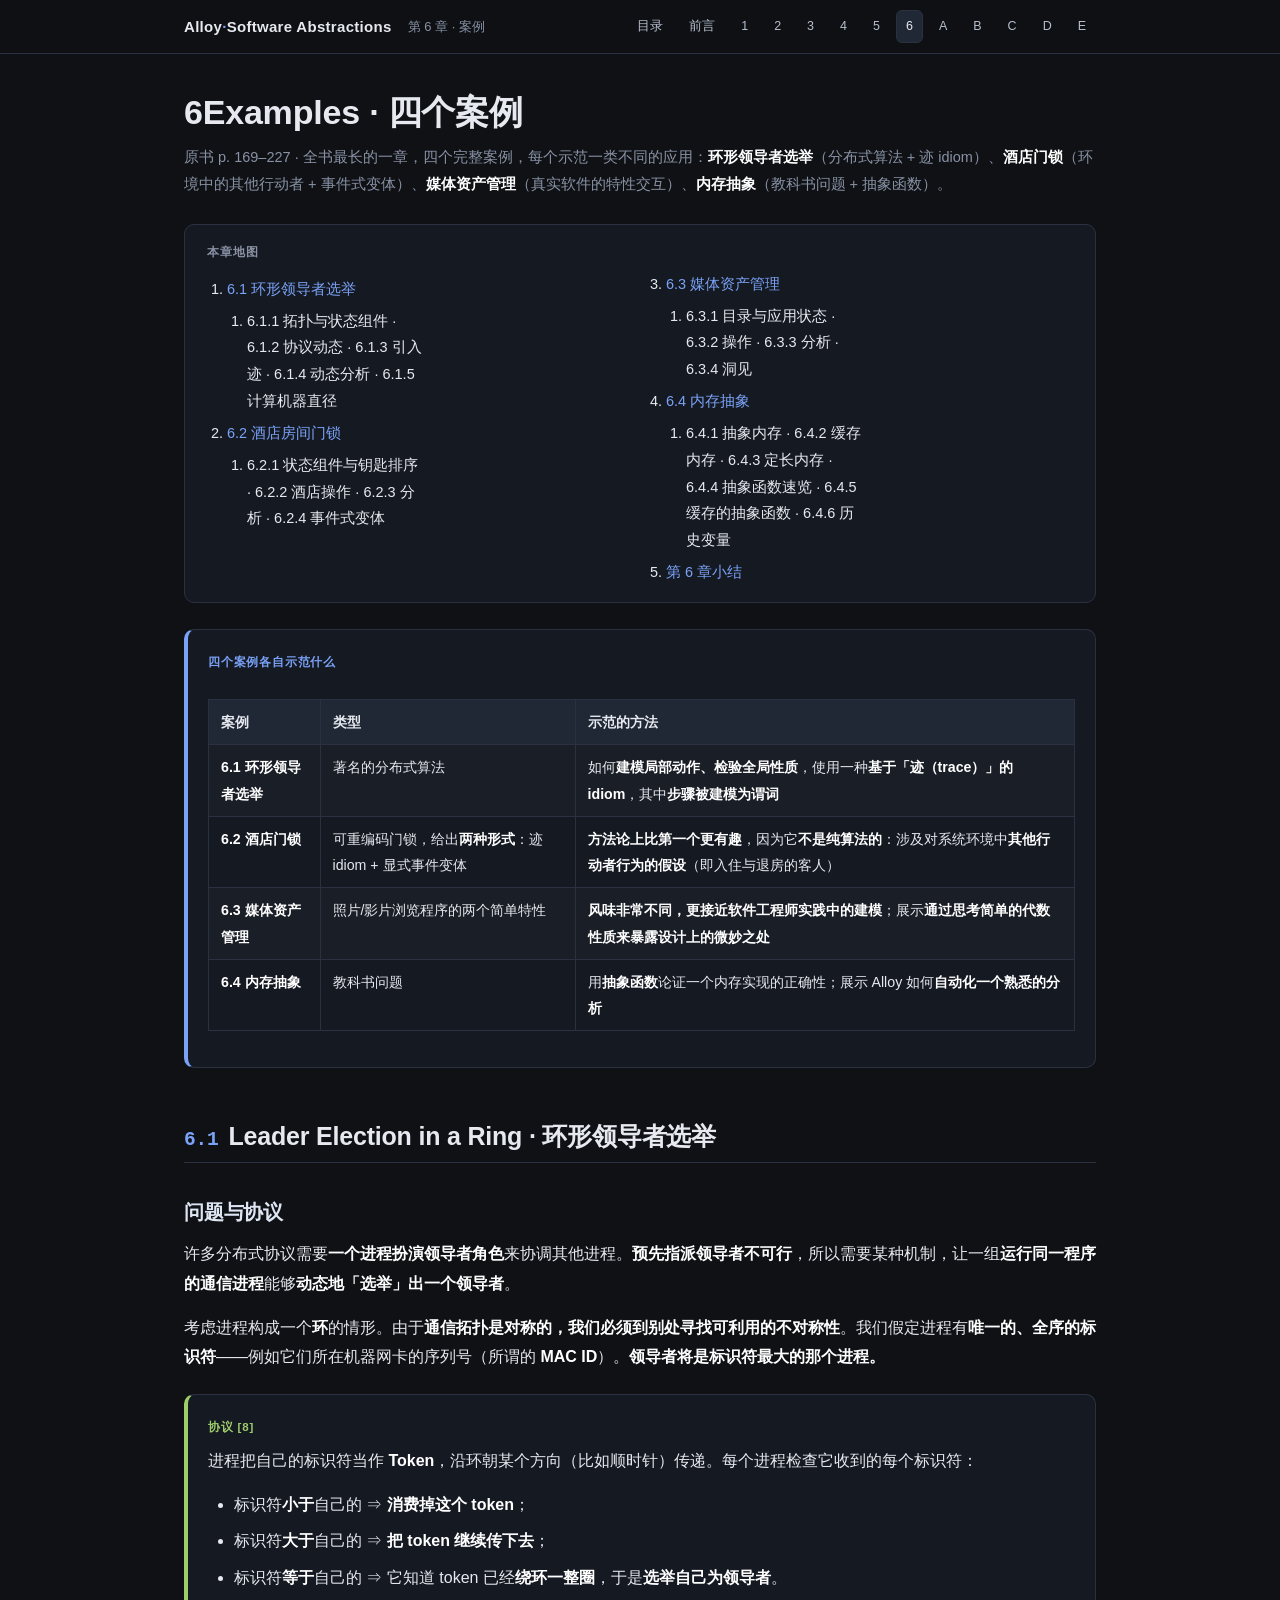
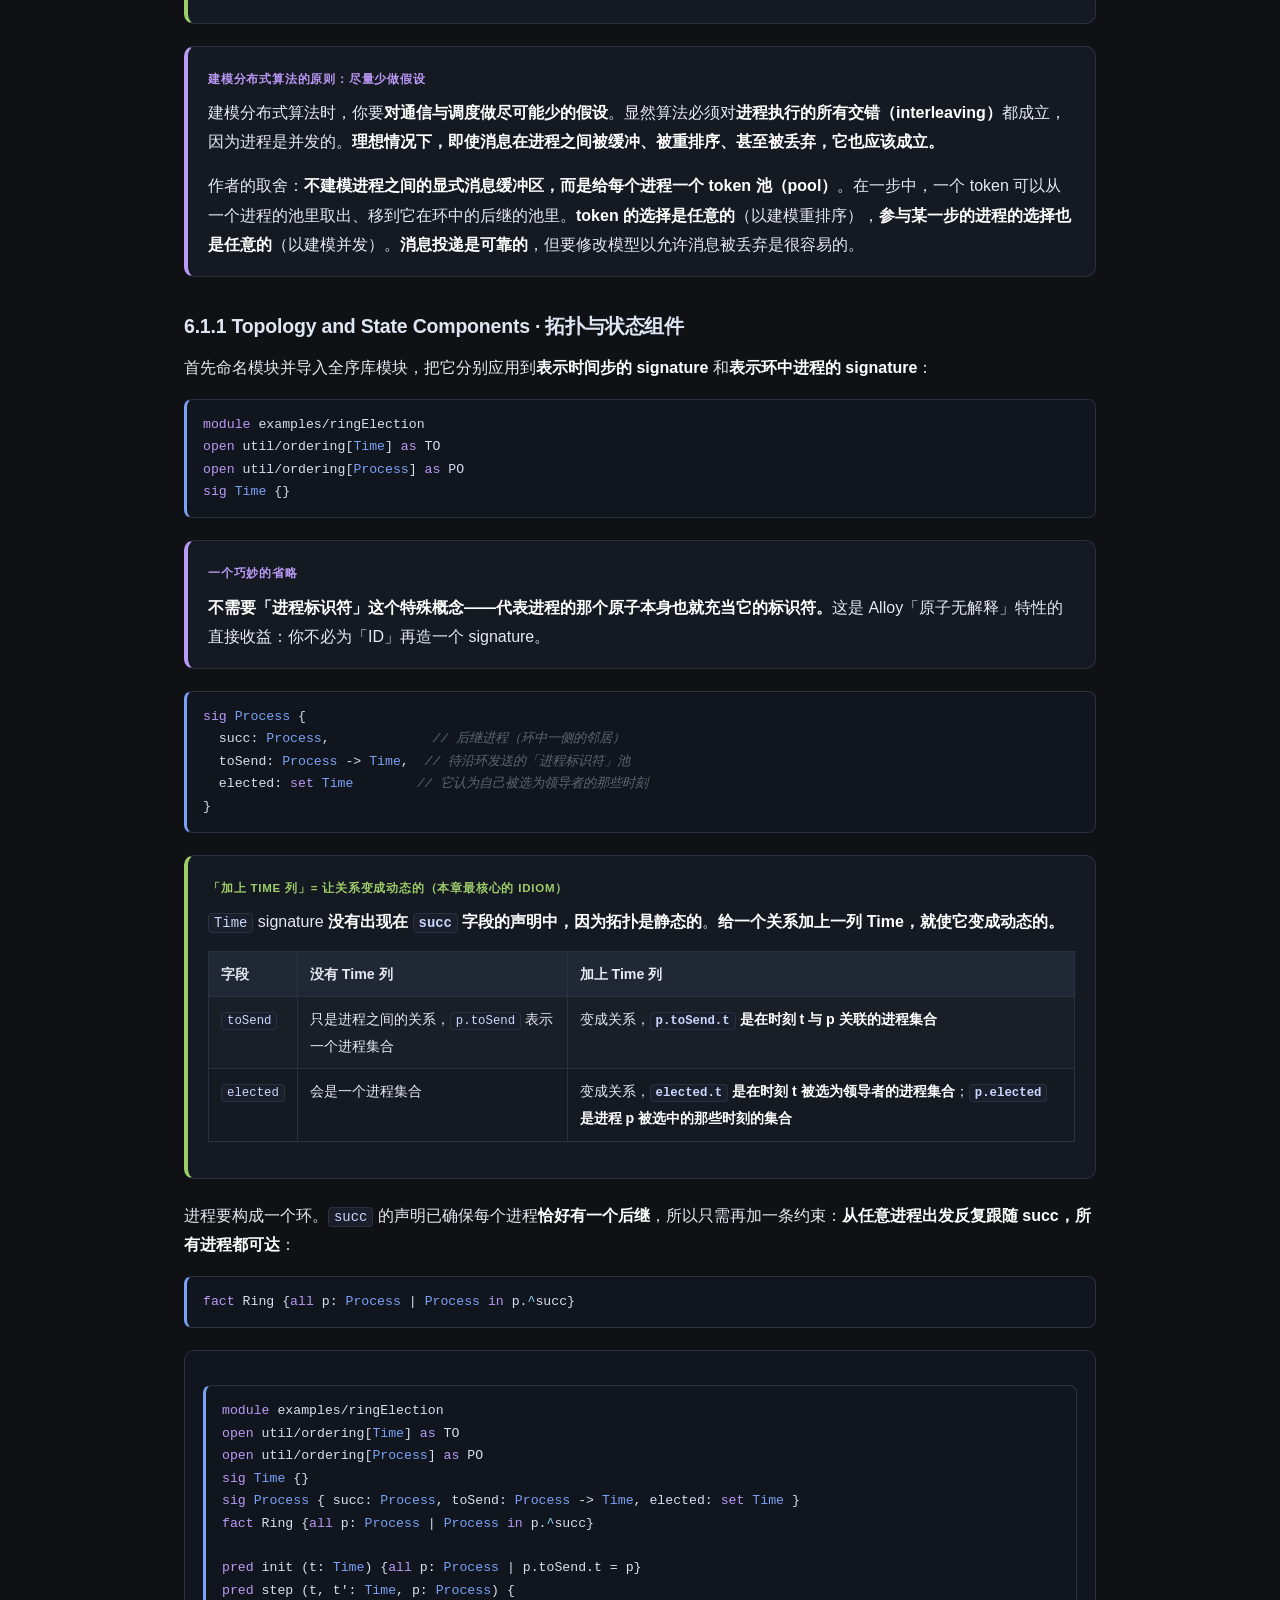
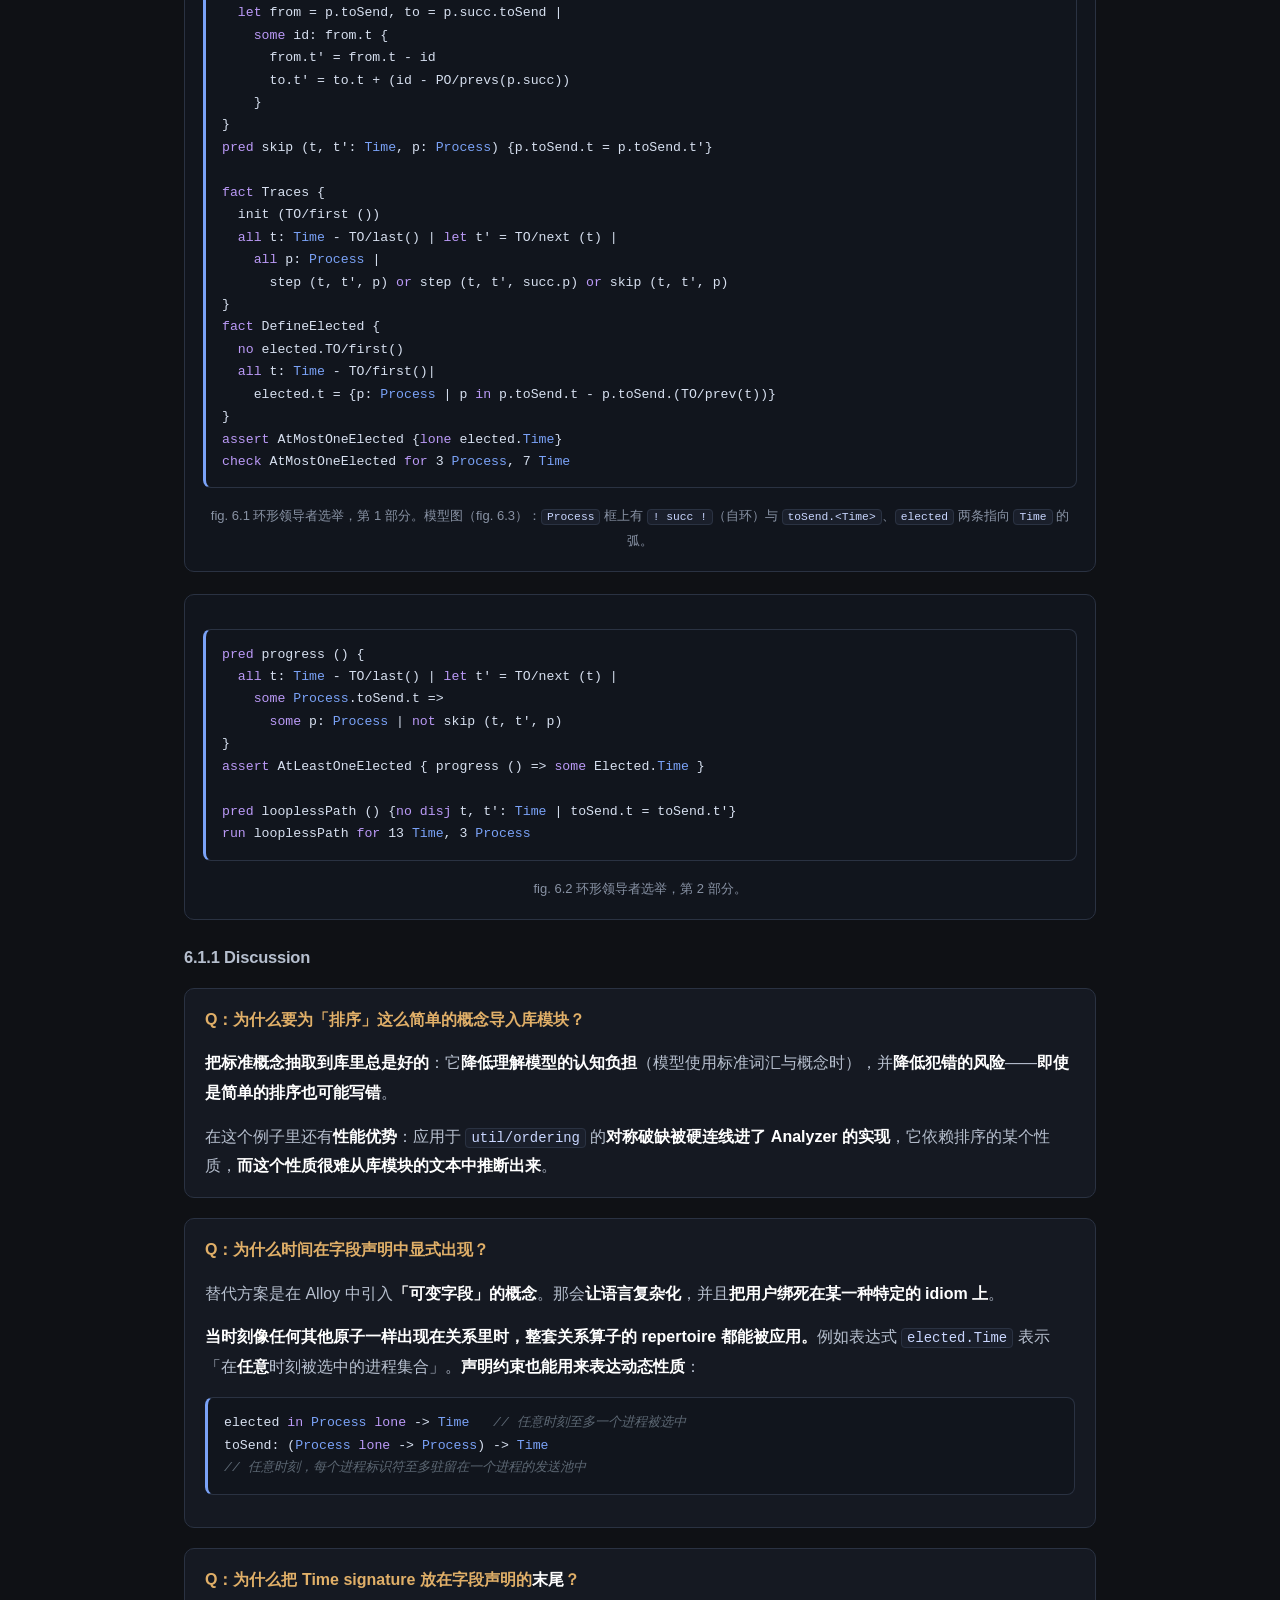
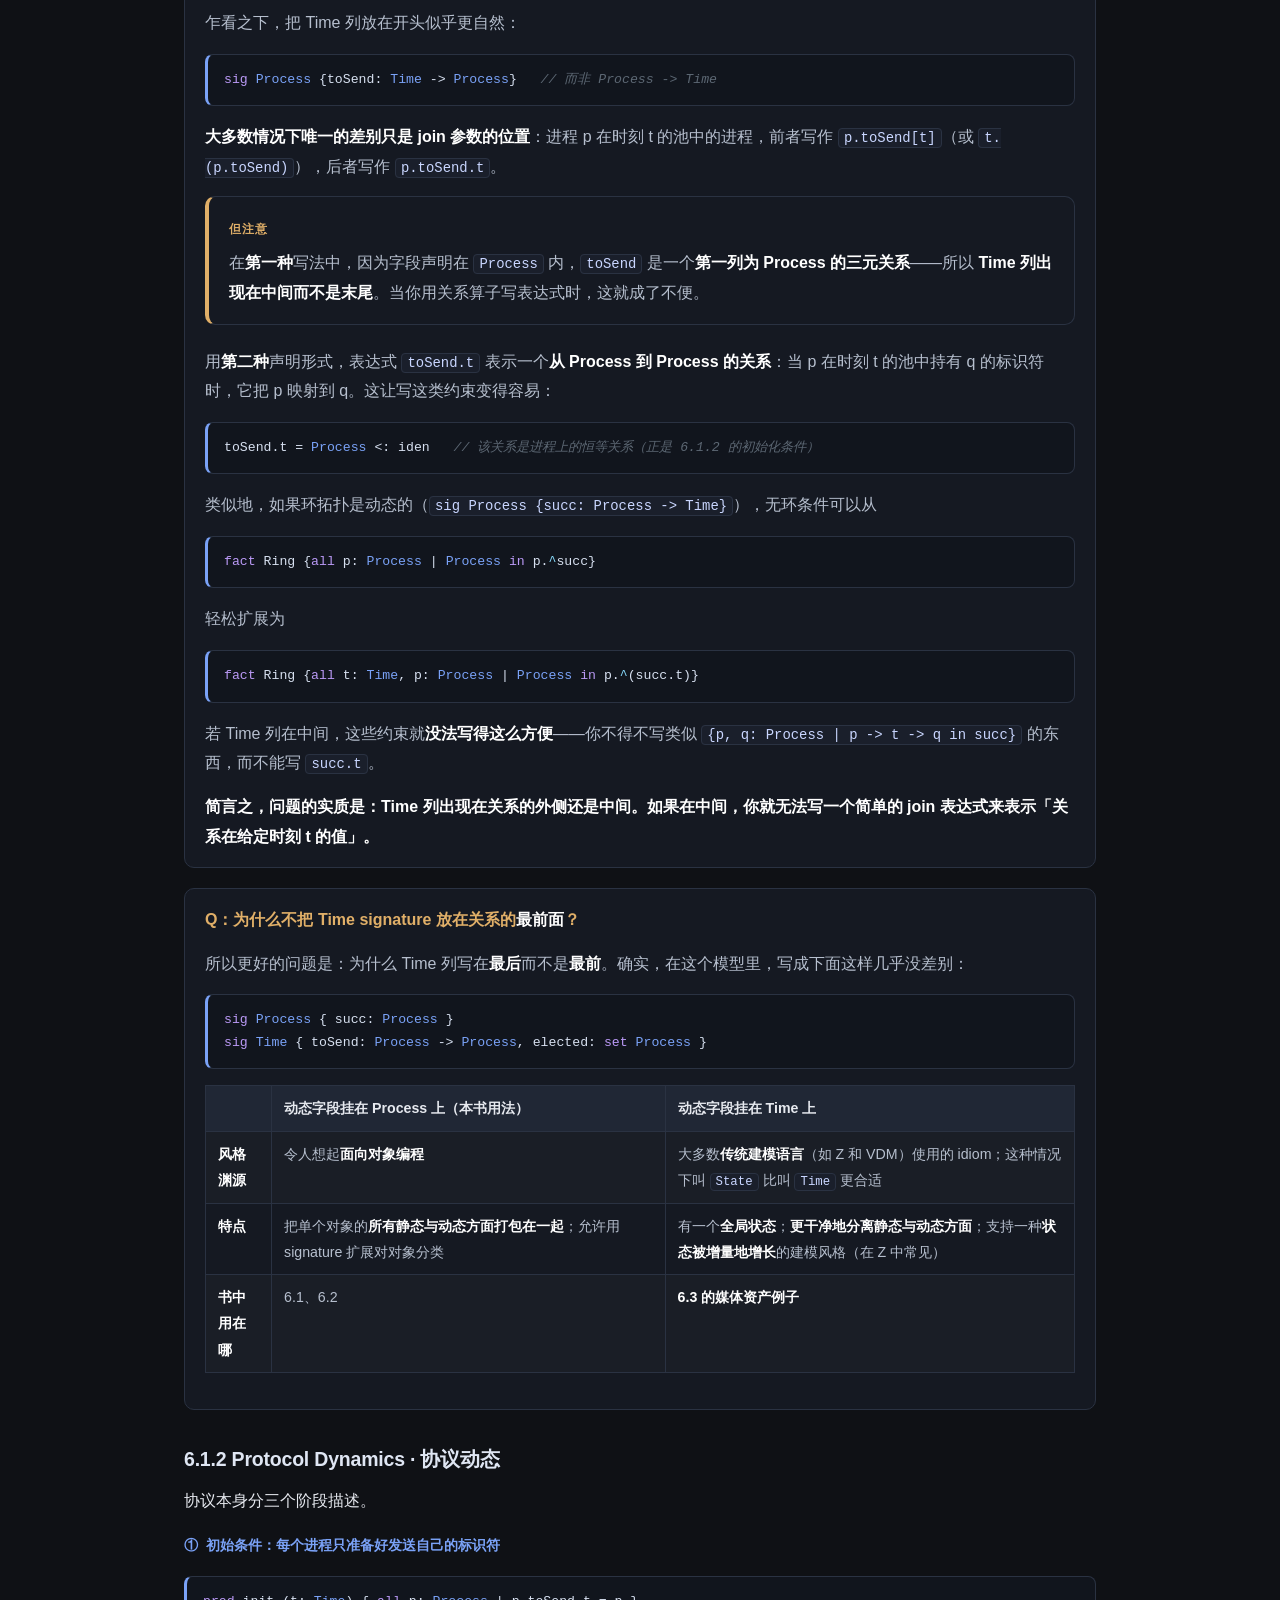
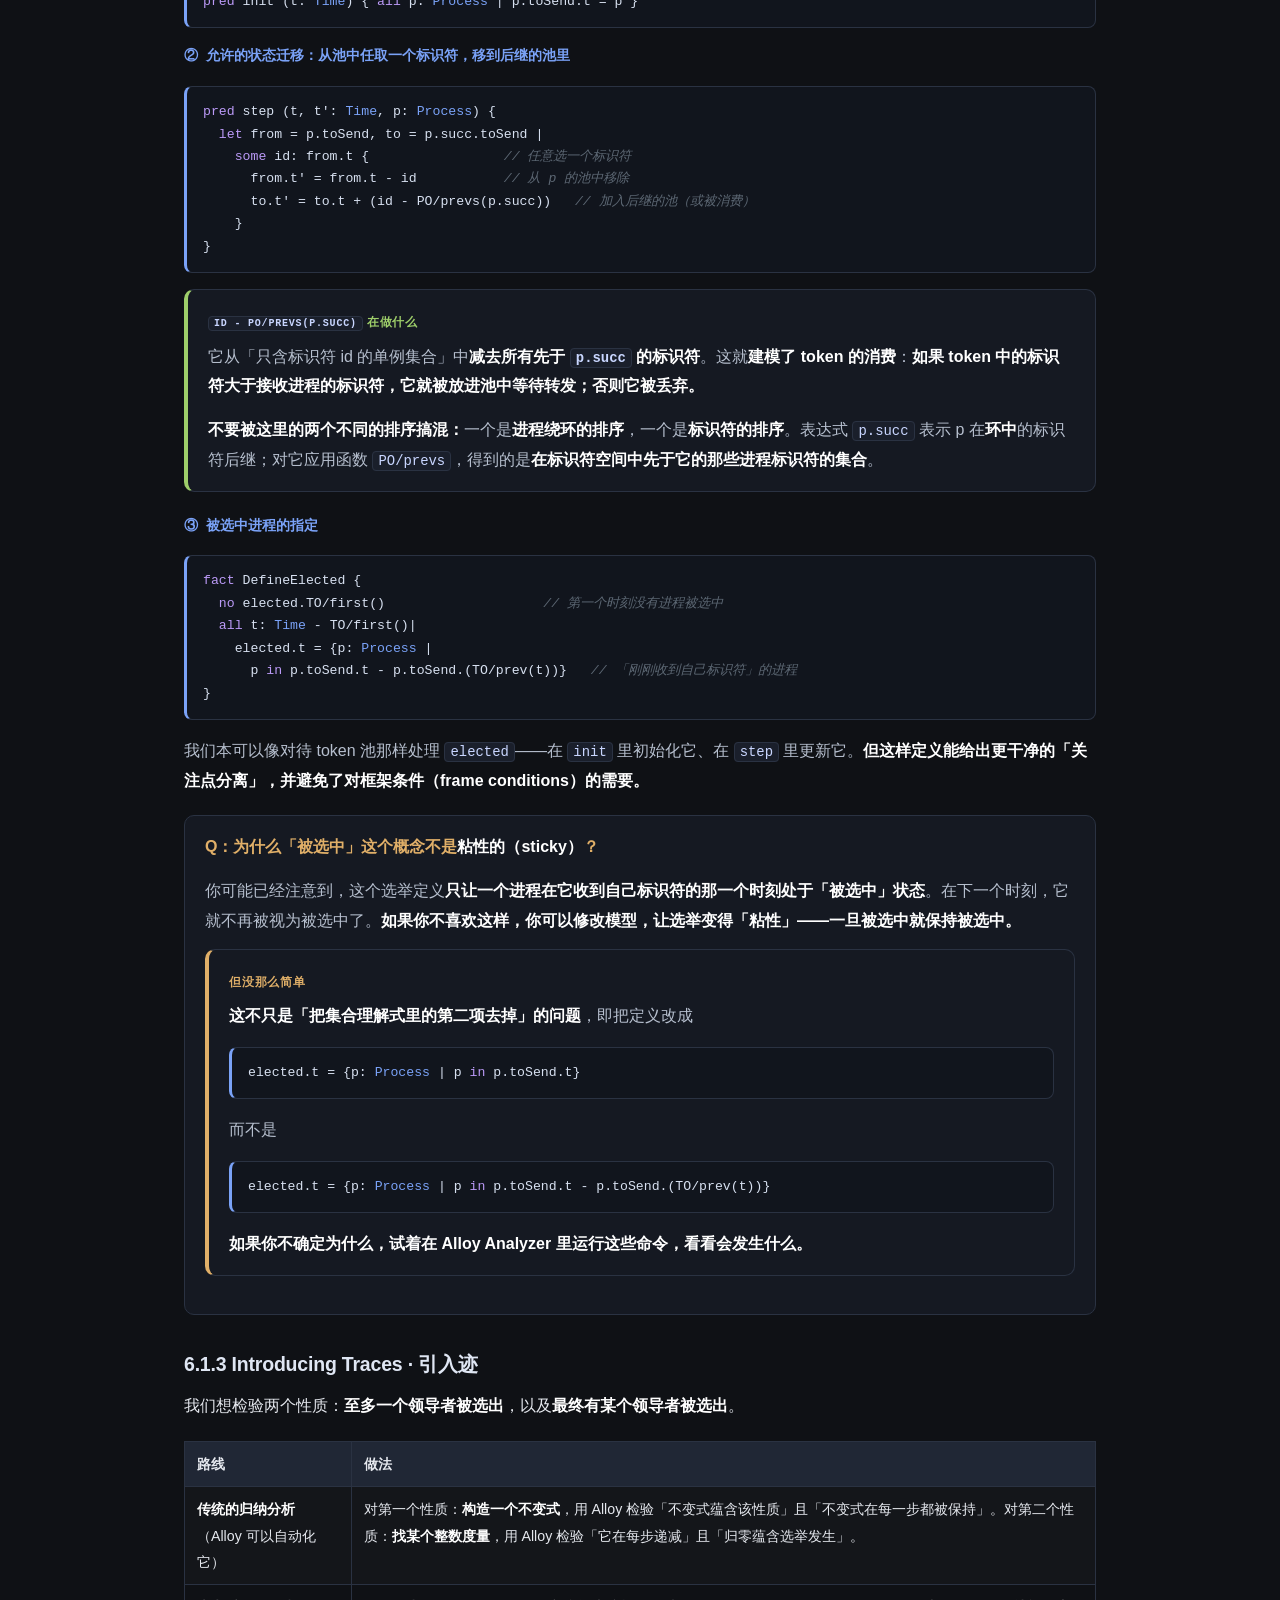
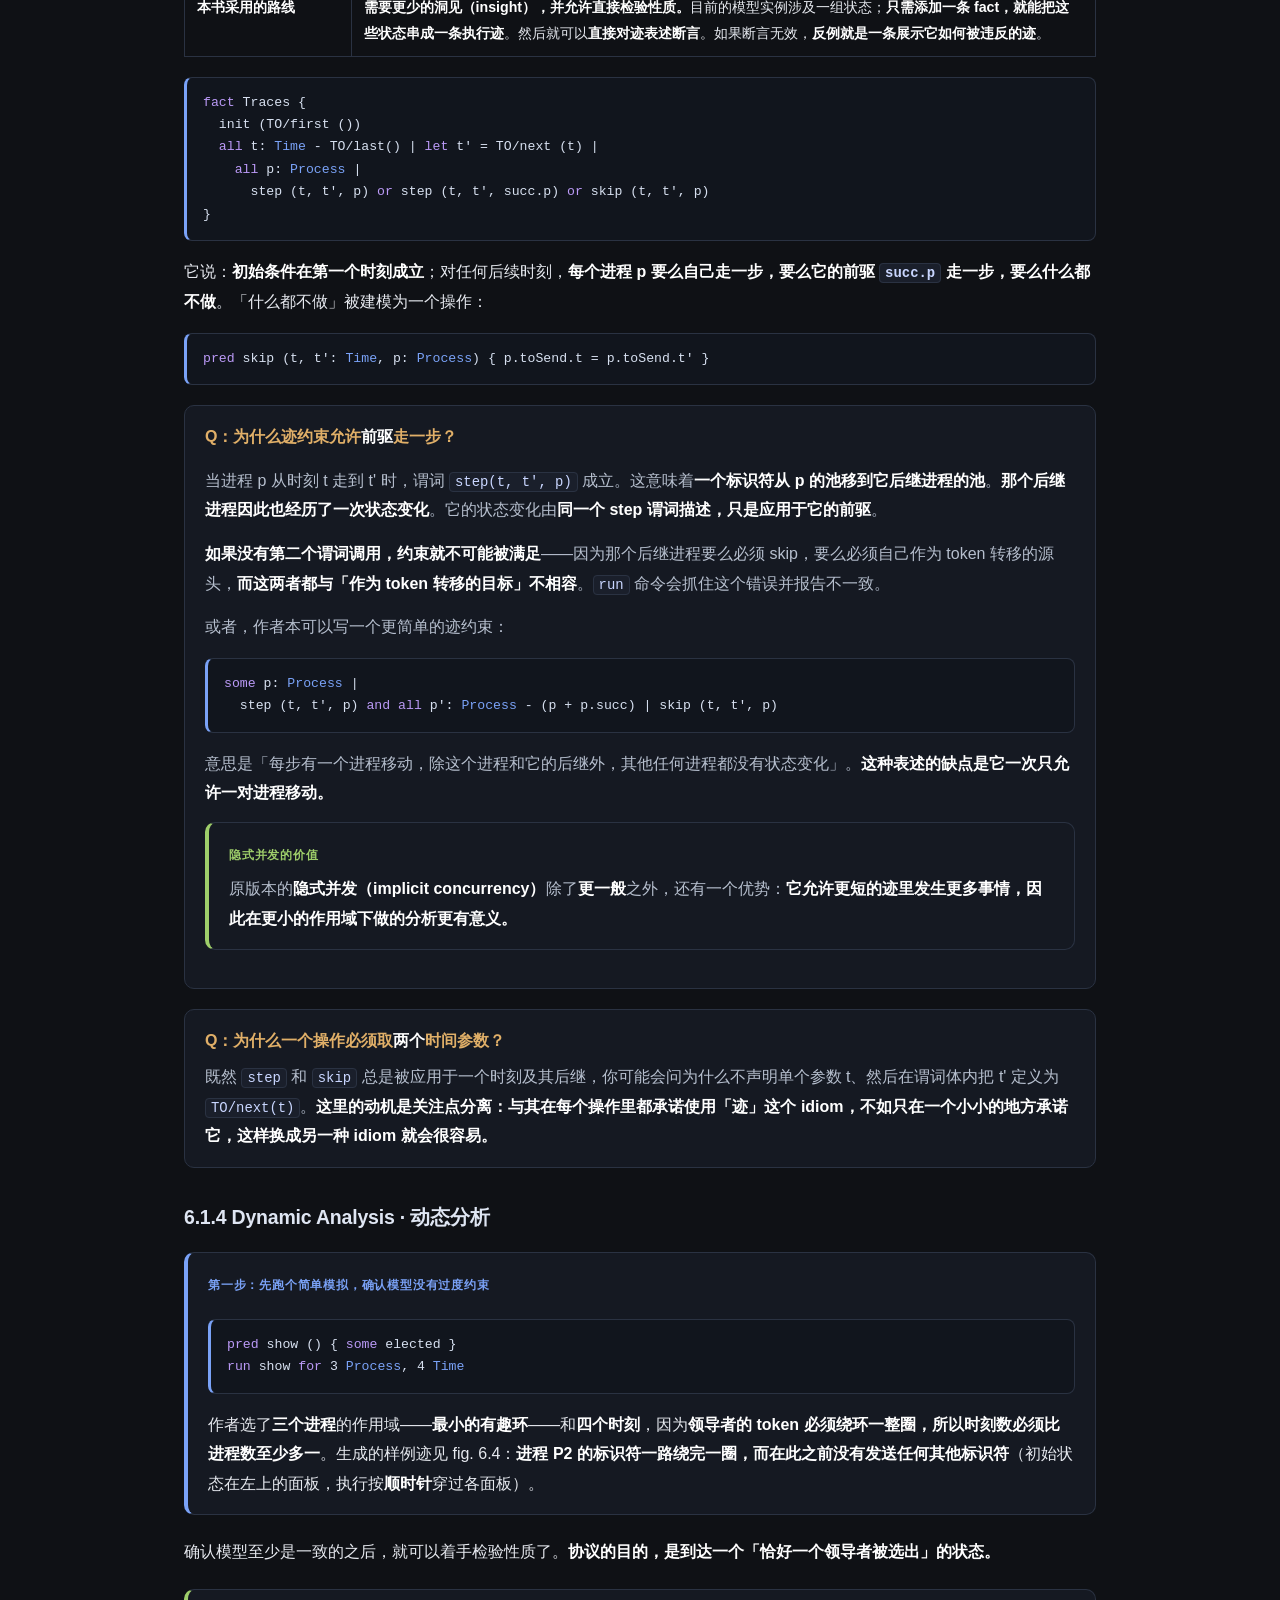
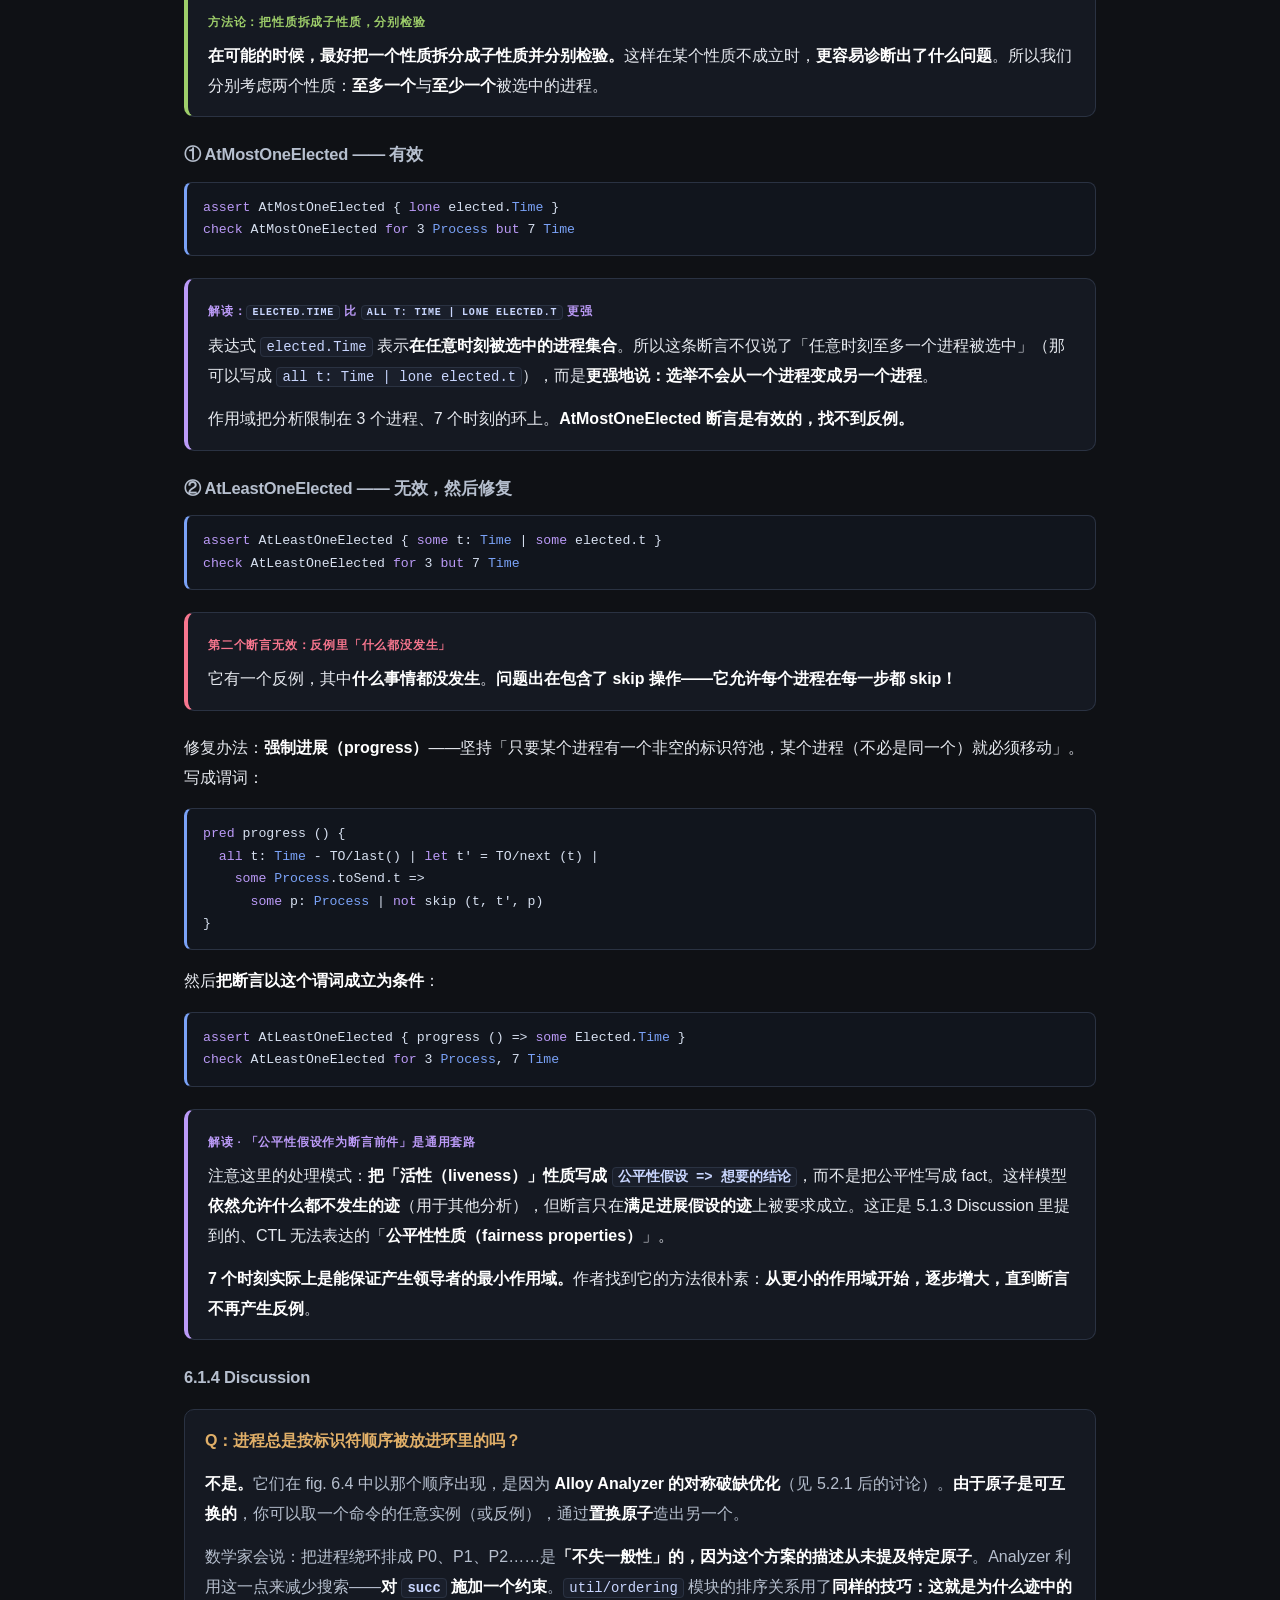
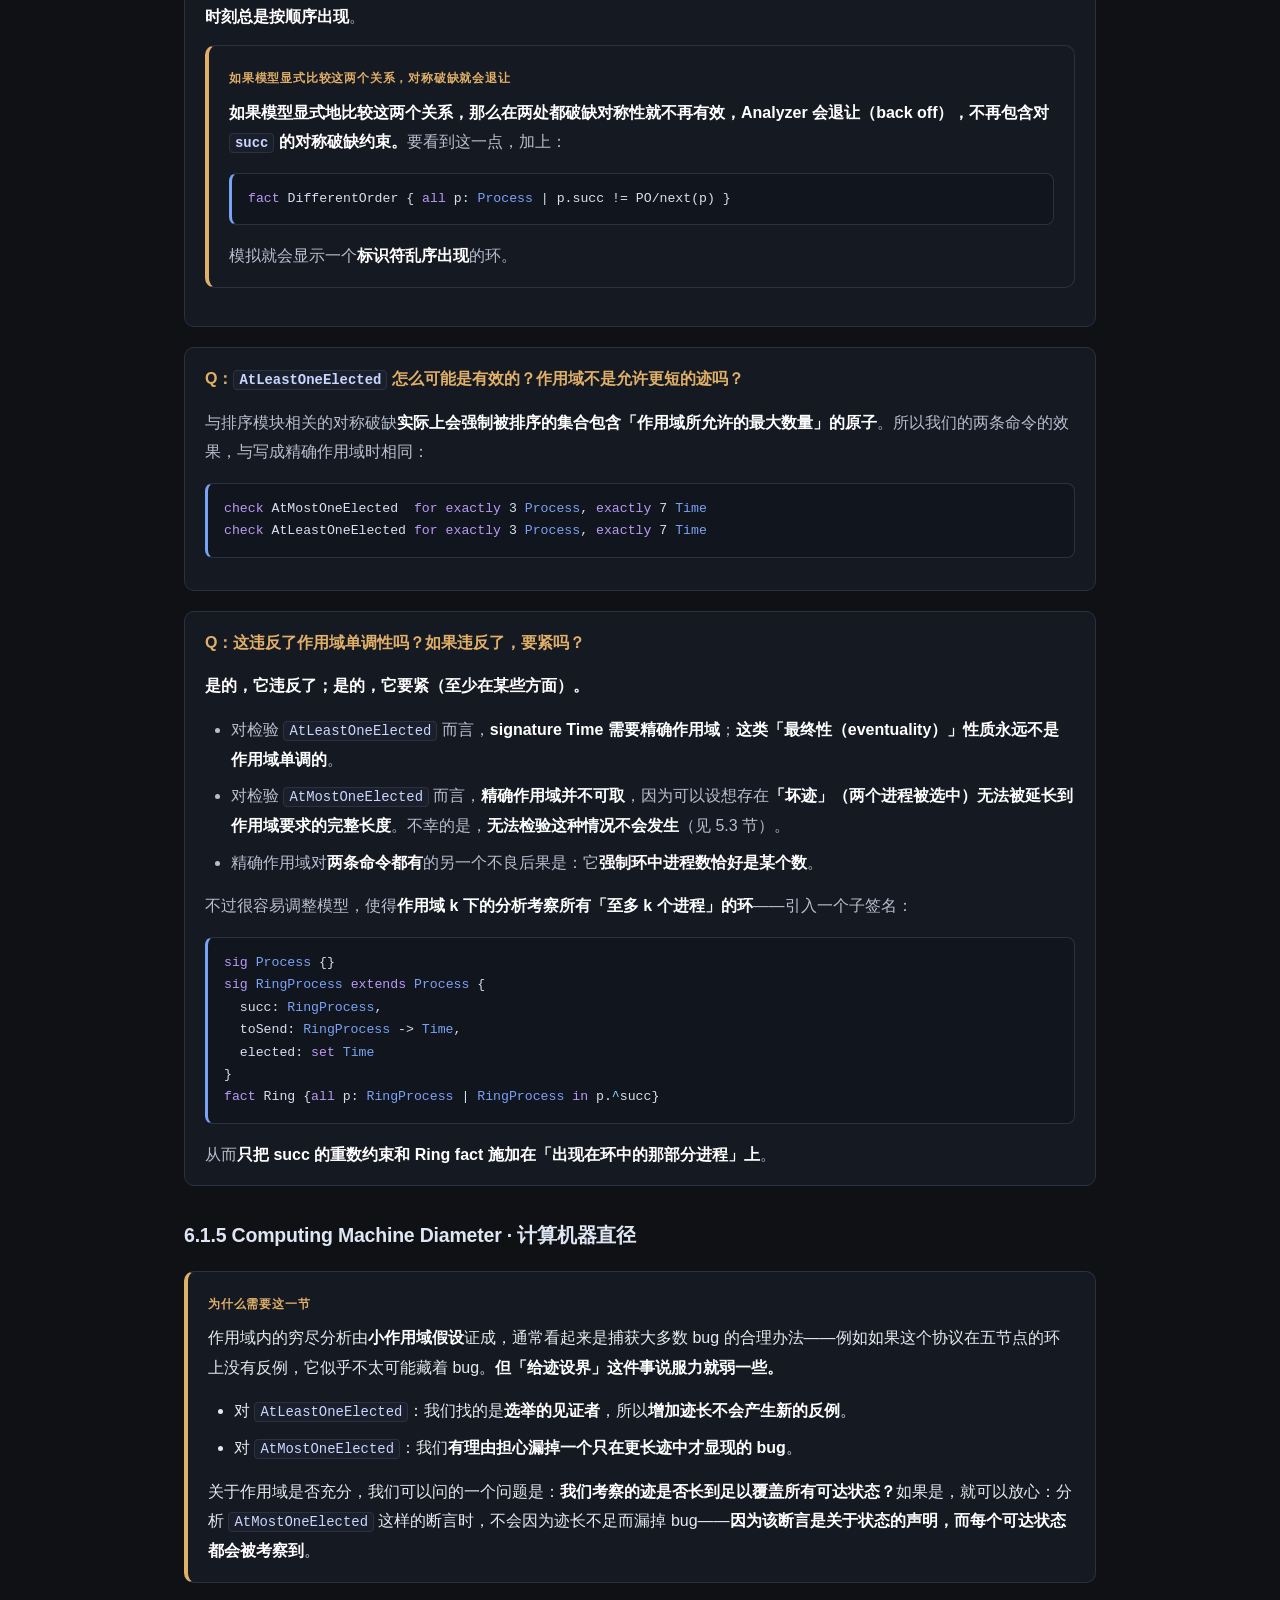
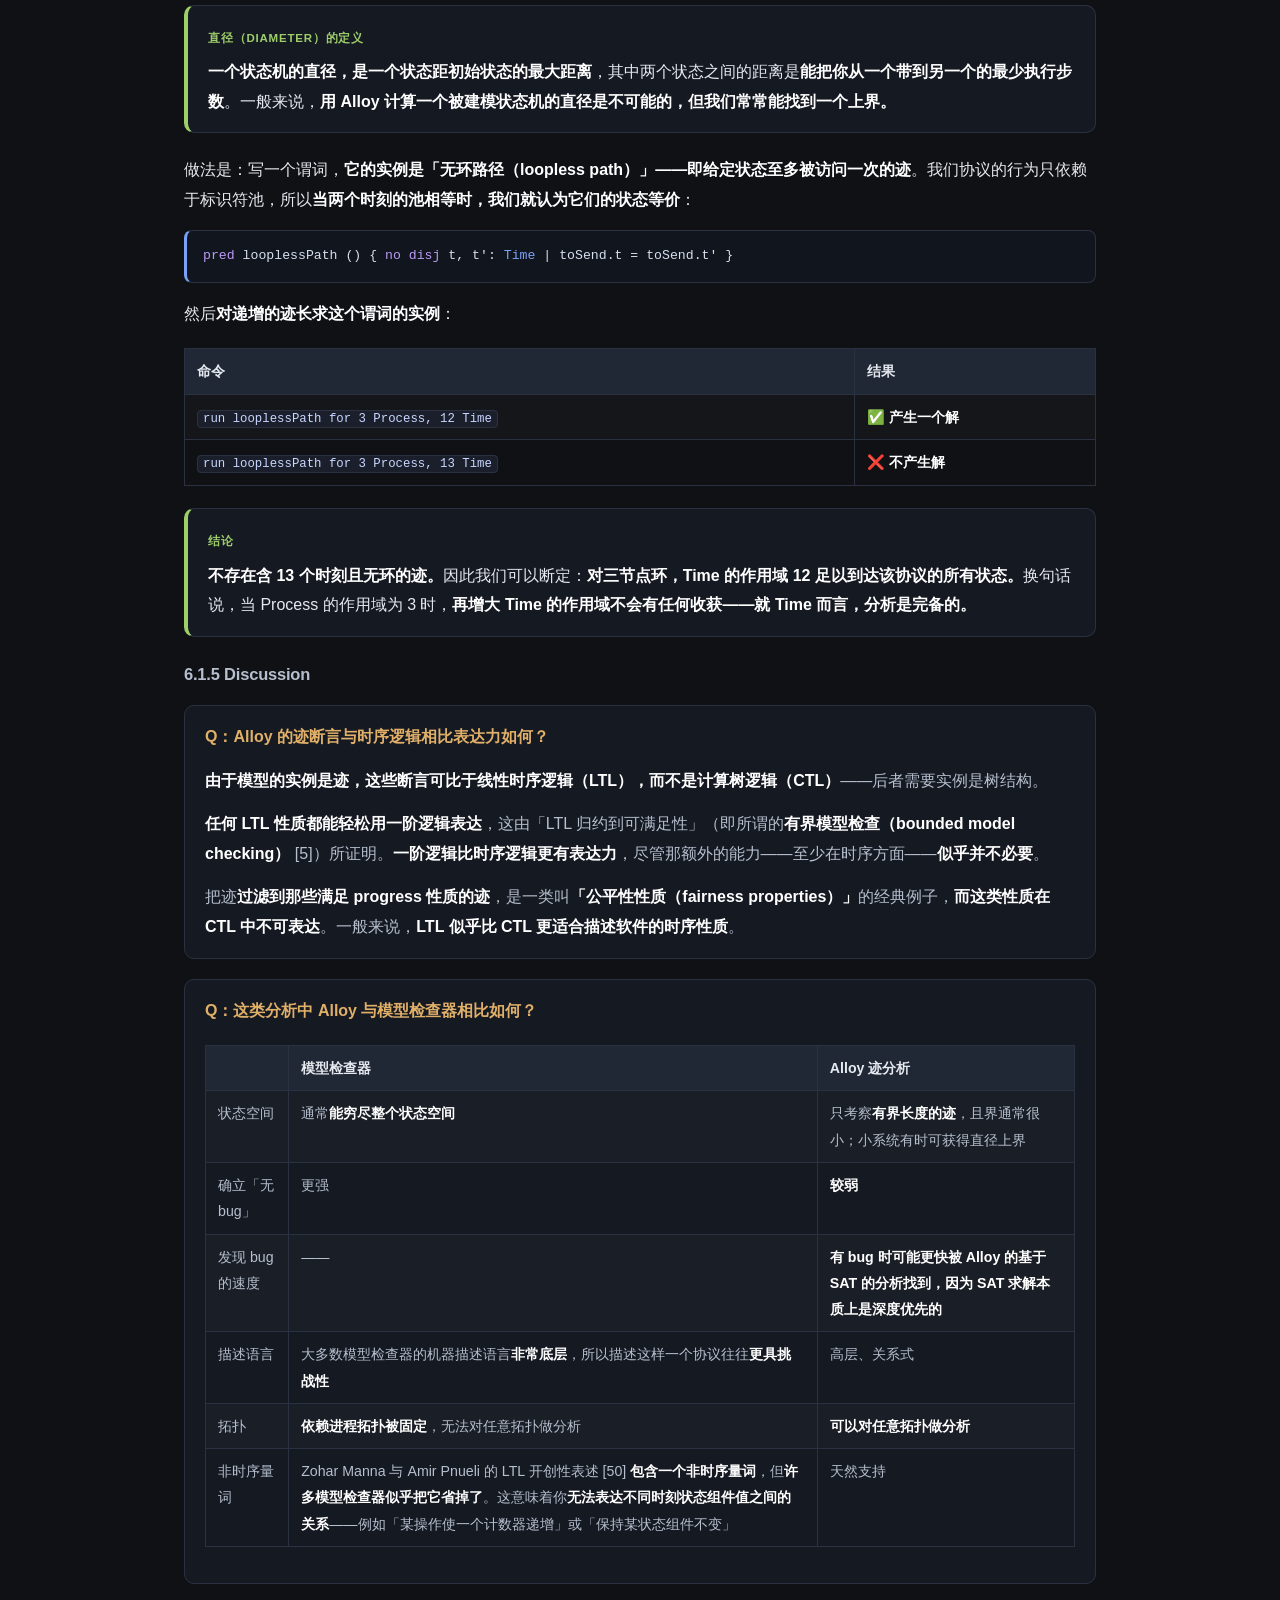
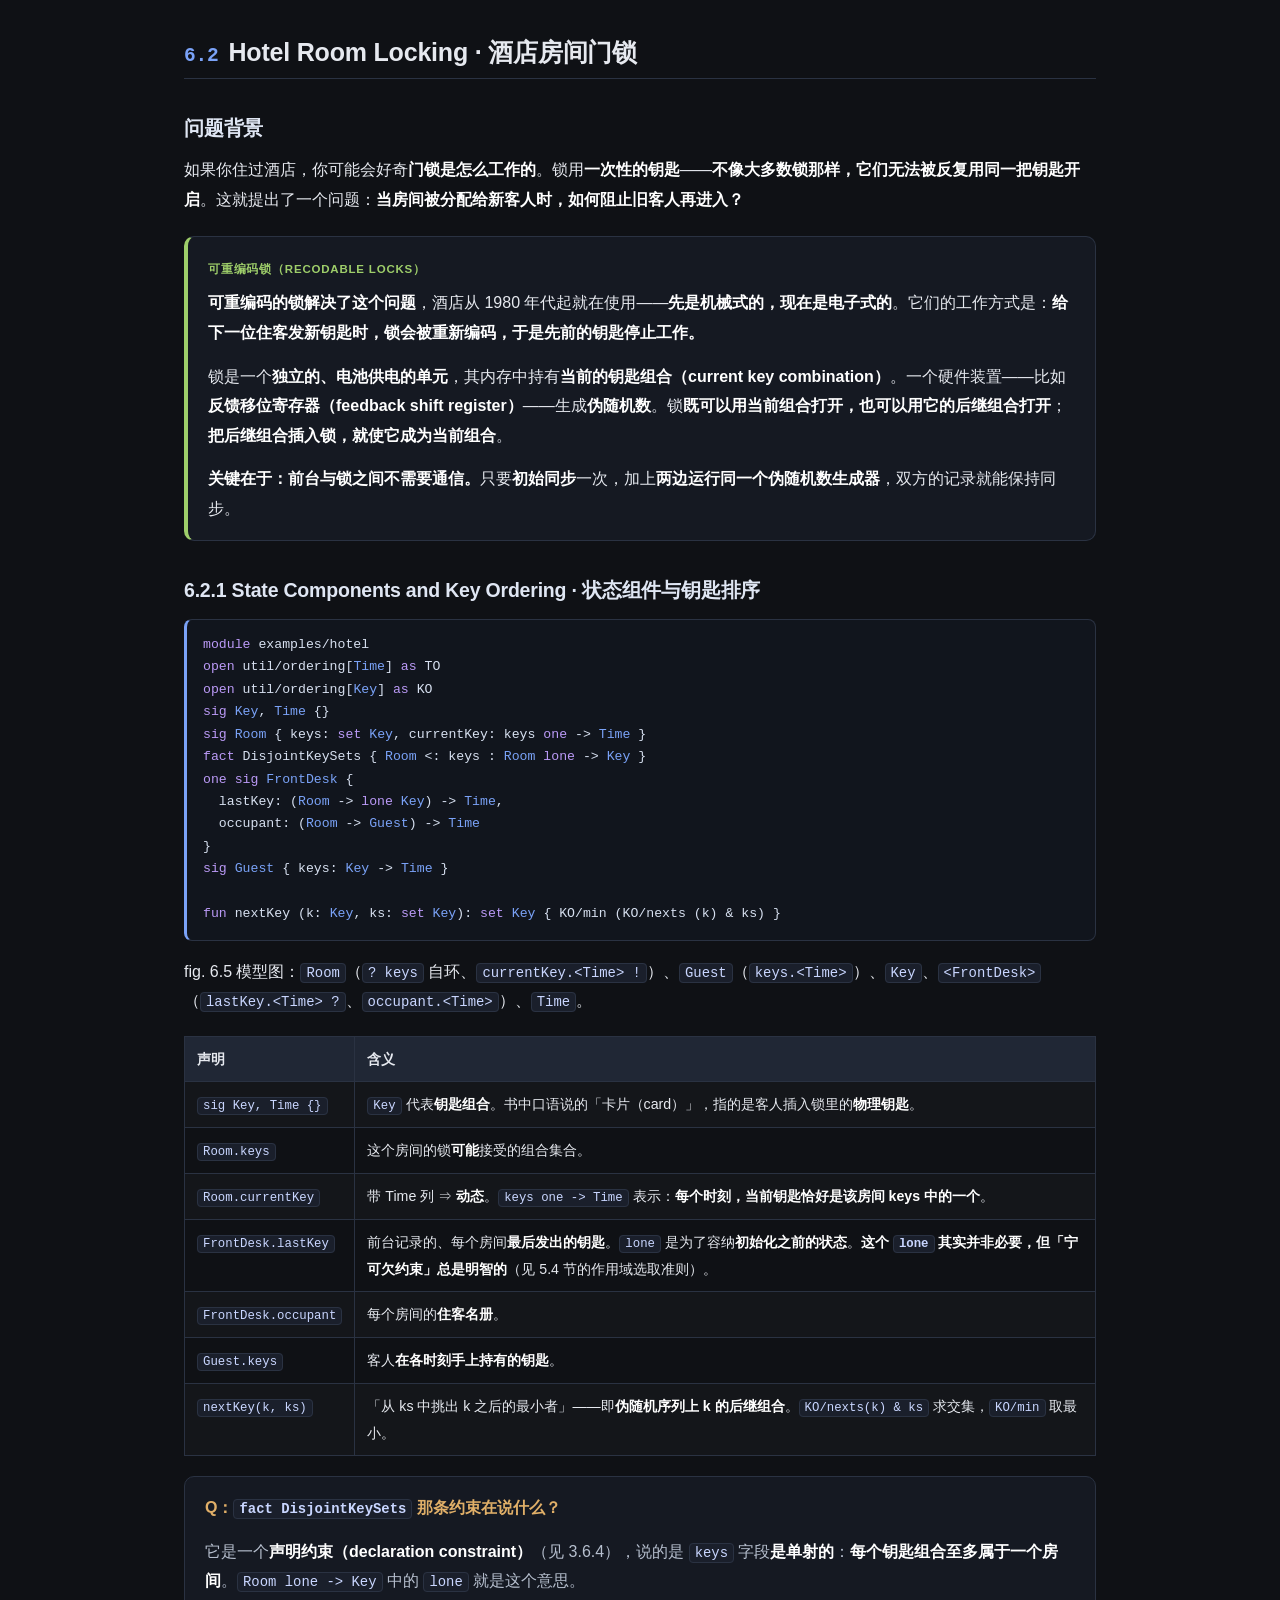
<file: ch6.html>
<!DOCTYPE html>
<html lang="zh-CN">
<head>
<meta charset="utf-8">
<meta name="viewport" content="width=device-width,initial-scale=1">
<title>第 6 章 · Examples 案例 · Software Abstractions 解读</title>
<link rel="stylesheet" href="style.css">
</head>
<body>
<div class="topbar"><div class="topbar-in">
  <div class="brand">Alloy<span>·</span>Software Abstractions</div>
  <div class="crumb">第 6 章 · 案例</div>
  <nav class="navlinks">
    <a href="index.html">目录</a>
    <a href="preface.html">前言</a>
    <a href="ch1.html">1</a><a href="ch2.html">2</a><a href="ch3.html">3</a>
    <a href="ch4.html">4</a><a href="ch5.html">5</a><a href="ch6.html" class="on">6</a>
    <a href="appA.html">A</a><a href="appB.html">B</a><a href="appC.html">C</a>
    <a href="appD.html">D</a><a href="appE.html">E</a>
  </nav>
</div></div>

<div class="wrap">
<h1><span class="num">6</span>Examples · 四个案例</h1>
<p class="sub">原书 p. 169–227 · 全书最长的一章，四个完整案例，每个示范一类不同的应用：<strong>环形领导者选举</strong>（分布式算法 + 迹 idiom）、<strong>酒店门锁</strong>（环境中的其他行动者 + 事件式变体）、<strong>媒体资产管理</strong>（真实软件的特性交互）、<strong>内存抽象</strong>（教科书问题 + 抽象函数）。</p>

<div class="toc">
  <div class="t">本章地图</div>
  <ol>
    <li><a href="#s61">6.1 环形领导者选举</a>
      <ol><li>6.1.1 拓扑与状态组件 · 6.1.2 协议动态 · 6.1.3 引入迹 · 6.1.4 动态分析 · 6.1.5 计算机器直径</li></ol></li>
    <li><a href="#s62">6.2 酒店房间门锁</a>
      <ol><li>6.2.1 状态组件与钥匙排序 · 6.2.2 酒店操作 · 6.2.3 分析 · 6.2.4 事件式变体</li></ol></li>
    <li><a href="#s63">6.3 媒体资产管理</a>
      <ol><li>6.3.1 目录与应用状态 · 6.3.2 操作 · 6.3.3 分析 · 6.3.4 洞见</li></ol></li>
    <li><a href="#s64">6.4 内存抽象</a>
      <ol><li>6.4.1 抽象内存 · 6.4.2 缓存内存 · 6.4.3 定长内存 · 6.4.4 抽象函数速览 · 6.4.5 缓存的抽象函数 · 6.4.6 历史变量</li></ol></li>
    <li><a href="#sum">第 6 章小结</a></li>
  </ol>
</div>

<div class="callout">
  <span class="tag">四个案例各自示范什么</span>
  <table>
    <thead><tr><th>案例</th><th>类型</th><th>示范的方法</th></tr></thead>
    <tbody>
      <tr><td><strong>6.1 环形领导者选举</strong></td><td>著名的分布式算法</td><td>如何<strong>建模局部动作、检验全局性质</strong>，使用一种<strong>基于「迹（trace）」的 idiom</strong>，其中<strong>步骤被建模为谓词</strong></td></tr>
      <tr><td><strong>6.2 酒店门锁</strong></td><td>可重编码门锁，给出<strong>两种形式</strong>：迹 idiom + 显式事件变体</td><td><strong>方法论上比第一个更有趣</strong>，因为它<strong>不是纯算法的</strong>：涉及对系统环境中<strong>其他行动者行为的假设</strong>（即入住与退房的客人）</td></tr>
      <tr><td><strong>6.3 媒体资产管理</strong></td><td>照片/影片浏览程序的两个简单特性</td><td><strong>风味非常不同，更接近软件工程师实践中的建模</strong>；展示<strong>通过思考简单的代数性质来暴露设计上的微妙之处</strong></td></tr>
      <tr><td><strong>6.4 内存抽象</strong></td><td>教科书问题</td><td>用<strong>抽象函数</strong>论证一个内存实现的正确性；展示 Alloy 如何<strong>自动化一个熟悉的分析</strong></td></tr>
    </tbody>
  </table>
</div>

<h2 id="s61"><span class="num">6.1</span>Leader Election in a Ring · 环形领导者选举</h2>

<h3>问题与协议</h3>
<p>许多分布式协议需要<strong>一个进程扮演领导者角色</strong>来协调其他进程。<strong>预先指派领导者不可行</strong>，所以需要某种机制，让一组<strong>运行同一程序的通信进程</strong>能够<strong>动态地「选举」出一个领导者</strong>。</p>
<p>考虑进程构成一个<strong>环</strong>的情形。由于<strong>通信拓扑是对称的，我们必须到别处寻找可利用的不对称性</strong>。我们假定进程有<strong>唯一的、全序的标识符</strong>——例如它们所在机器网卡的序列号（所谓的 <strong>MAC ID</strong>）。<strong>领导者将是标识符最大的那个进程。</strong></p>
<div class="callout key">
  <span class="tag">协议 [8]</span>
  <p>进程把自己的标识符当作 <strong>Token</strong>，沿环朝某个方向（比如顺时针）传递。每个进程检查它收到的每个标识符：</p>
  <ul>
    <li>标识符<strong>小于</strong>自己的 ⇒ <strong>消费掉这个 token</strong>；</li>
    <li>标识符<strong>大于</strong>自己的 ⇒ <strong>把 token 继续传下去</strong>；</li>
    <li>标识符<strong>等于</strong>自己的 ⇒ 它知道 token 已经<strong>绕环一整圈</strong>，于是<strong>选举自己为领导者</strong>。</li>
  </ul>
</div>

<div class="callout idea">
  <span class="tag">建模分布式算法的原则：尽量少做假设</span>
  <p>建模分布式算法时，你要<strong>对通信与调度做尽可能少的假设</strong>。显然算法必须对<strong>进程执行的所有交错（interleaving）</strong>都成立，因为进程是并发的。<strong>理想情况下，即使消息在进程之间被缓冲、被重排序、甚至被丢弃，它也应该成立。</strong></p>
  <p>作者的取舍：<strong>不建模进程之间的显式消息缓冲区，而是给每个进程一个 token 池（pool）</strong>。在一步中，一个 token 可以从一个进程的池里取出、移到它在环中的后继的池里。<strong>token 的选择是任意的</strong>（以建模重排序），<strong>参与某一步的进程的选择也是任意的</strong>（以建模并发）。<strong>消息投递是可靠的</strong>，但要修改模型以允许消息被丢弃是很容易的。</p>
</div>

<h3>6.1.1 Topology and State Components · 拓扑与状态组件</h3>
<p>首先命名模块并导入全序库模块，把它分别应用到<strong>表示时间步的 signature</strong> 和<strong>表示环中进程的 signature</strong>：</p>
<pre><code><span class="k">module</span> examples/ringElection
<span class="k">open</span> util/ordering[<span class="t">Time</span>] <span class="k">as</span> TO
<span class="k">open</span> util/ordering[<span class="t">Process</span>] <span class="k">as</span> PO
<span class="k">sig</span> <span class="t">Time</span> {}</code></pre>
<div class="callout idea">
  <span class="tag">一个巧妙的省略</span>
  <p><strong>不需要「进程标识符」这个特殊概念——代表进程的那个原子本身也就充当它的标识符。</strong>这是 Alloy「原子无解释」特性的直接收益：你不必为「ID」再造一个 signature。</p>
</div>

<pre><code><span class="k">sig</span> <span class="t">Process</span> {
  succ: <span class="t">Process</span>,             <span class="c">// 后继进程（环中一侧的邻居）</span>
  toSend: <span class="t">Process</span> -&gt; <span class="t">Time</span>,  <span class="c">// 待沿环发送的「进程标识符」池</span>
  elected: <span class="k">set</span> <span class="t">Time</span>        <span class="c">// 它认为自己被选为领导者的那些时刻</span>
}</code></pre>

<div class="callout key">
  <span class="tag">「加上 Time 列」= 让关系变成动态的（本章最核心的 idiom）</span>
  <p><code>Time</code> signature <strong>没有出现在 <code>succ</code> 字段的声明中，因为拓扑是静态的</strong>。<strong>给一个关系加上一列 Time，就使它变成动态的。</strong></p>
  <table style="margin-top:.6em">
    <thead><tr><th>字段</th><th>没有 Time 列</th><th>加上 Time 列</th></tr></thead>
    <tbody>
      <tr><td><code>toSend</code></td><td>只是进程之间的关系，<code>p.toSend</code> 表示一个进程集合</td><td>变成关系，<strong><code>p.toSend.t</code> 是在时刻 t 与 p 关联的进程集合</strong></td></tr>
      <tr><td><code>elected</code></td><td>会是一个进程集合</td><td>变成关系，<strong><code>elected.t</code> 是在时刻 t 被选为领导者的进程集合</strong>；<strong><code>p.elected</code> 是进程 p 被选中的那些时刻的集合</strong></td></tr>
    </tbody>
  </table>
</div>

<p>进程要构成一个环。<code>succ</code> 的声明已确保每个进程<strong>恰好有一个后继</strong>，所以只需再加一条约束：<strong>从任意进程出发反复跟随 succ，所有进程都可达</strong>：</p>
<pre><code><span class="k">fact</span> Ring {<span class="k">all</span> p: <span class="t">Process</span> | <span class="t">Process</span> <span class="k">in</span> p.<span class="o">^</span>succ}</code></pre>

<div class="fig">
<pre><code><span class="k">module</span> examples/ringElection
<span class="k">open</span> util/ordering[<span class="t">Time</span>] <span class="k">as</span> TO
<span class="k">open</span> util/ordering[<span class="t">Process</span>] <span class="k">as</span> PO
<span class="k">sig</span> <span class="t">Time</span> {}
<span class="k">sig</span> <span class="t">Process</span> { succ: <span class="t">Process</span>, toSend: <span class="t">Process</span> -&gt; <span class="t">Time</span>, elected: <span class="k">set</span> <span class="t">Time</span> }
<span class="k">fact</span> Ring {<span class="k">all</span> p: <span class="t">Process</span> | <span class="t">Process</span> <span class="k">in</span> p.<span class="o">^</span>succ}

<span class="k">pred</span> init (t: <span class="t">Time</span>) {<span class="k">all</span> p: <span class="t">Process</span> | p.toSend.t = p}
<span class="k">pred</span> step (t, t': <span class="t">Time</span>, p: <span class="t">Process</span>) {
  <span class="k">let</span> from = p.toSend, to = p.succ.toSend |
    <span class="k">some</span> id: from.t {
      from.t' = from.t - id
      to.t' = to.t + (id - PO/prevs(p.succ))
    }
}
<span class="k">pred</span> skip (t, t': <span class="t">Time</span>, p: <span class="t">Process</span>) {p.toSend.t = p.toSend.t'}

<span class="k">fact</span> Traces {
  init (TO/first ())
  <span class="k">all</span> t: <span class="t">Time</span> - TO/last() | <span class="k">let</span> t' = TO/next (t) |
    <span class="k">all</span> p: <span class="t">Process</span> |
      step (t, t', p) <span class="k">or</span> step (t, t', succ.p) <span class="k">or</span> skip (t, t', p)
}
<span class="k">fact</span> DefineElected {
  <span class="k">no</span> elected.TO/first()
  <span class="k">all</span> t: <span class="t">Time</span> - TO/first()|
    elected.t = {p: <span class="t">Process</span> | p <span class="k">in</span> p.toSend.t - p.toSend.(TO/prev(t))}
}
<span class="k">assert</span> AtMostOneElected {<span class="k">lone</span> elected.<span class="t">Time</span>}
<span class="k">check</span> AtMostOneElected <span class="k">for</span> 3 <span class="t">Process</span>, 7 <span class="t">Time</span></code></pre>
<div class="cap">fig. 6.1 环形领导者选举，第 1 部分。模型图（fig. 6.3）：<code>Process</code> 框上有 <code>! succ !</code>（自环）与 <code>toSend.&lt;Time&gt;</code>、<code>elected</code> 两条指向 <code>Time</code> 的弧。</div>
</div>

<div class="fig">
<pre><code><span class="k">pred</span> progress () {
  <span class="k">all</span> t: <span class="t">Time</span> - TO/last() | <span class="k">let</span> t' = TO/next (t) |
    <span class="k">some</span> <span class="t">Process</span>.toSend.t =&gt;
      <span class="k">some</span> p: <span class="t">Process</span> | <span class="k">not</span> skip (t, t', p)
}
<span class="k">assert</span> AtLeastOneElected { progress () =&gt; <span class="k">some</span> Elected.<span class="t">Time</span> }

<span class="k">pred</span> looplessPath () {<span class="k">no disj</span> t, t': <span class="t">Time</span> | toSend.t = toSend.t'}
<span class="k">run</span> looplessPath <span class="k">for</span> 13 <span class="t">Time</span>, 3 <span class="t">Process</span></code></pre>
<div class="cap">fig. 6.2 环形领导者选举，第 2 部分。</div>
</div>

<h4>6.1.1 Discussion</h4>
<div class="qa">
  <div class="q">Q：为什么要为「排序」这么简单的概念导入库模块？</div>
  <div class="a"><p><strong>把标准概念抽取到库里总是好的</strong>：它<strong>降低理解模型的认知负担</strong>（模型使用标准词汇与概念时），并<strong>降低犯错的风险</strong>——<strong>即使是简单的排序也可能写错</strong>。</p>
  <p>在这个例子里还有<strong>性能优势</strong>：应用于 <code>util/ordering</code> 的<strong>对称破缺被硬连线进了 Analyzer 的实现</strong>，它依赖排序的某个性质，<strong>而这个性质很难从库模块的文本中推断出来</strong>。</p></div>
</div>

<div class="qa">
  <div class="q">Q：为什么时间在字段声明中显式出现？</div>
  <div class="a"><p>替代方案是在 Alloy 中引入<strong>「可变字段」的概念</strong>。那会<strong>让语言复杂化</strong>，并且<strong>把用户绑死在某一种特定的 idiom 上</strong>。</p>
  <p><strong>当时刻像任何其他原子一样出现在关系里时，整套关系算子的 repertoire 都能被应用。</strong>例如表达式 <code>elected.Time</code> 表示「在<strong>任意</strong>时刻被选中的进程集合」。<strong>声明约束也能用来表达动态性质</strong>：</p>
<pre><code>elected <span class="k">in</span> <span class="t">Process</span> <span class="k">lone</span> -&gt; <span class="t">Time</span>   <span class="c">// 任意时刻至多一个进程被选中</span>
toSend: (<span class="t">Process</span> <span class="k">lone</span> -&gt; <span class="t">Process</span>) -&gt; <span class="t">Time</span>
<span class="c">// 任意时刻，每个进程标识符至多驻留在一个进程的发送池中</span></code></pre></div>
</div>

<div class="qa">
  <div class="q">Q：为什么把 Time signature 放在字段声明的<strong>末尾</strong>？</div>
  <div class="a"><p>乍看之下，把 Time 列放在开头似乎更自然：</p>
<pre><code><span class="k">sig</span> <span class="t">Process</span> {toSend: <span class="t">Time</span> -&gt; <span class="t">Process</span>}   <span class="c">// 而非 Process -&gt; Time</span></code></pre>
<p><strong>大多数情况下唯一的差别只是 join 参数的位置</strong>：进程 p 在时刻 t 的池中的进程，前者写作 <code>p.toSend[t]</code>（或 <code>t.(p.toSend)</code>），后者写作 <code>p.toSend.t</code>。</p>
<div class="callout warn" style="margin-top:.6em">
  <span class="tag">但注意</span>
  <p>在<strong>第一种</strong>写法中，因为字段声明在 <code>Process</code> 内，<code>toSend</code> 是一个<strong>第一列为 Process 的三元关系</strong>——所以 <strong>Time 列出现在中间而不是末尾</strong>。当你用关系算子写表达式时，这就成了不便。</p>
</div>
<p>用<strong>第二种</strong>声明形式，表达式 <code>toSend.t</code> 表示一个<strong>从 Process 到 Process 的关系</strong>：当 p 在时刻 t 的池中持有 q 的标识符时，它把 p 映射到 q。这让写这类约束变得容易：</p>
<pre><code>toSend.t = <span class="t">Process</span> &lt;: iden   <span class="c">// 该关系是进程上的恒等关系（正是 6.1.2 的初始化条件）</span></code></pre>
<p>类似地，如果环拓扑是动态的（<code>sig Process {succ: Process -&gt; Time}</code>），无环条件可以从</p>
<pre><code><span class="k">fact</span> Ring {<span class="k">all</span> p: <span class="t">Process</span> | <span class="t">Process</span> <span class="k">in</span> p.<span class="o">^</span>succ}</code></pre>
<p>轻松扩展为</p>
<pre><code><span class="k">fact</span> Ring {<span class="k">all</span> t: <span class="t">Time</span>, p: <span class="t">Process</span> | <span class="t">Process</span> <span class="k">in</span> p.<span class="o">^</span>(succ.t)}</code></pre>
<p>若 Time 列在中间，这些约束就<strong>没法写得这么方便</strong>——你不得不写类似 <code>{p, q: Process | p -&gt; t -&gt; q in succ}</code> 的东西，而不能写 <code>succ.t</code>。</p>
<p><strong>简言之，问题的实质是：Time 列出现在关系的外侧还是中间。如果在中间，你就无法写一个简单的 join 表达式来表示「关系在给定时刻 t 的值」。</strong></p></div>
</div>

<div class="qa">
  <div class="q">Q：为什么不把 Time signature 放在关系的<strong>最前面</strong>？</div>
  <div class="a"><p>所以更好的问题是：为什么 Time 列写在<strong>最后</strong>而不是<strong>最前</strong>。确实，在这个模型里，写成下面这样几乎没差别：</p>
<pre><code><span class="k">sig</span> <span class="t">Process</span> { succ: <span class="t">Process</span> }
<span class="k">sig</span> <span class="t">Time</span> { toSend: <span class="t">Process</span> -&gt; <span class="t">Process</span>, elected: <span class="k">set</span> <span class="t">Process</span> }</code></pre>
<table style="margin-top:.6em">
  <thead><tr><th></th><th>动态字段挂在 Process 上（本书用法）</th><th>动态字段挂在 Time 上</th></tr></thead>
  <tbody>
    <tr><td><strong>风格渊源</strong></td><td>令人想起<strong>面向对象编程</strong></td><td>大多数<strong>传统建模语言</strong>（如 Z 和 VDM）使用的 idiom；这种情况下叫 <code>State</code> 比叫 <code>Time</code> 更合适</td></tr>
    <tr><td><strong>特点</strong></td><td>把单个对象的<strong>所有静态与动态方面打包在一起</strong>；允许用 signature 扩展对对象分类</td><td>有一个<strong>全局状态</strong>；<strong>更干净地分离静态与动态方面</strong>；支持一种<strong>状态被增量地增长</strong>的建模风格（在 Z 中常见）</td></tr>
    <tr><td><strong>书中用在哪</strong></td><td>6.1、6.2</td><td><strong>6.3 的媒体资产例子</strong></td></tr>
  </tbody>
</table></div>
</div>

<h3>6.1.2 Protocol Dynamics · 协议动态</h3>
<p>协议本身分三个阶段描述。</p>
<dl class="term">
  <dt>① 初始条件：每个进程只准备好发送自己的标识符</dt>
  <dd><pre><code><span class="k">pred</span> init (t: <span class="t">Time</span>) { <span class="k">all</span> p: <span class="t">Process</span> | p.toSend.t = p }</code></pre></dd>
  <dt>② 允许的状态迁移：从池中任取一个标识符，移到后继的池里</dt>
  <dd><pre><code><span class="k">pred</span> step (t, t': <span class="t">Time</span>, p: <span class="t">Process</span>) {
  <span class="k">let</span> from = p.toSend, to = p.succ.toSend |
    <span class="k">some</span> id: from.t {                 <span class="c">// 任意选一个标识符</span>
      from.t' = from.t - id           <span class="c">// 从 p 的池中移除</span>
      to.t' = to.t + (id - PO/prevs(p.succ))   <span class="c">// 加入后继的池（或被消费）</span>
    }
}</code></pre>
  <div class="callout key" style="margin-top:.5em">
    <span class="tag"><code>id - PO/prevs(p.succ)</code> 在做什么</span>
    <p>它从「只含标识符 id 的单例集合」中<strong>减去所有先于 <code>p.succ</code> 的标识符</strong>。这就<strong>建模了 token 的消费</strong>：<strong>如果 token 中的标识符大于接收进程的标识符，它就被放进池中等待转发；否则它被丢弃。</strong></p>
    <p><strong>不要被这里的两个不同的排序搞混：</strong>一个是<strong>进程绕环的排序</strong>，一个是<strong>标识符的排序</strong>。表达式 <code>p.succ</code> 表示 p 在<strong>环中</strong>的标识符后继；对它应用函数 <code>PO/prevs</code>，得到的是<strong>在标识符空间中先于它的那些进程标识符的集合</strong>。</p>
  </div></dd>
  <dt>③ 被选中进程的指定</dt>
  <dd><pre><code><span class="k">fact</span> DefineElected {
  <span class="k">no</span> elected.TO/first()                    <span class="c">// 第一个时刻没有进程被选中</span>
  <span class="k">all</span> t: <span class="t">Time</span> - TO/first()|
    elected.t = {p: <span class="t">Process</span> |
      p <span class="k">in</span> p.toSend.t - p.toSend.(TO/prev(t))}   <span class="c">// 「刚刚收到自己标识符」的进程</span>
}</code></pre>
  <p>我们本可以像对待 token 池那样处理 <code>elected</code>——在 <code>init</code> 里初始化它、在 <code>step</code> 里更新它。<strong>但这样定义能给出更干净的「关注点分离」，并避免了对框架条件（frame conditions）的需要。</strong></p></dd>
</dl>

<div class="qa">
  <div class="q">Q：为什么「被选中」这个概念不是<strong>粘性的（sticky）</strong>？</div>
  <div class="a"><p>你可能已经注意到，这个选举定义<strong>只让一个进程在它收到自己标识符的那一个时刻处于「被选中」状态</strong>。在下一个时刻，它就不再被视为被选中了。<strong>如果你不喜欢这样，你可以修改模型，让选举变得「粘性」——一旦被选中就保持被选中。</strong></p>
  <div class="callout warn" style="margin-top:.5em">
    <span class="tag">但没那么简单</span>
    <p><strong>这不只是「把集合理解式里的第二项去掉」的问题</strong>，即把定义改成</p>
<pre><code>elected.t = {p: <span class="t">Process</span> | p <span class="k">in</span> p.toSend.t}</code></pre>
    <p>而不是</p>
<pre><code>elected.t = {p: <span class="t">Process</span> | p <span class="k">in</span> p.toSend.t - p.toSend.(TO/prev(t))}</code></pre>
    <p><strong>如果你不确定为什么，试着在 Alloy Analyzer 里运行这些命令，看看会发生什么。</strong></p>
  </div></div>
</div>

<h3>6.1.3 Introducing Traces · 引入迹</h3>
<p>我们想检验两个性质：<strong>至多一个领导者被选出</strong>，以及<strong>最终有某个领导者被选出</strong>。</p>
<table>
  <thead><tr><th>路线</th><th>做法</th></tr></thead>
  <tbody>
    <tr><td><strong>传统的归纳分析</strong>（Alloy 可以自动化它）</td><td>对第一个性质：<strong>构造一个不变式</strong>，用 Alloy 检验「不变式蕴含该性质」且「不变式在每一步都被保持」。对第二个性质：<strong>找某个整数度量</strong>，用 Alloy 检验「它在每步递减」且「归零蕴含选举发生」。</td></tr>
    <tr><td><strong>本书采用的路线</strong></td><td><strong>需要更少的洞见（insight），并允许直接检验性质。</strong>目前的模型实例涉及一组状态；<strong>只需添加一条 fact，就能把这些状态串成一条执行迹</strong>。然后就可以<strong>直接对迹表述断言</strong>。如果断言无效，<strong>反例就是一条展示它如何被违反的迹</strong>。</td></tr>
  </tbody>
</table>
<pre><code><span class="k">fact</span> Traces {
  init (TO/first ())
  <span class="k">all</span> t: <span class="t">Time</span> - TO/last() | <span class="k">let</span> t' = TO/next (t) |
    <span class="k">all</span> p: <span class="t">Process</span> |
      step (t, t', p) <span class="k">or</span> step (t, t', succ.p) <span class="k">or</span> skip (t, t', p)
}</code></pre>
<p>它说：<strong>初始条件在第一个时刻成立</strong>；对任何后续时刻，<strong>每个进程 p 要么自己走一步，要么它的前驱 <code>succ.p</code> 走一步，要么什么都不做</strong>。「什么都不做」被建模为一个操作：</p>
<pre><code><span class="k">pred</span> skip (t, t': <span class="t">Time</span>, p: <span class="t">Process</span>) { p.toSend.t = p.toSend.t' }</code></pre>

<div class="qa">
  <div class="q">Q：为什么迹约束允许<strong>前驱</strong>走一步？</div>
  <div class="a"><p>当进程 p 从时刻 t 走到 t' 时，谓词 <code>step(t, t', p)</code> 成立。这意味着<strong>一个标识符从 p 的池移到它后继进程的池</strong>。<strong>那个后继进程因此也经历了一次状态变化</strong>。它的状态变化由<strong>同一个 step 谓词描述，只是应用于它的前驱</strong>。</p>
  <p><strong>如果没有第二个谓词调用，约束就不可能被满足</strong>——因为那个后继进程要么必须 skip，要么必须自己作为 token 转移的源头，<strong>而这两者都与「作为 token 转移的目标」不相容</strong>。<code>run</code> 命令会抓住这个错误并报告不一致。</p>
  <p>或者，作者本可以写一个更简单的迹约束：</p>
<pre><code><span class="k">some</span> p: <span class="t">Process</span> |
  step (t, t', p) <span class="k">and all</span> p': <span class="t">Process</span> - (p + p.succ) | skip (t, t', p)</code></pre>
<p>意思是「每步有一个进程移动，除这个进程和它的后继外，其他任何进程都没有状态变化」。<strong>这种表述的缺点是它一次只允许一对进程移动。</strong></p>
<div class="callout key" style="margin-top:.5em">
  <span class="tag">隐式并发的价值</span>
  <p>原版本的<strong>隐式并发（implicit concurrency）</strong>除了<strong>更一般</strong>之外，还有一个优势：<strong>它允许更短的迹里发生更多事情，因此在更小的作用域下做的分析更有意义。</strong></p>
</div></div>
</div>

<div class="qa">
  <div class="q">Q：为什么一个操作必须取<strong>两个</strong>时间参数？</div>
  <div class="a">既然 <code>step</code> 和 <code>skip</code> 总是被应用于一个时刻及其后继，你可能会问为什么不声明单个参数 t、然后在谓词体内把 t' 定义为 <code>TO/next(t)</code>。<strong>这里的动机是关注点分离：与其在每个操作里都承诺使用「迹」这个 idiom，不如只在一个小小的地方承诺它，这样换成另一种 idiom 就会很容易。</strong></div>
</div>

<h3>6.1.4 Dynamic Analysis · 动态分析</h3>
<div class="callout">
  <span class="tag">第一步：先跑个简单模拟，确认模型没有过度约束</span>
<pre><code><span class="k">pred</span> show () { <span class="k">some</span> elected }
<span class="k">run</span> show <span class="k">for</span> 3 <span class="t">Process</span>, 4 <span class="t">Time</span></code></pre>
  <p>作者选了<strong>三个进程</strong>的作用域——<strong>最小的有趣环</strong>——和<strong>四个时刻</strong>，因为<strong>领导者的 token 必须绕环一整圈，所以时刻数必须比进程数至少多一</strong>。生成的样例迹见 fig. 6.4：<strong>进程 P2 的标识符一路绕完一圈，而在此之前没有发送任何其他标识符</strong>（初始状态在左上的面板，执行按<strong>顺时针</strong>穿过各面板）。</p>
</div>

<p>确认模型至少是一致的之后，就可以着手检验性质了。<strong>协议的目的，是到达一个「恰好一个领导者被选出」的状态。</strong></p>
<div class="callout key">
  <span class="tag">方法论：把性质拆成子性质，分别检验</span>
  <p><strong>在可能的时候，最好把一个性质拆分成子性质并分别检验。</strong>这样在某个性质不成立时，<strong>更容易诊断出了什么问题</strong>。所以我们分别考虑两个性质：<strong>至多一个</strong>与<strong>至少一个</strong>被选中的进程。</p>
</div>

<h4>① AtMostOneElected —— 有效</h4>
<pre><code><span class="k">assert</span> AtMostOneElected { <span class="k">lone</span> elected.<span class="t">Time</span> }
<span class="k">check</span> AtMostOneElected <span class="k">for</span> 3 <span class="t">Process</span> <span class="k">but</span> 7 <span class="t">Time</span></code></pre>
<div class="callout idea">
  <span class="tag">解读：<code>elected.Time</code> 比 <code>all t: Time | lone elected.t</code> 更强</span>
  <p>表达式 <code>elected.Time</code> 表示<strong>在任意时刻被选中的进程集合</strong>。所以这条断言不仅说了「任意时刻至多一个进程被选中」（那可以写成 <code>all t: Time | lone elected.t</code>），而是<strong>更强地说：选举不会从一个进程变成另一个进程</strong>。</p>
  <p>作用域把分析限制在 3 个进程、7 个时刻的环上。<strong>AtMostOneElected 断言是有效的，找不到反例。</strong></p>
</div>

<h4>② AtLeastOneElected —— 无效，然后修复</h4>
<pre><code><span class="k">assert</span> AtLeastOneElected { <span class="k">some</span> t: <span class="t">Time</span> | <span class="k">some</span> elected.t }
<span class="k">check</span> AtLeastOneElected <span class="k">for</span> 3 <span class="k">but</span> 7 <span class="t">Time</span></code></pre>
<div class="callout pit">
  <span class="tag">第二个断言无效：反例里「什么都没发生」</span>
  <p>它有一个反例，其中<strong>什么事情都没发生</strong>。<strong>问题出在包含了 skip 操作——它允许每个进程在每一步都 skip！</strong></p>
</div>
<p>修复办法：<strong>强制进展（progress）</strong>——坚持「只要某个进程有一个非空的标识符池，某个进程（不必是同一个）就必须移动」。写成谓词：</p>
<pre><code><span class="k">pred</span> progress () {
  <span class="k">all</span> t: <span class="t">Time</span> - TO/last() | <span class="k">let</span> t' = TO/next (t) |
    <span class="k">some</span> <span class="t">Process</span>.toSend.t =&gt;
      <span class="k">some</span> p: <span class="t">Process</span> | <span class="k">not</span> skip (t, t', p)
}</code></pre>
<p>然后<strong>把断言以这个谓词成立为条件</strong>：</p>
<pre><code><span class="k">assert</span> AtLeastOneElected { progress () =&gt; <span class="k">some</span> Elected.<span class="t">Time</span> }
<span class="k">check</span> AtLeastOneElected <span class="k">for</span> 3 <span class="t">Process</span>, 7 <span class="t">Time</span></code></pre>
<div class="callout idea">
  <span class="tag">解读 · 「公平性假设作为断言前件」是通用套路</span>
  <p>注意这里的处理模式：<strong>把「活性（liveness）」性质写成 <code>公平性假设 =&gt; 想要的结论</code></strong>，而不是把公平性写成 fact。这样模型<strong>依然允许什么都不发生的迹</strong>（用于其他分析），但断言只在<strong>满足进展假设的迹</strong>上被要求成立。这正是 5.1.3 Discussion 里提到的、CTL 无法表达的「<strong>公平性性质（fairness properties）</strong>」。</p>
  <p><strong>7 个时刻实际上是能保证产生领导者的最小作用域。</strong>作者找到它的方法很朴素：<strong>从更小的作用域开始，逐步增大，直到断言不再产生反例</strong>。</p>
</div>

<h4>6.1.4 Discussion</h4>
<div class="qa">
  <div class="q">Q：进程总是按标识符顺序被放进环里的吗？</div>
  <div class="a"><p><strong>不是。</strong>它们在 fig. 6.4 中以那个顺序出现，是因为 <strong>Alloy Analyzer 的对称破缺优化</strong>（见 5.2.1 后的讨论）。<strong>由于原子是可互换的</strong>，你可以取一个命令的任意实例（或反例），通过<strong>置换原子</strong>造出另一个。</p>
  <p>数学家会说：把进程绕环排成 P0、P1、P2……是<strong>「不失一般性」的，因为这个方案的描述从未提及特定原子</strong>。Analyzer 利用这一点来减少搜索——<strong>对 <code>succ</code> 施加一个约束</strong>。<code>util/ordering</code> 模块的排序关系用了<strong>同样的技巧：这就是为什么迹中的时刻总是按顺序出现</strong>。</p>
  <div class="callout warn" style="margin-top:.5em">
    <span class="tag">如果模型显式比较这两个关系，对称破缺就会退让</span>
    <p><strong>如果模型显式地比较这两个关系，那么在两处都破缺对称性就不再有效，Analyzer 会退让（back off），不再包含对 <code>succ</code> 的对称破缺约束。</strong>要看到这一点，加上：</p>
<pre><code><span class="k">fact</span> DifferentOrder { <span class="k">all</span> p: <span class="t">Process</span> | p.succ != PO/next(p) }</code></pre>
    <p>模拟就会显示一个<strong>标识符乱序出现</strong>的环。</p>
  </div></div>
</div>

<div class="qa">
  <div class="q">Q：<code>AtLeastOneElected</code> 怎么可能是有效的？作用域不是允许更短的迹吗？</div>
  <div class="a"><p>与排序模块相关的对称破缺<strong>实际上会强制被排序的集合包含「作用域所允许的最大数量」的原子</strong>。所以我们的两条命令的效果，与写成精确作用域时相同：</p>
<pre><code><span class="k">check</span> AtMostOneElected  <span class="k">for exactly</span> 3 <span class="t">Process</span>, <span class="k">exactly</span> 7 <span class="t">Time</span>
<span class="k">check</span> AtLeastOneElected <span class="k">for exactly</span> 3 <span class="t">Process</span>, <span class="k">exactly</span> 7 <span class="t">Time</span></code></pre></div>
</div>

<div class="qa">
  <div class="q">Q：这违反了作用域单调性吗？如果违反了，要紧吗？</div>
  <div class="a"><p><strong>是的，它违反了；是的，它要紧（至少在某些方面）。</strong></p>
  <ul>
    <li>对检验 <code>AtLeastOneElected</code> 而言，<strong>signature Time 需要精确作用域</strong>；<strong>这类「最终性（eventuality）」性质永远不是作用域单调的</strong>。</li>
    <li>对检验 <code>AtMostOneElected</code> 而言，<strong>精确作用域并不可取</strong>，因为可以设想存在<strong>「坏迹」（两个进程被选中）无法被延长到作用域要求的完整长度</strong>。不幸的是，<strong>无法检验这种情况不会发生</strong>（见 5.3 节）。</li>
    <li>精确作用域对<strong>两条命令都有</strong>的另一个不良后果是：它<strong>强制环中进程数恰好是某个数</strong>。</li>
  </ul>
  <p>不过很容易调整模型，使得<strong>作用域 k 下的分析考察所有「至多 k 个进程」的环</strong>——引入一个子签名：</p>
<pre><code><span class="k">sig</span> <span class="t">Process</span> {}
<span class="k">sig</span> <span class="t">RingProcess</span> <span class="k">extends</span> <span class="t">Process</span> {
  succ: <span class="t">RingProcess</span>,
  toSend: <span class="t">RingProcess</span> -&gt; <span class="t">Time</span>,
  elected: <span class="k">set</span> <span class="t">Time</span>
}
<span class="k">fact</span> Ring {<span class="k">all</span> p: <span class="t">RingProcess</span> | <span class="t">RingProcess</span> <span class="k">in</span> p.<span class="o">^</span>succ}</code></pre>
<p>从而<strong>只把 succ 的重数约束和 Ring fact 施加在「出现在环中的那部分进程」上</strong>。</p></div>
</div>

<h3>6.1.5 Computing Machine Diameter · 计算机器直径</h3>
<div class="callout warn">
  <span class="tag">为什么需要这一节</span>
  <p>作用域内的穷尽分析由<strong>小作用域假设</strong>证成，通常看起来是捕获大多数 bug 的合理办法——例如如果这个协议在五节点的环上没有反例，它似乎不太可能藏着 bug。<strong>但「给迹设界」这件事说服力就弱一些。</strong></p>
  <ul>
    <li>对 <code>AtLeastOneElected</code>：我们找的是<strong>选举的见证者</strong>，所以<strong>增加迹长不会产生新的反例</strong>。</li>
    <li>对 <code>AtMostOneElected</code>：我们<strong>有理由担心漏掉一个只在更长迹中才显现的 bug</strong>。</li>
  </ul>
  <p>关于作用域是否充分，我们可以问的一个问题是：<strong>我们考察的迹是否长到足以覆盖所有可达状态？</strong>如果是，就可以放心：分析 <code>AtMostOneElected</code> 这样的断言时，不会因为迹长不足而漏掉 bug——<strong>因为该断言是关于状态的声明，而每个可达状态都会被考察到</strong>。</p>
</div>
<div class="callout key">
  <span class="tag">直径（diameter）的定义</span>
  <p><strong>一个状态机的直径，是一个状态距初始状态的最大距离</strong>，其中两个状态之间的距离是<strong>能把你从一个带到另一个的最少执行步数</strong>。一般来说，<strong>用 Alloy 计算一个被建模状态机的直径是不可能的，但我们常常能找到一个上界。</strong></p>
</div>
<p>做法是：写一个谓词，<strong>它的实例是「无环路径（loopless path）」——即给定状态至多被访问一次的迹</strong>。我们协议的行为只依赖于标识符池，所以<strong>当两个时刻的池相等时，我们就认为它们的状态等价</strong>：</p>
<pre><code><span class="k">pred</span> looplessPath () { <span class="k">no disj</span> t, t': <span class="t">Time</span> | toSend.t = toSend.t' }</code></pre>
<p>然后<strong>对递增的迹长求这个谓词的实例</strong>：</p>
<table>
  <thead><tr><th>命令</th><th>结果</th></tr></thead>
  <tbody>
    <tr><td><code>run looplessPath for 3 Process, 12 Time</code></td><td>✅ <strong>产生一个解</strong></td></tr>
    <tr><td><code>run looplessPath for 3 Process, 13 Time</code></td><td>❌ <strong>不产生解</strong></td></tr>
  </tbody>
</table>
<div class="callout key">
  <span class="tag">结论</span>
  <p><strong>不存在含 13 个时刻且无环的迹。</strong>因此我们可以断定：<strong>对三节点环，Time 的作用域 12 足以到达该协议的所有状态。</strong>换句话说，当 Process 的作用域为 3 时，<strong>再增大 Time 的作用域不会有任何收获——就 Time 而言，分析是完备的。</strong></p>
</div>

<h4>6.1.5 Discussion</h4>
<div class="qa">
  <div class="q">Q：Alloy 的迹断言与时序逻辑相比表达力如何？</div>
  <div class="a"><p><strong>由于模型的实例是迹，这些断言可比于线性时序逻辑（LTL），而不是计算树逻辑（CTL）</strong>——后者需要实例是树结构。</p>
  <p><strong>任何 LTL 性质都能轻松用一阶逻辑表达</strong>，这由「LTL 归约到可满足性」（即所谓的<strong>有界模型检查（bounded model checking）</strong> [5]）所证明。<strong>一阶逻辑比时序逻辑更有表达力</strong>，尽管那额外的能力——至少在时序方面——<strong>似乎并不必要</strong>。</p>
  <p>把迹<strong>过滤到那些满足 progress 性质的迹</strong>，是一类叫<strong>「公平性性质（fairness properties）」</strong>的经典例子，<strong>而这类性质在 CTL 中不可表达</strong>。一般来说，<strong>LTL 似乎比 CTL 更适合描述软件的时序性质</strong>。</p></div>
</div>

<div class="qa">
  <div class="q">Q：这类分析中 Alloy 与模型检查器相比如何？</div>
  <div class="a"><table>
    <thead><tr><th></th><th>模型检查器</th><th>Alloy 迹分析</th></tr></thead>
    <tbody>
      <tr><td>状态空间</td><td>通常<strong>能穷尽整个状态空间</strong></td><td>只考察<strong>有界长度的迹</strong>，且界通常很小；小系统有时可获得直径上界</td></tr>
      <tr><td>确立「无 bug」</td><td>更强</td><td><strong>较弱</strong></td></tr>
      <tr><td>发现 bug 的速度</td><td>——</td><td><strong>有 bug 时可能更快被 Alloy 的基于 SAT 的分析找到，因为 SAT 求解本质上是深度优先的</strong></td></tr>
      <tr><td>描述语言</td><td>大多数模型检查器的机器描述语言<strong>非常底层</strong>，所以描述这样一个协议往往<strong>更具挑战性</strong></td><td>高层、关系式</td></tr>
      <tr><td>拓扑</td><td><strong>依赖进程拓扑被固定</strong>，无法对任意拓扑做分析</td><td><strong>可以对任意拓扑做分析</strong></td></tr>
      <tr><td>非时序量词</td><td>Zohar Manna 与 Amir Pnueli 的 LTL 开创性表述 [50] <strong>包含一个非时序量词</strong>，但<strong>许多模型检查器似乎把它省掉了</strong>。这意味着你<strong>无法表达不同时刻状态组件值之间的关系</strong>——例如「某操作使一个计数器递增」或「保持某状态组件不变」</td><td>天然支持</td></tr>
    </tbody>
  </table></div>
</div>

<h2 id="s62"><span class="num">6.2</span>Hotel Room Locking · 酒店房间门锁</h2>

<h3>问题背景</h3>
<p>如果你住过酒店，你可能会好奇<strong>门锁是怎么工作的</strong>。锁用<strong>一次性的钥匙</strong>——<strong>不像大多数锁那样，它们无法被反复用同一把钥匙开启</strong>。这就提出了一个问题：<strong>当房间被分配给新客人时，如何阻止旧客人再进入？</strong></p>
<div class="callout key">
  <span class="tag">可重编码锁（recodable locks）</span>
  <p><strong>可重编码的锁解决了这个问题</strong>，酒店从 1980 年代起就在使用——<strong>先是机械式的，现在是电子式的</strong>。它们的工作方式是：<strong>给下一位住客发新钥匙时，锁会被重新编码，于是先前的钥匙停止工作。</strong></p>
  <p>锁是一个<strong>独立的、电池供电的单元</strong>，其内存中持有<strong>当前的钥匙组合（current key combination）</strong>。一个硬件装置——比如<strong>反馈移位寄存器（feedback shift register）</strong>——生成<strong>伪随机数</strong>。锁<strong>既可以用当前组合打开，也可以用它的后继组合打开</strong>；<strong>把后继组合插入锁，就使它成为当前组合</strong>。</p>
  <p><strong>关键在于：前台与锁之间不需要通信。</strong>只要<strong>初始同步</strong>一次，加上<strong>两边运行同一个伪随机数生成器</strong>，双方的记录就能保持同步。</p>
</div>

<h3>6.2.1 State Components and Key Ordering · 状态组件与钥匙排序</h3>
<pre><code><span class="k">module</span> examples/hotel
<span class="k">open</span> util/ordering[<span class="t">Time</span>] <span class="k">as</span> TO
<span class="k">open</span> util/ordering[<span class="t">Key</span>] <span class="k">as</span> KO
<span class="k">sig</span> <span class="t">Key</span>, <span class="t">Time</span> {}
<span class="k">sig</span> <span class="t">Room</span> { keys: <span class="k">set</span> <span class="t">Key</span>, currentKey: keys <span class="k">one</span> -&gt; <span class="t">Time</span> }
<span class="k">fact</span> DisjointKeySets { <span class="t">Room</span> &lt;: keys : <span class="t">Room</span> <span class="k">lone</span> -&gt; <span class="t">Key</span> }
<span class="k">one sig</span> <span class="t">FrontDesk</span> {
  lastKey: (<span class="t">Room</span> -&gt; <span class="k">lone</span> <span class="t">Key</span>) -&gt; <span class="t">Time</span>,
  occupant: (<span class="t">Room</span> -&gt; <span class="t">Guest</span>) -&gt; <span class="t">Time</span>
}
<span class="k">sig</span> <span class="t">Guest</span> { keys: <span class="t">Key</span> -&gt; <span class="t">Time</span> }

<span class="k">fun</span> nextKey (k: <span class="t">Key</span>, ks: <span class="k">set</span> <span class="t">Key</span>): <span class="k">set</span> <span class="t">Key</span> { KO/min (KO/nexts (k) &amp; ks) }</code></pre>
<div class="cap">fig. 6.5 模型图：<code>Room</code>（<code>? keys</code> 自环、<code>currentKey.&lt;Time&gt; !</code>）、<code>Guest</code>（<code>keys.&lt;Time&gt;</code>）、<code>Key</code>、<code>&lt;FrontDesk&gt;</code>（<code>lastKey.&lt;Time&gt; ?</code>、<code>occupant.&lt;Time&gt;</code>）、<code>Time</code>。</div>

<table>
  <thead><tr><th>声明</th><th>含义</th></tr></thead>
  <tbody>
    <tr><td><code>sig Key, Time {}</code></td><td><code>Key</code> 代表<strong>钥匙组合</strong>。书中口语说的「卡片（card）」，指的是客人插入锁里的<strong>物理钥匙</strong>。</td></tr>
    <tr><td><code>Room.keys</code></td><td>这个房间的锁<strong>可能</strong>接受的组合集合。</td></tr>
    <tr><td><code>Room.currentKey</code></td><td>带 Time 列 ⇒ <strong>动态</strong>。<code>keys one -&gt; Time</code> 表示：<strong>每个时刻，当前钥匙恰好是该房间 keys 中的一个</strong>。</td></tr>
    <tr><td><code>FrontDesk.lastKey</code></td><td>前台记录的、每个房间<strong>最后发出的钥匙</strong>。<code>lone</code> 是为了容纳<strong>初始化之前的状态</strong>。<strong>这个 <code>lone</code> 其实并非必要，但「宁可欠约束」总是明智的</strong>（见 5.4 节的作用域选取准则）。</td></tr>
    <tr><td><code>FrontDesk.occupant</code></td><td>每个房间的<strong>住客名册</strong>。</td></tr>
    <tr><td><code>Guest.keys</code></td><td>客人<strong>在各时刻手上持有的钥匙</strong>。</td></tr>
    <tr><td><code>nextKey(k, ks)</code></td><td>「从 ks 中挑出 k 之后的最小者」——即<strong>伪随机序列上 k 的后继组合</strong>。<code>KO/nexts(k) &amp; ks</code> 求交集，<code>KO/min</code> 取最小。</td></tr>
  </tbody>
</table>

<div class="qa">
  <div class="q">Q：<code>fact DisjointKeySets</code> 那条约束在说什么？</div>
  <div class="a"><p>它是一个<strong>声明约束（declaration constraint）</strong>（见 3.6.4），说的是 <code>keys</code> 字段<strong>是单射的</strong>：<strong>每个钥匙组合至多属于一个房间</strong>。<code>Room lone -&gt; Key</code> 中的 <code>lone</code> 就是这个意思。</p>
  <p><strong><code>&lt;:</code> 限制符用来消除歧义</strong>：因为 <code>Room</code> 和 <code>Guest</code> 都有名为 <code>keys</code> 的字段，<code>Room &lt;: keys</code> 挑出的是 <strong>Room 的那个 keys</strong>（等价于 <code>(Room -&gt; univ) &amp; keys</code>，见 4.4.4）。</p></div>
</div>

<h3>6.2.2 Hotel Operations · 酒店操作</h3>
<h4>init —— 初始化</h4>
<pre><code><span class="k">pred</span> init (t: <span class="t">Time</span>) {
  <span class="k">no</span> Guest.keys.t
  <span class="k">no</span> FrontDesk.occupant.t
  <span class="k">all</span> r: <span class="t">Room</span> | FrontDesk.lastKey.t [r] = r.currentKey.t
}</code></pre>
<div class="callout warn">
  <span class="tag">初始化并不容易实现</span>
  <p><strong>这是唯一一个需要「锁 ↔ 前台」之间通信的操作。</strong>实践中通常靠一张<strong>特殊的重置卡（reset card）</strong>完成。其他所有操作都靠双方运行同一个伪随机生成器来保持同步。</p>
</div>

<h4>entry —— 客人开门</h4>
<pre><code>1 <span class="k">pred</span> entry (t, t': <span class="t">Time</span>, g: <span class="t">Guest</span>, r: <span class="t">Room</span>, k: <span class="t">Key</span>) {
2   k <span class="k">in</span> g.keys.t                                    <span class="c">// 前置：g 在 t 时持有 k</span>
3   <span class="k">let</span> ck = r.currentKey |
4     (k = ck.t <span class="k">and</span> ck.t' = ck.t) <span class="k">or</span>                 <span class="c">// k 就是当前组合 ⇒ 锁不变</span>
5     (k = nextKey(ck.t, r.keys) <span class="k">and</span> ck.t' = k)      <span class="c">// k 是后继组合 ⇒ 重编码</span>
6   noRoomChangeExcept (t, t', r)                    <span class="c">// 框架条件</span>
7   noGuestChangeExcept (t, t', none)
8   noFrontDeskChange (t, t')
9 }</code></pre>

<h4>三个框架条件谓词</h4>
<pre><code><span class="k">pred</span> noFrontDeskChange (t, t': <span class="t">Time</span>) {
  FrontDesk.lastKey.t = FrontDesk.lastKey.t'
  FrontDesk.occupant.t = FrontDesk.occupant.t'
}
<span class="k">pred</span> noRoomChangeExcept (t, t': <span class="t">Time</span>, rs: <span class="k">set</span> <span class="t">Room</span>) {
  <span class="k">all</span> r: <span class="t">Room</span> - rs | r.currentKey.t = r.currentKey.t'
}
<span class="k">pred</span> noGuestChangeExcept (t, t': <span class="t">Time</span>, gs: <span class="k">set</span> <span class="t">Guest</span>) {
  <span class="k">all</span> g: <span class="t">Guest</span> - gs | g.keys.t = g.keys.t'
}</code></pre>
<div class="callout idea">
  <span class="tag">解读 · 这就是 5.1 里说的「框架问题」的具体样子</span>
  <p>「框架条件（frame condition）」= 明确写出<strong>「其他所有状态组件都不变」</strong>。这里把三个组件的框架条件各封装成一个谓词，<strong>每个操作只需一行调用</strong>——这是应对框架问题的常规工程手法，也正好为 6.2.4 的 Reiter 式改写做了对照。</p>
  <p>注意 <code>noRoomChangeExcept(t, t', r)</code> 里的参数：<strong>「除了 r 之外」</strong>。这就是框架条件的「例外表」写法。</p>
</div>

<h4>checkout —— 退房</h4>
<pre><code><span class="k">pred</span> checkout (t, t': <span class="t">Time</span>, g: <span class="t">Guest</span>) {
  <span class="k">let</span> occ = FrontDesk.occupant {
    <span class="k">some</span> occ.t.g                 <span class="c">// 前置：g 确实住过某个房间</span>
    occ.t' = occ.t - <span class="t">Room</span> -&gt; g  <span class="c">// 从名册中移除 g 的所有条目</span>
  }
  FrontDesk.lastKey.t = FrontDesk.lastKey.t'
  noRoomChangeExcept (t, t', none)
  noGuestChangeExcept (t, t', none)
}</code></pre>

<h4>checkin —— 入住</h4>
<pre><code>1  <span class="k">pred</span> checkin (t, t': <span class="t">Time</span>, g: <span class="t">Guest</span>, r: <span class="t">Room</span>, k: <span class="t">Key</span>) {
2    g.keys.t' = g.keys.t + k                <span class="c">// 客人拿到钥匙 k</span>
3    <span class="k">let</span> occ = FrontDesk.occupant {
4      <span class="k">no</span> occ.t [r]                          <span class="c">// 前置：房间 r 当前无住客</span>
5      occ.t' = occ.t + r -&gt; g               <span class="c">// 名册登记</span>
6    }
7    <span class="k">let</span> lk = FrontDesk.lastKey {
8      lk.t' = lk.t ++ r -&gt; k                <span class="c">// 覆盖式记录最后发出的钥匙</span>
9      k = nextKey (lk.t [r], r.keys)        <span class="c">// k 是上一个钥匙的后继</span>
10   }
11   noRoomChangeExcept (t, t', none)         <span class="c">// ★ 锁本身不变！</span>
12   noGuestChangeExcept (t, t', g)
13 }</code></pre>
<div class="callout pit">
  <span class="tag">第 11 行是本例 bug 的根源</span>
  <p><code>checkin</code> <strong>不修改房间锁的当前钥匙</strong>——前台只是<strong>在记录里推进了一步</strong>，而<strong>锁要等到新客人真正插入新卡时（<code>entry</code> 的第 5 行）才会被重编码</strong>。这个「时间差」正是 6.2.3 中反例的来源。</p>
</div>

<h4>迹约束</h4>
<pre><code><span class="k">fact</span> Traces {
  init (TO/first ())
  <span class="k">all</span> t: <span class="t">Time</span> - TO/last() | <span class="k">let</span> t' = TO/next (t) |
    <span class="k">some</span> g: <span class="t">Guest</span>, r: <span class="t">Room</span>, k: <span class="t">Key</span> |
      entry (t, t', g, r, k) <span class="k">or</span> checkin (t, t', g, r, k) <span class="k">or</span> checkout (t, t', g)
}</code></pre>
<div class="callout idea">
  <span class="tag">对比 6.1 的迹约束：这里没有 skip，也没有并发</span>
  <p>6.1 的 <code>Traces</code> 是 <code>all p: Process | step(...) or step(...succ...) or skip(...)</code>——<strong>每个进程都要表态，允许隐式并发</strong>。这里是 <code>some g, r, k | ...</code>——<strong>每步恰好发生一个操作</strong>。这不是疏忽：酒店场景里三个操作<strong>天然互斥于「前台」这一串行资源</strong>（<code>entry</code> 由锁独立完成，但它只改锁、不改前台，所以串行化不丢失可达行为）。<strong>这正是「迹 idiom 可以按场景调整」的示范。</strong></p>
</div>

<div class="qa">
  <div class="q">Q：「被拒绝进入」这件事在哪里被建模了？</div>
  <div class="a"><p><strong>哪里都没有。</strong>它被 <code>entry</code> 的<strong>前置条件排除掉了</strong>（第 2 行 <code>k in g.keys.t</code> 加上第 4/5 行的分支，意味着<strong>只有能开门的钥匙才会触发 entry</strong>）。</p>
  <p><strong>这样处理是必要的，因为我们的目标是「未授权进入」，而失败的开门尝试不会改变任何状态。</strong>如果要<strong>建模锁的审计功能</strong>（记录谁试过开门），那就<strong>需要</strong>显式建模被拒绝的进入。</p></div>
</div>

<div class="qa">
  <div class="q">Q：为什么 <code>checkin</code> 的前置条件被分散在各处，而不是集中写成一个前置块？</div>
  <div class="a"><p>因为这里的约束是<strong>围绕「状态组件」来组织的，而不是被切分成「前置条件 / 后置条件」</strong>。<strong>这样写避免了重复 <code>let</code> 语句，或者把它们的作用域扩得很大。</strong></p>
  <div class="callout idea" style="margin-top:.5em">
    <span class="tag">解读 · 声明式规约的组织方式</span>
    <p>这是声明式规约与传统「前置/后置条件」规约的一个实质差别：<strong>在 Alloy 里，约束是按「涉及哪个状态组件」聚合的，而不是按「时序阶段」聚合的。</strong>一个 <code>let</code> 块里既可以放前置条件也可以放后置条件，读的时候要自己把两者分开。作者在 <code>init</code>、<code>entry</code> 等谓词中一律如此。</p>
  </div></div>
</div>

<h3>6.2.3 Analysis · 分析</h3>
<div class="callout">
  <span class="tag">要检验的性质：不会有非法进入</span>
<pre><code><span class="k">assert</span> NoBadEntry {
  <span class="k">all</span> t: <span class="t">Time</span>, r: <span class="t">Room</span>, g: <span class="t">Guest</span>, k: <span class="t">Key</span> | <span class="k">let</span> t' = TO/next(t) |
    <span class="k">let</span> o = FrontDesk.occupant.t [r] |
      entry (t, t', g, r, k) <span class="k">and</span> <span class="k">some</span> o =&gt; g <span class="k">in</span> o
}
<span class="k">check</span> NoBadEntry <span class="k">for</span> 3 <span class="k">but</span> 2 <span class="t">Room</span>, 2 <span class="t">Guest</span>, 5 <span class="t">Time</span></code></pre>
  <p>读作：<strong>如果 g 打开了房间 r 的门，而且 r 当时有登记的住客 o，那么 g 必须属于 o。</strong></p>
</div>
<table>
  <thead><tr><th>作用域参数</th><th>为什么这样选</th></tr></thead>
  <tbody>
    <tr><td>默认 <code>3</code></td><td>只约束 <code>Key</code>（未被显式指定的 signature 取默认值 3）</td></tr>
    <tr><td><code>2 Room</code></td><td rowspan="2"><strong>两个客人 / 两个房间就足以暴露问题</strong>——一个 bug 不太可能需要更多</td></tr>
    <tr><td><code>2 Guest</code></td></tr>
    <tr><td><code>5 Time</code></td><td><strong>要把每个操作都执行一次，至少需要 4 个时刻</strong>（init + checkin + checkout + checkin + entry）</td></tr>
  </tbody>
</table>

<div class="callout pit">
  <span class="tag">反例（fig. 6.6）：五步剧本</span>
  <table>
    <thead><tr><th>#</th><th>发生了什么</th><th>锁的当前组合</th><th>前台 lastKey</th></tr></thead>
    <tbody>
      <tr><td>0</td><td>Room0 的当前钥匙是 <strong>K0</strong>，前台记录与之一致</td><td>K0</td><td>K0</td></tr>
      <tr><td>1</td><td><strong>Guest0 入住</strong> Room0，拿到 <strong>K1</strong>，名册登记 Guest0</td><td><strong>K0</strong>（未变！）</td><td>K1</td></tr>
      <tr><td>2</td><td><strong>Guest0 退房</strong>，名册清空</td><td>K0</td><td>K1</td></tr>
      <tr><td>3</td><td><strong>Guest1 入住</strong> Room0，拿到 <strong>K2</strong>，名册登记 Guest1</td><td><strong>K0</strong>（仍未变！）</td><td>K2</td></tr>
      <tr><td>4</td><td><strong>Guest0 出示 K1 —— 门开了</strong>（K1 是 K0 的后继组合）</td><td>K1</td><td>K2</td></tr>
    </tbody>
  </table>
  <p><strong>根本原因：锁要等到新客人真正插入新卡时才会被重编码。</strong>所以即使新客人已经入住，<strong>先前住客的旧钥匙仍然能开门</strong>——只要新客人还没进过门。</p>
</div>

<h4>修复：加一条关于世界的假设</h4>
<p>结论是：<strong>「阻止未授权进入」这个保证，只在「入住与开门之间没有插入其他事件」的假设下才成立</strong>：</p>
<pre><code><span class="k">fact</span> NoIntervening {
  <span class="k">all</span> t: <span class="t">Time</span> - TO/last() | <span class="k">let</span> t' = TO/next (t), t" = TO/next(t') |
    <span class="k">all</span> g: <span class="t">Guest</span>, r: <span class="t">Room</span>, k: <span class="t">Key</span> |
      checkin (t, t', g, r, k) =&gt; (entry (t', t", g, r, k) <span class="k">or</span> <span class="k">no</span> t")
}</code></pre>
<p>读作：<strong>每次 checkin 之后紧接着的一步，必须是同一客人、同一房间、同一钥匙的 entry</strong>（除非已经到迹的末尾）。</p>
<table>
  <thead><tr><th>命令</th><th>结果</th></tr></thead>
  <tbody>
    <tr><td><code>check NoBadEntry for 3 but 3 Room, 3 Guest, 7 Time</code></td><td>无反例，约 <strong>2 秒</strong>（2.5 GHz PowerBook G5）</td></tr>
    <tr><td><code>check NoBadEntry for 5 but 3 Room, 3 Guest, 9 Time</code></td><td>无反例，<strong>不到一分钟</strong></td></tr>
  </tbody>
</table>
<p>完整模型见原书 fig. 6.7–6.9。</p>

<div class="qa">
  <div class="q">Q：这个修复是不是在说「必须把新住客一路拖到房间门口」？</div>
  <div class="a"><p><strong>不是。</strong><code>NoIntervening</code> 这条 fact <strong>只是记录了一个关于世界的假设</strong>。<strong>如果这个假设不成立，那么安全性保证就被削弱了。</strong>这正是「建模涉及环境中其他行动者」的典型情形——<strong>规约不能只描述自己的机器，还要显式写出对世界的假设</strong>。</p></div>
</div>

<div class="qa">
  <div class="q">Q：<code>some o</code> 这个额外假设是干什么的？</div>
  <div class="a"><p>它存在的原因是：<strong>这套方案保护的是「住客彼此之间」，而不是「酒店免受住客侵扰」</strong>。</p>
  <p><strong>如果去掉它，就会得到反例</strong>：一个客人退房之后<strong>立刻又用自己的钥匙重新进入</strong>。从酒店角度看这也许不算 bug（他已经付过费了），但从「名册为空时不许进入」的角度看它是违反断言的。</p></div>
</div>

<div class="qa">
  <div class="q">Q：问题的本质真的是「住客在首次进入之前并不拥有房间」吗？</div>
  <div class="a"><p><strong>是的。</strong>而且<strong>「住客身份（occupancy）」完全可以用「首次进入」来定义</strong>——就像领导者选举协议里用「收到自己的标识符」来定义 <code>elected</code> 一样。<strong>这样就不需要那条额外的 <code>NoIntervening</code> 假设了。</strong></p>
  <div class="callout idea" style="margin-top:.5em">
    <span class="tag">解读 · 「用定义代替假设」是更优雅的做法</span>
    <p>这与 6.1.2 的 <code>fact DefineElected</code> 是同一个思路：<strong>与其在初始化和每步操作里维护一个状态组件（从而背上框架条件、并可能因假设不足而得到反例），不如把它定义成其他状态的函数。</strong>被定义出来的量<strong>天然满足框架条件，也不会引入额外的世界假设</strong>。作者在这里选择保留「假设 + 显式维护」的版本，是为了示范「如何为环境中的其他行动者写假设」这一课。</p>
  </div></div>
</div>

<div class="qa">
  <div class="q">Q：这个问题是不是太「脏」了？真实的建模也会这样吗？</div>
  <div class="a"><p><strong>是的，它很脏——而且它代表了绝大多数「 situated in the real world（身处真实世界之中）」的需求。</strong></p>
  <p>传统上把需求当作「更高层的规约」来处理的做法<strong>无法应对这种情况</strong>。<strong>Michael Jackson 的「问题框架（problem frames）」理论 [38, 39] 解释了这一点</strong>，也解释了<strong>「简单可观察的事件」（进入房间）与「更适合用定义来刻画的事件」（获得住客身份）之间的区别</strong>。参见他的文章 “Definitions”“Designations”“Domains”“Machines”“Requirements”。</p>
  <div class="callout warn" style="margin-top:.5em">
    <span class="tag">实用结论：入住后第一次开门，请一定用你自己的钥匙</span>
    <p><strong>如果行李员用万能钥匙放你进房，那么锁就没有被重编码</strong>，你的贵重物品<strong>在你下次自己进门之前都处于风险之中</strong>。</p>
  </div></div>
</div>

<h3>6.2.4 An Event-Based Variation · 事件式变体</h3>
<div class="callout key">
  <span class="tag">Alloy 没有固定的状态机 idiom</span>
  <p>这一节把同一个酒店模型<strong>换一种写法</strong>：状态空间和迁移完全相同，但用<strong>事件（events）</strong>而不是<strong>操作（operations）</strong>。</p>
  <table style="margin-top:.6em">
    <thead><tr><th>操作式（6.2.2）</th><th>事件式（6.2.4）</th></tr></thead>
    <tbody>
      <tr><td>每个操作一个<strong>谓词</strong></td><td>声明一个 <strong>signature</strong>，它的<strong>原子就是事件</strong></td></tr>
      <tr><td>谓词体内的约束</td><td>变成<strong>signature facts</strong>（签名事实）</td></tr>
      <tr><td>操作的<strong>参数</strong>（t, t', g, r, k）</td><td>变成<strong>字段</strong>；signature 层次结构可以把公共的部分抽取出来</td></tr>
    </tbody>
  </table>
</div>
<pre><code><span class="k">module</span> examples/hotelEvents
<span class="k">abstract sig</span> <span class="t">Event</span> { pre, post: <span class="t">Time</span>, guest: <span class="t">Guest</span> }
<span class="k">abstract sig</span> <span class="t">RoomKeyEvent</span> <span class="k">extends</span> <span class="t">Event</span> { room: <span class="t">Room</span>, key: <span class="t">Key</span> }

<span class="k">sig</span> <span class="t">Entry</span> <span class="k">extends</span> <span class="t">RoomKeyEvent</span> {} {
  key <span class="k">in</span> guest.keys.pre
  <span class="k">let</span> ck = room.currentKey |
    (key = ck.pre <span class="k">and</span> ck.post = ck.pre) <span class="k">or</span>
    (key = nextKey(ck.pre, room.keys) <span class="k">and</span> ck.post = key)
}
<span class="k">sig</span> <span class="t">Checkin</span> <span class="k">extends</span> <span class="t">RoomKeyEvent</span> {} {
  keys.post = keys.pre + guest -&gt; key
  <span class="k">let</span> occ = FrontDesk.occupant {
    <span class="k">no</span> occ.pre [room]
    occ.post = occ.pre + room -&gt; guest
  }
  <span class="k">let</span> lk = FrontDesk.lastKey {
    lk.post = lk.pre ++ room -&gt; key
    key = nextKey (lk.pre [room], room.keys)
  }
}
<span class="k">sig</span> <span class="t">Checkout</span> <span class="k">extends</span> <span class="t">Event</span> {} {
  <span class="k">let</span> occ = FrontDesk.occupant {
    <span class="k">some</span> occ.pre.guest
    occ.post = occ.pre - <span class="t">Room</span> -&gt; guest
  }
}</code></pre>
<div class="cap">fig. 6.10–6.12 事件式酒店模型。<code>Checkout</code> 直接 extends <code>Event</code> 而非 <code>RoomKeyEvent</code>，因为它<strong>不涉及具体的钥匙</strong>。</div>

<pre><code>1  <span class="k">fact</span> Traces {
2    init (TO/first ())
3    <span class="k">all</span> t: <span class="t">Time</span> - TO/last() | <span class="k">let</span> t' = TO/next (t) |
4      <span class="k">some</span> e: <span class="t">Event</span> {
5        e.pre = t <span class="k">and</span> e.post = t'
6        currentKey.t != currentKey.t' =&gt; e <span class="k">in</span> <span class="t">Entry</span>
7        occupant.t != occupant.t' =&gt; e <span class="k">in</span> <span class="t">Checkin</span> + <span class="t">Checkout</span>
8        (lastKey.t != lastKey.t' <span class="k">or</span> keys.t != keys.t') =&gt; e <span class="k">in</span> <span class="t">Checkin</span>
9      }
10 }</code></pre>
<div class="callout key">
  <span class="tag">这就是 Reiter 式框架条件的样子</span>
  <p>注意第 6–8 行的形式：<strong>「如果这个状态组件变了，那么发生的事件必定是这几类之一」</strong>。它们<strong>完全没有提到「不变」这件事</strong>——不变是<strong>推导出来的</strong>，而不是写出来的。这与 6.2.2 里 <code>noRoomChangeExcept / noGuestChangeExcept / noFrontDeskChange</code> 的写法形成鲜明对照。</p>
</div>

<pre><code>1  <span class="k">fact</span> NoIntervening {
2    <span class="k">all</span> c: <span class="t">Checkin</span> |
3      c.post = TO/last ()
4      <span class="k">or</span> <span class="k">some</span> e: <span class="t">Entry</span> {
5        e.pre = c.post
6        e.room = c.room
7        e.guest = c.guest
8      }
9  }

<span class="k">assert</span> NoBadEntry {
  <span class="k">all</span> e: <span class="t">Entry</span> | <span class="k">let</span> o = FrontDesk.occupant.(e.pre) [e.room] |
    <span class="k">some</span> o =&gt; e.guest <span class="k">in</span> o
}
<span class="k">check</span> NoBadEntry <span class="k">for</span> 5 <span class="k">but</span> 3 <span class="t">Room</span>, 3 <span class="t">Guest</span>, 9 <span class="t">Time</span>, 8 <span class="t">Event</span></code></pre>
<div class="callout idea">
  <span class="tag">事件式版本明显更短</span>
  <p>断言从 4 个量词（t, r, g, k）缩到 1 个（e）；<code>NoIntervening</code> 从嵌套的 <code>let t' / t"</code> 缩到直接说 <code>e.pre = c.post</code>。<strong>因为事件本身就是原子，「哪两个时刻之间发生了什么」不再需要用 t/t' 的算术来表达。</strong></p>
</div>

<div class="callout key">
  <span class="tag">事件式的最大优势：可视化</span>
  <p><strong>因为事件是原子，很容易看出 Analyzer 生成的每条迹的每个快照里发生的是哪个事件。</strong>fig. 6.13 展示的反例与 fig. 6.6 相同（在省略 <code>NoIntervening</code> 时产生）；<strong>可视化器被设置为「在事件的前置状态中显示事件」</strong>，也就是显示<strong>即将发生的那个事件</strong>。</p>
</div>

<div class="qa">
  <div class="q">Q：事件式写法有哪些吸引力？</div>
  <div class="a">
    <ul>
      <li><strong>更好的可视化</strong>；</li>
      <li><strong>更简洁、更直接的性质表述</strong>；</li>
      <li><strong>signature 扩展（signature extension）</strong>能把事件的公共属性抽取出来。这里抽取的只是<strong>参数声明</strong>，但也可以<strong>在事件类之间共享传统的框架条件</strong>——<strong>在 signature 之间共享比在谓词之间共享更容易</strong>，因为<strong>谓词是显式参数化的，而 signature 扩展（像面向对象继承和 Z 的 schema 包含一样）是用自由变量来工作的</strong>。</li>
    </ul>
  </div>
</div>

<div class="qa">
  <div class="q">Q：这里本来可以用传统的框架条件吗？</div>
  <div class="a"><p><strong>可以，一字不改地照搬。</strong>之所以选用这种不寻常的写法，是<strong>为了强调「一门没有固定 idiom 的语言」的灵活性</strong>。</p></div>
</div>

<div class="qa">
  <div class="q">Q：Reiter 式框架条件与传统式相比，孰优孰劣？</div>
  <div class="a"><p>这个想法出自 <strong>Ray Reiter [57]</strong>，并由他与 <strong>Alex Borgida 和 John Mylopoulos [7]</strong> 为软件建模进一步阐发。<strong>是否合算，取决于状态组件数 m、操作数 k，以及每个操作改动多少组件：</strong></p>
  <table style="margin-top:.5em">
    <thead><tr><th>场景</th><th>传统式（写等式）</th><th>Reiter 式（写蕴含）</th><th>谁更省</th></tr></thead>
    <tbody>
      <tr><td>m 个状态组件，k 个操作，<strong>每个操作只改一个组件</strong></td><td><strong>k × (m−1)</strong> 个等式</td><td>只需 <strong>m</strong> 个蕴含式（「如果这个组件变了，那么它的操作必定发生了」）</td><td><strong>Reiter 大胜</strong></td></tr>
      <tr><td><strong>每个操作改动除一个之外的所有组件</strong></td><td>只需 <strong>k</strong> 个等式</td><td>需要 m 个蕴含式，<strong>每个都要列出 k−1 个操作名</strong></td><td><strong>传统式大胜</strong></td></tr>
    </tbody>
  </table>
  <p><strong>就这个简单对比而言，Reiter 方案等价于「modifies 子句」</strong>（就像许多编程语言所提供的），但它的优势在于：</p>
  <ul>
    <li><strong>不需要任何逻辑之外的概念</strong>（no extra-logical notions）；</li>
    <li><strong>能容纳更复杂的形式</strong>，例如<strong>依赖于调用状态（invocation state）的框架条件</strong>。</li>
  </ul></div>
</div>

<h2 id="s63"><span class="num">6.3</span>Media Asset Management · 媒体资产管理</h2>

<div class="callout">
  <span class="tag">为什么要建模这个</span>
  <p><strong>对于大型媒体集合，文件系统是不够的。</strong>「媒体资产管理（media asset management）」应用提供：<strong>缩略图视图、移动/重命名/复制/备份、标签与说明文字、网页生成</strong>。它们的两个主要优势是：</p>
  <ul>
    <li><strong>可以横切目录结构的目录集（catalogs that crosscut the directory structure）</strong>；</li>
    <li><strong>批量操作（batch operations）</strong>。</li>
  </ul>
  <p>本节建模 <strong>iView Media Pro</strong> 的几个核心功能，目的是展示<strong>建模如何让我们对「看似显然、实则微妙」的基础功能产生洞见</strong>。这类分析<strong>最好在设计早期做</strong>，但当<strong>新功能威胁到关键抽象的清晰度时，后期做也有价值</strong>。</p>
</div>
<div class="callout key">
  <span class="tag">作者的结论</span>
  <p>作者<strong>已经使用 Media Pro 多年却并不理解其细节</strong>，动机来自偶尔遇到的「不愉快的意外」。<strong>结论是：这个设计非常合理（eminently sensible），除了加上撤销（undo）之外，他没有发现任何改进底层抽象的机会。</strong></p>
  <p>本节只展示<strong>最终模型</strong>，另加<strong>一段独立的洞见总结</strong>（6.3.4）。</p>
</div>

<h3>6.3.1 Catalogs and Application State · 目录与应用状态</h3>
<pre><code><span class="k">module</span> examples/assets
<span class="k">sig</span> <span class="t">Catalog</span>, <span class="t">Asset</span> {}
<span class="k">sig</span> <span class="t">ApplicationState</span> {
  catalogs: <span class="k">set</span> <span class="t">Catalog</span>,
  catalogState: catalogs -&gt; <span class="k">one</span> <span class="t">CatalogState</span>,
  currentCatalog: catalogs,
  buffer: <span class="k">set</span> <span class="t">Asset</span>
}
<span class="k">sig</span> <span class="t">CatalogState</span> {
  assets: <span class="k">set</span> <span class="t">Asset</span>,
  <span class="k">part</span> hidden, showing: <span class="k">set</span> assets,
  selection: <span class="k">set</span> assets + <span class="t">Undefined</span>
}
<span class="k">one sig</span> <span class="t">Undefined</span> {}

<span class="k">pred</span> catalogInv (cs: <span class="t">CatalogState</span>) {
  cs.selection = <span class="t">Undefined</span>
    <span class="k">or</span> (<span class="k">some</span> cs.selection <span class="k">and</span> cs.selection <span class="k">in</span> cs.showing)
}
<span class="k">pred</span> appInv (xs: <span class="t">ApplicationState</span>) {
  <span class="k">all</span> cs: xs.catalogs | catalogInv (xs.catalogState[cs])
}</code></pre>
<div class="cap">fig. 6.14 模型图。注意 <code>part hidden, showing: set assets</code> 是<strong>依赖声明</strong>（见 4.2.4），<code>hidden</code> 和 <code>showing</code> 都被约束为 <code>assets</code> 的子集。</div>

<table>
  <thead><tr><th>概念</th><th>含义与动机</th></tr></thead>
  <tbody>
    <tr><td><strong>Catalog（目录集）</strong></td><td>像一个<strong>文字处理器里的文档</strong>。<strong>剪切缓冲区主要用于在目录集之间移动资产</strong>。<strong>成员关系纯粹是组织性的——文件在磁盘上的位置不受影响。</strong></td></tr>
    <tr><td><strong>hidden / showing</strong></td><td>隐藏与显示让用户<strong>聚焦于一个子集</strong>。</td></tr>
    <tr><td><strong>selection</strong></td><td>有些批量动作（<strong>剪切/复制、重命名、重建缩略图</strong>）只作用于<strong>被选中的</strong>资产；另一些（<strong>网页生成</strong>）作用于所有<strong>正在显示的</strong>资产。</td></tr>
    <tr><td><strong>Undefined</strong></td><td>一个单例 signature，用来表示「<strong>没有选中任何东西</strong>」。这就是 Alloy 里<strong>「用子类型模拟布尔/空值」</strong>的做法（见 4.7 关于没有布尔类型的说明）。</td></tr>
  </tbody>
</table>

<div class="callout key">
  <span class="tag">典型使用流程与核心不变式</span>
  <p>典型用法是：<strong>选中一批资产 → 隐藏它们（或隐藏其他所有资产）→ 再从可见的子集中重新选择，或者直接执行操作。</strong></p>
  <p><strong>由于动作绝不能作用于隐藏的资产，被选中的资产必须始终处于显示状态</strong>——这就是 <code>catalogInv</code> 表达的内容：</p>
<pre><code>cs.selection = <span class="t">Undefined</span>                            <span class="c">// 要么没有选中任何东西</span>
  <span class="k">or</span> (<span class="k">some</span> cs.selection <span class="k">and</span> cs.selection <span class="k">in</span> cs.showing)  <span class="c">// 要么选中了 ≥1 个且它们都在显示中</span></code></pre>
</div>
<div class="callout idea">
  <span class="tag">解读 · 这一节用的是「Z/VDM 式全局状态」idiom</span>
  <p>回想 6.1.1 Discussion 里提到的两种组织方式：这里<strong>动态字段挂在 <code>ApplicationState</code> / <code>CatalogState</code> 上，而不是挂在 <code>Asset</code> 上</strong>——这正是 <code>State</code> 风格。它还示范了「<strong>状态被增量地增长</strong>」的写法：模型里没有一个 <code>Time</code> signature，状态之间的关联完全由操作谓词的 <code>xs, xs'</code> 参数对来表达。<strong>换句话说，这一节把「迹」隐式化了——分析（6.3.3）里的断言直接量化三个连续状态 <code>xs, xs', xs"</code>。</strong></p>
</div>

<h3>6.3.2 Operations · 操作</h3>
<pre><code><span class="k">pred</span> showSelected (cs, cs': <span class="t">CatalogState</span>) {
  cs.selection != <span class="t">Undefined</span>          <span class="c">// 前置条件：有选中项（否则菜单项是灰的）</span>
  cs'.showing = cs.selection         <span class="c">// ★ 替换 showing</span>
  cs'.selection = cs.selection       <span class="c">// ★ 保留 selection</span>
  cs'.assets = cs.assets
}
<span class="k">pred</span> hideSelected (cs, cs': <span class="t">CatalogState</span>) {
  cs.selection != <span class="t">Undefined</span>
  cs'.hidden = cs.hidden + cs.selection   <span class="c">// ★ 增补 hidden</span>
  cs'.selection = <span class="t">Undefined</span>              <span class="c">// ★ 清空 selection</span>
  cs'.assets = cs.assets
}</code></pre>
<div class="callout warn">
  <span class="tag">这个不对称乍看之下令人惊讶</span>
  <p><strong>show 会<em>替换</em> <code>showing</code> 并<em>保留</em>选中项；hide 会<em>增补</em> <code>hidden</code> 并<em>清空</em>选中项。</strong>为什么？6.3.4 会给出答案。</p>
</div>

<pre><code>1  <span class="k">pred</span> cut (xs, xs': <span class="t">ApplicationState</span>) {
2    <span class="k">let</span> cs = xs.currentCatalog.(xs.catalogState), sel = cs.selection {
3      sel != <span class="t">Undefined</span>                            <span class="c">// 前置条件</span>
4      xs'.buffer = sel                              <span class="c">// ★ 替换缓冲区</span>
5      <span class="k">some</span> cs': <span class="t">CatalogState</span> {
6        cs'.assets = cs.assets - sel                <span class="c">// 从目录集中移除</span>
7        cs'.showing = cs.showing - sel
8        cs'.selection = <span class="t">Undefined</span>
9        xs'.catalogState = xs.catalogState ++ xs.currentCatalog -&gt; cs'
11     }
12   }
13   xs'.catalogs = xs.catalogs                       <span class="c">// 框架条件</span>
14   xs'.currentCatalog = xs.currentCatalog
15 }
16 <span class="k">pred</span> paste (xs, xs': <span class="t">ApplicationState</span>) {
17   <span class="k">let</span> cs = xs.currentCatalog.(xs.catalogState), buf = xs.buffer {
18     xs'.buffer = buf
19     <span class="k">some</span> cs': <span class="t">CatalogState</span> {
20       cs'.assets = cs.assets + buf
21       cs'.showing = cs.showing + (buf - cs.assets) <span class="c">// ★ 只让「新来的」显示</span>
22       cs'.selection = buf - cs.assets              <span class="c">// ★ 只选中「新来的」</span>
23       xs'.catalogState = xs.catalogState ++ xs.currentCatalog -&gt; cs'
25     }
26   }
27   xs'.catalogs = xs.catalogs
28   xs'.currentCatalog = xs.currentCatalog
29 }</code></pre>
<div class="callout key">
  <span class="tag">两个细节</span>
  <ul>
    <li><strong><code>showSelected</code> 的前置条件是「选中项有定义」</strong>——否则菜单条目会<strong>灰掉</strong>。这就是把 UI 的可用性约束直接写进模型。</li>
    <li><strong><code>paste</code> 没有前置条件</strong>：因为<strong>缓冲区（不像选中项）可以为空，但永远不会是「未定义」的</strong>。这个差别是 6.3.4 洞见之一的来源。</li>
  </ul>
</div>

<h3>6.3.3 Analyses · 分析</h3>
<div class="callout idea">
  <span class="tag">这一节的分析风格与前几节不同</span>
  <p>前面的例子检验的都是<strong>本质性质（essential properties）</strong>；<strong>这个例子更接近实践</strong>：<strong>没有任何单一性质能抓住设计的本质，但许多简单的「合理性检查（sanity checks）」能暴露错误和混乱。</strong>作者把它们分成两类。</p>
</div>

<h4>第 1 类：操作保持不变式</h4>
<pre><code><span class="k">assert</span> HidePreservesInv {
  <span class="k">all</span> cs, cs': <span class="t">CatalogState</span> |
    catalogInv (cs) <span class="k">and</span> hideSelected (cs, cs') =&gt; catalogInv (cs')
}
<span class="k">check</span> HidePreservesInv</code></pre>
<div class="callout pit">
  <span class="tag">这条断言足以暴露「不清空选中项」的错误</span>
  <p>如果把 <code>cs'.selection = Undefined</code> 换成 <code>cs'.selection = cs.selection</code>，<strong>Analyzer 就会产出一个反例，其中「一个被隐藏的资产最终处于选中状态」</strong>——这正好违反了 <code>catalogInv</code>。</p>
</div>

<h4>第 2 类：代数性质 —— cut 与 paste 应当互为逆操作</h4>
<pre><code><span class="k">pred</span> sameApplicationState (xs, xs': <span class="t">ApplicationState</span>) {
  xs'.catalogs = xs.catalogs
  <span class="k">all</span> c: xs.catalogs | sameCatalogState (c.(xs.catalogState), c.(xs'.catalogState))
  xs'.currentCatalog = xs.currentCatalog
  xs'.buffer = xs.buffer
}
<span class="k">pred</span> sameCatalogState (cs, cs': <span class="t">CatalogState</span>) {
  cs'.assets = cs.assets
  cs'.showing = cs.showing
  cs'.selection = cs.selection
}

<span class="k">assert</span> CutPaste {
  <span class="k">all</span> xs, xs', xs": <span class="t">ApplicationState</span> |
    appInv (xs) <span class="k">and</span> cut (xs, xs') <span class="k">and</span> paste (xs', xs")
      =&gt; sameApplicationState (xs, xs")
}
<span class="k">assert</span> PasteCut {
  <span class="k">all</span> xs, xs', xs": <span class="t">ApplicationState</span> |
    (appInv (xs) <span class="k">and</span> paste (xs, xs') <span class="k">and</span> cut (xs', xs"))
      =&gt; sameApplicationState (xs, xs")
}
<span class="k">assert</span> PasteNotAffectHidden {
  <span class="k">all</span> xs, xs': <span class="t">ApplicationState</span> |
    (appInv (xs) <span class="k">and</span> paste (xs, xs')) =&gt;
      <span class="k">let</span> c = xs.currentCatalog |
        xs'.catalogState[c].hidden = xs.catalogState[c].hidden
}</code></pre>
<table>
  <thead><tr><th>断言</th><th>结果</th><th>原因</th></tr></thead>
  <tbody>
    <tr><td><code>CutPaste</code></td><td>❌ <strong>无效，但原因相当无关紧要（inconsequential）</strong></td><td><strong>cut 会<em>替换</em>缓冲区，而 paste 不会取回旧内容</strong>。如果缓冲区是一个<strong>栈（像 emacs 那样）</strong>，它就能取回。<strong>验证方法：把 <code>sameApplicationState</code> 里的 <code>xs'.buffer = xs.buffer</code> 注释掉，反例就消失了。</strong></td></tr>
    <tr><td><code>PasteCut</code></td><td>❌ 也失败</td><td><strong>原因是选中项的变化</strong>。把 <code>sameCatalogState</code> 里的 <code>cs'.selection = cs.selection</code> 注释掉，可确认<strong>没有其他问题</strong>（但请看 6.3.4 第三点）。</td></tr>
    <tr><td><code>PasteNotAffectHidden</code></td><td>✅ <strong>有效</strong></td><td>paste 不影响 hidden。</td></tr>
  </tbody>
</table>
<div class="cap">fig. 6.15–6.17 分别汇总了状态与不变式、操作、断言。完整模型见原书。</div>

<div class="callout idea">
  <span class="tag">解读 · 「注释掉一条相等式来定位反例来源」是实用技巧</span>
  <p>当你写了一个「状态相等」谓词却发现断言失败时，<strong>逐个注释掉其中的相等式</strong>，就能立刻知道<strong>是哪个组件的差异导致了失败</strong>。这是把「一个复合断言」降级为「一组可分别检验的子断言」的最省力做法，也呼应了 6.1.4 的方法论。</p>
</div>

<h3>6.3.4 Insights · 洞见</h3>
<div class="grid c2">
  <div class="card">
    <h4>① 选中项不只是一个集合</h4>
    <p>它要么是 <strong>Undefined</strong>，要么是一个<strong>含 ≥1 个资产的集合</strong>。这带来两个好处：</p>
    <ul>
      <li><strong>阻止「选中零个资产」</strong>——那毫无意义；</li>
      <li><strong>阻止在什么都没选中时执行 show-selected</strong>，<strong>而那会把所有资产都隐藏掉！</strong></li>
    </ul>
  </div>
  <div class="card">
    <h4>② show/hide 的不对称反映了另一个不对称</h4>
    <p><strong>选中项始终是「正在显示的资产」。</strong></p>
    <p>如果 show 是<strong>增补</strong>而不是<strong>替换</strong> <code>showing</code>，那么<strong>它将完全没有任何效果！</strong></p>
    <p>换个说法：<strong>这两个命令其实都是关于「隐藏」的</strong>——hide 隐藏被选中的资产；<strong>show 隐藏「显示着但未被选中的」那些资产</strong>。</p>
  </div>
  <div class="card">
    <h4>③ paste 让粘贴进来的资产保持选中</h4>
    <p>这提供了<strong>某种程度的撤销</strong>——紧接着做一次 cut 即可。<strong>但这个撤销是不完整的，因为原来的选中项丢失了。</strong></p>
    <p>这正解释了 6.3.3 中 <code>PasteCut</code> 为什么会失败：<strong>失败的不是目录集内容，而是选中项。</strong></p>
  </div>
  <div class="card">
    <h4>④ 缓冲区与目录集共享资产的情形出奇地微妙</h4>
    <p>作者<strong>一开始写错了</strong>，写成：</p>
<pre><code>cs'.showing = cs.showing + buf
cs'.selection = buf</code></pre>
    <p>（用整个 <code>buf</code> 而不是 <code>buf - cs.assets</code>）结果 <strong><code>PasteNotAffectHidden</code> 和 <code>PasteCut</code> 都因意外原因失败了</strong>：</p>
    <ul>
      <li><strong>前者</strong>：粘贴一个<strong>已经被隐藏的</strong>资产会使它变成显示的（把它从 <code>hidden</code> 中移除）；</li>
      <li><strong>后者</strong>：此外，产生的选中项<strong>包含了原本就在目录集里的资产</strong>，于是后续的 cut 会让目录集<strong>比 paste-cut 序列开始之前拥有更少的资产</strong>。</li>
    </ul>
    <p><strong>在 Media Pro 上做实验揭示了 paste 那个更复杂（但正确）的设计</strong>，它看起来是明智的，因为<strong>它保住了大多数用户所期望的代数性质 <code>PasteCut</code></strong>（至少忽略选中项时）。</p>
  </div>
</div>

<h4>6.3.4 Discussion</h4>
<div class="qa">
  <div class="q">Q：cut 和 paste 里的存在量词是为了「分配一个新状态」吗？</div>
  <div class="a"><p><strong>不是。在声明式规约里根本不需要「分配」这个概念。</strong>你完全可以改写成：</p>
<pre><code><span class="k">let</span> cs' = xs'.catalogState [xs.currentCatalog] | cs'.assets = 表达式
<span class="k">all</span> c: <span class="t">Catalog</span> - xs.currentCatalog |
  xs'.catalogState [c] = xs.catalogState [c]</code></pre>
  <p><strong>用存在量词之所以方便，是因为它允许使用关系覆盖算子 <code>++</code></strong>——即第 9/23 行的 <code>xs'.catalogState = xs.catalogState ++ xs.currentCatalog -&gt; cs'</code>，一行就替代了上面那条「所有其他目录集状态不变」的全称量词。</p></div>
</div>

<div class="qa">
  <div class="q">Q：这些洞见是不是很琐碎（trivial）？</div>
  <div class="a"><p><strong>也许是。</strong>它们当中<strong>没有一个是「showstopper」——即没有一个是日后无法修补的</strong>。<strong>但要做出一个可靠且可用的应用，你最终必须把所有这些事情都做对。</strong></p></div>
</div>

<div class="qa">
  <div class="q">Q：可用性问题能在抽象层面处理吗？</div>
  <div class="a"><p><strong>有些问题确实无法在抽象层面解决，但这并不构成在设计阶段忽略它们的理由。</strong></p>
  <ul>
    <li><strong>早期聚焦可用性能捕获许多问题，并省下返工的成本</strong>；</li>
    <li><strong>可用性研究作为「检验一个假设的实验」时最有效</strong>，而<strong>没有一个抽象干净、连贯的设计，你就没有假设</strong>。</li>
  </ul>
  <div class="callout key" style="margin-top:.6em">
    <span class="tag">本章金句</span>
    <p>「<strong>You can't tweak an incoherent user interface design into a usable and elegant one any more than you can test a pile of spaghetti code into a robust code base.</strong>」</p>
    <p>你无法通过微调把一个不连贯的界面设计调成可用而优雅的，正如你无法通过测试把一堆面条代码测成一个健壮的代码库。</p>
  </div></div>
</div>

<h2 id="s64"><span class="num">6.4</span>Memory Abstractions · 内存抽象</h2>

<div class="callout key">
  <span class="tag">这一节的教学目的</span>
  <p><strong>内存系统长期以来一直是建模与分析的宠儿。</strong>之所以收录这个例子，是为了展示 <strong>Alloy 应用于一个「已被充分理解的问题」</strong>。作为一个教学案例，它示范了三件事：</p>
  <table style="margin-top:.5em">
    <thead><tr><th>示范点</th><th>体现在哪</th></tr></thead>
    <tbody>
      <tr><td><strong>非确定性（nondeterminism）</strong></td><td>在 <code>flush</code> 和 <code>load</code> 的描述中；以及抽象内存的 <code>read</code></td></tr>
      <tr><td><strong>抽象函数（abstraction functions）</strong></td><td>用来<strong>关联不同抽象层次上的模型</strong>（6.4.4–6.4.5）</td></tr>
      <tr><td><strong>Alloy 的模块系统</strong></td><td>用来<strong>把各个模型彼此分开，也与「关联它们的检查」分开</strong>（<code>checkCache</code>、<code>checkFixedSize</code> 独立成模块）</td></tr>
    </tbody>
  </table>
</div>

<h3>6.4.1 Abstract Memory · 抽象内存</h3>
<p><strong>模块被 <code>Addr</code>（地址集合）和 <code>Data</code>（可存储的数据值集合）参数化。</strong><code>Memory</code> signature 表示<strong>内存的可能状态</strong>。</p>
<pre><code><span class="k">module</span> examples/abstractMemory [Addr, Data]
<span class="k">sig</span> <span class="t">Memory</span> { data: <span class="t">Addr</span> -&gt; <span class="k">lone</span> <span class="t">Data</span> }
<span class="k">fact</span> Canonicalize {
  <span class="k">no disj</span> m, m': <span class="t">Memory</span> | m.data = m'.data
}
<span class="k">pred</span> init (m: <span class="t">Memory</span>) { <span class="k">no</span> m.data }
<span class="k">pred</span> write (m, m': <span class="t">Memory</span>, a: <span class="t">Addr</span>, d: <span class="t">Data</span>) {
  m'.data = m.data ++ a -&gt; d
}
<span class="k">pred</span> read (m: <span class="t">Memory</span>, a: <span class="t">Addr</span>, d: <span class="t">Data</span>) {
  <span class="k">let</span> d' = m.data [a] | <span class="k">some</span> d' <span class="k">implies</span> d = d'
}</code></pre>
<div class="cap">fig. 6.18 简单抽象内存。</div>
<table>
  <thead><tr><th>要点</th><th>说明</th></tr></thead>
  <tbody>
    <tr><td><code>data</code> 是<strong>偏函数</strong></td><td><code>Addr -&gt; lone Data</code>：<strong>每个地址至多映射到一个数据值</strong>。</td></tr>
    <tr><td><code>init</code></td><td><strong>内存初始为空，完全没有任何映射。</strong>（6.4.3 会把这个模型与一个「每个地址一开始就任意地有一个值」的更具体的模型关联起来。）</td></tr>
    <tr><td><code>write</code></td><td>新内存 <code>m'</code> 的 data 映射 = 旧内存 <code>m</code> 的 data 映射<strong>被 <code>a -&gt; d</code> 覆盖</strong>。</td></tr>
    <tr><td><code>read</code></td><td><strong>更有趣</strong>：如果被查询的地址<strong>有</strong>关联的数据值，就返回那个值；<strong>否则该值不受约束，任何值都可能被返回</strong>。这就是<strong>非确定性</strong>。</td></tr>
    <tr><td><code>Canonicalize</code></td><td><strong>确保「内容相同的内存由同一个原子表示」</strong>——即 <code>Memory</code> 的原子与其 data 映射之间是<strong>双射</strong>。</td></tr>
  </tbody>
</table>

<h4>两条可施加于此模型的检查</h4>
<pre><code><span class="c">// ① 读一个地址返回刚刚写入的值</span>
<span class="k">assert</span> WriteRead {
  <span class="k">all</span> m, m': <span class="t">Memory</span>, a: <span class="t">Addr</span>, d1, d2: <span class="t">Data</span> |
    write (m, m', a, d1) <span class="k">and</span> read (m', a, d2) =&gt; d1 = d2
}
<span class="k">check</span> WriteRead

<span class="c">// ② 执行第二次相同的写没有效果</span>
<span class="k">assert</span> WriteIdempotent {
  <span class="k">all</span> m, m', m“: <span class="t">Memory</span>, a: <span class="t">Addr</span>, d: <span class="t">Data</span> |
    write (m, m', a, d) <span class="k">and</span> write (m', m”, a, d) =&gt; m' = m“
}
<span class="k">check</span> WriteIdempotent</code></pre>
<div class="callout idea">
  <span class="tag">解读 · <code>WriteRead</code> 为什么成立，全靠 <code>Canonicalize</code></span>
  <p>没有 <code>Canonicalize</code>，<strong>两个内容相同的 <code>Memory</code> 原子可以同时存在</strong>，那么 <code>WriteIdempotent</code> 里的 <code>m' = m“</code> 就会失败——<strong>尽管它们在语义上无法区分</strong>。这就是「规范化」的实用价值：<strong>让外延相等与内涵相等重合</strong>。</p>
</div>

<div class="qa">
  <div class="q">Q：为什么要把内存值规范化（canonicalize）？</div>
  <div class="a"><p>替代方案是引入一个谓词，比如 <code>sameMemory</code>，当应用于两个 data 映射完全相同的内存时求值为真，然后<strong>用它来取代等号测试</strong>。</p>
  <p><strong>两种做法都能正常工作</strong>，但规范化<strong>稍微更方便一些</strong>，原因是：</p>
  <ul>
    <li><strong>避免了「忘记使用等价谓词而误用等号」这个错误</strong>；</li>
    <li><strong>Analyzer 生成的实例更容易理解</strong>，因为<strong>名字不同的内存总是在结构上不同的</strong>。</li>
  </ul></div>
</div>

<div class="qa">
  <div class="q">Q：为什么 <code>read</code> 不取第二个内存参数？</div>
  <div class="a"><p>因为 <strong><code>read</code> 不改变内存的状态，所以没有必要用第二个参数（比如 <code>m'</code>）来表示后置状态</strong>。</p>
  <p><strong>不过有时加上它反而更好。</strong>在一个「read 操作可能把数据从主存加载到缓存」的更具体的模型里，<strong>第二个参数是必需的</strong>。而<strong>为了拿那个模型与这个抽象模型做对比，在抽象模型里也带上第二个参数会很方便</strong>——这样就<strong>不必单独检验「加载式的 read 不影响抽象状态」</strong>了。</p></div>
</div>

<h3>6.4.2 Cache Memory · 缓存内存</h3>
<pre><code><span class="k">module</span> examples/cacheMemory [Addr, Data]
<span class="k">sig</span> <span class="t">CacheSystem</span> { main, cache: <span class="t">Addr</span> -&gt; <span class="k">lone</span> <span class="t">Data</span> }
<span class="k">pred</span> init (c: <span class="t">CacheSystem</span>) { <span class="k">no</span> c.main + c.cache }
<span class="k">pred</span> write (c, c': <span class="t">CacheSystem</span>, a: <span class="t">Addr</span>, d: <span class="t">Data</span>) {
  c'.main = c.main
  c'.cache = c.cache ++ a -&gt; d
}
<span class="k">pred</span> read (c: <span class="t">CacheSystem</span>, a: <span class="t">Addr</span>, d: <span class="t">Data</span>) {
  <span class="k">some</span> d
  d = c.cache [a]
}
<span class="k">pred</span> load (c, c': <span class="t">CacheSystem</span>) {
  <span class="k">some</span> addrs: <span class="k">set</span> c.main.<span class="t">Data</span> - c.cache.<span class="t">Data</span> |
    c'.cache = c.cache ++ addrs &lt;: c.main
  c'.main = c.main
}
<span class="k">pred</span> flush (c, c': <span class="t">CacheSystem</span>) {
  <span class="k">some</span> addrs: <span class="k">some</span> c.cache.<span class="t">Data</span> {
    c'.main = c.main ++ addrs &lt;: c.cache
    c'.cache = c.cache - addrs -&gt; <span class="t">Data</span>
  }
}</code></pre>
<div class="cap">fig. 6.19 缓存内存。</div>
<table>
  <thead><tr><th>要点</th><th>说明</th></tr></thead>
  <tbody>
    <tr><td>两个字段</td><td>表示系统状态的 signature（<code>CacheSystem</code>）有<strong>两个「地址 → 数据值」的映射，一个给主存，一个给缓存</strong>。</td></tr>
    <tr><td><strong>读写只涉及缓存</strong></td><td><code>write</code> 改缓存、<strong>主存不变</strong>；<code>read</code> 返回缓存中的值，并且<strong>有一个「该值必须存在」的前置条件</strong>。</td></tr>
    <tr><td>load / flush 的角色</td><td><strong>在执行 read 之前，系统可以先执行一个 load，把请求的地址带进缓存；在执行 write 之前，可以先执行一个 flush，为缓存中的新条目腾出空间。</strong></td></tr>
    <tr><td><strong>非确定性</strong></td><td><code>load</code> 和 <code>flush</code> 是<strong>非确定的</strong>：<strong>它们不指定某个具体的缓存策略，而是通过「把「哪些条目被加载 / 被换出」这个问题悬而不决」来覆盖所有策略。</strong></td></tr>
    <tr><td>没有 Canonicalize</td><td>见下方 Discussion。</td></tr>
  </tbody>
</table>

<h4>更有趣的检查：load 与 flush</h4>
<pre><code><span class="k">assert</span> LoadNotObservable {
  <span class="k">all</span> c, c', c“: <span class="t">CacheSystem</span>, a1, a2: <span class="t">Addr</span>, d1, d2, d3: <span class="t">Data</span> |
    {
      read (c, a2, d2)
      write (c, c', a1, d1)
      load (c', c“)
      read (c“, a2, d3)
    } <span class="k">implies</span> d3 = (<span class="k">if</span> a1 = a2 <span class="k">then</span> d1 <span class="k">else</span> d2)
}
<span class="k">check</span> LoadNotObservable</code></pre>
<div class="callout key">
  <span class="tag">断言的含义</span>
  <p><strong>如果依次执行「读、写、load、读」，那么第二次读返回的数据值，要么与写入的值相符（当第二次读的地址与写的地址相同时），要么与最初读到的值相符（当不相同时）。</strong>换句话说：<strong>夹在中间的 load 没有可观察的效果。</strong></p>
  <p><strong>找不到反例；这条断言有效。</strong></p>
</div>

<div class="callout pit">
  <span class="tag">反面对照：如果把 <code>load</code> 写错</span>
  <p>假设我们在规约 <code>load</code> 时犯了错，<strong>允许任意条目从主存被复制到缓存，而不管它们的地址是否与缓存中已有条目的地址相符</strong>：</p>
<pre><code><span class="k">pred</span> load (c, c': <span class="t">CacheSystem</span>) {
  <span class="k">some</span> addrs: <span class="k">set</span> <span class="t">Addr</span> |        <span class="c">// ★ 少了 c.main.Data - c.cache.Data 的约束</span>
    c'.cache = c.cache ++ addrs &lt;: c.main
  c'.main = c.main
}</code></pre>
  <p><strong>Analyzer 现在会找到一个反例，展示「缓存中的新鲜值（尚未被 flush 出去）被覆盖掉了」。</strong></p>
</div>
<div class="callout idea">
  <span class="tag">解读 · <code>addrs &lt;: c.main</code> 的读法</span>
  <p><code>&lt;:</code> 是<strong>域限制（domain restriction）</strong>：把关系 <code>c.main</code> 限制到定义域 <code>addrs</code> 内。所以 <code>c.cache ++ addrs &lt;: c.main</code> 的意思是「<strong>只把 addrs 中那些地址的主存内容覆盖进缓存</strong>」。<code>flush</code> 里的 <code>addrs &lt;: c.cache</code> 同理，方向相反。正确版 <code>load</code> 里 <code>addrs</code> 的类型是 <code>c.main.Data - c.cache.Data</code>——<strong>「在主存有值、但在缓存还没有值」的那些数据</strong>，正好排除了覆盖脏数据的可能。</p>
</div>

<div class="qa">
  <div class="q">Q：为什么缓存版本<strong>没有</strong>对内存值做规范化？</div>
  <div class="a"><p><strong>这个模型（不同于前面的抽象内存模型）没有包含规范化 fact。</strong>原因是：<strong>我们的例子不涉及对缓存内存的比较，但它会涉及对抽象内存的比较</strong>——即当我们检验「加载与刷新没有抽象层面的效果」时。</p>
  <div class="callout idea" style="margin-top:.5em">
    <span class="tag">解读</span>
    <p>规范化只在「<strong>需要对状态本身做相等比较</strong>」时才必要。6.4.5 的 <code>LoadOK</code> / <code>FlushOK</code> 断言里有 <code>m = m'</code>，比较的是<strong>抽象内存</strong>——而抽象内存已经规范化过了。缓存系统本身从不被拿来互相比较，所以省下这条 fact 是合理的（也让模型更简洁）。</p>
  </div></div>
</div>

<h3>6.4.3 Fixed-Size Memory · 定长内存</h3>
<p>在 6.4.1 的抽象内存模型中，<strong>内存会随着对新地址的写入而动态增长</strong>，尽管可能地址的集合是固定的。<strong>对于一个用硬件实现的内存，更真实的模型是每个状态下每个地址都有一个值。</strong></p>
<pre><code><span class="k">module</span> examples/fixedSizeMemory [Addr, Data]
<span class="k">sig</span> <span class="t">Memory</span> { data: <span class="t">Addr</span> -&gt; <span class="k">one</span> <span class="t">Data</span> }   <span class="c">// ★ lone 变成 one</span>
<span class="k">pred</span> init (m: <span class="t">Memory</span>) { }                  <span class="c">// ★ 空的！</span>
<span class="k">pred</span> write (m, m': <span class="t">Memory</span>, a: <span class="t">Addr</span>, d: <span class="t">Data</span>) {
  m'.data = m.data ++ a -&gt; d
}
<span class="k">pred</span> read (m: <span class="t">Memory</span>, a: <span class="t">Addr</span>, d: <span class="t">Data</span>) {
  d = m.data [a]                            <span class="c">// ★ 不再区分地址是否存在</span>
}</code></pre>
<div class="cap">fig. 6.20 定长内存。</div>
<table>
  <thead><tr><th>与抽象内存的差别</th><th>说明</th></tr></thead>
  <tbody>
    <tr><td><code>lone</code> → <code>one</code></td><td><strong>初始化谓词现在是空的</strong>：允许任意初始的数据值指派，<strong>只要遵守 <code>data</code> 字段声明的重数</strong>，从而每个地址都有一个确定的数据值与之关联。</td></tr>
    <tr><td><code>read</code> 简化</td><td><strong>不再区分「地址是否存在」的情形，只是返回给定地址的数据值。</strong>读一个从未被写过的地址，会返回<strong>初始化时留下的任意「垃圾值」</strong>。</td></tr>
  </tbody>
</table>
<p><strong>这个模型可以接受与抽象内存模型同样种类的内部分析——这里没有任何新东西。</strong>真正的新内容在 6.4.4 之后：<strong>如何证明这个更具体的模型符合那个更抽象的模型</strong>。</p>

<h3>6.4.4 A Quick Introduction to Abstraction Functions · 抽象函数速览</h3>
<p>我们现在已经看到内存模型的<strong>三个变体</strong>：一个抽象内存模型，和两个更具体的模型（一个容纳任意初始化，一个描述缓存）。<strong>如果我们观察后两者的行为，我们会期望它们符合抽象模型。</strong>也就是说：<strong>如果你唯一能看到的是「哪些操作发生了、传给它们的地址、以及传入 write / 传出 read 的数据值」，那么每一个具体系统的执行都将与抽象系统的某个执行无法区分。</strong></p>

<h4>第一步：同一状态空间内的精化</h4>
<p>要判定一个具体操作</p>
<pre><code><span class="k">pred</span> concreteOp (s, s': <span class="t">State</span>) {…}</code></pre>
<p>产生的行为是否被抽象操作</p>
<pre><code><span class="k">pred</span> abstractOp (s, s': <span class="t">State</span>) {…}</code></pre>
<p>所接受，<strong>可以断言「具体操作的每一次迁移都是抽象操作的一次迁移」</strong>：</p>
<pre><code><span class="k">assert</span> Refinement {
  <span class="k">all</span> s, s': <span class="t">State</span> | concreteOp (s, s') =&gt; abstractOp (s, s')
}</code></pre>
<div class="callout">
  <span class="tag">书中的例子</span>
  <p>检验抽象模型的 write</p>
<pre><code><span class="k">pred</span> write (m, m': <span class="t">Memory</span>, a: <span class="t">Addr</span>, d: <span class="t">Data</span>) { m'.data = m.data ++ a -&gt; d }</code></pre>
  <p>是否满足这个<strong>更抽象</strong>的描述</p>
<pre><code><span class="k">pred</span> writeWeak (m, m': <span class="t">Memory</span>, a: <span class="t">Addr</span>, d: <span class="t">Data</span>) { m'.data [a] = d }</code></pre>
  <p>——后者<strong>（没什么帮助地）允许除被写入的那个地址之外的每个地址都被破坏</strong>：</p>
<pre><code><span class="k">assert</span> WriteRefinement {
  <span class="k">all</span> m, m': <span class="t">Memory</span>, a: <span class="t">Addr</span>, d: <span class="t">Data</span> |
    write (m, m', a, d) =&gt; writeWeak (m, m', a, d)
}</code></pre>
</div>

<h4>第二步：跨状态空间就需要抽象函数</h4>
<div class="callout warn">
  <span class="tag">简单做法失效</span>
  <p><strong>但要跨内存模型做比较，这个简单办法行不通：被比较的操作作用于不同的状态空间。</strong></p>
</div>
<p><strong>Tony Hoare 的一篇经典论文 [28] 提出了一个如今广为人知、被广泛使用的解决方案：定义一个把具体状态映射到对应抽象状态的「抽象函数」。</strong></p>
<p>假设我们的操作是</p>
<pre><code><span class="k">pred</span> concreteOp (s, s': <span class="t">ConcreteState</span>) {…}
<span class="k">pred</span> abstractOp (s, s': <span class="t">AbstractState</span>) {…}</code></pre>
<p>那么我们尝试找一个抽象函数</p>
<pre><code><span class="k">fun</span> alpha (s: <span class="t">ConcreteState</span>): <span class="t">AbstractState</span> {…}</code></pre>
<p>使得下面这条断言<strong>有效</strong>：</p>
<pre><code><span class="k">assert</span> AbstractionRefinement {
  <span class="k">all</span> s, s': <span class="t">ConcreteState</span> |
    concreteOp (s, s') =&gt; abstractOp (alpha(s), alpha(s'))
}</code></pre>
<div class="callout key">
  <span class="tag">这样做的意义</span>
  <p><strong>如果能找到这样的抽象函数，那么具体模型的可观察行为——其中「除了状态本身之外的一切都是可见的」——就将符合抽象模型。</strong></p>
</div>

<div class="qa">
  <div class="q">Q：这里的「符合（conformance）」究竟是什么概念？</div>
  <div class="a"><p><strong>我们用「迹包含（trace inclusion）」作为衡量标准。</strong></p>
  <ul>
    <li><strong>迹（trace）</strong>是一段执行历史：<strong>一个事件序列，每个事件代表某个操作触发的一步</strong>；</li>
    <li><strong>一个事件可以由「操作的名字 + 这一步中输入与输出所取的值」完整描述</strong>。<strong>注意前置状态与后置状态不是事件的一部分，因为它们被视为从外部不可见</strong>；</li>
    <li>每台机器（抽象的和具体的）都有一个<strong>迹集（trace set）</strong>来概括它的行为；</li>
    <li><strong>具体机器符合抽象机器，当且仅当它的迹集是抽象模型迹集的子集。</strong></li>
  </ul></div>
</div>

<div class="qa">
  <div class="q">Q：迹包含是不是太强 / 太弱的「符合」标准？</div>
  <div class="a"><p><strong>如果具体机器以这种方式符合，它就永远不会做坏事。</strong>但另一方面，<strong>符合并不保证它会做任何好事</strong>。特别是：</p>
  <div class="callout pit" style="margin-top:.5em">
    <span class="tag">空迹集的机器符合任何抽象机器！</span>
    <p><strong>一个完全没有任何迹的具体机器，符合任何抽象机器。</strong></p>
  </div>
  <p><strong>为了确保「好事会发生」，符合的概念需要被扩展。</strong>如果每个操作代表一次服务请求及其履行，我们或许可以要求<strong>具体操作具有同等的可适用性（just as applicable）</strong>：<strong>只要抽象机器中的某条迹可以被某个事件延长，具体机器中就有对应的事件（或更一般地，一个合适的事件序列）</strong>。这就确保<strong>具体机器绝不会拒绝回应一个抽象机器本会回应的请求</strong>。</p>
  <p><strong>这种扩展在 Alloy 中不容易表述或检验，因为它需要对状态做无界的全称量化。</strong>我们需要的断言大致是说：<strong>对每一个具体的前置状态，只要对应的抽象操作可适用，具体操作就可适用（即存在一个满足操作约束的具体后置状态）</strong>。<strong>这个「对具体后置状态的存在量词」在被否定以求反例时，会变成一个无界的全称量词，所以 Alloy 无法处理它。</strong>详见 5.3 节。</p></div>
</div>

<div class="qa">
  <div class="q">Q：抽象函数方法总是行得通吗？</div>
  <div class="a"><p><strong>这个方法是「健全的（sound）」</strong>——意思是：<strong>如果你能找到一个满足精化条件的抽象函数，那么就可以推出具体机器符合抽象机器。</strong></p>
  <p><strong>但它不是「完备的（complete）」</strong>：<strong>仅仅因为具体机器符合，并不意味着抽象函数就存在。</strong>标准方法出问题的情况<strong>很少见</strong>，发生在<strong>抽象机器与具体机器在不同的点上表现出非确定性、但可观察效果相同</strong>的时候。</p>
  <p>有<strong>两种</strong>办法可以让它变得完备：</p>
  <table style="margin-top:.5em">
    <thead><tr><th>办法</th><th>做法</th><th>评价</th></tr></thead>
    <tbody>
      <tr><td>① 泛化为<strong>抽象关系</strong></td><td>允许一个具体状态对应多个抽象状态</td><td><strong>这对 Alloy 并不可取，因为它需要一个无界的全称量化</strong></td></tr>
      <tr><td>② 用额外的状态变量<strong>增广具体模型</strong></td><td>以<strong>不改变可观察行为</strong>的方式加入变量，使抽象函数变得可寻</td><td>两类变量：<strong>历史变量（history）</strong>与<strong>预言变量（prophecy）</strong>，取决于那个「麻烦的非确定性」是在具体机器中<strong>更早</strong>还是<strong>更晚</strong>被消解。<strong>历史变量的用法见 6.4.6。</strong></td></tr>
    </tbody>
  </table></div>
</div>

<div class="qa">
  <div class="q">Q：如果挑错了抽象函数怎么办？</div>
  <div class="a"><p><strong>挑哪个函数都无所谓，只要它满足精化条件，外加一个条件：它必须是「全的（total）」，即为每一个具体状态都给出一个解释。</strong></p>
  <p><strong>这个「全性」条件在 Alloy 中不容易检验，因为它需要一个无界的全称量词</strong>（见 5.3 节）。但<strong>你常常可以把抽象函数写成一眼就能看出它是全的形式</strong>，而且<strong>你可以「模拟」它——只需在 Alloy Analyzer 里运行这个函数——来检验它是一致的</strong>。</p></div>
</div>

<div class="qa">
  <div class="q">Q：抽象函数真的必须映射每一个具体状态吗？</div>
  <div class="a"><p><strong>不一定。你可以引入一个不变式（invariant）。</strong>只要<strong>每个具体操作都保持这个不变式</strong>——这在 Alloy 中很容易检验（见 6.3.1 的 <code>HidePreservesInv</code> 模式）——那么<strong>精化条件就可以被限制在「满足该不变式的那些前置状态」上，于是抽象函数只需要映射它们</strong>。</p>
  <div class="callout idea" style="margin-top:.5em">
    <span class="tag">解读 · 这把 6.3 与 6.4 串起来了</span>
    <p>6.3.3 的「操作保持不变式」分析在这里派上了新用场：<strong>不变式 + 保持性证明 = 缩小抽象函数的定义域</strong>。这也正是 Hoare 式论证的标准结构——<strong>「不变式 + 精化」两件套</strong>。</p>
  </div></div>
</div>

<h3>6.4.5 Abstraction Function for Cache Memory · 缓存内存的抽象函数</h3>
<p>为了拿缓存模型与抽象模型做对比，<strong>我们新建一个 Alloy 模块</strong>：</p>
<pre><code><span class="k">module</span> examples/checkCache [Addr, Data]
<span class="k">open</span> cacheMemory [Addr, Data] <span class="k">as</span> cache
<span class="k">open</span> abstractMemory [Addr, Data] <span class="k">as</span> amemory</code></pre>
<p>然后声明一个抽象函数，<strong>说明「与一个缓存系统相关联的抽象内存」是这样得到的：取主存的内容，再用缓存的内容覆盖它</strong>：</p>
<pre><code><span class="k">fun</span> alpha (c: <span class="t">CacheSystem</span>): <span class="t">Memory</span> {
  {m: <span class="t">Memory</span> | m.data = c.main ++ c.cache}
}</code></pre>
<div class="callout idea">
  <span class="tag">解读 · 为什么是 <code>c.main ++ c.cache</code></span>
  <p><code>++</code> 是<strong>关系覆盖</strong>：<code>c.cache</code> 里的条目<strong>覆盖</strong> <code>c.main</code> 里的同地址条目。这精确对应了缓存语义——<strong>缓存中的值（可能是脏的、尚未 flush 的）是权威值，主存里的是旧值。</strong>这一行就是整个精化论证的实质。<br>
  注意 <code>alpha</code> 依赖于抽象内存的 <code>Canonicalize</code> fact：<strong>正因为「内容相同 ⇒ 同一个原子」，集合理解式 <code>{m: Memory | …}</code> 才恰好返回一个单例集合</strong>，从而 <code>alpha</code> 真的是一个函数。</p>
</div>

<h4>read 与 write 的精化</h4>
<pre><code><span class="k">assert</span> ReadOK {
  <span class="k">all</span> c: <span class="t">CacheSystem</span>, a: <span class="t">Addr</span>, d: <span class="t">Data</span>, m: <span class="t">Memory</span> |
    cache/read (c, a, d) <span class="k">and</span> m = alpha (c)
      =&gt; amemory/read (m, a, d)
}
<span class="k">check</span> ReadOK

<span class="k">assert</span> WriteOK {
  <span class="k">all</span> c, c': <span class="t">CacheSystem</span>, a: <span class="t">Addr</span>, d: <span class="t">Data</span>, m, m': <span class="t">Memory</span> |
    cache/write (c, c', a, d)
    <span class="k">and</span> m = alpha (c) <span class="k">and</span> m' = alpha (c')
      =&gt; amemory/write (m, m', a, d)
}
<span class="k">check</span> WriteOK</code></pre>

<h4>load 与 flush：与「什么都不做」的抽象操作对比</h4>
<div class="callout key">
  <span class="tag">关键思路</span>
  <p><strong><code>load</code> 和 <code>flush</code> 在抽象模型中没有对应物；从抽象视角看，它们的效果甚至应当是「不可察觉的」。</strong>所以我们拿它们与<strong>「什么都不做的那个抽象操作」</strong>做对比：</p>
</div>
<pre><code><span class="k">assert</span> LoadOK {
  <span class="k">all</span> c, c': <span class="t">CacheSystem</span>, m, m': <span class="t">Memory</span> |
    cache/load (c, c')
    <span class="k">and</span> m = alpha (c) <span class="k">and</span> m' = alpha (c')
      =&gt; m = m'
}
<span class="k">check</span> LoadOK

<span class="k">assert</span> FlushOK {
  <span class="k">all</span> c, c': <span class="t">CacheSystem</span>, m, m': <span class="t">Memory</span> |
    cache/flush (c, c')
    <span class="k">and</span> m = alpha (c) <span class="k">and</span> m' = alpha (c')
      =&gt; m = m'
}
<span class="k">check</span> FlushOK</code></pre>
<div class="callout idea">
  <span class="tag">解读 · 「不可观察」= 「抽象状态不变」</span>
  <p>这就是把「某个内部操作对外界不可见」这句话<strong>形式化</strong>的标准方式：<strong>该操作前后，抽象函数的值相等。</strong>注意 <code>LoadOK</code> 正是 6.4.2 那条 Discussion 所预告的检验——「加载与刷新没有抽象层面的效果」。</p>
  <p>也正因为这两条断言里有 <code>m = m'</code> 这个<strong>对抽象内存原子的相等比较</strong>，抽象内存模型才<strong>必须</strong>有 <code>Canonicalize</code>；否则内容相同的两个抽象内存会是不同原子，断言就会假失败。</p>
</div>

<h3>6.4.6 History Variables · 历史变量</h3>
<div class="callout warn">
  <span class="tag">困境</span>
  <p><strong>只靠一个抽象函数，无法证明「定长内存符合抽象模型」。但定长内存确实是符合的：</strong></p>
  <ul>
    <li><strong>那些任意的初始值，对应于抽象内存中「没有关联数据值」的那些地址</strong>；</li>
    <li><strong>当 read 操作返回这样一个任意值时，抽象模型也会允许它</strong>——因为在抽象的设定下，<strong>那个地址本来就不在映射里，而这种情况下抽象的 read 操作对返回值不做任何约束</strong>。</li>
  </ul>
  <p><strong>不幸的是，在初始状态之后，你就再也无法通过观察定长内存的「地址/数据」映射，来判断哪些地址被写过、哪些仍然持有它们的初始垃圾值。</strong></p>
  <p><strong>解决这个两难的办法，是给模型增加一个额外的状态组件来维持这个区分。</strong></p>
</div>

<pre><code><span class="k">module</span> examples/fixedSizeMemory_H [Addr, Data]
<span class="k">open</span> fixedSizeMemory [Addr, Data] <span class="k">as</span> memory
<span class="k">sig</span> <span class="t">Memory_H</span> <span class="k">extends</span> memory/<span class="t">Memory</span> {
  unwritten: <span class="k">set</span> <span class="t">Addr</span>
}
<span class="k">pred</span> init (m: <span class="t">Memory_H</span>) {
  memory/init (m)
  m.unwritten = <span class="t">Addr</span>                 <span class="c">// 初始时所有地址都「未被写过」</span>
}
<span class="k">pred</span> read (m: <span class="t">Memory_H</span>, a: <span class="t">Addr</span>, d: <span class="t">Data</span>) {
  memory/read (m, a, d)              <span class="c">// read 不改变 unwritten</span>
}
<span class="k">pred</span> write (m, m': <span class="t">Memory_H</span>, a: <span class="t">Addr</span>, d: <span class="t">Data</span>) {
  memory/write (m, m', a, d)
  m'.unwritten = m.unwritten - a     <span class="c">// ★ 写过的地址从集合中移除</span>
}</code></pre>
<div class="cap">fig. 6.21 用历史变量扩展定长内存模型。</div>
<div class="callout key">
  <span class="tag">历史变量（history variable）</span>
  <p>这个状态组件 <code>unwritten</code> 被称作<strong>历史变量</strong>，因为<strong>它保存了关于行为的额外历史</strong>——在这个例子中是<strong>「尚未被写入的地址集合」</strong>。</p>
  <p><strong>注意它完全不影响可观察行为</strong>：它既不是任何操作的输入，也不是输出。这正是 6.4.4 里说的「以不改变可观察行为的方式增广具体模型」。</p>
</div>

<p>现在，<strong>使用增广后的状态，我们就能表述一个抽象函数，并像之前那样检验各操作，只不过用的是增广后的具体模型而不是原来的模型</strong>：</p>
<pre><code><span class="k">module</span> examples/checkFixedSize [Addr, Data]
<span class="k">open</span> fixedSizeMemory_H [Addr, Data] <span class="k">as</span> fmemory
<span class="k">open</span> abstractMemory [Addr, Data] <span class="k">as</span> amemory

<span class="k">pred</span> alpha (fm: fmemory/<span class="t">Memory</span>, am: amemory/<span class="t">Memory</span>) {
  am.data = fm.data - (fm.unwritten -&gt; <span class="t">Data</span>)   <span class="c">// ★ 抹掉所有未写过的地址</span>
}

<span class="k">assert</span> initOK {
  <span class="k">all</span> fm: fmemory/<span class="t">Memory</span>, am: amemory/<span class="t">Memory</span> |
    fmemory/init (bm) <span class="k">and</span> alpha (bm, am)
      =&gt; amemory/init (am)
}
<span class="k">check</span> initOK

<span class="k">assert</span> readOK {
  <span class="k">all</span> fm: fmemory/<span class="t">Memory</span>, a: <span class="t">Addr</span>, d: <span class="t">Data</span>,
      am: amemory/<span class="t">Memory</span> |
    fmemory/read (fm, a, d) <span class="k">and</span> alpha (fm, am))
      =&gt; amemory/read (am, a, d)
}
<span class="k">check</span> readOK

<span class="k">assert</span> writeOK {
  <span class="k">all</span> fm, fm': fmemory/<span class="t">Memory</span>, a: <span class="t">Addr</span>, d: <span class="t">Data</span>,
      am: amemory/<span class="t">Memory</span> |
    fmemory/write (fm, fm', a, d)
    <span class="k">and</span> alpha (fm, am) <span class="k">and</span> alpha (fm', am')
      =&gt; amemory/write (am, am', a, d)
}
<span class="k">check</span> writeOK</code></pre>
<div class="cap">fig. 6.22 抽象函数与精化断言。</div>
<div class="callout pit">
  <span class="tag">原书 fig. 6.22 有几处排印错误</span>
  <p>照抄原文时要注意：<strong><code>initOK</code> 里写成了 <code>bm</code>，而量词声明的是 <code>fm</code></strong>；<strong><code>readOK</code> 里多了一个右括号 <code>alpha (fm, am))</code></strong>；<strong><code>writeOK</code> 里用了 <code>am'</code>，但量词只声明了 <code>am</code></strong>。这些都是<strong>书本身的笔误</strong>，不影响方法的正确性——修正后即可运行。</p>
</div>
<div class="callout idea">
  <span class="tag">解读 · <code>alpha</code> 这一行怎么读</span>
  <p><code>fm.data - (fm.unwritten -&gt; Data)</code>：先构造<strong>「所有未写过的地址 × 所有数据值」</strong>这个关系，再从 <code>fm.data</code> 中<strong>减掉</strong>它。结果就是<strong>「只保留被写过的地址的映射」</strong>——而这正好就是抽象内存的语义（未写过的地址<strong>不在映射里</strong>）。<strong>一个减号，就把「垃圾值」翻译成了「缺失」。</strong></p>
  <p>注意这里 <code>alpha</code> 被写成了<strong>谓词</strong>（两个参数）而不是<strong>函数</strong>（一个参数），原因见下方 Discussion。</p>
</div>

<h4>6.4.6 Discussion</h4>
<div class="qa">
  <div class="q">Q：定长内存为什么<strong>也</strong>需要抽象函数？它的状态难道不与抽象内存的状态相匹配吗？</div>
  <div class="a"><p><strong>缓存模型的状态显然与抽象模型的状态不同，因为它把内存分成了两个映射。</strong>但你可能想知道<strong>定长内存</strong>的状态是否不同：像抽象内存一样，它的状态只由<strong>一个叫做 <code>data</code> 的字段</strong>构成，把地址映射到数据值。<strong>答案是：仍然需要抽象函数，有两个理由。</strong></p>
  <p><strong>第一，不同的 signature 代表不同的原子集合，即使它们的字段同名。</strong>能用同名字段是一种<strong>便利</strong>——一种 <strong>Alloy 自动消解的重载（overloading）</strong>。<strong>Alloy 不允许两个同名的不同 signature</strong>；尽管这两个都叫 <code>Memory</code>，但<strong>它们声明在不同的模块里，所以它们的全名是唯一的</strong>（<code>abstractMemory/Memory</code> 与 <code>fixedSizeMemory/Memory</code>）。</p>
  <p><strong>第二，即使我们改写模型，让定长内存与抽象内存共享同一个状态 signature，抽象函数仍然是需要的。</strong>考虑检验初始化谓词：<strong>抽象内存要求「地址/数据映射初始为空」，而定长内存要求它是「满的」！</strong></p>
  <div class="callout key" style="margin-top:.5em">
    <span class="tag">本质</span>
    <p><strong>问题的实质是：即使两个状态空间的名字匹配、并且由同一组原子表示，一个状态在两个模型中也可以有不同的解释（interpretation）。</strong></p>
    <p>事实上，<strong>要用抽象内存的术语来解释定长内存的一个状态，我们需要区分「已被写入的地址」和「仍然持有初始化时任意值的地址」。这正是我们引入历史变量的原因。</strong></p>
    <p><strong>即使没有历史变量，当两个状态空间的「解释」不同时，也需要一个抽象函数来在它们之间架桥。</strong>再举一个例子：<strong>拿一个算术实现去测试另一个「字节序不同」的实现</strong>——<strong>测试框架将需要施加转换，尽管两个实现都把一个整数表示为一个字节。</strong></p>
  </div></div>
</div>

<div class="qa">
  <div class="q">Q：为什么把抽象函数写成谓词而不是函数？</div>
  <div class="a"><p><strong>纯粹是为了示范一种不同的风格；它仍然是一个函数，尽管它是被隐式定义的。</strong>谓词形式<strong>或许更可取，因为它不使用集合理解式（set comprehension）</strong>。</p>
  <div class="callout warn" style="margin-top:.5em">
    <span class="tag">反直觉的一点：<code>fun</code> 关键字并不保证它是抽象函数</span>
    <p>你可能以为「把抽象函数定义成一个 Alloy <code>fun</code>（像 6.4.5 那样）」就能<strong>确保它真的是一个从具体状态到抽象状态的函数</strong>。<strong>不幸的是，这不是真的：</strong></p>
    <p><strong>如果理解式的性质写得不好，单个具体状态可能会映射到一个含有多于一个抽象状态的集合。</strong>那样你<strong>仍然有一个「Alloy 关键字意义上的函数」</strong>（因为结果是一个抽象状态的<em>集合</em>），<strong>但你没有一个抽象函数</strong>，因为「状态到状态」的映射不是一一的。</p>
  </div>
  <div class="callout idea" style="margin-top:.6em">
    <span class="tag">解读 · 呼应 4.6「函数只是语法糖」</span>
    <p>这正是第 4 章反复强调的那一点：<strong>Alloy 的 <code>fun</code> 返回的是一个「集合」，不是数学意义上的单值</strong>。所以要真正确保 <code>alpha</code> 是函数，<strong>必须靠模型里的其他 fact（这里是 <code>Canonicalize</code>）</strong>，而不是靠关键字。</p>
  </div></div>
</div>

<h2 id="sum">第 6 章小结</h2>
<div class="card">
<ol>
  <li><strong>四个案例，四种不同的建模范式</strong>：分布式算法（领导者选举）、涉及环境行动者的需求（酒店门锁）、真实软件的特性交互（媒体资产管理）、经典形式化方法问题（内存抽象）。这一章的用意是说明 <strong>Alloy 不局限于「算法验证」</strong>。</li>
  <li><strong>「加一列 Time 使关系变成动态的」是全书最重要的建模 idiom。</strong>Time 列<strong>放在末尾</strong>，这样 <code>r.t</code> 就能取出「关系在时刻 t 的值」；放在中间则必须写 <code>{p,q | p-&gt;t-&gt;q in r}</code>。</li>
  <li><strong>拓扑静态、状态动态</strong>：<code>succ</code> 不带 Time 列（环是固定的），<code>toSend</code>/<code>elected</code> 带 Time 列。<strong>要支持动态拓扑，只需给 <code>succ</code> 也加上 Time 列，Ring fact 改成 <code>all t, p | Process in p.^(succ.t)</code>。</strong></li>
  <li><strong>用「定义」代替「维护」可以消除框架条件</strong>：<code>fact DefineElected</code> 用集合理解式定义 <code>elected</code>，而不是在 <code>init</code>/<code>step</code> 中更新它，既实现了关注点分离，又避免了框架条件。</li>
  <li><strong>两种框架条件风格各有适用场景</strong>：传统式写「除 X 之外都不变」的<strong>等式</strong>，Reiter 式写「若 X 变了则必是这些操作」的<strong>蕴含</strong>。<strong>m 个组件、k 个操作、每个只改一个组件时 Reiter 大胜（m 条 vs k×(m−1) 条）；每个操作改掉几乎所有组件时传统式大胜。</strong>Reiter 式的额外好处是<strong>不需要任何逻辑之外的概念</strong>。</li>
  <li><strong>事件式建模的三大好处</strong>：可视化更好（<strong>事件是原子，每个快照一眼看出发生了什么</strong>）、性质表述更简洁、<strong>signature 扩展可共享公共部分</strong>（比谓词间共享更容易，因为它靠自由变量而非显式参数）。</li>
  <li><strong>活性性质要写成「公平性假设 ⇒ 结论」</strong>：<code>progress() =&gt; some Elected.Time</code>。直接写 <code>some t | some elected.t</code> 会得到「什么都没发生」的反例，因为 <code>skip</code> 允许每步都跳过。<strong>这类公平性过滤在 CTL 中不可表达。</strong></li>
  <li><strong>拆分子性质分别检验</strong>：<code>lone elected.Time</code>（至多一个，且选举不换手）与 <code>some elected.Time</code>（至少一个）分开，更容易诊断问题。</li>
  <li><strong>机器直径给出迹长的完备性保证</strong>：<code>pred looplessPath () {no disj t,t': Time | toSend.t = toSend.t'}</code>，逐步加大 Time 作用域直到无解。<strong>3 节点环在 Time=12 时有解、13 时无解 ⇒ 就 Time 而言分析是完备的。</strong></li>
  <li><strong>对称破缺会强制「精确作用域」，这既是帮助也是陷阱</strong>：它让 <code>AtLeastOneElected</code> 成为有效（最终性性质本来就不满足作用域单调性，精确作用域正是它需要的）；但它对 <code>AtMostOneElected</code> 不可取（短坏迹无法延长，而这种情形<strong>无法被检验</strong>）。<strong>用 <code>sig RingProcess extends Process</code> 可以让「至多 k 个进程的环」都被考察到。</strong></li>
  <li><strong>需求存在于真实世界中，就必须为其他行动者写假设</strong>：<code>fact NoIntervening</code> 记录的<strong>不是代码，而是对世界的假设</strong>；假设为假，安全保证就失效。<strong>Michael Jackson 的「问题框架」理论正是为处理这类情形而生。</strong>实用结论：<strong>入住后第一次开门一定要用自己的钥匙</strong>。</li>
  <li><strong>没有单一性质能抓住设计的本质，但许多简单的合理性检查能暴露错误</strong>：媒体资产例子用两类断言——「<strong>操作保持不变式</strong>」与「<strong>代数性质</strong>（cut/paste 互逆）」。后者的失败揭示了三条微妙设计：<strong>选中项要么未定义要么非空</strong>、<strong>show 与 hide 其实都是「隐藏」</strong>、<strong>paste 用 <code>buf - cs.assets</code> 而不是整个 <code>buf</code></strong>。</li>
  <li><strong>用「注释掉相等式」定位反例来源</strong>：把 <code>sameApplicationState</code> / <code>sameCatalogState</code> 中的某条相等式注释掉，若反例消失，则失败正是由该组件引起。</li>
  <li><strong>「可用性研究是检验假设的实验」</strong>——没有一个抽象干净的设计，<strong>你就没有假设</strong>。「你无法通过微调把一个不连贯的界面设计调成可用而优雅的，正如你无法通过测试把一堆面条代码测成一个健壮的代码库。」</li>
  <li><strong>精化的两种层次</strong>：同一状态空间内直接断言 <code>concreteOp ⇒ abstractOp</code>；<strong>跨状态空间则必须借助抽象函数</strong>：<code>concreteOp(s,s') ⇒ abstractOp(alpha(s), alpha(s'))</code>。这是 Hoare 的经典方案 [28]。</li>
  <li><strong>「符合」的衡量标准是迹包含</strong>：事件 = 操作名 + 输入输出值（<strong>前后状态不算，因为外部不可见</strong>）；具体机器的迹集是抽象机器迹集的子集。<strong>迹包含保证「不做坏事」，但不保证「做好事」——空迹集的机器符合任何抽象机器。</strong>补足这一点需要「可适用性」条件，而它<strong>在 Alloy 中不可检验</strong>（否定后产生无界全称量词，见 5.3）。</li>
  <li><strong>抽象函数方法是健全的但不完备</strong>。补全的两条路：泛化为<strong>抽象关系</strong>（Alloy 不可取，需无界全称量词），或用<strong>历史变量 / 预言变量</strong>增广具体模型（不改变可观察行为）。<strong>定长内存需要历史变量 <code>unwritten</code></strong>，抽象函数写作 <code>am.data = fm.data - (fm.unwritten -&gt; Data)</code>——<strong>一个减号把「垃圾值」翻译成「缺失」</strong>。</li>
  <li><strong>「内部操作不可观察」的形式化 = 抽象状态不变</strong>：<code>load</code> / <code>flush</code> 在抽象模型中没有对应物，因此断言 <code>m = m'</code>。这也解释了<strong>为什么抽象内存必须有 <code>Canonicalize</code></strong>——否则内容相同的两个原子会让断言假失败。</li>
  <li><strong><code>fun</code> 关键字不保证「真的是函数」</strong>：Alloy 函数返回的是一个集合，若理解式写坏了，一个具体状态可能对应多个抽象状态。<strong>要确保单值，得靠别的 fact（如 <code>Canonicalize</code>）。</strong>抽象函数还必须<strong>是「全的」</strong>；全性在 Alloy 中不易检验（无界全称），但可以<strong>写成一眼可辨的形式并在 Analyzer 里运行它</strong>来验证一致性。<strong>若有不变式且各操作都保持它，抽象函数只需定义在满足不变式的状态上。</strong></li>
  <li><strong>模块系统在这里承担了真正的架构职责</strong>：<code>abstractMemory</code> / <code>cacheMemory</code> / <code>fixedSizeMemory</code> 各自独立且被 <code>Addr, Data</code> 参数化，<code>checkCache</code> / <code>checkFixedSize</code> 是<strong>专门用来关联它们的第三方模块</strong>——<strong>模型与「关于模型的检查」分离</strong>。<code>fixedSizeMemory_H</code> 更用 <code>extends memory/Memory</code> 在原模型上做增广，示范了<strong>「不重写、只扩展」</strong>的复用方式。</li>
</ol>
</div>

<div class="pager">
  <a href="ch5.html"><div class="d">← 上一章</div><div class="n">5 · Analysis 分析</div></a>
  <a href="appA.html" class="next"><div class="d">下一章</div><div class="n">附录 A · Exercises 习题 →</div></a>
</div>
<div class="foot">Software Abstractions · Daniel Jackson · MIT Press 2006 · 第 6 章</div>

</div>
</body>
</html>
</file>
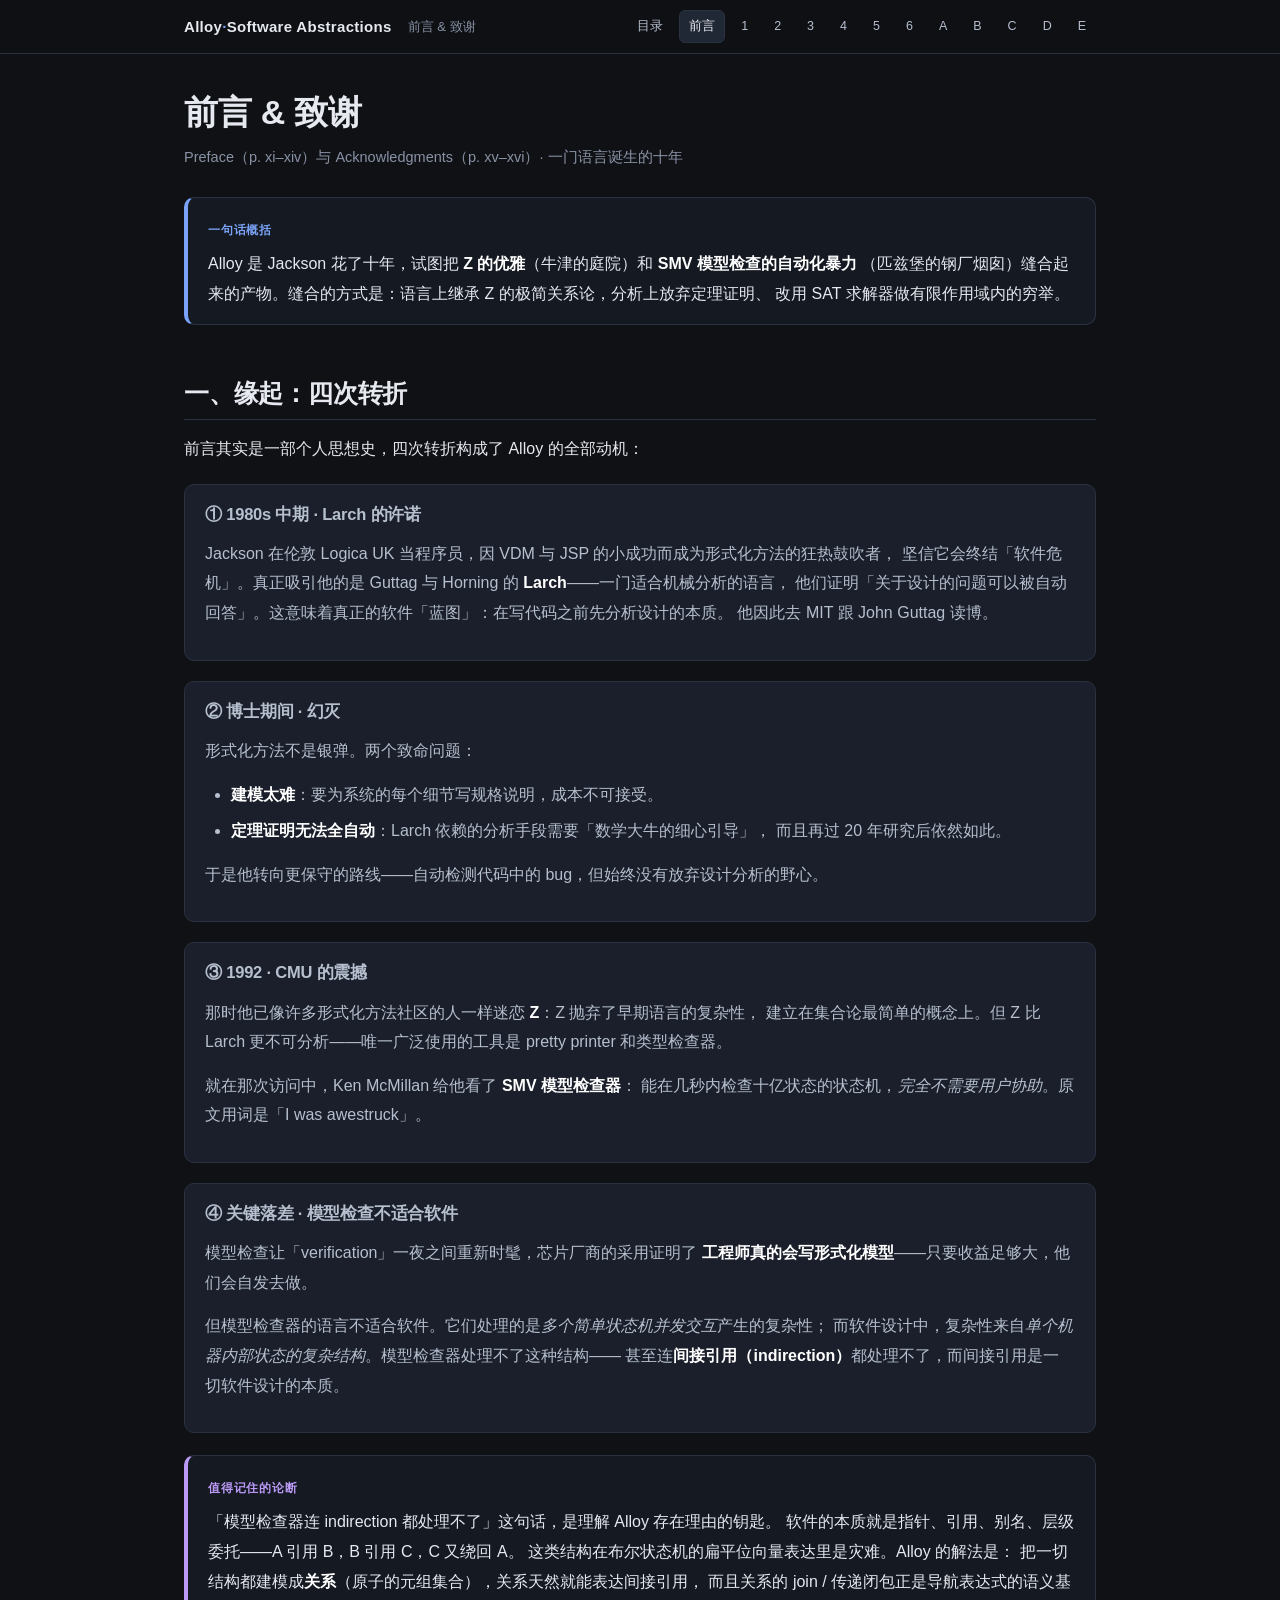
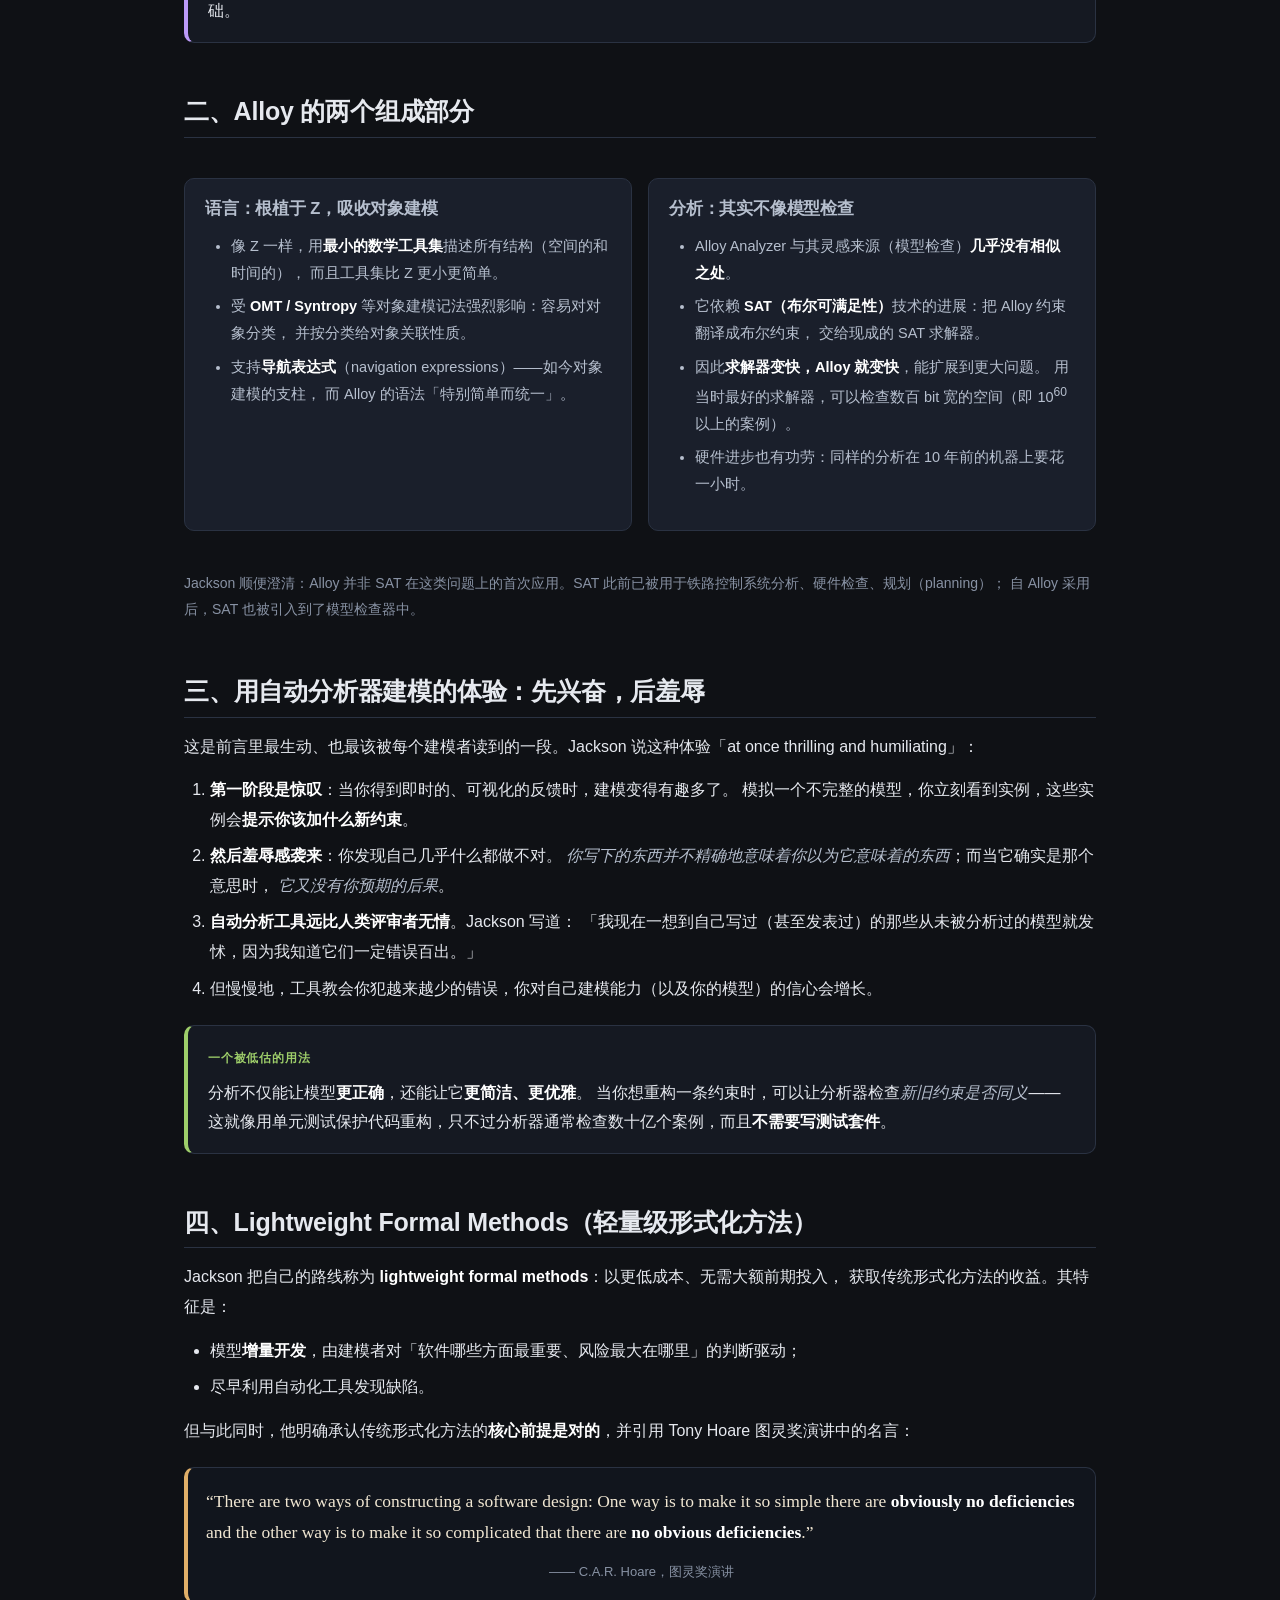
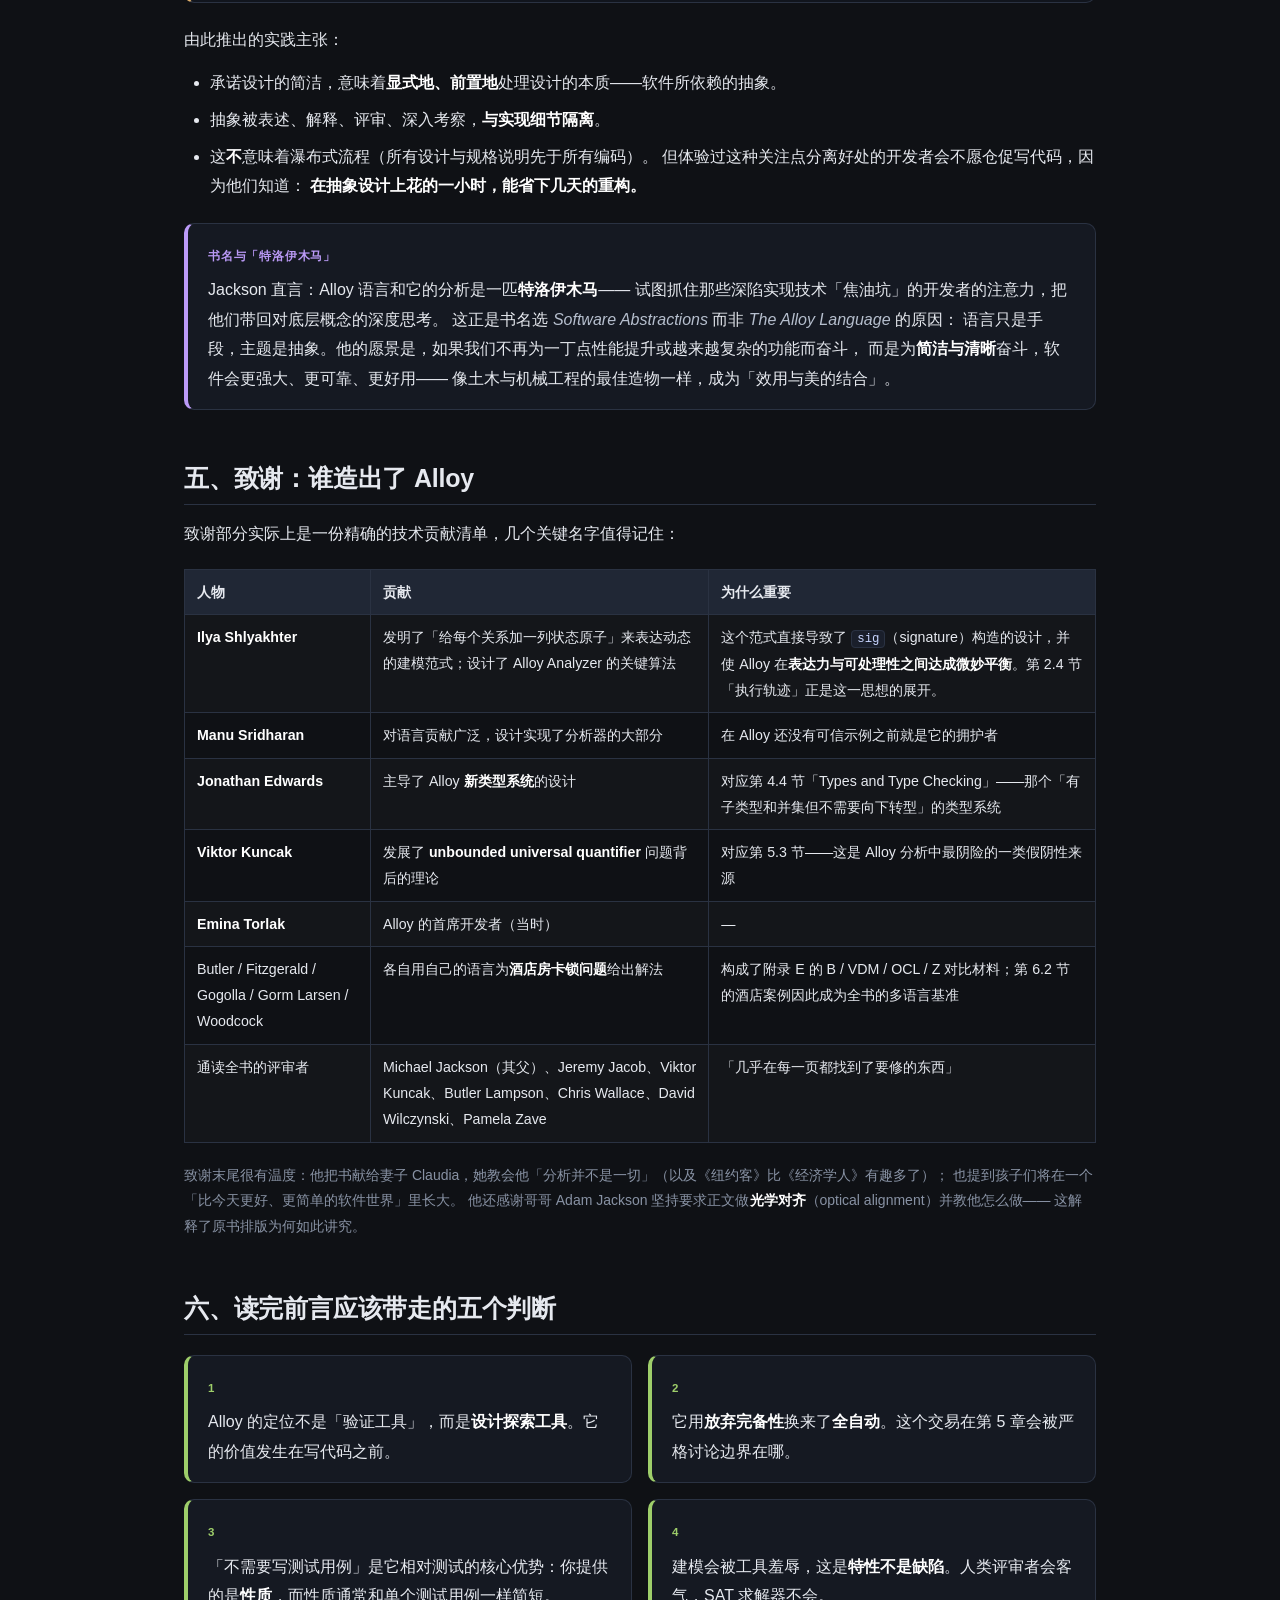
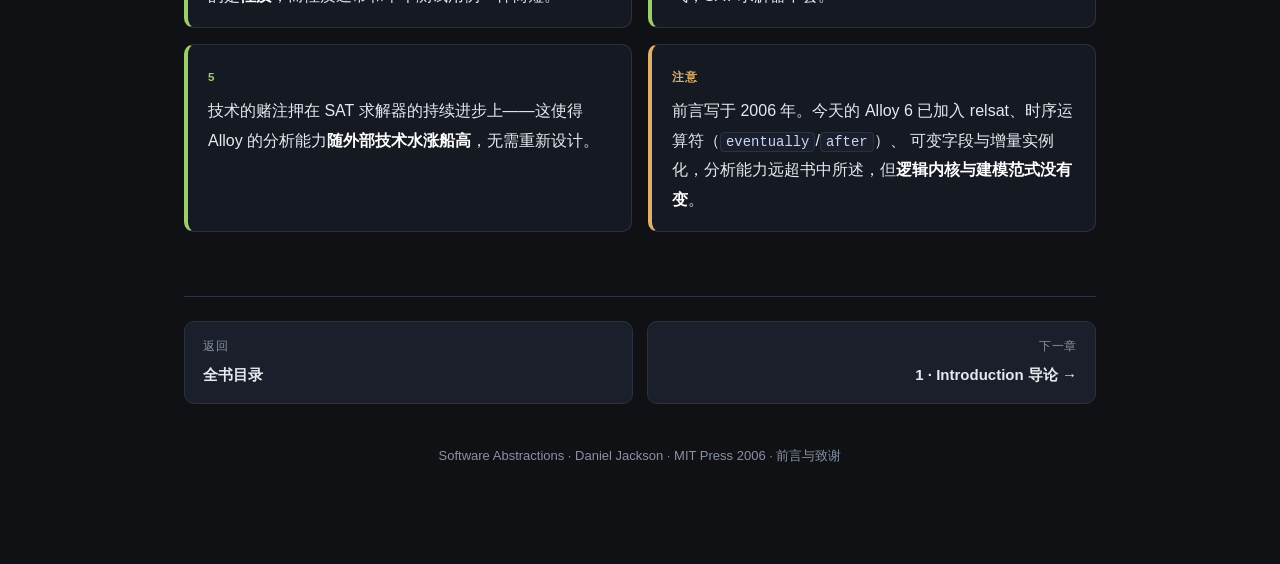
<file: preface.html>
<!DOCTYPE html>
<html lang="zh-CN">
<head>
<meta charset="utf-8">
<meta name="viewport" content="width=device-width,initial-scale=1">
<title>前言 &amp; 致谢 · Software Abstractions 解读</title>
<link rel="stylesheet" href="style.css">
</head>
<body>
<div class="topbar"><div class="topbar-in">
  <div class="brand">Alloy<span>·</span>Software Abstractions</div>
  <div class="crumb">前言 &amp; 致谢</div>
  <nav class="navlinks">
    <a href="index.html">目录</a>
    <a href="preface.html" class="on">前言</a>
    <a href="ch1.html">1</a><a href="ch2.html">2</a><a href="ch3.html">3</a>
    <a href="ch4.html">4</a><a href="ch5.html">5</a><a href="ch6.html">6</a>
    <a href="appA.html">A</a><a href="appB.html">B</a><a href="appC.html">C</a>
    <a href="appD.html">D</a><a href="appE.html">E</a>
  </nav>
</div></div>

<div class="wrap">
<h1>前言 &amp; 致谢</h1>
<p class="sub">Preface（p. xi–xiv）与 Acknowledgments（p. xv–xvi）· 一门语言诞生的十年</p>

<div class="callout">
  <span class="tag">一句话概括</span>
  <p>Alloy 是 Jackson 花了十年，试图把 <strong>Z 的优雅</strong>（牛津的庭院）和 <strong>SMV 模型检查的自动化暴力</strong>
  （匹兹堡的钢厂烟囱）缝合起来的产物。缝合的方式是：语言上继承 Z 的极简关系论，分析上放弃定理证明、
  改用 SAT 求解器做有限作用域内的穷举。</p>
</div>

<h2 id="story">一、缘起：四次转折</h2>
<p>前言其实是一部个人思想史，四次转折构成了 Alloy 的全部动机：</p>

<div class="card">
  <h4>① 1980s 中期 · Larch 的许诺</h4>
  <p style="color:var(--ink-soft)">Jackson 在伦敦 Logica UK 当程序员，因 VDM 与 JSP 的小成功而成为形式化方法的狂热鼓吹者，
  坚信它会终结「软件危机」。真正吸引他的是 Guttag 与 Horning 的 <strong>Larch</strong>——一门适合机械分析的语言，
  他们证明「关于设计的问题可以被自动回答」。这意味着真正的软件「蓝图」：在写代码之前先分析设计的本质。
  他因此去 MIT 跟 John Guttag 读博。</p>
</div>

<div class="card">
  <h4>② 博士期间 · 幻灭</h4>
  <p style="color:var(--ink-soft)">形式化方法不是银弹。两个致命问题：</p>
  <ul style="color:var(--ink-soft)">
    <li><strong>建模太难</strong>：要为系统的每个细节写规格说明，成本不可接受。</li>
    <li><strong>定理证明无法全自动</strong>：Larch 依赖的分析手段需要「数学大牛的细心引导」，
      而且再过 20 年研究后依然如此。</li>
  </ul>
  <p style="color:var(--ink-soft)">于是他转向更保守的路线——自动检测代码中的 bug，但始终没有放弃设计分析的野心。</p>
</div>

<div class="card">
  <h4>③ 1992 · CMU 的震撼</h4>
  <p style="color:var(--ink-soft)">那时他已像许多形式化方法社区的人一样迷恋 <strong>Z</strong>：Z 抛弃了早期语言的复杂性，
  建立在集合论最简单的概念上。但 Z 比 Larch 更不可分析——唯一广泛使用的工具是 pretty printer 和类型检查器。</p>
  <p style="color:var(--ink-soft)">就在那次访问中，Ken McMillan 给他看了 <strong>SMV 模型检查器</strong>：
  能在几秒内检查十亿状态的状态机，<em>完全不需要用户协助</em>。原文用词是「I was awestruck」。</p>
</div>

<div class="card">
  <h4>④ 关键落差 · 模型检查不适合软件</h4>
  <p style="color:var(--ink-soft)">模型检查让「verification」一夜之间重新时髦，芯片厂商的采用证明了
  <strong>工程师真的会写形式化模型</strong>——只要收益足够大，他们会自发去做。</p>
  <p style="color:var(--ink-soft)">但模型检查器的语言不适合软件。它们处理的是<em>多个简单状态机并发交互</em>产生的复杂性；
  而软件设计中，复杂性来自<em>单个机器内部状态的复杂结构</em>。模型检查器处理不了这种结构——
  甚至连<strong>间接引用（indirection）</strong>都处理不了，而间接引用是一切软件设计的本质。</p>
</div>

<div class="callout idea">
  <span class="tag">值得记住的论断</span>
  <p>「模型检查器连 indirection 都处理不了」这句话，是理解 Alloy 存在理由的钥匙。
  软件的本质就是指针、引用、别名、层级委托——A 引用 B，B 引用 C，C 又绕回 A。
  这类结构在布尔状态机的扁平位向量表达里是灾难。Alloy 的解法是：
  把一切结构都建模成<strong>关系</strong>（原子的元组集合），关系天然就能表达间接引用，
  而且关系的 join / 传递闭包正是导航表达式的语义基础。</p>
</div>

<h2 id="design">二、Alloy 的两个组成部分</h2>
<div class="grid c2">
  <div class="card">
    <h4>语言：根植于 Z，吸收对象建模</h4>
    <ul style="font-size:14.5px;color:var(--ink-soft)">
      <li>像 Z 一样，用<strong>最小的数学工具集</strong>描述所有结构（空间的和时间的），
        而且工具集比 Z 更小更简单。</li>
      <li>受 <strong>OMT / Syntropy</strong> 等对象建模记法强烈影响：容易对对象分类，
        并按分类给对象关联性质。</li>
      <li>支持<strong>导航表达式</strong>（navigation expressions）——如今对象建模的支柱，
        而 Alloy 的语法「特别简单而统一」。</li>
    </ul>
  </div>
  <div class="card">
    <h4>分析：其实不像模型检查</h4>
    <ul style="font-size:14.5px;color:var(--ink-soft)">
      <li>Alloy Analyzer 与其灵感来源（模型检查）<strong>几乎没有相似之处</strong>。</li>
      <li>它依赖 <strong>SAT（布尔可满足性）</strong>技术的进展：把 Alloy 约束翻译成布尔约束，
        交给现成的 SAT 求解器。</li>
      <li>因此<strong>求解器变快，Alloy 就变快</strong>，能扩展到更大问题。
        用当时最好的求解器，可以检查数百 bit 宽的空间（即 10<sup>60</sup> 以上的案例）。</li>
      <li>硬件进步也有功劳：同样的分析在 10 年前的机器上要花一小时。</li>
    </ul>
  </div>
</div>
<p style="color:var(--ink-dim);font-size:14px">
  Jackson 顺便澄清：Alloy 并非 SAT 在这类问题上的首次应用。SAT 此前已被用于铁路控制系统分析、硬件检查、规划（planning）；
  自 Alloy 采用后，SAT 也被引入到了模型检查器中。
</p>

<h2 id="exp">三、用自动分析器建模的体验：先兴奋，后羞辱</h2>
<p>这是前言里最生动、也最该被每个建模者读到的一段。Jackson 说这种体验「at once thrilling and humiliating」：</p>
<ol>
  <li><strong>第一阶段是惊叹</strong>：当你得到即时的、可视化的反馈时，建模变得有趣多了。
    模拟一个不完整的模型，你立刻看到实例，这些实例会<strong>提示你该加什么新约束</strong>。</li>
  <li><strong>然后羞辱感袭来</strong>：你发现自己几乎什么都做不对。
    <em>你写下的东西并不精确地意味着你以为它意味着的东西</em>；而当它确实是那个意思时，
    <em>它又没有你预期的后果</em>。</li>
  <li><strong>自动分析工具远比人类评审者无情</strong>。Jackson 写道：
    「我现在一想到自己写过（甚至发表过）的那些从未被分析过的模型就发怵，因为我知道它们一定错误百出。」</li>
  <li>但慢慢地，工具教会你犯越来越少的错误，你对自己建模能力（以及你的模型）的信心会增长。</li>
</ol>

<div class="callout key">
  <span class="tag">一个被低估的用法</span>
  <p>分析不仅能让模型<strong>更正确</strong>，还能让它<strong>更简洁、更优雅</strong>。
  当你想重构一条约束时，可以让分析器检查<em>新旧约束是否同义</em>——
  这就像用单元测试保护代码重构，只不过分析器通常检查数十亿个案例，而且<strong>不需要写测试套件</strong>。</p>
</div>

<h2 id="lfm">四、Lightweight Formal Methods（轻量级形式化方法）</h2>
<p>Jackson 把自己的路线称为 <strong>lightweight formal methods</strong>：以更低成本、无需大额前期投入，
获取传统形式化方法的收益。其特征是：</p>
<ul>
  <li>模型<strong>增量开发</strong>，由建模者对「软件哪些方面最重要、风险最大在哪里」的判断驱动；</li>
  <li>尽早利用自动化工具发现缺陷。</li>
</ul>
<p>但与此同时，他明确承认传统形式化方法的<strong>核心前提是对的</strong>，并引用 Tony Hoare 图灵奖演讲中的名言：</p>
<div class="fig" style="border-left:4px solid var(--warn)">
  <p style="font-family:var(--serif);font-size:17.5px;line-height:1.75;margin:0;color:#f0e6d2">
    “There are two ways of constructing a software design: One way is to make it so simple
    there are <strong>obviously no deficiencies</strong> and the other way is to make it so complicated
    that there are <strong>no obvious deficiencies</strong>.”
  </p>
  <div class="cap">—— C.A.R. Hoare，图灵奖演讲</div>
</div>
<p>由此推出的实践主张：</p>
<ul>
  <li>承诺设计的简洁，意味着<strong>显式地、前置地</strong>处理设计的本质——软件所依赖的抽象。</li>
  <li>抽象被表述、解释、评审、深入考察，<strong>与实现细节隔离</strong>。</li>
  <li>这<strong>不</strong>意味着瀑布式流程（所有设计与规格说明先于所有编码）。
    但体验过这种关注点分离好处的开发者会不愿仓促写代码，因为他们知道：
    <strong>在抽象设计上花的一小时，能省下几天的重构。</strong></li>
</ul>

<div class="callout idea">
  <span class="tag">书名与「特洛伊木马」</span>
  <p>Jackson 直言：Alloy 语言和它的分析是一匹<strong>特洛伊木马</strong>——
  试图抓住那些深陷实现技术「焦油坑」的开发者的注意力，把他们带回对底层概念的深度思考。
  这正是书名选 <em>Software Abstractions</em> 而非 <em>The Alloy Language</em> 的原因：
  语言只是手段，主题是抽象。他的愿景是，如果我们不再为一丁点性能提升或越来越复杂的功能而奋斗，
  而是为<strong>简洁与清晰</strong>奋斗，软件会更强大、更可靠、更好用——
  像土木与机械工程的最佳造物一样，成为「效用与美的结合」。</p>
</div>

<h2 id="ack">五、致谢：谁造出了 Alloy</h2>
<p>致谢部分实际上是一份精确的技术贡献清单，几个关键名字值得记住：</p>
<table>
  <thead><tr><th>人物</th><th>贡献</th><th>为什么重要</th></tr></thead>
  <tbody>
    <tr>
      <td><strong>Ilya Shlyakhter</strong></td>
      <td>发明了「给每个关系加一列状态原子」来表达动态的建模范式；设计了 Alloy Analyzer 的关键算法</td>
      <td>这个范式直接导致了 <code>sig</code>（signature）构造的设计，并使 Alloy 在<strong>表达力与可处理性之间达成微妙平衡</strong>。第 2.4 节「执行轨迹」正是这一思想的展开。</td>
    </tr>
    <tr>
      <td><strong>Manu Sridharan</strong></td>
      <td>对语言贡献广泛，设计实现了分析器的大部分</td>
      <td>在 Alloy 还没有可信示例之前就是它的拥护者</td>
    </tr>
    <tr>
      <td><strong>Jonathan Edwards</strong></td>
      <td>主导了 Alloy <strong>新类型系统</strong>的设计</td>
      <td>对应第 4.4 节「Types and Type Checking」——那个「有子类型和并集但不需要向下转型」的类型系统</td>
    </tr>
    <tr>
      <td><strong>Viktor Kuncak</strong></td>
      <td>发展了 <strong>unbounded universal quantifier</strong> 问题背后的理论</td>
      <td>对应第 5.3 节——这是 Alloy 分析中最阴险的一类假阴性来源</td>
    </tr>
    <tr>
      <td><strong>Emina Torlak</strong></td>
      <td>Alloy 的首席开发者（当时）</td>
      <td>—</td>
    </tr>
    <tr>
      <td>Butler / Fitzgerald / Gogolla / Gorm Larsen / Woodcock</td>
      <td>各自用自己的语言为<strong>酒店房卡锁问题</strong>给出解法</td>
      <td>构成了附录 E 的 B / VDM / OCL / Z 对比材料；第 6.2 节的酒店案例因此成为全书的多语言基准</td>
    </tr>
    <tr>
      <td>通读全书的评审者</td>
      <td>Michael Jackson（其父）、Jeremy Jacob、Viktor Kuncak、Butler Lampson、Chris Wallace、David Wilczynski、Pamela Zave</td>
      <td>「几乎在每一页都找到了要修的东西」</td>
    </tr>
  </tbody>
</table>
<p style="color:var(--ink-dim);font-size:14px">
  致谢末尾很有温度：他把书献给妻子 Claudia，她教会他「分析并不是一切」（以及《纽约客》比《经济学人》有趣多了）；
  也提到孩子们将在一个「比今天更好、更简单的软件世界」里长大。
  他还感谢哥哥 Adam Jackson 坚持要求正文做<strong>光学对齐</strong>（optical alignment）并教他怎么做——
  这解释了原书排版为何如此讲究。
</p>

<h2 id="take">六、读完前言应该带走的五个判断</h2>
<div class="grid c2">
  <div class="callout key" style="margin:0">
    <span class="tag">1</span>
    <p>Alloy 的定位不是「验证工具」，而是<strong>设计探索工具</strong>。它的价值发生在写代码之前。</p>
  </div>
  <div class="callout key" style="margin:0">
    <span class="tag">2</span>
    <p>它用<strong>放弃完备性</strong>换来了<strong>全自动</strong>。这个交易在第 5 章会被严格讨论边界在哪。</p>
  </div>
  <div class="callout key" style="margin:0">
    <span class="tag">3</span>
    <p>「不需要写测试用例」是它相对测试的核心优势：你提供的是<strong>性质</strong>，而性质通常和单个测试用例一样简短。</p>
  </div>
  <div class="callout key" style="margin:0">
    <span class="tag">4</span>
    <p>建模会被工具羞辱，这是<strong>特性不是缺陷</strong>。人类评审者会客气，SAT 求解器不会。</p>
  </div>
  <div class="callout key" style="margin:0">
    <span class="tag">5</span>
    <p>技术的赌注押在 SAT 求解器的持续进步上——这使得 Alloy 的分析能力<strong>随外部技术水涨船高</strong>，无需重新设计。</p>
  </div>
  <div class="callout warn" style="margin:0">
    <span class="tag">注意</span>
    <p>前言写于 2006 年。今天的 Alloy 6 已加入 relsat、时序运算符（<code>eventually</code>/<code>after</code>）、
    可变字段与增量实例化，分析能力远超书中所述，但<strong>逻辑内核与建模范式没有变</strong>。</p>
  </div>
</div>

<div class="pager">
  <a href="index.html"><div class="d">返回</div><div class="n">全书目录</div></a>
  <a href="ch1.html" class="next"><div class="d">下一章</div><div class="n">1 · Introduction 导论 →</div></a>
</div>
<div class="foot">Software Abstractions · Daniel Jackson · MIT Press 2006 · 前言与致谢</div>
</div>
</body>
</html>
</file>
<file: style.css>
/* ===== Alloy Book 静态站 · 共享样式 ===== */
:root{
  --bg:#0f1115;
  --bg-soft:#151922;
  --panel:#1a1f2b;
  --panel-2:#202735;
  --line:#2a3242;
  --ink:#e6e9ef;
  --ink-soft:#b6bfce;
  --ink-dim:#8892a4;
  --accent:#7aa2f7;
  --accent-2:#9ece6a;
  --warn:#e0af68;
  --danger:#f7768e;
  --violet:#bb9af7;
  --mono:"SFMono-Regular",Consolas,"Liberation Mono",Menlo,monospace;
  --serif:"Iowan Old Style","Palatino Linotype",Palatino,"Songti SC","Noto Serif CJK SC",Georgia,serif;
  --sans:-apple-system,BlinkMacSystemFont,"Segoe UI","PingFang SC","Hiragino Sans GB","Microsoft YaHei",sans-serif;
  --maxw:960px;
}
*{box-sizing:border-box}
html{scroll-behavior:smooth}
body{
  margin:0;background:var(--bg);color:var(--ink);
  font-family:var(--sans);font-size:16px;line-height:1.85;
  -webkit-font-smoothing:antialiased;
}
a{color:var(--accent);text-decoration:none}
a:hover{text-decoration:underline}

/* ---- 布局 ---- */
.wrap{max-width:var(--maxw);margin:0 auto;padding:0 24px 96px}
.topbar{
  position:sticky;top:0;z-index:50;
  background:rgba(15,17,21,.92);backdrop-filter:blur(8px);
  border-bottom:1px solid var(--line);
}
.topbar-in{max-width:var(--maxw);margin:0 auto;padding:10px 24px;display:flex;align-items:center;gap:16px;flex-wrap:wrap}
.brand{font-weight:700;letter-spacing:.3px;color:var(--ink);font-size:15px}
.brand span{color:var(--accent)}
.crumb{color:var(--ink-dim);font-size:13px}
.navlinks{margin-left:auto;display:flex;gap:6px;flex-wrap:wrap}
.navlinks a{
  font-size:12.5px;color:var(--ink-soft);padding:4px 9px;border-radius:6px;
  border:1px solid transparent;
}
.navlinks a:hover{background:var(--panel);border-color:var(--line);text-decoration:none}
.navlinks a.on{background:var(--panel-2);border-color:var(--line);color:var(--ink)}

/* ---- 标题 ---- */
h1,h2,h3,h4{line-height:1.35;font-weight:700;letter-spacing:-.2px}
h1{font-size:34px;margin:36px 0 8px}
h2{font-size:25px;margin:52px 0 14px;padding-bottom:8px;border-bottom:1px solid var(--line)}
h3{font-size:19.5px;margin:36px 0 10px;color:#dfe6f3}
h4{font-size:16.5px;margin:26px 0 8px;color:var(--ink-soft)}
.sub{color:var(--ink-dim);font-size:14.5px;margin:0 0 26px}
h2 .num,h3 .num{color:var(--accent);font-family:var(--mono);font-size:.78em;margin-right:10px}

/* ---- 正文块 ---- */
p{margin:14px 0}
ul,ol{margin:14px 0;padding-left:26px}
li{margin:7px 0}
strong{color:#fff}
em{color:var(--ink-soft)}
code{font-family:var(--mono);font-size:.87em;background:var(--panel);border:1px solid var(--line);border-radius:4px;padding:1px 5px;color:#c9d6ff}

/* ---- Alloy 代码块 ---- */
pre{
  background:#11151d;border:1px solid var(--line);border-left:3px solid var(--accent);
  border-radius:8px;padding:14px 16px;overflow-x:auto;margin:16px 0;
  font-family:var(--mono);font-size:13.2px;line-height:1.7;color:#d7e0f0;
}
pre code{background:none;border:none;padding:0;color:inherit;font-size:inherit}
pre .k{color:#bb9af7}      /* 关键字 sig/fact/assert/run/check */
pre .t{color:#7aa2f7}      /* 类型/签名名 */
pre .o{color:#89ddff}      /* 运算符 */
pre .s{color:#9ece6a}      /* 字符串 */
pre .n{color:#ff9e64}      /* 数字 */
pre .c{color:#5c6773;font-style:italic} /* 注释 */

/* ---- 卡片 / 面板 ---- */
.card{
  background:var(--panel);border:1px solid var(--line);border-radius:10px;
  padding:18px 20px;margin:20px 0;
}
.card h4{margin-top:0}
.grid{display:grid;gap:16px;margin:20px 0}
.grid.c2{grid-template-columns:repeat(auto-fit,minmax(300px,1fr))}
.grid.c3{grid-template-columns:repeat(auto-fit,minmax(230px,1fr))}

.callout{
  border-radius:10px;padding:16px 20px;margin:22px 0;border:1px solid var(--line);
  background:var(--bg-soft);border-left:4px solid var(--accent);
}
.callout.key{border-left-color:var(--accent-2)}
.callout.warn{border-left-color:var(--warn)}
.callout.pit{border-left-color:var(--danger)}
.callout.idea{border-left-color:var(--violet)}
.callout .tag{
  display:inline-block;font-size:11.5px;letter-spacing:.8px;text-transform:uppercase;
  font-weight:700;margin-bottom:6px;color:var(--accent);
}
.callout.key .tag{color:var(--accent-2)}
.callout.warn .tag{color:var(--warn)}
.callout.pit .tag{color:var(--danger)}
.callout.idea .tag{color:var(--violet)}
.callout p:first-of-type{margin-top:2px}
.callout p:last-child{margin-bottom:0}

/* Q&A（原书 "But isn't ...?" 问答体） */
.qa{background:var(--bg-soft);border:1px solid var(--line);border-radius:10px;padding:16px 20px;margin:20px 0}
.qa .q{font-weight:700;color:var(--warn);margin-bottom:6px}
.qa .a{color:var(--ink-soft)}
.qa .a p:last-child{margin-bottom:0}

/* ---- 表格 ---- */
table{width:100%;border-collapse:collapse;margin:20px 0;font-size:14.2px}
th,td{border:1px solid var(--line);padding:9px 12px;text-align:left;vertical-align:top}
th{background:var(--panel-2);color:var(--ink);font-weight:700;white-space:nowrap}
tbody tr:nth-child(odd){background:rgba(255,255,255,.018)}
td code{white-space:nowrap}

/* ---- 术语表 ---- */
dl.term{margin:18px 0}
dl.term dt{font-weight:700;color:var(--accent);font-family:var(--mono);font-size:14px;margin-top:14px}
dl.term dd{margin:4px 0 0 0;color:var(--ink-soft);padding-left:0}

/* ---- 图示（纯 CSS 关系图/实例图） ---- */
.fig{
  background:#11151d;border:1px solid var(--line);border-radius:10px;
  padding:18px;margin:22px 0;overflow-x:auto;
}
.fig .cap{color:var(--ink-dim);font-size:13px;margin-top:12px;text-align:center}
.rel{display:flex;flex-wrap:wrap;gap:10px;justify-content:center}
.atom{
  border:1.5px solid var(--accent);border-radius:8px;padding:6px 12px;
  font-family:var(--mono);font-size:12.5px;color:#cfe0ff;background:#161d2a;
}
.atom.b{border-color:var(--accent-2);color:#d5ecc4;background:#161f18}
.atom.c{border-color:var(--warn);color:#f0dcb4;background:#201c15}
.atom.d{border-color:var(--violet);color:#e0d4fb;background:#1b1826}
.tuple{
  display:inline-flex;align-items:center;gap:8px;border:1px dashed var(--line);
  border-radius:8px;padding:5px 10px;background:#141924;font-family:var(--mono);font-size:12.5px;
}
.tuple .arw{color:var(--ink-dim)}

/* ---- 目录（章节内 TOC） ---- */
.toc{background:var(--bg-soft);border:1px solid var(--line);border-radius:10px;padding:16px 22px;margin:26px 0}
.toc .t{font-size:12px;letter-spacing:1px;text-transform:uppercase;color:var(--ink-dim);font-weight:700;margin-bottom:8px}
.toc ol{margin:0;padding-left:20px;columns:2;column-gap:32px}
.toc li{margin:5px 0;font-size:14.5px;break-inside:avoid}
@media(max-width:640px){.toc ol{columns:1}}

/* ---- 首页 ---- */
.hero{padding:56px 0 24px;border-bottom:1px solid var(--line);margin-bottom:34px}
.hero h1{font-size:42px;margin:0 0 10px}
.hero .lead{font-size:17px;color:var(--ink-soft);max-width:760px}
.badges{display:flex;gap:8px;flex-wrap:wrap;margin:18px 0 0}
.badge{
  font-size:12px;padding:4px 10px;border-radius:999px;border:1px solid var(--line);
  background:var(--panel);color:var(--ink-soft)
}
.chlist{list-style:none;padding:0;margin:24px 0;display:grid;gap:12px}
.chlist a{
  display:grid;grid-template-columns:64px 1fr auto;gap:16px;align-items:center;
  background:var(--panel);border:1px solid var(--line);border-radius:12px;
  padding:16px 18px;color:var(--ink);transition:.15s;
}
.chlist a:hover{border-color:var(--accent);background:var(--panel-2);text-decoration:none;transform:translateX(3px)}
.chlist .no{
  font-family:var(--mono);font-size:20px;font-weight:700;color:var(--accent);
  text-align:center;
}
.chlist .ti{font-size:16.5px;font-weight:700}
.chlist .de{font-size:13.5px;color:var(--ink-dim);font-weight:400;margin-top:3px}
.chlist .pg{font-family:var(--mono);font-size:12px;color:var(--ink-dim);white-space:nowrap}

/* ---- 底部翻页 ---- */
.pager{display:flex;gap:14px;margin-top:64px;padding-top:24px;border-top:1px solid var(--line);flex-wrap:wrap}
.pager a{
  flex:1;min-width:220px;background:var(--panel);border:1px solid var(--line);
  border-radius:10px;padding:14px 18px;color:var(--ink);
}
.pager a:hover{border-color:var(--accent);text-decoration:none}
.pager .d{font-size:11.5px;color:var(--ink-dim);letter-spacing:.6px;text-transform:uppercase}
.pager .n{font-size:15px;font-weight:700;margin-top:4px}
.pager a.next{text-align:right}

.foot{color:var(--ink-dim);font-size:13px;margin-top:40px;text-align:center}
hr{border:none;border-top:1px solid var(--line);margin:40px 0}
.kbd{font-family:var(--mono);font-size:12.5px;background:var(--panel-2);border:1px solid var(--line);border-radius:5px;padding:1px 6px;color:#cfe0ff}
</file>
